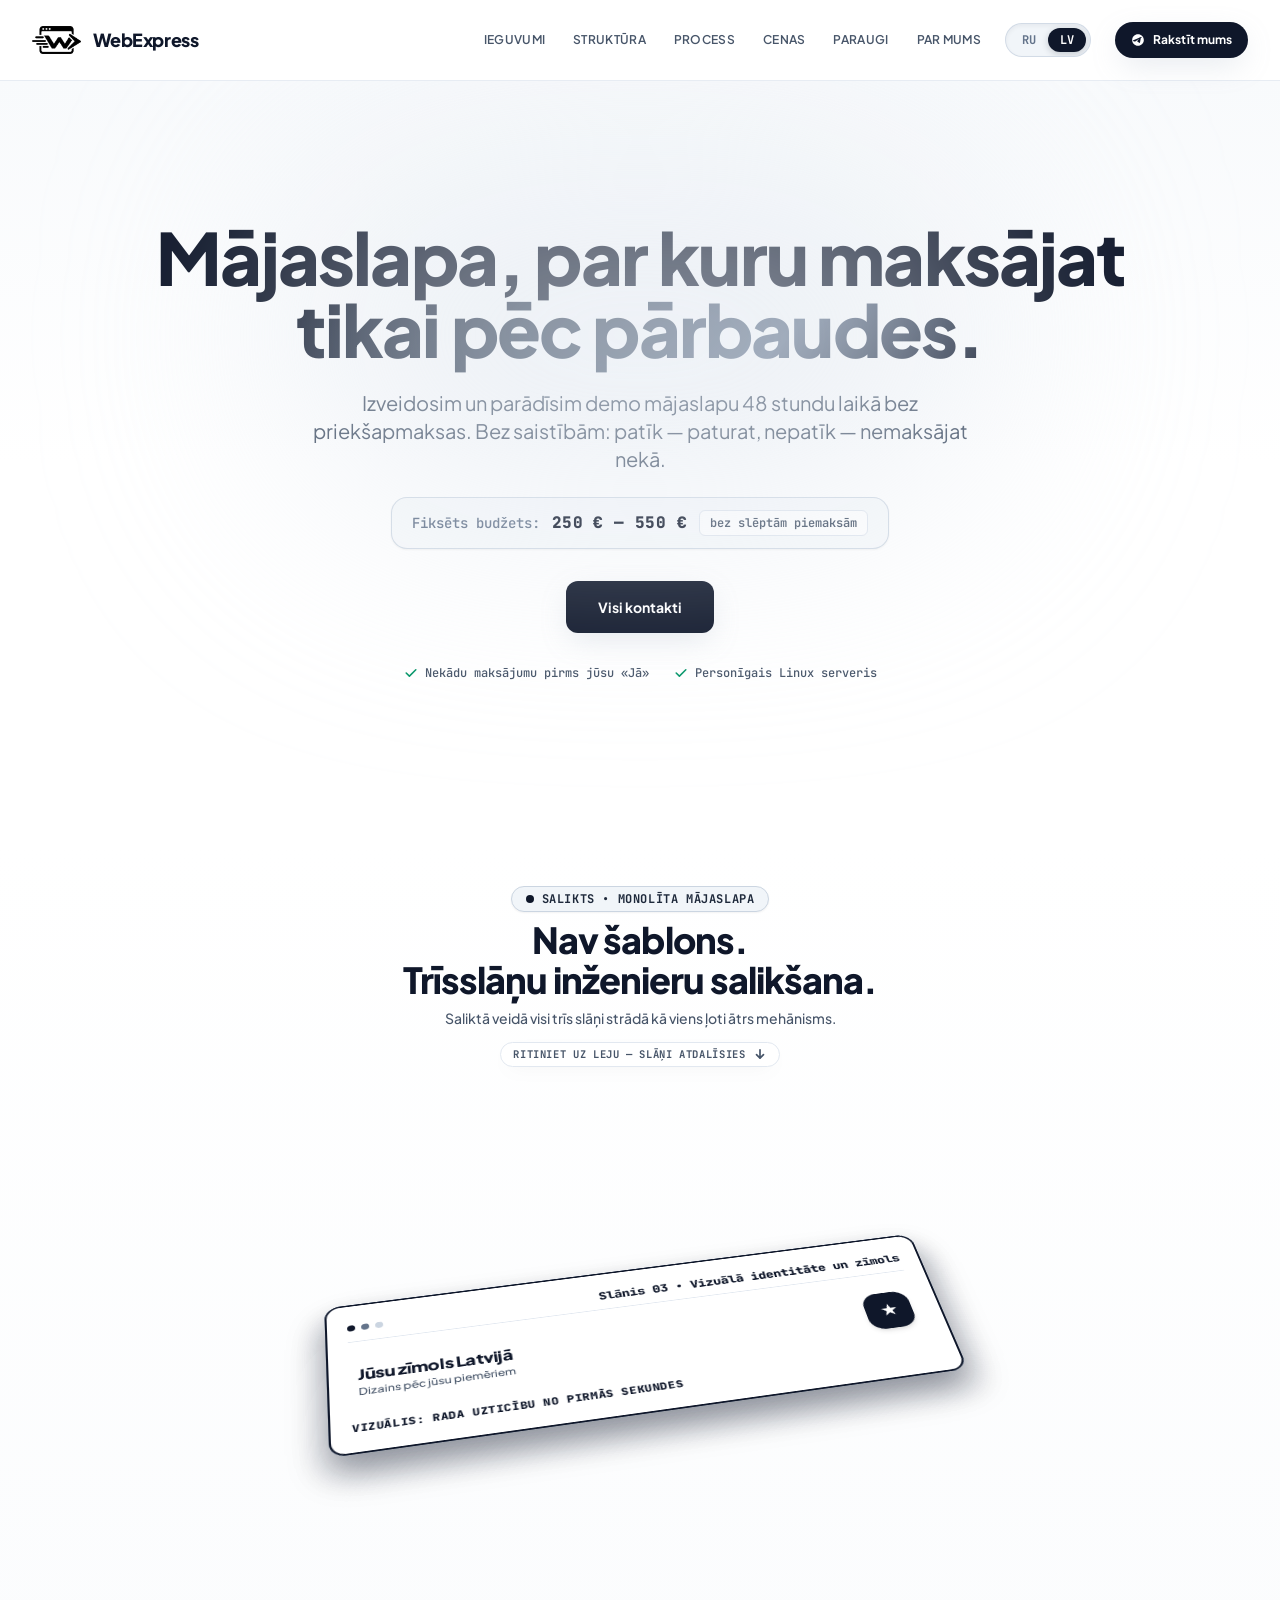
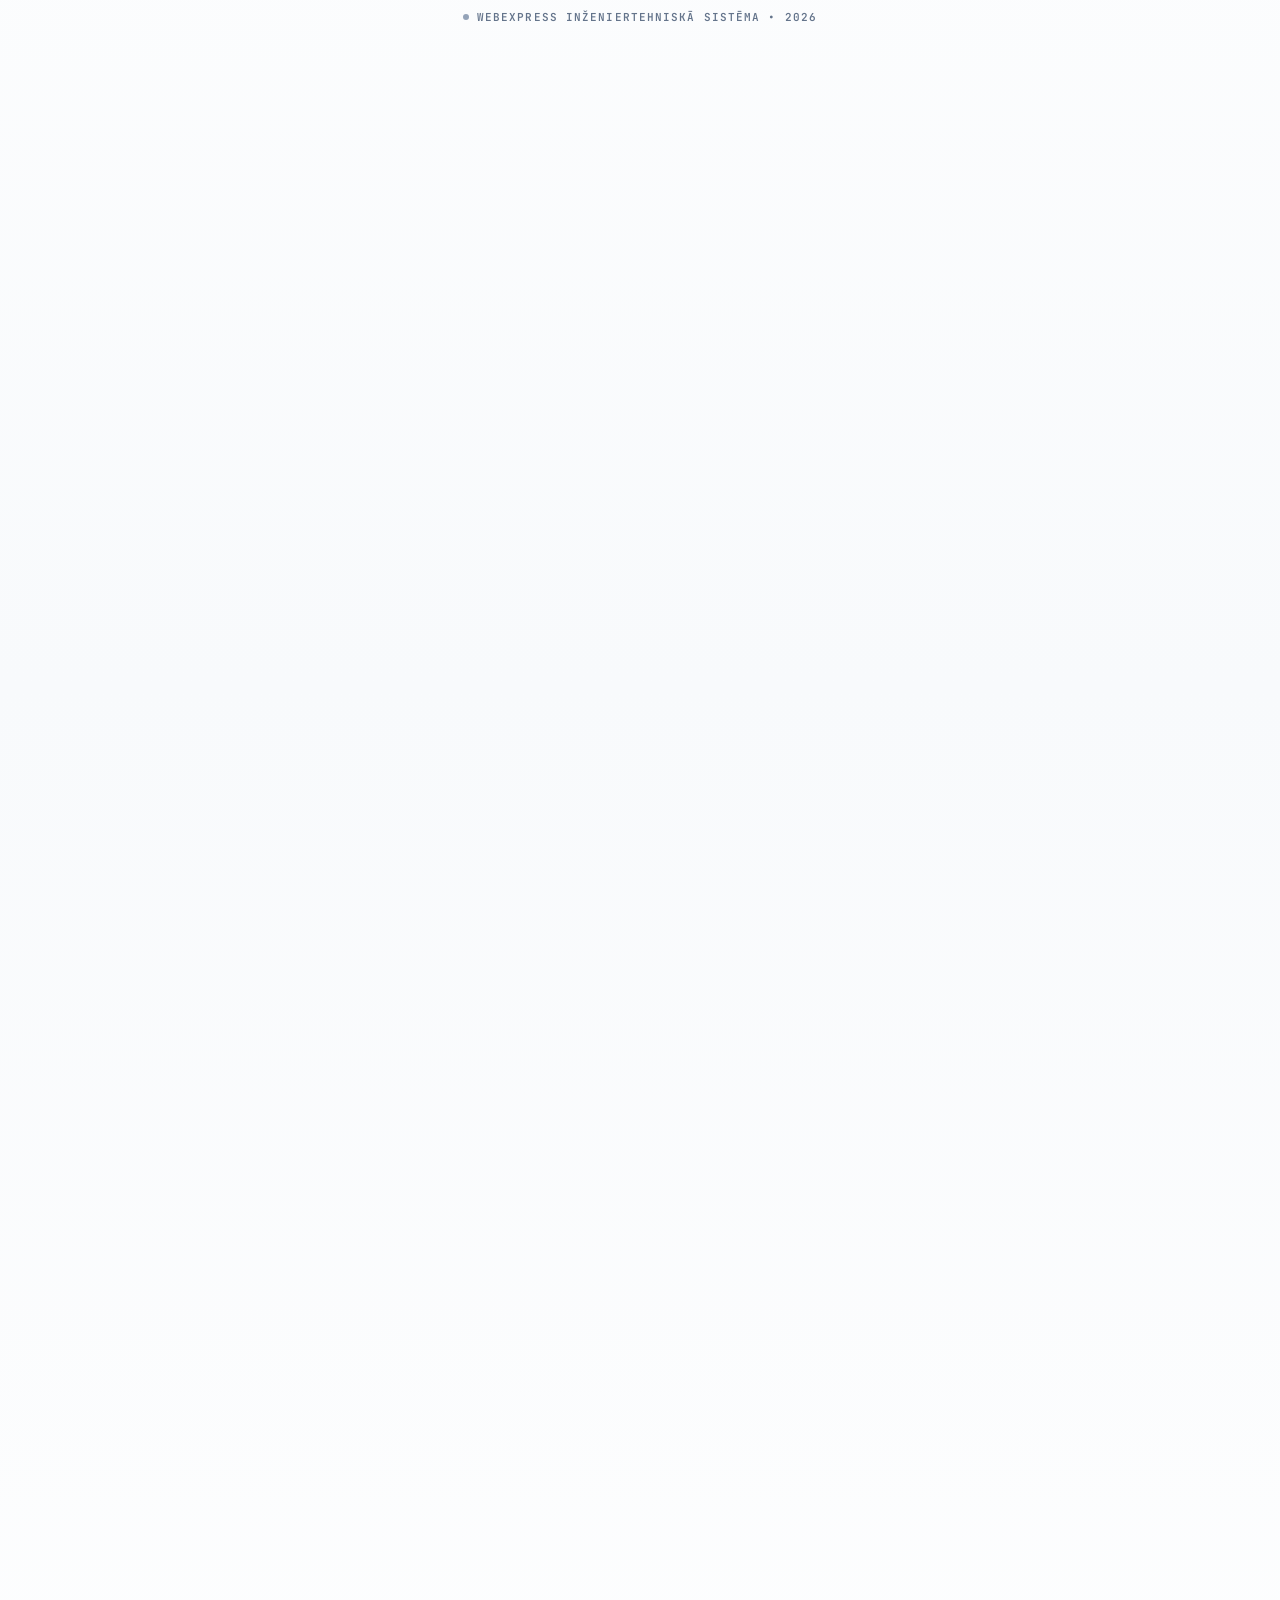
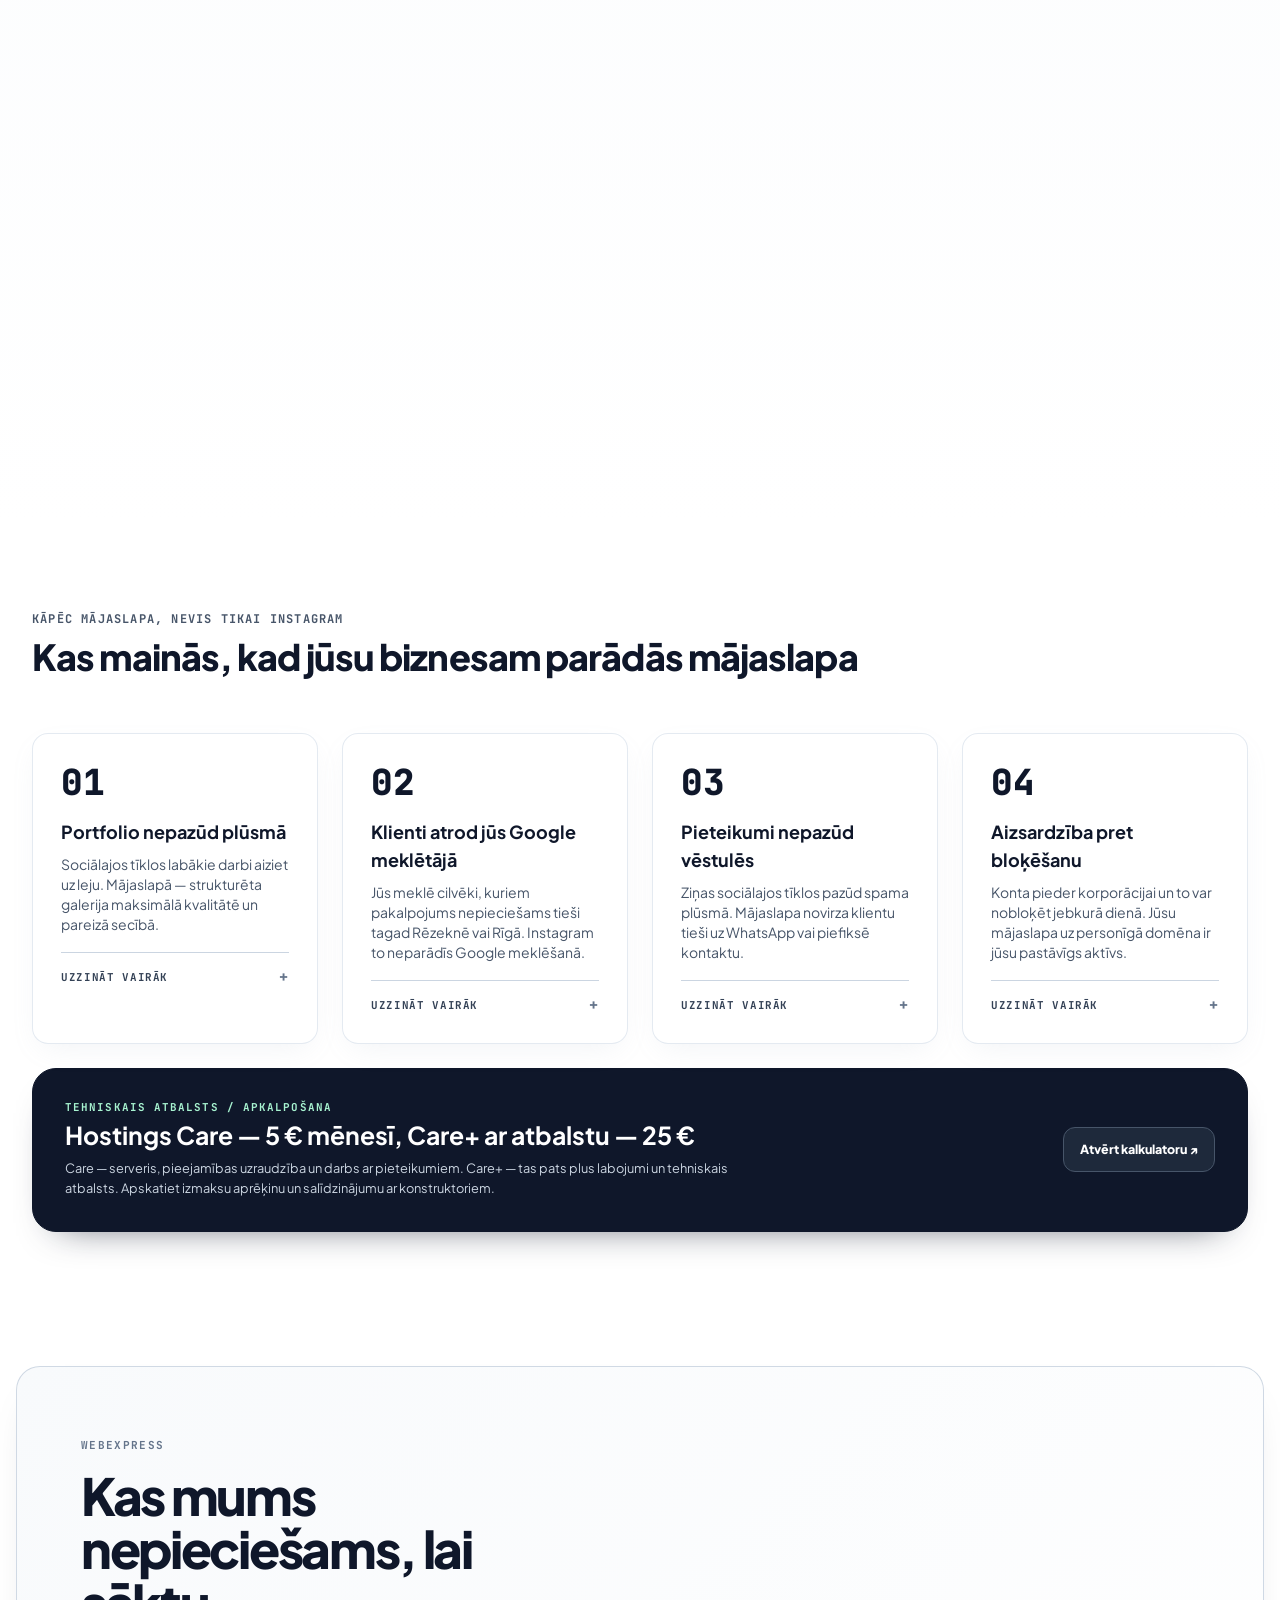
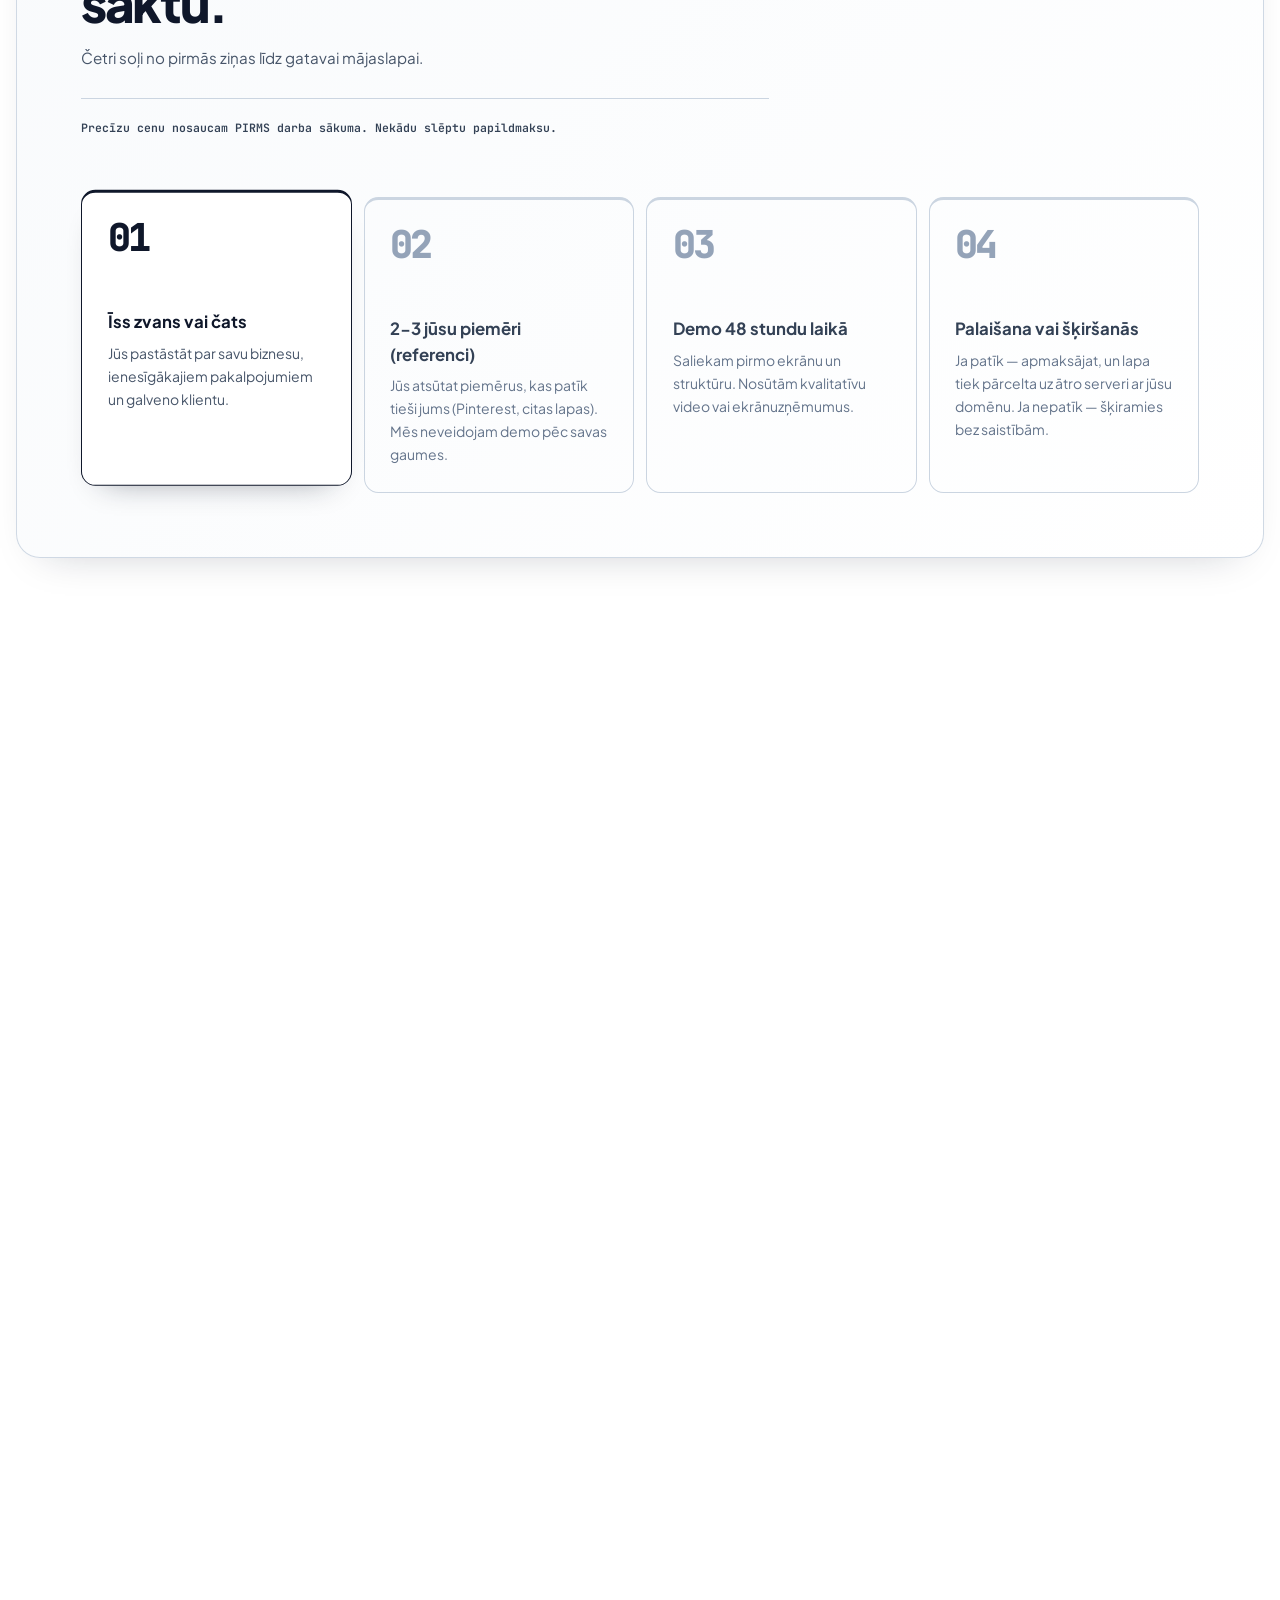
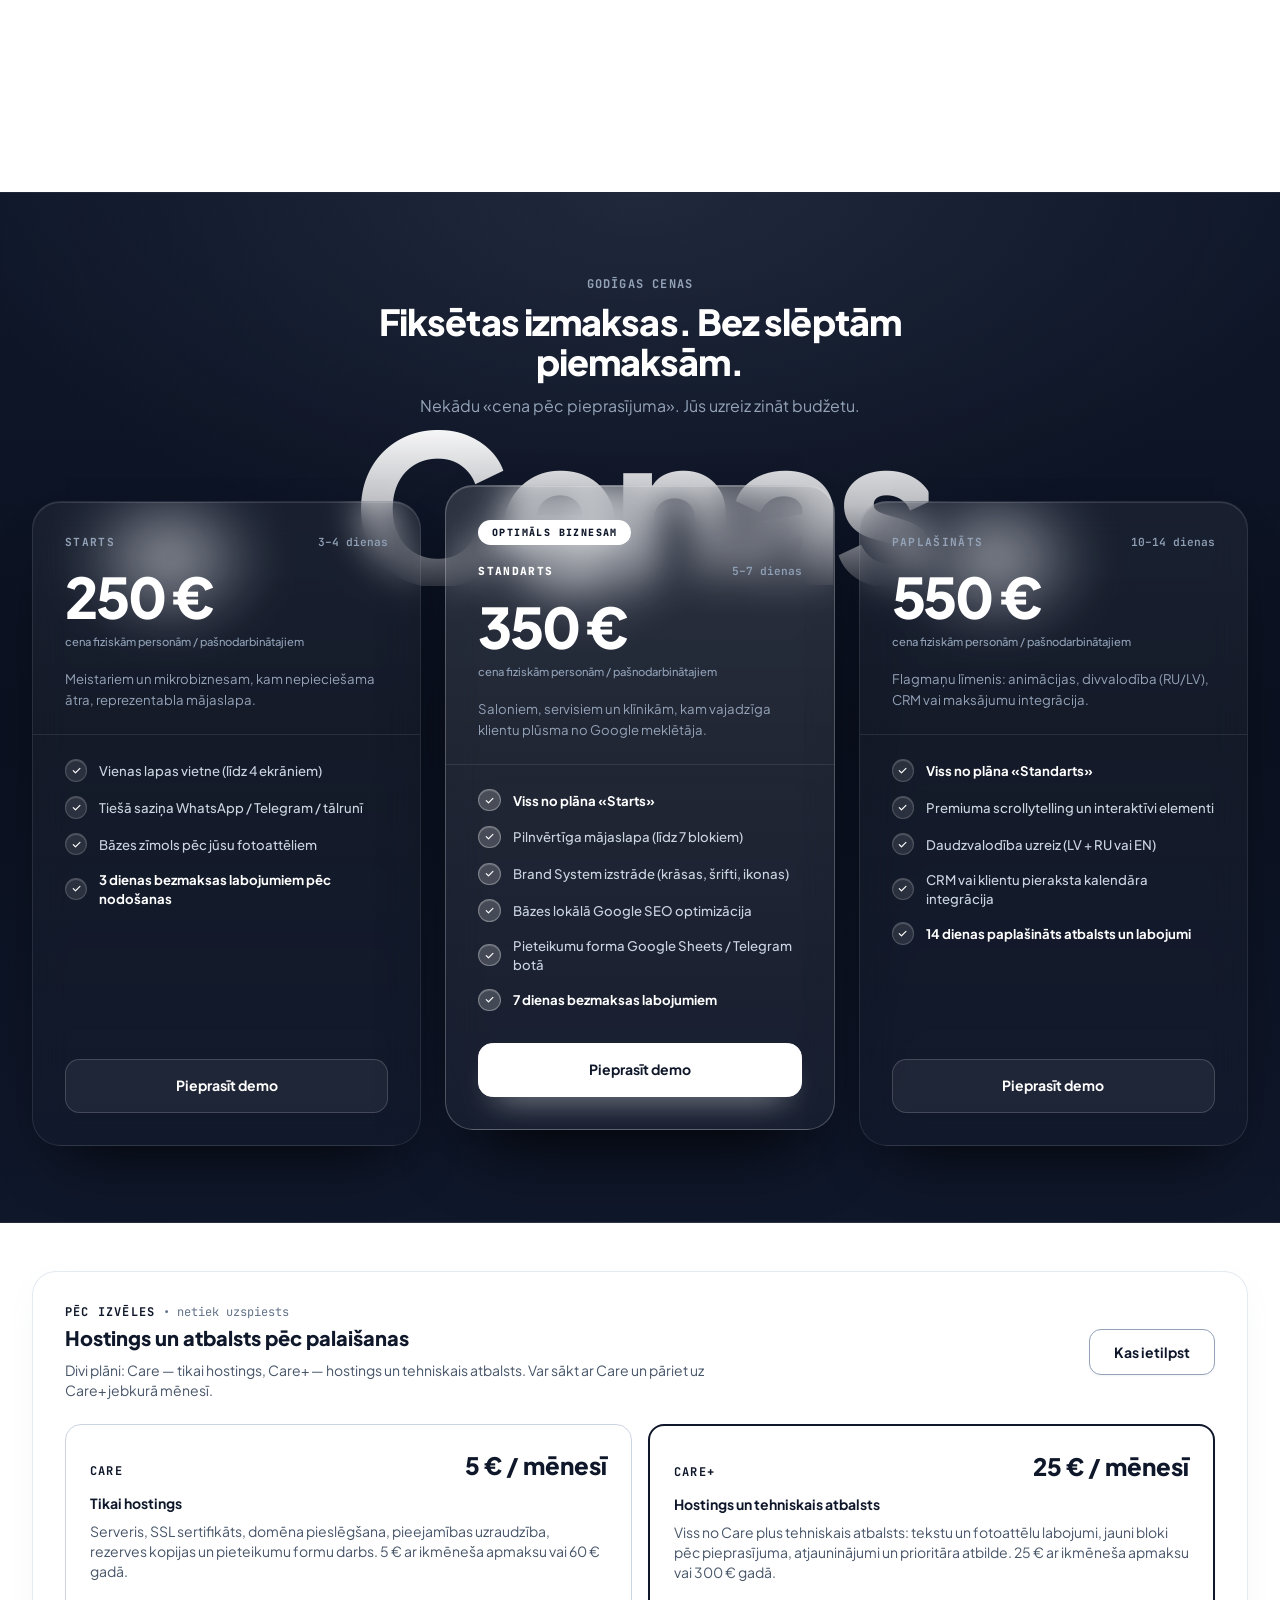
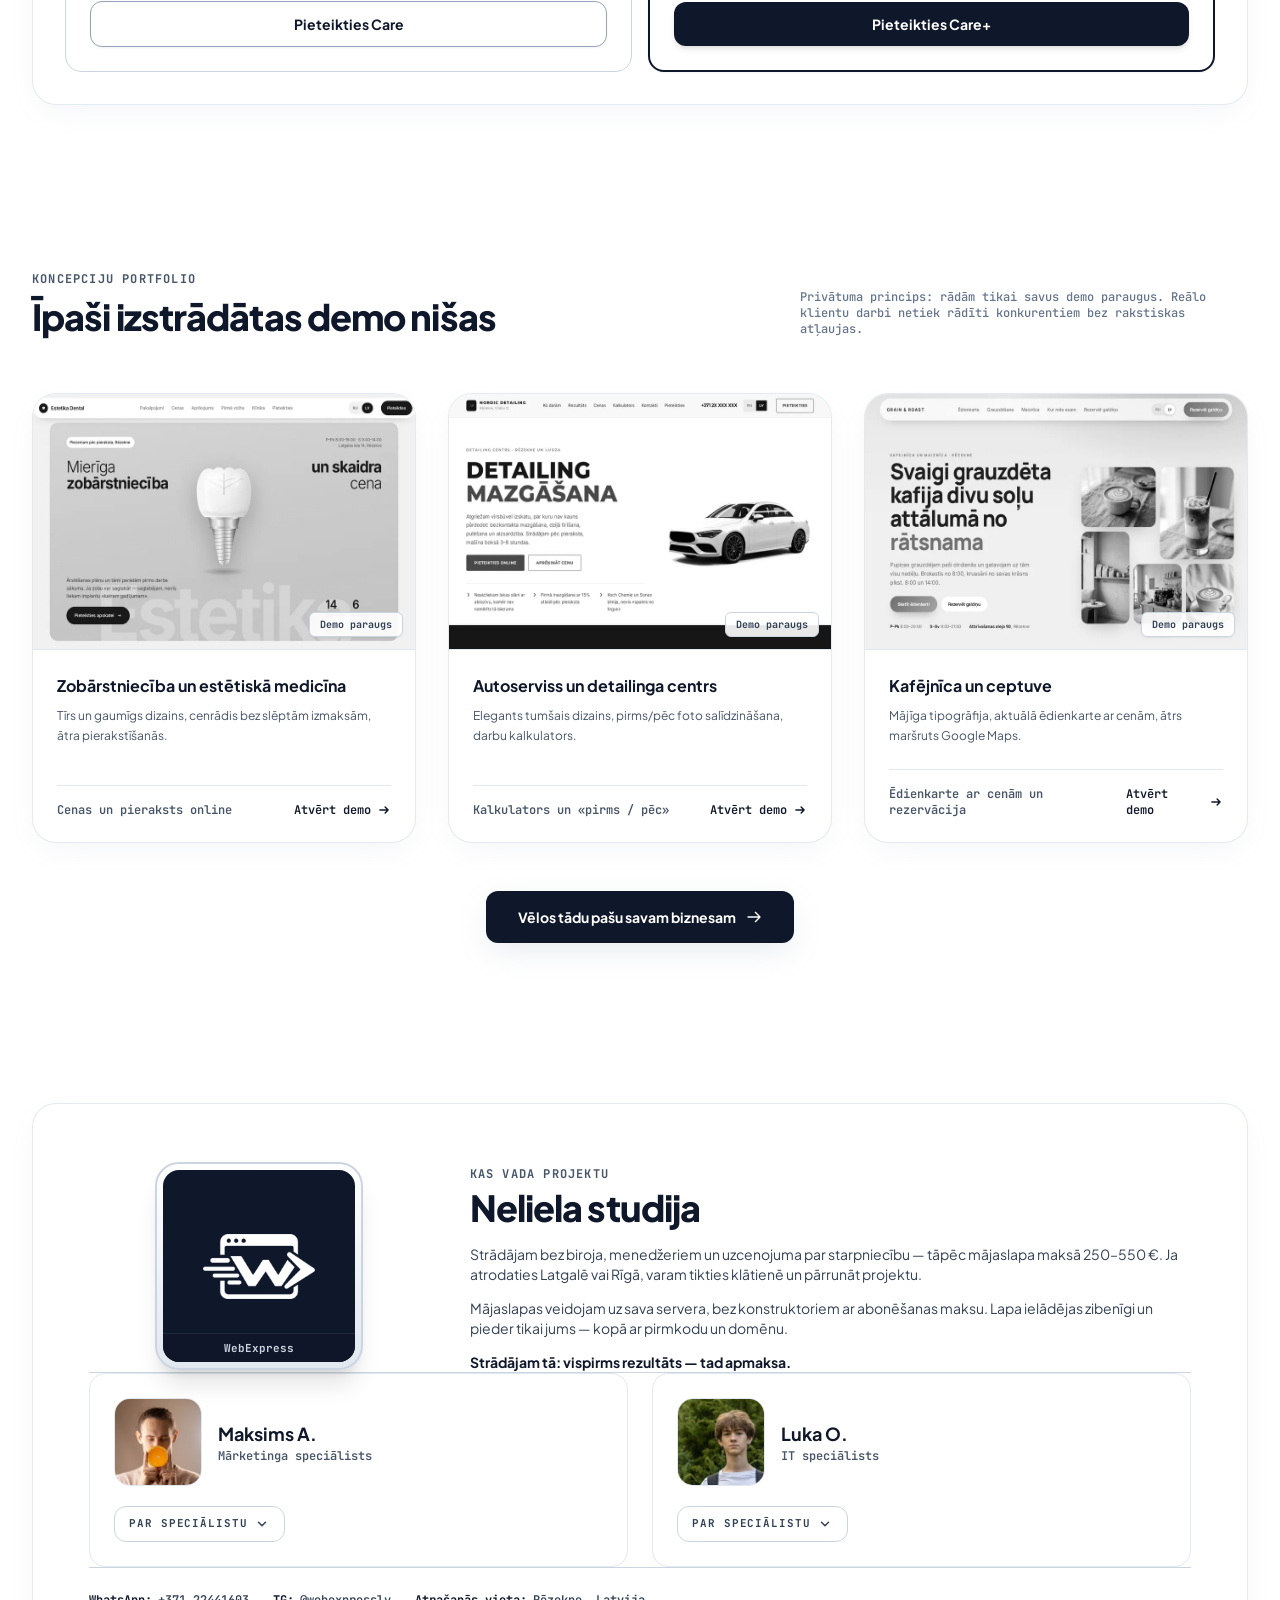
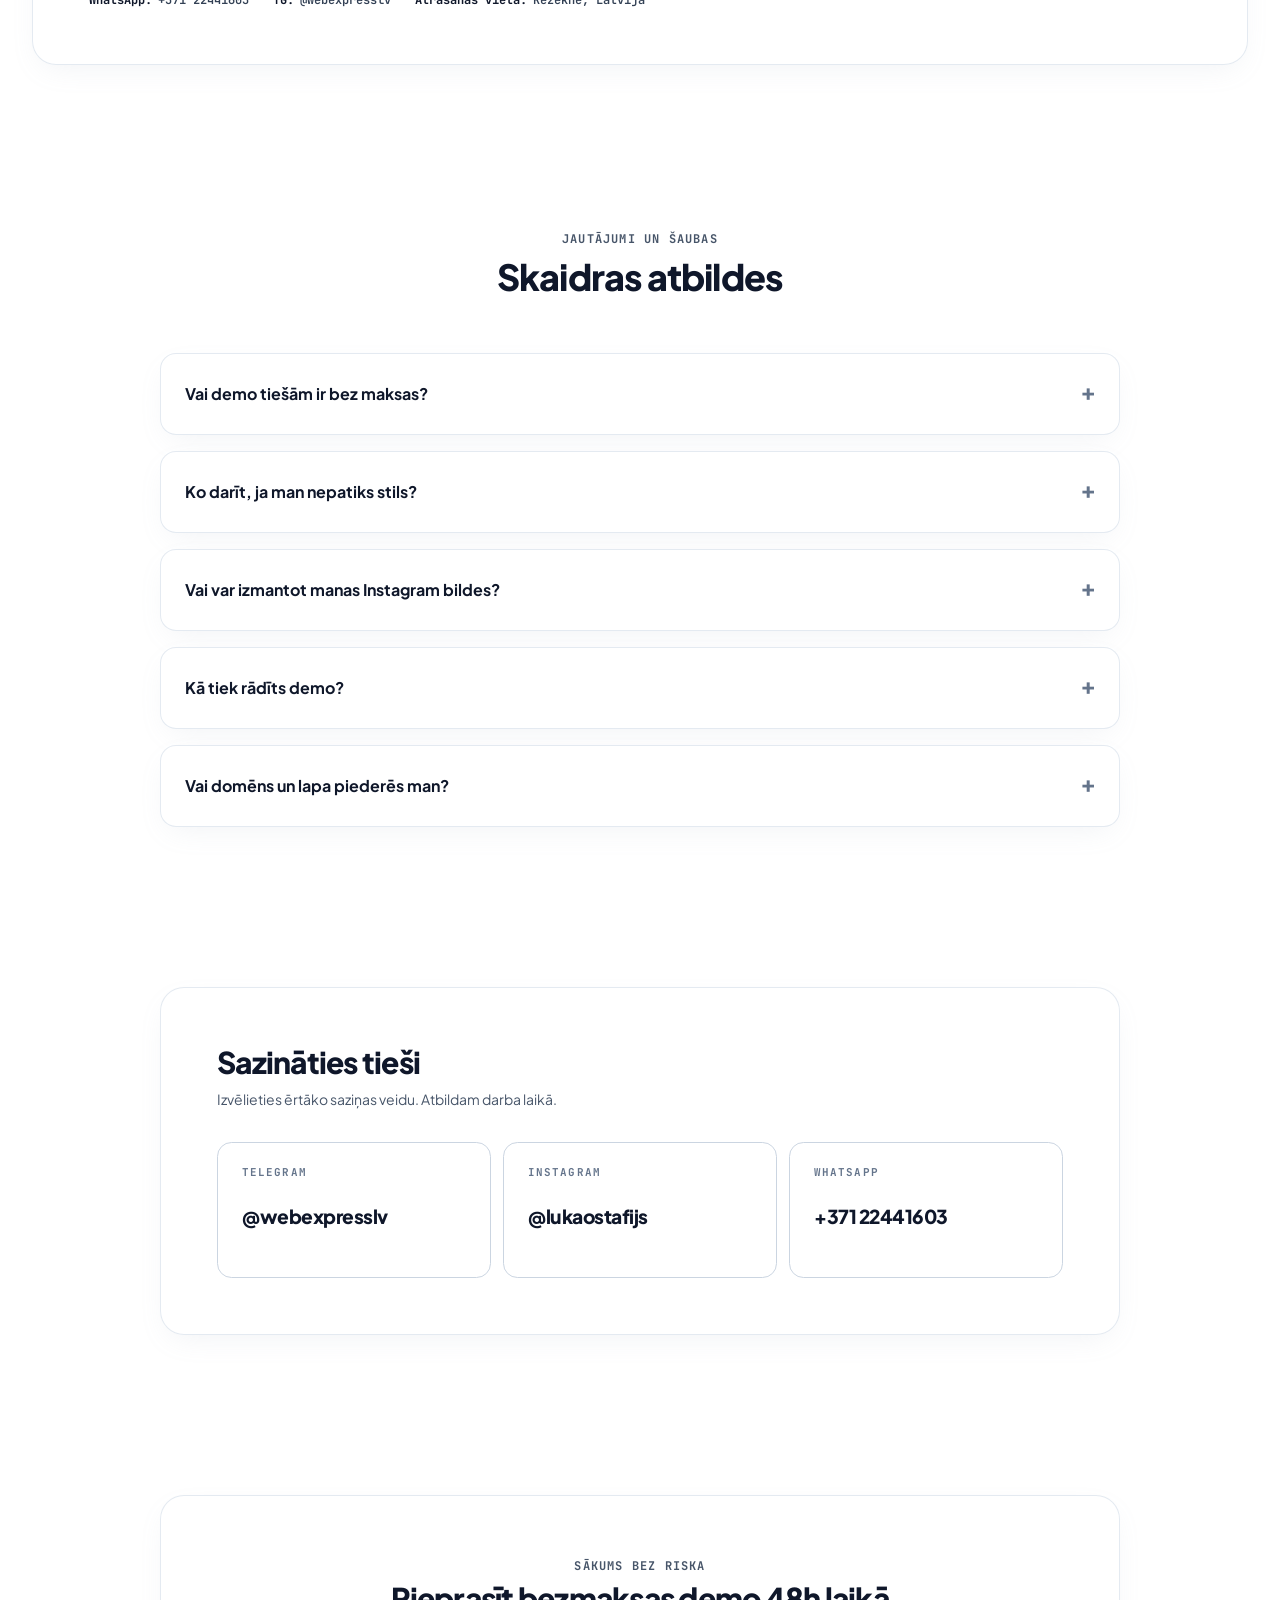
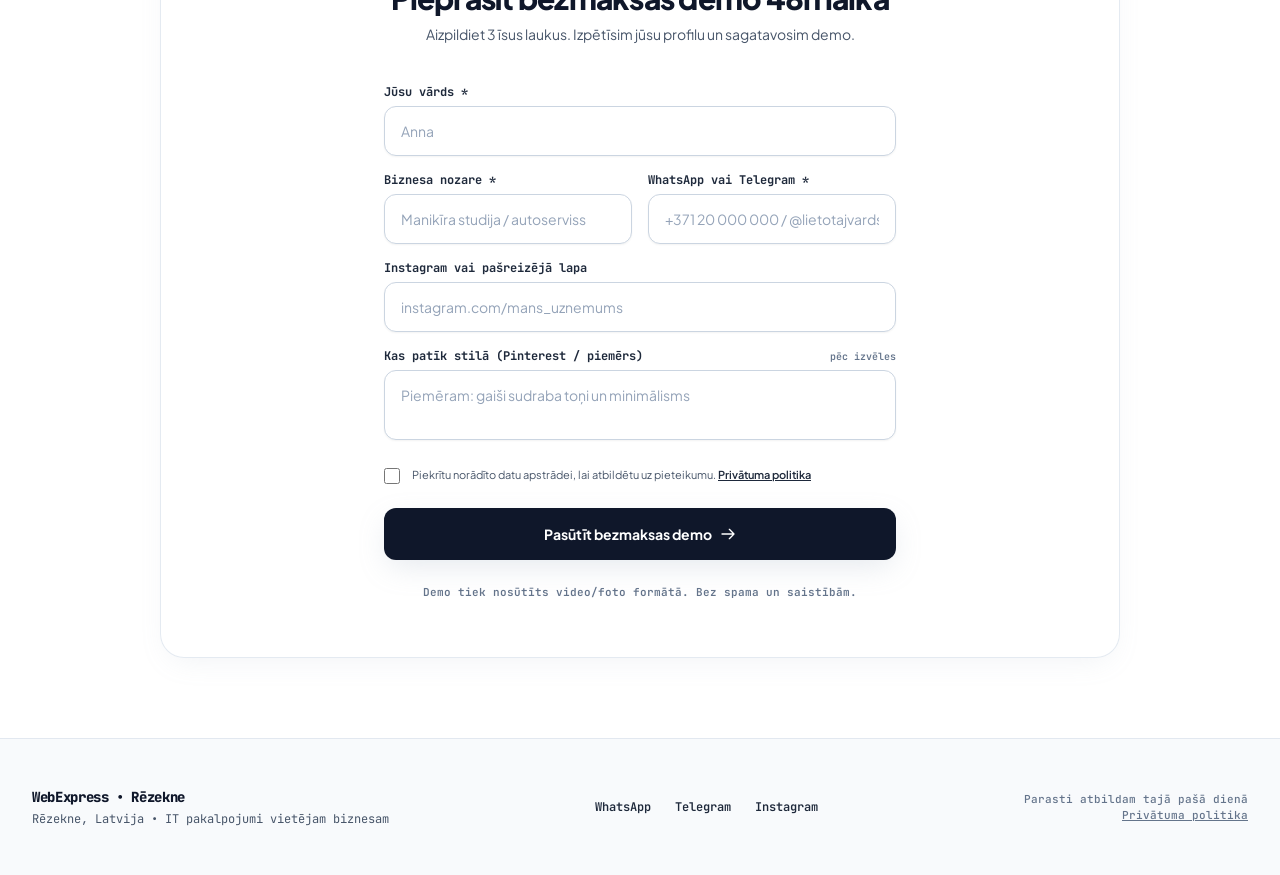
<file: index.html>
<!DOCTYPE html>
<html lang="lv">
<head>
  <meta charset="UTF-8">
  <meta name="viewport" content="width=device-width, initial-scale=1.0">
  <title>WebExpress — Mājaslapas vietējiem uzņēmumiem Latvijā | Rēzekne, Rīga</title>
  <meta name="description" content="Mājaslapas biznesam Latvijā (Rēzekne / Rīga). Demo 48 stundu laikā bez priekšapmaksas. Maksā tikai par rezultātu.">

  <link rel="canonical" href="https://webexpress.lv/">

  <!-- Link preview (WhatsApp / Telegram / Facebook) -->
  <meta property="og:type" content="website">
  <meta property="og:site_name" content="WebExpress">
  <meta property="og:locale" content="lv_LV">
  <meta property="og:locale:alternate" content="ru_RU">
  <meta property="og:title" content="WebExpress — mājaslapas vietējiem uzņēmumiem Latvijā">
  <meta property="og:description" content="Demo vietne 48 stundu laikā bez priekšapmaksas. Maksā tikai tad, kad redzi rezultātu. Rēzekne / Rīga.">
  <meta property="og:url" content="https://webexpress.lv/">
  <!-- Файл og-image.jpg должен быть доступен на основном домене. -->
  <meta property="og:image" content="https://webexpress.lv/og-image.jpg">
  <meta property="og:image:width" content="1200">
  <meta property="og:image:height" content="630">
  <meta name="twitter:card" content="summary_large_image">

  <link rel="icon" type="image/x-icon" href="favicon.ico?v=3">
  <link rel="icon" type="image/png" sizes="256x256" href="webexpress-favicon-v2.png?v=3">
  <link rel="shortcut icon" type="image/x-icon" href="favicon.ico?v=3">
  <link rel="apple-touch-icon" sizes="180x180" href="webexpress-apple-touch-icon.png?v=3">
  
  <!-- Typography via Google Fonts (при недоступности падает на system-ui) -->
  <link rel="preconnect" href="https://fonts.googleapis.com">
  <link rel="preconnect" href="https://fonts.gstatic.com" crossorigin>
  <link href="https://fonts.googleapis.com/css2?family=Plus+Jakarta+Sans:wght@300;400;500;600;700;800&family=JetBrains+Mono:wght@400;500;600;700&display=swap" rel="stylesheet">
  
  <!-- Tailwind: собранный CSS вместо CDN (только используемые классы). -->
  <!-- Пересборка после правки классов:
       npx tailwindcss -c tw.config.js -i in.css -o out.css --minify -->
  <style>*,:after,:before{--tw-border-spacing-x:0;--tw-border-spacing-y:0;--tw-translate-x:0;--tw-translate-y:0;--tw-rotate:0;--tw-skew-x:0;--tw-skew-y:0;--tw-scale-x:1;--tw-scale-y:1;--tw-pan-x: ;--tw-pan-y: ;--tw-pinch-zoom: ;--tw-scroll-snap-strictness:proximity;--tw-gradient-from-position: ;--tw-gradient-via-position: ;--tw-gradient-to-position: ;--tw-ordinal: ;--tw-slashed-zero: ;--tw-numeric-figure: ;--tw-numeric-spacing: ;--tw-numeric-fraction: ;--tw-ring-inset: ;--tw-ring-offset-width:0px;--tw-ring-offset-color:#fff;--tw-ring-color:rgba(59,130,246,.5);--tw-ring-offset-shadow:0 0 #0000;--tw-ring-shadow:0 0 #0000;--tw-shadow:0 0 #0000;--tw-shadow-colored:0 0 #0000;--tw-blur: ;--tw-brightness: ;--tw-contrast: ;--tw-grayscale: ;--tw-hue-rotate: ;--tw-invert: ;--tw-saturate: ;--tw-sepia: ;--tw-drop-shadow: ;--tw-backdrop-blur: ;--tw-backdrop-brightness: ;--tw-backdrop-contrast: ;--tw-backdrop-grayscale: ;--tw-backdrop-hue-rotate: ;--tw-backdrop-invert: ;--tw-backdrop-opacity: ;--tw-backdrop-saturate: ;--tw-backdrop-sepia: ;--tw-contain-size: ;--tw-contain-layout: ;--tw-contain-paint: ;--tw-contain-style: }::backdrop{--tw-border-spacing-x:0;--tw-border-spacing-y:0;--tw-translate-x:0;--tw-translate-y:0;--tw-rotate:0;--tw-skew-x:0;--tw-skew-y:0;--tw-scale-x:1;--tw-scale-y:1;--tw-pan-x: ;--tw-pan-y: ;--tw-pinch-zoom: ;--tw-scroll-snap-strictness:proximity;--tw-gradient-from-position: ;--tw-gradient-via-position: ;--tw-gradient-to-position: ;--tw-ordinal: ;--tw-slashed-zero: ;--tw-numeric-figure: ;--tw-numeric-spacing: ;--tw-numeric-fraction: ;--tw-ring-inset: ;--tw-ring-offset-width:0px;--tw-ring-offset-color:#fff;--tw-ring-color:rgba(59,130,246,.5);--tw-ring-offset-shadow:0 0 #0000;--tw-ring-shadow:0 0 #0000;--tw-shadow:0 0 #0000;--tw-shadow-colored:0 0 #0000;--tw-blur: ;--tw-brightness: ;--tw-contrast: ;--tw-grayscale: ;--tw-hue-rotate: ;--tw-invert: ;--tw-saturate: ;--tw-sepia: ;--tw-drop-shadow: ;--tw-backdrop-blur: ;--tw-backdrop-brightness: ;--tw-backdrop-contrast: ;--tw-backdrop-grayscale: ;--tw-backdrop-hue-rotate: ;--tw-backdrop-invert: ;--tw-backdrop-opacity: ;--tw-backdrop-saturate: ;--tw-backdrop-sepia: ;--tw-contain-size: ;--tw-contain-layout: ;--tw-contain-paint: ;--tw-contain-style: }/*! tailwindcss v3.4.19 | MIT License | https://tailwindcss.com*/*,:after,:before{box-sizing:border-box;border:0 solid #e5e7eb}:after,:before{--tw-content:""}:host,html{line-height:1.5;-webkit-text-size-adjust:100%;-moz-tab-size:4;-o-tab-size:4;tab-size:4;font-family:Plus Jakarta Sans,system-ui,sans-serif;font-feature-settings:normal;font-variation-settings:normal;-webkit-tap-highlight-color:transparent}body{margin:0;line-height:inherit}hr{height:0;color:inherit;border-top-width:1px}abbr:where([title]){-webkit-text-decoration:underline dotted;text-decoration:underline dotted}h1,h2,h3,h4,h5,h6{font-size:inherit;font-weight:inherit}a{color:inherit;text-decoration:inherit}b,strong{font-weight:bolder}code,kbd,pre,samp{font-family:JetBrains Mono,monospace;font-feature-settings:normal;font-variation-settings:normal;font-size:1em}small{font-size:80%}sub,sup{font-size:75%;line-height:0;position:relative;vertical-align:baseline}sub{bottom:-.25em}sup{top:-.5em}table{text-indent:0;border-color:inherit;border-collapse:collapse}button,input,optgroup,select,textarea{font-family:inherit;font-feature-settings:inherit;font-variation-settings:inherit;font-size:100%;font-weight:inherit;line-height:inherit;letter-spacing:inherit;color:inherit;margin:0;padding:0}button,select{text-transform:none}button,input:where([type=button]),input:where([type=reset]),input:where([type=submit]){-webkit-appearance:button;background-color:transparent;background-image:none}:-moz-focusring{outline:auto}:-moz-ui-invalid{box-shadow:none}progress{vertical-align:baseline}::-webkit-inner-spin-button,::-webkit-outer-spin-button{height:auto}[type=search]{-webkit-appearance:textfield;outline-offset:-2px}::-webkit-search-decoration{-webkit-appearance:none}::-webkit-file-upload-button{-webkit-appearance:button;font:inherit}summary{display:list-item}blockquote,dd,dl,figure,h1,h2,h3,h4,h5,h6,hr,p,pre{margin:0}fieldset{margin:0}fieldset,legend{padding:0}menu,ol,ul{list-style:none;margin:0;padding:0}dialog{padding:0}textarea{resize:vertical}input::-moz-placeholder,textarea::-moz-placeholder{opacity:1;color:#9ca3af}input::placeholder,textarea::placeholder{opacity:1;color:#9ca3af}[role=button],button{cursor:pointer}:disabled{cursor:default}audio,canvas,embed,iframe,img,object,svg,video{display:block;vertical-align:middle}img,video{max-width:100%;height:auto}[hidden]:where(:not([hidden=until-found])){display:none}.pointer-events-none{pointer-events:none}.visible{visibility:visible}.fixed{position:fixed}.absolute{position:absolute}.relative{position:relative}.sticky{position:sticky}.inset-0{inset:0}.inset-x-0{left:0;right:0}.-top-3\.5{top:-.875rem}.bottom-0{bottom:0}.bottom-3{bottom:.75rem}.left-0{left:0}.left-1\/2{left:50%}.right-0{right:0}.right-3{right:.75rem}.top-0{top:0}.top-1\/3{top:33.333333%}.z-20{z-index:20}.z-30{z-index:30}.z-50{z-index:50}.z-\[60\]{z-index:60}.mx-auto{margin-left:auto;margin-right:auto}.my-auto{margin-top:auto;margin-bottom:auto}.mb-1{margin-bottom:.25rem}.mb-1\.5{margin-bottom:.375rem}.mb-10{margin-bottom:2.5rem}.mb-12{margin-bottom:3rem}.mb-14{margin-bottom:3.5rem}.mb-2{margin-bottom:.5rem}.mb-3{margin-bottom:.75rem}.mb-4{margin-bottom:1rem}.mb-6{margin-bottom:1.5rem}.mb-8{margin-bottom:2rem}.mt-0\.5{margin-top:.125rem}.mt-1{margin-top:.25rem}.mt-12{margin-top:3rem}.mt-2{margin-top:.5rem}.mt-3{margin-top:.75rem}.mt-4{margin-top:1rem}.mt-5{margin-top:1.25rem}.mt-6{margin-top:1.5rem}.mt-8{margin-top:2rem}.block{display:block}.inline-block{display:inline-block}.flex{display:flex}.inline-flex{display:inline-flex}.grid{display:grid}.hidden{display:none}.h-1\.5{height:.375rem}.h-10{height:2.5rem}.h-12{height:3rem}.h-16{height:4rem}.h-2{height:.5rem}.h-3\.5{height:.875rem}.h-4{height:1rem}.h-44{height:11rem}.h-5{height:1.25rem}.h-6{height:1.5rem}.h-64{height:16rem}.h-7{height:1.75rem}.h-8{height:2rem}.h-\[1\.5px\]{height:1.5px}.h-\[160px\]{height:160px}.h-\[320vh\]{height:320vh}.h-\[350px\]{height:350px}.h-auto{height:auto}.h-full{height:100%}.h-screen{height:100vh}.max-h-\[62vh\]{max-height:62vh}.max-h-\[85vh\]{max-height:85vh}.min-h-\[85vh\]{min-height:85vh}.min-h-screen{min-height:100vh}.w-1\.5{width:.375rem}.w-10{width:2.5rem}.w-12{width:3rem}.w-2{width:.5rem}.w-24{width:6rem}.w-3{width:.75rem}.w-3\.5{width:.875rem}.w-4{width:1rem}.w-44{width:11rem}.w-5{width:1.25rem}.w-52{width:13rem}.w-7{width:1.75rem}.w-8{width:2rem}.w-\[450px\]{width:450px}.w-\[94vw\]{width:94vw}.w-auto{width:auto}.w-full{width:100%}.min-w-0{min-width:0}.min-w-\[32px\]{min-width:32px}.max-w-2xl{max-width:42rem}.max-w-3xl{max-width:48rem}.max-w-5xl{max-width:64rem}.max-w-7xl{max-width:80rem}.max-w-lg{max-width:32rem}.max-w-md{max-width:28rem}.max-w-xl{max-width:36rem}.flex-1{flex:1 1 0%}.shrink-0{flex-shrink:0}.-translate-x-1\/2{--tw-translate-x:-50%}.-translate-x-1\/2,.-translate-y-1\/2{transform:translate(var(--tw-translate-x),var(--tw-translate-y)) rotate(var(--tw-rotate)) skewX(var(--tw-skew-x)) skewY(var(--tw-skew-y)) scaleX(var(--tw-scale-x)) scaleY(var(--tw-scale-y))}.-translate-y-1\/2{--tw-translate-y:-50%}.scale-125{--tw-scale-x:1.25;--tw-scale-y:1.25}.scale-125,.transform{transform:translate(var(--tw-translate-x),var(--tw-translate-y)) rotate(var(--tw-rotate)) skewX(var(--tw-skew-x)) skewY(var(--tw-skew-y)) scaleX(var(--tw-scale-x)) scaleY(var(--tw-scale-y))}@keyframes pulse{50%{opacity:.5}}.animate-pulse{animation:pulse 2s cubic-bezier(.4,0,.6,1) infinite}.cursor-pointer{cursor:pointer}.select-none{-webkit-user-select:none;-moz-user-select:none;user-select:none}.resize-none{resize:none}.list-none{list-style-type:none}.grid-cols-1{grid-template-columns:repeat(1,minmax(0,1fr))}.grid-cols-3{grid-template-columns:repeat(3,minmax(0,1fr))}.flex-col{flex-direction:column}.flex-wrap{flex-wrap:wrap}.items-start{align-items:flex-start}.items-center{align-items:center}.items-baseline{align-items:baseline}.items-stretch{align-items:stretch}.justify-center{justify-content:center}.justify-between{justify-content:space-between}.gap-1{gap:.25rem}.gap-1\.5{gap:.375rem}.gap-10{gap:2.5rem}.gap-2{gap:.5rem}.gap-2\.5{gap:.625rem}.gap-3{gap:.75rem}.gap-3\.5{gap:.875rem}.gap-4{gap:1rem}.gap-6{gap:1.5rem}.gap-7{gap:1.75rem}.gap-8{gap:2rem}.gap-x-6{-moz-column-gap:1.5rem;column-gap:1.5rem}.gap-y-2{row-gap:.5rem}.space-y-1>:not([hidden])~:not([hidden]){--tw-space-y-reverse:0;margin-top:calc(.25rem*(1 - var(--tw-space-y-reverse)));margin-bottom:calc(.25rem*var(--tw-space-y-reverse))}.space-y-1\.5>:not([hidden])~:not([hidden]){--tw-space-y-reverse:0;margin-top:calc(.375rem*(1 - var(--tw-space-y-reverse)));margin-bottom:calc(.375rem*var(--tw-space-y-reverse))}.space-y-3>:not([hidden])~:not([hidden]){--tw-space-y-reverse:0;margin-top:calc(.75rem*(1 - var(--tw-space-y-reverse)));margin-bottom:calc(.75rem*var(--tw-space-y-reverse))}.space-y-3\.5>:not([hidden])~:not([hidden]){--tw-space-y-reverse:0;margin-top:calc(.875rem*(1 - var(--tw-space-y-reverse)));margin-bottom:calc(.875rem*var(--tw-space-y-reverse))}.space-y-4>:not([hidden])~:not([hidden]){--tw-space-y-reverse:0;margin-top:calc(1rem*(1 - var(--tw-space-y-reverse)));margin-bottom:calc(1rem*var(--tw-space-y-reverse))}.overflow-hidden{overflow:hidden}.overflow-y-auto{overflow-y:auto}.scroll-smooth{scroll-behavior:smooth}.truncate{overflow:hidden;text-overflow:ellipsis;white-space:nowrap}.rounded{border-radius:.25rem}.rounded-2xl{border-radius:1rem}.rounded-3xl{border-radius:1.5rem}.rounded-full{border-radius:9999px}.rounded-lg{border-radius:.5rem}.rounded-md{border-radius:.375rem}.rounded-xl{border-radius:.75rem}.rounded-t-2xl{border-top-left-radius:1rem;border-top-right-radius:1rem}.border{border-width:1px}.border-2{border-width:2px}.border-x{border-left-width:1px;border-right-width:1px}.border-b{border-bottom-width:1px}.border-t{border-top-width:1px}.border-t-2{border-top-width:2px}.border-amber-200{--tw-border-opacity:1;border-color:rgb(253 230 138/var(--tw-border-opacity,1))}.border-emerald-300{--tw-border-opacity:1;border-color:rgb(110 231 183/var(--tw-border-opacity,1))}.border-emerald-400{--tw-border-opacity:1;border-color:rgb(52 211 153/var(--tw-border-opacity,1))}.border-red-300{--tw-border-opacity:1;border-color:rgb(252 165 165/var(--tw-border-opacity,1))}.border-silver-100{--tw-border-opacity:1;border-color:rgb(241 245 249/var(--tw-border-opacity,1))}.border-silver-200{--tw-border-opacity:1;border-color:rgb(226 232 240/var(--tw-border-opacity,1))}.border-silver-200\/80{border-color:rgba(226,232,240,.8)}.border-silver-300{--tw-border-opacity:1;border-color:rgb(203 213 225/var(--tw-border-opacity,1))}.border-silver-300\/80{border-color:rgba(203,213,225,.8)}.border-silver-400{--tw-border-opacity:1;border-color:rgb(148 163 184/var(--tw-border-opacity,1))}.border-silver-800{--tw-border-opacity:1;border-color:rgb(30 41 59/var(--tw-border-opacity,1))}.border-silver-900{--tw-border-opacity:1;border-color:rgb(15 23 42/var(--tw-border-opacity,1))}.border-slate-700{--tw-border-opacity:1;border-color:rgb(51 65 85/var(--tw-border-opacity,1))}.bg-amber-50{--tw-bg-opacity:1;background-color:rgb(255 251 235/var(--tw-bg-opacity,1))}.bg-amber-500{--tw-bg-opacity:1;background-color:rgb(245 158 11/var(--tw-bg-opacity,1))}.bg-amber-900{--tw-bg-opacity:1;background-color:rgb(120 53 15/var(--tw-bg-opacity,1))}.bg-cyan-400{--tw-bg-opacity:1;background-color:rgb(34 211 238/var(--tw-bg-opacity,1))}.bg-emerald-100{--tw-bg-opacity:1;background-color:rgb(209 250 229/var(--tw-bg-opacity,1))}.bg-emerald-50{--tw-bg-opacity:1;background-color:rgb(236 253 245/var(--tw-bg-opacity,1))}.bg-emerald-500{--tw-bg-opacity:1;background-color:rgb(16 185 129/var(--tw-bg-opacity,1))}.bg-red-50{--tw-bg-opacity:1;background-color:rgb(254 242 242/var(--tw-bg-opacity,1))}.bg-silver-100{--tw-bg-opacity:1;background-color:rgb(241 245 249/var(--tw-bg-opacity,1))}.bg-silver-200{--tw-bg-opacity:1;background-color:rgb(226 232 240/var(--tw-bg-opacity,1))}.bg-silver-200\/60{background-color:rgba(226,232,240,.6)}.bg-silver-300{--tw-bg-opacity:1;background-color:rgb(203 213 225/var(--tw-bg-opacity,1))}.bg-silver-400{--tw-bg-opacity:1;background-color:rgb(148 163 184/var(--tw-bg-opacity,1))}.bg-silver-50{--tw-bg-opacity:1;background-color:rgb(248 250 252/var(--tw-bg-opacity,1))}.bg-silver-500{--tw-bg-opacity:1;background-color:rgb(100 116 139/var(--tw-bg-opacity,1))}.bg-silver-900{--tw-bg-opacity:1;background-color:rgb(15 23 42/var(--tw-bg-opacity,1))}.bg-silver-900\/60{background-color:rgba(15,23,42,.6)}.bg-silver-900\/95{background-color:rgba(15,23,42,.95)}.bg-slate-50{--tw-bg-opacity:1;background-color:rgb(248 250 252/var(--tw-bg-opacity,1))}.bg-slate-50\/60{background-color:rgba(248,250,252,.6)}.bg-slate-50\/70{background-color:rgba(248,250,252,.7)}.bg-slate-50\/80{background-color:rgba(248,250,252,.8)}.bg-slate-800{--tw-bg-opacity:1;background-color:rgb(30 41 59/var(--tw-bg-opacity,1))}.bg-slate-900{--tw-bg-opacity:1;background-color:rgb(15 23 42/var(--tw-bg-opacity,1))}.bg-white{--tw-bg-opacity:1;background-color:rgb(255 255 255/var(--tw-bg-opacity,1))}.bg-white\/85{background-color:hsla(0,0%,100%,.85)}.bg-white\/90{background-color:hsla(0,0%,100%,.9)}.bg-white\/95{background-color:hsla(0,0%,100%,.95)}.bg-gradient-to-b{background-image:linear-gradient(to bottom,var(--tw-gradient-stops))}.from-silver-100{--tw-gradient-from:#f1f5f9 var(--tw-gradient-from-position);--tw-gradient-to:rgba(241,245,249,0) var(--tw-gradient-to-position);--tw-gradient-stops:var(--tw-gradient-from),var(--tw-gradient-to)}.from-slate-50{--tw-gradient-from:#f8fafc var(--tw-gradient-from-position);--tw-gradient-to:rgba(248,250,252,0) var(--tw-gradient-to-position);--tw-gradient-stops:var(--tw-gradient-from),var(--tw-gradient-to)}.from-white{--tw-gradient-from:#fff var(--tw-gradient-from-position);--tw-gradient-to:hsla(0,0%,100%,0) var(--tw-gradient-to-position);--tw-gradient-stops:var(--tw-gradient-from),var(--tw-gradient-to)}.via-slate-50{--tw-gradient-to:rgba(248,250,252,0) var(--tw-gradient-to-position);--tw-gradient-stops:var(--tw-gradient-from),#f8fafc var(--tw-gradient-via-position),var(--tw-gradient-to)}.via-white{--tw-gradient-to:hsla(0,0%,100%,0) var(--tw-gradient-to-position);--tw-gradient-stops:var(--tw-gradient-from),#fff var(--tw-gradient-via-position),var(--tw-gradient-to)}.to-silver-200{--tw-gradient-to:#e2e8f0 var(--tw-gradient-to-position)}.to-white{--tw-gradient-to:#fff var(--tw-gradient-to-position)}.fill-current{fill:currentColor}.p-1{padding:.25rem}.p-1\.5{padding:.375rem}.p-2{padding:.5rem}.p-4{padding:1rem}.p-5{padding:1.25rem}.p-6{padding:1.5rem}.p-7{padding:1.75rem}.p-8{padding:2rem}.px-1{padding-left:.25rem;padding-right:.25rem}.px-2{padding-left:.5rem;padding-right:.5rem}.px-2\.5{padding-left:.625rem;padding-right:.625rem}.px-3{padding-left:.75rem;padding-right:.75rem}.px-3\.5{padding-left:.875rem;padding-right:.875rem}.px-4{padding-left:1rem;padding-right:1rem}.px-5{padding-left:1.25rem;padding-right:1.25rem}.px-6{padding-left:1.5rem;padding-right:1.5rem}.px-7{padding-left:1.75rem;padding-right:1.75rem}.px-8{padding-left:2rem;padding-right:2rem}.py-0\.5{padding-top:.125rem;padding-bottom:.125rem}.py-1{padding-top:.25rem;padding-bottom:.25rem}.py-1\.5{padding-top:.375rem;padding-bottom:.375rem}.py-12{padding-top:3rem;padding-bottom:3rem}.py-2{padding-top:.5rem;padding-bottom:.5rem}.py-2\.5{padding-top:.625rem;padding-bottom:.625rem}.py-20{padding-top:5rem;padding-bottom:5rem}.py-3{padding-top:.75rem;padding-bottom:.75rem}.py-3\.5{padding-top:.875rem;padding-bottom:.875rem}.py-4{padding-top:1rem;padding-bottom:1rem}.py-6{padding-top:1.5rem;padding-bottom:1.5rem}.pb-16{padding-bottom:4rem}.pb-2{padding-bottom:.5rem}.pb-4{padding-bottom:1rem}.pb-6{padding-bottom:1.5rem}.pt-1{padding-top:.25rem}.pt-10{padding-top:2.5rem}.pt-16{padding-top:4rem}.pt-2{padding-top:.5rem}.pt-3{padding-top:.75rem}.pt-4{padding-top:1rem}.pt-5{padding-top:1.25rem}.pt-6{padding-top:1.5rem}.text-center{text-align:center}.text-right{text-align:right}.font-mono{font-family:JetBrains Mono,monospace}.font-sans{font-family:Plus Jakarta Sans,system-ui,sans-serif}.text-2xl{font-size:1.5rem;line-height:2rem}.text-3xl{font-size:1.875rem;line-height:2.25rem}.text-4xl{font-size:2.25rem;line-height:2.5rem}.text-\[10px\]{font-size:10px}.text-\[11px\]{font-size:11px}.text-\[9px\]{font-size:9px}.text-base{font-size:1rem;line-height:1.5rem}.text-lg{font-size:1.125rem;line-height:1.75rem}.text-sm{font-size:.875rem;line-height:1.25rem}.text-xl{font-size:1.25rem;line-height:1.75rem}.text-xs{font-size:.75rem;line-height:1rem}.font-black{font-weight:900}.font-bold{font-weight:700}.font-extrabold{font-weight:800}.font-medium{font-weight:500}.font-normal{font-weight:400}.font-semibold{font-weight:600}.uppercase{text-transform:uppercase}.leading-\[1\.08\]{line-height:1.08}.leading-relaxed{line-height:1.625}.leading-tight{line-height:1.25}.tracking-tight{letter-spacing:-.025em}.tracking-wide{letter-spacing:.025em}.tracking-wider{letter-spacing:.05em}.tracking-widest{letter-spacing:.1em}.text-amber-800{--tw-text-opacity:1;color:rgb(146 64 14/var(--tw-text-opacity,1))}.text-amber-900{--tw-text-opacity:1;color:rgb(120 53 15/var(--tw-text-opacity,1))}.text-emerald-600{--tw-text-opacity:1;color:rgb(5 150 105/var(--tw-text-opacity,1))}.text-emerald-700{--tw-text-opacity:1;color:rgb(4 120 87/var(--tw-text-opacity,1))}.text-emerald-800{--tw-text-opacity:1;color:rgb(6 95 70/var(--tw-text-opacity,1))}.text-red-800{--tw-text-opacity:1;color:rgb(153 27 27/var(--tw-text-opacity,1))}.text-silver-300{--tw-text-opacity:1;color:rgb(203 213 225/var(--tw-text-opacity,1))}.text-silver-400{--tw-text-opacity:1;color:rgb(148 163 184/var(--tw-text-opacity,1))}.text-silver-500{--tw-text-opacity:1;color:rgb(100 116 139/var(--tw-text-opacity,1))}.text-silver-600{--tw-text-opacity:1;color:rgb(71 85 105/var(--tw-text-opacity,1))}.text-silver-700{--tw-text-opacity:1;color:rgb(51 65 85/var(--tw-text-opacity,1))}.text-silver-800{--tw-text-opacity:1;color:rgb(30 41 59/var(--tw-text-opacity,1))}.text-silver-900,.text-slate-900{--tw-text-opacity:1;color:rgb(15 23 42/var(--tw-text-opacity,1))}.text-white{--tw-text-opacity:1;color:rgb(255 255 255/var(--tw-text-opacity,1))}.underline{text-decoration-line:underline}.antialiased{-webkit-font-smoothing:antialiased;-moz-osx-font-smoothing:grayscale}.placeholder-silver-400::-moz-placeholder{--tw-placeholder-opacity:1;color:rgb(148 163 184/var(--tw-placeholder-opacity,1))}.placeholder-silver-400::placeholder{--tw-placeholder-opacity:1;color:rgb(148 163 184/var(--tw-placeholder-opacity,1))}.accent-silver-900{accent-color:#0f172a}.shadow-2xl{--tw-shadow:0 25px 50px -12px rgba(0,0,0,.25);--tw-shadow-colored:0 25px 50px -12px var(--tw-shadow-color)}.shadow-2xl,.shadow-inner{box-shadow:var(--tw-ring-offset-shadow,0 0 #0000),var(--tw-ring-shadow,0 0 #0000),var(--tw-shadow)}.shadow-inner{--tw-shadow:inset 0 2px 4px 0 rgba(0,0,0,.05);--tw-shadow-colored:inset 0 2px 4px 0 var(--tw-shadow-color)}.shadow-lg{--tw-shadow:0 10px 15px -3px rgba(0,0,0,.1),0 4px 6px -4px rgba(0,0,0,.1);--tw-shadow-colored:0 10px 15px -3px var(--tw-shadow-color),0 4px 6px -4px var(--tw-shadow-color)}.shadow-lg,.shadow-md{box-shadow:var(--tw-ring-offset-shadow,0 0 #0000),var(--tw-ring-shadow,0 0 #0000),var(--tw-shadow)}.shadow-md{--tw-shadow:0 4px 6px -1px rgba(0,0,0,.1),0 2px 4px -2px rgba(0,0,0,.1);--tw-shadow-colored:0 4px 6px -1px var(--tw-shadow-color),0 2px 4px -2px var(--tw-shadow-color)}.shadow-silver-bright{--tw-shadow:0 10px 30px -5px rgba(148,163,184,.25);--tw-shadow-colored:0 10px 30px -5px var(--tw-shadow-color)}.shadow-silver-bright,.shadow-sm{box-shadow:var(--tw-ring-offset-shadow,0 0 #0000),var(--tw-ring-shadow,0 0 #0000),var(--tw-shadow)}.shadow-sm{--tw-shadow:0 1px 2px 0 rgba(0,0,0,.05);--tw-shadow-colored:0 1px 2px 0 var(--tw-shadow-color)}.shadow-xl{--tw-shadow:0 20px 25px -5px rgba(0,0,0,.1),0 8px 10px -6px rgba(0,0,0,.1);--tw-shadow-colored:0 20px 25px -5px var(--tw-shadow-color),0 8px 10px -6px var(--tw-shadow-color);box-shadow:var(--tw-ring-offset-shadow,0 0 #0000),var(--tw-ring-shadow,0 0 #0000),var(--tw-shadow)}.blur{--tw-blur:blur(8px)}.blur,.blur-\[120px\]{filter:var(--tw-blur) var(--tw-brightness) var(--tw-contrast) var(--tw-grayscale) var(--tw-hue-rotate) var(--tw-invert) var(--tw-saturate) var(--tw-sepia) var(--tw-drop-shadow)}.blur-\[120px\]{--tw-blur:blur(120px)}.backdrop-blur-md{--tw-backdrop-blur:blur(12px)}.backdrop-blur-md,.backdrop-blur-sm{-webkit-backdrop-filter:var(--tw-backdrop-blur) var(--tw-backdrop-brightness) var(--tw-backdrop-contrast) var(--tw-backdrop-grayscale) var(--tw-backdrop-hue-rotate) var(--tw-backdrop-invert) var(--tw-backdrop-opacity) var(--tw-backdrop-saturate) var(--tw-backdrop-sepia);backdrop-filter:var(--tw-backdrop-blur) var(--tw-backdrop-brightness) var(--tw-backdrop-contrast) var(--tw-backdrop-grayscale) var(--tw-backdrop-hue-rotate) var(--tw-backdrop-invert) var(--tw-backdrop-opacity) var(--tw-backdrop-saturate) var(--tw-backdrop-sepia)}.backdrop-blur-sm{--tw-backdrop-blur:blur(4px)}.backdrop-filter{-webkit-backdrop-filter:var(--tw-backdrop-blur) var(--tw-backdrop-brightness) var(--tw-backdrop-contrast) var(--tw-backdrop-grayscale) var(--tw-backdrop-hue-rotate) var(--tw-backdrop-invert) var(--tw-backdrop-opacity) var(--tw-backdrop-saturate) var(--tw-backdrop-sepia);backdrop-filter:var(--tw-backdrop-blur) var(--tw-backdrop-brightness) var(--tw-backdrop-contrast) var(--tw-backdrop-grayscale) var(--tw-backdrop-hue-rotate) var(--tw-backdrop-invert) var(--tw-backdrop-opacity) var(--tw-backdrop-saturate) var(--tw-backdrop-sepia)}.transition{transition-property:color,background-color,border-color,text-decoration-color,fill,stroke,opacity,box-shadow,transform,filter,-webkit-backdrop-filter;transition-property:color,background-color,border-color,text-decoration-color,fill,stroke,opacity,box-shadow,transform,filter,backdrop-filter;transition-property:color,background-color,border-color,text-decoration-color,fill,stroke,opacity,box-shadow,transform,filter,backdrop-filter,-webkit-backdrop-filter;transition-timing-function:cubic-bezier(.4,0,.2,1);transition-duration:.15s}.transition-all{transition-property:all;transition-timing-function:cubic-bezier(.4,0,.2,1);transition-duration:.15s}.transition-colors{transition-property:color,background-color,border-color,text-decoration-color,fill,stroke;transition-timing-function:cubic-bezier(.4,0,.2,1);transition-duration:.15s}.transition-opacity{transition-property:opacity;transition-timing-function:cubic-bezier(.4,0,.2,1);transition-duration:.15s}.transition-transform{transition-property:transform;transition-timing-function:cubic-bezier(.4,0,.2,1);transition-duration:.15s}.duration-500{transition-duration:.5s}.hover\:scale-\[1\.01\]:hover{--tw-scale-x:1.01;--tw-scale-y:1.01}.hover\:scale-\[1\.01\]:hover,.hover\:scale-\[1\.02\]:hover{transform:translate(var(--tw-translate-x),var(--tw-translate-y)) rotate(var(--tw-rotate)) skewX(var(--tw-skew-x)) skewY(var(--tw-skew-y)) scaleX(var(--tw-scale-x)) scaleY(var(--tw-scale-y))}.hover\:scale-\[1\.02\]:hover{--tw-scale-x:1.02;--tw-scale-y:1.02}.hover\:bg-silver-100:hover{--tw-bg-opacity:1;background-color:rgb(241 245 249/var(--tw-bg-opacity,1))}.hover\:bg-silver-800:hover{--tw-bg-opacity:1;background-color:rgb(30 41 59/var(--tw-bg-opacity,1))}.hover\:text-silver-800:hover{--tw-text-opacity:1;color:rgb(30 41 59/var(--tw-text-opacity,1))}.hover\:text-silver-900:hover{--tw-text-opacity:1;color:rgb(15 23 42/var(--tw-text-opacity,1))}.hover\:shadow-card-float:hover{--tw-shadow:0 20px 40px -15px rgba(15,23,42,.08);--tw-shadow-colored:0 20px 40px -15px var(--tw-shadow-color)}.hover\:shadow-card-float:hover,.hover\:shadow-lg:hover{box-shadow:var(--tw-ring-offset-shadow,0 0 #0000),var(--tw-ring-shadow,0 0 #0000),var(--tw-shadow)}.hover\:shadow-lg:hover{--tw-shadow:0 10px 15px -3px rgba(0,0,0,.1),0 4px 6px -4px rgba(0,0,0,.1);--tw-shadow-colored:0 10px 15px -3px var(--tw-shadow-color),0 4px 6px -4px var(--tw-shadow-color)}.focus\:border-silver-900:focus{--tw-border-opacity:1;border-color:rgb(15 23 42/var(--tw-border-opacity,1))}.focus\:outline-none:focus{outline:2px solid transparent;outline-offset:2px}.focus\:ring-1:focus{--tw-ring-offset-shadow:var(--tw-ring-inset) 0 0 0 var(--tw-ring-offset-width) var(--tw-ring-offset-color);--tw-ring-shadow:var(--tw-ring-inset) 0 0 0 calc(1px + var(--tw-ring-offset-width)) var(--tw-ring-color);box-shadow:var(--tw-ring-offset-shadow),var(--tw-ring-shadow),var(--tw-shadow,0 0 #0000)}.focus\:ring-silver-900:focus{--tw-ring-opacity:1;--tw-ring-color:rgb(15 23 42/var(--tw-ring-opacity,1))}.group[open] .group-open\:rotate-45{--tw-rotate:45deg}.group:hover .group-hover\:scale-105,.group[open] .group-open\:rotate-45{transform:translate(var(--tw-translate-x),var(--tw-translate-y)) rotate(var(--tw-rotate)) skewX(var(--tw-skew-x)) skewY(var(--tw-skew-y)) scaleX(var(--tw-scale-x)) scaleY(var(--tw-scale-y))}.group:hover .group-hover\:scale-105{--tw-scale-x:1.05;--tw-scale-y:1.05}.group:hover .group-hover\:opacity-80{opacity:.8}@media (min-width:640px){.sm\:mt-4{margin-top:1rem}.sm\:inline{display:inline}.sm\:flex{display:flex}.sm\:h-12{height:3rem}.sm\:h-20{height:5rem}.sm\:h-52{height:13rem}.sm\:h-7{height:1.75rem}.sm\:h-\[190px\]{height:190px}.sm\:w-12{width:3rem}.sm\:w-28{width:7rem}.sm\:w-36{width:9rem}.sm\:w-52{width:13rem}.sm\:w-\[560px\]{width:560px}.sm\:w-\[700px\]{width:700px}.sm\:w-auto{width:auto}.sm\:grid-cols-2{grid-template-columns:repeat(2,minmax(0,1fr))}.sm\:flex-row{flex-direction:row}.sm\:gap-5{gap:1.25rem}.sm\:gap-6{gap:1.5rem}.sm\:p-14{padding:3.5rem}.sm\:p-5{padding:1.25rem}.sm\:px-4{padding-left:1rem;padding-right:1rem}.sm\:px-8{padding-left:2rem;padding-right:2rem}.sm\:py-10{padding-top:2.5rem;padding-bottom:2.5rem}.sm\:pt-20{padding-top:5rem}.sm\:text-3xl{font-size:1.875rem;line-height:2.25rem}.sm\:text-4xl{font-size:2.25rem;line-height:2.5rem}.sm\:text-5xl{font-size:3rem;line-height:1}.sm\:text-base{font-size:1rem;line-height:1.5rem}.sm\:text-lg{font-size:1.125rem;line-height:1.75rem}.sm\:text-sm{font-size:.875rem;line-height:1.25rem}.sm\:text-xs{font-size:.75rem;line-height:1rem}}@media (min-width:768px){.md\:col-span-4{grid-column:span 4/span 4}.md\:col-span-8{grid-column:span 8/span 8}.md\:w-\[620px\]{width:620px}.md\:grid-cols-12{grid-template-columns:repeat(12,minmax(0,1fr))}.md\:grid-cols-2{grid-template-columns:repeat(2,minmax(0,1fr))}.md\:grid-cols-3{grid-template-columns:repeat(3,minmax(0,1fr))}.md\:flex-row{flex-direction:row}.md\:items-start{align-items:flex-start}.md\:items-end{align-items:flex-end}.md\:items-center{align-items:center}.md\:text-right{text-align:right}.md\:text-4xl{font-size:2.25rem;line-height:2.5rem}.md\:text-6xl{font-size:3.75rem;line-height:1}.md\:text-lg{font-size:1.125rem;line-height:1.75rem}.md\:text-xl{font-size:1.25rem;line-height:1.75rem}}@media (min-width:1024px){.lg\:flex{display:flex}.lg\:hidden{display:none}.lg\:-translate-y-2{--tw-translate-y:-0.5rem;transform:translate(var(--tw-translate-x),var(--tw-translate-y)) rotate(var(--tw-rotate)) skewX(var(--tw-skew-x)) skewY(var(--tw-skew-y)) scaleX(var(--tw-scale-x)) scaleY(var(--tw-scale-y))}.lg\:grid-cols-3{grid-template-columns:repeat(3,minmax(0,1fr))}.lg\:grid-cols-4{grid-template-columns:repeat(4,minmax(0,1fr))}.lg\:text-7xl{font-size:4.5rem;line-height:1}}</style>

  <style>
    :root {
      color-scheme: light;
    }
    body {
      background-color: #FFFFFF;
      color: #0F172A;
      font-family: 'Plus Jakarta Sans', sans-serif;
      overflow-x: clip;
    }
    html { scroll-behavior: auto !important; }

    /* Unified interaction motion. Page scrolling itself stays native. */
    :root {
      --motion-spring: cubic-bezier(0.16, 1, 0.3, 1);
      --motion-fast: 180ms;
      --motion-base: 280ms;
    }
    .motion-control {
      transition: transform var(--motion-base) var(--motion-spring), color var(--motion-fast) ease, background-color var(--motion-fast) ease, border-color var(--motion-fast) ease, box-shadow var(--motion-base) var(--motion-spring), opacity var(--motion-fast) ease !important;
      transform-origin: center;
      -webkit-tap-highlight-color: transparent;
    }
    .motion-control:active {
      transform: translateY(1px) scale(0.97) !important;
      transition-duration: 90ms !important;
    }
    .motion-control:focus-visible {
      outline: 2px solid #0F172A;
      outline-offset: 3px;
    }
    .motion-control:not(summary):not(#burgerBtn) > svg:last-child {
      transition: transform var(--motion-base) var(--motion-spring), opacity var(--motion-fast) ease;
    }
    .motion-field {
      transition: transform var(--motion-base) var(--motion-spring), color var(--motion-fast) ease;
    }
    .motion-field:focus-within { transform: translateY(-2px); }
    .motion-field:focus-within label { color: #0F172A; }
    .motion-field input,
    .motion-field textarea {
      transition: transform var(--motion-base) var(--motion-spring), border-color var(--motion-fast) ease, box-shadow var(--motion-base) var(--motion-spring), background-color var(--motion-fast) ease;
    }
    .motion-field:focus-within input,
    .motion-field:focus-within textarea {
      box-shadow: 0 10px 25px -18px rgba(15, 23, 42, 0.55);
    }
    input[type="checkbox"] {
      transition: transform var(--motion-fast) var(--motion-spring), box-shadow var(--motion-fast) ease;
    }
    input[type="checkbox"]:active { transform: scale(0.82); }
    input[type="checkbox"]:checked { animation: motion-check 300ms var(--motion-spring); }
    .motion-invalid { animation: motion-shake 360ms ease; }
    .motion-control.is-loading > svg {
      animation: motion-loading 760ms ease-in-out infinite alternate;
    }

    header nav a:not([class*="bg-silver-900"]),
    footer a,
    #author a {
      position: relative;
    }
    header nav a:not([class*="bg-silver-900"])::after,
    footer a::after,
    #author a::after {
      content: "";
      position: absolute;
      left: 0;
      right: 0;
      bottom: -0.3rem;
      height: 1px;
      background: currentColor;
      opacity: 0.65;
      transform: scaleX(0);
      transform-origin: right;
      transition: transform var(--motion-base) var(--motion-spring);
    }
    header nav a:not([class*="bg-silver-900"]):hover::after,
    footer a:hover::after,
    #author a:hover::after {
      transform: scaleX(1);
      transform-origin: left;
    }
    #mobileMenu.is-open a {
      animation: motion-menu-item 420ms var(--motion-spring) both;
    }
    #mobileMenu.is-open a:nth-child(2) { animation-delay: 35ms; }
    #mobileMenu.is-open a:nth-child(3) { animation-delay: 70ms; }
    #mobileMenu.is-open a:nth-child(4) { animation-delay: 105ms; }
    #mobileMenu.is-open a:nth-child(5) { animation-delay: 140ms; }
    #mobileMenu.is-open a:nth-child(6) { animation-delay: 175ms; }
    #mobileMenu.is-open a:nth-child(7) { animation-delay: 210ms; }

    details {
      transition: transform var(--motion-base) var(--motion-spring), border-color var(--motion-fast) ease, box-shadow var(--motion-base) var(--motion-spring), background-color var(--motion-fast) ease !important;
    }
    details:hover { transform: translateY(-2px); }
    details[open] {
      border-color: #94A3B8;
      background: rgba(255, 255, 255, 0.96);
      box-shadow: 0 16px 32px -26px rgba(15, 23, 42, 0.5);
    }
    details > :not(summary) { transform-origin: top; }
    details[open] > :not(summary) { animation: motion-disclosure 320ms var(--motion-spring) both; }

    .team-member-card {
      transition: transform var(--motion-base) var(--motion-spring), border-color var(--motion-fast) ease, box-shadow var(--motion-base) var(--motion-spring);
    }
    .team-member-card:hover {
      transform: translateY(-3px);
      border-color: #94A3B8;
      box-shadow: 0 14px 28px -24px rgba(15, 23, 42, 0.5);
    }
    .team-member-card > div:first-child {
      transition: transform var(--motion-base) var(--motion-spring);
    }
    .team-member-card:hover > div:first-child { transform: rotate(-4deg) scale(1.06); }
    .team-profile-card {
      transition: transform var(--motion-base) var(--motion-spring), border-color var(--motion-fast) ease, box-shadow var(--motion-base) var(--motion-spring);
    }
    .team-profile-card:hover {
      transform: translateY(-3px);
      border-color: #94A3B8;
      box-shadow: 0 18px 34px -26px rgba(15, 23, 42, 0.5);
    }
    .team-profile-photo {
      transition: transform var(--motion-base) var(--motion-spring);
    }
    .team-profile-card:hover .team-profile-photo { transform: scale(1.06); }

    /* Specialist bio: unfolds on hover with a mouse, on tap on touch screens */
    .team-profile-bio {
      display: grid;
      grid-template-rows: 0fr;
      margin-top: 0;
      opacity: 0;
      transition: grid-template-rows 420ms var(--motion-spring), margin-top 420ms var(--motion-spring), opacity var(--motion-base) ease;
    }
    .team-profile-bio > div { overflow: hidden; min-height: 0; }
    .team-profile-card.is-open .team-profile-bio { grid-template-rows: 1fr; margin-top: 1.5rem; opacity: 1; }
    @media (hover: hover) and (pointer: fine) {
      .team-profile-card:hover .team-profile-bio,
      .team-profile-card:focus-within .team-profile-bio { grid-template-rows: 1fr; margin-top: 1.5rem; opacity: 1; }
    }
    .team-profile-toggle {
      margin-top: 1.25rem;
      display: inline-flex;
      align-items: center;
      gap: 0.5rem;
      padding: 0.6rem 0.9rem;
      border: 1px solid #CBD5E1;
      border-radius: 0.75rem;
      background: #FFFFFF;
      color: #334155;
      font: 700 0.68rem/1 'JetBrains Mono', monospace;
      letter-spacing: 0.08em;
      text-transform: uppercase;
      transition: background-color var(--motion-fast) ease, border-color var(--motion-fast) ease, color var(--motion-fast) ease;
    }
    .team-profile-toggle:hover { background: #F1F5F9; border-color: #94A3B8; color: #0F172A; }
    .team-profile-toggle svg { transition: transform var(--motion-base) var(--motion-spring); }
    .team-profile-card.is-open .team-profile-toggle svg { transform: rotate(180deg); }
    .team-profile-toggle .team-profile-toggle-less { display: none; }
    .team-profile-card.is-open .team-profile-toggle .team-profile-toggle-more { display: none; }
    .team-profile-card.is-open .team-profile-toggle .team-profile-toggle-less { display: inline; }
    .team-profile-card { scroll-margin-top: 6.5rem; }
    .team-profile-avatar { width: 4.5rem; height: 4.5rem; }
    @media (min-width: 640px) {
      .team-profile-avatar { width: 5.5rem; height: 5.5rem; }
    }
    .direct-contact-link .direct-contact-value {
      transition: transform var(--motion-base) var(--motion-spring), color var(--motion-fast) ease;
    }
    .direct-contact-link:hover .direct-contact-value { transform: translateX(0.25rem); }

    #privacyModal {
      opacity: 0;
      transition: opacity 220ms ease;
    }
    #privacyModal > div {
      opacity: 0;
      transform: translateY(1rem) scale(0.975);
      transition: opacity 220ms ease, transform 360ms var(--motion-spring);
    }
    #privacyModal.is-visible { opacity: 1; }
    #privacyModal.is-visible > div {
      opacity: 1;
      transform: translateY(0) scale(1);
    }
    .motion-feedback:not(.hidden) { animation: motion-feedback 460ms var(--motion-spring) both; }

    @keyframes motion-menu-item {
      from { opacity: 0; transform: translateY(-0.5rem); }
      to { opacity: 1; transform: translateY(0); }
    }
    @keyframes motion-disclosure {
      from { opacity: 0; transform: translateY(-0.45rem) scaleY(0.96); }
      to { opacity: 1; transform: translateY(0) scaleY(1); }
    }
    @keyframes motion-feedback {
      from { opacity: 0; transform: translateY(0.75rem) scale(0.98); }
      to { opacity: 1; transform: translateY(0) scale(1); }
    }
    @keyframes motion-check {
      0% { transform: scale(0.72); }
      70% { transform: scale(1.16); }
      100% { transform: scale(1); }
    }
    @keyframes motion-shake {
      0%, 100% { transform: translateX(0); }
      25% { transform: translateX(-0.35rem); }
      50% { transform: translateX(0.3rem); }
      75% { transform: translateX(-0.15rem); }
    }
    @keyframes motion-loading {
      from { opacity: 0.35; transform: translateX(-0.2rem); }
      to { opacity: 1; transform: translateX(0.2rem); }
    }
    @media (hover: hover) {
      .motion-control:not(summary):not(.language-button):not(#burgerBtn):hover {
        transform: translateY(-2px);
      }
      .motion-control:not(summary):not(#burgerBtn):hover > svg:last-child {
        transform: translateX(0.18rem);
      }
    }
    ::selection {
      background: #0F172A;
      color: #FFFFFF;
    }
    
    /* Premium Silver Chrome Text Gradient */
    .text-silver-gradient {
      background: linear-gradient(135deg, #0F172A 0%, #334155 35%, #64748B 70%, #0F172A 100%);
      -webkit-background-clip: text;
      -webkit-text-fill-color: transparent;
    }

    .text-chrome-shine {
      background: linear-gradient(135deg, #1E293B 0%, #64748B 40%, #94A3B8 60%, #0F172A 100%);
      -webkit-background-clip: text;
      -webkit-text-fill-color: transparent;
    }

    /* Glassmorphism White/Silver Cards */
    .card-silver {
      background: rgba(255, 255, 255, 0.85);
      backdrop-filter: blur(12px);
      border: 1px solid rgba(226, 232, 240, 0.9);
      box-shadow: 0 10px 30px -10px rgba(148, 163, 184, 0.15);
    }
    
    .card-silver-hover {
      transition: all 0.3s cubic-bezier(0.16, 1, 0.3, 1);
    }
    .card-silver-hover:hover {
      border-color: rgba(148, 163, 184, 0.6);
      box-shadow: 0 16px 36px -10px rgba(148, 163, 184, 0.25);
      transform: translateY(-3px);
}

    /* ---------- Pricing: dark band, oversized word, glass plan cards ---------- */
    .pricing-band {
      position: relative;
      isolation: isolate;
      overflow: hidden;
      padding: clamp(3.25rem, 6vw, 5.5rem) 0 clamp(3.5rem, 6vw, 5.5rem);
      background:
        radial-gradient(90% 60% at 50% 0%, rgba(148, 163, 184, 0.13) 0%, rgba(148, 163, 184, 0) 60%),
        linear-gradient(180deg, #0F172A 0%, #0B1120 52%, #0F172A 100%);
      border-top: 1px solid rgba(255, 255, 255, 0.07);
      border-bottom: 1px solid rgba(255, 255, 255, 0.07);
      color: #FFFFFF;
    }
    .pricing-band > * { position: relative; z-index: 1; }

    .pricing-head .pricing-kicker { color: #94A3B8; }
    .pricing-head h2 { color: #FFFFFF; }
    .pricing-head p { color: #94A3B8; }

    .pricing-stage {
      position: relative;
      padding-top: clamp(3rem, 6.5vw, 6rem);
    }
    .pricing-word {
      position: absolute;
      left: 50%;
      top: 0;
      transform: translateX(-50%);
      z-index: 0;
      display: block;
      font-weight: 900;
      font-size: clamp(4.25rem, 16vw, 13rem);
      line-height: 0.82;
      letter-spacing: -0.05em;
      white-space: nowrap;
      user-select: none;
      pointer-events: none;
      background: linear-gradient(180deg, #FFFFFF 0%, rgba(255, 255, 255, 0.72) 52%, rgba(255, 255, 255, 0.16) 100%);
      -webkit-background-clip: text;
      background-clip: text;
      color: transparent;
      -webkit-text-fill-color: transparent;
    }
    /* The Russian word is longer and wider — keep it in the same proportion. */
    html:lang(ru) .pricing-word { font-size: clamp(3.4rem, 12.5vw, 10.5rem); }

    .pricing-grid { position: relative; z-index: 1; }

    .plan-card {
      position: relative;
      display: flex;
      flex-direction: column;
      justify-content: space-between;
      padding: 2rem;
      border-radius: 1.75rem;
      overflow: hidden;
      background: linear-gradient(180deg, rgba(255, 255, 255, 0.055) 0%, rgba(255, 255, 255, 0.015) 100%);
      backdrop-filter: blur(18px);
      -webkit-backdrop-filter: blur(18px);
      border: 1px solid rgba(255, 255, 255, 0.09);
      box-shadow: inset 0 1px 0 rgba(255, 255, 255, 0.12), 0 32px 60px -34px rgba(0, 0, 0, 0.95);
      transition: transform var(--motion-base) var(--motion-spring),
                  box-shadow var(--motion-base) var(--motion-spring),
                  border-color var(--motion-fast) ease;
    }
    /* The bright bloom behind the price — the signature of the reference layout. */
    .plan-card::before {
      content: '';
      position: absolute;
      top: -3rem;
      left: 0%;
      width: 17rem;
      height: 13rem;
      border-radius: 50%;
      background: radial-gradient(50% 50% at 50% 50%, rgba(255, 255, 255, 0.62) 0%, rgba(226, 232, 240, 0.20) 48%, rgba(148, 163, 184, 0) 74%);
      filter: blur(26px);
      pointer-events: none;
      z-index: 0;
    }
    .plan-card > * { position: relative; z-index: 1; }

    .plan-card--featured {
      border-color: rgba(255, 255, 255, 0.24);
      background: linear-gradient(180deg, rgba(255, 255, 255, 0.13) 0%, rgba(255, 255, 255, 0.04) 100%);
      box-shadow: inset 0 1px 0 rgba(255, 255, 255, 0.2), 0 40px 70px -34px rgba(0, 0, 0, 1);
    }
    .plan-card--featured::before {
      background: radial-gradient(50% 50% at 50% 50%, rgba(255, 255, 255, 0.8) 0%, rgba(226, 232, 240, 0.26) 48%, rgba(148, 163, 184, 0) 74%);
    }

    @media (min-width: 1024px) {
      .plan-card--featured { transform: translateY(-1rem); }
    }
    @media (hover: hover) and (pointer: fine) {
      .plan-card:hover {
        border-color: rgba(255, 255, 255, 0.22);
        box-shadow: inset 0 1px 0 rgba(255, 255, 255, 0.16), 0 40px 70px -32px rgba(0, 0, 0, 1);
        transform: translateY(-4px);
      }
      .plan-card--featured:hover { border-color: rgba(255, 255, 255, 0.38); }
    }
    @media (hover: hover) and (pointer: fine) and (min-width: 1024px) {
      .plan-card--featured:hover { transform: translateY(-1.35rem); }
    }

    .plan-badge {
      display: inline-flex;
      align-items: center;
      margin-bottom: 1.15rem;
      padding: 0.32rem 0.85rem;
      border-radius: 999px;
      background: #FFFFFF;
      color: #0F172A;
      font-family: 'JetBrains Mono', monospace;
      font-size: 0.625rem;
      font-weight: 800;
      letter-spacing: 0.14em;
      text-transform: uppercase;
      box-shadow: 0 8px 20px -10px rgba(255, 255, 255, 0.6);
    }

    .plan-head {
      display: flex;
      align-items: baseline;
      justify-content: space-between;
      gap: 0.75rem;
      margin-bottom: 1.1rem;
    }
    .plan-name {
      font-family: 'JetBrains Mono', monospace;
      font-size: 0.7rem;
      font-weight: 700;
      letter-spacing: 0.12em;
      text-transform: uppercase;
      color: #94A3B8;
    }
    .plan-card--featured .plan-name { color: #FFFFFF; font-weight: 800; }
    .plan-term {
      font-family: 'JetBrains Mono', monospace;
      font-size: 0.7rem;
      font-weight: 600;
      color: #8FA0B6;
      white-space: nowrap;
    }

    .plan-price {
      display: block;
      font-size: clamp(2.7rem, 4.4vw, 3.5rem);
      font-weight: 900;
      line-height: 1;
      letter-spacing: -0.04em;
      color: #FFFFFF;
    }
    .plan-note {
      display: block;
      margin-top: 0.55rem;
      font-size: 0.7rem;
      font-weight: 500;
      color: #8FA0B6;
    }
    .plan-target {
      margin-top: 1.15rem;
      font-size: 0.825rem;
      line-height: 1.6;
      color: #94A3B8;
    }

    /* Edge-to-edge rule, same as the reference card. */
    .plan-rule {
      margin: 1.5rem -2rem;
      border: 0;
      border-top: 1px solid rgba(255, 255, 255, 0.09);
    }

    .plan-features {
      display: flex;
      flex-direction: column;
      gap: 0.9rem;
      margin: 0 0 2rem;
      padding: 0;
      list-style: none;
    }
    .plan-feature {
      display: flex;
      align-items: center;
      gap: 0.75rem;
      font-size: 0.825rem;
      line-height: 1.45;
      font-weight: 500;
      color: #CBD5E1;
    }
    .plan-feature--strong { color: #FFFFFF; font-weight: 700; }
    .plan-check {
      display: inline-flex;
      align-items: center;
      justify-content: center;
      flex: 0 0 auto;
      width: 1.4rem;
      height: 1.4rem;
      border-radius: 999px;
      background: rgba(255, 255, 255, 0.10);
      border: 1px solid rgba(255, 255, 255, 0.16);
      color: #FFFFFF;
      box-shadow: inset 0 1px 0 rgba(255, 255, 255, 0.18);
    }
    .plan-check svg { width: 0.7rem; height: 0.7rem; }
    .plan-card--featured .plan-check {
      background: rgba(255, 255, 255, 0.18);
      border-color: rgba(255, 255, 255, 0.3);
    }

    .plan-cta {
      display: block;
      width: 100%;
      padding: 0.95rem 1rem;
      border-radius: 0.9rem;
      border: 1px solid rgba(255, 255, 255, 0.16);
      background: rgba(255, 255, 255, 0.06);
      color: #FFFFFF;
      text-align: center;
      font-size: 0.875rem;
      font-weight: 700;
      text-decoration: none;
      transition: background-color var(--motion-fast) ease, border-color var(--motion-fast) ease,
                  transform var(--motion-base) var(--motion-spring), box-shadow var(--motion-fast) ease;
    }
    .plan-cta--solid {
      background: #FFFFFF;
      border-color: #FFFFFF;
      color: #0F172A;
      box-shadow: 0 16px 34px -18px rgba(255, 255, 255, 0.75);
    }
    @media (hover: hover) and (pointer: fine) {
      .plan-cta:hover { background: rgba(255, 255, 255, 0.13); border-color: rgba(255, 255, 255, 0.3); transform: translateY(-1px); }
      .plan-cta--solid:hover { background: #E2E8F0; border-color: #E2E8F0; }
    }
    .plan-cta:active { transform: translateY(0); }

    /* Mobile navigation trigger */
    .burger-lines {
      position: relative;
      display: block;
      width: 20px;
      height: 16px;
      transition: transform 420ms cubic-bezier(0.16, 1, 0.3, 1);
    }
    .burger-line {
      position: absolute;
      left: 0;
      width: 20px;
      height: 2px;
      border-radius: 999px;
      background: currentColor;
      transform-origin: center;
      transition: transform 420ms cubic-bezier(0.16, 1, 0.3, 1), opacity 180ms ease, top 320ms cubic-bezier(0.16, 1, 0.3, 1);
    }
    .burger-line:nth-child(1) { top: 0; }
    .burger-line:nth-child(2) { top: 7px; }
    .burger-line:nth-child(3) { top: 14px; }
    #burgerBtn[aria-expanded="true"] .burger-lines { transform: rotate(180deg); }
    #burgerBtn[aria-expanded="true"] .burger-line:nth-child(1) { top: 7px; transform: rotate(45deg); }
    #burgerBtn[aria-expanded="true"] .burger-line:nth-child(2) { opacity: 0; transform: scaleX(0.2); }
    #burgerBtn[aria-expanded="true"] .burger-line:nth-child(3) { top: 7px; transform: rotate(-45deg); }
    #burgerBtn:active { transform: scale(0.94); }

    .mobile-menu {
      position: absolute;
      top: 100%;
      left: 0;
      right: 0;
      display: block;
      max-height: 0;
      padding-top: 0;
      padding-bottom: 0;
      overflow: hidden;
      visibility: hidden;
      opacity: 0;
      transform: translateY(-0.5rem);
      pointer-events: none;
      transition: max-height 460ms cubic-bezier(0.16, 1, 0.3, 1), padding 320ms ease, opacity 240ms ease, transform 360ms cubic-bezier(0.16, 1, 0.3, 1), visibility 0s linear 460ms;
    }
    .mobile-menu.is-open {
      max-height: calc(100dvh - 5rem);
      padding-top: 0.5rem;
      padding-bottom: max(1rem, env(safe-area-inset-bottom));
      visibility: visible;
      opacity: 1;
      transform: translateY(0);
      pointer-events: auto;
      transition-delay: 0s;
      overflow-y: auto;
      box-shadow: 0 22px 40px -30px rgba(15, 23, 42, 0.65);
    }
    body.menu-open { overflow: hidden; }

    /* Animated language switch */
    .language-switcher {
      position: relative;
      display: inline-grid;
      grid-template-columns: repeat(2, 1fr);
      padding: 0.25rem;
      overflow: hidden;
      border: 1px solid rgba(203, 213, 225, 0.8);
      border-radius: 999px;
      background: #F1F5F9;
      box-shadow: inset 0 2px 4px rgba(15, 23, 42, 0.05);
    }
    .language-slider {
      position: absolute;
      top: 0.25rem;
      bottom: 0.25rem;
      left: 0.25rem;
      width: calc(50% - 0.25rem);
      border-radius: 999px;
      background: #0F172A;
      box-shadow: 0 2px 7px rgba(15, 23, 42, 0.2);
      transition: transform 320ms cubic-bezier(0.16, 1, 0.3, 1);
    }
    .language-switcher[data-lang="lv"] .language-slider { transform: translateX(100%); }
    .language-button {
      position: relative;
      z-index: 1;
      min-width: 2.25rem;
      padding: 0.25rem 0.75rem;
      border-radius: 999px;
      color: #64748B;
      font: 700 0.75rem/1rem 'JetBrains Mono', monospace;
      transition: color 240ms ease;
    }
    .language-switcher[data-lang="ru"] #lang-ru,
    .language-switcher[data-lang="lv"] #lang-lv { color: #FFFFFF; }
    [data-i18n], [data-i18n-placeholder], #active-layer-indicator, #dynamic-layer-caption {
      transition: opacity 170ms ease, transform 220ms cubic-bezier(0.16, 1, 0.3, 1), color 180ms ease, background-color 180ms ease, border-color 180ms ease, box-shadow 180ms ease;
    }
    body.language-changing [data-i18n],
    body.language-changing [data-i18n-placeholder],
    body.language-changing #active-layer-indicator,
    body.language-changing #dynamic-layer-caption {
      opacity: 0;
      transform: translateY(0.25rem);
    }

    /* Direct contact channels */
    .direct-contacts-grid {
      display: grid;
      grid-template-columns: repeat(3, minmax(0, 1fr));
      gap: 0.75rem;
    }
    .direct-contact-link {
      display: block;
      min-height: 8.5rem;
      padding: 1.5rem;
      border: 1px solid #CBD5E1;
      border-radius: 0.9rem;
      background: #FFFFFF;
      transition: transform 220ms cubic-bezier(0.16, 1, 0.3, 1), border-color 220ms cubic-bezier(0.16, 1, 0.3, 1), box-shadow 220ms cubic-bezier(0.16, 1, 0.3, 1);
    }
    .direct-contact-link:hover {
      border-color: #64748B;
      box-shadow: 0 14px 26px -20px rgba(15, 23, 42, 0.44);
      transform: translateY(-0.2rem);
    }
    .direct-contact-channel {
      display: block;
      margin-bottom: 1.5rem;
      color: #64748B;
      font: 700 0.68rem/1 'JetBrains Mono', monospace;
      letter-spacing: 0.1em;
      text-transform: uppercase;
    }
    .direct-contact-value {
      display: block;
      color: #0F172A;
      font-size: clamp(1rem, 2vw, 1.2rem);
      font-weight: 800;
      letter-spacing: -0.025em;
      overflow-wrap: anywhere;
    }

    /* Hosting service label */
    .hosting-care-kicker { display: inline-flex; align-items: center; gap: 0.5rem; color: #334155; font: 700 0.68rem/1.2 'JetBrains Mono', monospace; letter-spacing: 0.1em; text-transform: uppercase; }
    
    /* Expandable benefit cards */
    .benefit-card { min-height: 18rem; overflow: hidden; }
    .benefit-details { margin-top: 1.15rem; border-top: 1px solid #CBD5E1; }
    .benefit-details summary { display: flex; align-items: center; justify-content: space-between; gap: 0.75rem; padding: 0.85rem 0 0; color: #334155; font: 700 0.68rem/1.3 'JetBrains Mono', monospace; letter-spacing: 0.06em; text-transform: uppercase; cursor: pointer; list-style: none; }
    .benefit-details summary::-webkit-details-marker { display: none; }
    .benefit-details summary::after { color: #64748B; font-size: 0.95rem; content: '+'; transition: transform 220ms ease; }
    .benefit-details[open] summary::after { content: '−'; transform: rotate(180deg); }
    .benefit-details p { padding-top: 0.8rem; color: #475569; font-size: 0.76rem; line-height: 1.65; }
    .benefit-card:has(.benefit-details[open]) { border-color: #64748B; box-shadow: 0 18px 34px -25px rgba(15, 23, 42, 0.48); }

    /* Compact link to the dedicated calculator */
    .hosting-offer { display: flex; align-items: center; justify-content: space-between; gap: 2rem; margin-top: 1.5rem; padding: clamp(1.35rem, 3vw, 2rem); border: 1px solid #0F172A; border-radius: 1.5rem; color: #FFFFFF; background: #0F172A; box-shadow: 0 18px 38px -27px rgba(15, 23, 42, 0.8); transition: transform 220ms cubic-bezier(0.16, 1, 0.3, 1), box-shadow 220ms ease; }
    .hosting-offer:hover { transform: translateY(-0.2rem); box-shadow: 0 24px 44px -28px rgba(15, 23, 42, 0.92); }
    .hosting-offer-copy { display: grid; gap: 0.45rem; }
    .hosting-offer .hosting-care-kicker { color: #A7F3D0; }
    .hosting-offer-copy strong { font-size: clamp(1.15rem, 2.5vw, 1.55rem); line-height: 1.2; }
    .hosting-offer-copy > span:last-child { max-width: 44rem; color: #CBD5E1; font-size: 0.8rem; line-height: 1.6; }
    .hosting-offer-action { flex: 0 0 auto; padding: 0.75rem 1rem; border: 1px solid #475569; border-radius: 0.75rem; background: #1E293B; font-size: 0.78rem; font-weight: 800; white-space: nowrap; }

    /* Tells the visitor the pinned 3D deck reacts to scrolling, then gets out
       of the way as soon as it starts moving. */
    .arch-hint {
      display: inline-flex; align-items: center; gap: 0.45rem;
      margin-top: 0.85rem; padding: 0.3rem 0.8rem;
      border: 1px solid #E2E8F0; border-radius: 999px; background: #FFFFFF;
      color: #475569; font: 700 0.66rem/1.2 'JetBrains Mono', monospace;
      letter-spacing: 0.06em; text-transform: uppercase;
      box-shadow: 0 6px 18px -12px rgba(15, 23, 42, 0.5);
      transition: opacity 320ms ease;
    }
    .arch-hint-arrow { animation: arch-hint-bob 1.5s ease-in-out infinite; }
    @keyframes arch-hint-bob {
      0%, 100% { transform: translateY(-2px); }
      50%      { transform: translateY(2px); }
    }
    @media (prefers-reduced-motion: reduce) {
      .arch-hint-arrow { animation: none; }
      .arch-hint { transition: none; }
    }

    /* Portfolio demo screenshots sit desaturated in the grid and regain their
       colour when the visitor points at the card they belong to. */
    .demo-preview img {
      filter: grayscale(1);
      transition: filter 420ms var(--motion-spring), transform 500ms cubic-bezier(0.4, 0, 0.2, 1);
    }
    .group:hover .demo-preview img,
    .group:focus-visible .demo-preview img {
      filter: grayscale(0);
    }
    /* Touch screens have no hover state, so the demos stay in colour there. */
    @media (hover: none), (pointer: coarse) {
      .demo-preview img { filter: grayscale(0); }
    }
    @media (prefers-reduced-motion: reduce) {
      .demo-preview img { transition: none; }
    }

    /* Height of the fixed header. Pinned sections start below it, otherwise
       their headings scroll underneath the bar and get clipped. */
    :root { --header-h: 5rem; }
    #arch-track > .sticky {
      top: var(--header-h);
      height: calc(100svh - var(--header-h));
    }
    .process-sticky {
      top: var(--header-h);
      min-height: calc(100dvh - var(--header-h));
    }

    /* Responsive foundation: phones, tablets and foldables */
    html, body { width: 100%; max-width: 100%; overflow-x: clip; }
    html { -webkit-text-size-adjust: 100%; text-size-adjust: 100%; }
    body { min-width: 280px; }
    section[id] { scroll-margin-top: 5.5rem; }
    button, a, summary, input, textarea { touch-action: manipulation; }

    @media (max-width: 1199px) {
      #arch-track { height: 220svh !important; padding: 0; }
      #arch-track > .sticky {
        position: sticky;
        top: var(--header-h);
        height: calc(100svh - var(--header-h));
        min-height: 0;
        overflow: hidden;
      }
      #arch-track .perspective-container { min-height: 0; }
      #arch-track .layer-card {
        width: min(88vw, 36rem);
        height: clamp(145px, 20svh, 180px);
        padding: clamp(0.75rem, 2vw, 1.1rem);
      }
      #arch-track .layer-card p,
      #arch-track .layer-card span { overflow-wrap: anywhere; }
    }

    @media (max-width: 639px) {
      :root { --header-h: calc(4rem + env(safe-area-inset-top)); }
      header { padding-top: env(safe-area-inset-top); }
      header > div {
        height: 4rem !important;
        padding-left: max(0.75rem, env(safe-area-inset-left)) !important;
        padding-right: max(0.75rem, env(safe-area-inset-right)) !important;
      }
      header > div > a { gap: 0.55rem; min-width: 0; }
      header > div > a { flex: 1 1 auto; }
      header > div > a img { width: 1.55rem; height: auto; }
      header > div > a span:first-child { font-size: 0.88rem; }
      header > div > a span:last-child { font-size: 0.49rem; letter-spacing: 0.06em; }
      header > div > div { gap: 0.45rem !important; }
      .header-telegram { display: none !important; }
      #burgerBtn { width: 2.75rem; height: 2.75rem; }
      .language-switcher { padding: 0.18rem; }
      .language-slider { top: 0.18rem; bottom: 0.18rem; left: 0.18rem; width: calc(50% - 0.18rem); }
      .language-button { min-width: 1.75rem; min-height: 2.35rem; padding: 0.2rem 0.38rem; font-size: 0.66rem; }
      #mobileMenu {
        top: 100%;
        overflow-y: auto;
        overscroll-behavior: contain;
        padding-left: max(1rem, env(safe-area-inset-left));
        padding-right: max(1rem, env(safe-area-inset-right));
      }
      #mobileMenu.is-open { max-height: calc(100svh - 4rem - env(safe-area-inset-top)); }
      main { padding-top: calc(4rem + env(safe-area-inset-top)) !important; }
      main > section:not(#arch-track):not(#process) { padding-top: 3.5rem; padding-bottom: 3.5rem; }

      main > section:first-child {
        min-height: calc(100svh - 4rem - env(safe-area-inset-top));
        padding-top: 2rem;
        padding-bottom: 2.5rem;
      }
      main > section:first-child h1 { font-size: clamp(1.85rem, 9vw, 2.65rem); }
      main > section:first-child > p { font-size: 0.92rem; line-height: 1.55; }
      main > section:first-child .font-mono.inline-flex { width: 100%; gap: 0.55rem; padding-inline: 0.85rem; }
      main > section:first-child .gap-x-6 { display: grid; grid-template-columns: 1fr; gap: 0.55rem; text-align: left; }

      #benefits > .mb-14,
      #portfolio > .mb-14,
      #faq > .mb-14 { margin-bottom: 2rem; }
      .benefits-grid {
        display: grid;
        grid-template-columns: minmax(0, 1fr);
        grid-auto-flow: row;
        gap: 0.75rem;
        margin: 0;
        padding: 0;
        overflow: visible;
      }
      #benefits h2 { font-size: clamp(1.7rem, 7.6vw, 2.1rem); line-height: 1.12; }
      .benefit-card { min-height: 0; padding: 1rem; overflow: visible; }
      .benefit-card:hover,
      .benefit-details:hover { transform: none; }
      .benefit-card > div > span:first-child { font-size: 1.85rem; line-height: 1; }
      .benefit-card h3 { margin-top: 0.75rem; font-size: 1rem; line-height: 1.35; }
      .benefit-card > div > p { font-size: 0.8rem; line-height: 1.55; }
      .benefit-details { margin-top: 0.8rem; }
      .benefit-details summary { min-height: 2.5rem; padding-top: 0.6rem; }
      .hosting-offer { flex-direction: column; align-items: stretch; gap: 1.1rem; border-radius: 1.1rem; }
      .hosting-offer-action { width: 100%; min-height: 2.75rem; text-align: center; white-space: normal; }

      #arch-track > .sticky { padding: 1rem 0.75rem; }
      #arch-track > .sticky > div:first-child { max-width: 31rem; }
      #arch-track > .sticky > div:first-child > div:first-child { display: none; }
      #arch-track h2 { font-size: clamp(1.15rem, 5.5vw, 1.55rem); }
      #dynamic-layer-caption { max-width: 29rem; font-size: 0.68rem; line-height: 1.45; }
      #arch-track .layer-card {
        width: calc(100vw - 2rem);
        height: clamp(184px, 29svh, 218px);
        padding: 0.8rem;
        overflow: hidden;
        font-size: 0.68rem;
      }
      #arch-track .layer-card > div:first-child { gap: 0.45rem; }
      #arch-track .layer-card > div:first-child > * { min-width: 0; }
      #arch-track .layer-card > div:first-child span { font-size: 0.61rem; line-height: 1.25; }
      #arch-track .layer-card .space-y-1 { font-size: 0.61rem; line-height: 1.3; }
      #arch-track .layer-card .grid { gap: 0.3rem; }
      #arch-track .layer-card .grid > div { padding: 0.35rem; }
      #layer-visual > div:nth-child(2) > div:first-child { min-width: 0; padding-right: 0.5rem; }
      #layer-visual > div:nth-child(2) > div:last-child { flex: 0 0 auto; }
      #arch-track > .sticky > div:last-child { display: none; }

      #pricing .card-silver,
      #author .card-silver,
      #direct-contacts .card-silver,
      #contact .card-silver { padding: 1.25rem; border-radius: 1.1rem; }
      #pricing .pricing-grid { gap: 1rem; }
      #pricing .pricing-grid > div { transform: none; }
      #pricing .plan-card { padding: 1.35rem; border-radius: 1.25rem; }
      #pricing .plan-rule { margin: 1.15rem -1.35rem; }
      #pricing .plan-features { gap: 0.75rem; margin-bottom: 1.5rem; }
      #pricing .plan-price { font-size: 2.35rem; }
      #pricing .plan-target { margin-top: 0.9rem; font-size: 0.78rem; }
      #pricing .plan-cta { padding: 0.85rem 0.9rem; }
      .pricing-band { padding: 2.75rem 0 3rem; }
      .pricing-stage { padding-top: 2.75rem; }
      .pricing-word { font-size: clamp(3.4rem, 20vw, 5.5rem); }
      html:lang(ru) .pricing-word { font-size: clamp(2.9rem, 17vw, 4.75rem); }
      #portfolio .grid { gap: 1rem; }
      #portfolio .card-silver > div:last-child { padding: 1.25rem; }
      #faq details { padding: 1.15rem; }
      #faq summary { gap: 0.75rem; }
      #faq summary > span:first-child { min-width: 0; }
      .direct-contacts-grid { grid-template-columns: 1fr; }
      .direct-contact-link { min-height: 0; padding: 1.15rem; }
      .direct-contact-channel { margin-bottom: 0.65rem; }
      #contact input,
      #contact textarea { font-size: 16px; }
      #privacyModal { padding: max(0.75rem, env(safe-area-inset-top)) max(0.75rem, env(safe-area-inset-right)) max(0.75rem, env(safe-area-inset-bottom)) max(0.75rem, env(safe-area-inset-left)); }
      #privacyModal > div { max-height: calc(100svh - 1.5rem); padding: 1.25rem; border-radius: 1.1rem; }
      footer { padding-bottom: max(3rem, env(safe-area-inset-bottom)); text-align: center; }
    }

    @media (max-width: 359px) {
      header > div > a span:last-child { display: none; }
      #arch-track .layer-card { font-size: 0.61rem; }
      #layer-core > div:first-child > span:last-child,
      #layer-logic > div:first-child > span:last-child { display: none; }
      .benefits-grid { grid-template-columns: minmax(0, 1fr); }
    }

    @media (min-width: 640px) and (max-width: 1023px) {
      main { padding-top: 5rem !important; }
      main > section:not(#arch-track):not(#process) { padding-top: 4.5rem; padding-bottom: 4.5rem; }
      .benefits-grid { grid-template-columns: repeat(2, minmax(0, 1fr)); }
      .benefit-card { min-height: 19rem; }
      .pricing-grid { grid-template-columns: repeat(2, minmax(0, 1fr)); }
      .pricing-grid > :last-child { grid-column: 1 / -1; }
      .hosting-offer { gap: 1.25rem; }
      #arch-track > .sticky { padding-block: 1.5rem; }
      #arch-track .layer-card { width: min(78vw, 36rem); }
      .direct-contacts-grid { grid-template-columns: repeat(3, minmax(0, 1fr)); }
      .direct-contact-link { min-height: 7.5rem; padding: 1.1rem; }
      .direct-contact-value { font-size: 0.9rem; }
    }
    @media (min-width: 640px) and (max-width: 899px) {
      #portfolio > .grid { grid-template-columns: repeat(2, minmax(0, 1fr)); }
      #portfolio > .grid > :last-child { grid-column: 1 / -1; }
    }
    @media (max-width: 1199px) and (orientation: landscape) and (max-height: 540px) {
      #arch-track { height: 190svh !important; }
      #arch-track > .sticky { padding: 0.5rem 1rem; }
      #arch-track > .sticky > div:first-child > div:first-child,
      #dynamic-layer-caption,
      #arch-track > .sticky > div:last-child { display: none; }
      #arch-track h2 { margin-bottom: 0; font-size: clamp(1rem, 3.4vw, 1.35rem); }
      #arch-track .layer-card { width: min(76vw, 32rem); height: min(58svh, 194px); padding: 0.65rem; }
    }

    /* Pinned, scroll-driven project intake section */
    .process-track {
      position: relative;
      height: 400vh;
      padding: 0 1rem;
    }
    .process-sticky {
      position: sticky;
      top: 0;
      display: grid;
      min-height: 100dvh;
      align-items: center;
    }
    .process-shell {
      width: min(100%, 80rem);
      margin: 0 auto;
      border: 1px solid rgba(203, 213, 225, 0.9);
      border-radius: 1.5rem;
      background: linear-gradient(135deg, #F8FAFC 0%, #FFFFFF 100%);
      box-shadow: 0 18px 42px -28px rgba(15, 23, 42, 0.28);
      padding: clamp(2rem, 5vw, 4rem);
    }
    .process-layout {
      display: block;
    }
    .process-intro {
      max-width: 43rem;
      margin-bottom: clamp(2rem, 5vw, 3.75rem);
    }
    .process-kicker {
      font: 700 0.69rem/1.2 'JetBrains Mono', monospace;
      color: #64748B;
      letter-spacing: 0.12em;
      text-transform: uppercase;
    }
    .process-title {
      max-width: 14ch;
      margin: 0.9rem 0 1rem;
      color: #0F172A;
      font-size: clamp(2rem, 4vw, 3.25rem);
      font-weight: 800;
      letter-spacing: -0.045em;
      line-height: 1.04;
    }
    .process-copy {
      max-width: 29rem;
      color: #475569;
      font-size: 0.95rem;
      line-height: 1.65;
    }
    .process-guarantee {
      margin-top: 1.75rem;
      padding-top: 1.25rem;
      border-top: 1px solid #CBD5E1;
      color: #334155;
      font: 600 0.72rem/1.6 'JetBrains Mono', monospace;
    }
    .process-steps {
      display: grid;
      grid-template-columns: repeat(4, minmax(0, 1fr));
      gap: 0.75rem;
      margin: 0;
      padding: 0;
      list-style: none;
    }
    .process-step {
      display: flex;
      flex-direction: column;
      min-height: 15.5rem;
      padding: clamp(1.25rem, 2vw, 2rem);
      border: 1px solid #CBD5E1;
      border-top: 3px solid #CBD5E1;
      border-radius: 0.9rem;
      color: #64748B;
      transition: background-color 360ms cubic-bezier(0.16, 1, 0.3, 1), border-color 360ms cubic-bezier(0.16, 1, 0.3, 1), box-shadow 360ms cubic-bezier(0.16, 1, 0.3, 1), transform 360ms cubic-bezier(0.16, 1, 0.3, 1);
    }
    .process-step-number {
      display: block;
      margin-bottom: 3.25rem;
      color: #94A3B8;
      font: 800 clamp(1.7rem, 3vw, 2.45rem)/1 'JetBrains Mono', monospace;
      letter-spacing: -0.08em;
      transition: color 360ms cubic-bezier(0.16, 1, 0.3, 1);
    }
    .process-step-title {
      margin: 0 0 0.45rem;
      color: #334155;
      font-size: 1.05rem;
      font-weight: 700;
      transition: color 360ms cubic-bezier(0.16, 1, 0.3, 1);
    }
    .process-step-copy {
      max-width: 37rem;
      margin: 0;
      color: #64748B;
      font-size: 0.875rem;
      line-height: 1.65;
    }
    .process-step.is-active {
      position: relative;
      z-index: 1;
      margin: 0;
      padding: clamp(1.25rem, 2vw, 2rem);
      border-color: #0F172A;
      background: #FFFFFF;
      box-shadow: 0 16px 30px -22px rgba(15, 23, 42, 0.46);
      transform: translateY(-0.45rem);
    }
    .process-step.is-active .process-step-number,
    .process-step.is-active .process-step-title {
      color: #0F172A;
    }
    .process-step.is-active .process-step-copy {
      color: #475569;
    }
    @media (max-width: 1199px) {
      .process-track { height: auto; padding: 4.5rem 1rem; }
      .process-sticky { position: static; min-height: 0; }
      .process-shell { padding: clamp(1.25rem, 4vw, 2.25rem); }
      .process-intro { margin-bottom: 1.75rem; }
      .process-title { max-width: 14ch; }
      .process-steps { grid-template-columns: repeat(2, minmax(0, 1fr)); }
      .process-step { min-height: 13.5rem; padding: 1.25rem; }
      .process-step-number { margin-bottom: 1.5rem; }
      .process-step.is-active { transform: none; }
    }
    @media (max-width: 639px) {
      .process-track { padding: 3.5rem 0.75rem; }
      .process-shell { width: 100%; max-width: 100%; padding: 1rem; overflow: hidden; border-radius: 1.1rem; }
      .process-intro { margin-bottom: 1.25rem; }
      .process-title { max-width: 100%; margin: 0.6rem 0 0.7rem; font-size: clamp(1.55rem, 7.5vw, 2rem); overflow-wrap: anywhere; }
      .process-copy { max-width: 100%; font-size: 0.83rem; line-height: 1.5; overflow-wrap: anywhere; }
      .process-guarantee { max-width: 100%; margin-top: 1rem; padding-top: 0.85rem; font-size: 0.62rem; line-height: 1.5; overflow-wrap: anywhere; }
      .process-steps {
        grid-template-columns: minmax(0, 1fr);
        grid-auto-flow: row;
        grid-auto-columns: auto;
        gap: 0.75rem;
        margin: 0;
        padding: 0;
        overflow: visible;
        scroll-snap-type: none;
      }
      .process-step {
        display: grid;
        grid-template-columns: 2.6rem minmax(0, 1fr);
        align-items: start;
        gap: 0.85rem;
        width: 100%;
        min-height: 0;
        padding: 1rem;
        scroll-snap-align: none;
      }
      #process.mobile-timeline-ready .process-step {
        opacity: 0.5;
        transform: translateY(1rem) scale(0.985);
        transition: opacity 360ms ease, transform 480ms cubic-bezier(0.16, 1, 0.3, 1), border-color 280ms ease, box-shadow 360ms ease;
      }
      #process.mobile-timeline-ready .process-step.is-active {
        opacity: 1;
        transform: translateY(0) scale(1);
        border-color: #0F172A;
        box-shadow: 0 18px 34px -26px rgba(15, 23, 42, 0.6);
      }
      #process.mobile-timeline-ready .process-step:not(.is-active) .process-step-copy { color: #94A3B8; }
      .process-step > div { min-width: 0; }
      .process-step-number { margin: 0; font-size: 1.55rem; }
      .process-step-title { margin-top: 0.05rem; font-size: 0.95rem; overflow-wrap: anywhere; }
      .process-step-copy { font-size: 0.78rem; line-height: 1.5; overflow-wrap: anywhere; }
    }
    @media (min-width: 1024px) and (max-width: 1199px) {
      header > div > div > nav { display: none; }
      #burgerBtn { display: flex; }
      .mobile-menu { display: block; }
    }
    @media (min-width: 1200px) {
      .mobile-menu { display: none !important; }
      #burgerBtn { display: none !important; }
    }

    /* 3D Fullscreen Perspective Viewport */
    .perspective-container {
      perspective: 1400px;
      perspective-origin: 50% 45%;
      transform-style: preserve-3d;
    }

    .layer-card {
      transform-style: preserve-3d;
      will-change: transform, opacity, box-shadow;
      backface-visibility: hidden;
      -webkit-backface-visibility: hidden;
      transition: box-shadow 0.3s ease;
    }

    /* Range slider styling */
    input[type=range] {
      -webkit-appearance: none;
      background: #E2E8F0;
      border-radius: 9999px;
      height: 6px;
    }
    input[type=range]::-webkit-slider-thumb {
      -webkit-appearance: none;
      height: 18px;
      width: 18px;
      border-radius: 50%;
      background: #0F172A;
      border: 2px solid #FFFFFF;
      cursor: pointer;
      box-shadow: 0 2px 8px rgba(15, 23, 42, 0.3);
      transition: transform 0.15s ease;
    }
    input[type=range]::-webkit-slider-thumb:hover {
      transform: scale(1.15);
    }

    /* Scroll reveal animation styles */
    .reveal-item {
      opacity: 0;
      transform: translateY(20px);
      transition: opacity 0.7s cubic-bezier(0.16, 1, 0.3, 1), transform 0.7s cubic-bezier(0.16, 1, 0.3, 1);
    }
    .reveal-item.revealed {
      opacity: 1;
      transform: translateY(0);
    }

    @media (prefers-reduced-motion: reduce) {
      .reveal-item, .layer-card, .process-step, .process-step-number, .process-step-title, .direct-contact-link, .hosting-billing-button, .hosting-details summary::after {
        transition: none !important;
        transform: none !important;
        opacity: 1 !important;
      }
      .burger-line, .burger-lines, .mobile-menu, .language-slider, [data-i18n], [data-i18n-placeholder], #active-layer-indicator, #dynamic-layer-caption {
        transition: none !important;
      }
      .motion-control, .motion-field, .motion-field input, .motion-field textarea, input[type="checkbox"], details, details > :not(summary), .team-member-card, .team-member-card > div:first-child, .team-profile-card, .team-profile-photo, .team-profile-bio, .team-profile-toggle svg, .direct-contact-value, #privacyModal, #privacyModal > div, .motion-feedback {
        animation: none !important;
        transition: none !important;
        transform: none !important;
      }
      header nav a::after, footer a::after, #author a::after { transition: none !important; }
    }
  </style>
</head>
<body class="bg-white text-silver-900 antialiased min-h-screen flex flex-col justify-between">

  <header class="fixed top-0 left-0 right-0 z-50 border-b border-silver-200/80 bg-white/85 backdrop-blur-md">
    <div class="max-w-7xl mx-auto px-4 sm:px-8 h-16 sm:h-20 flex items-center justify-between">
      
      <!-- Brand Logo -->
      <a href="#" class="flex items-center gap-3 group">
        <img src="[data-uri]"
             alt="WebExpress" width="40" height="23"
             class="h-6 sm:h-7 w-auto shrink-0 transition-opacity group-hover:opacity-80">
        <span class="font-extrabold tracking-tight text-silver-900 text-lg leading-tight">WebExpress</span>
      </a>

      <!-- Quick Navigation Links & Actions -->
      <div class="flex items-center gap-4 sm:gap-6">
        <nav class="hidden lg:flex items-center gap-7 text-xs font-semibold text-silver-600 tracking-wide uppercase">
          <a href="#benefits" class="hover:text-silver-900 transition-colors" data-i18n="nav_benefits">Ieguvumi</a>
          <a href="#arch-track" class="hover:text-silver-900 transition-colors" data-i18n="nav_arch">Struktūra</a>
          <a href="#process" class="hover:text-silver-900 transition-colors" data-i18n="nav_process">Process</a>
          <a href="#pricing" class="hover:text-silver-900 transition-colors" data-i18n="nav_pricing">Cenas</a>
          <a href="#portfolio" class="hover:text-silver-900 transition-colors" data-i18n="nav_cases">Paraugi</a>
          <a href="#author" class="hover:text-silver-900 transition-colors" data-i18n="nav_author">Par mums</a>
        </nav>

        <!-- Language Switcher RU / LV -->
        <div id="languageSwitcher" class="language-switcher" data-lang="lv">
          <span class="language-slider" aria-hidden="true"></span>
          <button id="lang-ru" type="button" onclick="setLanguage('ru')" class="language-button" aria-label="Переключить на русский" aria-pressed="false">RU</button>
          <button id="lang-lv" type="button" onclick="setLanguage('lv')" class="language-button" aria-label="Pārslēgt uz latviešu valodu" aria-pressed="true">LV</button>
        </div>

        <!-- Direct Action Button (visible on mobile too; label hides on narrow screens) -->
        <a href="https://t.me/webexpresslv" target="_blank" rel="noopener noreferrer" 
           class="header-telegram inline-flex items-center gap-2 text-xs font-bold px-3 sm:px-4 py-2.5 rounded-full bg-silver-900 text-white hover:bg-silver-800 transition-all shadow-silver-bright hover:shadow-lg">
          <svg class="w-3.5 h-3.5 fill-current" viewBox="0 0 24 24"><path d="M12 2C6.48 2 2 6.48 2 12s4.48 10 10 10 10-4.48 10-10S17.52 2 12 2zm4.64 6.8c-.15 1.58-.8 5.42-1.13 7.19-.14.75-.42 1-.68 1.03-.58.05-1.02-.38-1.58-.75-.88-.58-1.38-.94-2.23-1.5-.99-.65-.35-1.01.22-1.59.15-.15 2.71-2.48 2.76-2.69.01-.03.01-.14-.07-.19-.08-.05-.19-.02-.27 0-.12.03-1.99 1.27-5.62 3.72-.53.36-1.01.54-1.44.53-.47-.01-1.38-.27-2.05-.49-.83-.27-1.49-.42-1.43-.88.03-.24.38-.49 1.03-.75 4.04-1.76 6.74-2.92 8.09-3.5 3.85-1.61 4.65-1.89 5.17-1.9.11 0 .37.03.54.17.14.12.18.28.2.45-.01.07.01.22 0 .33z"/></svg>
          <span class="hidden xs:inline sm:inline" data-i18n="header_cta">Rakstīt mums</span>
        </a>

        <!-- Burger (mobile only) -->
        <button id="burgerBtn" type="button" onclick="toggleMenu()" aria-expanded="false" aria-controls="mobileMenu"
                aria-label="Открыть меню"
                class="lg:hidden w-10 h-10 rounded-xl border border-silver-300 bg-white text-silver-900 flex items-center justify-center hover:bg-silver-100 transition-colors shrink-0">
          <span class="burger-lines" aria-hidden="true"><span class="burger-line"></span><span class="burger-line"></span><span class="burger-line"></span></span>
        </button>
      </div>
    </div>

    <!-- Mobile dropdown menu -->
    <nav id="mobileMenu" class="mobile-menu lg:hidden border-t border-silver-200 bg-white/95 backdrop-blur-md px-4" aria-hidden="true">
      <a href="#benefits" onclick="closeMenu()" class="block py-3 border-b border-silver-100 text-sm font-semibold text-silver-700 hover:text-silver-900" data-i18n="nav_benefits">Ieguvumi</a>
      <a href="#arch-track" onclick="closeMenu()" class="block py-3 border-b border-silver-100 text-sm font-semibold text-silver-700 hover:text-silver-900" data-i18n="nav_arch">Struktūra</a>
      <a href="#process" onclick="closeMenu()" class="block py-3 border-b border-silver-100 text-sm font-semibold text-silver-700 hover:text-silver-900" data-i18n="nav_process">Process</a>
      <a href="#pricing" onclick="closeMenu()" class="block py-3 border-b border-silver-100 text-sm font-semibold text-silver-700 hover:text-silver-900" data-i18n="nav_pricing">Cenas</a>
      <a href="#portfolio" onclick="closeMenu()" class="block py-3 border-b border-silver-100 text-sm font-semibold text-silver-700 hover:text-silver-900" data-i18n="nav_cases">Paraugi</a>
      <a href="#author" onclick="closeMenu()" class="block py-3 border-b border-silver-100 text-sm font-semibold text-silver-700 hover:text-silver-900" data-i18n="nav_author">Par mums</a>
      <a href="#contact" onclick="closeMenu()" class="block mt-3 py-3 rounded-xl bg-silver-900 text-white text-center text-sm font-bold" data-i18n="form_btn">Pasūtīt bezmaksas demo</a>
    </nav>
  </header>

  <main class="pt-16 sm:pt-20">
    <section class="relative min-h-[85vh] flex flex-col justify-center items-center px-4 sm:px-8 text-center pt-10 pb-16 bg-gradient-to-b from-slate-50 via-white to-white overflow-hidden">
      <!-- Background Ambient Glow Effects -->
      <div class="absolute top-1/3 left-1/2 -translate-x-1/2 -translate-y-1/2 w-[450px] sm:w-[700px] h-[350px] bg-silver-200/60 rounded-full blur-[120px] pointer-events-none"></div>

      <!-- Main Headline -->
      <h1 class="text-3xl sm:text-5xl md:text-6xl lg:text-7xl font-extrabold tracking-tight max-w-5xl leading-[1.08] mb-6 text-silver-900">
        <span data-i18n="hero_title_1">Mājaslapa, par kuru maksājat</span>
        <br class="hidden sm:inline">
        <span class="text-silver-gradient" data-i18n="hero_title_2">tikai pēc pārbaudes.</span>
      </h1>

      <p class="text-base sm:text-lg md:text-xl text-silver-600 max-w-2xl font-normal leading-relaxed mb-6" data-i18n="hero_subtitle">Izveidosim un parādīsim demo mājaslapu 48 stundu laikā bez priekšapmaksas. Bez saistībām: patīk — paturat, nepatīk — nemaksājat nekā.</p>

      <!-- Price Fork Box -->
      <div class="mb-8 font-mono text-xs sm:text-sm text-silver-800 bg-silver-50 px-5 py-3 rounded-2xl border border-silver-300/80 shadow-sm inline-flex flex-wrap items-center justify-center gap-3">
        <span class="text-silver-500 font-medium" data-i18n="hero_price_label">Fiksēts budžets:</span>
        <span class="text-silver-900 font-extrabold text-sm sm:text-base tracking-wide">250 € — 550 €</span>
        <span class="text-[10px] sm:text-xs text-silver-600 bg-white px-2.5 py-1 rounded-md border border-silver-200 font-semibold" data-i18n="hero_price_clarity">bez slēptām piemaksām</span>
      </div>

      <!-- Hero Call to Action Buttons -->
      <div class="flex flex-col sm:flex-row items-center gap-3.5 w-full max-w-md justify-center mb-8">
        <a href="#direct-contacts" class="w-full sm:w-auto px-8 py-4 rounded-xl bg-silver-900 text-white font-bold text-sm hover:bg-silver-800 transition-all flex items-center justify-center shadow-silver-bright hover:scale-[1.02]" data-i18n="hero_cta_contacts">Visi kontakti</a>
        
      </div>

      <!-- Trust Bullet Line -->
      <div class="flex flex-wrap items-center justify-center gap-y-2 gap-x-6 text-xs text-silver-600 font-mono font-medium">
        <span class="inline-flex items-center gap-1.5">
          <svg class="w-4 h-4 text-emerald-600" fill="currentColor" viewBox="0 0 20 20"><path fill-rule="evenodd" d="M16.707 5.293a1 1 0 010 1.414l-8 8a1 1 0 01-1.414 0l-4-4a1 1 0 011.414-1.414L8 12.586l7.293-7.293a1 1 0 011.414 0z" clip-rule="evenodd"/></svg>
          <span data-i18n="hero_trust_1">Nekādu maksājumu pirms jūsu «Jā»</span>
        </span>
        <span class="inline-flex items-center gap-1.5">
          <svg class="w-4 h-4 text-emerald-600" fill="currentColor" viewBox="0 0 20 20"><path fill-rule="evenodd" d="M16.707 5.293a1 1 0 010 1.414l-8 8a1 1 0 01-1.414 0l-4-4a1 1 0 011.414-1.414L8 12.586l7.293-7.293a1 1 0 011.414 0z" clip-rule="evenodd"/></svg>
          <span data-i18n="hero_trust_3">Personīgais Linux serveris</span>
        </span>
      </div>
    </section>

    <!-- Full-Screen Interactive 3D Assembly Section -->
    <section id="arch-track" class="relative w-full h-[320vh] bg-gradient-to-b from-white via-slate-50 to-white">
      <!-- Fixed Viewport Container covering full screen dynamically -->
      <div class="sticky top-0 h-screen w-full flex flex-col justify-between items-center px-4 sm:px-8 z-30 py-6 sm:py-10 overflow-hidden">
        
        <!-- Animated Header Block -->
        <div class="text-center max-w-3xl mx-auto shrink-0 z-20">
          <div class="inline-flex items-center gap-2 px-3.5 py-1 rounded-full bg-silver-100 border border-silver-300 text-xs font-mono font-bold tracking-wider text-silver-800 uppercase mb-2 shadow-sm">
            <span class="w-2 h-2 rounded-full bg-silver-900 animate-pulse"></span>
            <span id="active-layer-indicator">Salikts • Monolīta mājaslapa</span>
          </div>
          
          <h2 class="text-xl sm:text-3xl md:text-4xl font-extrabold tracking-tight text-silver-900 leading-tight mb-2" data-i18n="arch_title">Nav šablons. <br class="hidden sm:inline">Trīsslāņu inženieru salikšana.</h2>
          
          <p id="dynamic-layer-caption" class="text-xs sm:text-sm text-silver-600 max-w-xl mx-auto leading-relaxed font-medium">
            Saliktā veidā visi trīs slāņi strādā kā viens ļoti ātrs mehānisms.
          </p>

          <div id="scroll-hint" class="arch-hint">
            <span data-i18n="arch_scroll_hint">Ritiniet uz leju — slāņi atdalīsies</span>
            <svg class="arch-hint-arrow" width="14" height="14" viewBox="0 0 20 20" fill="none" stroke="currentColor" stroke-width="2.4" stroke-linecap="round" stroke-linejoin="round" aria-hidden="true"><path d="M10 4v12m0 0 5-5m-5 5-5-5"/></svg>
          </div>

        </div>

        <!-- Fullscreen 3D Isometric Viewport Canvas -->
        <div class="w-full flex-1 flex items-center justify-center relative select-none max-h-[62vh] my-auto">
          <div class="perspective-container w-full h-full flex items-center justify-center relative">
            
            <!-- Layer 1: Core Engine & Server (Bottom Layer) -->
            <div id="layer-core" class="layer-card absolute w-[94vw] sm:w-[560px] md:w-[620px] h-[160px] sm:h-[190px] rounded-2xl border-2 border-silver-300 bg-white p-4 sm:p-5 shadow-2xl flex flex-col justify-between">
              <div class="flex items-center justify-between border-b border-silver-200 pb-2">
                <span class="text-xs sm:text-sm font-mono text-emerald-700 flex items-center gap-2 font-bold">
                  <span data-i18n="layer_1_title">Slānis 01 • Linux kodols un Nginx</span>
                </span>
                <span class="text-[9px] sm:text-xs font-mono text-silver-700 bg-silver-100 px-2.5 py-0.5 rounded-full border border-silver-200 font-bold" data-i18n="layer_1_server">100% personīgais serveris</span>
              </div>
              <div class="font-mono text-xs text-silver-700 space-y-1 my-auto">
                <p class="text-silver-900 font-bold">&gt; SSD NVMe Storage / SSL / HTTP/3</p>
                <p data-i18n="layer_1_code">&gt; Bez konstruktoriem un atkarībām, tīrs kods</p>
                <p data-i18n="layer_1_hosting">&gt; Autonoms hostings un regulāras rezerves kopijas</p>
              </div>
            </div>

            <!-- Layer 2: Conversion Framework (Middle Layer) -->
            <div id="layer-logic" class="layer-card absolute w-[94vw] sm:w-[560px] md:w-[620px] h-[160px] sm:h-[190px] rounded-2xl border-2 border-silver-400 bg-slate-50 p-4 sm:p-5 shadow-2xl flex flex-col justify-between">
              <div class="flex items-center justify-between border-b border-silver-200 pb-2">
                <span class="text-xs sm:text-sm font-mono text-silver-900 font-bold" data-i18n="layer_2_title">Slānis 02 • Konversijas karkass</span>
              </div>
              <div class="grid grid-cols-3 gap-2 text-center text-xs font-mono my-auto">
                <div class="p-2 rounded-xl bg-white border border-silver-300 shadow-sm">
                  <p class="text-silver-900 font-extrabold text-xs">Google SEO</p>
                  <p class="text-[10px] text-silver-600 font-medium" data-i18n="layer_2_box1">Vietējā meklēšana</p>
                </div>
                <div class="p-2 rounded-xl bg-white border border-silver-300 shadow-sm">
                  <p class="text-silver-900 font-extrabold text-xs" data-i18n="layer_2_click">1 klikšķis</p>
                  <p class="text-[10px] text-silver-600 font-medium" data-i18n="layer_2_box2">Pieteikums WA/TG</p>
                </div>
                <div class="p-2 rounded-xl bg-white border border-silver-300 shadow-sm">
                  <p class="text-silver-900 font-extrabold text-xs" data-i18n="layer_2_form">Forma</p>
                  <p class="text-[10px] text-silver-600 font-medium" data-i18n="layer_2_box3">Bez klientu zuduma</p>
                </div>
              </div>
              <div class="text-[10px] sm:text-xs font-mono text-silver-800 uppercase tracking-wider font-extrabold" data-i18n="layer_2_desc">Loģika: apmeklētājam ir skaidrs, ko jūs darāt un kā pieteikties</div>
            </div>

            <!-- Layer 3: Visual Design & Brand (Top Layer) -->
            <div id="layer-visual" class="layer-card absolute w-[94vw] sm:w-[560px] md:w-[620px] h-[160px] sm:h-[190px] rounded-2xl border-2 border-silver-900 bg-white p-4 sm:p-5 shadow-2xl flex flex-col justify-between">
              <div class="flex items-center justify-between border-b border-silver-200 pb-2">
                <div class="flex items-center gap-1.5">
                  <span class="w-2 h-2 rounded-full bg-silver-900"></span>
                  <span class="w-2 h-2 rounded-full bg-silver-500"></span>
                  <span class="w-2 h-2 rounded-full bg-silver-300"></span>
                </div>
                <span class="text-xs sm:text-sm font-mono text-silver-900 font-black" data-i18n="layer_3_title">Slānis 03 • Vizuālā identitāte un zīmols</span>
              </div>
              <div class="flex items-center justify-between my-auto px-2">
                <div>
                  <p class="text-sm sm:text-base md:text-lg font-extrabold text-silver-900 tracking-tight" data-i18n="layer_3_brand_title">Jūsu zīmols Latvijā</p>
                  <p class="text-xs text-silver-600 font-medium" data-i18n="layer_3_brand_desc">Dizains pēc jūsu piemēriem</p>
                </div>
                <div class="w-10 h-10 sm:w-12 sm:h-12 rounded-2xl bg-silver-900 text-white flex items-center justify-center font-mono font-bold text-lg shadow-md">
                  ★
                </div>
              </div>
              <div class="text-[10px] sm:text-xs font-mono text-silver-900 uppercase tracking-wider font-black" data-i18n="layer_3_desc">Vizuālis: rada uzticību no pirmās sekundes</div>
            </div>

          </div>
        </div>

        <!-- Viewport Footer Line -->
        <div class="shrink-0 text-[11px] font-mono text-silver-500 uppercase tracking-widest flex items-center gap-2 font-semibold">
          <span class="w-1.5 h-1.5 rounded-full bg-silver-400"></span>
          <span data-i18n="arch_footer">WebExpress inženiertehniskā sistēma • 2026</span>
        </div>

      </div>
    </section>

    <section id="benefits" class="max-w-7xl mx-auto px-4 sm:px-8 py-20">
      <div class="mb-14">
        <span class="text-xs font-mono tracking-widest text-silver-600 uppercase font-bold" data-i18n="benefits_tag">Kāpēc mājaslapa, nevis tikai Instagram</span>
        <h2 class="text-2xl sm:text-4xl font-extrabold tracking-tight text-silver-900 mt-2" data-i18n="benefits_title">Kas mainās, kad jūsu biznesam parādās mājaslapa</h2>
      </div>

      <div class="benefits-grid grid grid-cols-1 md:grid-cols-2 lg:grid-cols-4 gap-6">
        <!-- Benefit 1 -->
        <div class="benefit-card card-silver card-silver-hover rounded-2xl p-7 flex flex-col justify-between">
          <div>
            <span class="text-4xl font-mono font-black text-silver-900">01</span>
            <h3 class="text-lg font-bold text-silver-900 mt-4 mb-2" data-i18n="b1_title">Portfolio nepazūd plūsmā</h3>
            <p class="text-xs sm:text-sm text-silver-600 leading-relaxed" data-i18n="b1_desc">Sociālajos tīklos labākie darbi aiziet uz leju. Mājaslapā — strukturēta galerija maksimālā kvalitātē un pareizā secībā.</p>
            <details class="benefit-details">
              <summary data-i18n="benefit_more">Uzzināt vairāk</summary>
              <p data-i18n="b1_more">Kategorijas, filtri un atsevišķas darbu lapas palīdz klientam ātri atrast vajadzīgo piemēru, nevis šķirstīt mēnešiem senas publikācijas.</p>
            </details>
          </div>
        </div>

        <!-- Benefit 2 -->
        <div class="benefit-card card-silver card-silver-hover rounded-2xl p-7 flex flex-col justify-between">
          <div>
            <span class="text-4xl font-mono font-black text-silver-900">02</span>
            <h3 class="text-lg font-bold text-silver-900 mt-4 mb-2" data-i18n="b2_title">Klienti atrod jūs Google meklētājā</h3>
            <p class="text-xs sm:text-sm text-silver-600 leading-relaxed" data-i18n="b2_desc">Jūs meklē cilvēki, kuriem pakalpojums nepieciešams tieši tagad Rēzeknē vai Rīgā. Instagram to neparādīs Google meklēšanā.</p>
            <details class="benefit-details">
              <summary data-i18n="benefit_more">Uzzināt vairāk</summary>
              <p data-i18n="b2_more">Atsevišķas pakalpojumu lapas, korekti virsraksti un lokālais marķējums palīdz Google saprast, ko un kurā pilsētā jūs piedāvājat.</p>
            </details>
          </div>
        </div>

        <!-- Benefit 3 -->
        <div class="benefit-card card-silver card-silver-hover rounded-2xl p-7 flex flex-col justify-between">
          <div>
            <span class="text-4xl font-mono font-black text-silver-900">03</span>
            <h3 class="text-lg font-bold text-silver-900 mt-4 mb-2" data-i18n="b3_title">Pieteikumi nepazūd vēstulēs</h3>
            <p class="text-xs sm:text-sm text-silver-600 leading-relaxed" data-i18n="b3_desc">Ziņas sociālajos tīklos pazūd spama plūsmā. Mājaslapa novirza klientu tieši uz WhatsApp vai piefiksē kontaktu.</p>
            <details class="benefit-details">
              <summary data-i18n="benefit_more">Uzzināt vairāk</summary>
              <p data-i18n="b3_more">Forma apkopo vārdu, pakalpojumu un kontaktu vienotā formātā. Pieteikumu var uzreiz nosūtīt uz Telegram, tabulu vai CRM.</p>
            </details>
          </div>
        </div>

        <!-- Benefit 4 -->
        <div class="benefit-card card-silver card-silver-hover rounded-2xl p-7 flex flex-col justify-between">
          <div>
            <span class="text-4xl font-mono font-black text-silver-900">04</span>
            <h3 class="text-lg font-bold text-silver-900 mt-4 mb-2" data-i18n="b4_title">Aizsardzība pret bloķēšanu</h3>
            <p class="text-xs sm:text-sm text-silver-600 leading-relaxed" data-i18n="b4_desc">Konta pieder korporācijai un to var nobloķēt jebkurā dienā. Jūsu mājaslapa uz personīgā domēna ir jūsu pastāvīgs aktīvs.</p>
            <details class="benefit-details">
              <summary data-i18n="benefit_more">Uzzināt vairāk</summary>
              <p data-i18n="b4_more">Domēns un pirmkods paliek jūsu īpašumā. Vietni var pārcelt uz citu serveri, nezaudējot adresi, saturu un meklēšanas datplūsmu.</p>
            </details>
          </div>
        </div>
      </div>

      <a id="hosting-care" class="hosting-offer" href="Калькулятор_стоимости_и_сравнение_HTML_vs_Tilda_Wix_1.html">
        <span class="hosting-offer-copy">
          <span class="hosting-care-kicker" data-i18n="hosting_kicker">Tehniskais atbalsts / Apkalpošana</span>
          <strong data-i18n="hosting_offer_title">Hostings Care — 5 € mēnesī, Care+ ar atbalstu — 25 €</strong>
          <span data-i18n="hosting_offer_copy">Care — serveris, pieejamības uzraudzība un darbs ar pieteikumiem. Care+ — tas pats plus labojumi un tehniskais atbalsts. Apskatiet izmaksu aprēķinu un salīdzinājumu ar konstruktoriem.</span>
        </span>
        <span class="hosting-offer-action" data-i18n="hosting_offer_cta">Atvērt kalkulatoru <span aria-hidden="true">↗</span></span>
      </a>
    </section>

    <section id="process" class="process-track">
      <div class="process-sticky">
        <div class="process-shell">
          <div class="process-layout">
          <div class="process-intro">
            <span class="process-kicker">WebExpress</span>
            <h2 class="process-title" data-i18n="process_title">Kas mums nepieciešams, lai sāktu.</h2>
            <p class="process-copy" data-i18n="process_intro">Četri soļi no pirmās ziņas līdz gatavai mājaslapai.</p>
            <p class="process-guarantee" data-i18n="process_guarantee">Precīzu cenu nosaucam PIRMS darba sākuma. Nekādu slēptu papildmaksu.</p>
          </div>

          <ol class="process-steps" aria-label="Этапы работы">
            <li class="process-step is-active" aria-current="step">
              <span class="process-step-number">01</span>
              <div>
                <h3 class="process-step-title" data-i18n="s1_title">Īss zvans vai čats</h3>
                <p class="process-step-copy" data-i18n="s1_desc">Jūs pastāstāt par savu biznesu, ienesīgākajiem pakalpojumiem un galveno klientu.</p>
              </div>
            </li>
            <li class="process-step">
              <span class="process-step-number">02</span>
              <div>
                <h3 class="process-step-title" data-i18n="s2_title">2-3 jūsu piemēri (referenci)</h3>
                <p class="process-step-copy" data-i18n="s2_desc">Jūs atsūtat piemērus, kas patīk tieši jums (Pinterest, citas lapas). Mēs neveidojam demo pēc savas gaumes.</p>
              </div>
            </li>
            <li class="process-step">
              <span class="process-step-number">03</span>
              <div>
                <h3 class="process-step-title" data-i18n="s3_title">Demo 48 stundu laikā</h3>
                <p class="process-step-copy" data-i18n="s3_desc">Saliekam pirmo ekrānu un struktūru. Nosūtām kvalitatīvu video vai ekrānuzņēmumus.</p>
              </div>
            </li>
            <li class="process-step">
              <span class="process-step-number">04</span>
              <div>
                <h3 class="process-step-title" data-i18n="s4_title">Palaišana vai šķiršanās</h3>
                <p class="process-step-copy" data-i18n="s4_desc">Ja patīk — apmaksājat, un lapa tiek pārcelta uz ātro serveri ar jūsu domēnu. Ja nepatīk — šķiramies bez saistībām.</p>
              </div>
            </li>
          </ol>
          </div>
        </div>
      </div>
    </section>

    <section id="pricing" class="py-20">
      <!-- Dark band: oversized word backdrop, glass cards, edge-to-edge rule -->
      <div class="pricing-band">
        <div class="max-w-7xl mx-auto px-4 sm:px-8">
      <div class="pricing-head text-center max-w-2xl mx-auto">
        <span class="pricing-kicker text-xs font-mono tracking-widest uppercase font-bold" data-i18n="pricing_tag">Godīgas cenas</span>
        <h2 class="text-2xl sm:text-4xl font-extrabold tracking-tight mt-2 mb-3" data-i18n="pricing_title">Fiksētas izmaksas. Bez slēptām piemaksām.</h2>
        <p class="text-sm sm:text-base" data-i18n="pricing_subtitle">Nekādu «cena pēc pieprasījuma». Jūs uzreiz zināt budžetu.</p>
      </div>

      <div class="pricing-stage">
        <span class="pricing-word" aria-hidden="true" data-i18n="pricing_word">Cenas</span>

        <div class="pricing-grid grid grid-cols-1 lg:grid-cols-3 gap-6 items-stretch">
          <!-- Tier 1: Start 250 € -->
          <div class="plan-card">
            <div>
              <div class="plan-head">
                <span class="plan-name" data-i18n="t1_name">Starts</span>
                <span class="plan-term" data-i18n="t1_time">3–4 dienas</span>
              </div>
              <div>
                <span class="plan-price">250 €</span>
                <span class="plan-note" data-i18n="t_person_notice">cena fiziskām personām / pašnodarbinātajiem</span>
              </div>
              <p class="plan-target" data-i18n="t1_target">Meistariem un mikrobiznesam, kam nepieciešama ātra, reprezentabla mājaslapa.</p>

              <hr class="plan-rule">

              <ul class="plan-features">
                <li class="plan-feature">
                  <span class="plan-check" aria-hidden="true"><svg fill="currentColor" viewBox="0 0 20 20"><path fill-rule="evenodd" d="M16.707 5.293a1 1 0 010 1.414l-8 8a1 1 0 01-1.414 0l-4-4a1 1 0 011.414-1.414L8 12.586l7.293-7.293a1 1 0 011.414 0z" clip-rule="evenodd"/></svg></span>
                  <span data-i18n="t1_f1">Vienas lapas vietne (līdz 4 ekrāniem)</span>
                </li>
                <li class="plan-feature">
                  <span class="plan-check" aria-hidden="true"><svg fill="currentColor" viewBox="0 0 20 20"><path fill-rule="evenodd" d="M16.707 5.293a1 1 0 010 1.414l-8 8a1 1 0 01-1.414 0l-4-4a1 1 0 011.414-1.414L8 12.586l7.293-7.293a1 1 0 011.414 0z" clip-rule="evenodd"/></svg></span>
                  <span data-i18n="t1_f2">Tiešā saziņa WhatsApp / Telegram / tālrunī</span>
                </li>
                <li class="plan-feature">
                  <span class="plan-check" aria-hidden="true"><svg fill="currentColor" viewBox="0 0 20 20"><path fill-rule="evenodd" d="M16.707 5.293a1 1 0 010 1.414l-8 8a1 1 0 01-1.414 0l-4-4a1 1 0 011.414-1.414L8 12.586l7.293-7.293a1 1 0 011.414 0z" clip-rule="evenodd"/></svg></span>
                  <span data-i18n="t1_f3">Bāzes zīmols pēc jūsu fotoattēliem</span>
                </li>
                <li class="plan-feature plan-feature--strong">
                  <span class="plan-check" aria-hidden="true"><svg fill="currentColor" viewBox="0 0 20 20"><path fill-rule="evenodd" d="M16.707 5.293a1 1 0 010 1.414l-8 8a1 1 0 01-1.414 0l-4-4a1 1 0 011.414-1.414L8 12.586l7.293-7.293a1 1 0 011.414 0z" clip-rule="evenodd"/></svg></span>
                  <span data-i18n="t1_f4">3 dienas bezmaksas labojumiem pēc nodošanas</span>
                </li>
              </ul>
            </div>

            <a href="https://wa.me/37122441603?text=%D0%A2%D0%B0%D1%80%D0%B8%D1%84%20%D0%A1%D1%82%D0%B0%D1%80%D1%82%20(250%20%E2%82%AC)" target="_blank" rel="noopener noreferrer" class="plan-cta">
              <span data-i18n="t_btn">Pieprasīt demo</span>
            </a>
          </div>

          <!-- Tier 2: Standard 350 € (Main Featured) -->
          <div class="plan-card plan-card--featured">
            <div>
              <span class="plan-badge" data-i18n="t2_badge">Optimāls biznesam</span>

              <div class="plan-head">
                <span class="plan-name" data-i18n="t2_name">Standarts</span>
                <span class="plan-term" data-i18n="t2_time">5–7 dienas</span>
              </div>
              <div>
                <span class="plan-price">350 €</span>
                <span class="plan-note" data-i18n="t_person_notice">cena fiziskām personām / pašnodarbinātajiem</span>
              </div>
              <p class="plan-target" data-i18n="t2_target">Saloniem, servisiem un klīnikām, kam vajadzīga klientu plūsma no Google meklētāja.</p>

              <hr class="plan-rule">

              <ul class="plan-features">
                <li class="plan-feature plan-feature--strong">
                  <span class="plan-check" aria-hidden="true"><svg fill="currentColor" viewBox="0 0 20 20"><path fill-rule="evenodd" d="M16.707 5.293a1 1 0 010 1.414l-8 8a1 1 0 01-1.414 0l-4-4a1 1 0 011.414-1.414L8 12.586l7.293-7.293a1 1 0 011.414 0z" clip-rule="evenodd"/></svg></span>
                  <span data-i18n="t2_includes">Viss no plāna «Starts»</span>
                </li>
                <li class="plan-feature">
                  <span class="plan-check" aria-hidden="true"><svg fill="currentColor" viewBox="0 0 20 20"><path fill-rule="evenodd" d="M16.707 5.293a1 1 0 010 1.414l-8 8a1 1 0 01-1.414 0l-4-4a1 1 0 011.414-1.414L8 12.586l7.293-7.293a1 1 0 011.414 0z" clip-rule="evenodd"/></svg></span>
                  <span data-i18n="t2_f1">Pilnvērtīga mājaslapa (līdz 7 blokiem)</span>
                </li>
                <li class="plan-feature">
                  <span class="plan-check" aria-hidden="true"><svg fill="currentColor" viewBox="0 0 20 20"><path fill-rule="evenodd" d="M16.707 5.293a1 1 0 010 1.414l-8 8a1 1 0 01-1.414 0l-4-4a1 1 0 011.414-1.414L8 12.586l7.293-7.293a1 1 0 011.414 0z" clip-rule="evenodd"/></svg></span>
                  <span data-i18n="t2_f2">Brand System izstrāde (krāsas, šrifti, ikonas)</span>
                </li>
                <li class="plan-feature">
                  <span class="plan-check" aria-hidden="true"><svg fill="currentColor" viewBox="0 0 20 20"><path fill-rule="evenodd" d="M16.707 5.293a1 1 0 010 1.414l-8 8a1 1 0 01-1.414 0l-4-4a1 1 0 011.414-1.414L8 12.586l7.293-7.293a1 1 0 011.414 0z" clip-rule="evenodd"/></svg></span>
                  <span data-i18n="t2_f3">Bāzes lokālā Google SEO optimizācija</span>
                </li>
                <li class="plan-feature">
                  <span class="plan-check" aria-hidden="true"><svg fill="currentColor" viewBox="0 0 20 20"><path fill-rule="evenodd" d="M16.707 5.293a1 1 0 010 1.414l-8 8a1 1 0 01-1.414 0l-4-4a1 1 0 011.414-1.414L8 12.586l7.293-7.293a1 1 0 011.414 0z" clip-rule="evenodd"/></svg></span>
                  <span data-i18n="t2_f4">Pieteikumu forma Google Sheets / Telegram botā</span>
                </li>
                <li class="plan-feature plan-feature--strong">
                  <span class="plan-check" aria-hidden="true"><svg fill="currentColor" viewBox="0 0 20 20"><path fill-rule="evenodd" d="M16.707 5.293a1 1 0 010 1.414l-8 8a1 1 0 01-1.414 0l-4-4a1 1 0 011.414-1.414L8 12.586l7.293-7.293a1 1 0 011.414 0z" clip-rule="evenodd"/></svg></span>
                  <span data-i18n="t2_f5">7 dienas bezmaksas labojumiem</span>
                </li>
              </ul>
            </div>

            <a href="https://wa.me/37122441603?text=%D0%A2%D0%B0%D1%80%D0%B8%D1%84%20%D0%A1%D1%82%D0%B0%D0%BD%D0%B4%D0%B0%D1%80%D1%82%20(350%20%E2%82%AC)" target="_blank" rel="noopener noreferrer" class="plan-cta plan-cta--solid">
              <span data-i18n="t_btn">Pieprasīt demo</span>
            </a>
          </div>

          <!-- Tier 3: Pro / Extended 550 € -->
          <div class="plan-card">
            <div>
              <div class="plan-head">
                <span class="plan-name" data-i18n="t3_name">Paplašināts</span>
                <span class="plan-term" data-i18n="t3_time">10–14 dienas</span>
              </div>
              <div>
                <span class="plan-price">550 €</span>
                <span class="plan-note" data-i18n="t_person_notice">cena fiziskām personām / pašnodarbinātajiem</span>
              </div>
              <p class="plan-target" data-i18n="t3_target">Flagmaņu līmenis: animācijas, divvalodība (RU/LV), CRM vai maksājumu integrācija.</p>

              <hr class="plan-rule">

              <ul class="plan-features">
                <li class="plan-feature plan-feature--strong">
                  <span class="plan-check" aria-hidden="true"><svg fill="currentColor" viewBox="0 0 20 20"><path fill-rule="evenodd" d="M16.707 5.293a1 1 0 010 1.414l-8 8a1 1 0 01-1.414 0l-4-4a1 1 0 011.414-1.414L8 12.586l7.293-7.293a1 1 0 011.414 0z" clip-rule="evenodd"/></svg></span>
                  <span data-i18n="t3_includes">Viss no plāna «Standarts»</span>
                </li>
                <li class="plan-feature">
                  <span class="plan-check" aria-hidden="true"><svg fill="currentColor" viewBox="0 0 20 20"><path fill-rule="evenodd" d="M16.707 5.293a1 1 0 010 1.414l-8 8a1 1 0 01-1.414 0l-4-4a1 1 0 011.414-1.414L8 12.586l7.293-7.293a1 1 0 011.414 0z" clip-rule="evenodd"/></svg></span>
                  <span data-i18n="t3_f1">Premiuma scrollytelling un interaktīvi elementi</span>
                </li>
                <li class="plan-feature">
                  <span class="plan-check" aria-hidden="true"><svg fill="currentColor" viewBox="0 0 20 20"><path fill-rule="evenodd" d="M16.707 5.293a1 1 0 010 1.414l-8 8a1 1 0 01-1.414 0l-4-4a1 1 0 011.414-1.414L8 12.586l7.293-7.293a1 1 0 011.414 0z" clip-rule="evenodd"/></svg></span>
                  <span data-i18n="t3_f2">Daudzvalodība uzreiz (LV + RU vai EN)</span>
                </li>
                <li class="plan-feature">
                  <span class="plan-check" aria-hidden="true"><svg fill="currentColor" viewBox="0 0 20 20"><path fill-rule="evenodd" d="M16.707 5.293a1 1 0 010 1.414l-8 8a1 1 0 01-1.414 0l-4-4a1 1 0 011.414-1.414L8 12.586l7.293-7.293a1 1 0 011.414 0z" clip-rule="evenodd"/></svg></span>
                  <span data-i18n="t3_f3">CRM vai klientu pieraksta kalendāra integrācija</span>
                </li>
                <li class="plan-feature plan-feature--strong">
                  <span class="plan-check" aria-hidden="true"><svg fill="currentColor" viewBox="0 0 20 20"><path fill-rule="evenodd" d="M16.707 5.293a1 1 0 010 1.414l-8 8a1 1 0 01-1.414 0l-4-4a1 1 0 011.414-1.414L8 12.586l7.293-7.293a1 1 0 011.414 0z" clip-rule="evenodd"/></svg></span>
                  <span data-i18n="t3_f4">14 dienas paplašināts atbalsts un labojumi</span>
                </li>
              </ul>
            </div>

            <a href="https://wa.me/37122441603?text=%D0%A2%D0%B0%D1%80%D0%B8%D1%84%20%D0%A0%D0%B0%D1%81%D1%88%D0%B8%D1%80%D0%B5%D0%BD%D0%BD%D1%8B%D0%B9%20(550%20%E2%82%AC)" target="_blank" rel="noopener noreferrer" class="plan-cta">
              <span data-i18n="t_btn">Pieprasīt demo</span>
            </a>
          </div>
        </div>
      </div>
        </div>
      </div>

      <!-- Maintenance Service Block -->
      <div class="max-w-7xl mx-auto px-4 sm:px-8 mt-12 sm:mt-16">
      <div class="card-silver rounded-3xl p-8 bg-slate-50/80 border-silver-300">
        <div class="flex flex-col md:flex-row items-start md:items-center justify-between gap-6">
          <div class="max-w-2xl">
            <div class="flex items-center gap-2 mb-1">
              <span class="text-xs font-mono uppercase tracking-widest text-silver-900 font-bold" data-i18n="maint_tag">Pēc izvēles</span>
              <span class="text-xs text-silver-500 font-mono" data-i18n="maint_optional_note">• netiek uzspiests</span>
            </div>
            <h3 class="text-xl font-extrabold text-silver-900" data-i18n="maint_title">Hostings un atbalsts pēc palaišanas</h3>
            <p class="text-xs sm:text-sm text-silver-600 mt-2 leading-relaxed" data-i18n="maint_desc">Divi plāni: Care — tikai hostings, Care+ — hostings un tehniskais atbalsts. Var sākt ar Care un pāriet uz Care+ jebkurā mēnesī.</p>
          </div>
          <div class="shrink-0">
            <a href="Калькулятор_стоимости_и_сравнение_HTML_vs_Tilda_Wix_1.html" class="inline-flex items-center gap-2 px-6 py-3 rounded-xl border border-silver-400 bg-white text-silver-900 text-xs sm:text-sm font-bold hover:bg-silver-100 transition-all shadow-sm">
              <span data-i18n="maint_cta">Kas ietilpst</span>
            </a>
          </div>
        </div>

        <div class="grid grid-cols-1 md:grid-cols-2 gap-4 mt-6">
          <div class="rounded-2xl border border-silver-300 bg-white p-6">
            <div class="flex items-baseline justify-between gap-3">
              <span class="text-xs font-mono uppercase tracking-widest text-silver-900 font-bold">Care</span>
              <span class="text-2xl font-black text-silver-900" data-i18n="maint_care_price">5 € / mēnesī</span>
            </div>
            <p class="text-sm font-bold text-silver-900 mt-3" data-i18n="maint_care_title">Tikai hostings</p>
            <p class="text-xs sm:text-sm text-silver-600 mt-2 leading-relaxed" data-i18n="maint_care_desc">Serveris, SSL sertifikāts, domēna pieslēgšana, pieejamības uzraudzība, rezerves kopijas un pieteikumu formu darbs. 5 € ar ikmēneša apmaksu vai 60 € gadā.</p>
            <a href="https://wa.me/37122441603?text=Sveiki%21%20V%C4%93los%20pieteikties%20hostingam%20Care%20%E2%80%94%205%20%E2%82%AC%20m%C4%93nes%C4%AB%20%28vai%2060%20%E2%82%AC%20gad%C4%81%29." target="_blank" rel="noopener noreferrer" data-i18n-wa="wa_care"
               class="mt-5 block w-full py-3 rounded-xl border border-silver-400 bg-white text-silver-900 text-center text-xs sm:text-sm font-bold hover:bg-silver-100 transition-all shadow-sm">
              <span data-i18n="maint_care_cta">Pieteikties Care</span>
            </a>
          </div>
          <div class="rounded-2xl border-2 border-silver-900 bg-white p-6 shadow-sm">
            <div class="flex items-baseline justify-between gap-3">
              <span class="text-xs font-mono uppercase tracking-widest text-silver-900 font-bold">Care+</span>
              <span class="text-2xl font-black text-silver-900" data-i18n="maint_careplus_price">25 € / mēnesī</span>
            </div>
            <p class="text-sm font-bold text-silver-900 mt-3" data-i18n="maint_careplus_title">Hostings un tehniskais atbalsts</p>
            <p class="text-xs sm:text-sm text-silver-600 mt-2 leading-relaxed" data-i18n="maint_careplus_desc">Viss no Care plus tehniskais atbalsts: tekstu un fotoattēlu labojumi, jauni bloki pēc pieprasījuma, atjauninājumi un prioritāra atbilde. 25 € ar ikmēneša apmaksu vai 300 € gadā.</p>
            <a href="https://wa.me/37122441603?text=Sveiki%21%20V%C4%93los%20pieteikties%20Care%2B%20%E2%80%94%20hostings%20un%20tehniskais%20atbalsts%2C%2025%20%E2%82%AC%20m%C4%93nes%C4%AB%20%28vai%20300%20%E2%82%AC%20gad%C4%81%29." target="_blank" rel="noopener noreferrer" data-i18n-wa="wa_careplus"
               class="mt-5 block w-full py-3 rounded-xl bg-silver-900 text-white text-center text-xs sm:text-sm font-bold hover:bg-silver-800 transition-all shadow-md">
              <span data-i18n="maint_careplus_cta">Pieteikties Care+</span>
            </a>
          </div>
        </div>
      </div>
      </div>
    </section>

    <section id="portfolio" class="max-w-7xl mx-auto px-4 sm:px-8 py-20">
      <div class="flex flex-col md:flex-row md:items-end justify-between mb-14 gap-4">
        <div>
          <span class="text-xs font-mono tracking-widest text-silver-600 uppercase font-bold" data-i18n="cases_tag">Koncepciju portfolio</span>
          <h2 class="text-2xl sm:text-4xl font-extrabold tracking-tight text-silver-900 mt-2" data-i18n="cases_title">Īpaši izstrādātas demo nišas</h2>
        </div>
        <p class="text-xs font-mono text-silver-500 max-w-md font-medium" data-i18n="cases_privacy">Privātuma princips: rādām tikai savus demo paraugus. Reālo klientu darbi netiek rādīti konkurentiem bez rakstiskas atļaujas.</p>
      </div>

      <div class="grid grid-cols-1 md:grid-cols-3 gap-8">
        <!-- Demo Case 1 -->
        <a href="demo/dental/index.html" aria-label="Открыть демо стоматологии" class="card-silver rounded-3xl overflow-hidden group hover:shadow-card-float transition-all flex flex-col border border-silver-300 no-underline cursor-pointer">
          <div class="demo-preview h-64 relative overflow-hidden border-b border-silver-200 bg-silver-100">
            <img src="demo/previews/dental.webp" width="900" height="556" loading="lazy" alt="Демо-сайт стоматологии Estetika Dental: первый экран"
                 class="w-full h-full object-cover object-top transition-transform duration-500 group-hover:scale-[1.04]">
            <span class="absolute bottom-3 right-3 text-[10px] font-mono bg-white/90 px-2.5 py-1 rounded-md text-silver-700 border border-silver-300 font-bold shadow-sm" data-i18n="case_demo_tag">Demo paraugs</span>
          </div>
          <div class="p-6 flex flex-col justify-between flex-1">
            <div>
              <h3 class="text-base font-bold text-silver-900" data-i18n="case1_title">Zobārstniecība un estētiskā medicīna</h3>
              <p class="text-xs text-silver-600 mt-2 leading-relaxed" data-i18n="case1_desc">Tīrs un gaumīgs dizains, cenrādis bez slēptām izmaksām, ātra pierakstīšanās.</p>
            </div>
            <div class="mt-6 pt-4 border-t border-silver-200 flex items-center justify-between text-xs font-mono text-silver-600 font-semibold">
              <span data-i18n="case1_meta">Cenas un pieraksts online</span>
              <span class="flex items-center gap-1.5"><span class="inline-flex items-center gap-1.5 text-silver-900 group-hover:text-silver-700 transition-colors" data-i18n="case_open">Atvērt demo</span><svg class="w-3.5 h-3.5 text-silver-900 transition-transform group-hover:translate-x-1" fill="none" stroke="currentColor" stroke-width="2.5" viewBox="0 0 24 24"><path stroke-linecap="round" stroke-linejoin="round" d="M5 12h14m0 0-5-5m5 5-5 5"/></svg></span>
            </div>
          </div>
        </a>

        <!-- Case 2 -->
        <a href="demo/detailing/index.html" aria-label="Открыть демо детейлинг-центра" class="card-silver rounded-3xl overflow-hidden group hover:shadow-card-float transition-all flex flex-col border border-silver-300 no-underline cursor-pointer">
          <div class="demo-preview h-64 relative overflow-hidden border-b border-silver-200 bg-silver-100">
            <img src="demo/previews/detailing.webp" width="900" height="556" loading="lazy" alt="Демо-сайт детейлинг-центра Nordic Detailing: первый экран"
                 class="w-full h-full object-cover object-top transition-transform duration-500 group-hover:scale-[1.04]">
            <span class="absolute bottom-3 right-3 text-[10px] font-mono bg-white/90 px-2.5 py-1 rounded-md text-silver-700 border border-silver-300 font-bold shadow-sm" data-i18n="case_demo_tag">Demo paraugs</span>
          </div>
          <div class="p-6 flex flex-col justify-between flex-1">
            <div>
              <h3 class="text-base font-bold text-silver-900" data-i18n="case2_title">Autoserviss un detailinga centrs</h3>
              <p class="text-xs text-silver-600 mt-2 leading-relaxed" data-i18n="case2_desc">Elegants tumšais dizains, pirms/pēc foto salīdzināšana, darbu kalkulators.</p>
            </div>
            <div class="mt-6 pt-4 border-t border-silver-200 flex items-center justify-between text-xs font-mono text-silver-600 font-semibold">
              <span data-i18n="case2_meta">Kalkulators un «pirms / pēc»</span>
              <span class="flex items-center gap-1.5"><span class="inline-flex items-center gap-1.5 text-silver-900 group-hover:text-silver-700 transition-colors" data-i18n="case_open">Atvērt demo</span><svg class="w-3.5 h-3.5 text-silver-900 transition-transform group-hover:translate-x-1" fill="none" stroke="currentColor" stroke-width="2.5" viewBox="0 0 24 24"><path stroke-linecap="round" stroke-linejoin="round" d="M5 12h14m0 0-5-5m5 5-5 5"/></svg></span>
            </div>
          </div>
        </a>

        <!-- Case 3 -->
        <a href="demo/kafejnica/index.html" aria-label="Открыть демо кофейни" class="card-silver rounded-3xl overflow-hidden group hover:shadow-card-float transition-all flex flex-col border border-silver-300 no-underline cursor-pointer">
          <div class="demo-preview h-64 relative overflow-hidden border-b border-silver-200 bg-silver-100">
            <img src="demo/previews/kafejnica.webp" width="900" height="556" loading="lazy" alt="Демо-сайт кофейни Grain & Roast: первый экран"
                 class="w-full h-full object-cover object-top transition-transform duration-500 group-hover:scale-[1.04]">
            <span class="absolute bottom-3 right-3 text-[10px] font-mono bg-white/90 px-2.5 py-1 rounded-md text-silver-700 border border-silver-300 font-bold shadow-sm" data-i18n="case_demo_tag">Demo paraugs</span>
          </div>
          <div class="p-6 flex flex-col justify-between flex-1">
            <div>
              <h3 class="text-base font-bold text-silver-900" data-i18n="case3_title">Kafējnīca un ceptuve</h3>
              <p class="text-xs text-silver-600 mt-2 leading-relaxed" data-i18n="case3_desc">Mājīga tipogrāfija, aktuālā ēdienkarte ar cenām, ātrs maršruts Google Maps.</p>
            </div>
            <div class="mt-6 pt-4 border-t border-silver-200 flex items-center justify-between text-xs font-mono text-silver-600 font-semibold">
              <span data-i18n="case3_meta">Ēdienkarte ar cenām un rezervācija</span>
              <span class="flex items-center gap-1.5"><span class="inline-flex items-center gap-1.5 text-silver-900 group-hover:text-silver-700 transition-colors" data-i18n="case_open">Atvērt demo</span><svg class="w-3.5 h-3.5 text-silver-900 transition-transform group-hover:translate-x-1" fill="none" stroke="currentColor" stroke-width="2.5" viewBox="0 0 24 24"><path stroke-linecap="round" stroke-linejoin="round" d="M5 12h14m0 0-5-5m5 5-5 5"/></svg></span>
            </div>
          </div>
        </a>
      </div>

      <!-- Action Button -->
      <div class="mt-12 text-center">
        <a href="https://wa.me/37122441603?text=%D0%9F%D1%80%D0%B8%D0%B2%D0%B5%D1%82!%20%D0%A5%D0%BE%D1%87%D1%83%20%D1%82%D0%B0%D0%BA%D0%BE%D0%B9%20%D0%B6%D0%B5%20%D1%81%D0%B0%D0%B9%D1%82%20%D0%BF%D0%BE%D0%B4%20%D0%BC%D0%BE%D0%B9%20%D0%B1%D0%B8%D0%B7%D0%BD%D0%B5%D1%81" 
           target="_blank" rel="noopener noreferrer"
           class="inline-flex items-center gap-2.5 px-8 py-4 rounded-xl bg-silver-900 text-white font-bold text-sm hover:bg-silver-800 transition-all shadow-silver-bright hover:scale-[1.02]">
          <span data-i18n="cases_cta">Vēlos tādu pašu savam biznesam</span>
          <svg class="w-4 h-4" fill="none" stroke="currentColor" viewBox="0 0 24 24"><path stroke-linecap="round" stroke-linejoin="round" stroke-width="2" d="M14 5l7 7m0 0l-7 7m7-7H3"></path></svg>
        </a>
      </div>
    </section>

    <section id="author" class="max-w-7xl mx-auto px-4 sm:px-8 py-20">
      <div class="card-silver rounded-3xl p-8 sm:p-14 relative overflow-hidden bg-slate-50/70 border-silver-300">
        <div class="grid grid-cols-1 md:grid-cols-12 gap-10 items-center">
          
          <!-- Studio mark & Local Badge -->
          <div class="md:col-span-4 flex flex-col items-center text-center">
            <div class="relative w-44 h-44 sm:w-52 sm:h-52 rounded-3xl overflow-hidden border-2 border-silver-300 p-1.5 bg-gradient-to-b from-white to-silver-200 shadow-xl">
              <div class="w-full h-full rounded-2xl bg-silver-900 flex flex-col items-center justify-center relative overflow-hidden">
                <img src="[data-uri]" alt="WebExpress" class="w-24 sm:w-28 h-auto select-none">
                <div class="absolute bottom-0 inset-x-0 bg-silver-900/95 py-1.5 font-mono text-[11px] text-silver-300 border-t border-silver-800 font-bold">
                  WebExpress
                </div>
              </div>
            </div>

          </div>

          <!-- Studio Text -->
          <div class="md:col-span-8">
            <span class="text-xs font-mono tracking-widest text-silver-600 uppercase font-bold" data-i18n="author_tag">Kas vada projektu</span>
            <h2 class="text-2xl sm:text-4xl font-extrabold tracking-tight text-silver-900 mt-1 mb-4" data-i18n="author_h2">Neliela studija</h2>

            <div class="space-y-3.5 text-xs sm:text-sm text-silver-700 leading-relaxed">
              <p data-i18n="author_p1">Strādājam bez biroja, menedžeriem un uzcenojuma par starpniecību — tāpēc mājaslapa maksā 250–550 €. Ja atrodaties Latgalē vai Rīgā, varam tikties klātienē un pārrunāt projektu.</p>
              <p data-i18n="author_p2">Mājaslapas veidojam uz sava servera, bez konstruktoriem ar abonēšanas maksu. Lapa ielādējas zibenīgi un pieder tikai jums — kopā ar pirmkodu un domēnu.</p>
              <p class="text-silver-900 font-bold" data-i18n="author_p3">Strādājam tā: vispirms rezultāts — tad apmaksa.</p>
            </div>

          </div>

        </div>

        <!-- Team profiles -->
        <div class="mt-10 pt-8 border-t border-silver-300">
          <div class="grid grid-cols-1 md:grid-cols-2 gap-6 items-start">
            <article id="team-maksims" class="team-profile-card p-6 rounded-2xl bg-white border border-silver-200">
              <div class="flex items-center gap-4">
                <div class="team-profile-avatar rounded-2xl overflow-hidden border border-silver-200 bg-silver-100 shrink-0">
                  <img src="assets/team/maksims.webp" width="400" height="400" loading="lazy" decoding="async" alt="Maksims A." class="team-profile-photo w-full h-full object-cover">
                </div>
                <div class="min-w-0">
                  <p class="text-base sm:text-lg font-bold text-silver-900 truncate" data-i18n="team_maxim_name">Maksims A.</p>
                  <p class="text-xs font-mono text-silver-600 font-semibold" data-i18n="team_maxim_role">Mārketinga speciālists</p>
                </div>
              </div>
              <button type="button" class="team-profile-toggle" aria-expanded="false" aria-controls="team-maksims-bio" onclick="toggleTeamProfile(this)">
                <span class="team-profile-toggle-more" data-i18n="team_more">Par speciālistu</span>
                <span class="team-profile-toggle-less" data-i18n="team_less">Aizvērt</span>
                <svg class="w-3.5 h-3.5" fill="none" stroke="currentColor" stroke-width="2.5" viewBox="0 0 24 24" aria-hidden="true"><path stroke-linecap="round" stroke-linejoin="round" d="m6 9 6 6 6-6"/></svg>
              </button>
              <div class="team-profile-bio" id="team-maksims-bio">
                <div class="space-y-3.5 text-xs sm:text-sm text-silver-700 leading-relaxed">
                  <p data-i18n="team_maxim_p1">Mārketings ir rīku sistēma, kas ļauj jūsu biznesam augt un novērst vājās vietas klienta ceļā līdz pirkumam. Mājaslapa ir viena no svarīgākajām jūsu zīmola daļām un platforma, kas veidota tieši jūsu biznesam.</p>
                  <p data-i18n="team_maxim_p2">Maksims ir ieguvis izglītību Eiropas biznesa un veselības pārvaldības jomā, tāpēc viņam ir plašs redzesloks risinājumu meklēšanā jūsu biznesam un jūsu pakalpojumu ideālai pozicionēšanai tirgū. Viņa uzdevums, pateicoties izpratnei par klientu psiholoģiju un mērķiem, ir izveidot vai noregulēt strādājošu pārdošanas piltuvi, kontrolēt kvalitāti un User Experience, kas pielāgots tieši jūsu produktam vai pakalpojumam.</p>
                  <p class="text-silver-900 font-bold" data-i18n="team_maxim_p3">Šāda pieeja ļauj mūsu komandai kopā ar jums proaktīvi iet pretī klientam: mājaslapa strādās kā uz mērķi izbūvēta maģistrāle.</p>
                </div>
              </div>
            </article>

            <article id="team-luka" class="team-profile-card p-6 rounded-2xl bg-white border border-silver-200">
              <div class="flex items-center gap-4">
                <div class="team-profile-avatar rounded-2xl overflow-hidden border border-silver-200 bg-silver-100 shrink-0">
                  <img src="assets/team/luka.webp" width="400" height="400" loading="lazy" decoding="async" alt="Luka O." class="team-profile-photo w-full h-full object-cover">
                </div>
                <div class="min-w-0">
                  <p class="text-base sm:text-lg font-bold text-silver-900 truncate" data-i18n="team_luka_name">Luka O.</p>
                  <p class="text-xs font-mono text-silver-600 font-semibold" data-i18n="team_luka_role">IT speciālists</p>
                </div>
              </div>
              <button type="button" class="team-profile-toggle" aria-expanded="false" aria-controls="team-luka-bio" onclick="toggleTeamProfile(this)">
                <span class="team-profile-toggle-more" data-i18n="team_more">Par speciālistu</span>
                <span class="team-profile-toggle-less" data-i18n="team_less">Aizvērt</span>
                <svg class="w-3.5 h-3.5" fill="none" stroke="currentColor" stroke-width="2.5" viewBox="0 0 24 24" aria-hidden="true"><path stroke-linecap="round" stroke-linejoin="round" d="m6 9 6 6 6-6"/></svg>
              </button>
              <div class="team-profile-bio" id="team-luka-bio">
                <div class="space-y-3.5 text-xs sm:text-sm text-silver-700 leading-relaxed">
                  <p data-i18n="team_luka_p1">Mājaslapas tehniskā daļa nosaka, vai klients nokļūs līdz pieteikumam vai aizies ielādes vidū. Lapa var būt pareizi izdomāta, bet, ja tā atveras piecas sekundes, telefonā salūst vai pazaudē pieteikuma formu, viss darbs tiek anulēts. Tāpēc kods, serveris un infrastruktūra nav projekta otršķirīga daļa, bet gan tā pamats.</p>
                  <p data-i18n="team_luka_p2">Luka strādā ar Node.js, Python un Linux serveriem, tāpēc pārzina pilnu tehnisko ciklu: no izkārtojuma un izstrādes līdz izvietošanai, domēnam, analītikai un drošībai. Viņa uzdevums, pateicoties savu serveru administrēšanas pieredzei un praksei drošības jomā, ir panākt, lai lapa strādā stabili, ielādējas zibenīgi un ir aizsargāta: ievainojamības viņš atrod un novērš pats, nevis pēc tam, kad par tām uzzina klients.</p>
                  <p class="text-silver-900 font-bold" data-i18n="team_luka_p3">Šāda pieeja dod jums mājaslapu, kurai nav vajadzīga jūsu iesaiste tehniskajos jautājumos. Tā vienkārši strādā, un, kad bizness izaugs, to papildina, nevis pārtaisa no nulles.</p>
                </div>
              </div>
            </article>
          </div>
        </div>

        <!-- Studio contacts -->
        <div class="mt-10 pt-6 border-t border-silver-300 flex flex-wrap gap-6 text-xs font-mono font-semibold">
          <a href="https://wa.me/37122441603" target="_blank" rel="noopener noreferrer" class="text-silver-700 hover:text-silver-900 flex items-center gap-1.5 transition-colors">
            <span class="text-silver-900 font-bold">WhatsApp:</span> +371 22441603
          </a>
          <a href="https://t.me/webexpresslv" target="_blank" rel="noopener noreferrer" class="text-silver-700 hover:text-silver-900 flex items-center gap-1.5 transition-colors">
            <span class="text-silver-900 font-bold">TG:</span> @webexpresslv
          </a>
          <span class="text-silver-700 flex items-center gap-1.5">
            <span class="text-silver-900 font-bold" data-i18n="contacts_location_label">Atrašanās vieta:</span> Rēzekne, Latvija
          </span>
        </div>
      </div>
    </section>

    <section id="faq" class="max-w-5xl mx-auto px-4 sm:px-8 py-20">
      <div class="text-center mb-14">
        <span class="text-xs font-mono tracking-widest text-silver-600 uppercase font-bold" data-i18n="faq_tag">Jautājumi un šaubas</span>
        <h2 class="text-2xl sm:text-4xl font-extrabold tracking-tight text-silver-900 mt-2" data-i18n="faq_title">Skaidras atbildes</h2>
      </div>

      <div class="space-y-4">
        <!-- FAQ 1 -->
        <details class="card-silver rounded-2xl p-6 group cursor-pointer transition-all border border-silver-300">
          <summary class="flex justify-between items-center font-bold text-sm sm:text-base text-silver-900 list-none">
            <span data-i18n="faq1_q">Vai demo tiešām ir bez maksas?</span>
            <span class="text-silver-500 group-open:rotate-45 transition-transform text-2xl font-mono">+</span>
          </summary>
          <p class="mt-3 text-xs sm:text-sm text-silver-600 leading-relaxed border-t border-silver-200 pt-3" data-i18n="faq1_a">Jā, bez maksas. Demo paraugu izstrādājam uz sava rēķina. Ja sakāt, ka neder — nekas nav jāmaksā.</p>
        </details>

        <!-- FAQ 2 -->
        <details class="card-silver rounded-2xl p-6 group cursor-pointer transition-all border border-silver-300">
          <summary class="flex justify-between items-center font-bold text-sm sm:text-base text-silver-900 list-none">
            <span data-i18n="faq2_q">Ko darīt, ja man nepatiks stils?</span>
            <span class="text-silver-500 group-open:rotate-45 transition-transform text-2xl font-mono">+</span>
          </summary>
          <p class="mt-3 text-xs sm:text-sm text-silver-600 leading-relaxed border-t border-silver-200 pt-3" data-i18n="faq2_a">Tāpēc otrais solis ir jūsu piemēri. Jūs atsūtat 2–3 lapas, kas patīk, un mēs veidojam maketu tieši tajā stilā.</p>
        </details>

        <!-- FAQ 3 -->
        <details class="card-silver rounded-2xl p-6 group cursor-pointer transition-all border border-silver-300">
          <summary class="flex justify-between items-center font-bold text-sm sm:text-base text-silver-900 list-none">
            <span data-i18n="faq3_q">Vai var izmantot manas Instagram bildes?</span>
            <span class="text-silver-500 group-open:rotate-45 transition-transform text-2xl font-mono">+</span>
          </summary>
          <p class="mt-3 text-xs sm:text-sm text-silver-600 leading-relaxed border-t border-silver-200 pt-3" data-i18n="faq3_a">Jā, mēs atlasām labākās bildes un apstrādājam tās, lai lapa ielādētos zibenīgi.</p>
        </details>

        <!-- FAQ 4 -->
        <details class="card-silver rounded-2xl p-6 group cursor-pointer transition-all border border-silver-300">
          <summary class="flex justify-between items-center font-bold text-sm sm:text-base text-silver-900 list-none">
            <span data-i18n="faq4_q">Kā tiek rādīts demo?</span>
            <span class="text-silver-500 group-open:rotate-45 transition-transform text-2xl font-mono">+</span>
          </summary>
          <p class="mt-3 text-xs sm:text-sm text-silver-600 leading-relaxed border-t border-silver-200 pt-3" data-i18n="faq4_a">Ierakstām HD video ar demonstrāciju vai nosūtām pilna izmēra ekrānuzņēmumus WhatsApp/Telegram.</p>
        </details>

        <!-- FAQ 6 -->
        <details class="card-silver rounded-2xl p-6 group cursor-pointer transition-all border border-silver-300">
          <summary class="flex justify-between items-center font-bold text-sm sm:text-base text-silver-900 list-none">
            <span data-i18n="faq6_q">Vai domēns un lapa piederēs man?</span>
            <span class="text-silver-500 group-open:rotate-45 transition-transform text-2xl font-mono">+</span>
          </summary>
          <p class="mt-3 text-xs sm:text-sm text-silver-600 leading-relaxed border-t border-silver-200 pt-3" data-i18n="faq6_a">Pilnībā. Domēns tiek reģistrēts uz jūsu vārdu, un kodu varat paņemt jebkurā brīdī.</p>
        </details>
      </div>
    </section>

    <section id="direct-contacts" class="max-w-5xl mx-auto px-4 sm:px-8 py-20">
      <div class="card-silver rounded-3xl p-8 sm:p-14 bg-slate-50/80 border-silver-300">
        <div class="max-w-xl mb-8 sm:mb-10">
          <h2 class="text-2xl sm:text-3xl font-extrabold tracking-tight text-silver-900 mb-2" data-i18n="contacts_title">Sazināties tieši</h2>
          <p class="text-sm text-silver-600 leading-relaxed" data-i18n="contacts_subtitle">Izvēlieties ērtāko saziņas veidu. Atbildam darba laikā.</p>
        </div>
        <div class="direct-contacts-grid">
          <a href="https://t.me/webexpresslv" target="_blank" rel="noopener noreferrer" class="direct-contact-link">
            <span class="direct-contact-channel">Telegram</span>
            <span class="direct-contact-value">@webexpresslv</span>
          </a>
          <a href="https://instagram.com/lukaostafijs" target="_blank" rel="noopener noreferrer" class="direct-contact-link">
            <span class="direct-contact-channel">Instagram</span>
            <span class="direct-contact-value">@lukaostafijs</span>
          </a>
          <a href="https://wa.me/37122441603" target="_blank" rel="noopener noreferrer" class="direct-contact-link">
            <span class="direct-contact-channel">WhatsApp</span>
            <span class="direct-contact-value">+371 22441603</span>
          </a>
        </div>
      </div>
    </section>

    <section id="contact" class="max-w-5xl mx-auto px-4 sm:px-8 py-20">
      <div class="card-silver rounded-3xl p-8 sm:p-14 relative bg-slate-50/80 border-silver-300">
        <div class="max-w-xl mx-auto text-center mb-10">
          <span class="text-xs font-mono tracking-widest text-silver-600 uppercase font-bold" data-i18n="form_tag">Sākums bez riska</span>
          <h2 class="text-2xl sm:text-3xl font-extrabold tracking-tight text-silver-900 mt-1 mb-2" data-i18n="form_title">Pieprasīt bezmaksas demo 48h laikā</h2>
          <p class="text-xs sm:text-sm text-silver-600 leading-relaxed" data-i18n="form_subtitle">Aizpildiet 3 īsus laukus. Izpētīsim jūsu profilu un sagatavosim demo.</p>
        </div>

        <form id="leadForm" onsubmit="handleFormSubmit(event)" class="max-w-lg mx-auto space-y-4">
          <div>
            <label class="block text-xs font-mono text-silver-800 font-bold mb-1.5" data-i18n="form_name_label">Jūsu vārds *</label>
            <input type="text" id="formName" required placeholder="Anna" data-i18n-placeholder="form_name_placeholder"
                   class="w-full px-4 py-3.5 rounded-xl bg-white border border-silver-300 text-silver-900 placeholder-silver-400 focus:outline-none focus:border-silver-900 focus:ring-1 focus:ring-silver-900 text-sm font-sans shadow-sm">
          </div>

          <div class="grid grid-cols-1 sm:grid-cols-2 gap-4">
            <div>
              <label class="block text-xs font-mono text-silver-800 font-bold mb-1.5" data-i18n="form_biz_label">Biznesa nozare *</label>
              <input type="text" id="formBiz" required placeholder="Manikīra studija / autoserviss" data-i18n-placeholder="form_biz_placeholder"
                     class="w-full px-4 py-3.5 rounded-xl bg-white border border-silver-300 text-silver-900 placeholder-silver-400 focus:outline-none focus:border-silver-900 focus:ring-1 focus:ring-silver-900 text-sm font-sans shadow-sm">
            </div>
            <div>
              <label class="block text-xs font-mono text-silver-800 font-bold mb-1.5" data-i18n="form_contact_label">WhatsApp vai Telegram *</label>
              <input type="text" id="formContact" required placeholder="+371 20 000 000 / @lietotajvards" data-i18n-placeholder="form_contact_placeholder"
                     class="w-full px-4 py-3.5 rounded-xl bg-white border border-silver-300 text-silver-900 placeholder-silver-400 focus:outline-none focus:border-silver-900 focus:ring-1 focus:ring-silver-900 text-sm font-sans shadow-sm">
            </div>
          </div>

          <div>
            <label class="block text-xs font-mono text-silver-800 font-bold mb-1.5" data-i18n="form_link_label">Instagram vai pašreizējā lapa</label>
            <input type="text" id="formLink" placeholder="instagram.com/mans_uznemums" data-i18n-placeholder="form_link_placeholder"
                   class="w-full px-4 py-3.5 rounded-xl bg-white border border-silver-300 text-silver-900 placeholder-silver-400 focus:outline-none focus:border-silver-900 focus:ring-1 focus:ring-silver-900 text-sm font-sans shadow-sm">
          </div>

          <div>
            <div class="flex justify-between items-center mb-1.5">
              <label class="text-xs font-mono text-silver-800 font-bold" data-i18n="form_ref_label">Kas patīk stilā (Pinterest / piemērs)</label>
              <span class="text-[10px] font-mono text-silver-500 font-semibold" data-i18n="form_optional">pēc izvēles</span>
            </div>
            <textarea id="formRef" rows="2" placeholder="Piemēram: gaiši sudraba toņi un minimālisms" data-i18n-placeholder="form_ref_placeholder"
                      class="w-full px-4 py-3.5 rounded-xl bg-white border border-silver-300 text-silver-900 placeholder-silver-400 focus:outline-none focus:border-silver-900 focus:ring-1 focus:ring-silver-900 text-sm font-sans shadow-sm resize-none"></textarea>
          </div>

          <!-- Consent (GDPR) -->
          <label class="flex items-start gap-3 pt-1 cursor-pointer">
            <input type="checkbox" id="formConsent" required
                   class="mt-0.5 w-4 h-4 rounded border-silver-400 text-silver-900 focus:ring-silver-900 shrink-0">
            <span class="text-[11px] text-silver-600 leading-relaxed">
              <span data-i18n="form_consent">Piekrītu norādīto datu apstrādei, lai atbildētu uz pieteikumu.</span>
              <button type="button" onclick="openPrivacy()" class="underline text-silver-800 hover:text-silver-900 font-semibold" data-i18n="privacy_link">Privātuma politika</button>
            </span>
          </label>

          <!-- Error state -->
          <div id="formError" class="motion-feedback hidden rounded-xl bg-red-50 border border-red-300 p-4 text-xs text-red-800 leading-relaxed">
            <span data-i18n="form_error">Neizdevās nosūtīt pieteikumu. Rakstiet mums tieši —</span>
            <a href="https://wa.me/37122441603" target="_blank" rel="noopener noreferrer" class="underline font-bold">WhatsApp</a>
          </div>

          <div class="pt-2">
            <button type="submit" id="submitBtn"
                    class="w-full py-4 rounded-xl bg-silver-900 text-white font-bold text-sm hover:bg-silver-800 transition-all shadow-silver-bright flex items-center justify-center gap-2 hover:scale-[1.01]">
              <span data-i18n="form_btn">Pasūtīt bezmaksas demo</span>
              <svg class="w-4 h-4" fill="none" stroke="currentColor" viewBox="0 0 24 24"><path stroke-linecap="round" stroke-linejoin="round" stroke-width="2" d="M14 5l7 7m0 0l-7 7m7-7H3"></path></svg>
            </button>
          </div>

          <p class="text-[11px] font-mono text-center text-silver-500 font-semibold pt-2" data-i18n="form_footnote">Demo tiek nosūtīts video/foto formātā. Bez spama un saistībām.</p>
        </form>

        <div id="formSuccess" class="motion-feedback hidden max-w-md mx-auto mt-6 p-6 rounded-2xl bg-emerald-50 border border-emerald-300 text-center shadow-sm">
          <div class="w-10 h-10 rounded-full bg-emerald-100 border border-emerald-400 text-emerald-800 mx-auto flex items-center justify-center font-bold text-lg mb-2">✓</div>
          <h4 class="text-silver-900 font-extrabold text-base mb-1" data-i18n="form_success_title">Pieteikums veiksmīgi nosūtīts!</h4>
          <p class="text-xs text-silver-700 font-medium" data-i18n="form_success_desc">Sazināsimies ar jums dienas laikā.</p>
        </div>
      </div>
    </section>

    <!-- Privacy policy modal -->
    <div id="privacyModal" class="hidden fixed inset-0 z-[60] items-center justify-center p-4 bg-silver-900/60 backdrop-blur-sm">
      <div class="bg-white rounded-3xl max-w-lg w-full max-h-[85vh] overflow-y-auto p-7 border border-silver-300 shadow-2xl">
        <div class="flex items-start justify-between gap-4 mb-4">
          <h3 class="text-lg font-extrabold text-silver-900" data-i18n="privacy_title">Privātuma politika</h3>
          <button type="button" onclick="closePrivacy()" aria-label="Aizvērt" data-i18n-aria-label="privacy_close" class="w-8 h-8 rounded-lg border border-silver-300 text-silver-700 hover:bg-silver-100 shrink-0 flex items-center justify-center">✕</button>
        </div>
        <div class="space-y-3 text-xs text-silver-700 leading-relaxed">
          <p data-i18n="privacy_data">Kādus datus vācam: vārdu, biznesa nozari, kontaktinformāciju saziņas lietotnē, profila vai vietnes saiti un vēlmes par stilu. Tikai to, ko norādāt formā.</p>
          <p data-i18n="privacy_purpose">Mērķis: sazināties par jūsu pieteikumu un sagatavot demo. Dati netiek izmantoti citiem mērķiem un netiek nodoti trešajām personām.</p>
          <p data-i18n="privacy_storage">Glabāšanas laiks: līdz 12 mēnešiem no pieteikuma iesniegšanas vai līdz jūsu pieprasījumam tos dzēst.</p>
          <p data-i18n="privacy_rights">Jūsu tiesības: pieprasīt datu kopiju, labošanu vai dzēšanu. Rakstiet WebExpress WhatsApp: +371 22 441 603.</p>
          <p data-i18n="privacy_operator">Datu pārzinis: WebExpress, Rēzekne, Latvija.</p>
        </div>
      </div>
    </div>
  </main>

  <footer class="border-t border-silver-200 bg-slate-50 py-12 px-4 sm:px-8 text-xs font-mono text-silver-600">
    <div class="max-w-7xl mx-auto flex flex-col md:flex-row items-center justify-between gap-6">
      
      <div class="flex flex-col items-center md:items-start gap-1">
        <span class="text-silver-900 font-extrabold text-sm tracking-tight">WebExpress • Rēzekne</span>
        <span class="text-silver-600" data-i18n="footer_location">Rēzekne, Latvija • IT pakalpojumi vietējam biznesam</span>
      </div>

      <div class="flex flex-wrap justify-center gap-6 text-silver-800 font-semibold">
        <a href="https://wa.me/37122441603" target="_blank" rel="noopener noreferrer" class="hover:text-silver-900 transition-colors">WhatsApp</a>
        <a href="https://t.me/webexpresslv" target="_blank" rel="noopener noreferrer" class="hover:text-silver-900 transition-colors">Telegram</a>
        <a href="https://instagram.com/lukaostafijs" target="_blank" rel="noopener noreferrer" class="hover:text-silver-900 transition-colors">Instagram</a>
      </div>

      <div class="text-center md:text-right text-[11px] text-silver-500 font-medium">
        <span data-i18n="footer_response">Parasti atbildam tajā pašā dienā</span>
        <br>
        <button type="button" onclick="openPrivacy()" class="underline hover:text-silver-800 transition-colors" data-i18n="privacy_title">Privātuma politika</button>
      </div>

    </div>
  </footer>

  <script>
    // --- DICTIONARY FOR RU / LV TRANSLATIONS ---
    const i18n = {
      ru: {
        nav_benefits: "Преимущества",
        nav_arch: "Структура",
        nav_process: "Процесс",
        nav_pricing: "Тарифы",
        nav_cases: "Демо-кейсы",
        nav_author: "О нас",
        header_cta: "Написать нам",
        hero_title_1: "Лендинг, за который вы платите",
        hero_title_2: "после проверки.",
        hero_subtitle: "Соберём и покажем живой сайт за 48 часов без предоплаты. Ни к чему не обязывает: понравится — оставляете себе, нет — не платите ничего.",
        hero_price_label: "Фиксированная вилка:",
        hero_price_clarity: "без скрытых доплат",
        hero_cta_contacts: "Все контакты",
        hero_trust_1: "Никаких оплат до вашего «Да»",
        hero_trust_3: "Собственный Linux-сервер",
        arch_scroll_hint: "Листайте вниз — слои разложатся",
        arch_title: "Не шаблон на конструкторе.<br class=\"hidden sm:inline\">Трехслойная инженерная сборка.",
        arch_assembled: "Собрано",
        arch_exploded: "Разлёт",
        arch_footer: "Инженерная система WebExpress • 2026",
        layer_1_title: "Слой 01 • Ядро Linux и Nginx",
        layer_1_server: "Личный сервер",
        layer_1_code: "&gt; Без конструкторов и зависимостей, чистый код",
        layer_1_hosting: "&gt; Автономный хостинг и регулярные резервные копии",
        layer_2_title: "Слой 02 • Конверсионный каркас",
        layer_2_click: "1 клик",
        layer_2_form: "Форма",
        layer_2_box1: "Локальная выдача",
        layer_2_box2: "Запись в WA/TG",
        layer_2_box3: "Без потерь в Direct",
        layer_2_desc: "Логика: посетителю понятно, что вы делаете и как записаться",
        layer_3_title: "Слой 03 • Фирменный стиль и бренд",
        layer_3_brand_title: "Ваш бренд в Латвии",
        layer_3_brand_desc: "Дизайн по вашим референсам",
        layer_3_desc: "Визуал: вызывающий доверие с первой секунды",
        benefits_tag: "Почему сайт, а не только Instagram",
        benefits_title: "Что меняется, когда у вашего бизнеса появляется сайт",
        b1_title: "Портфолио не тонет в ленте",
        b1_desc: "В соцсетях ваши лучшие работы уходят вниз. На сайте — структурированная галерея в максимальном качестве и в нужном вам порядке.",
        b2_title: "Клиенты находят вас в Google",
        b2_desc: "Вас ищут люди, которым услуга нужна прямо сейчас в Резекне или Риге. Инстаграм не покажет вас в поиске Google — сайт покажет.",
        b3_title: "Заявки не теряются в Директе",
        b3_desc: "Сообщения в соцсетях тонут в спаме и запросах. Сайт переводит горячего клиента прямо в WhatsApp или фиксирует контакт без задержек.",
        b4_title: "Защита от блокировок",
        b4_desc: "Аккаунт соцсети принадлежит корпорации и может быть заблокирован в любой день. Ваш сайт на личном домене — ваш постоянный актив.",
        benefit_more: "Подробнее",
        b1_more: "Категории, фильтры и отдельные страницы работ помогают клиенту быстро найти нужный пример, а не листать месяцы публикаций.",
        b2_more: "Отдельные страницы услуг, корректные заголовки и локальная разметка дают Google понятный ответ: что вы предлагаете и в каком городе.",
        b3_more: "Форма собирает имя, услугу и контакт в одном формате. Заявку можно сразу отправлять в Telegram, таблицу или CRM.",
        b4_more: "Домен и исходный код остаются вашими. Сайт можно перенести на другой сервер, не теряя адрес, контент и накопленный поисковый трафик.",
        hosting_kicker: "Техническая поддержка / Обслуживание",
        hosting_offer_title: "Хостинг Care — 5 € / месяц, Care+ с поддержкой — 25 €",
        hosting_offer_copy: "Care — сервер, мониторинг доступности и работа с заявками. Care+ — то же плюс правки и техническая поддержка. Посмотрите расчёт расходов и сравнение с конструкторами.",
        hosting_offer_cta: "Открыть калькулятор <span aria-hidden=\"true\">↗</span>",
        process_title: "Что нам нужно для начала.",
        process_intro: "Четыре шага от первого сообщения до готового сайта.",
        process_guarantee: "Точную цену называем ДО начала работы. Никаких внезапных наценок после сборки.",
        s1_title: "Короткий созвон или чат",
        s1_desc: "Вы рассказываете, чем занимаетесь, какие услуги самые прибыльные и кто ваш основной клиент.",
        s2_title: "2-3 ваших референса",
        s2_desc: "Вы присылаете примеры, которые нравятся лично вам (Pinterest, чужие сайты, стили). Мы не делаем демо «на свой вкус» вслепую.",
        s3_title: "Демо за 48 часов",
        s3_desc: "Собираем первый экран и структуру. Присылаем качественную видео-запись или скриншоты в высоком разрешении. Никаких зависающих ссылок.",
        s4_title: "Запуск или расход",
        s4_desc: "Понравилось — оплачиваете, и сайт переезжает на быстрый сервер с вашим доменом. Не понравилось — жмём руки, вы не должны ни цента.",
        pricing_tag: "Честные тарифы",
        pricing_title: "Фиксированная стоимость. Без скрытых доплат.",
        pricing_subtitle: "Никаких «цена по запросу». Вы сразу знаете бюджет до того, как мы начнем работу.",
        pricing_word: "Тарифы",
        t1_name: "Старт",
        t1_time: "3–4 дня",
        t_person_notice: "цена для физлиц / самозанятых",
        t1_target: "Для мастеров, специалистов и микробизнеса, которым нужен быстрый солидный лендинг вместо пустой ссылки в шапке профиля.",
        t1_f1: "Одностраничный адаптивный сайт (до 4 экранов)",
        t1_f2: "Прямая связь в WhatsApp / Telegram / телефон",
        t1_f3: "Базовый брендинг по вашим фото",
        t1_f4: "3 дня на любые правки после сдачи",
        t_btn: "Запросить демо",
        t2_name: "Стандарт",
        t2_badge: "Оптимальный для бизнеса",
        t2_time: "5–7 дней",
        t2_target: "Для салонов, сервисов и клиник, которым нужен поток клиентов из поиска Google и интеграция заявок.",
        t2_includes: "Всё из тарифа «Старт»",
        t2_f1: "Полноценный лендинг (до 7 логических блоков)",
        t2_f2: "Разработка Brand System (цвета, шрифты, иконки)",
        t2_f3: "Базовая локальная SEO-оптимизация под Google",
        t2_f4: "Форма записи в Google Sheets / Telegram бота",
        t2_f5: "7 дней на бесплатные правки",
        t3_name: "Расширенный",
        t3_time: "10–14 дней",
        t3_target: "Флагманский уровень: сложная скролл-анимация, двуязычность (RU/LV), интеграция онлайн-оплат или CRM.",
        t3_includes: "Всё из тарифа «Стандарт»",
        t3_f1: "Премиум scrollytelling & интерактивные элементы",
        t3_f2: "Мультиязычность из коробки (LV + RU или EN)",
        t3_f3: "Интеграция CRM / календаря записи клиентов",
        t3_f4: "14 дней расширенной поддержки и правок",
        maint_tag: "Опционально",
        maint_optional_note: "• не навязывается",
        maint_title: "Хостинг и поддержка после запуска",
        maint_desc: "Два плана: Care — только хостинг, Care+ — хостинг и техническая поддержка. Можно начать с Care и перейти на Care+ в любой месяц.",
        maint_care_cta: "Подписаться на Care",
        maint_careplus_cta: "Подписаться на Care+",
        wa_care: "Здравствуйте! Хочу подписаться на хостинг Care — 5 € в месяц (или 60 € за год).",
        wa_careplus: "Здравствуйте! Хочу подписаться на Care+ — хостинг и техническая поддержка, 25 € в месяц (или 300 € за год).",
        maint_care_price: "5 € / месяц",
        maint_care_title: "Только хостинг",
        maint_care_desc: "Сервер, SSL-сертификат, подключение домена, мониторинг доступности, резервные копии и работа форм заявок. 5 € при помесячной оплате или 60 € за год.",
        maint_careplus_price: "25 € / месяц",
        maint_careplus_title: "Хостинг и техническая поддержка",
        maint_careplus_desc: "Всё из Care плюс техподдержка: правки текстов и фотографий, новые блоки по запросу, обновления и приоритетный ответ. 25 € при помесячной оплате или 300 € за год.",
        maint_cta: "Что входит",
        cases_tag: "Портфолио концептов",
        cases_title: "Специально разработанные демо-ниши",
        cases_privacy: "Принцип конфиденциальности: показываем только собственные демо. Работы реальных заказчиков никогда не демонстрируются конкурентам без прямого письменного разрешения.",
        case_demo_tag: "Демо-концепт",
        case1_title: "Стоматология и эстетическая медицина",
        case1_desc: "Светлая чистая подача, прейскурант без скрытых цен, понятный первый визит и запись онлайн.",
        case2_title: "Автосервис и детейлинг-центр",
        case2_desc: "Глубокий премиальный темный интерфейс, фото до/после с бегунком сравнения, калькулятор работ.",
        case3_title: "Спешелти кофейня и пекарня",
        case3_desc: "Атмосферная типографика, актуальное меню с ценами, быстрый маршрут в Google Maps и расписание.",
        case_open: "Открыть демо",
        case1_meta: "Прайс и запись онлайн",
        case2_meta: "Калькулятор и «до / после»",
        case3_meta: "Меню с ценами и бронь стола",
        cases_cta: "Хочу такой же под мой бизнес",
        author_tag: "Кто ведёт проект",
        author_h2: "Небольшая студия",
        author_p1: "Мы работаем без офиса, менеджеров и наценки за прослойку — поэтому лендинг стоит 250–550 €, а не полторы тысячи. Вы платите за работу, а не за структуру агентства. Если вы в Латгалии или Риге, можем встретиться лично и обсудить проект вживую.",
        author_p2: "Сайты собираем на собственном сервере, без конструкторов с абонентской платой. Это значит: сайт открывается мгновенно даже на слабом мобильном интернете и принадлежит только вам — вместе с исходниками и доменом.",
        author_p3: "Работаем так: сначала результат — затем оплата.",
        faq_tag: "Вопросы и сомнения",
        faq_title: "Ответы без увиливаний",
        faq1_q: "Демо правда бесплатное или в конце всплывет чек?",
        faq1_a: "Правда бесплатное. Демонстрационный макет мы делаем за свой счёт. Если вы скажете, что не подходит — вы просто закрываете переписку и ничего не платите. Оплата происходит только тогда, когда вы решите забрать сайт себе на домен.",
        faq2_q: "Что делать, если мне не понравится стиль?",
        faq2_a: "Именно поэтому второй обязательный шаг работы — это ваши референсы. Вы присылаете 2–3 примера, которые нравятся вам (Pinterest, Instagram или сайты коллег). Собираем макет строго в том стиле, который вы выбрали. Если даже после этого не сойдёмся во вкусах — вы ничего не должны.",
        faq3_q: "Можно использовать мои фотографии из Инстаграма?",
        faq3_a: "Да. Мы берем ваши реальные работы, но обязательно отбираем их вместе. Аккуратно обработаем их и настроим сжатие без потери качества, чтобы сайт открывался мгновенно даже при слабом мобильном интернете.",
        faq4_q: "Как вы показываете демо? Нужно переходить по странным ссылкам?",
        faq4_a: "Никаких подозрительных ссылок. Записываем короткое HD-видео с демонстрацией сайта на телефоне и компьютере либо присылаем серию полноразмерных скриншотов прямо в WhatsApp или Telegram.",
        faq6_q: "Сайт и домен останутся в моей собственности?",
        faq6_a: "Абсолютно. Домен регистрируется на ваше имя. Исходный код и архив сайта вы можете забрать в любой момент на любой другой сервер или хостинг без ограничений.",
        form_tag: "Старт без риска",
        form_title: "Запросить бесплатное демо за 48 часов",
        form_subtitle: "Заполните 3 коротких поля. Изучим ваш профиль, зададим пару вопросов и подготовим демо.",
        form_name_label: "Ваше имя / Как к вам обращаться *",
        form_name_placeholder: "Анна",
        form_biz_label: "Сфера бизнеса *",
        form_biz_placeholder: "Студия маникюра / Автосервис",
        form_contact_label: "WhatsApp или Telegram *",
        form_contact_placeholder: "+371 20 000 000 / @username",
        form_link_label: "Instagram или текущий сайт (если есть)",
        form_link_placeholder: "instagram.com/мой_бизнес",
        form_ref_label: "Что нравится по стилю (ссылка на Pinterest / пример)",
        form_ref_placeholder: "Например: светлые серебристые тона и минимализм",
        form_optional: "необязательно",
        form_btn: "Заказать бесплатное демо",
        form_footnote: "Демо присылается в видео/скриншотах. Без спама и без обязательств по оплате.",
        form_success_title: "Заявка успешно отправлена!",
        form_success_desc: "Свяжемся с вами в течение дня в указанном мессенджере.",
        form_consent: "Согласен на обработку указанных данных для ответа на заявку.",
        form_error: "Не удалось отправить заявку. Напишите нам напрямую —",
        form_wa_title: "Заявка с сайта",
        form_wa_name: "Имя",
        form_wa_business: "Бизнес",
        form_wa_contact: "Контакт",
        form_wa_profile: "Профиль",
        form_wa_style: "Стиль",
        privacy_link: "Политика конфиденциальности",
        privacy_close: "Закрыть",
        privacy_data: "Какие данные собираем: имя, сфера бизнеса, контакт в мессенджере, ссылка на профиль или сайт и пожелания по стилю. Только то, что вы указали в форме.",
        privacy_purpose: "Зачем: связаться с вами по заявке и подготовить демо. Данные не используются для других целей и не передаются третьим лицам.",
        privacy_storage: "Сколько храним: до 12 месяцев с момента заявки либо до вашего запроса на удаление.",
        privacy_rights: "Ваши права: запросить копию данных, их исправление или удаление. Напишите WebExpress в WhatsApp: +371 22 441 603.",
        privacy_operator: "Оператор данных: WebExpress, Резекне, Латвия.",
        contacts_title: "Связаться напрямую",
        contacts_subtitle: "Выберите удобный способ связи. Отвечаем в рабочее время.",
        team_more: "Подробнее о специалисте",
        team_less: "Свернуть",
        team_maxim_name: "Максим.А",
        team_maxim_role: "Маркетолог",
        contacts_location_label: "Локация:",
        team_luka_name: "Лука.О",
        team_luka_role: "IT-специалист",
        team_maxim_p1: "Маркетинг – это система инструментов, которая позволяет вашему бизнесу развиваться и отлаживать узкие места на пути клиента к покупке. Сайт это один из важнейших составляющих вашего бренда и платформа созданная специально под ваш бизнес.",
        team_maxim_p2: "Максим, получив образование в сфере европейского бизнеса и управления в здоровье, обладает широким профилем для поиска решений для вашего бизнеса и идеального позиционирования ваших услуг на рынке. Его роль, благодаря пониманию психологии и целей ваших клиентов, заключается в создании или отладке рабочей воронки продаж, контроле качества и User Experience, заточенных под ваш продукт или услугу.",
        team_maxim_p3: "Такой подход позволяет нашей команде вместе с Вами проактивно идти к клиенту: сайт будет работать как проложенная к цели магистральная дорога.",
        team_luka_p1: "Техническая часть сайта определяет, дойдёт ли клиент до заявки или уйдёт на середине загрузки. Сайт может быть правильно придуман, но если он открывается пять секунд, ломается на телефоне или теряет форму заявки, вся работа обнуляется. Поэтому код, сервер и инфраструктура не второстепенная часть проекта, а его основание.",
        team_luka_p2: "Лука, работая с Node.js, Python и Linux-серверами, обладает полным техническим циклом: от вёрстки и разработки до размещения, домена, аналитики и безопасности. Его роль, благодаря опыту администрирования собственных серверов и практике в области безопасности, заключается в том, чтобы сайт работал стабильно, грузился мгновенно и был защищён: уязвимости он находит и закрывает сам, а не после того, как о них узнает клиент.",
        team_luka_p3: "Такой подход даёт вам сайт, который не требует вашего участия в технике. Он просто работает, а когда бизнес вырастет, дорабатывается, а не переделывается с нуля.",
        menu_open: "Открыть меню",
        menu_close: "Закрыть меню",
        footer_location: "Резекне, Латвия • IT-услуги для локального бизнеса",
        footer_response: "Обычно отвечаем в тот же день",
        privacy_title: "Политика конфиденциальности"
      },
      lv: {
        nav_benefits: "Ieguvumi",
        nav_arch: "Struktūra",
        nav_process: "Process",
        nav_pricing: "Cenas",
        nav_cases: "Paraugi",
        nav_author: "Par mums",
        header_cta: "Rakstīt mums",
        hero_title_1: "Mājaslapa, par kuru maksājat",
        hero_title_2: "tikai pēc pārbaudes.",
        hero_subtitle: "Izveidosim un parādīsim demo mājaslapu 48 stundu laikā bez priekšapmaksas. Bez saistībām: patīk — paturat, nepatīk — nemaksājat nekā.",
        hero_price_label: "Fiksēts budžets:",
        hero_price_clarity: "bez slēptām piemaksām",
        hero_cta_contacts: "Visi kontakti",
        hero_trust_1: "Nekādu maksājumu pirms jūsu «Jā»",
        hero_trust_3: "Personīgais Linux serveris",
        arch_scroll_hint: "Ritiniet uz leju — slāņi atdalīsies",
        arch_title: "Nav šablons. <br class=\"hidden sm:inline\">Trīsslāņu inženieru salikšana.",
        arch_assembled: "Salikts",
        arch_exploded: "Atdalīts",
        arch_footer: "WebExpress inženiertehniskā sistēma • 2026",
        layer_1_title: "Slānis 01 • Linux kodols un Nginx",
        layer_1_server: "100% personīgais serveris",
        layer_1_code: "&gt; Bez konstruktoriem un atkarībām, tīrs kods",
        layer_1_hosting: "&gt; Autonoms hostings un regulāras rezerves kopijas",
        layer_2_title: "Slānis 02 • Konversijas karkass",
        layer_2_click: "1 klikšķis",
        layer_2_form: "Forma",
        layer_2_box1: "Vietējā meklēšana",
        layer_2_box2: "Pieteikums WA/TG",
        layer_2_box3: "Bez klientu zuduma",
        layer_2_desc: "Loģika: apmeklētājam ir skaidrs, ko jūs darāt un kā pieteikties",
        layer_3_title: "Slānis 03 • Vizuālā identitāte un zīmols",
        layer_3_brand_title: "Jūsu zīmols Latvijā",
        layer_3_brand_desc: "Dizains pēc jūsu piemēriem",
        layer_3_desc: "Vizuālis: rada uzticību no pirmās sekundes",
        benefits_tag: "Kāpēc mājaslapa, nevis tikai Instagram",
        benefits_title: "Kas mainās, kad jūsu biznesam parādās mājaslapa",
        b1_title: "Portfolio nepazūd plūsmā",
        b1_desc: "Sociālajos tīklos labākie darbi aiziet uz leju. Mājaslapā — strukturēta galerija maksimālā kvalitātē un pareizā secībā.",
        b2_title: "Klienti atrod jūs Google meklētājā",
        b2_desc: "Jūs meklē cilvēki, kuriem pakalpojums nepieciešams tieši tagad Rēzeknē vai Rīgā. Instagram to neparādīs Google meklēšanā.",
        b3_title: "Pieteikumi nepazūd vēstulēs",
        b3_desc: "Ziņas sociālajos tīklos pazūd spama plūsmā. Mājaslapa novirza klientu tieši uz WhatsApp vai piefiksē kontaktu.",
        b4_title: "Aizsardzība pret bloķēšanu",
        b4_desc: "Konta pieder korporācijai un to var nobloķēt jebkurā dienā. Jūsu mājaslapa uz personīgā domēna ir jūsu pastāvīgs aktīvs.",
        benefit_more: "Uzzināt vairāk",
        b1_more: "Kategorijas, filtri un atsevišķas darbu lapas palīdz klientam ātri atrast vajadzīgo piemēru, nevis šķirstīt mēnešiem senas publikācijas.",
        b2_more: "Atsevišķas pakalpojumu lapas, korekti virsraksti un lokālais marķējums palīdz Google saprast, ko un kurā pilsētā jūs piedāvājat.",
        b3_more: "Forma apkopo vārdu, pakalpojumu un kontaktu vienotā formātā. Pieteikumu var uzreiz nosūtīt uz Telegram, tabulu vai CRM.",
        b4_more: "Domēns un pirmkods paliek jūsu īpašumā. Vietni var pārcelt uz citu serveri, nezaudējot adresi, saturu un meklēšanas datplūsmu.",
        hosting_kicker: "Tehniskais atbalsts / Apkalpošana",
        hosting_offer_title: "Hostings Care — 5 € mēnesī, Care+ ar atbalstu — 25 €",
        hosting_offer_copy: "Care — serveris, pieejamības uzraudzība un darbs ar pieteikumiem. Care+ — tas pats plus labojumi un tehniskais atbalsts. Apskatiet izmaksu aprēķinu un salīdzinājumu ar konstruktoriem.",
        hosting_offer_cta: "Atvērt kalkulatoru <span aria-hidden=\"true\">↗</span>",
        process_title: "Kas mums nepieciešams, lai sāktu.",
        process_intro: "Četri soļi no pirmās ziņas līdz gatavai mājaslapai.",
        process_guarantee: "Precīzu cenu nosaucam PIRMS darba sākuma. Nekādu slēptu papildmaksu.",
        s1_title: "Īss zvans vai čats",
        s1_desc: "Jūs pastāstāt par savu biznesu, ienesīgākajiem pakalpojumiem un galveno klientu.",
        s2_title: "2-3 jūsu piemēri (referenci)",
        s2_desc: "Jūs atsūtat piemērus, kas patīk tieši jums (Pinterest, citas lapas). Mēs neveidojam demo pēc savas gaumes.",
        s3_title: "Demo 48 stundu laikā",
        s3_desc: "Saliekam pirmo ekrānu un struktūru. Nosūtām kvalitatīvu video vai ekrānuzņēmumus.",
        s4_title: "Palaišana vai šķiršanās",
        s4_desc: "Ja patīk — apmaksājat, un lapa tiek pārcelta uz ātro serveri ar jūsu domēnu. Ja nepatīk — šķiramies bez saistībām.",
        pricing_tag: "Godīgas cenas",
        pricing_title: "Fiksētas izmaksas. Bez slēptām piemaksām.",
        pricing_subtitle: "Nekādu «cena pēc pieprasījuma». Jūs uzreiz zināt budžetu.",
        pricing_word: "Cenas",
        t1_name: "Starts",
        t1_time: "3–4 dienas",
        t_person_notice: "cena fiziskām personām / pašnodarbinātajiem",
        t1_target: "Meistariem un mikrobiznesam, kam nepieciešama ātra, reprezentabla mājaslapa.",
        t1_f1: "Vienas lapas vietne (līdz 4 ekrāniem)",
        t1_f2: "Tiešā saziņa WhatsApp / Telegram / tālrunī",
        t1_f3: "Bāzes zīmols pēc jūsu fotoattēliem",
        t1_f4: "3 dienas bezmaksas labojumiem pēc nodošanas",
        t_btn: "Pieprasīt demo",
        t2_name: "Standarts",
        t2_badge: "Optimāls biznesam",
        t2_time: "5–7 dienas",
        t2_target: "Saloniem, servisiem un klīnikām, kam vajadzīga klientu plūsma no Google meklētāja.",
        t2_includes: "Viss no plāna «Starts»",
        t2_f1: "Pilnvērtīga mājaslapa (līdz 7 blokiem)",
        t2_f2: "Brand System izstrāde (krāsas, šrifti, ikonas)",
        t2_f3: "Bāzes lokālā Google SEO optimizācija",
        t2_f4: "Pieteikumu forma Google Sheets / Telegram botā",
        t2_f5: "7 dienas bezmaksas labojumiem",
        t3_name: "Paplašināts",
        t3_time: "10–14 dienas",
        t3_target: "Flagmaņu līmenis: animācijas, divvalodība (RU/LV), CRM vai maksājumu integrācija.",
        t3_includes: "Viss no plāna «Standarts»",
        t3_f1: "Premiuma scrollytelling un interaktīvi elementi",
        t3_f2: "Daudzvalodība uzreiz (LV + RU vai EN)",
        t3_f3: "CRM vai klientu pieraksta kalendāra integrācija",
        t3_f4: "14 dienas paplašināts atbalsts un labojumi",
        maint_tag: "Pēc izvēles",
        maint_optional_note: "• netiek uzspiests",
        maint_title: "Hostings un atbalsts pēc palaišanas",
        maint_desc: "Divi plāni: Care — tikai hostings, Care+ — hostings un tehniskais atbalsts. Var sākt ar Care un pāriet uz Care+ jebkurā mēnesī.",
        maint_care_cta: "Pieteikties Care",
        maint_careplus_cta: "Pieteikties Care+",
        wa_care: "Sveiki! Vēlos pieteikties hostingam Care — 5 € mēnesī (vai 60 € gadā).",
        wa_careplus: "Sveiki! Vēlos pieteikties Care+ — hostings un tehniskais atbalsts, 25 € mēnesī (vai 300 € gadā).",
        maint_care_price: "5 € / mēnesī",
        maint_care_title: "Tikai hostings",
        maint_care_desc: "Serveris, SSL sertifikāts, domēna pieslēgšana, pieejamības uzraudzība, rezerves kopijas un pieteikumu formu darbs. 5 € ar ikmēneša apmaksu vai 60 € gadā.",
        maint_careplus_price: "25 € / mēnesī",
        maint_careplus_title: "Hostings un tehniskais atbalsts",
        maint_careplus_desc: "Viss no Care plus tehniskais atbalsts: tekstu un fotoattēlu labojumi, jauni bloki pēc pieprasījuma, atjauninājumi un prioritāra atbilde. 25 € ar ikmēneša apmaksu vai 300 € gadā.",
        maint_cta: "Kas ietilpst",
        cases_tag: "Koncepciju portfolio",
        cases_title: "Īpaši izstrādātas demo nišas",
        cases_privacy: "Privātuma princips: rādām tikai savus demo paraugus. Reālo klientu darbi netiek rādīti konkurentiem bez rakstiskas atļaujas.",
        case_demo_tag: "Demo paraugs",
        case1_title: "Zobārstniecība un estētiskā medicīna",
        case1_desc: "Tīrs un gaumīgs dizains, cenrādis bez slēptām izmaksām, ātra pierakstīšanās.",
        case2_title: "Autoserviss un detailinga centrs",
        case2_desc: "Elegants tumšais dizains, pirms/pēc foto salīdzināšana, darbu kalkulators.",
        case3_title: "Kafējnīca un ceptuve",
        case3_desc: "Mājīga tipogrāfija, aktuālā ēdienkarte ar cenām, ātrs maršruts Google Maps.",
        case_open: "Atvērt demo",
        case1_meta: "Cenas un pieraksts online",
        case2_meta: "Kalkulators un «pirms / pēc»",
        case3_meta: "Ēdienkarte ar cenām un rezervācija",
        cases_cta: "Vēlos tādu pašu savam biznesam",
        author_tag: "Kas vada projektu",
        author_h2: "Neliela studija",
        author_p1: "Strādājam bez biroja, menedžeriem un uzcenojuma par starpniecību — tāpēc mājaslapa maksā 250–550 €. Ja atrodaties Latgalē vai Rīgā, varam tikties klātienē un pārrunāt projektu.",
        author_p2: "Mājaslapas veidojam uz sava servera, bez konstruktoriem ar abonēšanas maksu. Lapa ielādējas zibenīgi un pieder tikai jums — kopā ar pirmkodu un domēnu.",
        author_p3: "Strādājam tā: vispirms rezultāts — tad apmaksa.",
        faq_tag: "Jautājumi un šaubas",
        faq_title: "Skaidras atbildes",
        faq1_q: "Vai demo tiešām ir bez maksas?",
        faq1_a: "Jā, bez maksas. Demo paraugu izstrādājam uz sava rēķina. Ja sakāt, ka neder — nekas nav jāmaksā.",
        faq2_q: "Ko darīt, ja man nepatiks stils?",
        faq2_a: "Tāpēc otrais solis ir jūsu piemēri. Jūs atsūtat 2–3 lapas, kas patīk, un mēs veidojam maketu tieši tajā stilā.",
        faq3_q: "Vai var izmantot manas Instagram bildes?",
        faq3_a: "Jā, mēs atlasām labākās bildes un apstrādājam tās, lai lapa ielādētos zibenīgi.",
        faq4_q: "Kā tiek rādīts demo?",
        faq4_a: "Ierakstām HD video ar demonstrāciju vai nosūtām pilna izmēra ekrānuzņēmumus WhatsApp/Telegram.",
        faq6_q: "Vai domēns un lapa piederēs man?",
        faq6_a: "Pilnībā. Domēns tiek reģistrēts uz jūsu vārdu, un kodu varat paņemt jebkurā brīdī.",
        form_tag: "Sākums bez riska",
        form_title: "Pieprasīt bezmaksas demo 48h laikā",
        form_subtitle: "Aizpildiet 3 īsus laukus. Izpētīsim jūsu profilu un sagatavosim demo.",
        form_name_label: "Jūsu vārds *",
        form_name_placeholder: "Anna",
        form_biz_label: "Biznesa nozare *",
        form_biz_placeholder: "Manikīra studija / autoserviss",
        form_contact_label: "WhatsApp vai Telegram *",
        form_contact_placeholder: "+371 20 000 000 / @lietotajvards",
        form_link_label: "Instagram vai pašreizējā lapa",
        form_link_placeholder: "instagram.com/mans_uznemums",
        form_ref_label: "Kas patīk stilā (Pinterest / piemērs)",
        form_ref_placeholder: "Piemēram: gaiši sudraba toņi un minimālisms",
        form_optional: "pēc izvēles",
        form_btn: "Pasūtīt bezmaksas demo",
        form_footnote: "Demo tiek nosūtīts video/foto formātā. Bez spama un saistībām.",
        form_success_title: "Pieteikums veiksmīgi nosūtīts!",
        form_success_desc: "Sazināsimies ar jums dienas laikā.",
        form_consent: "Piekrītu norādīto datu apstrādei, lai atbildētu uz pieteikumu.",
        form_error: "Neizdevās nosūtīt pieteikumu. Rakstiet mums tieši —",
        form_wa_title: "Pieteikums no vietnes",
        form_wa_name: "Vārds",
        form_wa_business: "Bizness",
        form_wa_contact: "Kontakts",
        form_wa_profile: "Profils",
        form_wa_style: "Stils",
        privacy_link: "Privātuma politika",
        privacy_close: "Aizvērt",
        privacy_data: "Kādus datus vācam: vārdu, biznesa nozari, kontaktinformāciju saziņas lietotnē, profila vai vietnes saiti un vēlmes par stilu. Tikai to, ko norādāt formā.",
        privacy_purpose: "Mērķis: sazināties par jūsu pieteikumu un sagatavot demo. Dati netiek izmantoti citiem mērķiem un netiek nodoti trešajām personām.",
        privacy_storage: "Glabāšanas laiks: līdz 12 mēnešiem no pieteikuma iesniegšanas vai līdz jūsu pieprasījumam tos dzēst.",
        privacy_rights: "Jūsu tiesības: pieprasīt datu kopiju, labošanu vai dzēšanu. Rakstiet WebExpress WhatsApp: +371 22 441 603.",
        privacy_operator: "Datu pārzinis: WebExpress, Rēzekne, Latvija.",
        contacts_title: "Sazināties tieši",
        contacts_subtitle: "Izvēlieties ērtāko saziņas veidu. Atbildam darba laikā.",
        team_more: "Par speciālistu",
        team_less: "Aizvērt",
        team_maxim_name: "Maksims A.",
        team_maxim_role: "Mārketinga speciālists",
        contacts_location_label: "Atrašanās vieta:",
        team_luka_name: "Luka O.",
        team_luka_role: "IT speciālists",
        team_maxim_p1: "Mārketings ir rīku sistēma, kas ļauj jūsu biznesam augt un novērst vājās vietas klienta ceļā līdz pirkumam. Mājaslapa ir viena no svarīgākajām jūsu zīmola daļām un platforma, kas veidota tieši jūsu biznesam.",
        team_maxim_p2: "Maksims ir ieguvis izglītību Eiropas biznesa un veselības pārvaldības jomā, tāpēc viņam ir plašs redzesloks risinājumu meklēšanā jūsu biznesam un jūsu pakalpojumu ideālai pozicionēšanai tirgū. Viņa uzdevums, pateicoties izpratnei par klientu psiholoģiju un mērķiem, ir izveidot vai noregulēt strādājošu pārdošanas piltuvi, kontrolēt kvalitāti un User Experience, kas pielāgots tieši jūsu produktam vai pakalpojumam.",
        team_maxim_p3: "Šāda pieeja ļauj mūsu komandai kopā ar jums proaktīvi iet pretī klientam: mājaslapa strādās kā uz mērķi izbūvēta maģistrāle.",
        team_luka_p1: "Mājaslapas tehniskā daļa nosaka, vai klients nokļūs līdz pieteikumam vai aizies ielādes vidū. Lapa var būt pareizi izdomāta, bet, ja tā atveras piecas sekundes, telefonā salūst vai pazaudē pieteikuma formu, viss darbs tiek anulēts. Tāpēc kods, serveris un infrastruktūra nav projekta otršķirīga daļa, bet gan tā pamats.",
        team_luka_p2: "Luka strādā ar Node.js, Python un Linux serveriem, tāpēc pārzina pilnu tehnisko ciklu: no izkārtojuma un izstrādes līdz izvietošanai, domēnam, analītikai un drošībai. Viņa uzdevums, pateicoties savu serveru administrēšanas pieredzei un praksei drošības jomā, ir panākt, lai lapa strādā stabili, ielādējas zibenīgi un ir aizsargāta: ievainojamības viņš atrod un novērš pats, nevis pēc tam, kad par tām uzzina klients.",
        team_luka_p3: "Šāda pieeja dod jums mājaslapu, kurai nav vajadzīga jūsu iesaiste tehniskajos jautājumos. Tā vienkārši strādā, un, kad bizness izaugs, to papildina, nevis pārtaisa no nulles.",
        menu_open: "Atvērt izvēlni",
        menu_close: "Aizvērt izvēlni",
        footer_location: "Rēzekne, Latvija • IT pakalpojumi vietējam biznesam",
        footer_response: "Parasti atbildam tajā pašā dienā",
        privacy_title: "Privātuma politika"
      }
    };

    // Apply one consistent feedback system to every interactive control.
    document.querySelectorAll('a, button, summary').forEach((control) => {
      control.classList.add('motion-control');
    });
    document.querySelectorAll('#leadForm input:not([type="checkbox"]), #leadForm textarea').forEach((field) => {
      const wrapper = field.parentElement;
      if (wrapper) wrapper.classList.add('motion-field');
      field.addEventListener('invalid', () => {
        if (!wrapper) return;
        wrapper.classList.remove('motion-invalid');
        void wrapper.offsetWidth;
        wrapper.classList.add('motion-invalid');
      });
      field.addEventListener('input', () => wrapper?.classList.remove('motion-invalid'));
    });

    let currentLang = 'lv';
    let languageTransitionTimer;

    function setLanguage(lang) {
      if (!i18n[lang] || lang === currentLang) return;
      currentLang = lang;
      clearTimeout(languageTransitionTimer);
      document.documentElement.lang = lang;

      const ruBtn = document.getElementById('lang-ru');
      const lvBtn = document.getElementById('lang-lv');
      const languageSwitcher = document.getElementById('languageSwitcher');
      languageSwitcher.dataset.lang = lang;
      ruBtn.setAttribute('aria-pressed', String(lang === 'ru'));
      lvBtn.setAttribute('aria-pressed', String(lang === 'lv'));
      document.body.classList.add('language-changing');

      const applyLanguage = () => {
        document.querySelectorAll('[data-i18n]').forEach(el => {
          const key = el.getAttribute('data-i18n');
          if (i18n[lang] && i18n[lang][key]) {
            el.innerHTML = i18n[lang][key];
          }
        });
        document.querySelectorAll('[data-i18n-placeholder]').forEach(el => {
          const key = el.getAttribute('data-i18n-placeholder');
          if (i18n[lang] && i18n[lang][key]) {
            el.setAttribute('placeholder', i18n[lang][key]);
          }
        });
        document.querySelectorAll('[data-i18n-aria-label]').forEach(el => {
          const key = el.getAttribute('data-i18n-aria-label');
          if (i18n[lang] && i18n[lang][key]) {
            el.setAttribute('aria-label', i18n[lang][key]);
          }
        });
        // WhatsApp links: the message the client sends follows the page language.
        document.querySelectorAll('[data-i18n-wa]').forEach(el => {
          const key = el.getAttribute('data-i18n-wa');
          if (i18n[lang] && i18n[lang][key]) {
            el.setAttribute('href', 'https://wa.me/37122441603?text=' + encodeURIComponent(i18n[lang][key]));
          }
        });
        updateBurgerLabel();
        update3DExplode(currentExplodeProgress);
        void document.body.offsetWidth;
        document.body.classList.remove('language-changing');
      };

      if (window.matchMedia('(prefers-reduced-motion: reduce)').matches) {
        applyLanguage();
      } else {
        languageTransitionTimer = setTimeout(applyLanguage, 170);
      }
    }

    // Extended benefit descriptions: hover on desktop, tap on touch screens.
    const benefitCards = Array.from(document.querySelectorAll('.benefit-card'));
    const benefitsHoverCapable = window.matchMedia('(hover: hover) and (pointer: fine)');
    benefitCards.forEach((card) => {
      const details = card.querySelector('.benefit-details');
      if (!details) return;
      card.addEventListener('mouseenter', () => {
        if (benefitsHoverCapable.matches) details.open = true;
      });
      card.addEventListener('mouseleave', () => {
        if (benefitsHoverCapable.matches) details.open = false;
      });
    });

    // --- SMOOTH FULLSCREEN 3D EXPLODED VIEW SCROLL ENGINE ---
    const archTrack = document.getElementById('arch-track');
    const layerCore = document.getElementById('layer-core');
    const layerLogic = document.getElementById('layer-logic');
    const layerVisual = document.getElementById('layer-visual');
    const activeIndicator = document.getElementById('active-layer-indicator');
    const perspectiveCanvas = document.querySelector('#arch-track .perspective-container');
    const scrollHint = document.getElementById('scroll-hint');
    const captionEl = document.getElementById('dynamic-layer-caption');
    let currentExplodeProgress = 0;

    function update3DExplode(progress) {
      // Progress range: 0.0 to 1.0
      const pct = Math.round(progress * 100);
      currentExplodeProgress = progress;

      const useCompactLayerDeck = window.innerWidth < 1200;
      const clamp01 = (value) => Math.max(0, Math.min(1, value));

      if (useCompactLayerDeck) {
        // Mobile deck: only one layer is fully readable at a time.
        const visualExit = clamp01((progress - 0.08) / 0.24);
        const logicEnter = clamp01((progress - 0.18) / 0.16);
        const logicExit = clamp01((progress - 0.48) / 0.22);
        const coreEnter = clamp01((progress - 0.52) / 0.2);

        layerVisual.style.transform = `translate3d(0, ${-visualExit * 148}px, 0) scale(${1 - visualExit * 0.035})`;
        layerLogic.style.transform = `translate3d(0, ${18 - logicEnter * 18 - logicExit * 148}px, 0) scale(${0.975 + logicEnter * 0.025 - logicExit * 0.025})`;
        layerCore.style.transform = `translate3d(0, ${36 - coreEnter * 36}px, 0) scale(${0.95 + coreEnter * 0.05})`;

        layerVisual.style.opacity = String(1 - visualExit);
        layerLogic.style.opacity = String((0.32 + logicEnter * 0.68) * (1 - logicExit));
        layerCore.style.opacity = String(0.18 + coreEnter * 0.82);
        layerVisual.style.zIndex = '3';
        layerLogic.style.zIndex = '2';
        layerCore.style.zIndex = '1';
        layerVisual.style.boxShadow = '0 20px 38px -24px rgba(15, 23, 42, 0.5)';
        layerLogic.style.boxShadow = '0 18px 34px -24px rgba(15, 23, 42, 0.42)';
        layerCore.style.boxShadow = '0 16px 30px -24px rgba(15, 23, 42, 0.34)';
      } else {
        const rotX = 42 - (progress * 14);
        const rotZ = -10 + (progress * 4);
        // Cards are ~190px tall; the vertical gap at full spread has to exceed
        // their foreshortened height or the three layers read as one blob.
        const layerYSpread = 205;
        const layerZSpread = 110;
        const coreY = progress * layerYSpread;
        const coreZ = progress * -layerZSpread;
        const visualY = progress * -layerYSpread;
        const visualZ = progress * layerZSpread;

        const placeDeck = (deckScale) => {
          const base = `scale(${deckScale}) rotateX(${rotX}deg) rotateZ(${rotZ}deg)`;
          layerCore.style.transform = `${base} translate3d(0, ${coreY}px, ${coreZ}px)`;
          layerLogic.style.transform = `${base} translate3d(0, 0, 0)`;
          layerVisual.style.transform = `${base} translate3d(0, ${visualY}px, ${visualZ}px)`;
        };

        // A spread deck is taller than a stacked one and on short viewports it
        // would run past the pinned area, so measure what the layers actually
        // occupy and shrink the whole deck until it fits.
        placeDeck(1);
        if (perspectiveCanvas) {
          const available = perspectiveCanvas.getBoundingClientRect().height;
          const boxes = [layerCore, layerLogic, layerVisual].map((el) => el.getBoundingClientRect());
          const extent = Math.max(...boxes.map((b) => b.bottom)) - Math.min(...boxes.map((b) => b.top));
          const fits = available * 0.94;
          if (available > 0 && extent > fits) {
            placeDeck(Math.max(0.5, fits / extent));
          }
        }
        layerCore.style.opacity = '1';
        layerLogic.style.opacity = '1';
        layerVisual.style.opacity = '1';
        layerCore.style.zIndex = '';
        layerLogic.style.zIndex = '';
        layerVisual.style.zIndex = '';
        layerCore.style.boxShadow = `0 ${20 + progress * 20}px ${30 + progress * 20}px rgba(15, 23, 42, 0.15)`;
        layerLogic.style.boxShadow = `0 ${20 + progress * 25}px ${35 + progress * 25}px rgba(15, 23, 42, 0.18)`;
        layerVisual.style.boxShadow = `0 ${20 + progress * 30}px ${40 + progress * 30}px rgba(15, 23, 42, 0.22)`;
      }

      if (scrollHint) {
        // Fully visible while the deck is still stacked, gone by 20% of the track.
        const hintOpacity = Math.max(0, Math.min(1, (0.2 - progress) / 0.14));
        scrollHint.style.opacity = String(hintOpacity);
        scrollHint.style.pointerEvents = hintOpacity > 0 ? '' : 'none';
      }

      // Dynamic textual feedback
      if (useCompactLayerDeck) {
        const phoneCopy = currentLang === 'ru'
          ? [
              ['Слой 03 • Фирменный стиль', 'Чистый визуал и фирменная подача, которые вызывают доверие с первого экрана.'],
              ['Слой 02 • Конверсионный каркас', 'Структура, SEO и быстрые действия превращают посетителя в заявку.'],
              ['Слой 01 • Серверное ядро', 'Скорость, защищённый хостинг и независимость от конструкторов.']
            ]
          : [
              ['Slānis 03 • Zīmola stils', 'Tīrs vizuālais tēls un zīmola valoda, kas rada uzticību jau pirmajā ekrānā.'],
              ['Slānis 02 • Konversijas karkass', 'Struktūra, SEO un ātras darbības pārvērš apmeklētāju pieteikumā.'],
              ['Slānis 01 • Servera kodols', 'Ātrums, drošs hostings un neatkarība no vietņu konstruktoriem.']
            ];
        const phoneLayerIndex = pct < 33 ? 0 : (pct < 66 ? 1 : 2);
        activeIndicator.innerText = phoneCopy[phoneLayerIndex][0];
        captionEl.innerText = phoneCopy[phoneLayerIndex][1];
      } else if (pct < 33) {
        if (currentLang === 'ru') {
          activeIndicator.innerText = "Собрано • Монолитный лендинг";
          captionEl.innerText = "В собранном виде все три слоя работают как единый сверхбыстрый механизм.";
        } else {
          activeIndicator.innerText = "Salikts • Monolīta mājaslapa";
          captionEl.innerText = "Saliktā veidā visi trīs slāņi strādā kā viens ļoti ātrs mehānisms.";
        }
      } else if (pct < 66) {
        if (currentLang === 'ru') {
          activeIndicator.innerText = "Разлёт 50% • Вскрываем логику сайта";
          captionEl.innerText = "Layer 02 отвечает за захват внимания, SEO оптимизацию и конверсию каждого зашедшего клиента.";
        } else {
          activeIndicator.innerText = "Atdalīts 50% • Lapas loģika";
          captionEl.innerText = "Slānis 02 atbild par uzmanības piesaisti, SEO optimizāciju un apmeklētāju pārvēršanu pircējos.";
        }
      } else {
        if (currentLang === 'ru') {
          activeIndicator.innerText = "Разлёт 100% • Полный инженерный разбор";
          captionEl.innerText = "Смотрите: серверный фундамент (Layer 1), конверсионный каркас (Layer 2) и внешний визуал (Layer 3).";
        } else {
          activeIndicator.innerText = "Atdalīts 100% • Pilna inženieru analīze";
          captionEl.innerText = "Skatiet: servera pamats (Slānis 1), konversijas karkass (Slānis 2) un vizuālais dizains (Slānis 3).";
        }
      }
    }

    // Render scroll-driven motion at most once per animation frame.
    function updateScrollAnimations() {
      if (archTrack) {
        const rect = archTrack.getBoundingClientRect();
        const trackHeight = archTrack.clientHeight - window.innerHeight;
        
        if (trackHeight > 0) {
          // Progress normalized from 0 to 1
          let progress = -rect.top / trackHeight;
          progress = Math.max(0, Math.min(1, progress));
          update3DExplode(progress);
        }
      }

      updateProcessStepsFromScroll();
    }

    let scrollAnimationFrame = 0;
    function requestScrollAnimationUpdate() {
      if (scrollAnimationFrame) return;
      scrollAnimationFrame = window.requestAnimationFrame(() => {
        scrollAnimationFrame = 0;
        updateScrollAnimations();
      });
    }
    window.addEventListener('scroll', requestScrollAnimationUpdate, { passive: true });

    // Keep the pinned intake sequence in sync with the user's scroll position.
    const processTrack = document.getElementById('process');
    const processSteps = Array.from(document.querySelectorAll('.process-step'));
    const setActiveProcessStep = (activeStep) => {
      processSteps.forEach((step) => {
        const isActive = step === activeStep;
        step.classList.toggle('is-active', isActive);
        if (isActive) {
          step.setAttribute('aria-current', 'step');
        } else {
          step.removeAttribute('aria-current');
        }
      });
    };

    function updateProcessStepsFromScroll() {
      if (!processTrack || !processSteps.length) return;

      if (window.innerWidth < 640) {
        processTrack.classList.add('mobile-timeline-ready');
        const viewportFocusLine = window.innerHeight * 0.52;
        let closestStep = processSteps[0];
        let closestDistance = Infinity;
        processSteps.forEach((step) => {
          const rect = step.getBoundingClientRect();
          const stepCenter = rect.top + rect.height / 2;
          const distance = Math.abs(stepCenter - viewportFocusLine);
          if (distance < closestDistance) {
            closestDistance = distance;
            closestStep = step;
          }
        });
        setActiveProcessStep(closestStep);
        return;
      }

      processTrack.classList.remove('mobile-timeline-ready');
      if (window.innerWidth < 1200) {
        setActiveProcessStep(processSteps[0]);
        return;
      }
      const trackHeight = processTrack.clientHeight - window.innerHeight;
      if (trackHeight <= 0) return;

      let progress = -processTrack.getBoundingClientRect().top / trackHeight;
      progress = Math.max(0, Math.min(0.9999, progress));
      const activeIndex = Math.floor(progress * processSteps.length);
      setActiveProcessStep(processSteps[activeIndex]);
    }

    updateProcessStepsFromScroll();

    // --- FORM SUBMISSION ---
    // Куда уходит заявка. Пока пусто — форма падает в WhatsApp-фоллбэк,
    // то есть лид не теряется, но и в таблицу не попадает.
    // Вписать URL веб-приложения Google Apps Script (doPost), развёрнутого
    // на аккаунте, куда должны приходить заявки.
    const LEAD_ENDPOINT = '';

    // Specialist bios: collapsed by default, opened by tap/click; on pointer
    // devices CSS also opens them on hover, so this only drives the explicit
    // toggle (touch screens and keyboard).
    function toggleTeamProfile(button) {
      const card = button.closest('.team-profile-card');
      if (!card) return;
      const open = card.classList.toggle('is-open');
      button.setAttribute('aria-expanded', String(open));
    }

    let privacyCloseTimer;
    function openPrivacy() {
      const m = document.getElementById('privacyModal');
      clearTimeout(privacyCloseTimer);
      m.classList.remove('hidden');
      m.classList.add('flex');
      requestAnimationFrame(() => requestAnimationFrame(() => m.classList.add('is-visible')));
      document.body.style.overflow = 'hidden';
    }
    function closePrivacy() {
      const m = document.getElementById('privacyModal');
      if (m.classList.contains('hidden')) return;
      m.classList.remove('is-visible');
      document.body.style.overflow = '';
      const delay = window.matchMedia('(prefers-reduced-motion: reduce)').matches ? 0 : 260;
      privacyCloseTimer = setTimeout(() => {
        m.classList.add('hidden');
        m.classList.remove('flex');
      }, delay);
    }
    document.getElementById('privacyModal').addEventListener('click', (e) => {
      if (e.target.id === 'privacyModal') closePrivacy();
    });
    document.addEventListener('keydown', (e) => {
      if (e.key === 'Escape') { closePrivacy(); closeMenu(); }
    });

    // --- MOBILE MENU ---
    function toggleMenu() {
      const menu = document.getElementById('mobileMenu');
      menu.classList.contains('is-open') ? closeMenu() : openMenu();
    }
    function updateBurgerLabel() {
      const burgerBtn = document.getElementById('burgerBtn');
      const isOpen = burgerBtn.getAttribute('aria-expanded') === 'true';
      burgerBtn.setAttribute('aria-label', i18n[currentLang][isOpen ? 'menu_close' : 'menu_open']);
    }
    function openMenu() {
      const menu = document.getElementById('mobileMenu');
      const burgerBtn = document.getElementById('burgerBtn');
      menu.classList.add('is-open');
      menu.setAttribute('aria-hidden', 'false');
      burgerBtn.setAttribute('aria-expanded', 'true');
      document.body.classList.add('menu-open');
      updateBurgerLabel();
    }
    function closeMenu() {
      const menu = document.getElementById('mobileMenu');
      const burgerBtn = document.getElementById('burgerBtn');
      menu.classList.remove('is-open');
      menu.setAttribute('aria-hidden', 'true');
      burgerBtn.setAttribute('aria-expanded', 'false');
      document.body.classList.remove('menu-open');
      updateBurgerLabel();
    }
    document.addEventListener('click', (event) => {
      const menu = document.getElementById('mobileMenu');
      if (menu.classList.contains('is-open') && !event.target.closest('header')) closeMenu();
    });

    // Фоллбэк: если отправка не удалась или эндпоинт не задан —
    // открываем WhatsApp с уже собранным текстом заявки.
    function whatsappFallback(payload) {
      const copy = i18n[currentLang];
      const lines = [
        copy.form_wa_title,
        '',
        copy.form_wa_name + ': ' + payload.name,
        copy.form_wa_business + ': ' + payload.biz,
        copy.form_wa_contact + ': ' + payload.contact
      ];
      if (payload.link) lines.push(copy.form_wa_profile + ': ' + payload.link);
      if (payload.ref) lines.push(copy.form_wa_style + ': ' + payload.ref);
      window.open('https://wa.me/37122441603?text=' + encodeURIComponent(lines.join('\n')), '_blank');
    }

    async function handleFormSubmit(e) {
      e.preventDefault();

      const submitBtn = document.getElementById('submitBtn');
      const formSuccess = document.getElementById('formSuccess');
      const formError = document.getElementById('formError');
      const consent = document.getElementById('formConsent');

      formError.classList.add('hidden');

      if (!consent.checked) {
        consent.focus();
        return;
      }

      const payload = {
        name: document.getElementById('formName').value.trim(),
        biz: document.getElementById('formBiz').value.trim(),
        contact: document.getElementById('formContact').value.trim(),
        link: document.getElementById('formLink').value.trim(),
        ref: document.getElementById('formRef').value.trim(),
        lang: currentLang,
        page: location.href,
        ts: new Date().toISOString()
      };

      const labelEl = submitBtn.querySelector('span');
      const originalLabel = labelEl.innerHTML;
      submitBtn.disabled = true;
      submitBtn.classList.add('is-loading');
      submitBtn.style.opacity = '0.6';
      submitBtn.style.cursor = 'wait';
      labelEl.innerHTML = currentLang === 'ru' ? 'Отправляем…' : 'Nosūtām…';

      // Эндпоинт не настроен — сразу в мессенджер, успех не показываем.
      if (!LEAD_ENDPOINT) {
        whatsappFallback(payload);
        submitBtn.disabled = false;
        submitBtn.classList.remove('is-loading');
        submitBtn.style.opacity = '1';
        submitBtn.style.cursor = '';
        labelEl.innerHTML = originalLabel;
        return;
      }

      try {
        const res = await fetch(LEAD_ENDPOINT, {
          method: 'POST',
          headers: { 'Content-Type': 'text/plain;charset=utf-8' },
          body: JSON.stringify(payload)
        });

        if (!res.ok) throw new Error('HTTP ' + res.status);

        // Успех показываем только после подтверждения от сервера.
        document.getElementById('leadForm').reset();
        formSuccess.classList.remove('hidden');
        formSuccess.scrollIntoView({ behavior: 'auto', block: 'center' });
      } catch (err) {
        console.error('Lead submit failed:', err);
        formError.classList.remove('hidden');
        whatsappFallback(payload);
      } finally {
        submitBtn.disabled = false;
        submitBtn.classList.remove('is-loading');
        submitBtn.style.opacity = '1';
        submitBtn.style.cursor = '';
        labelEl.innerHTML = originalLabel;
      }
    }

    // Initial 3D state on load
    window.addEventListener('load', updateScrollAnimations);
    window.addEventListener('resize', () => {
      if (window.innerWidth >= 1200) closeMenu();
      requestScrollAnimationUpdate();
    }, { passive: true });
  </script>
</body>
</html>
</file>
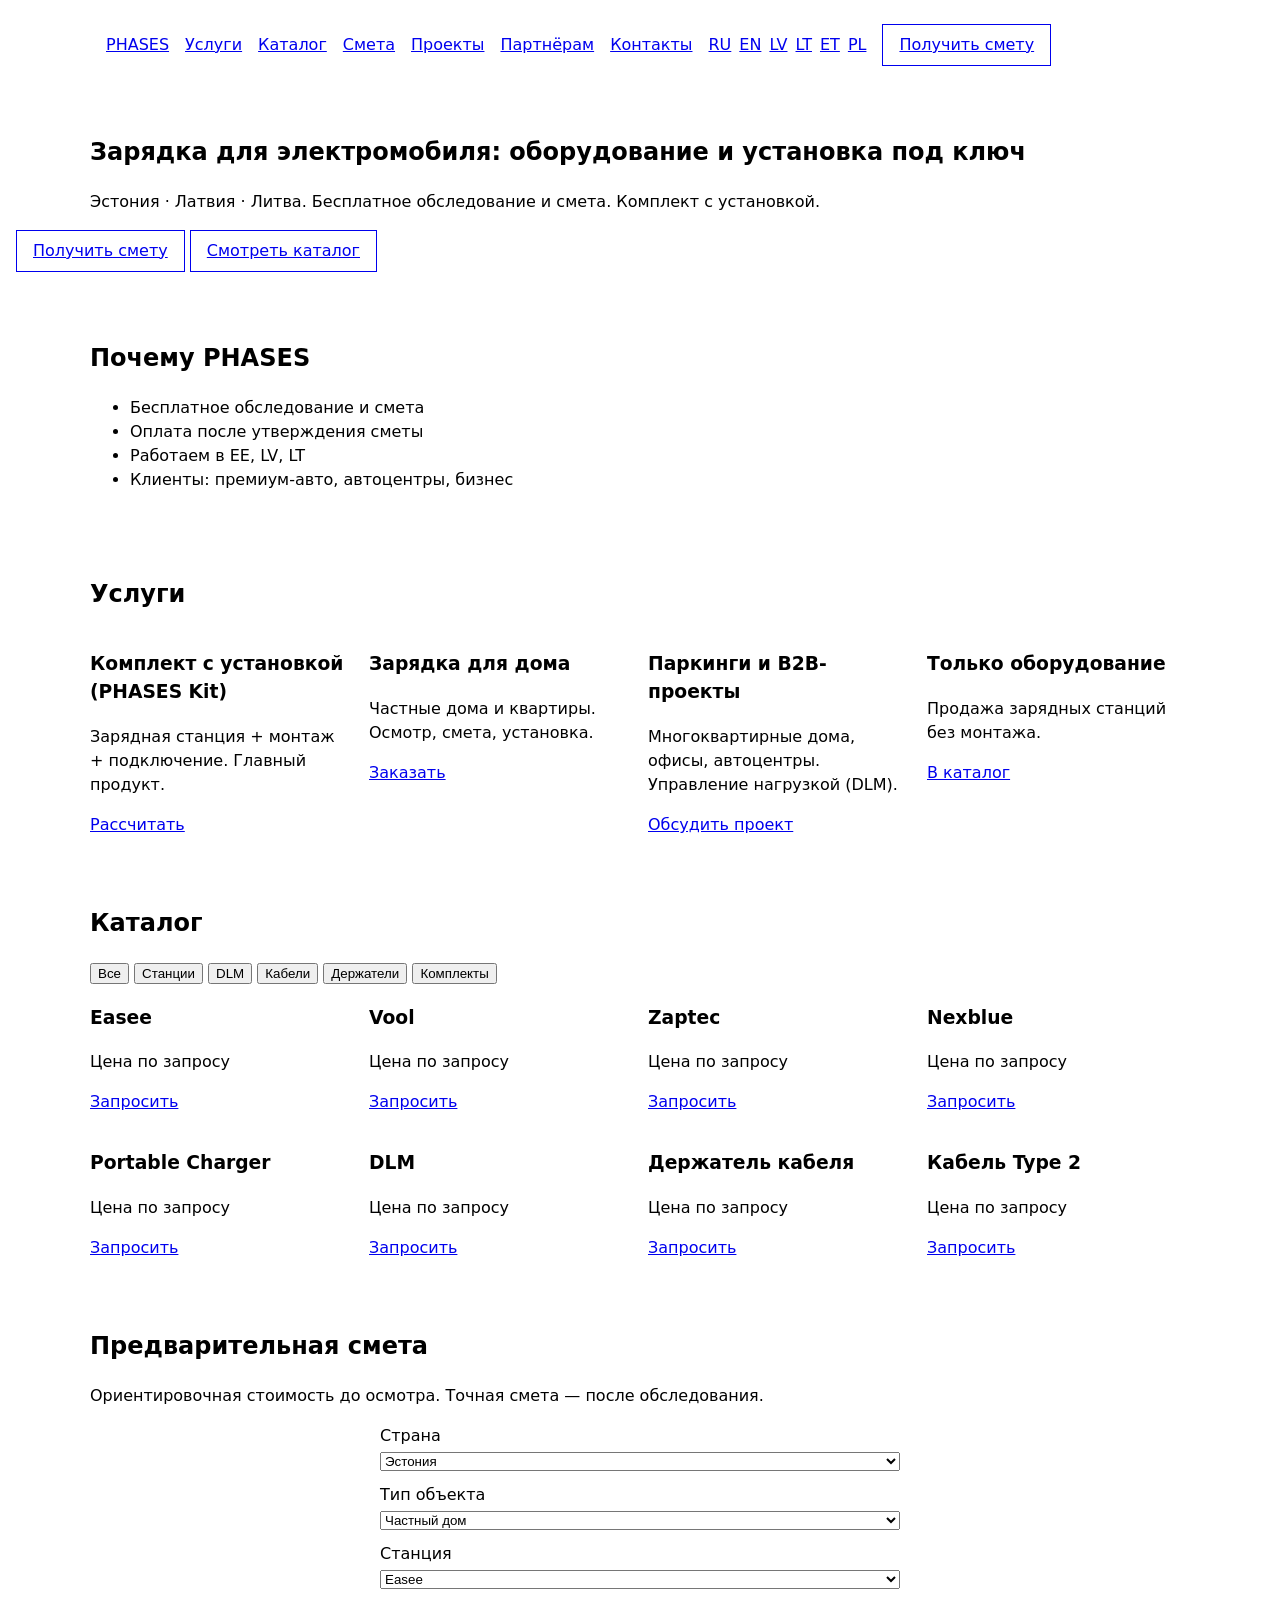
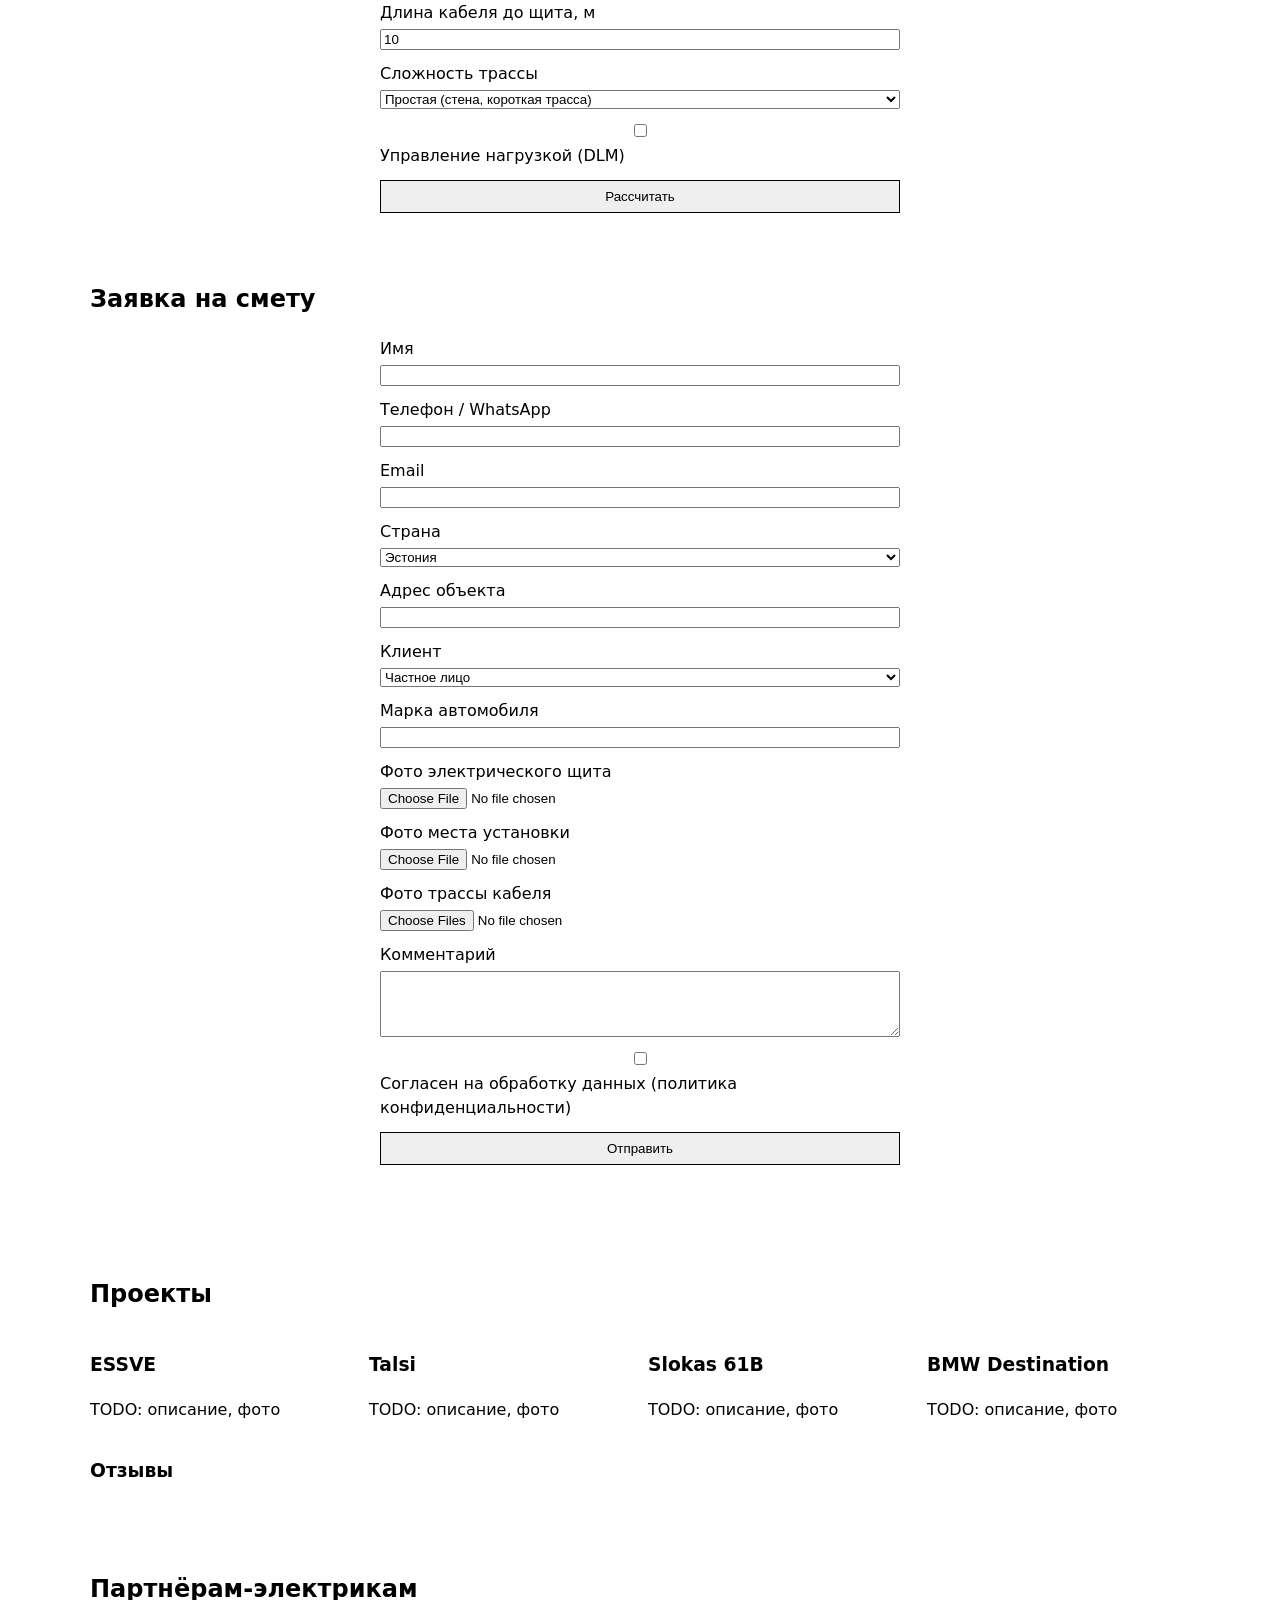
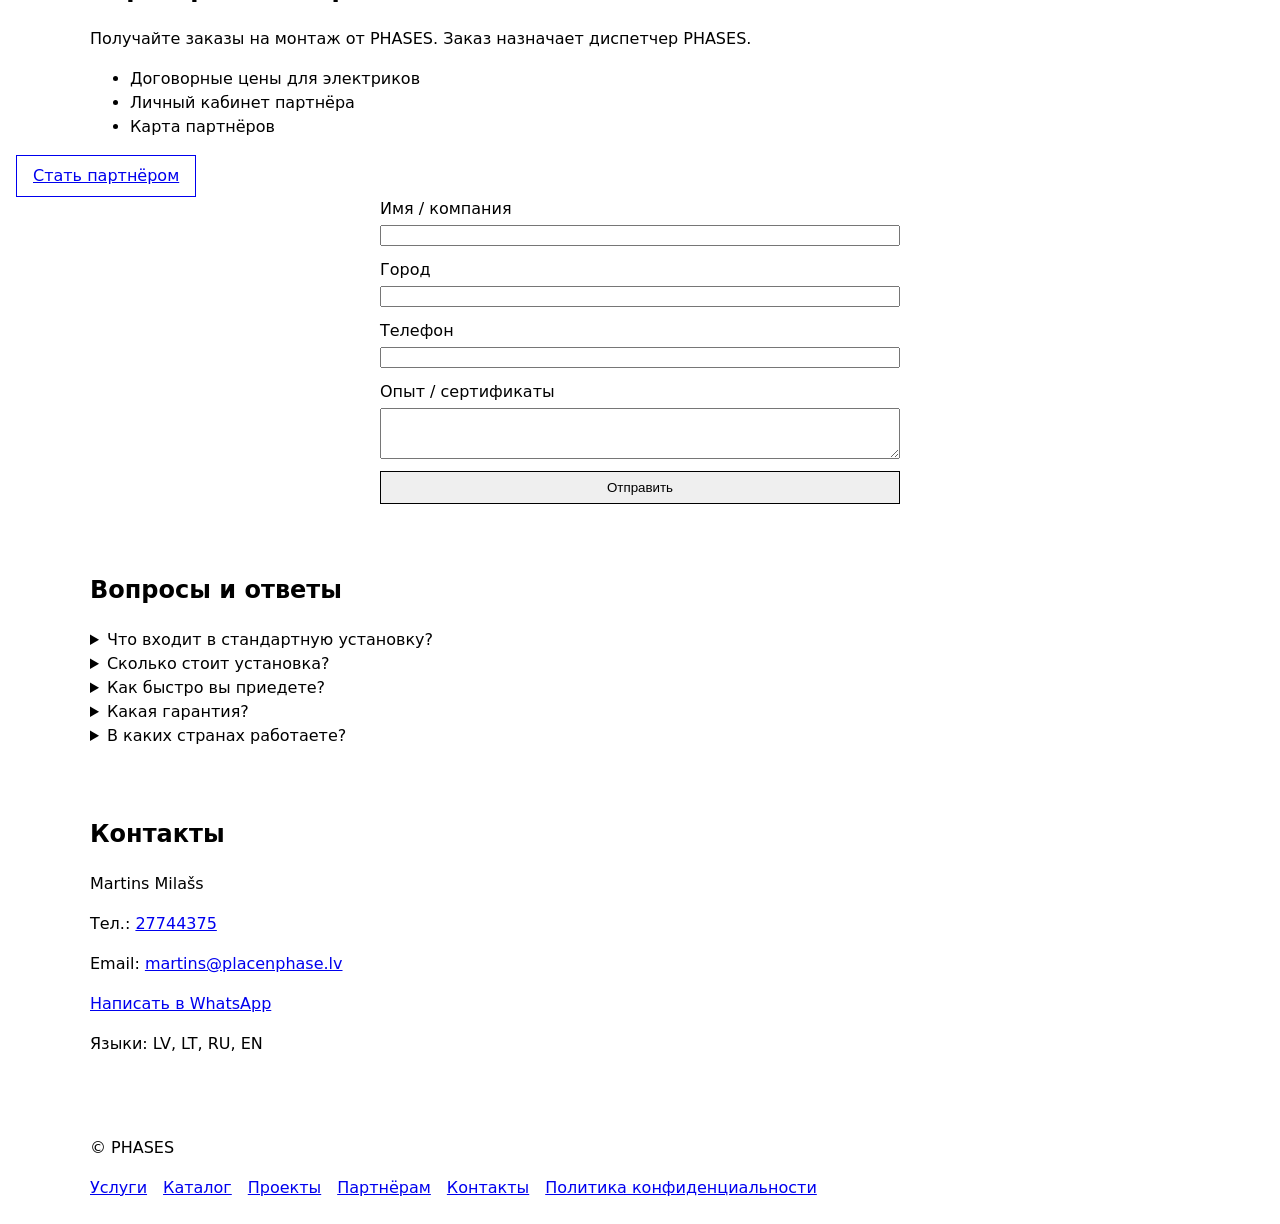
<file: phases/index.html>
<!DOCTYPE html>
<html lang="ru">
<head>
  <meta charset="UTF-8">
  <meta name="viewport" content="width=device-width, initial-scale=1.0">
  <title>PHASES — зарядки для электромобилей в Эстонии, Латвии и Литве</title>
  <meta name="description" content="Установка и продажа зарядных станций для электромобилей: комплект с установкой, B2B-проекты, партнёры-электрики. EE / LV / LT.">
  <link rel="stylesheet" href="style.css">
</head>
<body>

  <!-- ============ HEADER ============ -->
  <header id="top">
    <a href="#top" class="logo">PHASES</a>
    <nav>
      <a href="#services">Услуги</a>
      <a href="#catalog">Каталог</a>
      <a href="#calculator">Смета</a>
      <a href="#cases">Проекты</a>
      <a href="#partners">Партнёрам</a>
      <a href="#contact">Контакты</a>
    </nav>
    <!-- TODO: языки ET / LV / LT / EN / RU / PL. Первый выпуск: RU, EN, LV -->
    <div class="lang">
      <a href="#" data-lang="ru">RU</a>
      <a href="#" data-lang="en">EN</a>
      <a href="#" data-lang="lv">LV</a>
      <a href="#" data-lang="lt">LT</a>
      <a href="#" data-lang="et">ET</a>
      <a href="#" data-lang="pl">PL</a>
    </div>
    <a href="#estimate" class="btn">Получить смету</a>
  </header>

  <main>

    <!-- ============ HERO ============ -->
    <section id="hero">
      <h1>Зарядка для электромобиля: оборудование и установка под ключ</h1>
      <p>Эстония · Латвия · Литва. Бесплатное обследование и смета. Комплект с установкой.</p>
      <a href="#estimate" class="btn">Получить смету</a>
      <a href="#catalog" class="btn btn-secondary">Смотреть каталог</a>
      <!-- TODO: hero-изображение / видео -->
    </section>

    <!-- ============ ПОЧЕМУ МЫ / ДОВЕРИЕ ============ -->
    <section id="trust">
      <h2>Почему PHASES</h2>
      <ul>
        <li>Бесплатное обследование и смета</li>
        <li>Оплата после утверждения сметы</li>
        <li>Работаем в EE, LV, LT</li>
        <li>Клиенты: премиум-авто, автоцентры, бизнес</li>
        <!-- TODO: только подтверждённые Мартином обещания, сроки и гарантия -->
      </ul>
      <div class="logos">
        <!-- TODO: логотипы брендов только с письменного разрешения:
             BMW, Tesla, Hyundai, Easee, Wallbox, Vool, ABB, Kempower -->
      </div>
    </section>

    <!-- ============ УСЛУГИ ============ -->
    <section id="services">
      <h2>Услуги</h2>
      <div class="grid">
        <article>
          <h3>Комплект с установкой (PHASES Kit)</h3>
          <p>Зарядная станция + монтаж + подключение. Главный продукт.</p>
          <a href="#estimate">Рассчитать</a>
          <!-- TODO: Kit Basic / Kit Pro — состав и отличия (уточнить у Мартина) -->
        </article>
        <article>
          <h3>Зарядка для дома</h3>
          <p>Частные дома и квартиры. Осмотр, смета, установка.</p>
          <a href="#estimate">Заказать</a>
        </article>
        <article>
          <h3>Паркинги и B2B-проекты</h3>
          <p>Многоквартирные дома, офисы, автоцентры. Управление нагрузкой (DLM).</p>
          <a href="#contact">Обсудить проект</a>
        </article>
        <article>
          <h3>Только оборудование</h3>
          <p>Продажа зарядных станций без монтажа.</p>
          <a href="#catalog">В каталог</a>
        </article>
      </div>
    </section>

    <!-- ============ КАТАЛОГ ============ -->
    <section id="catalog">
      <h2>Каталог</h2>
      <!-- TODO: данные из ChargeShop (10–20 SKU). Режим: реферал / продажа на сайте — решить -->
      <div class="filters">
        <button data-filter="all">Все</button>
        <button data-filter="station">Станции</button>
        <button data-filter="dlm">DLM</button>
        <button data-filter="cable">Кабели</button>
        <button data-filter="holder">Держатели</button>
        <button data-filter="kit">Комплекты</button>
      </div>
      <div class="grid" id="catalog-grid">
        <!-- Заполняется из script.js (массив PRODUCTS) -->
      </div>
    </section>

    <!-- ============ КАЛЬКУЛЯТОР ============ -->
    <section id="calculator">
      <h2>Предварительная смета</h2>
      <p>Ориентировочная стоимость до осмотра. Точная смета — после обследования.</p>
      <form id="calc-form">
        <label>Страна
          <select name="country">
            <option value="ee">Эстония</option>
            <option value="lv">Латвия</option>
            <option value="lt">Литва</option>
          </select>
        </label>
        <label>Тип объекта
          <select name="object">
            <option value="house">Частный дом</option>
            <option value="parking">Паркинг / многоквартирный дом</option>
            <option value="business">Бизнес</option>
          </select>
        </label>
        <label>Станция
          <select name="station"></select>
        </label>
        <label>Длина кабеля до щита, м
          <input type="number" name="cable" min="1" max="100" value="10">
        </label>
        <label>Сложность трассы
          <select name="route">
            <option value="easy">Простая (стена, короткая трасса)</option>
            <option value="medium">Средняя</option>
            <option value="hard">Сложная (сверление, земля, перекрытия)</option>
          </select>
        </label>
        <label><input type="checkbox" name="dlm"> Управление нагрузкой (DLM)</label>
        <button type="submit" class="btn">Рассчитать</button>
      </form>
      <div id="calc-result" hidden>
        <p>Ориентировочно: <strong id="calc-total"></strong></p>
        <p><small>Предварительный расчёт, не является офертой.</small></p>
        <a href="#estimate" class="btn">Отправить заявку на точную смету</a>
      </div>
      <!-- TODO: цены — «нулевая смета» от Мартина. Сейчас в script.js стоят заглушки -->
    </section>

    <!-- ============ ЗАЯВКА ============ -->
    <section id="estimate">
      <h2>Заявка на смету</h2>
      <form id="lead-form" action="#" method="post" enctype="multipart/form-data">
        <label>Имя <input type="text" name="name" required></label>
        <label>Телефон / WhatsApp <input type="tel" name="phone" required></label>
        <label>Email <input type="email" name="email"></label>
        <label>Страна
          <select name="country">
            <option value="ee">Эстония</option>
            <option value="lv">Латвия</option>
            <option value="lt">Литва</option>
          </select>
        </label>
        <label>Адрес объекта <input type="text" name="address"></label>
        <label>Клиент
          <select name="client">
            <option value="b2c">Частное лицо</option>
            <option value="b2b">Компания</option>
          </select>
        </label>
        <label>Марка автомобиля <input type="text" name="car"></label>
        <label>Фото электрического щита <input type="file" name="photo_panel" accept="image/*"></label>
        <label>Фото места установки <input type="file" name="photo_spot" accept="image/*"></label>
        <label>Фото трассы кабеля <input type="file" name="photo_route" accept="image/*" multiple></label>
        <label>Комментарий <textarea name="message" rows="4"></textarea></label>
        <label><input type="checkbox" name="consent" required> Согласен на обработку данных (политика конфиденциальности)</label>
        <button type="submit" class="btn">Отправить</button>
        <p id="lead-status" role="status"></p>
      </form>
      <!-- TODO: отправка на бэкенд / почту; WhatsApp — запасной канал. Файлы через wa.me не передать -->
    </section>

    <!-- ============ ПРОЕКТЫ ============ -->
    <section id="cases">
      <h2>Проекты</h2>
      <div class="grid">
        <article><h3>ESSVE</h3><p>TODO: описание, фото</p></article>
        <article><h3>Talsi</h3><p>TODO: описание, фото</p></article>
        <article><h3>Slokas 61B</h3><p>TODO: описание, фото</p></article>
        <article><h3>BMW Destination</h3><p>TODO: описание, фото</p></article>
      </div>
      <h3>Отзывы</h3>
      <!-- TODO: реальные отзывы от Мартина -->
    </section>

    <!-- ============ ПАРТНЁРАМ ============ -->
    <section id="partners">
      <h2>Партнёрам-электрикам</h2>
      <p>Получайте заказы на монтаж от PHASES. Заказ назначает диспетчер PHASES.</p>
      <ul>
        <li>Договорные цены для электриков</li>
        <li>Личный кабинет партнёра</li>
        <li>Карта партнёров</li>
      </ul>
      <a href="#partner-form" class="btn">Стать партнёром</a>
      <form id="partner-form" action="#" method="post">
        <label>Имя / компания <input type="text" name="name" required></label>
        <label>Город <input type="text" name="city" required></label>
        <label>Телефон <input type="tel" name="phone" required></label>
        <label>Опыт / сертификаты <textarea name="experience" rows="3"></textarea></label>
        <button type="submit" class="btn">Отправить</button>
      </form>
      <!-- TODO: кабинет и карта партнёров — второй этап (CRM) -->
    </section>

    <!-- ============ FAQ ============ -->
    <section id="faq">
      <h2>Вопросы и ответы</h2>
      <details><summary>Что входит в стандартную установку?</summary><p>TODO: Мартин — точный состав (что включено / оплачивается отдельно).</p></details>
      <details><summary>Сколько стоит установка?</summary><p>TODO: диапазон / зависит от объекта. Бесплатная смета.</p></details>
      <details><summary>Как быстро вы приедете?</summary><p>TODO: реальные сроки.</p></details>
      <details><summary>Какая гарантия?</summary><p>TODO: условия гарантии.</p></details>
      <details><summary>В каких странах работаете?</summary><p>Эстония, Латвия, Литва.</p></details>
    </section>

    <!-- ============ КОНТАКТЫ ============ -->
    <section id="contact">
      <h2>Контакты</h2>
      <p>Martins Milašs</p>
      <p>Тел.: <a href="tel:+37127744375">27744375</a></p>
      <p>Email: <a href="mailto:martins@placenphase.lv">martins@placenphase.lv</a></p>
      <p><a href="https://wa.me/37127744375" id="wa-link">Написать в WhatsApp</a></p>
      <p>Языки: LV, LT, RU, EN</p>
      <!-- TODO: юр. данные (название, рег. номер, адрес), номер телефона с кодом страны — проверить -->
    </section>

  </main>

  <!-- ============ FOOTER ============ -->
  <footer>
    <p>© PHASES</p>
    <nav>
      <a href="#services">Услуги</a>
      <a href="#catalog">Каталог</a>
      <a href="#cases">Проекты</a>
      <a href="#partners">Партнёрам</a>
      <a href="#contact">Контакты</a>
      <a href="#">Политика конфиденциальности</a>
    </nav>
  </footer>

  <script src="script.js"></script>
</body>
</html>
</file>
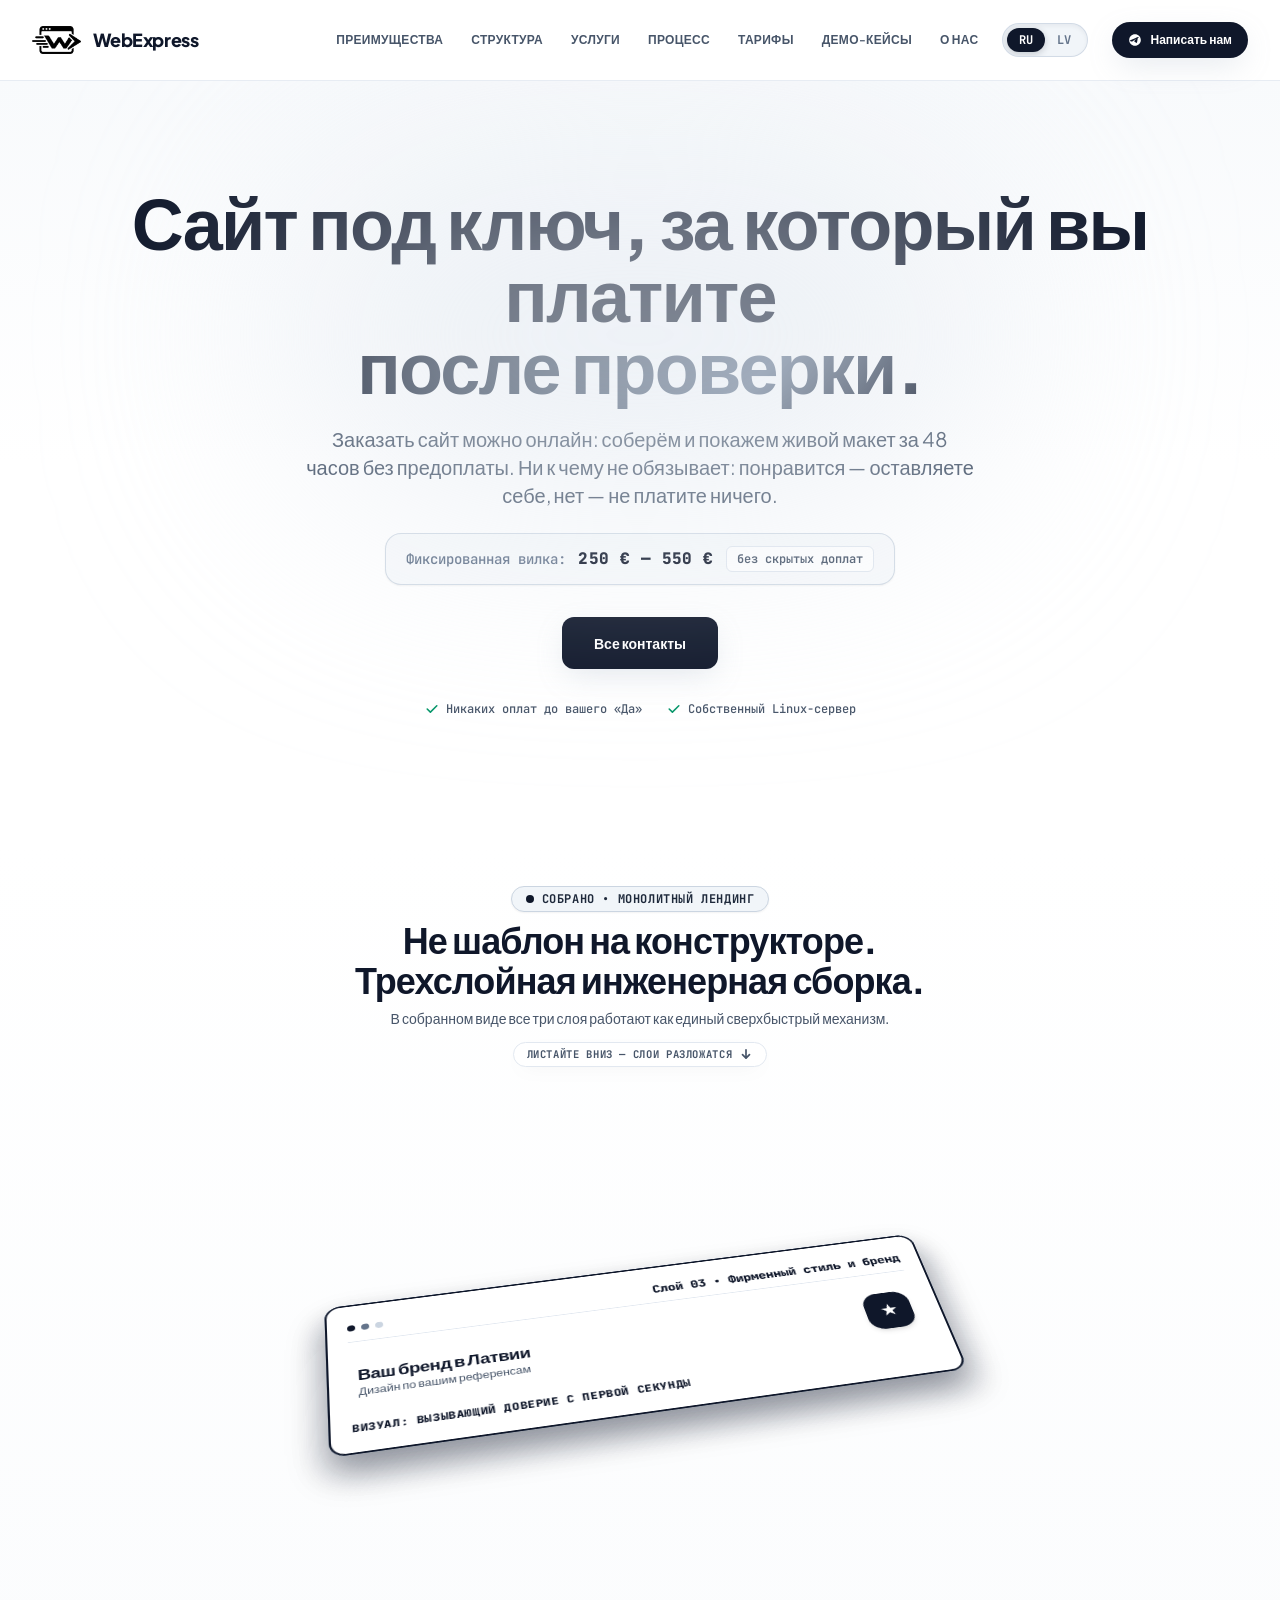
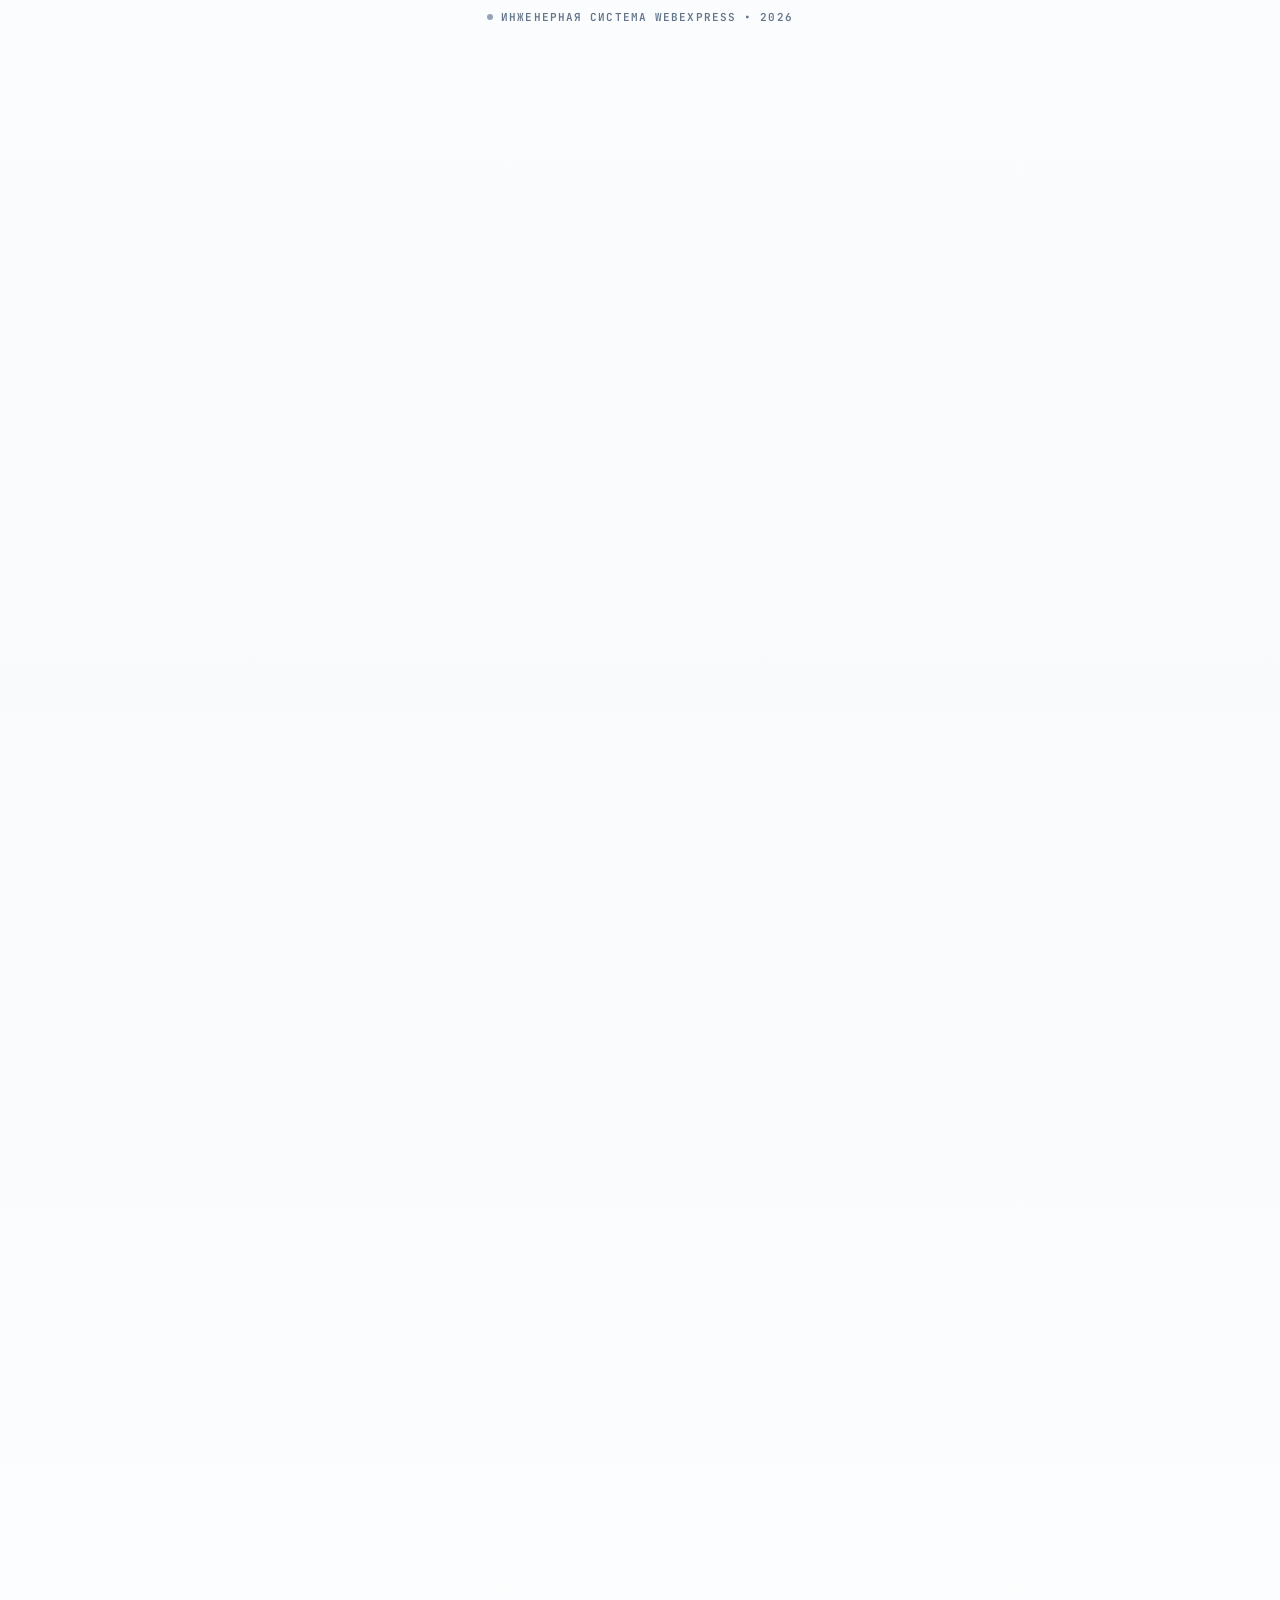
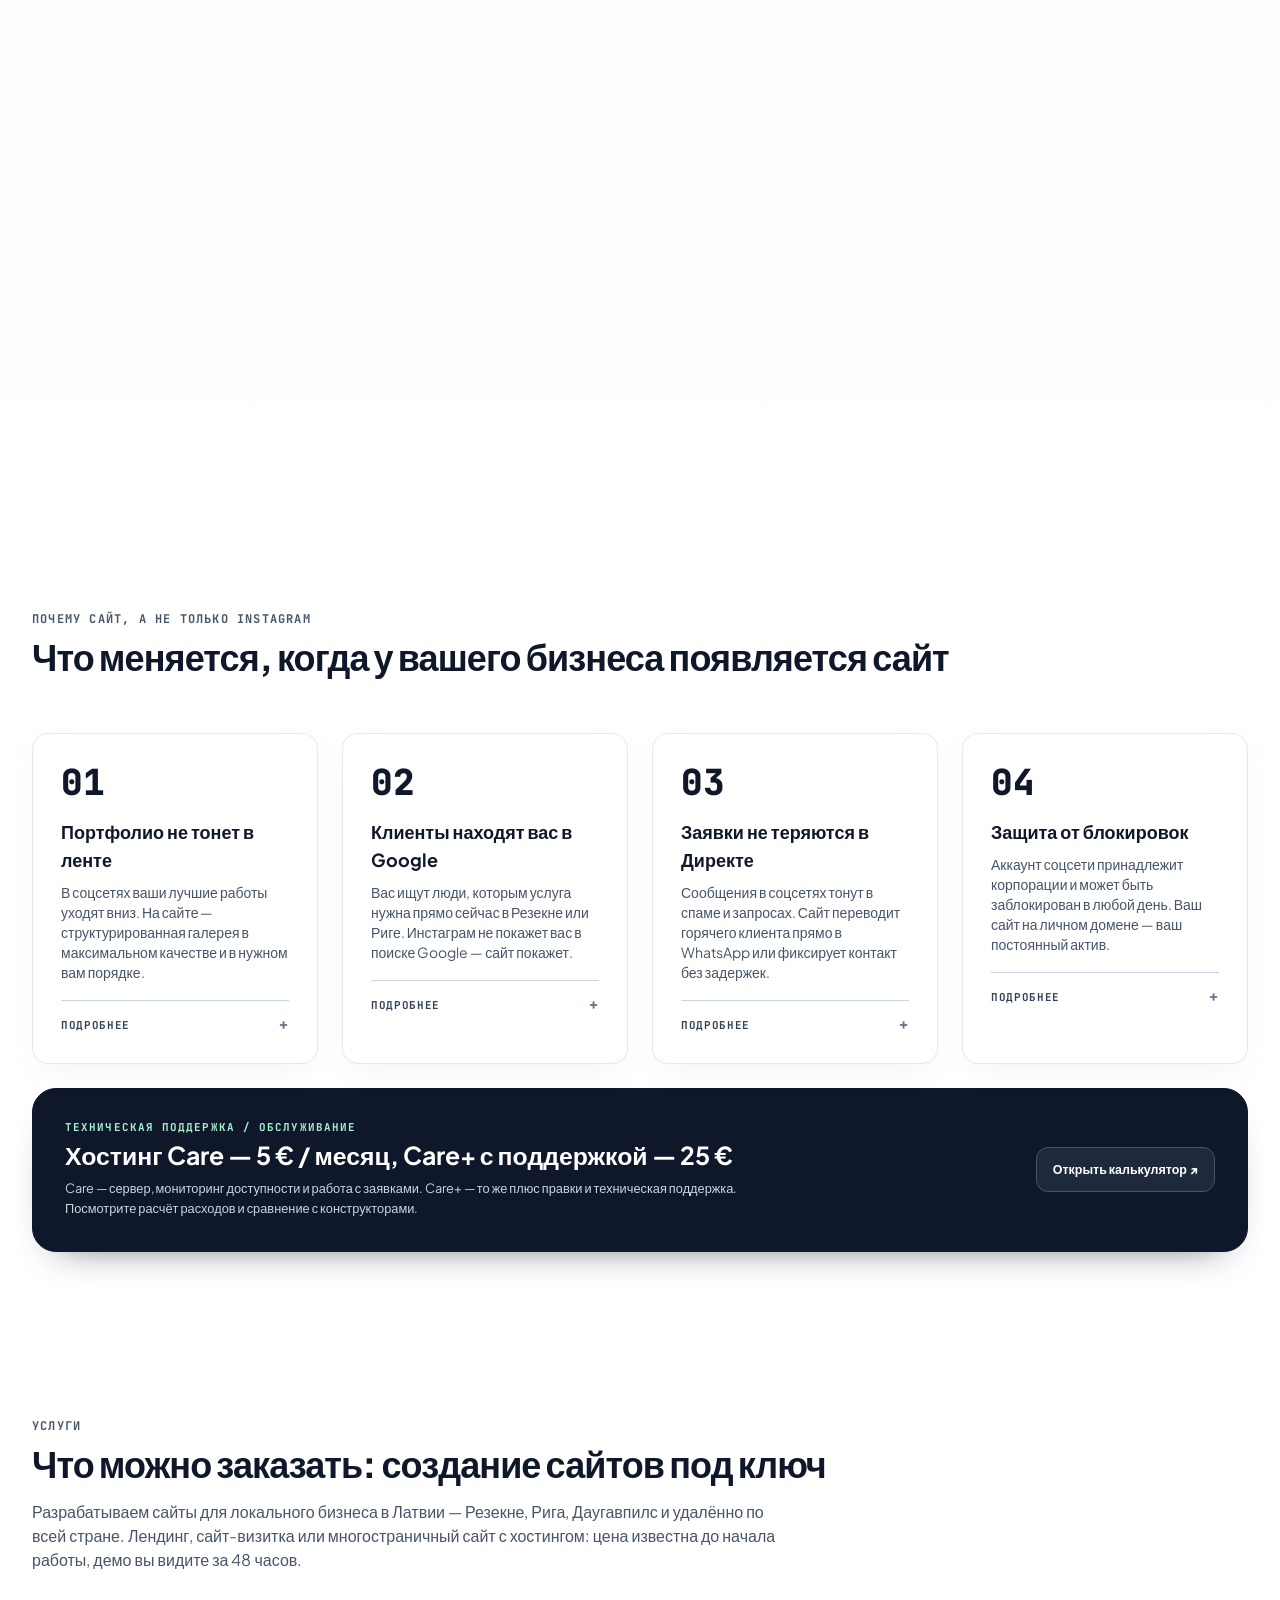
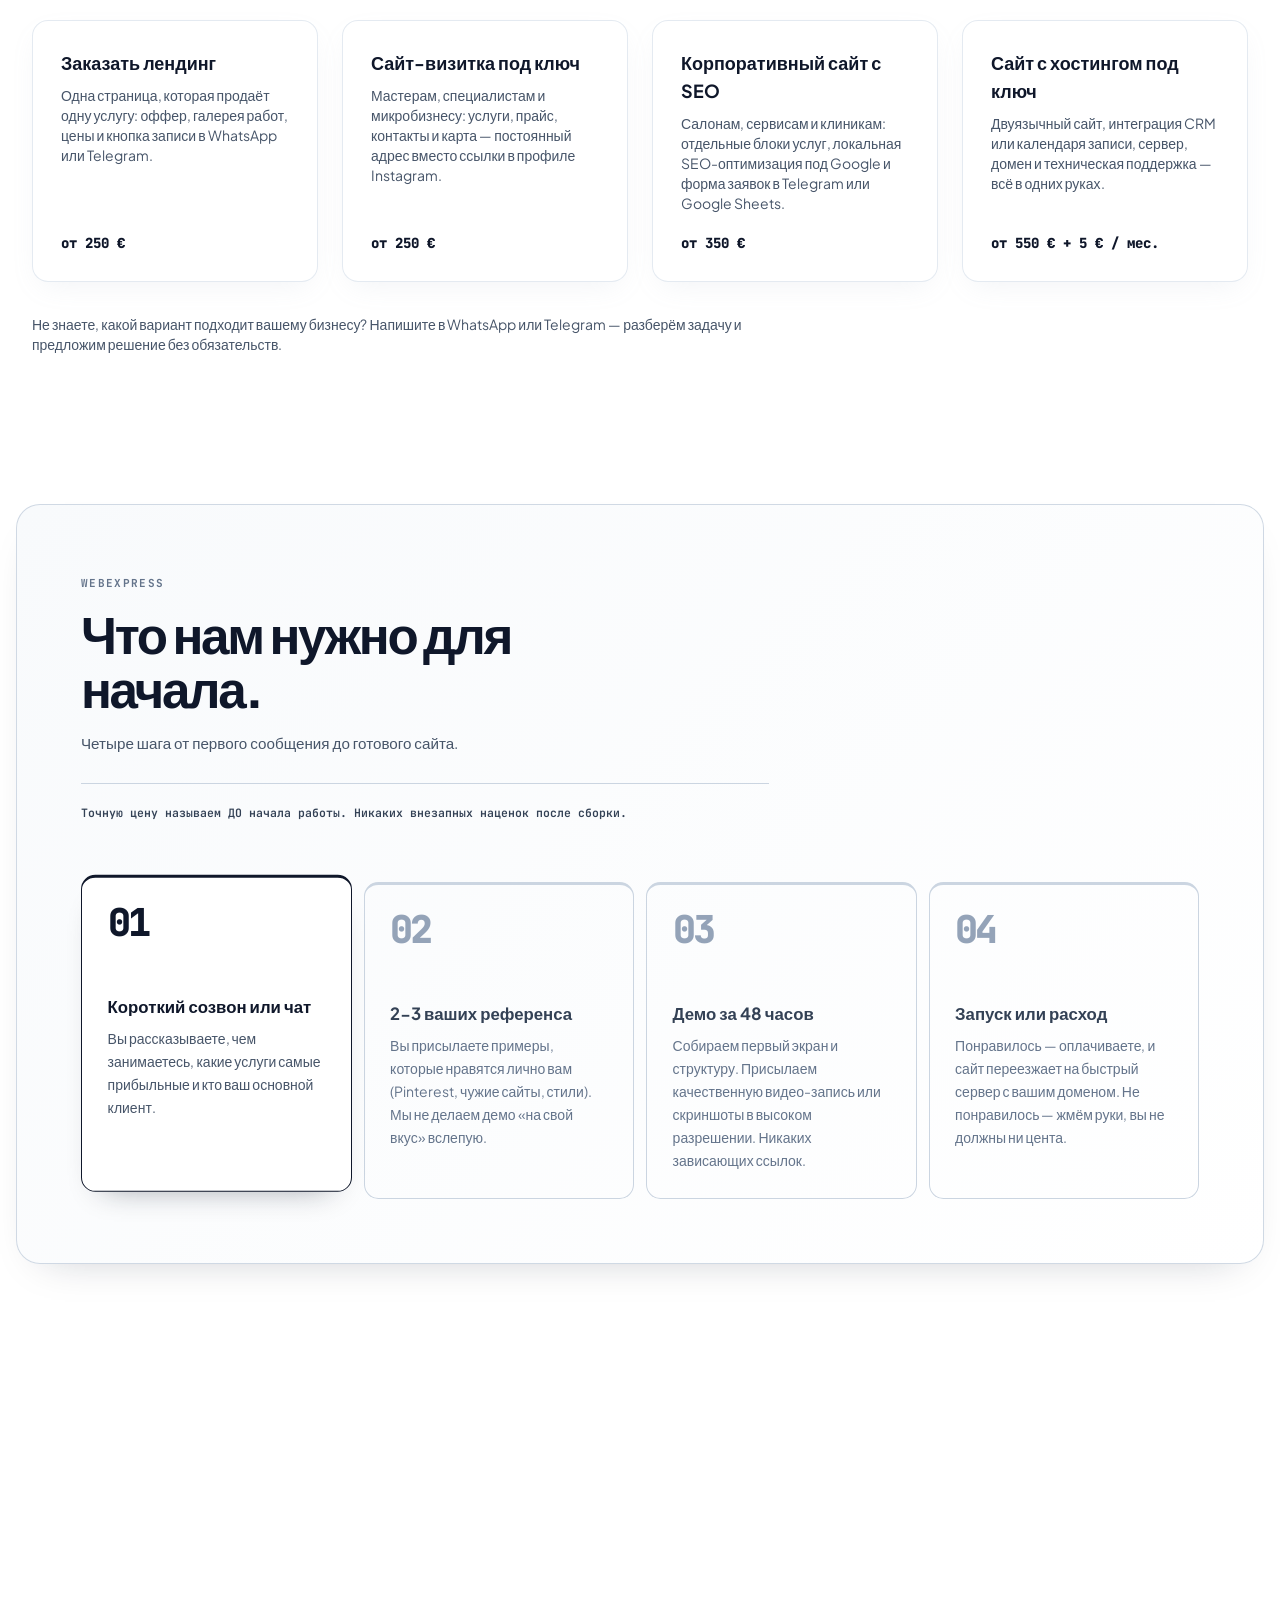
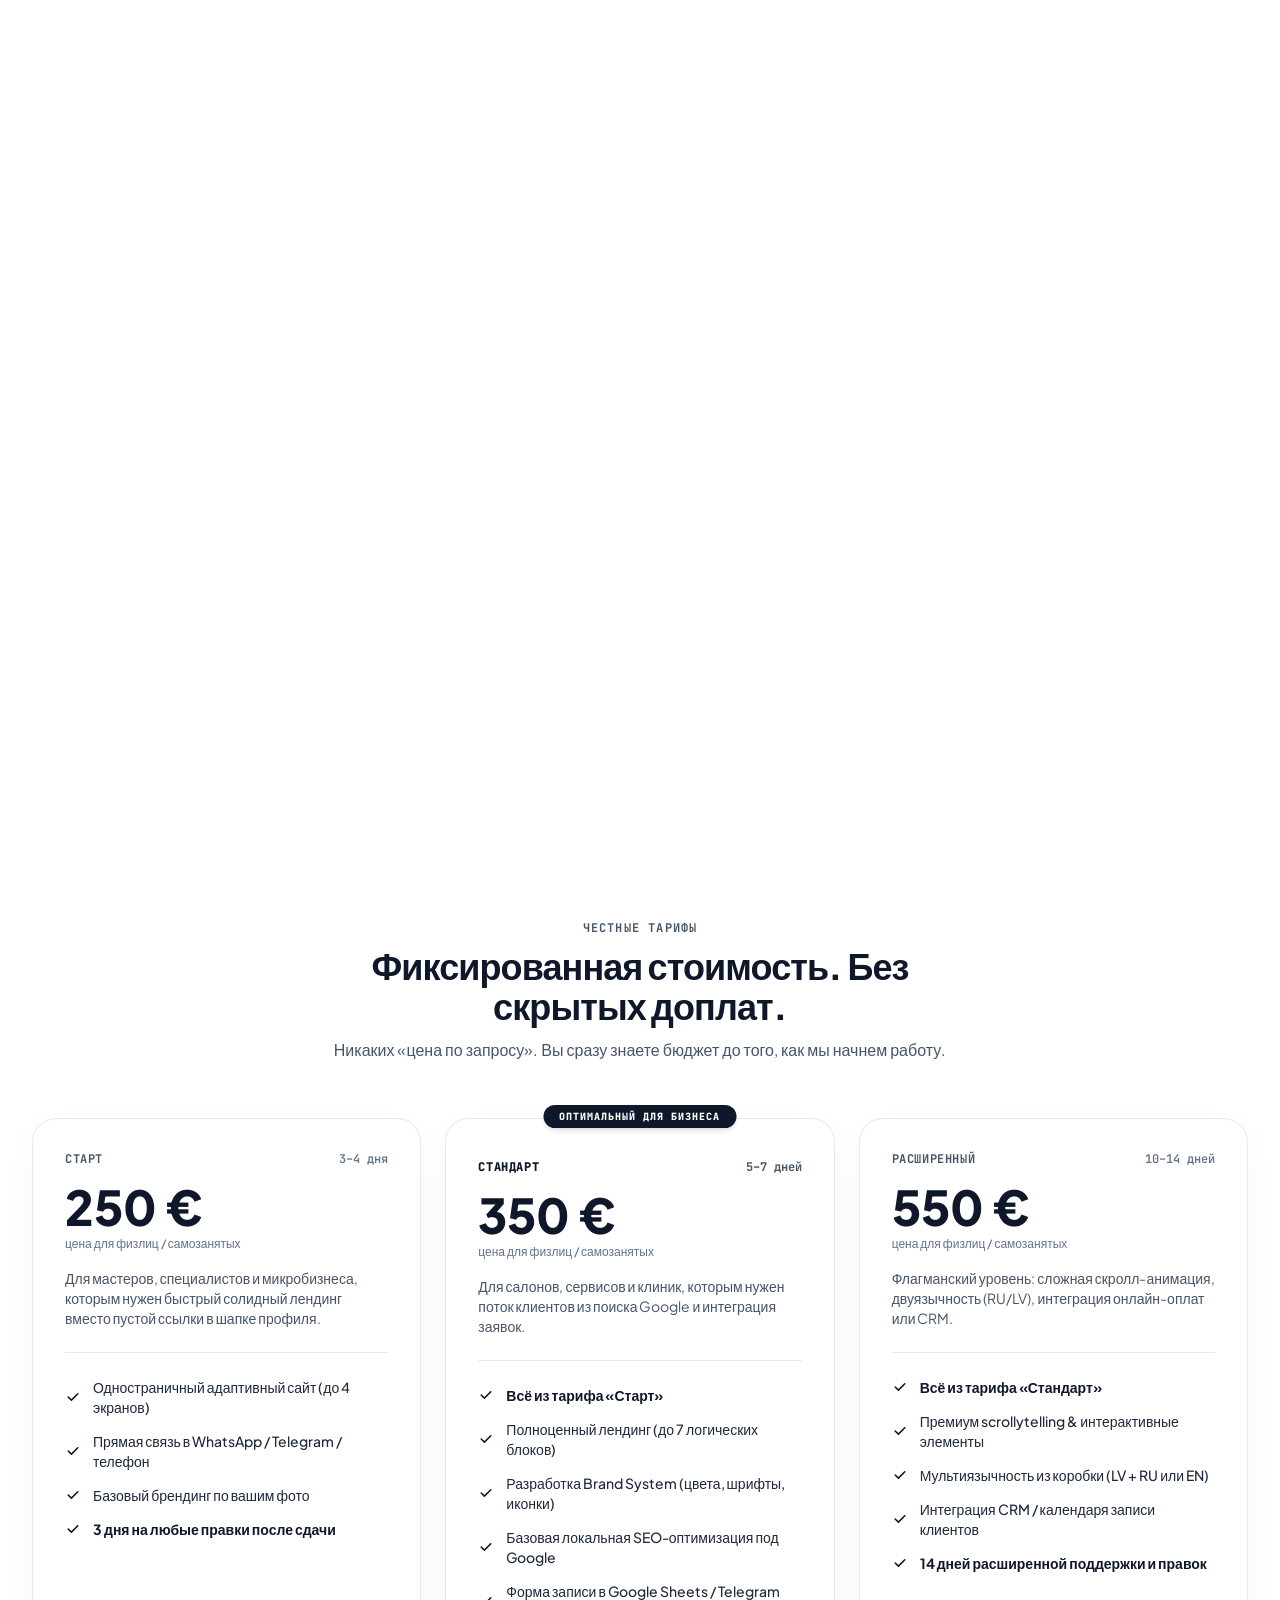
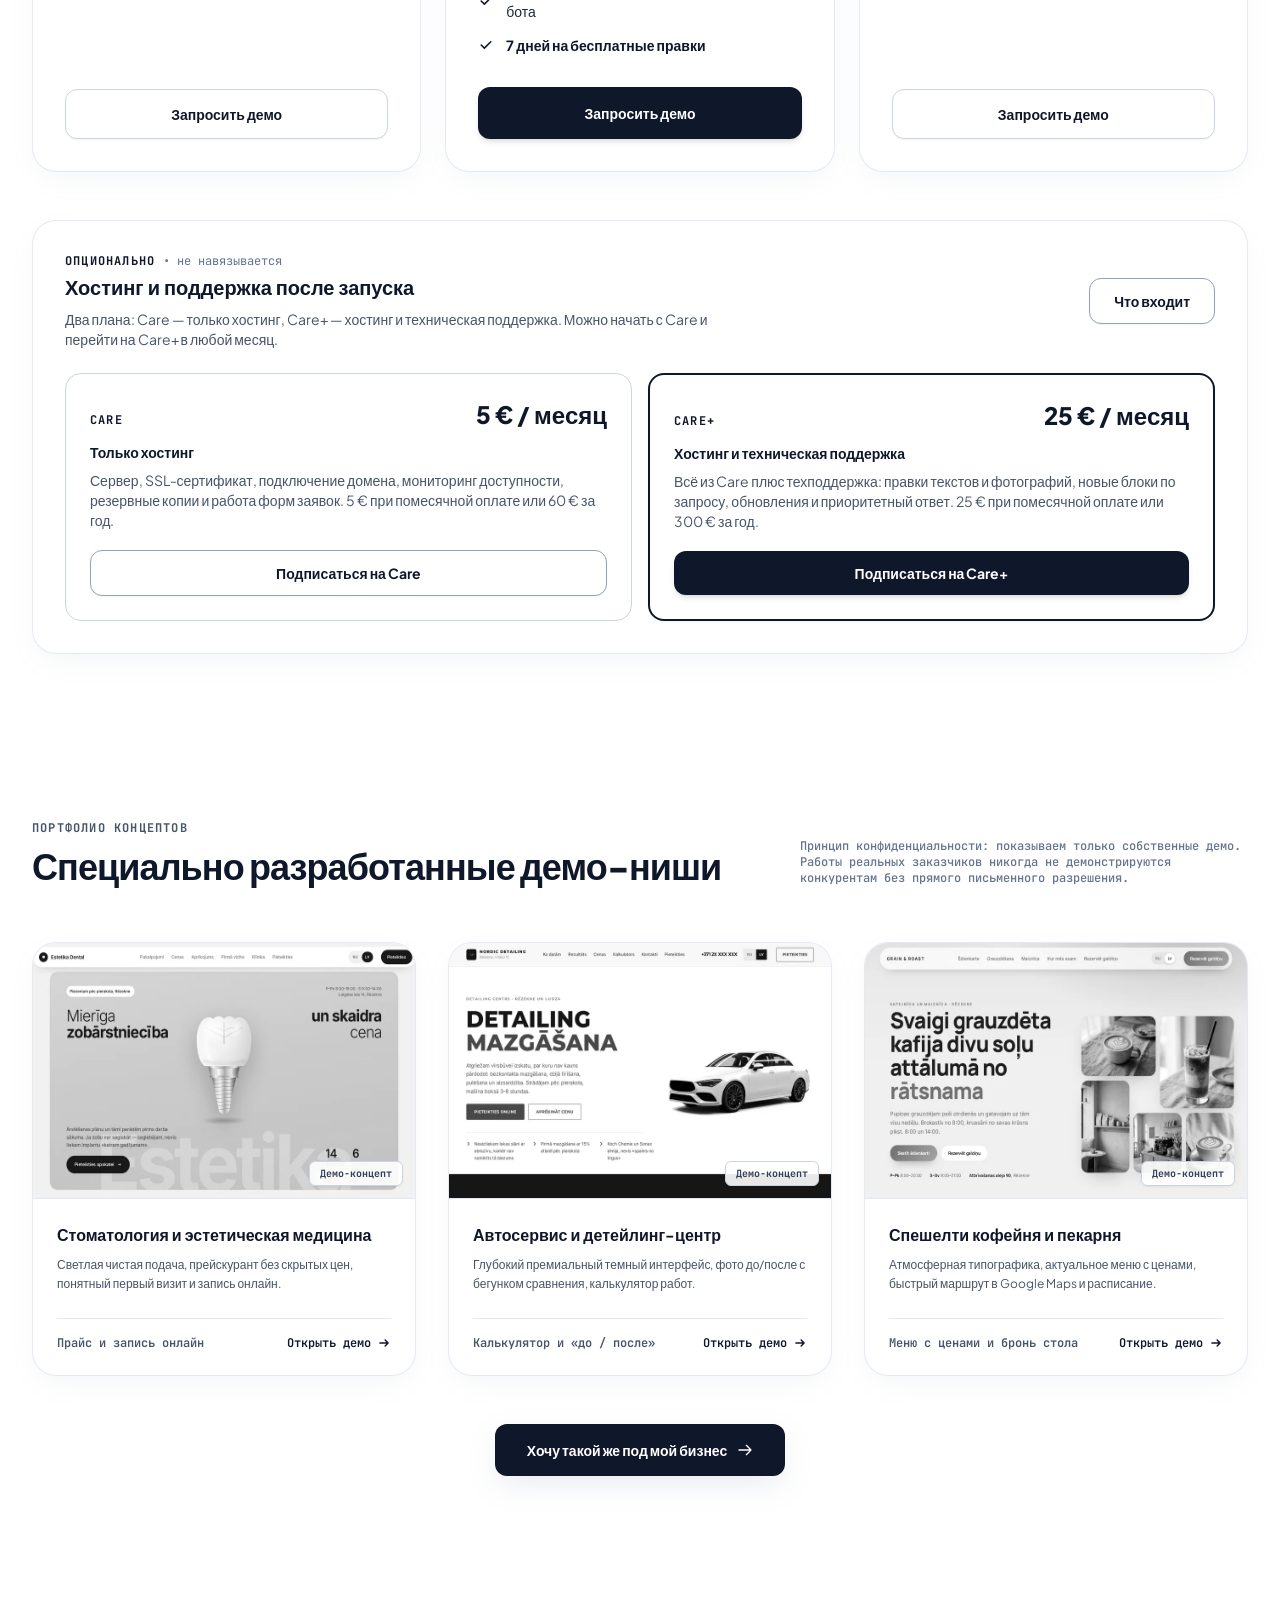
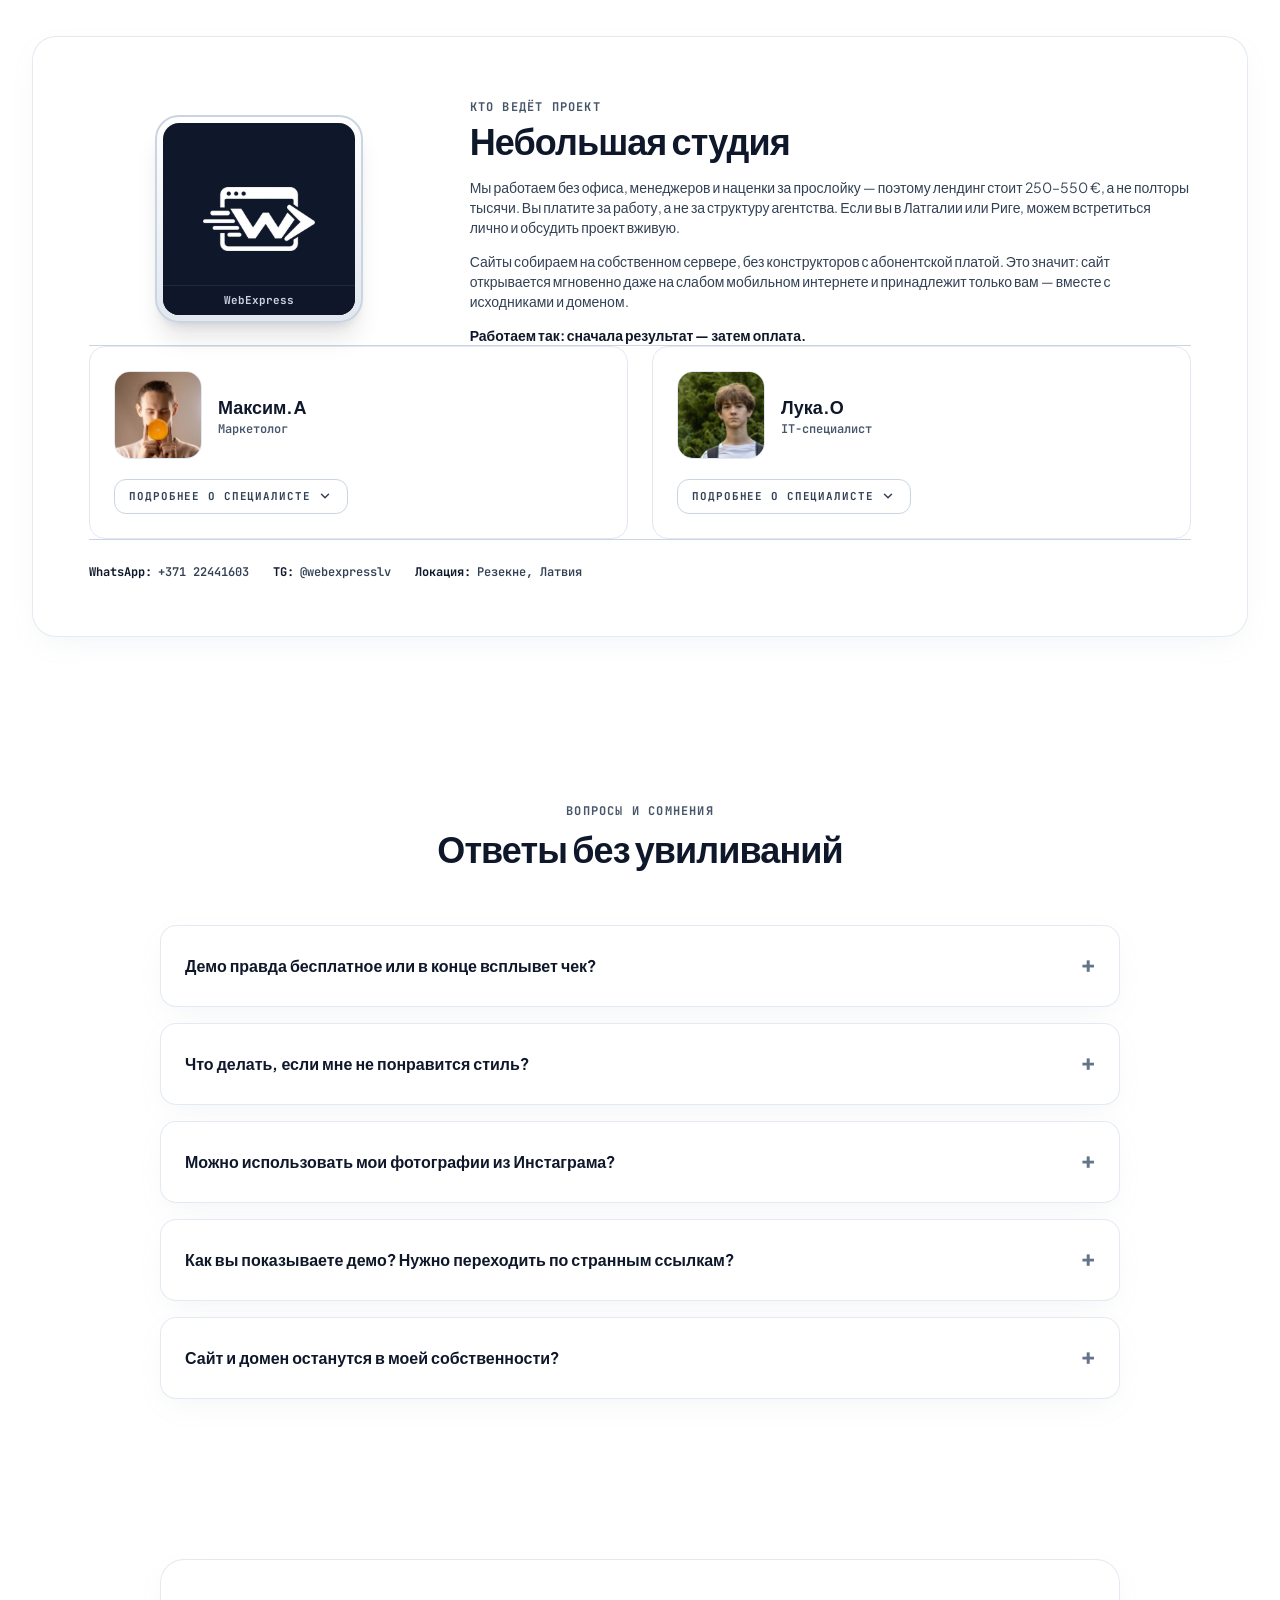
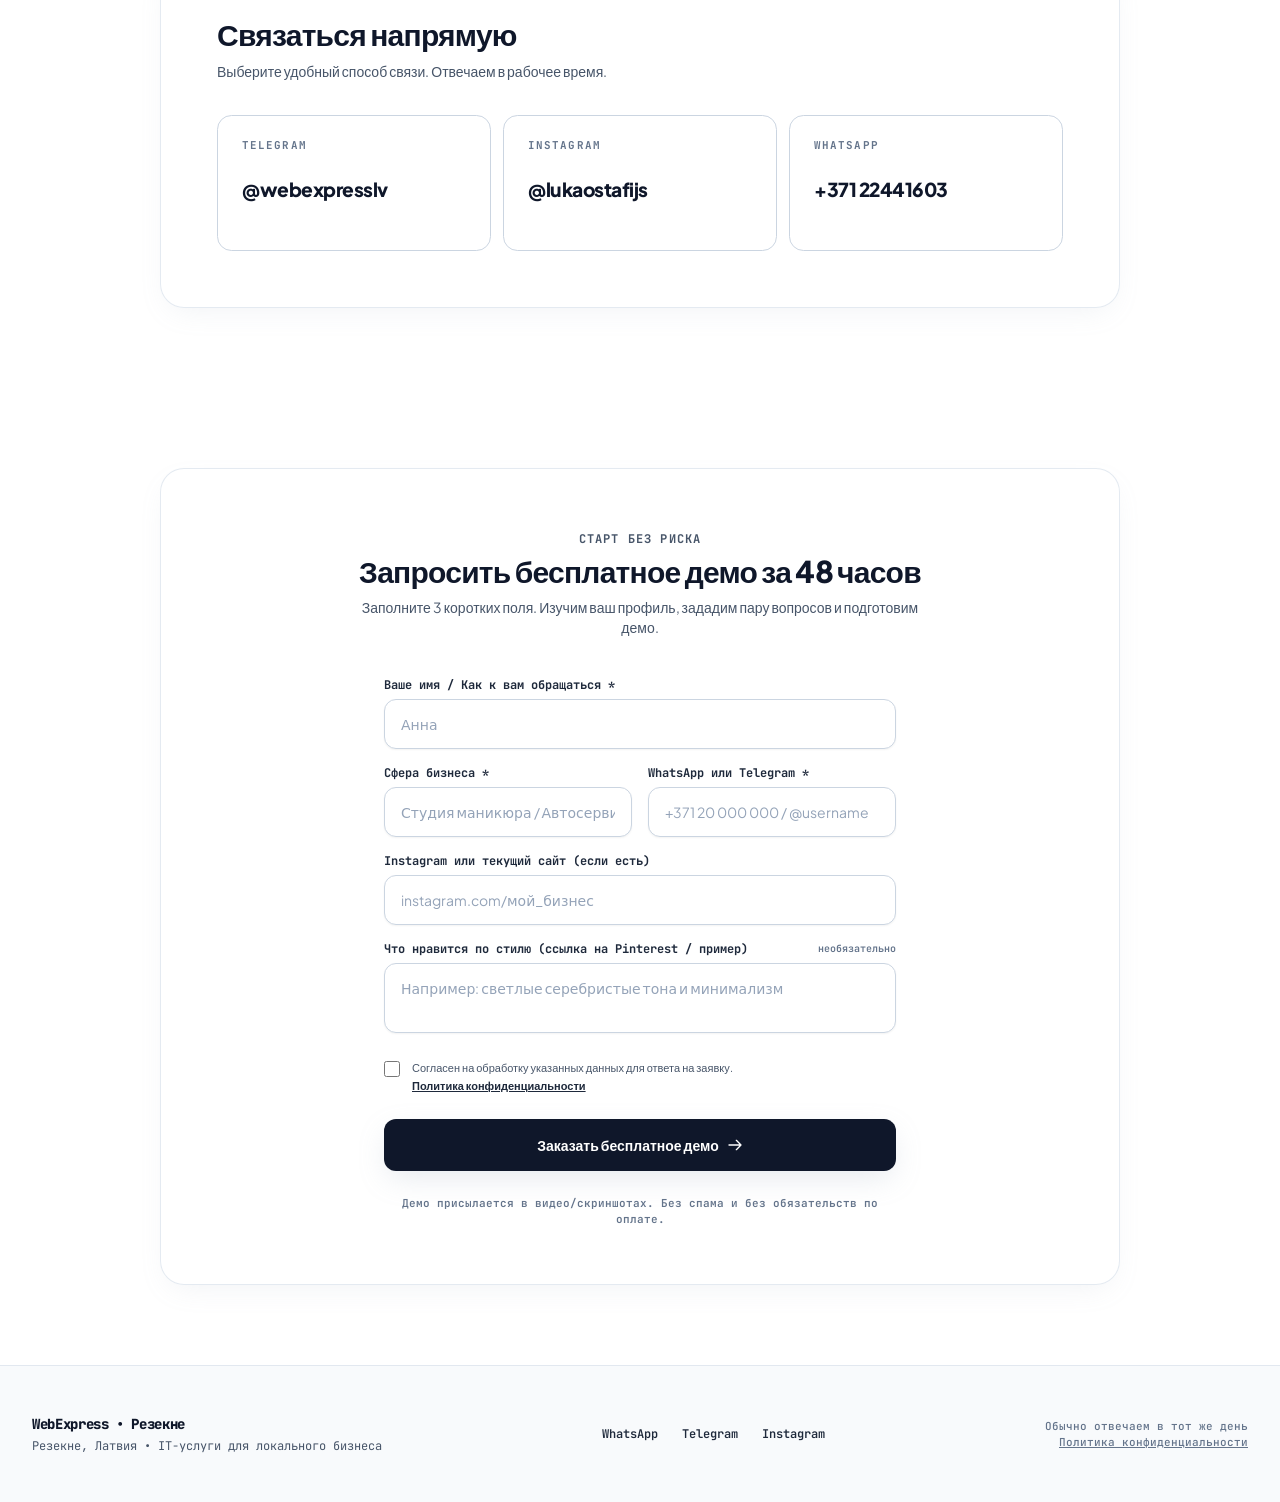
<file: ru/index.html>
<!DOCTYPE html>
<html lang="ru">
<head>
  <meta charset="UTF-8">
  <meta name="viewport" content="width=device-width, initial-scale=1.0">
  <title>Заказать сайт под ключ — создание сайтов от 250 € | WebExpress</title>
  <meta name="description" content="Закажите сайт онлайн: демо за 48 часов без предоплаты. Создание и разработка сайтов под ключ для бизнеса — лендинг, сайт-визитка, хостинг и поддержка. Латвия.">
  <meta name="robots" content="index, follow, max-snippet:-1, max-image-preview:large, max-video-preview:-1">
  <meta name="author" content="WebExpress">

  <link rel="canonical" href="https://webexpress.lv/ru/">

  <!-- Языковые версии: латышская в корне, русская в /ru/ -->
  <link rel="alternate" hreflang="lv" href="https://webexpress.lv/">
  <link rel="alternate" hreflang="ru" href="https://webexpress.lv/ru/">
  <link rel="alternate" hreflang="x-default" href="https://webexpress.lv/">

  <!-- Lokālā piederība meklētājprogrammām -->
  <meta name="geo.region" content="LV-REZ">
  <meta name="geo.placename" content="Резекне">
  <meta name="geo.position" content="56.5100;27.3300">
  <meta name="ICBM" content="56.5100, 27.3300">

  <!-- Link preview (WhatsApp / Telegram / Facebook) -->
  <meta property="og:type" content="website">
  <meta property="og:site_name" content="WebExpress">
  <meta property="og:locale" content="ru_RU">
  <meta property="og:locale:alternate" content="lv_LV">
  <meta property="og:title" content="Заказать сайт под ключ — создание сайтов от 250 €">
  <meta property="og:description" content="Демо-сайт за 48 часов без предоплаты. Платите только тогда, когда видите результат. Резекне / Рига.">
  <meta property="og:url" content="https://webexpress.lv/ru/">
  <meta property="og:image" content="https://webexpress.lv/og-image.png">
  <meta property="og:image:type" content="image/png">
  <meta property="og:image:width" content="1200">
  <meta property="og:image:height" content="630">
  <meta property="og:image:alt" content="WebExpress — создание сайтов под ключ в Латвии">
  <meta name="twitter:card" content="summary_large_image">
  <meta name="twitter:title" content="Заказать сайт под ключ — создание сайтов от 250 €">
  <meta name="twitter:description" content="Демо за 48 часов без предоплаты. Платите только за результат.">
  <meta name="twitter:image" content="https://webexpress.lv/og-image.png">

  <link rel="icon" type="image/x-icon" href="../favicon.ico?v=3">
  <link rel="icon" type="image/png" sizes="256x256" href="../webexpress-favicon-v2.png?v=3">
  <link rel="shortcut icon" type="image/x-icon" href="../favicon.ico?v=3">
  <link rel="apple-touch-icon" sizes="180x180" href="../webexpress-apple-touch-icon.png?v=3">
  
  <!-- Typography via Google Fonts (при недоступности падает на system-ui) -->
  <link rel="preconnect" href="https://fonts.googleapis.com">
  <link rel="preconnect" href="https://fonts.gstatic.com" crossorigin>
  <link href="https://fonts.googleapis.com/css2?family=Plus+Jakarta+Sans:wght@300;400;500;600;700;800&family=JetBrains+Mono:wght@400;500;600;700&display=swap" rel="stylesheet">
  
  <!-- Tailwind: собранный CSS вместо CDN (только используемые классы). -->
  <!-- Пересборка после правки классов:
       npx tailwindcss -c tw.config.js -i in.css -o out.css --minify -->
  <style>*,:after,:before{--tw-border-spacing-x:0;--tw-border-spacing-y:0;--tw-translate-x:0;--tw-translate-y:0;--tw-rotate:0;--tw-skew-x:0;--tw-skew-y:0;--tw-scale-x:1;--tw-scale-y:1;--tw-pan-x: ;--tw-pan-y: ;--tw-pinch-zoom: ;--tw-scroll-snap-strictness:proximity;--tw-gradient-from-position: ;--tw-gradient-via-position: ;--tw-gradient-to-position: ;--tw-ordinal: ;--tw-slashed-zero: ;--tw-numeric-figure: ;--tw-numeric-spacing: ;--tw-numeric-fraction: ;--tw-ring-inset: ;--tw-ring-offset-width:0px;--tw-ring-offset-color:#fff;--tw-ring-color:rgba(59,130,246,.5);--tw-ring-offset-shadow:0 0 #0000;--tw-ring-shadow:0 0 #0000;--tw-shadow:0 0 #0000;--tw-shadow-colored:0 0 #0000;--tw-blur: ;--tw-brightness: ;--tw-contrast: ;--tw-grayscale: ;--tw-hue-rotate: ;--tw-invert: ;--tw-saturate: ;--tw-sepia: ;--tw-drop-shadow: ;--tw-backdrop-blur: ;--tw-backdrop-brightness: ;--tw-backdrop-contrast: ;--tw-backdrop-grayscale: ;--tw-backdrop-hue-rotate: ;--tw-backdrop-invert: ;--tw-backdrop-opacity: ;--tw-backdrop-saturate: ;--tw-backdrop-sepia: ;--tw-contain-size: ;--tw-contain-layout: ;--tw-contain-paint: ;--tw-contain-style: }::backdrop{--tw-border-spacing-x:0;--tw-border-spacing-y:0;--tw-translate-x:0;--tw-translate-y:0;--tw-rotate:0;--tw-skew-x:0;--tw-skew-y:0;--tw-scale-x:1;--tw-scale-y:1;--tw-pan-x: ;--tw-pan-y: ;--tw-pinch-zoom: ;--tw-scroll-snap-strictness:proximity;--tw-gradient-from-position: ;--tw-gradient-via-position: ;--tw-gradient-to-position: ;--tw-ordinal: ;--tw-slashed-zero: ;--tw-numeric-figure: ;--tw-numeric-spacing: ;--tw-numeric-fraction: ;--tw-ring-inset: ;--tw-ring-offset-width:0px;--tw-ring-offset-color:#fff;--tw-ring-color:rgba(59,130,246,.5);--tw-ring-offset-shadow:0 0 #0000;--tw-ring-shadow:0 0 #0000;--tw-shadow:0 0 #0000;--tw-shadow-colored:0 0 #0000;--tw-blur: ;--tw-brightness: ;--tw-contrast: ;--tw-grayscale: ;--tw-hue-rotate: ;--tw-invert: ;--tw-saturate: ;--tw-sepia: ;--tw-drop-shadow: ;--tw-backdrop-blur: ;--tw-backdrop-brightness: ;--tw-backdrop-contrast: ;--tw-backdrop-grayscale: ;--tw-backdrop-hue-rotate: ;--tw-backdrop-invert: ;--tw-backdrop-opacity: ;--tw-backdrop-saturate: ;--tw-backdrop-sepia: ;--tw-contain-size: ;--tw-contain-layout: ;--tw-contain-paint: ;--tw-contain-style: }/*! tailwindcss v3.4.19 | MIT License | https://tailwindcss.com*/*,:after,:before{box-sizing:border-box;border:0 solid #e5e7eb}:after,:before{--tw-content:""}:host,html{line-height:1.5;-webkit-text-size-adjust:100%;-moz-tab-size:4;-o-tab-size:4;tab-size:4;font-family:Plus Jakarta Sans,system-ui,sans-serif;font-feature-settings:normal;font-variation-settings:normal;-webkit-tap-highlight-color:transparent}body{margin:0;line-height:inherit}hr{height:0;color:inherit;border-top-width:1px}abbr:where([title]){-webkit-text-decoration:underline dotted;text-decoration:underline dotted}h1,h2,h3,h4,h5,h6{font-size:inherit;font-weight:inherit}a{color:inherit;text-decoration:inherit}b,strong{font-weight:bolder}code,kbd,pre,samp{font-family:JetBrains Mono,monospace;font-feature-settings:normal;font-variation-settings:normal;font-size:1em}small{font-size:80%}sub,sup{font-size:75%;line-height:0;position:relative;vertical-align:baseline}sub{bottom:-.25em}sup{top:-.5em}table{text-indent:0;border-color:inherit;border-collapse:collapse}button,input,optgroup,select,textarea{font-family:inherit;font-feature-settings:inherit;font-variation-settings:inherit;font-size:100%;font-weight:inherit;line-height:inherit;letter-spacing:inherit;color:inherit;margin:0;padding:0}button,select{text-transform:none}button,input:where([type=button]),input:where([type=reset]),input:where([type=submit]){-webkit-appearance:button;background-color:transparent;background-image:none}:-moz-focusring{outline:auto}:-moz-ui-invalid{box-shadow:none}progress{vertical-align:baseline}::-webkit-inner-spin-button,::-webkit-outer-spin-button{height:auto}[type=search]{-webkit-appearance:textfield;outline-offset:-2px}::-webkit-search-decoration{-webkit-appearance:none}::-webkit-file-upload-button{-webkit-appearance:button;font:inherit}summary{display:list-item}blockquote,dd,dl,figure,h1,h2,h3,h4,h5,h6,hr,p,pre{margin:0}fieldset{margin:0}fieldset,legend{padding:0}menu,ol,ul{list-style:none;margin:0;padding:0}dialog{padding:0}textarea{resize:vertical}input::-moz-placeholder,textarea::-moz-placeholder{opacity:1;color:#9ca3af}input::placeholder,textarea::placeholder{opacity:1;color:#9ca3af}[role=button],button{cursor:pointer}:disabled{cursor:default}audio,canvas,embed,iframe,img,object,svg,video{display:block;vertical-align:middle}img,video{max-width:100%;height:auto}[hidden]:where(:not([hidden=until-found])){display:none}.pointer-events-none{pointer-events:none}.visible{visibility:visible}.fixed{position:fixed}.absolute{position:absolute}.relative{position:relative}.sticky{position:sticky}.inset-0{inset:0}.inset-x-0{left:0;right:0}.-top-3\.5{top:-.875rem}.bottom-0{bottom:0}.bottom-3{bottom:.75rem}.left-0{left:0}.left-1\/2{left:50%}.right-0{right:0}.right-3{right:.75rem}.top-0{top:0}.top-1\/3{top:33.333333%}.z-20{z-index:20}.z-30{z-index:30}.z-50{z-index:50}.z-\[60\]{z-index:60}.mx-auto{margin-left:auto;margin-right:auto}.my-auto{margin-top:auto;margin-bottom:auto}.mb-1{margin-bottom:.25rem}.mb-1\.5{margin-bottom:.375rem}.mb-10{margin-bottom:2.5rem}.mb-12{margin-bottom:3rem}.mb-14{margin-bottom:3.5rem}.mb-2{margin-bottom:.5rem}.mb-3{margin-bottom:.75rem}.mb-4{margin-bottom:1rem}.mb-6{margin-bottom:1.5rem}.mb-8{margin-bottom:2rem}.mt-0\.5{margin-top:.125rem}.mt-1{margin-top:.25rem}.mt-12{margin-top:3rem}.mt-2{margin-top:.5rem}.mt-3{margin-top:.75rem}.mt-4{margin-top:1rem}.mt-5{margin-top:1.25rem}.mt-6{margin-top:1.5rem}.mt-8{margin-top:2rem}.block{display:block}.inline-block{display:inline-block}.flex{display:flex}.inline-flex{display:inline-flex}.grid{display:grid}.hidden{display:none}.h-1\.5{height:.375rem}.h-10{height:2.5rem}.h-12{height:3rem}.h-16{height:4rem}.h-2{height:.5rem}.h-3\.5{height:.875rem}.h-4{height:1rem}.h-44{height:11rem}.h-5{height:1.25rem}.h-6{height:1.5rem}.h-64{height:16rem}.h-7{height:1.75rem}.h-8{height:2rem}.h-\[1\.5px\]{height:1.5px}.h-\[160px\]{height:160px}.h-\[320vh\]{height:320vh}.h-\[350px\]{height:350px}.h-auto{height:auto}.h-full{height:100%}.h-screen{height:100vh}.max-h-\[62vh\]{max-height:62vh}.max-h-\[85vh\]{max-height:85vh}.min-h-\[85vh\]{min-height:85vh}.min-h-screen{min-height:100vh}.w-1\.5{width:.375rem}.w-10{width:2.5rem}.w-12{width:3rem}.w-2{width:.5rem}.w-24{width:6rem}.w-3{width:.75rem}.w-3\.5{width:.875rem}.w-4{width:1rem}.w-44{width:11rem}.w-5{width:1.25rem}.w-52{width:13rem}.w-7{width:1.75rem}.w-8{width:2rem}.w-\[450px\]{width:450px}.w-\[94vw\]{width:94vw}.w-auto{width:auto}.w-full{width:100%}.min-w-0{min-width:0}.min-w-\[32px\]{min-width:32px}.max-w-2xl{max-width:42rem}.max-w-3xl{max-width:48rem}.max-w-5xl{max-width:64rem}.max-w-7xl{max-width:80rem}.max-w-lg{max-width:32rem}.max-w-md{max-width:28rem}.max-w-xl{max-width:36rem}.flex-1{flex:1 1 0%}.shrink-0{flex-shrink:0}.-translate-x-1\/2{--tw-translate-x:-50%}.-translate-x-1\/2,.-translate-y-1\/2{transform:translate(var(--tw-translate-x),var(--tw-translate-y)) rotate(var(--tw-rotate)) skewX(var(--tw-skew-x)) skewY(var(--tw-skew-y)) scaleX(var(--tw-scale-x)) scaleY(var(--tw-scale-y))}.-translate-y-1\/2{--tw-translate-y:-50%}.scale-125{--tw-scale-x:1.25;--tw-scale-y:1.25}.scale-125,.transform{transform:translate(var(--tw-translate-x),var(--tw-translate-y)) rotate(var(--tw-rotate)) skewX(var(--tw-skew-x)) skewY(var(--tw-skew-y)) scaleX(var(--tw-scale-x)) scaleY(var(--tw-scale-y))}@keyframes pulse{50%{opacity:.5}}.animate-pulse{animation:pulse 2s cubic-bezier(.4,0,.6,1) infinite}.cursor-pointer{cursor:pointer}.select-none{-webkit-user-select:none;-moz-user-select:none;user-select:none}.resize-none{resize:none}.list-none{list-style-type:none}.grid-cols-1{grid-template-columns:repeat(1,minmax(0,1fr))}.grid-cols-3{grid-template-columns:repeat(3,minmax(0,1fr))}.flex-col{flex-direction:column}.flex-wrap{flex-wrap:wrap}.items-start{align-items:flex-start}.items-center{align-items:center}.items-baseline{align-items:baseline}.items-stretch{align-items:stretch}.justify-center{justify-content:center}.justify-between{justify-content:space-between}.gap-1{gap:.25rem}.gap-1\.5{gap:.375rem}.gap-10{gap:2.5rem}.gap-2{gap:.5rem}.gap-2\.5{gap:.625rem}.gap-3{gap:.75rem}.gap-3\.5{gap:.875rem}.gap-4{gap:1rem}.gap-6{gap:1.5rem}.gap-7{gap:1.75rem}.gap-8{gap:2rem}.gap-x-6{-moz-column-gap:1.5rem;column-gap:1.5rem}.gap-y-2{row-gap:.5rem}.space-y-1>:not([hidden])~:not([hidden]){--tw-space-y-reverse:0;margin-top:calc(.25rem*(1 - var(--tw-space-y-reverse)));margin-bottom:calc(.25rem*var(--tw-space-y-reverse))}.space-y-1\.5>:not([hidden])~:not([hidden]){--tw-space-y-reverse:0;margin-top:calc(.375rem*(1 - var(--tw-space-y-reverse)));margin-bottom:calc(.375rem*var(--tw-space-y-reverse))}.space-y-3>:not([hidden])~:not([hidden]){--tw-space-y-reverse:0;margin-top:calc(.75rem*(1 - var(--tw-space-y-reverse)));margin-bottom:calc(.75rem*var(--tw-space-y-reverse))}.space-y-3\.5>:not([hidden])~:not([hidden]){--tw-space-y-reverse:0;margin-top:calc(.875rem*(1 - var(--tw-space-y-reverse)));margin-bottom:calc(.875rem*var(--tw-space-y-reverse))}.space-y-4>:not([hidden])~:not([hidden]){--tw-space-y-reverse:0;margin-top:calc(1rem*(1 - var(--tw-space-y-reverse)));margin-bottom:calc(1rem*var(--tw-space-y-reverse))}.overflow-hidden{overflow:hidden}.overflow-y-auto{overflow-y:auto}.scroll-smooth{scroll-behavior:smooth}.truncate{overflow:hidden;text-overflow:ellipsis;white-space:nowrap}.rounded{border-radius:.25rem}.rounded-2xl{border-radius:1rem}.rounded-3xl{border-radius:1.5rem}.rounded-full{border-radius:9999px}.rounded-lg{border-radius:.5rem}.rounded-md{border-radius:.375rem}.rounded-xl{border-radius:.75rem}.rounded-t-2xl{border-top-left-radius:1rem;border-top-right-radius:1rem}.border{border-width:1px}.border-2{border-width:2px}.border-x{border-left-width:1px;border-right-width:1px}.border-b{border-bottom-width:1px}.border-t{border-top-width:1px}.border-t-2{border-top-width:2px}.border-amber-200{--tw-border-opacity:1;border-color:rgb(253 230 138/var(--tw-border-opacity,1))}.border-emerald-300{--tw-border-opacity:1;border-color:rgb(110 231 183/var(--tw-border-opacity,1))}.border-emerald-400{--tw-border-opacity:1;border-color:rgb(52 211 153/var(--tw-border-opacity,1))}.border-red-300{--tw-border-opacity:1;border-color:rgb(252 165 165/var(--tw-border-opacity,1))}.border-silver-100{--tw-border-opacity:1;border-color:rgb(241 245 249/var(--tw-border-opacity,1))}.border-silver-200{--tw-border-opacity:1;border-color:rgb(226 232 240/var(--tw-border-opacity,1))}.border-silver-200\/80{border-color:rgba(226,232,240,.8)}.border-silver-300{--tw-border-opacity:1;border-color:rgb(203 213 225/var(--tw-border-opacity,1))}.border-silver-300\/80{border-color:rgba(203,213,225,.8)}.border-silver-400{--tw-border-opacity:1;border-color:rgb(148 163 184/var(--tw-border-opacity,1))}.border-silver-800{--tw-border-opacity:1;border-color:rgb(30 41 59/var(--tw-border-opacity,1))}.border-silver-900{--tw-border-opacity:1;border-color:rgb(15 23 42/var(--tw-border-opacity,1))}.border-slate-700{--tw-border-opacity:1;border-color:rgb(51 65 85/var(--tw-border-opacity,1))}.bg-amber-50{--tw-bg-opacity:1;background-color:rgb(255 251 235/var(--tw-bg-opacity,1))}.bg-amber-500{--tw-bg-opacity:1;background-color:rgb(245 158 11/var(--tw-bg-opacity,1))}.bg-amber-900{--tw-bg-opacity:1;background-color:rgb(120 53 15/var(--tw-bg-opacity,1))}.bg-cyan-400{--tw-bg-opacity:1;background-color:rgb(34 211 238/var(--tw-bg-opacity,1))}.bg-emerald-100{--tw-bg-opacity:1;background-color:rgb(209 250 229/var(--tw-bg-opacity,1))}.bg-emerald-50{--tw-bg-opacity:1;background-color:rgb(236 253 245/var(--tw-bg-opacity,1))}.bg-emerald-500{--tw-bg-opacity:1;background-color:rgb(16 185 129/var(--tw-bg-opacity,1))}.bg-red-50{--tw-bg-opacity:1;background-color:rgb(254 242 242/var(--tw-bg-opacity,1))}.bg-silver-100{--tw-bg-opacity:1;background-color:rgb(241 245 249/var(--tw-bg-opacity,1))}.bg-silver-200{--tw-bg-opacity:1;background-color:rgb(226 232 240/var(--tw-bg-opacity,1))}.bg-silver-200\/60{background-color:rgba(226,232,240,.6)}.bg-silver-300{--tw-bg-opacity:1;background-color:rgb(203 213 225/var(--tw-bg-opacity,1))}.bg-silver-400{--tw-bg-opacity:1;background-color:rgb(148 163 184/var(--tw-bg-opacity,1))}.bg-silver-50{--tw-bg-opacity:1;background-color:rgb(248 250 252/var(--tw-bg-opacity,1))}.bg-silver-500{--tw-bg-opacity:1;background-color:rgb(100 116 139/var(--tw-bg-opacity,1))}.bg-silver-900{--tw-bg-opacity:1;background-color:rgb(15 23 42/var(--tw-bg-opacity,1))}.bg-silver-900\/60{background-color:rgba(15,23,42,.6)}.bg-silver-900\/95{background-color:rgba(15,23,42,.95)}.bg-slate-50{--tw-bg-opacity:1;background-color:rgb(248 250 252/var(--tw-bg-opacity,1))}.bg-slate-50\/60{background-color:rgba(248,250,252,.6)}.bg-slate-50\/70{background-color:rgba(248,250,252,.7)}.bg-slate-50\/80{background-color:rgba(248,250,252,.8)}.bg-slate-800{--tw-bg-opacity:1;background-color:rgb(30 41 59/var(--tw-bg-opacity,1))}.bg-slate-900{--tw-bg-opacity:1;background-color:rgb(15 23 42/var(--tw-bg-opacity,1))}.bg-white{--tw-bg-opacity:1;background-color:rgb(255 255 255/var(--tw-bg-opacity,1))}.bg-white\/85{background-color:hsla(0,0%,100%,.85)}.bg-white\/90{background-color:hsla(0,0%,100%,.9)}.bg-white\/95{background-color:hsla(0,0%,100%,.95)}.bg-gradient-to-b{background-image:linear-gradient(to bottom,var(--tw-gradient-stops))}.from-silver-100{--tw-gradient-from:#f1f5f9 var(--tw-gradient-from-position);--tw-gradient-to:rgba(241,245,249,0) var(--tw-gradient-to-position);--tw-gradient-stops:var(--tw-gradient-from),var(--tw-gradient-to)}.from-slate-50{--tw-gradient-from:#f8fafc var(--tw-gradient-from-position);--tw-gradient-to:rgba(248,250,252,0) var(--tw-gradient-to-position);--tw-gradient-stops:var(--tw-gradient-from),var(--tw-gradient-to)}.from-white{--tw-gradient-from:#fff var(--tw-gradient-from-position);--tw-gradient-to:hsla(0,0%,100%,0) var(--tw-gradient-to-position);--tw-gradient-stops:var(--tw-gradient-from),var(--tw-gradient-to)}.via-slate-50{--tw-gradient-to:rgba(248,250,252,0) var(--tw-gradient-to-position);--tw-gradient-stops:var(--tw-gradient-from),#f8fafc var(--tw-gradient-via-position),var(--tw-gradient-to)}.via-white{--tw-gradient-to:hsla(0,0%,100%,0) var(--tw-gradient-to-position);--tw-gradient-stops:var(--tw-gradient-from),#fff var(--tw-gradient-via-position),var(--tw-gradient-to)}.to-silver-200{--tw-gradient-to:#e2e8f0 var(--tw-gradient-to-position)}.to-white{--tw-gradient-to:#fff var(--tw-gradient-to-position)}.fill-current{fill:currentColor}.p-1{padding:.25rem}.p-1\.5{padding:.375rem}.p-2{padding:.5rem}.p-4{padding:1rem}.p-5{padding:1.25rem}.p-6{padding:1.5rem}.p-7{padding:1.75rem}.p-8{padding:2rem}.px-1{padding-left:.25rem;padding-right:.25rem}.px-2{padding-left:.5rem;padding-right:.5rem}.px-2\.5{padding-left:.625rem;padding-right:.625rem}.px-3{padding-left:.75rem;padding-right:.75rem}.px-3\.5{padding-left:.875rem;padding-right:.875rem}.px-4{padding-left:1rem;padding-right:1rem}.px-5{padding-left:1.25rem;padding-right:1.25rem}.px-6{padding-left:1.5rem;padding-right:1.5rem}.px-7{padding-left:1.75rem;padding-right:1.75rem}.px-8{padding-left:2rem;padding-right:2rem}.py-0\.5{padding-top:.125rem;padding-bottom:.125rem}.py-1{padding-top:.25rem;padding-bottom:.25rem}.py-1\.5{padding-top:.375rem;padding-bottom:.375rem}.py-12{padding-top:3rem;padding-bottom:3rem}.py-2{padding-top:.5rem;padding-bottom:.5rem}.py-2\.5{padding-top:.625rem;padding-bottom:.625rem}.py-20{padding-top:5rem;padding-bottom:5rem}.py-3{padding-top:.75rem;padding-bottom:.75rem}.py-3\.5{padding-top:.875rem;padding-bottom:.875rem}.py-4{padding-top:1rem;padding-bottom:1rem}.py-6{padding-top:1.5rem;padding-bottom:1.5rem}.pb-16{padding-bottom:4rem}.pb-2{padding-bottom:.5rem}.pb-4{padding-bottom:1rem}.pb-6{padding-bottom:1.5rem}.pt-1{padding-top:.25rem}.pt-10{padding-top:2.5rem}.pt-16{padding-top:4rem}.pt-2{padding-top:.5rem}.pt-3{padding-top:.75rem}.pt-4{padding-top:1rem}.pt-5{padding-top:1.25rem}.pt-6{padding-top:1.5rem}.text-center{text-align:center}.text-right{text-align:right}.font-mono{font-family:JetBrains Mono,monospace}.font-sans{font-family:Plus Jakarta Sans,system-ui,sans-serif}.text-2xl{font-size:1.5rem;line-height:2rem}.text-3xl{font-size:1.875rem;line-height:2.25rem}.text-4xl{font-size:2.25rem;line-height:2.5rem}.text-\[10px\]{font-size:10px}.text-\[11px\]{font-size:11px}.text-\[9px\]{font-size:9px}.text-base{font-size:1rem;line-height:1.5rem}.text-lg{font-size:1.125rem;line-height:1.75rem}.text-sm{font-size:.875rem;line-height:1.25rem}.text-xl{font-size:1.25rem;line-height:1.75rem}.text-xs{font-size:.75rem;line-height:1rem}.font-black{font-weight:900}.font-bold{font-weight:700}.font-extrabold{font-weight:800}.font-medium{font-weight:500}.font-normal{font-weight:400}.font-semibold{font-weight:600}.uppercase{text-transform:uppercase}.leading-\[1\.08\]{line-height:1.08}.leading-relaxed{line-height:1.625}.leading-tight{line-height:1.25}.tracking-tight{letter-spacing:-.025em}.tracking-wide{letter-spacing:.025em}.tracking-wider{letter-spacing:.05em}.tracking-widest{letter-spacing:.1em}.text-amber-800{--tw-text-opacity:1;color:rgb(146 64 14/var(--tw-text-opacity,1))}.text-amber-900{--tw-text-opacity:1;color:rgb(120 53 15/var(--tw-text-opacity,1))}.text-emerald-600{--tw-text-opacity:1;color:rgb(5 150 105/var(--tw-text-opacity,1))}.text-emerald-700{--tw-text-opacity:1;color:rgb(4 120 87/var(--tw-text-opacity,1))}.text-emerald-800{--tw-text-opacity:1;color:rgb(6 95 70/var(--tw-text-opacity,1))}.text-red-800{--tw-text-opacity:1;color:rgb(153 27 27/var(--tw-text-opacity,1))}.text-silver-300{--tw-text-opacity:1;color:rgb(203 213 225/var(--tw-text-opacity,1))}.text-silver-400{--tw-text-opacity:1;color:rgb(148 163 184/var(--tw-text-opacity,1))}.text-silver-500{--tw-text-opacity:1;color:rgb(100 116 139/var(--tw-text-opacity,1))}.text-silver-600{--tw-text-opacity:1;color:rgb(71 85 105/var(--tw-text-opacity,1))}.text-silver-700{--tw-text-opacity:1;color:rgb(51 65 85/var(--tw-text-opacity,1))}.text-silver-800{--tw-text-opacity:1;color:rgb(30 41 59/var(--tw-text-opacity,1))}.text-silver-900,.text-slate-900{--tw-text-opacity:1;color:rgb(15 23 42/var(--tw-text-opacity,1))}.text-white{--tw-text-opacity:1;color:rgb(255 255 255/var(--tw-text-opacity,1))}.underline{text-decoration-line:underline}.antialiased{-webkit-font-smoothing:antialiased;-moz-osx-font-smoothing:grayscale}.placeholder-silver-400::-moz-placeholder{--tw-placeholder-opacity:1;color:rgb(148 163 184/var(--tw-placeholder-opacity,1))}.placeholder-silver-400::placeholder{--tw-placeholder-opacity:1;color:rgb(148 163 184/var(--tw-placeholder-opacity,1))}.accent-silver-900{accent-color:#0f172a}.shadow-2xl{--tw-shadow:0 25px 50px -12px rgba(0,0,0,.25);--tw-shadow-colored:0 25px 50px -12px var(--tw-shadow-color)}.shadow-2xl,.shadow-inner{box-shadow:var(--tw-ring-offset-shadow,0 0 #0000),var(--tw-ring-shadow,0 0 #0000),var(--tw-shadow)}.shadow-inner{--tw-shadow:inset 0 2px 4px 0 rgba(0,0,0,.05);--tw-shadow-colored:inset 0 2px 4px 0 var(--tw-shadow-color)}.shadow-lg{--tw-shadow:0 10px 15px -3px rgba(0,0,0,.1),0 4px 6px -4px rgba(0,0,0,.1);--tw-shadow-colored:0 10px 15px -3px var(--tw-shadow-color),0 4px 6px -4px var(--tw-shadow-color)}.shadow-lg,.shadow-md{box-shadow:var(--tw-ring-offset-shadow,0 0 #0000),var(--tw-ring-shadow,0 0 #0000),var(--tw-shadow)}.shadow-md{--tw-shadow:0 4px 6px -1px rgba(0,0,0,.1),0 2px 4px -2px rgba(0,0,0,.1);--tw-shadow-colored:0 4px 6px -1px var(--tw-shadow-color),0 2px 4px -2px var(--tw-shadow-color)}.shadow-silver-bright{--tw-shadow:0 10px 30px -5px rgba(148,163,184,.25);--tw-shadow-colored:0 10px 30px -5px var(--tw-shadow-color)}.shadow-silver-bright,.shadow-sm{box-shadow:var(--tw-ring-offset-shadow,0 0 #0000),var(--tw-ring-shadow,0 0 #0000),var(--tw-shadow)}.shadow-sm{--tw-shadow:0 1px 2px 0 rgba(0,0,0,.05);--tw-shadow-colored:0 1px 2px 0 var(--tw-shadow-color)}.shadow-xl{--tw-shadow:0 20px 25px -5px rgba(0,0,0,.1),0 8px 10px -6px rgba(0,0,0,.1);--tw-shadow-colored:0 20px 25px -5px var(--tw-shadow-color),0 8px 10px -6px var(--tw-shadow-color);box-shadow:var(--tw-ring-offset-shadow,0 0 #0000),var(--tw-ring-shadow,0 0 #0000),var(--tw-shadow)}.blur{--tw-blur:blur(8px)}.blur,.blur-\[120px\]{filter:var(--tw-blur) var(--tw-brightness) var(--tw-contrast) var(--tw-grayscale) var(--tw-hue-rotate) var(--tw-invert) var(--tw-saturate) var(--tw-sepia) var(--tw-drop-shadow)}.blur-\[120px\]{--tw-blur:blur(120px)}.backdrop-blur-md{--tw-backdrop-blur:blur(12px)}.backdrop-blur-md,.backdrop-blur-sm{-webkit-backdrop-filter:var(--tw-backdrop-blur) var(--tw-backdrop-brightness) var(--tw-backdrop-contrast) var(--tw-backdrop-grayscale) var(--tw-backdrop-hue-rotate) var(--tw-backdrop-invert) var(--tw-backdrop-opacity) var(--tw-backdrop-saturate) var(--tw-backdrop-sepia);backdrop-filter:var(--tw-backdrop-blur) var(--tw-backdrop-brightness) var(--tw-backdrop-contrast) var(--tw-backdrop-grayscale) var(--tw-backdrop-hue-rotate) var(--tw-backdrop-invert) var(--tw-backdrop-opacity) var(--tw-backdrop-saturate) var(--tw-backdrop-sepia)}.backdrop-blur-sm{--tw-backdrop-blur:blur(4px)}.backdrop-filter{-webkit-backdrop-filter:var(--tw-backdrop-blur) var(--tw-backdrop-brightness) var(--tw-backdrop-contrast) var(--tw-backdrop-grayscale) var(--tw-backdrop-hue-rotate) var(--tw-backdrop-invert) var(--tw-backdrop-opacity) var(--tw-backdrop-saturate) var(--tw-backdrop-sepia);backdrop-filter:var(--tw-backdrop-blur) var(--tw-backdrop-brightness) var(--tw-backdrop-contrast) var(--tw-backdrop-grayscale) var(--tw-backdrop-hue-rotate) var(--tw-backdrop-invert) var(--tw-backdrop-opacity) var(--tw-backdrop-saturate) var(--tw-backdrop-sepia)}.transition{transition-property:color,background-color,border-color,text-decoration-color,fill,stroke,opacity,box-shadow,transform,filter,-webkit-backdrop-filter;transition-property:color,background-color,border-color,text-decoration-color,fill,stroke,opacity,box-shadow,transform,filter,backdrop-filter;transition-property:color,background-color,border-color,text-decoration-color,fill,stroke,opacity,box-shadow,transform,filter,backdrop-filter,-webkit-backdrop-filter;transition-timing-function:cubic-bezier(.4,0,.2,1);transition-duration:.15s}.transition-all{transition-property:all;transition-timing-function:cubic-bezier(.4,0,.2,1);transition-duration:.15s}.transition-colors{transition-property:color,background-color,border-color,text-decoration-color,fill,stroke;transition-timing-function:cubic-bezier(.4,0,.2,1);transition-duration:.15s}.transition-opacity{transition-property:opacity;transition-timing-function:cubic-bezier(.4,0,.2,1);transition-duration:.15s}.transition-transform{transition-property:transform;transition-timing-function:cubic-bezier(.4,0,.2,1);transition-duration:.15s}.duration-500{transition-duration:.5s}.hover\:scale-\[1\.01\]:hover{--tw-scale-x:1.01;--tw-scale-y:1.01}.hover\:scale-\[1\.01\]:hover,.hover\:scale-\[1\.02\]:hover{transform:translate(var(--tw-translate-x),var(--tw-translate-y)) rotate(var(--tw-rotate)) skewX(var(--tw-skew-x)) skewY(var(--tw-skew-y)) scaleX(var(--tw-scale-x)) scaleY(var(--tw-scale-y))}.hover\:scale-\[1\.02\]:hover{--tw-scale-x:1.02;--tw-scale-y:1.02}.hover\:bg-silver-100:hover{--tw-bg-opacity:1;background-color:rgb(241 245 249/var(--tw-bg-opacity,1))}.hover\:bg-silver-800:hover{--tw-bg-opacity:1;background-color:rgb(30 41 59/var(--tw-bg-opacity,1))}.hover\:text-silver-800:hover{--tw-text-opacity:1;color:rgb(30 41 59/var(--tw-text-opacity,1))}.hover\:text-silver-900:hover{--tw-text-opacity:1;color:rgb(15 23 42/var(--tw-text-opacity,1))}.hover\:shadow-card-float:hover{--tw-shadow:0 20px 40px -15px rgba(15,23,42,.08);--tw-shadow-colored:0 20px 40px -15px var(--tw-shadow-color)}.hover\:shadow-card-float:hover,.hover\:shadow-lg:hover{box-shadow:var(--tw-ring-offset-shadow,0 0 #0000),var(--tw-ring-shadow,0 0 #0000),var(--tw-shadow)}.hover\:shadow-lg:hover{--tw-shadow:0 10px 15px -3px rgba(0,0,0,.1),0 4px 6px -4px rgba(0,0,0,.1);--tw-shadow-colored:0 10px 15px -3px var(--tw-shadow-color),0 4px 6px -4px var(--tw-shadow-color)}.focus\:border-silver-900:focus{--tw-border-opacity:1;border-color:rgb(15 23 42/var(--tw-border-opacity,1))}.focus\:outline-none:focus{outline:2px solid transparent;outline-offset:2px}.focus\:ring-1:focus{--tw-ring-offset-shadow:var(--tw-ring-inset) 0 0 0 var(--tw-ring-offset-width) var(--tw-ring-offset-color);--tw-ring-shadow:var(--tw-ring-inset) 0 0 0 calc(1px + var(--tw-ring-offset-width)) var(--tw-ring-color);box-shadow:var(--tw-ring-offset-shadow),var(--tw-ring-shadow),var(--tw-shadow,0 0 #0000)}.focus\:ring-silver-900:focus{--tw-ring-opacity:1;--tw-ring-color:rgb(15 23 42/var(--tw-ring-opacity,1))}.group[open] .group-open\:rotate-45{--tw-rotate:45deg}.group:hover .group-hover\:scale-105,.group[open] .group-open\:rotate-45{transform:translate(var(--tw-translate-x),var(--tw-translate-y)) rotate(var(--tw-rotate)) skewX(var(--tw-skew-x)) skewY(var(--tw-skew-y)) scaleX(var(--tw-scale-x)) scaleY(var(--tw-scale-y))}.group:hover .group-hover\:scale-105{--tw-scale-x:1.05;--tw-scale-y:1.05}.group:hover .group-hover\:opacity-80{opacity:.8}@media (min-width:640px){.sm\:mt-4{margin-top:1rem}.sm\:inline{display:inline}.sm\:flex{display:flex}.sm\:h-12{height:3rem}.sm\:h-20{height:5rem}.sm\:h-52{height:13rem}.sm\:h-7{height:1.75rem}.sm\:h-\[190px\]{height:190px}.sm\:w-12{width:3rem}.sm\:w-28{width:7rem}.sm\:w-36{width:9rem}.sm\:w-52{width:13rem}.sm\:w-\[560px\]{width:560px}.sm\:w-\[700px\]{width:700px}.sm\:w-auto{width:auto}.sm\:grid-cols-2{grid-template-columns:repeat(2,minmax(0,1fr))}.sm\:flex-row{flex-direction:row}.sm\:gap-5{gap:1.25rem}.sm\:gap-6{gap:1.5rem}.sm\:p-14{padding:3.5rem}.sm\:p-5{padding:1.25rem}.sm\:px-4{padding-left:1rem;padding-right:1rem}.sm\:px-8{padding-left:2rem;padding-right:2rem}.sm\:py-10{padding-top:2.5rem;padding-bottom:2.5rem}.sm\:pt-20{padding-top:5rem}.sm\:text-3xl{font-size:1.875rem;line-height:2.25rem}.sm\:text-4xl{font-size:2.25rem;line-height:2.5rem}.sm\:text-5xl{font-size:3rem;line-height:1}.sm\:text-base{font-size:1rem;line-height:1.5rem}.sm\:text-lg{font-size:1.125rem;line-height:1.75rem}.sm\:text-sm{font-size:.875rem;line-height:1.25rem}.sm\:text-xs{font-size:.75rem;line-height:1rem}}@media (min-width:768px){.md\:col-span-4{grid-column:span 4/span 4}.md\:col-span-8{grid-column:span 8/span 8}.md\:w-\[620px\]{width:620px}.md\:grid-cols-12{grid-template-columns:repeat(12,minmax(0,1fr))}.md\:grid-cols-2{grid-template-columns:repeat(2,minmax(0,1fr))}.md\:grid-cols-3{grid-template-columns:repeat(3,minmax(0,1fr))}.md\:flex-row{flex-direction:row}.md\:items-start{align-items:flex-start}.md\:items-end{align-items:flex-end}.md\:items-center{align-items:center}.md\:text-right{text-align:right}.md\:text-4xl{font-size:2.25rem;line-height:2.5rem}.md\:text-6xl{font-size:3.75rem;line-height:1}.md\:text-lg{font-size:1.125rem;line-height:1.75rem}.md\:text-xl{font-size:1.25rem;line-height:1.75rem}}@media (min-width:1024px){.lg\:flex{display:flex}.lg\:hidden{display:none}.lg\:-translate-y-2{--tw-translate-y:-0.5rem;transform:translate(var(--tw-translate-x),var(--tw-translate-y)) rotate(var(--tw-rotate)) skewX(var(--tw-skew-x)) skewY(var(--tw-skew-y)) scaleX(var(--tw-scale-x)) scaleY(var(--tw-scale-y))}.lg\:grid-cols-3{grid-template-columns:repeat(3,minmax(0,1fr))}.lg\:grid-cols-4{grid-template-columns:repeat(4,minmax(0,1fr))}.lg\:text-7xl{font-size:4.5rem;line-height:1}}</style>

  <style>
    :root {
      color-scheme: light;
    }
    body {
      background-color: #FFFFFF;
      color: #0F172A;
      font-family: 'Plus Jakarta Sans', sans-serif;
      overflow-x: clip;
    }
    html { scroll-behavior: auto !important; }

    /* Unified interaction motion. Page scrolling itself stays native. */
    :root {
      --motion-spring: cubic-bezier(0.16, 1, 0.3, 1);
      --motion-fast: 180ms;
      --motion-base: 280ms;
    }
    .motion-control {
      transition: transform var(--motion-base) var(--motion-spring), color var(--motion-fast) ease, background-color var(--motion-fast) ease, border-color var(--motion-fast) ease, box-shadow var(--motion-base) var(--motion-spring), opacity var(--motion-fast) ease !important;
      transform-origin: center;
      -webkit-tap-highlight-color: transparent;
    }
    .motion-control:active {
      transform: translateY(1px) scale(0.97) !important;
      transition-duration: 90ms !important;
    }
    .motion-control:focus-visible {
      outline: 2px solid #0F172A;
      outline-offset: 3px;
    }
    .motion-control:not(summary):not(#burgerBtn) > svg:last-child {
      transition: transform var(--motion-base) var(--motion-spring), opacity var(--motion-fast) ease;
    }
    .motion-field {
      transition: transform var(--motion-base) var(--motion-spring), color var(--motion-fast) ease;
    }
    .motion-field:focus-within { transform: translateY(-2px); }
    .motion-field:focus-within label { color: #0F172A; }
    .motion-field input,
    .motion-field textarea {
      transition: transform var(--motion-base) var(--motion-spring), border-color var(--motion-fast) ease, box-shadow var(--motion-base) var(--motion-spring), background-color var(--motion-fast) ease;
    }
    .motion-field:focus-within input,
    .motion-field:focus-within textarea {
      box-shadow: 0 10px 25px -18px rgba(15, 23, 42, 0.55);
    }
    input[type="checkbox"] {
      transition: transform var(--motion-fast) var(--motion-spring), box-shadow var(--motion-fast) ease;
    }
    input[type="checkbox"]:active { transform: scale(0.82); }
    input[type="checkbox"]:checked { animation: motion-check 300ms var(--motion-spring); }
    .motion-invalid { animation: motion-shake 360ms ease; }
    .motion-control.is-loading > svg {
      animation: motion-loading 760ms ease-in-out infinite alternate;
    }

    header nav a:not([class*="bg-silver-900"]),
    footer a,
    #author a {
      position: relative;
    }
    header nav a:not([class*="bg-silver-900"])::after,
    footer a::after,
    #author a::after {
      content: "";
      position: absolute;
      left: 0;
      right: 0;
      bottom: -0.3rem;
      height: 1px;
      background: currentColor;
      opacity: 0.65;
      transform: scaleX(0);
      transform-origin: right;
      transition: transform var(--motion-base) var(--motion-spring);
    }
    header nav a:not([class*="bg-silver-900"]):hover::after,
    footer a:hover::after,
    #author a:hover::after {
      transform: scaleX(1);
      transform-origin: left;
    }
    #mobileMenu.is-open a {
      animation: motion-menu-item 420ms var(--motion-spring) both;
    }
    #mobileMenu.is-open a:nth-child(2) { animation-delay: 35ms; }
    #mobileMenu.is-open a:nth-child(3) { animation-delay: 70ms; }
    #mobileMenu.is-open a:nth-child(4) { animation-delay: 105ms; }
    #mobileMenu.is-open a:nth-child(5) { animation-delay: 140ms; }
    #mobileMenu.is-open a:nth-child(6) { animation-delay: 175ms; }
    #mobileMenu.is-open a:nth-child(7) { animation-delay: 210ms; }

    details {
      transition: transform var(--motion-base) var(--motion-spring), border-color var(--motion-fast) ease, box-shadow var(--motion-base) var(--motion-spring), background-color var(--motion-fast) ease !important;
    }
    details:hover { transform: translateY(-2px); }
    details[open] {
      border-color: #94A3B8;
      background: rgba(255, 255, 255, 0.96);
      box-shadow: 0 16px 32px -26px rgba(15, 23, 42, 0.5);
    }
    details > :not(summary) { transform-origin: top; }
    details[open] > :not(summary) { animation: motion-disclosure 320ms var(--motion-spring) both; }

    .team-member-card {
      transition: transform var(--motion-base) var(--motion-spring), border-color var(--motion-fast) ease, box-shadow var(--motion-base) var(--motion-spring);
    }
    .team-member-card:hover {
      transform: translateY(-3px);
      border-color: #94A3B8;
      box-shadow: 0 14px 28px -24px rgba(15, 23, 42, 0.5);
    }
    .team-member-card > div:first-child {
      transition: transform var(--motion-base) var(--motion-spring);
    }
    .team-member-card:hover > div:first-child { transform: rotate(-4deg) scale(1.06); }
    .team-profile-card {
      transition: transform var(--motion-base) var(--motion-spring), border-color var(--motion-fast) ease, box-shadow var(--motion-base) var(--motion-spring);
    }
    .team-profile-card:hover {
      transform: translateY(-3px);
      border-color: #94A3B8;
      box-shadow: 0 18px 34px -26px rgba(15, 23, 42, 0.5);
    }
    .team-profile-photo {
      transition: transform var(--motion-base) var(--motion-spring);
    }
    .team-profile-card:hover .team-profile-photo { transform: scale(1.06); }

    /* Specialist bio: unfolds on hover with a mouse, on tap on touch screens */
    .team-profile-bio {
      display: grid;
      grid-template-rows: 0fr;
      margin-top: 0;
      opacity: 0;
      transition: grid-template-rows 420ms var(--motion-spring), margin-top 420ms var(--motion-spring), opacity var(--motion-base) ease;
    }
    .team-profile-bio > div { overflow: hidden; min-height: 0; }
    .team-profile-card.is-open .team-profile-bio { grid-template-rows: 1fr; margin-top: 1.5rem; opacity: 1; }
    @media (hover: hover) and (pointer: fine) {
      .team-profile-card:hover .team-profile-bio,
      .team-profile-card:focus-within .team-profile-bio { grid-template-rows: 1fr; margin-top: 1.5rem; opacity: 1; }
    }
    .team-profile-toggle {
      margin-top: 1.25rem;
      display: inline-flex;
      align-items: center;
      gap: 0.5rem;
      padding: 0.6rem 0.9rem;
      border: 1px solid #CBD5E1;
      border-radius: 0.75rem;
      background: #FFFFFF;
      color: #334155;
      font: 700 0.68rem/1 'JetBrains Mono', monospace;
      letter-spacing: 0.08em;
      text-transform: uppercase;
      transition: background-color var(--motion-fast) ease, border-color var(--motion-fast) ease, color var(--motion-fast) ease;
    }
    .team-profile-toggle:hover { background: #F1F5F9; border-color: #94A3B8; color: #0F172A; }
    .team-profile-toggle svg { transition: transform var(--motion-base) var(--motion-spring); }
    .team-profile-card.is-open .team-profile-toggle svg { transform: rotate(180deg); }
    .team-profile-toggle .team-profile-toggle-less { display: none; }
    .team-profile-card.is-open .team-profile-toggle .team-profile-toggle-more { display: none; }
    .team-profile-card.is-open .team-profile-toggle .team-profile-toggle-less { display: inline; }
    .team-profile-card { scroll-margin-top: 6.5rem; }
    .team-profile-avatar { width: 4.5rem; height: 4.5rem; }
    @media (min-width: 640px) {
      .team-profile-avatar { width: 5.5rem; height: 5.5rem; }
    }
    .direct-contact-link .direct-contact-value {
      transition: transform var(--motion-base) var(--motion-spring), color var(--motion-fast) ease;
    }
    .direct-contact-link:hover .direct-contact-value { transform: translateX(0.25rem); }

    #privacyModal {
      opacity: 0;
      transition: opacity 220ms ease;
    }
    #privacyModal > div {
      opacity: 0;
      transform: translateY(1rem) scale(0.975);
      transition: opacity 220ms ease, transform 360ms var(--motion-spring);
    }
    #privacyModal.is-visible { opacity: 1; }
    #privacyModal.is-visible > div {
      opacity: 1;
      transform: translateY(0) scale(1);
    }
    .motion-feedback:not(.hidden) { animation: motion-feedback 460ms var(--motion-spring) both; }

    @keyframes motion-menu-item {
      from { opacity: 0; transform: translateY(-0.5rem); }
      to { opacity: 1; transform: translateY(0); }
    }
    @keyframes motion-disclosure {
      from { opacity: 0; transform: translateY(-0.45rem) scaleY(0.96); }
      to { opacity: 1; transform: translateY(0) scaleY(1); }
    }
    @keyframes motion-feedback {
      from { opacity: 0; transform: translateY(0.75rem) scale(0.98); }
      to { opacity: 1; transform: translateY(0) scale(1); }
    }
    @keyframes motion-check {
      0% { transform: scale(0.72); }
      70% { transform: scale(1.16); }
      100% { transform: scale(1); }
    }
    @keyframes motion-shake {
      0%, 100% { transform: translateX(0); }
      25% { transform: translateX(-0.35rem); }
      50% { transform: translateX(0.3rem); }
      75% { transform: translateX(-0.15rem); }
    }
    @keyframes motion-loading {
      from { opacity: 0.35; transform: translateX(-0.2rem); }
      to { opacity: 1; transform: translateX(0.2rem); }
    }
    @media (hover: hover) {
      .motion-control:not(summary):not(.language-button):not(#burgerBtn):hover {
        transform: translateY(-2px);
      }
      .motion-control:not(summary):not(#burgerBtn):hover > svg:last-child {
        transform: translateX(0.18rem);
      }
    }
    ::selection {
      background: #0F172A;
      color: #FFFFFF;
    }
    
    /* Premium Silver Chrome Text Gradient */
    .text-silver-gradient {
      background: linear-gradient(135deg, #0F172A 0%, #334155 35%, #64748B 70%, #0F172A 100%);
      -webkit-background-clip: text;
      -webkit-text-fill-color: transparent;
    }

    .text-chrome-shine {
      background: linear-gradient(135deg, #1E293B 0%, #64748B 40%, #94A3B8 60%, #0F172A 100%);
      -webkit-background-clip: text;
      -webkit-text-fill-color: transparent;
    }

    /* Glassmorphism White/Silver Cards */
    .card-silver {
      background: rgba(255, 255, 255, 0.85);
      backdrop-filter: blur(12px);
      border: 1px solid rgba(226, 232, 240, 0.9);
      box-shadow: 0 10px 30px -10px rgba(148, 163, 184, 0.15);
    }
    
    .card-silver-hover {
      transition: all 0.3s cubic-bezier(0.16, 1, 0.3, 1);
    }
    .card-silver-hover:hover {
      border-color: rgba(148, 163, 184, 0.6);
      box-shadow: 0 16px 36px -10px rgba(148, 163, 184, 0.25);
      transform: translateY(-3px);
    }

    /* Mobile navigation trigger */
    .burger-lines {
      position: relative;
      display: block;
      width: 20px;
      height: 16px;
      transition: transform 420ms cubic-bezier(0.16, 1, 0.3, 1);
    }
    .burger-line {
      position: absolute;
      left: 0;
      width: 20px;
      height: 2px;
      border-radius: 999px;
      background: currentColor;
      transform-origin: center;
      transition: transform 420ms cubic-bezier(0.16, 1, 0.3, 1), opacity 180ms ease, top 320ms cubic-bezier(0.16, 1, 0.3, 1);
    }
    .burger-line:nth-child(1) { top: 0; }
    .burger-line:nth-child(2) { top: 7px; }
    .burger-line:nth-child(3) { top: 14px; }
    #burgerBtn[aria-expanded="true"] .burger-lines { transform: rotate(180deg); }
    #burgerBtn[aria-expanded="true"] .burger-line:nth-child(1) { top: 7px; transform: rotate(45deg); }
    #burgerBtn[aria-expanded="true"] .burger-line:nth-child(2) { opacity: 0; transform: scaleX(0.2); }
    #burgerBtn[aria-expanded="true"] .burger-line:nth-child(3) { top: 7px; transform: rotate(-45deg); }
    #burgerBtn:active { transform: scale(0.94); }

    .mobile-menu {
      position: absolute;
      top: 100%;
      left: 0;
      right: 0;
      display: block;
      max-height: 0;
      padding-top: 0;
      padding-bottom: 0;
      overflow: hidden;
      visibility: hidden;
      opacity: 0;
      transform: translateY(-0.5rem);
      pointer-events: none;
      transition: max-height 460ms cubic-bezier(0.16, 1, 0.3, 1), padding 320ms ease, opacity 240ms ease, transform 360ms cubic-bezier(0.16, 1, 0.3, 1), visibility 0s linear 460ms;
    }
    .mobile-menu.is-open {
      max-height: calc(100dvh - 5rem);
      padding-top: 0.5rem;
      padding-bottom: max(1rem, env(safe-area-inset-bottom));
      visibility: visible;
      opacity: 1;
      transform: translateY(0);
      pointer-events: auto;
      transition-delay: 0s;
      overflow-y: auto;
      box-shadow: 0 22px 40px -30px rgba(15, 23, 42, 0.65);
    }
    body.menu-open { overflow: hidden; }

    /* Animated language switch */
    .language-switcher {
      position: relative;
      display: inline-grid;
      grid-template-columns: repeat(2, 1fr);
      padding: 0.25rem;
      overflow: hidden;
      border: 1px solid rgba(203, 213, 225, 0.8);
      border-radius: 999px;
      background: #F1F5F9;
      box-shadow: inset 0 2px 4px rgba(15, 23, 42, 0.05);
    }
    .language-slider {
      position: absolute;
      top: 0.25rem;
      bottom: 0.25rem;
      left: 0.25rem;
      width: calc(50% - 0.25rem);
      border-radius: 999px;
      background: #0F172A;
      box-shadow: 0 2px 7px rgba(15, 23, 42, 0.2);
      transition: transform 320ms cubic-bezier(0.16, 1, 0.3, 1);
    }
    .language-switcher[data-lang="lv"] .language-slider { transform: translateX(100%); }
    .language-button {
      position: relative;
      z-index: 1;
      display: inline-flex;
      align-items: center;
      justify-content: center;
      text-decoration: none;
      min-width: 2.25rem;
      padding: 0.25rem 0.75rem;
      border-radius: 999px;
      color: #64748B;
      font: 700 0.75rem/1rem 'JetBrains Mono', monospace;
      transition: color 240ms ease;
    }
    .language-switcher[data-lang="ru"] #lang-ru,
    .language-switcher[data-lang="lv"] #lang-lv { color: #FFFFFF; }
    [data-i18n], [data-i18n-placeholder], #active-layer-indicator, #dynamic-layer-caption {
      transition: opacity 170ms ease, transform 220ms cubic-bezier(0.16, 1, 0.3, 1), color 180ms ease, background-color 180ms ease, border-color 180ms ease, box-shadow 180ms ease;
    }
    body.language-changing [data-i18n],
    body.language-changing [data-i18n-placeholder],
    body.language-changing #active-layer-indicator,
    body.language-changing #dynamic-layer-caption {
      opacity: 0;
      transform: translateY(0.25rem);
    }

    /* Direct contact channels */
    .direct-contacts-grid {
      display: grid;
      grid-template-columns: repeat(3, minmax(0, 1fr));
      gap: 0.75rem;
    }
    .direct-contact-link {
      display: block;
      min-height: 8.5rem;
      padding: 1.5rem;
      border: 1px solid #CBD5E1;
      border-radius: 0.9rem;
      background: #FFFFFF;
      transition: transform 220ms cubic-bezier(0.16, 1, 0.3, 1), border-color 220ms cubic-bezier(0.16, 1, 0.3, 1), box-shadow 220ms cubic-bezier(0.16, 1, 0.3, 1);
    }
    .direct-contact-link:hover {
      border-color: #64748B;
      box-shadow: 0 14px 26px -20px rgba(15, 23, 42, 0.44);
      transform: translateY(-0.2rem);
    }
    .direct-contact-channel {
      display: block;
      margin-bottom: 1.5rem;
      color: #64748B;
      font: 700 0.68rem/1 'JetBrains Mono', monospace;
      letter-spacing: 0.1em;
      text-transform: uppercase;
    }
    .direct-contact-value {
      display: block;
      color: #0F172A;
      font-size: clamp(1rem, 2vw, 1.2rem);
      font-weight: 800;
      letter-spacing: -0.025em;
      overflow-wrap: anywhere;
    }

    /* Hosting service label */
    .hosting-care-kicker { display: inline-flex; align-items: center; gap: 0.5rem; color: #334155; font: 700 0.68rem/1.2 'JetBrains Mono', monospace; letter-spacing: 0.1em; text-transform: uppercase; }
    
    /* Expandable benefit cards */
    .benefit-card { min-height: 18rem; overflow: hidden; }
    .benefit-details { margin-top: 1.15rem; border-top: 1px solid #CBD5E1; }
    .benefit-details summary { display: flex; align-items: center; justify-content: space-between; gap: 0.75rem; padding: 0.85rem 0 0; color: #334155; font: 700 0.68rem/1.3 'JetBrains Mono', monospace; letter-spacing: 0.06em; text-transform: uppercase; cursor: pointer; list-style: none; }
    .benefit-details summary::-webkit-details-marker { display: none; }
    .benefit-details summary::after { color: #64748B; font-size: 0.95rem; content: '+'; transition: transform 220ms ease; }
    .benefit-details[open] summary::after { content: '−'; transform: rotate(180deg); }
    .benefit-details p { padding-top: 0.8rem; color: #475569; font-size: 0.76rem; line-height: 1.65; }
    .benefit-card:has(.benefit-details[open]) { border-color: #64748B; box-shadow: 0 18px 34px -25px rgba(15, 23, 42, 0.48); }

    /* Compact link to the dedicated calculator */
    .hosting-offer { display: flex; align-items: center; justify-content: space-between; gap: 2rem; margin-top: 1.5rem; padding: clamp(1.35rem, 3vw, 2rem); border: 1px solid #0F172A; border-radius: 1.5rem; color: #FFFFFF; background: #0F172A; box-shadow: 0 18px 38px -27px rgba(15, 23, 42, 0.8); transition: transform 220ms cubic-bezier(0.16, 1, 0.3, 1), box-shadow 220ms ease; }
    .hosting-offer:hover { transform: translateY(-0.2rem); box-shadow: 0 24px 44px -28px rgba(15, 23, 42, 0.92); }
    .hosting-offer-copy { display: grid; gap: 0.45rem; }
    .hosting-offer .hosting-care-kicker { color: #A7F3D0; }
    .hosting-offer-copy strong { font-size: clamp(1.15rem, 2.5vw, 1.55rem); line-height: 1.2; }
    .hosting-offer-copy > span:last-child { max-width: 44rem; color: #CBD5E1; font-size: 0.8rem; line-height: 1.6; }
    .hosting-offer-action { flex: 0 0 auto; padding: 0.75rem 1rem; border: 1px solid #475569; border-radius: 0.75rem; background: #1E293B; font-size: 0.78rem; font-weight: 800; white-space: nowrap; }

    /* Tells the visitor the pinned 3D deck reacts to scrolling, then gets out
       of the way as soon as it starts moving. */
    .arch-hint {
      display: inline-flex; align-items: center; gap: 0.45rem;
      margin-top: 0.85rem; padding: 0.3rem 0.8rem;
      border: 1px solid #E2E8F0; border-radius: 999px; background: #FFFFFF;
      color: #475569; font: 700 0.66rem/1.2 'JetBrains Mono', monospace;
      letter-spacing: 0.06em; text-transform: uppercase;
      box-shadow: 0 6px 18px -12px rgba(15, 23, 42, 0.5);
      transition: opacity 320ms ease;
    }
    .arch-hint-arrow { animation: arch-hint-bob 1.5s ease-in-out infinite; }
    @keyframes arch-hint-bob {
      0%, 100% { transform: translateY(-2px); }
      50%      { transform: translateY(2px); }
    }
    @media (prefers-reduced-motion: reduce) {
      .arch-hint-arrow { animation: none; }
      .arch-hint { transition: none; }
    }

    /* Portfolio demo screenshots sit desaturated in the grid and regain their
       colour when the visitor points at the card they belong to. */
    .demo-preview img {
      filter: grayscale(1);
      transition: filter 420ms var(--motion-spring), transform 500ms cubic-bezier(0.4, 0, 0.2, 1);
    }
    .group:hover .demo-preview img,
    .group:focus-visible .demo-preview img {
      filter: grayscale(0);
    }
    /* Touch screens have no hover state, so the demos stay in colour there. */
    @media (hover: none), (pointer: coarse) {
      .demo-preview img { filter: grayscale(0); }
    }
    @media (prefers-reduced-motion: reduce) {
      .demo-preview img { transition: none; }
    }

    /* Height of the fixed header. Pinned sections start below it, otherwise
       their headings scroll underneath the bar and get clipped. */
    :root { --header-h: 5rem; }
    #arch-track > .sticky {
      top: var(--header-h);
      height: calc(100svh - var(--header-h));
    }
    .process-sticky {
      top: var(--header-h);
      min-height: calc(100dvh - var(--header-h));
    }

    /* Responsive foundation: phones, tablets and foldables */
    html, body { width: 100%; max-width: 100%; overflow-x: clip; }
    html { -webkit-text-size-adjust: 100%; text-size-adjust: 100%; }
    body { min-width: 280px; }
    section[id] { scroll-margin-top: 5.5rem; }
    button, a, summary, input, textarea { touch-action: manipulation; }

    @media (max-width: 1199px) {
      #arch-track { height: 220svh !important; padding: 0; }
      #arch-track > .sticky {
        position: sticky;
        top: var(--header-h);
        height: calc(100svh - var(--header-h));
        min-height: 0;
        overflow: hidden;
      }
      #arch-track .perspective-container { min-height: 0; }
      #arch-track .layer-card {
        width: min(88vw, 36rem);
        height: clamp(145px, 20svh, 180px);
        padding: clamp(0.75rem, 2vw, 1.1rem);
      }
      #arch-track .layer-card p,
      #arch-track .layer-card span { overflow-wrap: anywhere; }
    }

    @media (max-width: 639px) {
      :root { --header-h: calc(4rem + env(safe-area-inset-top)); }
      header { padding-top: env(safe-area-inset-top); }
      header > div {
        height: 4rem !important;
        padding-left: max(0.75rem, env(safe-area-inset-left)) !important;
        padding-right: max(0.75rem, env(safe-area-inset-right)) !important;
      }
      header > div > a { gap: 0.55rem; min-width: 0; }
      header > div > a { flex: 1 1 auto; }
      header > div > a img { width: 1.55rem; height: auto; }
      header > div > a span:first-child { font-size: 0.88rem; }
      header > div > a span:last-child { font-size: 0.49rem; letter-spacing: 0.06em; }
      header > div > div { gap: 0.45rem !important; }
      .header-telegram { display: none !important; }
      #burgerBtn { width: 2.75rem; height: 2.75rem; }
      .language-switcher { padding: 0.18rem; }
      .language-slider { top: 0.18rem; bottom: 0.18rem; left: 0.18rem; width: calc(50% - 0.18rem); }
      .language-button { min-width: 1.75rem; min-height: 2.35rem; padding: 0.2rem 0.38rem; font-size: 0.66rem; }
      #mobileMenu {
        top: 100%;
        overflow-y: auto;
        overscroll-behavior: contain;
        padding-left: max(1rem, env(safe-area-inset-left));
        padding-right: max(1rem, env(safe-area-inset-right));
      }
      #mobileMenu.is-open { max-height: calc(100svh - 4rem - env(safe-area-inset-top)); }
      main { padding-top: calc(4rem + env(safe-area-inset-top)) !important; }
      main > section:not(#arch-track):not(#process) { padding-top: 3.5rem; padding-bottom: 3.5rem; }

      main > section:first-child {
        min-height: calc(100svh - 4rem - env(safe-area-inset-top));
        padding-top: 2rem;
        padding-bottom: 2.5rem;
      }
      main > section:first-child h1 { font-size: clamp(1.85rem, 9vw, 2.65rem); }
      main > section:first-child > p { font-size: 0.92rem; line-height: 1.55; }
      main > section:first-child .font-mono.inline-flex { width: 100%; gap: 0.55rem; padding-inline: 0.85rem; }
      main > section:first-child .gap-x-6 { display: grid; grid-template-columns: 1fr; gap: 0.55rem; text-align: left; }

      #benefits > .mb-14,
      #pricing > .mb-14,
      #portfolio > .mb-14,
      #faq > .mb-14 { margin-bottom: 2rem; }
      .benefits-grid {
        display: grid;
        grid-template-columns: minmax(0, 1fr);
        grid-auto-flow: row;
        gap: 0.75rem;
        margin: 0;
        padding: 0;
        overflow: visible;
      }
      #benefits h2 { font-size: clamp(1.7rem, 7.6vw, 2.1rem); line-height: 1.12; }
      .benefit-card { min-height: 0; padding: 1rem; overflow: visible; }
      .benefit-card:hover,
      .benefit-details:hover { transform: none; }
      .benefit-card > div > span:first-child { font-size: 1.85rem; line-height: 1; }
      .benefit-card h3 { margin-top: 0.75rem; font-size: 1rem; line-height: 1.35; }
      .benefit-card > div > p { font-size: 0.8rem; line-height: 1.55; }
      .benefit-details { margin-top: 0.8rem; }
      .benefit-details summary { min-height: 2.5rem; padding-top: 0.6rem; }
      .hosting-offer { flex-direction: column; align-items: stretch; gap: 1.1rem; border-radius: 1.1rem; }
      .hosting-offer-action { width: 100%; min-height: 2.75rem; text-align: center; white-space: normal; }

      #arch-track > .sticky { padding: 1rem 0.75rem; }
      #arch-track > .sticky > div:first-child { max-width: 31rem; }
      #arch-track > .sticky > div:first-child > div:first-child { display: none; }
      #arch-track h2 { font-size: clamp(1.15rem, 5.5vw, 1.55rem); }
      #dynamic-layer-caption { max-width: 29rem; font-size: 0.68rem; line-height: 1.45; }
      #arch-track .layer-card {
        width: calc(100vw - 2rem);
        height: clamp(184px, 29svh, 218px);
        padding: 0.8rem;
        overflow: hidden;
        font-size: 0.68rem;
      }
      #arch-track .layer-card > div:first-child { gap: 0.45rem; }
      #arch-track .layer-card > div:first-child > * { min-width: 0; }
      #arch-track .layer-card > div:first-child span { font-size: 0.61rem; line-height: 1.25; }
      #arch-track .layer-card .space-y-1 { font-size: 0.61rem; line-height: 1.3; }
      #arch-track .layer-card .grid { gap: 0.3rem; }
      #arch-track .layer-card .grid > div { padding: 0.35rem; }
      #layer-visual > div:nth-child(2) > div:first-child { min-width: 0; padding-right: 0.5rem; }
      #layer-visual > div:nth-child(2) > div:last-child { flex: 0 0 auto; }
      #arch-track > .sticky > div:last-child { display: none; }

      #pricing .card-silver,
      #author .card-silver,
      #direct-contacts .card-silver,
      #contact .card-silver { padding: 1.25rem; border-radius: 1.1rem; }
      #pricing .pricing-grid { gap: 1rem; }
      #pricing .pricing-grid > div { transform: none; }
      #portfolio .grid { gap: 1rem; }
      #portfolio .card-silver > div:last-child { padding: 1.25rem; }
      #faq details { padding: 1.15rem; }
      #faq summary { gap: 0.75rem; }
      #faq summary > span:first-child { min-width: 0; }
      .direct-contacts-grid { grid-template-columns: 1fr; }
      .direct-contact-link { min-height: 0; padding: 1.15rem; }
      .direct-contact-channel { margin-bottom: 0.65rem; }
      #contact input,
      #contact textarea { font-size: 16px; }
      #privacyModal { padding: max(0.75rem, env(safe-area-inset-top)) max(0.75rem, env(safe-area-inset-right)) max(0.75rem, env(safe-area-inset-bottom)) max(0.75rem, env(safe-area-inset-left)); }
      #privacyModal > div { max-height: calc(100svh - 1.5rem); padding: 1.25rem; border-radius: 1.1rem; }
      footer { padding-bottom: max(3rem, env(safe-area-inset-bottom)); text-align: center; }
    }

    @media (max-width: 359px) {
      header > div > a span:last-child { display: none; }
      #arch-track .layer-card { font-size: 0.61rem; }
      #layer-core > div:first-child > span:last-child,
      #layer-logic > div:first-child > span:last-child { display: none; }
      .benefits-grid { grid-template-columns: minmax(0, 1fr); }
    }

    @media (min-width: 640px) and (max-width: 1023px) {
      main { padding-top: 5rem !important; }
      main > section:not(#arch-track):not(#process) { padding-top: 4.5rem; padding-bottom: 4.5rem; }
      .benefits-grid { grid-template-columns: repeat(2, minmax(0, 1fr)); }
      .benefit-card { min-height: 19rem; }
      .pricing-grid { grid-template-columns: repeat(2, minmax(0, 1fr)); }
      .pricing-grid > :last-child { grid-column: 1 / -1; }
      .hosting-offer { gap: 1.25rem; }
      #arch-track > .sticky { padding-block: 1.5rem; }
      #arch-track .layer-card { width: min(78vw, 36rem); }
      .direct-contacts-grid { grid-template-columns: repeat(3, minmax(0, 1fr)); }
      .direct-contact-link { min-height: 7.5rem; padding: 1.1rem; }
      .direct-contact-value { font-size: 0.9rem; }
    }
    @media (min-width: 640px) and (max-width: 899px) {
      #portfolio > .grid { grid-template-columns: repeat(2, minmax(0, 1fr)); }
      #portfolio > .grid > :last-child { grid-column: 1 / -1; }
    }
    @media (max-width: 1199px) and (orientation: landscape) and (max-height: 540px) {
      #arch-track { height: 190svh !important; }
      #arch-track > .sticky { padding: 0.5rem 1rem; }
      #arch-track > .sticky > div:first-child > div:first-child,
      #dynamic-layer-caption,
      #arch-track > .sticky > div:last-child { display: none; }
      #arch-track h2 { margin-bottom: 0; font-size: clamp(1rem, 3.4vw, 1.35rem); }
      #arch-track .layer-card { width: min(76vw, 32rem); height: min(58svh, 194px); padding: 0.65rem; }
    }

    /* Pinned, scroll-driven project intake section */
    .process-track {
      position: relative;
      height: 400vh;
      padding: 0 1rem;
    }
    .process-sticky {
      position: sticky;
      top: 0;
      display: grid;
      min-height: 100dvh;
      align-items: center;
    }
    .process-shell {
      width: min(100%, 80rem);
      margin: 0 auto;
      border: 1px solid rgba(203, 213, 225, 0.9);
      border-radius: 1.5rem;
      background: linear-gradient(135deg, #F8FAFC 0%, #FFFFFF 100%);
      box-shadow: 0 18px 42px -28px rgba(15, 23, 42, 0.28);
      padding: clamp(2rem, 5vw, 4rem);
    }
    .process-layout {
      display: block;
    }
    .process-intro {
      max-width: 43rem;
      margin-bottom: clamp(2rem, 5vw, 3.75rem);
    }
    .process-kicker {
      font: 700 0.69rem/1.2 'JetBrains Mono', monospace;
      color: #64748B;
      letter-spacing: 0.12em;
      text-transform: uppercase;
    }
    .process-title {
      max-width: 14ch;
      margin: 0.9rem 0 1rem;
      color: #0F172A;
      font-size: clamp(2rem, 4vw, 3.25rem);
      font-weight: 800;
      letter-spacing: -0.045em;
      line-height: 1.04;
    }
    .process-copy {
      max-width: 29rem;
      color: #475569;
      font-size: 0.95rem;
      line-height: 1.65;
    }
    .process-guarantee {
      margin-top: 1.75rem;
      padding-top: 1.25rem;
      border-top: 1px solid #CBD5E1;
      color: #334155;
      font: 600 0.72rem/1.6 'JetBrains Mono', monospace;
    }
    .process-steps {
      display: grid;
      grid-template-columns: repeat(4, minmax(0, 1fr));
      gap: 0.75rem;
      margin: 0;
      padding: 0;
      list-style: none;
    }
    .process-step {
      display: flex;
      flex-direction: column;
      min-height: 15.5rem;
      padding: clamp(1.25rem, 2vw, 2rem);
      border: 1px solid #CBD5E1;
      border-top: 3px solid #CBD5E1;
      border-radius: 0.9rem;
      color: #64748B;
      transition: background-color 360ms cubic-bezier(0.16, 1, 0.3, 1), border-color 360ms cubic-bezier(0.16, 1, 0.3, 1), box-shadow 360ms cubic-bezier(0.16, 1, 0.3, 1), transform 360ms cubic-bezier(0.16, 1, 0.3, 1);
    }
    .process-step-number {
      display: block;
      margin-bottom: 3.25rem;
      color: #94A3B8;
      font: 800 clamp(1.7rem, 3vw, 2.45rem)/1 'JetBrains Mono', monospace;
      letter-spacing: -0.08em;
      transition: color 360ms cubic-bezier(0.16, 1, 0.3, 1);
    }
    .process-step-title {
      margin: 0 0 0.45rem;
      color: #334155;
      font-size: 1.05rem;
      font-weight: 700;
      transition: color 360ms cubic-bezier(0.16, 1, 0.3, 1);
    }
    .process-step-copy {
      max-width: 37rem;
      margin: 0;
      color: #64748B;
      font-size: 0.875rem;
      line-height: 1.65;
    }
    .process-step.is-active {
      position: relative;
      z-index: 1;
      margin: 0;
      padding: clamp(1.25rem, 2vw, 2rem);
      border-color: #0F172A;
      background: #FFFFFF;
      box-shadow: 0 16px 30px -22px rgba(15, 23, 42, 0.46);
      transform: translateY(-0.45rem);
    }
    .process-step.is-active .process-step-number,
    .process-step.is-active .process-step-title {
      color: #0F172A;
    }
    .process-step.is-active .process-step-copy {
      color: #475569;
    }
    @media (max-width: 1199px) {
      .process-track { height: auto; padding: 4.5rem 1rem; }
      .process-sticky { position: static; min-height: 0; }
      .process-shell { padding: clamp(1.25rem, 4vw, 2.25rem); }
      .process-intro { margin-bottom: 1.75rem; }
      .process-title { max-width: 14ch; }
      .process-steps { grid-template-columns: repeat(2, minmax(0, 1fr)); }
      .process-step { min-height: 13.5rem; padding: 1.25rem; }
      .process-step-number { margin-bottom: 1.5rem; }
      .process-step.is-active { transform: none; }
    }
    @media (max-width: 639px) {
      .process-track { padding: 3.5rem 0.75rem; }
      .process-shell { width: 100%; max-width: 100%; padding: 1rem; overflow: hidden; border-radius: 1.1rem; }
      .process-intro { margin-bottom: 1.25rem; }
      .process-title { max-width: 100%; margin: 0.6rem 0 0.7rem; font-size: clamp(1.55rem, 7.5vw, 2rem); overflow-wrap: anywhere; }
      .process-copy { max-width: 100%; font-size: 0.83rem; line-height: 1.5; overflow-wrap: anywhere; }
      .process-guarantee { max-width: 100%; margin-top: 1rem; padding-top: 0.85rem; font-size: 0.62rem; line-height: 1.5; overflow-wrap: anywhere; }
      .process-steps {
        grid-template-columns: minmax(0, 1fr);
        grid-auto-flow: row;
        grid-auto-columns: auto;
        gap: 0.75rem;
        margin: 0;
        padding: 0;
        overflow: visible;
        scroll-snap-type: none;
      }
      .process-step {
        display: grid;
        grid-template-columns: 2.6rem minmax(0, 1fr);
        align-items: start;
        gap: 0.85rem;
        width: 100%;
        min-height: 0;
        padding: 1rem;
        scroll-snap-align: none;
      }
      #process.mobile-timeline-ready .process-step {
        opacity: 0.5;
        transform: translateY(1rem) scale(0.985);
        transition: opacity 360ms ease, transform 480ms cubic-bezier(0.16, 1, 0.3, 1), border-color 280ms ease, box-shadow 360ms ease;
      }
      #process.mobile-timeline-ready .process-step.is-active {
        opacity: 1;
        transform: translateY(0) scale(1);
        border-color: #0F172A;
        box-shadow: 0 18px 34px -26px rgba(15, 23, 42, 0.6);
      }
      #process.mobile-timeline-ready .process-step:not(.is-active) .process-step-copy { color: #94A3B8; }
      .process-step > div { min-width: 0; }
      .process-step-number { margin: 0; font-size: 1.55rem; }
      .process-step-title { margin-top: 0.05rem; font-size: 0.95rem; overflow-wrap: anywhere; }
      .process-step-copy { font-size: 0.78rem; line-height: 1.5; overflow-wrap: anywhere; }
    }
    @media (min-width: 1024px) and (max-width: 1199px) {
      header > div > div > nav { display: none; }
      #burgerBtn { display: flex; }
      .mobile-menu { display: block; }
    }
    @media (min-width: 1200px) {
      .mobile-menu { display: none !important; }
      #burgerBtn { display: none !important; }
    }

    /* 3D Fullscreen Perspective Viewport */
    .perspective-container {
      perspective: 1400px;
      perspective-origin: 50% 45%;
      transform-style: preserve-3d;
    }

    .layer-card {
      transform-style: preserve-3d;
      will-change: transform, opacity, box-shadow;
      backface-visibility: hidden;
      -webkit-backface-visibility: hidden;
      transition: box-shadow 0.3s ease;
    }

    /* Range slider styling */
    input[type=range] {
      -webkit-appearance: none;
      background: #E2E8F0;
      border-radius: 9999px;
      height: 6px;
    }
    input[type=range]::-webkit-slider-thumb {
      -webkit-appearance: none;
      height: 18px;
      width: 18px;
      border-radius: 50%;
      background: #0F172A;
      border: 2px solid #FFFFFF;
      cursor: pointer;
      box-shadow: 0 2px 8px rgba(15, 23, 42, 0.3);
      transition: transform 0.15s ease;
    }
    input[type=range]::-webkit-slider-thumb:hover {
      transform: scale(1.15);
    }

    /* Scroll reveal animation styles */
    .reveal-item {
      opacity: 0;
      transform: translateY(20px);
      transition: opacity 0.7s cubic-bezier(0.16, 1, 0.3, 1), transform 0.7s cubic-bezier(0.16, 1, 0.3, 1);
    }
    .reveal-item.revealed {
      opacity: 1;
      transform: translateY(0);
    }

    @media (prefers-reduced-motion: reduce) {
      .reveal-item, .layer-card, .process-step, .process-step-number, .process-step-title, .direct-contact-link, .hosting-billing-button, .hosting-details summary::after {
        transition: none !important;
        transform: none !important;
        opacity: 1 !important;
      }
      .burger-line, .burger-lines, .mobile-menu, .language-slider, [data-i18n], [data-i18n-placeholder], #active-layer-indicator, #dynamic-layer-caption {
        transition: none !important;
      }
      .motion-control, .motion-field, .motion-field input, .motion-field textarea, input[type="checkbox"], details, details > :not(summary), .team-member-card, .team-member-card > div:first-child, .team-profile-card, .team-profile-photo, .team-profile-bio, .team-profile-toggle svg, .direct-contact-value, #privacyModal, #privacyModal > div, .motion-feedback {
        animation: none !important;
        transition: none !important;
        transform: none !important;
      }
      header nav a::after, footer a::after, #author a::after { transition: none !important; }
    }
  </style>
  <!-- SEO:JSONLD-START -->
  <script type="application/ld+json">
  {
    "@context": "https://schema.org",
    "@graph": [
      {
        "@type": [
          "ProfessionalService",
          "WebDesignBusiness"
        ],
        "@id": "https://webexpress.lv/#business",
        "name": "WebExpress — создание и разработка сайтов",
        "alternateName": "WebExpress",
        "description": "Создание сайтов под ключ для бизнеса в Латвии: лендинг, сайт-визитка и многостраничный сайт по фиксированной цене. Демо за 48 часов без предоплаты.",
        "url": "https://webexpress.lv/ru/",
        "image": "https://webexpress.lv/og-image.png",
        "logo": "https://webexpress.lv/webexpress-favicon-v2.png",
        "telephone": "+37122441603",
        "priceRange": "250 € - 550 €",
        "currenciesAccepted": "EUR",
        "address": {
          "@type": "PostalAddress",
          "addressLocality": "Резекне",
          "addressRegion": "Латгалия",
          "addressCountry": "LV"
        },
        "geo": {
          "@type": "GeoCoordinates",
          "latitude": 56.51,
          "longitude": 27.33
        },
        "areaServed": [
          {
            "@type": "Place",
            "name": "Латвия"
          },
          {
            "@type": "Place",
            "name": "Резекне"
          },
          {
            "@type": "Place",
            "name": "Рига"
          },
          {
            "@type": "Place",
            "name": "Даугавпилс"
          },
          {
            "@type": "Place",
            "name": "Латгалия"
          }
        ],
        "knowsLanguage": [
          "lv",
          "ru",
          "en"
        ],
        "sameAs": [
          "https://t.me/webexpresslv",
          "https://instagram.com/lukaostafijs"
        ],
        "openingHoursSpecification": [
          {
            "@type": "OpeningHoursSpecification",
            "dayOfWeek": [
              "Monday",
              "Tuesday",
              "Wednesday",
              "Thursday",
              "Friday",
              "Saturday"
            ],
            "opens": "09:00",
            "closes": "20:00"
          }
        ],
        "contactPoint": [
          {
            "@type": "ContactPoint",
            "contactType": "sales",
            "telephone": "+37122441603",
            "url": "https://wa.me/37122441603",
            "availableLanguage": [
              "lv",
              "ru",
              "en"
            ]
          }
        ],
        "makesOffer": [
          {
            "@type": "Offer",
            "name": "Старт — одностраничный сайт под ключ",
            "description": "Адаптивный одностраничный сайт (до 4 экранов), прямая связь в WhatsApp и Telegram, базовый брендинг, 3 дня на правки.",
            "price": "250",
            "priceCurrency": "EUR",
            "url": "https://webexpress.lv/ru/#pricing",
            "availability": "https://schema.org/InStock",
            "itemOffered": {
              "@type": "Service",
              "name": "Старт — одностраничный сайт под ключ",
              "serviceType": "Разработка сайтов под ключ",
              "provider": {
                "@id": "https://webexpress.lv/#business"
              },
              "areaServed": "Латвия"
            },
            "deliveryLeadTime": {
              "@type": "QuantitativeValue",
              "value": 4,
              "unitCode": "DAY"
            }
          },
          {
            "@type": "Offer",
            "name": "Стандарт — сайт с локальным SEO",
            "description": "Полноценный лендинг (до 7 блоков), фирменный стиль, базовая SEO-оптимизация под Google, форма заявок в Telegram или Google Sheets.",
            "price": "350",
            "priceCurrency": "EUR",
            "url": "https://webexpress.lv/ru/#pricing",
            "availability": "https://schema.org/InStock",
            "itemOffered": {
              "@type": "Service",
              "name": "Стандарт — сайт с локальным SEO",
              "serviceType": "Разработка сайтов под ключ",
              "provider": {
                "@id": "https://webexpress.lv/#business"
              },
              "areaServed": "Латвия"
            },
            "deliveryLeadTime": {
              "@type": "QuantitativeValue",
              "value": 7,
              "unitCode": "DAY"
            }
          },
          {
            "@type": "Offer",
            "name": "Расширенный — двуязычный сайт с интеграциями",
            "description": "Scrollytelling и интерактивные элементы, две языковые версии (LV + RU или EN), интеграция CRM или календаря записи, 14 дней поддержки.",
            "price": "550",
            "priceCurrency": "EUR",
            "url": "https://webexpress.lv/ru/#pricing",
            "availability": "https://schema.org/InStock",
            "itemOffered": {
              "@type": "Service",
              "name": "Расширенный — двуязычный сайт с интеграциями",
              "serviceType": "Разработка сайтов под ключ",
              "provider": {
                "@id": "https://webexpress.lv/#business"
              },
              "areaServed": "Латвия"
            },
            "deliveryLeadTime": {
              "@type": "QuantitativeValue",
              "value": 14,
              "unitCode": "DAY"
            }
          }
        ]
      },
      {
        "@type": "WebSite",
        "@id": "https://webexpress.lv/#website",
        "url": "https://webexpress.lv/",
        "name": "WebExpress",
        "publisher": {
          "@id": "https://webexpress.lv/#business"
        },
        "inLanguage": [
          "lv",
          "ru"
        ]
      },
      {
        "@type": "WebPage",
        "@id": "https://webexpress.lv/ru/#webpage",
        "url": "https://webexpress.lv/ru/",
        "name": "Заказать сайт под ключ — создание сайтов от 250 €",
        "description": "Закажите сайт онлайн: демо за 48 часов без предоплаты. Разработка сайтов под ключ для бизнеса — лендинг, сайт-визитка, хостинг и поддержка.",
        "isPartOf": {
          "@id": "https://webexpress.lv/#website"
        },
        "about": {
          "@id": "https://webexpress.lv/#business"
        },
        "inLanguage": "ru",
        "primaryImageOfPage": {
          "@type": "ImageObject",
          "url": "https://webexpress.lv/og-image.png"
        }
      },
      {
        "@type": "Service",
        "@id": "https://webexpress.lv/ru/#service",
        "name": "Разработка сайтов под ключ",
        "serviceType": "Разработка сайтов под ключ",
        "description": "Создание сайтов под ключ для бизнеса в Латвии: лендинг, сайт-визитка и многостраничный сайт по фиксированной цене. Демо за 48 часов без предоплаты.",
        "provider": {
          "@id": "https://webexpress.lv/#business"
        },
        "areaServed": [
          {
            "@type": "Place",
            "name": "Латвия"
          },
          {
            "@type": "Place",
            "name": "Резекне"
          },
          {
            "@type": "Place",
            "name": "Рига"
          },
          {
            "@type": "Place",
            "name": "Даугавпилс"
          },
          {
            "@type": "Place",
            "name": "Латгалия"
          }
        ],
        "hasOfferCatalog": {
          "@type": "OfferCatalog",
          "name": "Услуги по созданию сайтов",
          "itemListElement": [
            {
              "@type": "Offer",
              "name": "Старт — одностраничный сайт под ключ",
              "description": "Адаптивный одностраничный сайт (до 4 экранов), прямая связь в WhatsApp и Telegram, базовый брендинг, 3 дня на правки.",
              "price": "250",
              "priceCurrency": "EUR",
              "url": "https://webexpress.lv/ru/#pricing",
              "availability": "https://schema.org/InStock",
              "itemOffered": {
                "@type": "Service",
                "name": "Старт — одностраничный сайт под ключ",
                "serviceType": "Разработка сайтов под ключ",
                "provider": {
                  "@id": "https://webexpress.lv/#business"
                },
                "areaServed": "Латвия"
              },
              "deliveryLeadTime": {
                "@type": "QuantitativeValue",
                "value": 4,
                "unitCode": "DAY"
              }
            },
            {
              "@type": "Offer",
              "name": "Стандарт — сайт с локальным SEO",
              "description": "Полноценный лендинг (до 7 блоков), фирменный стиль, базовая SEO-оптимизация под Google, форма заявок в Telegram или Google Sheets.",
              "price": "350",
              "priceCurrency": "EUR",
              "url": "https://webexpress.lv/ru/#pricing",
              "availability": "https://schema.org/InStock",
              "itemOffered": {
                "@type": "Service",
                "name": "Стандарт — сайт с локальным SEO",
                "serviceType": "Разработка сайтов под ключ",
                "provider": {
                  "@id": "https://webexpress.lv/#business"
                },
                "areaServed": "Латвия"
              },
              "deliveryLeadTime": {
                "@type": "QuantitativeValue",
                "value": 7,
                "unitCode": "DAY"
              }
            },
            {
              "@type": "Offer",
              "name": "Расширенный — двуязычный сайт с интеграциями",
              "description": "Scrollytelling и интерактивные элементы, две языковые версии (LV + RU или EN), интеграция CRM или календаря записи, 14 дней поддержки.",
              "price": "550",
              "priceCurrency": "EUR",
              "url": "https://webexpress.lv/ru/#pricing",
              "availability": "https://schema.org/InStock",
              "itemOffered": {
                "@type": "Service",
                "name": "Расширенный — двуязычный сайт с интеграциями",
                "serviceType": "Разработка сайтов под ключ",
                "provider": {
                  "@id": "https://webexpress.lv/#business"
                },
                "areaServed": "Латвия"
              },
              "deliveryLeadTime": {
                "@type": "QuantitativeValue",
                "value": 14,
                "unitCode": "DAY"
              }
            },
            {
              "@type": "Offer",
              "name": "Care — хостинг сайта",
              "description": "Сервер, SSL-сертификат, подключение домена, мониторинг доступности и резервные копии.",
              "price": "5",
              "priceCurrency": "EUR",
              "url": "https://webexpress.lv/ru/#maintenance",
              "availability": "https://schema.org/InStock",
              "itemOffered": {
                "@type": "Service",
                "name": "Care — хостинг сайта",
                "serviceType": "Разработка сайтов под ключ",
                "provider": {
                  "@id": "https://webexpress.lv/#business"
                },
                "areaServed": "Латвия"
              },
              "priceSpecification": {
                "@type": "UnitPriceSpecification",
                "price": "5",
                "priceCurrency": "EUR",
                "billingIncrement": 1,
                "unitCode": "MON"
              }
            },
            {
              "@type": "Offer",
              "name": "Care+ — хостинг и техническая поддержка",
              "description": "Всё из Care плюс правки текстов и фотографий, новые блоки по запросу и приоритетный ответ.",
              "price": "25",
              "priceCurrency": "EUR",
              "url": "https://webexpress.lv/ru/#maintenance",
              "availability": "https://schema.org/InStock",
              "itemOffered": {
                "@type": "Service",
                "name": "Care+ — хостинг и техническая поддержка",
                "serviceType": "Разработка сайтов под ключ",
                "provider": {
                  "@id": "https://webexpress.lv/#business"
                },
                "areaServed": "Латвия"
              },
              "priceSpecification": {
                "@type": "UnitPriceSpecification",
                "price": "25",
                "priceCurrency": "EUR",
                "billingIncrement": 1,
                "unitCode": "MON"
              }
            }
          ]
        }
      },
      {
        "@type": "FAQPage",
        "@id": "https://webexpress.lv/ru/#faq",
        "inLanguage": "ru",
        "mainEntity": [
          {
            "@type": "Question",
            "name": "Демо правда бесплатное или в конце всплывет чек?",
            "acceptedAnswer": {
              "@type": "Answer",
              "text": "Правда бесплатное. Демонстрационный макет мы делаем за свой счёт. Если вы скажете, что не подходит — вы просто закрываете переписку и ничего не платите."
            }
          },
          {
            "@type": "Question",
            "name": "Что делать, если мне не понравится стиль?",
            "acceptedAnswer": {
              "@type": "Answer",
              "text": "Второй обязательный шаг работы — ваши референсы. Вы присылаете 2–3 примера, которые нравятся вам, и мы собираем макет строго в том стиле."
            }
          },
          {
            "@type": "Question",
            "name": "Можно использовать мои фотографии из Инстаграма?",
            "acceptedAnswer": {
              "@type": "Answer",
              "text": "Да. Мы берём ваши реальные работы, отбираем их вместе, обрабатываем и сжимаем без потери качества."
            }
          },
          {
            "@type": "Question",
            "name": "Как вы показываете демо?",
            "acceptedAnswer": {
              "@type": "Answer",
              "text": "Записываем короткое HD-видео с демонстрацией сайта на телефоне и компьютере либо присылаем полноразмерные скриншоты в WhatsApp или Telegram."
            }
          },
          {
            "@type": "Question",
            "name": "Сайт и домен останутся в моей собственности?",
            "acceptedAnswer": {
              "@type": "Answer",
              "text": "Абсолютно. Домен регистрируется на ваше имя, исходный код и архив сайта вы можете забрать в любой момент."
            }
          },
          {
            "@type": "Question",
            "name": "Сколько стоит заказать сайт?",
            "acceptedAnswer": {
              "@type": "Answer",
              "text": "Фиксированная цена от 250 € до 550 € в зависимости от тарифа. Точную сумму называем до начала работы, без скрытых доплат. Хостинг после запуска — от 5 € в месяц."
            }
          },
          {
            "@type": "Question",
            "name": "За сколько дней можно заказать сайт под ключ?",
            "acceptedAnswer": {
              "@type": "Answer",
              "text": "Демо готово за 48 часов. Полный сайт — от 3 до 14 дней в зависимости от тарифа."
            }
          }
        ]
      }
    ]
  }
  </script>
  <!-- SEO:JSONLD-END -->
</head>
<body class="bg-white text-silver-900 antialiased min-h-screen flex flex-col justify-between">

  <header class="fixed top-0 left-0 right-0 z-50 border-b border-silver-200/80 bg-white/85 backdrop-blur-md">
    <div class="max-w-7xl mx-auto px-4 sm:px-8 h-16 sm:h-20 flex items-center justify-between">
      
      <!-- Brand Logo -->
      <a href="#" class="flex items-center gap-3 group">
        <img src="[data-uri]"
             alt="WebExpress" width="40" height="23"
             class="h-6 sm:h-7 w-auto shrink-0 transition-opacity group-hover:opacity-80">
        <span class="font-extrabold tracking-tight text-silver-900 text-lg leading-tight">WebExpress</span>
      </a>

      <!-- Quick Navigation Links & Actions -->
      <div class="flex items-center gap-4 sm:gap-6">
        <nav class="hidden lg:flex items-center gap-7 text-xs font-semibold text-silver-600 tracking-wide uppercase">
          <a href="#benefits" class="hover:text-silver-900 transition-colors" data-i18n="nav_benefits">Преимущества</a>
          <a href="#arch-track" class="hover:text-silver-900 transition-colors" data-i18n="nav_arch">Структура</a>
          <a href="#services" class="hover:text-silver-900 transition-colors" data-i18n="nav_services">Услуги</a>
          <a href="#process" class="hover:text-silver-900 transition-colors" data-i18n="nav_process">Процесс</a>
          <a href="#pricing" class="hover:text-silver-900 transition-colors" data-i18n="nav_pricing">Тарифы</a>
          <a href="#portfolio" class="hover:text-silver-900 transition-colors" data-i18n="nav_cases">Демо-кейсы</a>
          <a href="#author" class="hover:text-silver-900 transition-colors" data-i18n="nav_author">О нас</a>
        </nav>

        <!-- Language Switcher RU / LV -->
        <div id="languageSwitcher" class="language-switcher" data-lang="ru">
          <span class="language-slider" aria-hidden="true"></span>
          <a id="lang-ru" href="./" hreflang="ru" lang="ru" class="language-button" aria-current="page" aria-label="Русская версия сайта">RU</a>
          <a id="lang-lv" href="../" hreflang="lv" lang="lv" class="language-button" aria-label="Pārslēgt uz latviešu valodu">LV</a>
        </div>

        <!-- Direct Action Button (visible on mobile too; label hides on narrow screens) -->
        <a href="https://t.me/webexpresslv" target="_blank" rel="noopener noreferrer" 
           class="header-telegram inline-flex items-center gap-2 text-xs font-bold px-3 sm:px-4 py-2.5 rounded-full bg-silver-900 text-white hover:bg-silver-800 transition-all shadow-silver-bright hover:shadow-lg">
          <svg class="w-3.5 h-3.5 fill-current" viewBox="0 0 24 24"><path d="M12 2C6.48 2 2 6.48 2 12s4.48 10 10 10 10-4.48 10-10S17.52 2 12 2zm4.64 6.8c-.15 1.58-.8 5.42-1.13 7.19-.14.75-.42 1-.68 1.03-.58.05-1.02-.38-1.58-.75-.88-.58-1.38-.94-2.23-1.5-.99-.65-.35-1.01.22-1.59.15-.15 2.71-2.48 2.76-2.69.01-.03.01-.14-.07-.19-.08-.05-.19-.02-.27 0-.12.03-1.99 1.27-5.62 3.72-.53.36-1.01.54-1.44.53-.47-.01-1.38-.27-2.05-.49-.83-.27-1.49-.42-1.43-.88.03-.24.38-.49 1.03-.75 4.04-1.76 6.74-2.92 8.09-3.5 3.85-1.61 4.65-1.89 5.17-1.9.11 0 .37.03.54.17.14.12.18.28.2.45-.01.07.01.22 0 .33z"/></svg>
          <span class="hidden xs:inline sm:inline" data-i18n="header_cta">Написать нам</span>
        </a>

        <!-- Burger (mobile only) -->
        <button id="burgerBtn" type="button" onclick="toggleMenu()" aria-expanded="false" aria-controls="mobileMenu"
                aria-label="Открыть меню"
                class="lg:hidden w-10 h-10 rounded-xl border border-silver-300 bg-white text-silver-900 flex items-center justify-center hover:bg-silver-100 transition-colors shrink-0">
          <span class="burger-lines" aria-hidden="true"><span class="burger-line"></span><span class="burger-line"></span><span class="burger-line"></span></span>
        </button>
      </div>
    </div>

    <!-- Mobile dropdown menu -->
    <nav id="mobileMenu" class="mobile-menu lg:hidden border-t border-silver-200 bg-white/95 backdrop-blur-md px-4" aria-hidden="true">
      <a href="#benefits" onclick="closeMenu()" class="block py-3 border-b border-silver-100 text-sm font-semibold text-silver-700 hover:text-silver-900" data-i18n="nav_benefits">Преимущества</a>
      <a href="#arch-track" onclick="closeMenu()" class="block py-3 border-b border-silver-100 text-sm font-semibold text-silver-700 hover:text-silver-900" data-i18n="nav_arch">Структура</a>
      <a href="#services" onclick="closeMenu()" class="block py-3 border-b border-silver-100 text-sm font-semibold text-silver-700 hover:text-silver-900" data-i18n="nav_services">Услуги</a>
      <a href="#process" onclick="closeMenu()" class="block py-3 border-b border-silver-100 text-sm font-semibold text-silver-700 hover:text-silver-900" data-i18n="nav_process">Процесс</a>
      <a href="#pricing" onclick="closeMenu()" class="block py-3 border-b border-silver-100 text-sm font-semibold text-silver-700 hover:text-silver-900" data-i18n="nav_pricing">Тарифы</a>
      <a href="#portfolio" onclick="closeMenu()" class="block py-3 border-b border-silver-100 text-sm font-semibold text-silver-700 hover:text-silver-900" data-i18n="nav_cases">Демо-кейсы</a>
      <a href="#author" onclick="closeMenu()" class="block py-3 border-b border-silver-100 text-sm font-semibold text-silver-700 hover:text-silver-900" data-i18n="nav_author">О нас</a>
      <a href="#contact" onclick="closeMenu()" class="block mt-3 py-3 rounded-xl bg-silver-900 text-white text-center text-sm font-bold" data-i18n="form_btn">Заказать бесплатное демо</a>
    </nav>
  </header>

  <main class="pt-16 sm:pt-20">
    <section class="relative min-h-[85vh] flex flex-col justify-center items-center px-4 sm:px-8 text-center pt-10 pb-16 bg-gradient-to-b from-slate-50 via-white to-white overflow-hidden">
      <!-- Background Ambient Glow Effects -->
      <div class="absolute top-1/3 left-1/2 -translate-x-1/2 -translate-y-1/2 w-[450px] sm:w-[700px] h-[350px] bg-silver-200/60 rounded-full blur-[120px] pointer-events-none"></div>

      <!-- Main Headline -->
      <h1 class="text-3xl sm:text-5xl md:text-6xl lg:text-7xl font-extrabold tracking-tight max-w-5xl leading-[1.08] mb-6 text-silver-900">
        <span data-i18n="hero_title_1">Сайт под ключ, за который вы платите</span>
        <br class="hidden sm:inline">
        <span class="text-silver-gradient" data-i18n="hero_title_2">после проверки.</span>
      </h1>

      <p class="text-base sm:text-lg md:text-xl text-silver-600 max-w-2xl font-normal leading-relaxed mb-6" data-i18n="hero_subtitle">Заказать сайт можно онлайн: соберём и покажем живой макет за 48 часов без предоплаты. Ни к чему не обязывает: понравится — оставляете себе, нет — не платите ничего.</p>

      <!-- Price Fork Box -->
      <div class="mb-8 font-mono text-xs sm:text-sm text-silver-800 bg-silver-50 px-5 py-3 rounded-2xl border border-silver-300/80 shadow-sm inline-flex flex-wrap items-center justify-center gap-3">
        <span class="text-silver-500 font-medium" data-i18n="hero_price_label">Фиксированная вилка:</span>
        <span class="text-silver-900 font-extrabold text-sm sm:text-base tracking-wide">250 € — 550 €</span>
        <span class="text-[10px] sm:text-xs text-silver-600 bg-white px-2.5 py-1 rounded-md border border-silver-200 font-semibold" data-i18n="hero_price_clarity">без скрытых доплат</span>
      </div>

      <!-- Hero Call to Action Buttons -->
      <div class="flex flex-col sm:flex-row items-center gap-3.5 w-full max-w-md justify-center mb-8">
        <a href="#direct-contacts" class="w-full sm:w-auto px-8 py-4 rounded-xl bg-silver-900 text-white font-bold text-sm hover:bg-silver-800 transition-all flex items-center justify-center shadow-silver-bright hover:scale-[1.02]" data-i18n="hero_cta_contacts">Все контакты</a>
        
      </div>

      <!-- Trust Bullet Line -->
      <div class="flex flex-wrap items-center justify-center gap-y-2 gap-x-6 text-xs text-silver-600 font-mono font-medium">
        <span class="inline-flex items-center gap-1.5">
          <svg class="w-4 h-4 text-emerald-600" fill="currentColor" viewBox="0 0 20 20"><path fill-rule="evenodd" d="M16.707 5.293a1 1 0 010 1.414l-8 8a1 1 0 01-1.414 0l-4-4a1 1 0 011.414-1.414L8 12.586l7.293-7.293a1 1 0 011.414 0z" clip-rule="evenodd"/></svg>
          <span data-i18n="hero_trust_1">Никаких оплат до вашего «Да»</span>
        </span>
        <span class="inline-flex items-center gap-1.5">
          <svg class="w-4 h-4 text-emerald-600" fill="currentColor" viewBox="0 0 20 20"><path fill-rule="evenodd" d="M16.707 5.293a1 1 0 010 1.414l-8 8a1 1 0 01-1.414 0l-4-4a1 1 0 011.414-1.414L8 12.586l7.293-7.293a1 1 0 011.414 0z" clip-rule="evenodd"/></svg>
          <span data-i18n="hero_trust_3">Собственный Linux-сервер</span>
        </span>
      </div>
    </section>

    <!-- Full-Screen Interactive 3D Assembly Section -->
    <section id="arch-track" class="relative w-full h-[320vh] bg-gradient-to-b from-white via-slate-50 to-white">
      <!-- Fixed Viewport Container covering full screen dynamically -->
      <div class="sticky top-0 h-screen w-full flex flex-col justify-between items-center px-4 sm:px-8 z-30 py-6 sm:py-10 overflow-hidden">
        
        <!-- Animated Header Block -->
        <div class="text-center max-w-3xl mx-auto shrink-0 z-20">
          <div class="inline-flex items-center gap-2 px-3.5 py-1 rounded-full bg-silver-100 border border-silver-300 text-xs font-mono font-bold tracking-wider text-silver-800 uppercase mb-2 shadow-sm">
            <span class="w-2 h-2 rounded-full bg-silver-900 animate-pulse"></span>
            <span id="active-layer-indicator">Собрано • Монолитный лендинг</span>
          </div>
          
          <h2 class="text-xl sm:text-3xl md:text-4xl font-extrabold tracking-tight text-silver-900 leading-tight mb-2" data-i18n="arch_title">Не шаблон на конструкторе.<br class="hidden sm:inline">Трехслойная инженерная сборка.</h2>
          
          <p id="dynamic-layer-caption" class="text-xs sm:text-sm text-silver-600 max-w-xl mx-auto leading-relaxed font-medium">
            В собранном виде все три слоя работают как единый сверхбыстрый механизм.
          </p>

          <div id="scroll-hint" class="arch-hint">
            <span data-i18n="arch_scroll_hint">Листайте вниз — слои разложатся</span>
            <svg class="arch-hint-arrow" width="14" height="14" viewBox="0 0 20 20" fill="none" stroke="currentColor" stroke-width="2.4" stroke-linecap="round" stroke-linejoin="round" aria-hidden="true"><path d="M10 4v12m0 0 5-5m-5 5-5-5"/></svg>
          </div>

        </div>

        <!-- Fullscreen 3D Isometric Viewport Canvas -->
        <div class="w-full flex-1 flex items-center justify-center relative select-none max-h-[62vh] my-auto">
          <div class="perspective-container w-full h-full flex items-center justify-center relative">
            
            <!-- Layer 1: Core Engine & Server (Bottom Layer) -->
            <div id="layer-core" class="layer-card absolute w-[94vw] sm:w-[560px] md:w-[620px] h-[160px] sm:h-[190px] rounded-2xl border-2 border-silver-300 bg-white p-4 sm:p-5 shadow-2xl flex flex-col justify-between">
              <div class="flex items-center justify-between border-b border-silver-200 pb-2">
                <span class="text-xs sm:text-sm font-mono text-emerald-700 flex items-center gap-2 font-bold">
                  <span data-i18n="layer_1_title">Слой 01 • Ядро Linux и Nginx</span>
                </span>
                <span class="text-[9px] sm:text-xs font-mono text-silver-700 bg-silver-100 px-2.5 py-0.5 rounded-full border border-silver-200 font-bold" data-i18n="layer_1_server">Личный сервер</span>
              </div>
              <div class="font-mono text-xs text-silver-700 space-y-1 my-auto">
                <p class="text-silver-900 font-bold">&gt; SSD NVMe Storage / SSL / HTTP/3</p>
                <p data-i18n="layer_1_code">&gt; Без конструкторов и зависимостей, чистый код</p>
                <p data-i18n="layer_1_hosting">&gt; Автономный хостинг и регулярные резервные копии</p>
              </div>
            </div>

            <!-- Layer 2: Conversion Framework (Middle Layer) -->
            <div id="layer-logic" class="layer-card absolute w-[94vw] sm:w-[560px] md:w-[620px] h-[160px] sm:h-[190px] rounded-2xl border-2 border-silver-400 bg-slate-50 p-4 sm:p-5 shadow-2xl flex flex-col justify-between">
              <div class="flex items-center justify-between border-b border-silver-200 pb-2">
                <span class="text-xs sm:text-sm font-mono text-silver-900 font-bold" data-i18n="layer_2_title">Слой 02 • Конверсионный каркас</span>
              </div>
              <div class="grid grid-cols-3 gap-2 text-center text-xs font-mono my-auto">
                <div class="p-2 rounded-xl bg-white border border-silver-300 shadow-sm">
                  <p class="text-silver-900 font-extrabold text-xs">Google SEO</p>
                  <p class="text-[10px] text-silver-600 font-medium" data-i18n="layer_2_box1">Локальная выдача</p>
                </div>
                <div class="p-2 rounded-xl bg-white border border-silver-300 shadow-sm">
                  <p class="text-silver-900 font-extrabold text-xs" data-i18n="layer_2_click">1 клик</p>
                  <p class="text-[10px] text-silver-600 font-medium" data-i18n="layer_2_box2">Запись в WA/TG</p>
                </div>
                <div class="p-2 rounded-xl bg-white border border-silver-300 shadow-sm">
                  <p class="text-silver-900 font-extrabold text-xs" data-i18n="layer_2_form">Форма</p>
                  <p class="text-[10px] text-silver-600 font-medium" data-i18n="layer_2_box3">Без потерь в Direct</p>
                </div>
              </div>
              <div class="text-[10px] sm:text-xs font-mono text-silver-800 uppercase tracking-wider font-extrabold" data-i18n="layer_2_desc">Логика: посетителю понятно, что вы делаете и как записаться</div>
            </div>

            <!-- Layer 3: Visual Design & Brand (Top Layer) -->
            <div id="layer-visual" class="layer-card absolute w-[94vw] sm:w-[560px] md:w-[620px] h-[160px] sm:h-[190px] rounded-2xl border-2 border-silver-900 bg-white p-4 sm:p-5 shadow-2xl flex flex-col justify-between">
              <div class="flex items-center justify-between border-b border-silver-200 pb-2">
                <div class="flex items-center gap-1.5">
                  <span class="w-2 h-2 rounded-full bg-silver-900"></span>
                  <span class="w-2 h-2 rounded-full bg-silver-500"></span>
                  <span class="w-2 h-2 rounded-full bg-silver-300"></span>
                </div>
                <span class="text-xs sm:text-sm font-mono text-silver-900 font-black" data-i18n="layer_3_title">Слой 03 • Фирменный стиль и бренд</span>
              </div>
              <div class="flex items-center justify-between my-auto px-2">
                <div>
                  <p class="text-sm sm:text-base md:text-lg font-extrabold text-silver-900 tracking-tight" data-i18n="layer_3_brand_title">Ваш бренд в Латвии</p>
                  <p class="text-xs text-silver-600 font-medium" data-i18n="layer_3_brand_desc">Дизайн по вашим референсам</p>
                </div>
                <div class="w-10 h-10 sm:w-12 sm:h-12 rounded-2xl bg-silver-900 text-white flex items-center justify-center font-mono font-bold text-lg shadow-md">
                  ★
                </div>
              </div>
              <div class="text-[10px] sm:text-xs font-mono text-silver-900 uppercase tracking-wider font-black" data-i18n="layer_3_desc">Визуал: вызывающий доверие с первой секунды</div>
            </div>

          </div>
        </div>

        <!-- Viewport Footer Line -->
        <div class="shrink-0 text-[11px] font-mono text-silver-500 uppercase tracking-widest flex items-center gap-2 font-semibold">
          <span class="w-1.5 h-1.5 rounded-full bg-silver-400"></span>
          <span data-i18n="arch_footer">Инженерная система WebExpress • 2026</span>
        </div>

      </div>
    </section>

    <section id="benefits" class="max-w-7xl mx-auto px-4 sm:px-8 py-20">
      <div class="mb-14">
        <span class="text-xs font-mono tracking-widest text-silver-600 uppercase font-bold" data-i18n="benefits_tag">Почему сайт, а не только Instagram</span>
        <h2 class="text-2xl sm:text-4xl font-extrabold tracking-tight text-silver-900 mt-2" data-i18n="benefits_title">Что меняется, когда у вашего бизнеса появляется сайт</h2>
      </div>

      <div class="benefits-grid grid grid-cols-1 md:grid-cols-2 lg:grid-cols-4 gap-6">
        <!-- Benefit 1 -->
        <div class="benefit-card card-silver card-silver-hover rounded-2xl p-7 flex flex-col justify-between">
          <div>
            <span class="text-4xl font-mono font-black text-silver-900">01</span>
            <h3 class="text-lg font-bold text-silver-900 mt-4 mb-2" data-i18n="b1_title">Портфолио не тонет в ленте</h3>
            <p class="text-xs sm:text-sm text-silver-600 leading-relaxed" data-i18n="b1_desc">В соцсетях ваши лучшие работы уходят вниз. На сайте — структурированная галерея в максимальном качестве и в нужном вам порядке.</p>
            <details class="benefit-details">
              <summary data-i18n="benefit_more">Подробнее</summary>
              <p data-i18n="b1_more">Категории, фильтры и отдельные страницы работ помогают клиенту быстро найти нужный пример, а не листать месяцы публикаций.</p>
            </details>
          </div>
        </div>

        <!-- Benefit 2 -->
        <div class="benefit-card card-silver card-silver-hover rounded-2xl p-7 flex flex-col justify-between">
          <div>
            <span class="text-4xl font-mono font-black text-silver-900">02</span>
            <h3 class="text-lg font-bold text-silver-900 mt-4 mb-2" data-i18n="b2_title">Клиенты находят вас в Google</h3>
            <p class="text-xs sm:text-sm text-silver-600 leading-relaxed" data-i18n="b2_desc">Вас ищут люди, которым услуга нужна прямо сейчас в Резекне или Риге. Инстаграм не покажет вас в поиске Google — сайт покажет.</p>
            <details class="benefit-details">
              <summary data-i18n="benefit_more">Подробнее</summary>
              <p data-i18n="b2_more">Отдельные страницы услуг, корректные заголовки и локальная разметка дают Google понятный ответ: что вы предлагаете и в каком городе.</p>
            </details>
          </div>
        </div>

        <!-- Benefit 3 -->
        <div class="benefit-card card-silver card-silver-hover rounded-2xl p-7 flex flex-col justify-between">
          <div>
            <span class="text-4xl font-mono font-black text-silver-900">03</span>
            <h3 class="text-lg font-bold text-silver-900 mt-4 mb-2" data-i18n="b3_title">Заявки не теряются в Директе</h3>
            <p class="text-xs sm:text-sm text-silver-600 leading-relaxed" data-i18n="b3_desc">Сообщения в соцсетях тонут в спаме и запросах. Сайт переводит горячего клиента прямо в WhatsApp или фиксирует контакт без задержек.</p>
            <details class="benefit-details">
              <summary data-i18n="benefit_more">Подробнее</summary>
              <p data-i18n="b3_more">Форма собирает имя, услугу и контакт в одном формате. Заявку можно сразу отправлять в Telegram, таблицу или CRM.</p>
            </details>
          </div>
        </div>

        <!-- Benefit 4 -->
        <div class="benefit-card card-silver card-silver-hover rounded-2xl p-7 flex flex-col justify-between">
          <div>
            <span class="text-4xl font-mono font-black text-silver-900">04</span>
            <h3 class="text-lg font-bold text-silver-900 mt-4 mb-2" data-i18n="b4_title">Защита от блокировок</h3>
            <p class="text-xs sm:text-sm text-silver-600 leading-relaxed" data-i18n="b4_desc">Аккаунт соцсети принадлежит корпорации и может быть заблокирован в любой день. Ваш сайт на личном домене — ваш постоянный актив.</p>
            <details class="benefit-details">
              <summary data-i18n="benefit_more">Подробнее</summary>
              <p data-i18n="b4_more">Домен и исходный код остаются вашими. Сайт можно перенести на другой сервер, не теряя адрес, контент и накопленный поисковый трафик.</p>
            </details>
          </div>
        </div>
      </div>

      <a id="hosting-care" class="hosting-offer" href="../kalkulators.html">
        <span class="hosting-offer-copy">
          <span class="hosting-care-kicker" data-i18n="hosting_kicker">Техническая поддержка / Обслуживание</span>
          <strong data-i18n="hosting_offer_title">Хостинг Care — 5 € / месяц, Care+ с поддержкой — 25 €</strong>
          <span data-i18n="hosting_offer_copy">Care — сервер, мониторинг доступности и работа с заявками. Care+ — то же плюс правки и техническая поддержка. Посмотрите расчёт расходов и сравнение с конструкторами.</span>
        </span>
        <span class="hosting-offer-action" data-i18n="hosting_offer_cta">Открыть калькулятор <span aria-hidden="true">↗</span></span></span>
      </a>
    </section>

    <!-- Услуги: смысловой блок под поисковые запросы «заказать сайт / mājas lapas izstrāde» -->
    <section id="services" class="max-w-7xl mx-auto px-4 sm:px-8 py-20">
      <div class="mb-12">
        <span class="text-xs font-mono tracking-widest text-silver-600 uppercase font-bold" data-i18n="services_tag">Услуги</span>
        <h2 class="text-2xl sm:text-4xl font-extrabold tracking-tight text-silver-900 mt-2" data-i18n="services_title">Что можно заказать: создание сайтов под ключ</h2>
        <p class="text-sm sm:text-base text-silver-600 leading-relaxed max-w-3xl mt-4" data-i18n="services_intro">Разрабатываем сайты для локального бизнеса в Латвии — Резекне, Рига, Даугавпилс и удалённо по всей стране. Лендинг, сайт-визитка или многостраничный сайт с хостингом: цена известна до начала работы, демо вы видите за 48 часов.</p>
      </div>

      <div class="grid grid-cols-1 md:grid-cols-2 lg:grid-cols-4 gap-6">
        <div class="card-silver card-silver-hover rounded-2xl p-7 flex flex-col justify-between">
          <div>
            <h3 class="text-lg font-bold text-silver-900 mb-2" data-i18n="sv1_title">Заказать лендинг</h3>
            <p class="text-xs sm:text-sm text-silver-600 leading-relaxed" data-i18n="sv1_desc">Одна страница, которая продаёт одну услугу: оффер, галерея работ, цены и кнопка записи в WhatsApp или Telegram.</p>
          </div>
          <span class="mt-5 font-mono text-sm font-extrabold text-silver-900" data-i18n="sv1_price">от 250 €</span>
        </div>

        <div class="card-silver card-silver-hover rounded-2xl p-7 flex flex-col justify-between">
          <div>
            <h3 class="text-lg font-bold text-silver-900 mb-2" data-i18n="sv2_title">Сайт-визитка под ключ</h3>
            <p class="text-xs sm:text-sm text-silver-600 leading-relaxed" data-i18n="sv2_desc">Мастерам, специалистам и микробизнесу: услуги, прайс, контакты и карта — постоянный адрес вместо ссылки в профиле Instagram.</p>
          </div>
          <span class="mt-5 font-mono text-sm font-extrabold text-silver-900" data-i18n="sv2_price">от 250 €</span>
        </div>

        <div class="card-silver card-silver-hover rounded-2xl p-7 flex flex-col justify-between">
          <div>
            <h3 class="text-lg font-bold text-silver-900 mb-2" data-i18n="sv3_title">Корпоративный сайт с SEO</h3>
            <p class="text-xs sm:text-sm text-silver-600 leading-relaxed" data-i18n="sv3_desc">Салонам, сервисам и клиникам: отдельные блоки услуг, локальная SEO-оптимизация под Google и форма заявок в Telegram или Google Sheets.</p>
          </div>
          <span class="mt-5 font-mono text-sm font-extrabold text-silver-900" data-i18n="sv3_price">от 350 €</span>
        </div>

        <div class="card-silver card-silver-hover rounded-2xl p-7 flex flex-col justify-between">
          <div>
            <h3 class="text-lg font-bold text-silver-900 mb-2" data-i18n="sv4_title">Сайт с хостингом под ключ</h3>
            <p class="text-xs sm:text-sm text-silver-600 leading-relaxed" data-i18n="sv4_desc">Двуязычный сайт, интеграция CRM или календаря записи, сервер, домен и техническая поддержка — всё в одних руках.</p>
          </div>
          <span class="mt-5 font-mono text-sm font-extrabold text-silver-900" data-i18n="sv4_price">от 550 € + 5 € / мес.</span>
        </div>
      </div>

      <p class="text-xs sm:text-sm text-silver-600 leading-relaxed max-w-3xl mt-8" data-i18n="services_outro">Не знаете, какой вариант подходит вашему бизнесу? Напишите в WhatsApp или Telegram — разберём задачу и предложим решение без обязательств.</p>
    </section>

    <section id="process" class="process-track">
      <div class="process-sticky">
        <div class="process-shell">
          <div class="process-layout">
          <div class="process-intro">
            <span class="process-kicker">WebExpress</span>
            <h2 class="process-title" data-i18n="process_title">Что нам нужно для начала.</h2>
            <p class="process-copy" data-i18n="process_intro">Четыре шага от первого сообщения до готового сайта.</p>
            <p class="process-guarantee" data-i18n="process_guarantee">Точную цену называем ДО начала работы. Никаких внезапных наценок после сборки.</p>
          </div>

          <ol class="process-steps" aria-label="Этапы работы">
            <li class="process-step is-active" aria-current="step">
              <span class="process-step-number">01</span>
              <div>
                <h3 class="process-step-title" data-i18n="s1_title">Короткий созвон или чат</h3>
                <p class="process-step-copy" data-i18n="s1_desc">Вы рассказываете, чем занимаетесь, какие услуги самые прибыльные и кто ваш основной клиент.</p>
              </div>
            </li>
            <li class="process-step">
              <span class="process-step-number">02</span>
              <div>
                <h3 class="process-step-title" data-i18n="s2_title">2-3 ваших референса</h3>
                <p class="process-step-copy" data-i18n="s2_desc">Вы присылаете примеры, которые нравятся лично вам (Pinterest, чужие сайты, стили). Мы не делаем демо «на свой вкус» вслепую.</p>
              </div>
            </li>
            <li class="process-step">
              <span class="process-step-number">03</span>
              <div>
                <h3 class="process-step-title" data-i18n="s3_title">Демо за 48 часов</h3>
                <p class="process-step-copy" data-i18n="s3_desc">Собираем первый экран и структуру. Присылаем качественную видео-запись или скриншоты в высоком разрешении. Никаких зависающих ссылок.</p>
              </div>
            </li>
            <li class="process-step">
              <span class="process-step-number">04</span>
              <div>
                <h3 class="process-step-title" data-i18n="s4_title">Запуск или расход</h3>
                <p class="process-step-copy" data-i18n="s4_desc">Понравилось — оплачиваете, и сайт переезжает на быстрый сервер с вашим доменом. Не понравилось — жмём руки, вы не должны ни цента.</p>
              </div>
            </li>
          </ol>
          </div>
        </div>
      </div>
    </section>

    <section id="pricing" class="max-w-7xl mx-auto px-4 sm:px-8 py-20">
      <div class="text-center max-w-2xl mx-auto mb-14">
        <span class="text-xs font-mono tracking-widest text-silver-600 uppercase font-bold" data-i18n="pricing_tag">Честные тарифы</span>
        <h2 class="text-2xl sm:text-4xl font-extrabold tracking-tight text-silver-900 mt-2 mb-3" data-i18n="pricing_title">Фиксированная стоимость. Без скрытых доплат.</h2>
        <p class="text-sm sm:text-base text-silver-600" data-i18n="pricing_subtitle">Никаких «цена по запросу». Вы сразу знаете бюджет до того, как мы начнем работу.</p>
      </div>

      <!-- Pricing Cards -->
      <div class="pricing-grid grid grid-cols-1 lg:grid-cols-3 gap-6 mb-12 items-stretch">
        <!-- Tier 1: Start 250 € -->
        <div class="card-silver rounded-3xl p-8 flex flex-col justify-between card-silver-hover">
          <div>
            <div class="flex justify-between items-baseline mb-4">
              <span class="text-xs font-mono text-silver-600 uppercase font-bold tracking-wider" data-i18n="t1_name">Старт</span>
              <span class="text-xs font-mono text-silver-500 font-semibold" data-i18n="t1_time">3–4 дня</span>
            </div>
            <div class="mb-4">
              <span class="text-4xl sm:text-5xl font-black text-silver-900">250 €</span>
              <span class="text-xs text-silver-500 block mt-1 font-medium" data-i18n="t_person_notice">цена для физлиц / самозанятых</span>
            </div>
            <p class="text-xs sm:text-sm text-silver-600 mb-6 pb-6 border-b border-silver-200 leading-relaxed" data-i18n="t1_target">Для мастеров, специалистов и микробизнеса, которым нужен быстрый солидный лендинг вместо пустой ссылки в шапке профиля.</p>

            <ul class="space-y-3.5 text-xs sm:text-sm text-silver-800 font-medium mb-8">
              <li class="flex items-center gap-3">
                <svg class="w-4 h-4 text-silver-900 shrink-0" fill="currentColor" viewBox="0 0 20 20"><path fill-rule="evenodd" d="M16.707 5.293a1 1 0 010 1.414l-8 8a1 1 0 01-1.414 0l-4-4a1 1 0 011.414-1.414L8 12.586l7.293-7.293a1 1 0 011.414 0z" clip-rule="evenodd"/></svg>
                <span data-i18n="t1_f1">Одностраничный адаптивный сайт (до 4 экранов)</span>
              </li>
              <li class="flex items-center gap-3">
                <svg class="w-4 h-4 text-silver-900 shrink-0" fill="currentColor" viewBox="0 0 20 20"><path fill-rule="evenodd" d="M16.707 5.293a1 1 0 010 1.414l-8 8a1 1 0 01-1.414 0l-4-4a1 1 0 011.414-1.414L8 12.586l7.293-7.293a1 1 0 011.414 0z" clip-rule="evenodd"/></svg>
                <span data-i18n="t1_f2">Прямая связь в WhatsApp / Telegram / телефон</span>
              </li>
              <li class="flex items-center gap-3">
                <svg class="w-4 h-4 text-silver-900 shrink-0" fill="currentColor" viewBox="0 0 20 20"><path fill-rule="evenodd" d="M16.707 5.293a1 1 0 010 1.414l-8 8a1 1 0 01-1.414 0l-4-4a1 1 0 011.414-1.414L8 12.586l7.293-7.293a1 1 0 011.414 0z" clip-rule="evenodd"/></svg>
                <span data-i18n="t1_f3">Базовый брендинг по вашим фото</span>
              </li>
              <li class="flex items-center gap-3">
                <svg class="w-4 h-4 text-silver-900 shrink-0" fill="currentColor" viewBox="0 0 20 20"><path fill-rule="evenodd" d="M16.707 5.293a1 1 0 010 1.414l-8 8a1 1 0 01-1.414 0l-4-4a1 1 0 011.414-1.414L8 12.586l7.293-7.293a1 1 0 011.414 0z" clip-rule="evenodd"/></svg>
                <span class="text-silver-900 font-bold" data-i18n="t1_f4">3 дня на любые правки после сдачи</span>
              </li>
            </ul>
          </div>

          <a href="https://wa.me/37122441603?text=%D0%A2%D0%B0%D1%80%D0%B8%D1%84%20%D0%A1%D1%82%D0%B0%D1%80%D1%82%20(250%20%E2%82%AC)" target="_blank" rel="noopener noreferrer"
             class="w-full py-3.5 rounded-xl border border-silver-300 bg-white text-silver-900 text-center font-bold text-sm hover:bg-silver-100 transition-all shadow-sm">
            <span data-i18n="t_btn">Запросить демо</span>
          </a>
        </div>

        <!-- Tier 2: Standard 350 € (Main Featured) -->
        <div class="card-silver rounded-3xl p-8 flex flex-col justify-between border-2 border-silver-800 shadow-xl relative lg:-translate-y-4 bg-white">
          <div class="absolute -top-3.5 left-1/2 -translate-x-1/2 bg-silver-900 text-white text-[10px] font-mono uppercase font-black tracking-widest px-4 py-1 rounded-full shadow-md" data-i18n="t2_badge">Оптимальный для бизнеса</div>

          <div>
            <div class="flex justify-between items-baseline mb-4 mt-2">
              <span class="text-xs font-mono text-silver-900 font-black uppercase tracking-wider" data-i18n="t2_name">Стандарт</span>
              <span class="text-xs font-mono text-silver-600 font-bold" data-i18n="t2_time">5–7 дней</span>
            </div>
            <div class="mb-4">
              <span class="text-4xl sm:text-5xl font-black text-silver-900">350 €</span>
              <span class="text-xs text-silver-500 block mt-1 font-medium" data-i18n="t_person_notice">цена для физлиц / самозанятых</span>
            </div>
            <p class="text-xs sm:text-sm text-silver-600 mb-6 pb-6 border-b border-silver-200 leading-relaxed" data-i18n="t2_target">Для салонов, сервисов и клиник, которым нужен поток клиентов из поиска Google и интеграция заявок.</p>

            <ul class="space-y-3.5 text-xs sm:text-sm text-silver-800 font-medium mb-8">
              <li class="flex items-center gap-3 text-silver-900 font-bold">
                <svg class="w-4 h-4 text-silver-900 shrink-0" fill="currentColor" viewBox="0 0 20 20"><path fill-rule="evenodd" d="M16.707 5.293a1 1 0 010 1.414l-8 8a1 1 0 01-1.414 0l-4-4a1 1 0 011.414-1.414L8 12.586l7.293-7.293a1 1 0 011.414 0z" clip-rule="evenodd"/></svg>
                <span data-i18n="t2_includes">Всё из тарифа «Старт»</span>
              </li>
              <li class="flex items-center gap-3">
                <svg class="w-4 h-4 text-silver-900 shrink-0" fill="currentColor" viewBox="0 0 20 20"><path fill-rule="evenodd" d="M16.707 5.293a1 1 0 010 1.414l-8 8a1 1 0 01-1.414 0l-4-4a1 1 0 011.414-1.414L8 12.586l7.293-7.293a1 1 0 011.414 0z" clip-rule="evenodd"/></svg>
                <span data-i18n="t2_f1">Полноценный лендинг (до 7 логических блоков)</span>
              </li>
              <li class="flex items-center gap-3">
                <svg class="w-4 h-4 text-silver-900 shrink-0" fill="currentColor" viewBox="0 0 20 20"><path fill-rule="evenodd" d="M16.707 5.293a1 1 0 010 1.414l-8 8a1 1 0 01-1.414 0l-4-4a1 1 0 011.414-1.414L8 12.586l7.293-7.293a1 1 0 011.414 0z" clip-rule="evenodd"/></svg>
                <span data-i18n="t2_f2">Разработка Brand System (цвета, шрифты, иконки)</span>
              </li>
              <li class="flex items-center gap-3">
                <svg class="w-4 h-4 text-silver-900 shrink-0" fill="currentColor" viewBox="0 0 20 20"><path fill-rule="evenodd" d="M16.707 5.293a1 1 0 010 1.414l-8 8a1 1 0 01-1.414 0l-4-4a1 1 0 011.414-1.414L8 12.586l7.293-7.293a1 1 0 011.414 0z" clip-rule="evenodd"/></svg>
                <span data-i18n="t2_f3">Базовая локальная SEO-оптимизация под Google</span>
              </li>
              <li class="flex items-center gap-3">
                <svg class="w-4 h-4 text-silver-900 shrink-0" fill="currentColor" viewBox="0 0 20 20"><path fill-rule="evenodd" d="M16.707 5.293a1 1 0 010 1.414l-8 8a1 1 0 01-1.414 0l-4-4a1 1 0 011.414-1.414L8 12.586l7.293-7.293a1 1 0 011.414 0z" clip-rule="evenodd"/></svg>
                <span data-i18n="t2_f4">Форма записи в Google Sheets / Telegram бота</span>
              </li>
              <li class="flex items-center gap-3">
                <svg class="w-4 h-4 text-silver-900 shrink-0" fill="currentColor" viewBox="0 0 20 20"><path fill-rule="evenodd" d="M16.707 5.293a1 1 0 010 1.414l-8 8a1 1 0 01-1.414 0l-4-4a1 1 0 011.414-1.414L8 12.586l7.293-7.293a1 1 0 011.414 0z" clip-rule="evenodd"/></svg>
                <span class="text-silver-900 font-bold" data-i18n="t2_f5">7 дней на бесплатные правки</span>
              </li>
            </ul>
          </div>

          <a href="https://wa.me/37122441603?text=%D0%A2%D0%B0%D1%80%D0%B8%D1%84%20%D0%A1%D1%82%D0%B0%D0%BD%D0%B4%D0%B0%D1%80%D1%82%20(350%20%E2%82%AC)" target="_blank" rel="noopener noreferrer"
             class="w-full py-4 rounded-xl bg-silver-900 text-white text-center font-bold text-sm hover:bg-silver-800 transition-all shadow-md">
            <span data-i18n="t_btn">Запросить демо</span>
          </a>
        </div>

        <!-- Tier 3: Pro / Extended 550 € -->
        <div class="card-silver rounded-3xl p-8 flex flex-col justify-between card-silver-hover">
          <div>
            <div class="flex justify-between items-baseline mb-4">
              <span class="text-xs font-mono text-silver-600 uppercase font-bold tracking-wider" data-i18n="t3_name">Расширенный</span>
              <span class="text-xs font-mono text-silver-500 font-semibold" data-i18n="t3_time">10–14 дней</span>
            </div>
            <div class="mb-4">
              <span class="text-4xl sm:text-5xl font-black text-silver-900">550 €</span>
              <span class="text-xs text-silver-500 block mt-1 font-medium" data-i18n="t_person_notice">цена для физлиц / самозанятых</span>
            </div>
            <p class="text-xs sm:text-sm text-silver-600 mb-6 pb-6 border-b border-silver-200 leading-relaxed" data-i18n="t3_target">Флагманский уровень: сложная скролл-анимация, двуязычность (RU/LV), интеграция онлайн-оплат или CRM.</p>

            <ul class="space-y-3.5 text-xs sm:text-sm text-silver-800 font-medium mb-8">
              <li class="flex items-center gap-3 text-silver-900 font-bold">
                <svg class="w-4 h-4 text-silver-900 shrink-0" fill="currentColor" viewBox="0 0 20 20"><path fill-rule="evenodd" d="M16.707 5.293a1 1 0 010 1.414l-8 8a1 1 0 01-1.414 0l-4-4a1 1 0 011.414-1.414L8 12.586l7.293-7.293a1 1 0 011.414 0z" clip-rule="evenodd"/></svg>
                <span data-i18n="t3_includes">Всё из тарифа «Стандарт»</span>
              </li>
              <li class="flex items-center gap-3">
                <svg class="w-4 h-4 text-silver-900 shrink-0" fill="currentColor" viewBox="0 0 20 20"><path fill-rule="evenodd" d="M16.707 5.293a1 1 0 010 1.414l-8 8a1 1 0 01-1.414 0l-4-4a1 1 0 011.414-1.414L8 12.586l7.293-7.293a1 1 0 011.414 0z" clip-rule="evenodd"/></svg>
                <span data-i18n="t3_f1">Премиум scrollytelling & интерактивные элементы</span>
              </li>
              <li class="flex items-center gap-3">
                <svg class="w-4 h-4 text-silver-900 shrink-0" fill="currentColor" viewBox="0 0 20 20"><path fill-rule="evenodd" d="M16.707 5.293a1 1 0 010 1.414l-8 8a1 1 0 01-1.414 0l-4-4a1 1 0 011.414-1.414L8 12.586l7.293-7.293a1 1 0 011.414 0z" clip-rule="evenodd"/></svg>
                <span data-i18n="t3_f2">Мультиязычность из коробки (LV + RU или EN)</span>
              </li>
              <li class="flex items-center gap-3">
                <svg class="w-4 h-4 text-silver-900 shrink-0" fill="currentColor" viewBox="0 0 20 20"><path fill-rule="evenodd" d="M16.707 5.293a1 1 0 010 1.414l-8 8a1 1 0 01-1.414 0l-4-4a1 1 0 011.414-1.414L8 12.586l7.293-7.293a1 1 0 011.414 0z" clip-rule="evenodd"/></svg>
                <span data-i18n="t3_f3">Интеграция CRM / календаря записи клиентов</span>
              </li>
              <li class="flex items-center gap-3">
                <svg class="w-4 h-4 text-silver-900 shrink-0" fill="currentColor" viewBox="0 0 20 20"><path fill-rule="evenodd" d="M16.707 5.293a1 1 0 010 1.414l-8 8a1 1 0 01-1.414 0l-4-4a1 1 0 011.414-1.414L8 12.586l7.293-7.293a1 1 0 011.414 0z" clip-rule="evenodd"/></svg>
                <span class="text-silver-900 font-bold" data-i18n="t3_f4">14 дней расширенной поддержки и правок</span>
              </li>
            </ul>
          </div>

          <a href="https://wa.me/37122441603?text=%D0%A2%D0%B0%D1%80%D0%B8%D1%84%20%D0%A0%D0%B0%D1%81%D1%88%D0%B8%D1%80%D0%B5%D0%BD%D0%BD%D1%8B%D0%B9%20(550%20%E2%82%AC)" target="_blank" rel="noopener noreferrer"
             class="w-full py-3.5 rounded-xl border border-silver-300 bg-white text-silver-900 text-center font-bold text-sm hover:bg-silver-100 transition-all shadow-sm">
            <span data-i18n="t_btn">Запросить демо</span>
          </a>
        </div>
      </div>

      <!-- Maintenance Service Block -->
      <div class="card-silver rounded-3xl p-8 bg-slate-50/80 border-silver-300">
        <div class="flex flex-col md:flex-row items-start md:items-center justify-between gap-6">
          <div class="max-w-2xl">
            <div class="flex items-center gap-2 mb-1">
              <span class="text-xs font-mono uppercase tracking-widest text-silver-900 font-bold" data-i18n="maint_tag">Опционально</span>
              <span class="text-xs text-silver-500 font-mono" data-i18n="maint_optional_note">• не навязывается</span>
            </div>
            <h3 class="text-xl font-extrabold text-silver-900" data-i18n="maint_title">Хостинг и поддержка после запуска</h3>
            <p class="text-xs sm:text-sm text-silver-600 mt-2 leading-relaxed" data-i18n="maint_desc">Два плана: Care — только хостинг, Care+ — хостинг и техническая поддержка. Можно начать с Care и перейти на Care+ в любой месяц.</p>
          </div>
          <div class="shrink-0">
            <a href="../kalkulators.html" class="inline-flex items-center gap-2 px-6 py-3 rounded-xl border border-silver-400 bg-white text-silver-900 text-xs sm:text-sm font-bold hover:bg-silver-100 transition-all shadow-sm">
              <span data-i18n="maint_cta">Что входит</span>
            </a>
          </div>
        </div>

        <div class="grid grid-cols-1 md:grid-cols-2 gap-4 mt-6">
          <div class="rounded-2xl border border-silver-300 bg-white p-6">
            <div class="flex items-baseline justify-between gap-3">
              <span class="text-xs font-mono uppercase tracking-widest text-silver-900 font-bold">Care</span>
              <span class="text-2xl font-black text-silver-900" data-i18n="maint_care_price">5 € / месяц</span>
            </div>
            <p class="text-sm font-bold text-silver-900 mt-3" data-i18n="maint_care_title">Только хостинг</p>
            <p class="text-xs sm:text-sm text-silver-600 mt-2 leading-relaxed" data-i18n="maint_care_desc">Сервер, SSL-сертификат, подключение домена, мониторинг доступности, резервные копии и работа форм заявок. 5 € при помесячной оплате или 60 € за год.</p>
            <a href="https://wa.me/37122441603?text=%D0%97%D0%B4%D1%80%D0%B0%D0%B2%D1%81%D1%82%D0%B2%D1%83%D0%B9%D1%82%D0%B5%21%20%D0%A5%D0%BE%D1%87%D1%83%20%D0%BF%D0%BE%D0%B4%D0%BF%D0%B8%D1%81%D0%B0%D1%82%D1%8C%D1%81%D1%8F%20%D0%BD%D0%B0%20%D1%85%D0%BE%D1%81%D1%82%D0%B8%D0%BD%D0%B3%20Care%20%E2%80%94%205%20%E2%82%AC%20%D0%B2%20%D0%BC%D0%B5%D1%81%D1%8F%D1%86%20%28%D0%B8%D0%BB%D0%B8%2060%20%E2%82%AC%20%D0%B7%D0%B0%20%D0%B3%D0%BE%D0%B4%29." target="_blank" rel="noopener noreferrer" data-i18n-wa="wa_care"
               class="mt-5 block w-full py-3 rounded-xl border border-silver-400 bg-white text-silver-900 text-center text-xs sm:text-sm font-bold hover:bg-silver-100 transition-all shadow-sm">
              <span data-i18n="maint_care_cta">Подписаться на Care</span>
            </a>
          </div>
          <div class="rounded-2xl border-2 border-silver-900 bg-white p-6 shadow-sm">
            <div class="flex items-baseline justify-between gap-3">
              <span class="text-xs font-mono uppercase tracking-widest text-silver-900 font-bold">Care+</span>
              <span class="text-2xl font-black text-silver-900" data-i18n="maint_careplus_price">25 € / месяц</span>
            </div>
            <p class="text-sm font-bold text-silver-900 mt-3" data-i18n="maint_careplus_title">Хостинг и техническая поддержка</p>
            <p class="text-xs sm:text-sm text-silver-600 mt-2 leading-relaxed" data-i18n="maint_careplus_desc">Всё из Care плюс техподдержка: правки текстов и фотографий, новые блоки по запросу, обновления и приоритетный ответ. 25 € при помесячной оплате или 300 € за год.</p>
            <a href="https://wa.me/37122441603?text=%D0%97%D0%B4%D1%80%D0%B0%D0%B2%D1%81%D1%82%D0%B2%D1%83%D0%B9%D1%82%D0%B5%21%20%D0%A5%D0%BE%D1%87%D1%83%20%D0%BF%D0%BE%D0%B4%D0%BF%D0%B8%D1%81%D0%B0%D1%82%D1%8C%D1%81%D1%8F%20%D0%BD%D0%B0%20Care%2B%20%E2%80%94%20%D1%85%D0%BE%D1%81%D1%82%D0%B8%D0%BD%D0%B3%20%D0%B8%20%D1%82%D0%B5%D1%85%D0%BD%D0%B8%D1%87%D0%B5%D1%81%D0%BA%D0%B0%D1%8F%20%D0%BF%D0%BE%D0%B4%D0%B4%D0%B5%D1%80%D0%B6%D0%BA%D0%B0%2C%2025%20%E2%82%AC%20%D0%B2%20%D0%BC%D0%B5%D1%81%D1%8F%D1%86%20%28%D0%B8%D0%BB%D0%B8%20300%20%E2%82%AC%20%D0%B7%D0%B0%20%D0%B3%D0%BE%D0%B4%29." target="_blank" rel="noopener noreferrer" data-i18n-wa="wa_careplus"
               class="mt-5 block w-full py-3 rounded-xl bg-silver-900 text-white text-center text-xs sm:text-sm font-bold hover:bg-silver-800 transition-all shadow-md">
              <span data-i18n="maint_careplus_cta">Подписаться на Care+</span>
            </a>
          </div>
        </div>
      </div>
    </section>

    <section id="portfolio" class="max-w-7xl mx-auto px-4 sm:px-8 py-20">
      <div class="flex flex-col md:flex-row md:items-end justify-between mb-14 gap-4">
        <div>
          <span class="text-xs font-mono tracking-widest text-silver-600 uppercase font-bold" data-i18n="cases_tag">Портфолио концептов</span>
          <h2 class="text-2xl sm:text-4xl font-extrabold tracking-tight text-silver-900 mt-2" data-i18n="cases_title">Специально разработанные демо-ниши</h2>
        </div>
        <p class="text-xs font-mono text-silver-500 max-w-md font-medium" data-i18n="cases_privacy">Принцип конфиденциальности: показываем только собственные демо. Работы реальных заказчиков никогда не демонстрируются конкурентам без прямого письменного разрешения.</p>
      </div>

      <div class="grid grid-cols-1 md:grid-cols-3 gap-8">
        <!-- Demo Case 1 -->
        <a href="../demo/dental/index.html" aria-label="Открыть демо стоматологии" class="card-silver rounded-3xl overflow-hidden group hover:shadow-card-float transition-all flex flex-col border border-silver-300 no-underline cursor-pointer">
          <div class="demo-preview h-64 relative overflow-hidden border-b border-silver-200 bg-silver-100">
            <img src="../demo/previews/dental.webp" width="900" height="556" loading="lazy" alt="Демо-сайт стоматологии Estetika Dental: первый экран"
                 class="w-full h-full object-cover object-top transition-transform duration-500 group-hover:scale-[1.04]">
            <span class="absolute bottom-3 right-3 text-[10px] font-mono bg-white/90 px-2.5 py-1 rounded-md text-silver-700 border border-silver-300 font-bold shadow-sm" data-i18n="case_demo_tag">Демо-концепт</span>
          </div>
          <div class="p-6 flex flex-col justify-between flex-1">
            <div>
              <h3 class="text-base font-bold text-silver-900" data-i18n="case1_title">Стоматология и эстетическая медицина</h3>
              <p class="text-xs text-silver-600 mt-2 leading-relaxed" data-i18n="case1_desc">Светлая чистая подача, прейскурант без скрытых цен, понятный первый визит и запись онлайн.</p>
            </div>
            <div class="mt-6 pt-4 border-t border-silver-200 flex items-center justify-between text-xs font-mono text-silver-600 font-semibold">
              <span data-i18n="case1_meta">Прайс и запись онлайн</span>
              <span class="flex items-center gap-1.5"><span class="inline-flex items-center gap-1.5 text-silver-900 group-hover:text-silver-700 transition-colors" data-i18n="case_open">Открыть демо</span><svg class="w-3.5 h-3.5 text-silver-900 transition-transform group-hover:translate-x-1" fill="none" stroke="currentColor" stroke-width="2.5" viewBox="0 0 24 24"><path stroke-linecap="round" stroke-linejoin="round" d="M5 12h14m0 0-5-5m5 5-5 5"/></svg></span>
            </div>
          </div>
        </a>

        <!-- Case 2 -->
        <a href="../demo/detailing/index.html" aria-label="Открыть демо детейлинг-центра" class="card-silver rounded-3xl overflow-hidden group hover:shadow-card-float transition-all flex flex-col border border-silver-300 no-underline cursor-pointer">
          <div class="demo-preview h-64 relative overflow-hidden border-b border-silver-200 bg-silver-100">
            <img src="../demo/previews/detailing.webp" width="900" height="556" loading="lazy" alt="Демо-сайт детейлинг-центра Nordic Detailing: первый экран"
                 class="w-full h-full object-cover object-top transition-transform duration-500 group-hover:scale-[1.04]">
            <span class="absolute bottom-3 right-3 text-[10px] font-mono bg-white/90 px-2.5 py-1 rounded-md text-silver-700 border border-silver-300 font-bold shadow-sm" data-i18n="case_demo_tag">Демо-концепт</span>
          </div>
          <div class="p-6 flex flex-col justify-between flex-1">
            <div>
              <h3 class="text-base font-bold text-silver-900" data-i18n="case2_title">Автосервис и детейлинг-центр</h3>
              <p class="text-xs text-silver-600 mt-2 leading-relaxed" data-i18n="case2_desc">Глубокий премиальный темный интерфейс, фото до/после с бегунком сравнения, калькулятор работ.</p>
            </div>
            <div class="mt-6 pt-4 border-t border-silver-200 flex items-center justify-between text-xs font-mono text-silver-600 font-semibold">
              <span data-i18n="case2_meta">Калькулятор и «до / после»</span>
              <span class="flex items-center gap-1.5"><span class="inline-flex items-center gap-1.5 text-silver-900 group-hover:text-silver-700 transition-colors" data-i18n="case_open">Открыть демо</span><svg class="w-3.5 h-3.5 text-silver-900 transition-transform group-hover:translate-x-1" fill="none" stroke="currentColor" stroke-width="2.5" viewBox="0 0 24 24"><path stroke-linecap="round" stroke-linejoin="round" d="M5 12h14m0 0-5-5m5 5-5 5"/></svg></span>
            </div>
          </div>
        </a>

        <!-- Case 3 -->
        <a href="../demo/kafejnica/index.html" aria-label="Открыть демо кофейни" class="card-silver rounded-3xl overflow-hidden group hover:shadow-card-float transition-all flex flex-col border border-silver-300 no-underline cursor-pointer">
          <div class="demo-preview h-64 relative overflow-hidden border-b border-silver-200 bg-silver-100">
            <img src="../demo/previews/kafejnica.webp" width="900" height="556" loading="lazy" alt="Демо-сайт кофейни Grain &amp; Roast: первый экран"
                 class="w-full h-full object-cover object-top transition-transform duration-500 group-hover:scale-[1.04]">
            <span class="absolute bottom-3 right-3 text-[10px] font-mono bg-white/90 px-2.5 py-1 rounded-md text-silver-700 border border-silver-300 font-bold shadow-sm" data-i18n="case_demo_tag">Демо-концепт</span>
          </div>
          <div class="p-6 flex flex-col justify-between flex-1">
            <div>
              <h3 class="text-base font-bold text-silver-900" data-i18n="case3_title">Спешелти кофейня и пекарня</h3>
              <p class="text-xs text-silver-600 mt-2 leading-relaxed" data-i18n="case3_desc">Атмосферная типографика, актуальное меню с ценами, быстрый маршрут в Google Maps и расписание.</p>
            </div>
            <div class="mt-6 pt-4 border-t border-silver-200 flex items-center justify-between text-xs font-mono text-silver-600 font-semibold">
              <span data-i18n="case3_meta">Меню с ценами и бронь стола</span>
              <span class="flex items-center gap-1.5"><span class="inline-flex items-center gap-1.5 text-silver-900 group-hover:text-silver-700 transition-colors" data-i18n="case_open">Открыть демо</span><svg class="w-3.5 h-3.5 text-silver-900 transition-transform group-hover:translate-x-1" fill="none" stroke="currentColor" stroke-width="2.5" viewBox="0 0 24 24"><path stroke-linecap="round" stroke-linejoin="round" d="M5 12h14m0 0-5-5m5 5-5 5"/></svg></span>
            </div>
          </div>
        </a>
      </div>

      <!-- Action Button -->
      <div class="mt-12 text-center">
        <a href="https://wa.me/37122441603?text=%D0%9F%D1%80%D0%B8%D0%B2%D0%B5%D1%82!%20%D0%A5%D0%BE%D1%87%D1%83%20%D1%82%D0%B0%D0%BA%D0%BE%D0%B9%20%D0%B6%D0%B5%20%D1%81%D0%B0%D0%B9%D1%82%20%D0%BF%D0%BE%D0%B4%20%D0%BC%D0%BE%D0%B9%20%D0%B1%D0%B8%D0%B7%D0%BD%D0%B5%D1%81" 
           target="_blank" rel="noopener noreferrer"
           class="inline-flex items-center gap-2.5 px-8 py-4 rounded-xl bg-silver-900 text-white font-bold text-sm hover:bg-silver-800 transition-all shadow-silver-bright hover:scale-[1.02]">
          <span data-i18n="cases_cta">Хочу такой же под мой бизнес</span>
          <svg class="w-4 h-4" fill="none" stroke="currentColor" viewBox="0 0 24 24"><path stroke-linecap="round" stroke-linejoin="round" stroke-width="2" d="M14 5l7 7m0 0l-7 7m7-7H3"></path></svg>
        </a>
      </div>
    </section>

    <section id="author" class="max-w-7xl mx-auto px-4 sm:px-8 py-20">
      <div class="card-silver rounded-3xl p-8 sm:p-14 relative overflow-hidden bg-slate-50/70 border-silver-300">
        <div class="grid grid-cols-1 md:grid-cols-12 gap-10 items-center">
          
          <!-- Studio mark & Local Badge -->
          <div class="md:col-span-4 flex flex-col items-center text-center">
            <div class="relative w-44 h-44 sm:w-52 sm:h-52 rounded-3xl overflow-hidden border-2 border-silver-300 p-1.5 bg-gradient-to-b from-white to-silver-200 shadow-xl">
              <div class="w-full h-full rounded-2xl bg-silver-900 flex flex-col items-center justify-center relative overflow-hidden">
                <img src="[data-uri]" alt="WebExpress" width="160" height="92" loading="lazy" decoding="async" class="w-24 sm:w-28 h-auto select-none">
                <div class="absolute bottom-0 inset-x-0 bg-silver-900/95 py-1.5 font-mono text-[11px] text-silver-300 border-t border-silver-800 font-bold">
                  WebExpress
                </div>
              </div>
            </div>

          </div>

          <!-- Studio Text -->
          <div class="md:col-span-8">
            <span class="text-xs font-mono tracking-widest text-silver-600 uppercase font-bold" data-i18n="author_tag">Кто ведёт проект</span>
            <h2 class="text-2xl sm:text-4xl font-extrabold tracking-tight text-silver-900 mt-1 mb-4" data-i18n="author_h2">Небольшая студия</h2>

            <div class="space-y-3.5 text-xs sm:text-sm text-silver-700 leading-relaxed">
              <p data-i18n="author_p1">Мы работаем без офиса, менеджеров и наценки за прослойку — поэтому лендинг стоит 250–550 €, а не полторы тысячи. Вы платите за работу, а не за структуру агентства. Если вы в Латгалии или Риге, можем встретиться лично и обсудить проект вживую.</p>
              <p data-i18n="author_p2">Сайты собираем на собственном сервере, без конструкторов с абонентской платой. Это значит: сайт открывается мгновенно даже на слабом мобильном интернете и принадлежит только вам — вместе с исходниками и доменом.</p>
              <p class="text-silver-900 font-bold" data-i18n="author_p3">Работаем так: сначала результат — затем оплата.</p>
            </div>

          </div>

        </div>

        <!-- Team profiles -->
        <div class="mt-10 pt-8 border-t border-silver-300">
          <div class="grid grid-cols-1 md:grid-cols-2 gap-6 items-start">
            <article id="team-maksims" class="team-profile-card p-6 rounded-2xl bg-white border border-silver-200">
              <div class="flex items-center gap-4">
                <div class="team-profile-avatar rounded-2xl overflow-hidden border border-silver-200 bg-silver-100 shrink-0">
                  <img src="../assets/team/maksims.webp" width="400" height="400" loading="lazy" decoding="async" alt="Максим А. — маркетолог WebExpress" class="team-profile-photo w-full h-full object-cover">
                </div>
                <div class="min-w-0">
                  <p class="text-base sm:text-lg font-bold text-silver-900 truncate" data-i18n="team_maxim_name">Максим.А</p>
                  <p class="text-xs font-mono text-silver-600 font-semibold" data-i18n="team_maxim_role">Маркетолог</p>
                </div>
              </div>
              <button type="button" class="team-profile-toggle" aria-expanded="false" aria-controls="team-maksims-bio" onclick="toggleTeamProfile(this)">
                <span class="team-profile-toggle-more" data-i18n="team_more">Подробнее о специалисте</span>
                <span class="team-profile-toggle-less" data-i18n="team_less">Свернуть</span>
                <svg class="w-3.5 h-3.5" fill="none" stroke="currentColor" stroke-width="2.5" viewBox="0 0 24 24" aria-hidden="true"><path stroke-linecap="round" stroke-linejoin="round" d="m6 9 6 6 6-6"/></svg>
              </button>
              <div class="team-profile-bio" id="team-maksims-bio">
                <div class="space-y-3.5 text-xs sm:text-sm text-silver-700 leading-relaxed">
                  <p data-i18n="team_maxim_p1">Маркетинг – это система инструментов, которая позволяет вашему бизнесу развиваться и отлаживать узкие места на пути клиента к покупке. Сайт это один из важнейших составляющих вашего бренда и платформа созданная специально под ваш бизнес.</p>
                  <p data-i18n="team_maxim_p2">Максим, получив образование в сфере европейского бизнеса и управления в здоровье, обладает широким профилем для поиска решений для вашего бизнеса и идеального позиционирования ваших услуг на рынке. Его роль, благодаря пониманию психологии и целей ваших клиентов, заключается в создании или отладке рабочей воронки продаж, контроле качества и User Experience, заточенных под ваш продукт или услугу.</p>
                  <p class="text-silver-900 font-bold" data-i18n="team_maxim_p3">Такой подход позволяет нашей команде вместе с Вами проактивно идти к клиенту: сайт будет работать как проложенная к цели магистральная дорога.</p>
                </div>
              </div>
            </article>

            <article id="team-luka" class="team-profile-card p-6 rounded-2xl bg-white border border-silver-200">
              <div class="flex items-center gap-4">
                <div class="team-profile-avatar rounded-2xl overflow-hidden border border-silver-200 bg-silver-100 shrink-0">
                  <img src="../assets/team/luka.webp" width="400" height="400" loading="lazy" decoding="async" alt="Лука О. — IT-специалист WebExpress" class="team-profile-photo w-full h-full object-cover">
                </div>
                <div class="min-w-0">
                  <p class="text-base sm:text-lg font-bold text-silver-900 truncate" data-i18n="team_luka_name">Лука.О</p>
                  <p class="text-xs font-mono text-silver-600 font-semibold" data-i18n="team_luka_role">IT-специалист</p>
                </div>
              </div>
              <button type="button" class="team-profile-toggle" aria-expanded="false" aria-controls="team-luka-bio" onclick="toggleTeamProfile(this)">
                <span class="team-profile-toggle-more" data-i18n="team_more">Подробнее о специалисте</span>
                <span class="team-profile-toggle-less" data-i18n="team_less">Свернуть</span>
                <svg class="w-3.5 h-3.5" fill="none" stroke="currentColor" stroke-width="2.5" viewBox="0 0 24 24" aria-hidden="true"><path stroke-linecap="round" stroke-linejoin="round" d="m6 9 6 6 6-6"/></svg>
              </button>
              <div class="team-profile-bio" id="team-luka-bio">
                <div class="space-y-3.5 text-xs sm:text-sm text-silver-700 leading-relaxed">
                  <p data-i18n="team_luka_p1">Техническая часть сайта определяет, дойдёт ли клиент до заявки или уйдёт на середине загрузки. Сайт может быть правильно придуман, но если он открывается пять секунд, ломается на телефоне или теряет форму заявки, вся работа обнуляется. Поэтому код, сервер и инфраструктура не второстепенная часть проекта, а его основание.</p>
                  <p data-i18n="team_luka_p2">Лука, работая с Node.js, Python и Linux-серверами, обладает полным техническим циклом: от вёрстки и разработки до размещения, домена, аналитики и безопасности. Его роль, благодаря опыту администрирования собственных серверов и практике в области безопасности, заключается в том, чтобы сайт работал стабильно, грузился мгновенно и был защищён: уязвимости он находит и закрывает сам, а не после того, как о них узнает клиент.</p>
                  <p class="text-silver-900 font-bold" data-i18n="team_luka_p3">Такой подход даёт вам сайт, который не требует вашего участия в технике. Он просто работает, а когда бизнес вырастет, дорабатывается, а не переделывается с нуля.</p>
                </div>
              </div>
            </article>
          </div>
        </div>

        <!-- Studio contacts -->
        <div class="mt-10 pt-6 border-t border-silver-300 flex flex-wrap gap-6 text-xs font-mono font-semibold">
          <a href="https://wa.me/37122441603" target="_blank" rel="noopener noreferrer" class="text-silver-700 hover:text-silver-900 flex items-center gap-1.5 transition-colors">
            <span class="text-silver-900 font-bold">WhatsApp:</span> +371 22441603
          </a>
          <a href="https://t.me/webexpresslv" target="_blank" rel="noopener noreferrer" class="text-silver-700 hover:text-silver-900 flex items-center gap-1.5 transition-colors">
            <span class="text-silver-900 font-bold">TG:</span> @webexpresslv
          </a>
          <span class="text-silver-700 flex items-center gap-1.5">
            <span class="text-silver-900 font-bold" data-i18n="contacts_location_label">Локация:</span> Резекне, Латвия
          </span>
        </div>
      </div>
    </section>

    <section id="faq" class="max-w-5xl mx-auto px-4 sm:px-8 py-20">
      <div class="text-center mb-14">
        <span class="text-xs font-mono tracking-widest text-silver-600 uppercase font-bold" data-i18n="faq_tag">Вопросы и сомнения</span>
        <h2 class="text-2xl sm:text-4xl font-extrabold tracking-tight text-silver-900 mt-2" data-i18n="faq_title">Ответы без увиливаний</h2>
      </div>

      <div class="space-y-4">
        <!-- FAQ 1 -->
        <details class="card-silver rounded-2xl p-6 group cursor-pointer transition-all border border-silver-300">
          <summary class="flex justify-between items-center font-bold text-sm sm:text-base text-silver-900 list-none">
            <span data-i18n="faq1_q">Демо правда бесплатное или в конце всплывет чек?</span>
            <span class="text-silver-500 group-open:rotate-45 transition-transform text-2xl font-mono">+</span>
          </summary>
          <p class="mt-3 text-xs sm:text-sm text-silver-600 leading-relaxed border-t border-silver-200 pt-3" data-i18n="faq1_a">Правда бесплатное. Демонстрационный макет мы делаем за свой счёт. Если вы скажете, что не подходит — вы просто закрываете переписку и ничего не платите. Оплата происходит только тогда, когда вы решите забрать сайт себе на домен.</p>
        </details>

        <!-- FAQ 2 -->
        <details class="card-silver rounded-2xl p-6 group cursor-pointer transition-all border border-silver-300">
          <summary class="flex justify-between items-center font-bold text-sm sm:text-base text-silver-900 list-none">
            <span data-i18n="faq2_q">Что делать, если мне не понравится стиль?</span>
            <span class="text-silver-500 group-open:rotate-45 transition-transform text-2xl font-mono">+</span>
          </summary>
          <p class="mt-3 text-xs sm:text-sm text-silver-600 leading-relaxed border-t border-silver-200 pt-3" data-i18n="faq2_a">Именно поэтому второй обязательный шаг работы — это ваши референсы. Вы присылаете 2–3 примера, которые нравятся вам (Pinterest, Instagram или сайты коллег). Собираем макет строго в том стиле, который вы выбрали. Если даже после этого не сойдёмся во вкусах — вы ничего не должны.</p>
        </details>

        <!-- FAQ 3 -->
        <details class="card-silver rounded-2xl p-6 group cursor-pointer transition-all border border-silver-300">
          <summary class="flex justify-between items-center font-bold text-sm sm:text-base text-silver-900 list-none">
            <span data-i18n="faq3_q">Можно использовать мои фотографии из Инстаграма?</span>
            <span class="text-silver-500 group-open:rotate-45 transition-transform text-2xl font-mono">+</span>
          </summary>
          <p class="mt-3 text-xs sm:text-sm text-silver-600 leading-relaxed border-t border-silver-200 pt-3" data-i18n="faq3_a">Да. Мы берем ваши реальные работы, но обязательно отбираем их вместе. Аккуратно обработаем их и настроим сжатие без потери качества, чтобы сайт открывался мгновенно даже при слабом мобильном интернете.</p>
        </details>

        <!-- FAQ 4 -->
        <details class="card-silver rounded-2xl p-6 group cursor-pointer transition-all border border-silver-300">
          <summary class="flex justify-between items-center font-bold text-sm sm:text-base text-silver-900 list-none">
            <span data-i18n="faq4_q">Как вы показываете демо? Нужно переходить по странным ссылкам?</span>
            <span class="text-silver-500 group-open:rotate-45 transition-transform text-2xl font-mono">+</span>
          </summary>
          <p class="mt-3 text-xs sm:text-sm text-silver-600 leading-relaxed border-t border-silver-200 pt-3" data-i18n="faq4_a">Никаких подозрительных ссылок. Записываем короткое HD-видео с демонстрацией сайта на телефоне и компьютере либо присылаем серию полноразмерных скриншотов прямо в WhatsApp или Telegram.</p>
        </details>

        <!-- FAQ 6 -->
        <details class="card-silver rounded-2xl p-6 group cursor-pointer transition-all border border-silver-300">
          <summary class="flex justify-between items-center font-bold text-sm sm:text-base text-silver-900 list-none">
            <span data-i18n="faq6_q">Сайт и домен останутся в моей собственности?</span>
            <span class="text-silver-500 group-open:rotate-45 transition-transform text-2xl font-mono">+</span>
          </summary>
          <p class="mt-3 text-xs sm:text-sm text-silver-600 leading-relaxed border-t border-silver-200 pt-3" data-i18n="faq6_a">Абсолютно. Домен регистрируется на ваше имя. Исходный код и архив сайта вы можете забрать в любой момент на любой другой сервер или хостинг без ограничений.</p>
        </details>
      </div>
    </section>

    <section id="direct-contacts" class="max-w-5xl mx-auto px-4 sm:px-8 py-20">
      <div class="card-silver rounded-3xl p-8 sm:p-14 bg-slate-50/80 border-silver-300">
        <div class="max-w-xl mb-8 sm:mb-10">
          <h2 class="text-2xl sm:text-3xl font-extrabold tracking-tight text-silver-900 mb-2" data-i18n="contacts_title">Связаться напрямую</h2>
          <p class="text-sm text-silver-600 leading-relaxed" data-i18n="contacts_subtitle">Выберите удобный способ связи. Отвечаем в рабочее время.</p>
        </div>
        <div class="direct-contacts-grid">
          <a href="https://t.me/webexpresslv" target="_blank" rel="noopener noreferrer" class="direct-contact-link">
            <span class="direct-contact-channel">Telegram</span>
            <span class="direct-contact-value">@webexpresslv</span>
          </a>
          <a href="https://instagram.com/lukaostafijs" target="_blank" rel="noopener noreferrer" class="direct-contact-link">
            <span class="direct-contact-channel">Instagram</span>
            <span class="direct-contact-value">@lukaostafijs</span>
          </a>
          <a href="https://wa.me/37122441603" target="_blank" rel="noopener noreferrer" class="direct-contact-link">
            <span class="direct-contact-channel">WhatsApp</span>
            <span class="direct-contact-value">+371 22441603</span>
          </a>
        </div>
      </div>
    </section>

    <section id="contact" class="max-w-5xl mx-auto px-4 sm:px-8 py-20">
      <div class="card-silver rounded-3xl p-8 sm:p-14 relative bg-slate-50/80 border-silver-300">
        <div class="max-w-xl mx-auto text-center mb-10">
          <span class="text-xs font-mono tracking-widest text-silver-600 uppercase font-bold" data-i18n="form_tag">Старт без риска</span>
          <h2 class="text-2xl sm:text-3xl font-extrabold tracking-tight text-silver-900 mt-1 mb-2" data-i18n="form_title">Запросить бесплатное демо за 48 часов</h2>
          <p class="text-xs sm:text-sm text-silver-600 leading-relaxed" data-i18n="form_subtitle">Заполните 3 коротких поля. Изучим ваш профиль, зададим пару вопросов и подготовим демо.</p>
        </div>

        <form id="leadForm" onsubmit="handleFormSubmit(event)" class="max-w-lg mx-auto space-y-4">
          <div>
            <label class="block text-xs font-mono text-silver-800 font-bold mb-1.5" data-i18n="form_name_label">Ваше имя / Как к вам обращаться *</label>
            <input type="text" id="formName" required placeholder="Анна" data-i18n-placeholder="form_name_placeholder"
                   class="w-full px-4 py-3.5 rounded-xl bg-white border border-silver-300 text-silver-900 placeholder-silver-400 focus:outline-none focus:border-silver-900 focus:ring-1 focus:ring-silver-900 text-sm font-sans shadow-sm">
          </div>

          <div class="grid grid-cols-1 sm:grid-cols-2 gap-4">
            <div>
              <label class="block text-xs font-mono text-silver-800 font-bold mb-1.5" data-i18n="form_biz_label">Сфера бизнеса *</label>
              <input type="text" id="formBiz" required placeholder="Студия маникюра / Автосервис" data-i18n-placeholder="form_biz_placeholder"
                     class="w-full px-4 py-3.5 rounded-xl bg-white border border-silver-300 text-silver-900 placeholder-silver-400 focus:outline-none focus:border-silver-900 focus:ring-1 focus:ring-silver-900 text-sm font-sans shadow-sm">
            </div>
            <div>
              <label class="block text-xs font-mono text-silver-800 font-bold mb-1.5" data-i18n="form_contact_label">WhatsApp или Telegram *</label>
              <input type="text" id="formContact" required placeholder="+371 20 000 000 / @username" data-i18n-placeholder="form_contact_placeholder"
                     class="w-full px-4 py-3.5 rounded-xl bg-white border border-silver-300 text-silver-900 placeholder-silver-400 focus:outline-none focus:border-silver-900 focus:ring-1 focus:ring-silver-900 text-sm font-sans shadow-sm">
            </div>
          </div>

          <div>
            <label class="block text-xs font-mono text-silver-800 font-bold mb-1.5" data-i18n="form_link_label">Instagram или текущий сайт (если есть)</label>
            <input type="text" id="formLink" placeholder="instagram.com/мой_бизнес" data-i18n-placeholder="form_link_placeholder"
                   class="w-full px-4 py-3.5 rounded-xl bg-white border border-silver-300 text-silver-900 placeholder-silver-400 focus:outline-none focus:border-silver-900 focus:ring-1 focus:ring-silver-900 text-sm font-sans shadow-sm">
          </div>

          <div>
            <div class="flex justify-between items-center mb-1.5">
              <label class="text-xs font-mono text-silver-800 font-bold" data-i18n="form_ref_label">Что нравится по стилю (ссылка на Pinterest / пример)</label>
              <span class="text-[10px] font-mono text-silver-500 font-semibold" data-i18n="form_optional">необязательно</span>
            </div>
            <textarea id="formRef" rows="2" placeholder="Например: светлые серебристые тона и минимализм" data-i18n-placeholder="form_ref_placeholder"
                      class="w-full px-4 py-3.5 rounded-xl bg-white border border-silver-300 text-silver-900 placeholder-silver-400 focus:outline-none focus:border-silver-900 focus:ring-1 focus:ring-silver-900 text-sm font-sans shadow-sm resize-none"></textarea>
          </div>

          <!-- Consent (GDPR) -->
          <label class="flex items-start gap-3 pt-1 cursor-pointer">
            <input type="checkbox" id="formConsent" required
                   class="mt-0.5 w-4 h-4 rounded border-silver-400 text-silver-900 focus:ring-silver-900 shrink-0">
            <span class="text-[11px] text-silver-600 leading-relaxed">
              <span data-i18n="form_consent">Согласен на обработку указанных данных для ответа на заявку.</span>
              <button type="button" onclick="openPrivacy()" class="underline text-silver-800 hover:text-silver-900 font-semibold" data-i18n="privacy_link">Политика конфиденциальности</button>
            </span>
          </label>

          <!-- Error state -->
          <div id="formError" class="motion-feedback hidden rounded-xl bg-red-50 border border-red-300 p-4 text-xs text-red-800 leading-relaxed">
            <span data-i18n="form_error">Не удалось отправить заявку. Напишите нам напрямую —</span>
            <a href="https://wa.me/37122441603" target="_blank" rel="noopener noreferrer" class="underline font-bold">WhatsApp</a>
          </div>

          <div class="pt-2">
            <button type="submit" id="submitBtn"
                    class="w-full py-4 rounded-xl bg-silver-900 text-white font-bold text-sm hover:bg-silver-800 transition-all shadow-silver-bright flex items-center justify-center gap-2 hover:scale-[1.01]">
              <span data-i18n="form_btn">Заказать бесплатное демо</span>
              <svg class="w-4 h-4" fill="none" stroke="currentColor" viewBox="0 0 24 24"><path stroke-linecap="round" stroke-linejoin="round" stroke-width="2" d="M14 5l7 7m0 0l-7 7m7-7H3"></path></svg>
            </button>
          </div>

          <p class="text-[11px] font-mono text-center text-silver-500 font-semibold pt-2" data-i18n="form_footnote">Демо присылается в видео/скриншотах. Без спама и без обязательств по оплате.</p>
        </form>

        <div id="formSuccess" class="motion-feedback hidden max-w-md mx-auto mt-6 p-6 rounded-2xl bg-emerald-50 border border-emerald-300 text-center shadow-sm">
          <div class="w-10 h-10 rounded-full bg-emerald-100 border border-emerald-400 text-emerald-800 mx-auto flex items-center justify-center font-bold text-lg mb-2">✓</div>
          <h4 class="text-silver-900 font-extrabold text-base mb-1" data-i18n="form_success_title">Заявка успешно отправлена!</h4>
          <p class="text-xs text-silver-700 font-medium" data-i18n="form_success_desc">Свяжемся с вами в течение дня в указанном мессенджере.</p>
        </div>
      </div>
    </section>

    <!-- Privacy policy modal -->
    <div id="privacyModal" class="hidden fixed inset-0 z-[60] items-center justify-center p-4 bg-silver-900/60 backdrop-blur-sm">
      <div class="bg-white rounded-3xl max-w-lg w-full max-h-[85vh] overflow-y-auto p-7 border border-silver-300 shadow-2xl">
        <div class="flex items-start justify-between gap-4 mb-4">
          <h3 class="text-lg font-extrabold text-silver-900" data-i18n="privacy_title">Политика конфиденциальности</h3>
          <button type="button" onclick="closePrivacy()" aria-label="Закрыть" data-i18n-aria-label="privacy_close" class="w-8 h-8 rounded-lg border border-silver-300 text-silver-700 hover:bg-silver-100 shrink-0 flex items-center justify-center">✕</button>
        </div>
        <div class="space-y-3 text-xs text-silver-700 leading-relaxed">
          <p data-i18n="privacy_data">Какие данные собираем: имя, сфера бизнеса, контакт в мессенджере, ссылка на профиль или сайт и пожелания по стилю. Только то, что вы указали в форме.</p>
          <p data-i18n="privacy_purpose">Зачем: связаться с вами по заявке и подготовить демо. Данные не используются для других целей и не передаются третьим лицам.</p>
          <p data-i18n="privacy_storage">Сколько храним: до 12 месяцев с момента заявки либо до вашего запроса на удаление.</p>
          <p data-i18n="privacy_rights">Ваши права: запросить копию данных, их исправление или удаление. Напишите WebExpress в WhatsApp: +371 22 441 603.</p>
          <p data-i18n="privacy_operator">Оператор данных: WebExpress, Резекне, Латвия.</p>
        </div>
      </div>
    </div>
  </main>

  <footer class="border-t border-silver-200 bg-slate-50 py-12 px-4 sm:px-8 text-xs font-mono text-silver-600">
    <div class="max-w-7xl mx-auto flex flex-col md:flex-row items-center justify-between gap-6">
      
      <div class="flex flex-col items-center md:items-start gap-1">
        <span class="text-silver-900 font-extrabold text-sm tracking-tight">WebExpress • Резекне</span>
        <span class="text-silver-600" data-i18n="footer_location">Резекне, Латвия • IT-услуги для локального бизнеса</span>
      </div>

      <div class="flex flex-wrap justify-center gap-6 text-silver-800 font-semibold">
        <a href="https://wa.me/37122441603" target="_blank" rel="noopener noreferrer" class="hover:text-silver-900 transition-colors">WhatsApp</a>
        <a href="https://t.me/webexpresslv" target="_blank" rel="noopener noreferrer" class="hover:text-silver-900 transition-colors">Telegram</a>
        <a href="https://instagram.com/lukaostafijs" target="_blank" rel="noopener noreferrer" class="hover:text-silver-900 transition-colors">Instagram</a>
      </div>

      <div class="text-center md:text-right text-[11px] text-silver-500 font-medium">
        <span data-i18n="footer_response">Обычно отвечаем в тот же день</span>
        <br>
        <button type="button" onclick="openPrivacy()" class="underline hover:text-silver-800 transition-colors" data-i18n="privacy_title">Политика конфиденциальности</button>
      </div>

    </div>
  </footer>

  <script>
    // --- DICTIONARY FOR RU / LV TRANSLATIONS ---
    const i18n = {
      ru: {
        nav_benefits: "Преимущества",
        nav_arch: "Структура",
        nav_process: "Процесс",
        nav_services: "Услуги",
        services_tag: "Услуги",
        services_title: "Что можно заказать: создание сайтов под ключ",
        services_intro: "Разрабатываем сайты для локального бизнеса в Латвии — Резекне, Рига, Даугавпилс и удалённо по всей стране. Лендинг, сайт-визитка или многостраничный сайт с хостингом: цена известна до начала работы, демо вы видите за 48 часов.",
        sv1_title: "Заказать лендинг",
        sv1_desc: "Одна страница, которая продаёт одну услугу: оффер, галерея работ, цены и кнопка записи в WhatsApp или Telegram.",
        sv1_price: "от 250 €",
        sv2_title: "Сайт-визитка под ключ",
        sv2_desc: "Мастерам, специалистам и микробизнесу: услуги, прайс, контакты и карта — постоянный адрес вместо ссылки в профиле Instagram.",
        sv2_price: "от 250 €",
        sv3_title: "Корпоративный сайт с SEO",
        sv3_desc: "Салонам, сервисам и клиникам: отдельные блоки услуг, локальная SEO-оптимизация под Google и форма заявок в Telegram или Google Sheets.",
        sv3_price: "от 350 €",
        sv4_title: "Сайт с хостингом под ключ",
        sv4_desc: "Двуязычный сайт, интеграция CRM или календаря записи, сервер, домен и техническая поддержка — всё в одних руках.",
        sv4_price: "от 550 € + 5 € / мес.",
        services_outro: "Не знаете, какой вариант подходит вашему бизнесу? Напишите в WhatsApp или Telegram — разберём задачу и предложим решение без обязательств.",
        nav_pricing: "Тарифы",
        nav_cases: "Демо-кейсы",
        nav_author: "О нас",
        header_cta: "Написать нам",
        hero_title_1: "Сайт под ключ, за который вы платите",
        hero_title_2: "после проверки.",
        hero_subtitle: "Заказать сайт можно онлайн: соберём и покажем живой макет за 48 часов без предоплаты. Ни к чему не обязывает: понравится — оставляете себе, нет — не платите ничего.",
        hero_price_label: "Фиксированная вилка:",
        hero_price_clarity: "без скрытых доплат",
        hero_cta_contacts: "Все контакты",
        hero_trust_1: "Никаких оплат до вашего «Да»",
        hero_trust_3: "Собственный Linux-сервер",
        arch_scroll_hint: "Листайте вниз — слои разложатся",
        arch_title: "Не шаблон на конструкторе.<br class=\"hidden sm:inline\">Трехслойная инженерная сборка.",
        arch_assembled: "Собрано",
        arch_exploded: "Разлёт",
        arch_footer: "Инженерная система WebExpress • 2026",
        layer_1_title: "Слой 01 • Ядро Linux и Nginx",
        layer_1_server: "Личный сервер",
        layer_1_code: "&gt; Без конструкторов и зависимостей, чистый код",
        layer_1_hosting: "&gt; Автономный хостинг и регулярные резервные копии",
        layer_2_title: "Слой 02 • Конверсионный каркас",
        layer_2_click: "1 клик",
        layer_2_form: "Форма",
        layer_2_box1: "Локальная выдача",
        layer_2_box2: "Запись в WA/TG",
        layer_2_box3: "Без потерь в Direct",
        layer_2_desc: "Логика: посетителю понятно, что вы делаете и как записаться",
        layer_3_title: "Слой 03 • Фирменный стиль и бренд",
        layer_3_brand_title: "Ваш бренд в Латвии",
        layer_3_brand_desc: "Дизайн по вашим референсам",
        layer_3_desc: "Визуал: вызывающий доверие с первой секунды",
        benefits_tag: "Почему сайт, а не только Instagram",
        benefits_title: "Что меняется, когда у вашего бизнеса появляется сайт",
        b1_title: "Портфолио не тонет в ленте",
        b1_desc: "В соцсетях ваши лучшие работы уходят вниз. На сайте — структурированная галерея в максимальном качестве и в нужном вам порядке.",
        b2_title: "Клиенты находят вас в Google",
        b2_desc: "Вас ищут люди, которым услуга нужна прямо сейчас в Резекне или Риге. Инстаграм не покажет вас в поиске Google — сайт покажет.",
        b3_title: "Заявки не теряются в Директе",
        b3_desc: "Сообщения в соцсетях тонут в спаме и запросах. Сайт переводит горячего клиента прямо в WhatsApp или фиксирует контакт без задержек.",
        b4_title: "Защита от блокировок",
        b4_desc: "Аккаунт соцсети принадлежит корпорации и может быть заблокирован в любой день. Ваш сайт на личном домене — ваш постоянный актив.",
        benefit_more: "Подробнее",
        b1_more: "Категории, фильтры и отдельные страницы работ помогают клиенту быстро найти нужный пример, а не листать месяцы публикаций.",
        b2_more: "Отдельные страницы услуг, корректные заголовки и локальная разметка дают Google понятный ответ: что вы предлагаете и в каком городе.",
        b3_more: "Форма собирает имя, услугу и контакт в одном формате. Заявку можно сразу отправлять в Telegram, таблицу или CRM.",
        b4_more: "Домен и исходный код остаются вашими. Сайт можно перенести на другой сервер, не теряя адрес, контент и накопленный поисковый трафик.",
        hosting_kicker: "Техническая поддержка / Обслуживание",
        hosting_offer_title: "Хостинг Care — 5 € / месяц, Care+ с поддержкой — 25 €",
        hosting_offer_copy: "Care — сервер, мониторинг доступности и работа с заявками. Care+ — то же плюс правки и техническая поддержка. Посмотрите расчёт расходов и сравнение с конструкторами.",
        hosting_offer_cta: "Открыть калькулятор <span aria-hidden=\"true\">↗</span>",
        process_title: "Что нам нужно для начала.",
        process_intro: "Четыре шага от первого сообщения до готового сайта.",
        process_guarantee: "Точную цену называем ДО начала работы. Никаких внезапных наценок после сборки.",
        s1_title: "Короткий созвон или чат",
        s1_desc: "Вы рассказываете, чем занимаетесь, какие услуги самые прибыльные и кто ваш основной клиент.",
        s2_title: "2-3 ваших референса",
        s2_desc: "Вы присылаете примеры, которые нравятся лично вам (Pinterest, чужие сайты, стили). Мы не делаем демо «на свой вкус» вслепую.",
        s3_title: "Демо за 48 часов",
        s3_desc: "Собираем первый экран и структуру. Присылаем качественную видео-запись или скриншоты в высоком разрешении. Никаких зависающих ссылок.",
        s4_title: "Запуск или расход",
        s4_desc: "Понравилось — оплачиваете, и сайт переезжает на быстрый сервер с вашим доменом. Не понравилось — жмём руки, вы не должны ни цента.",
        pricing_tag: "Честные тарифы",
        pricing_title: "Фиксированная стоимость. Без скрытых доплат.",
        pricing_subtitle: "Никаких «цена по запросу». Вы сразу знаете бюджет до того, как мы начнем работу.",
        t1_name: "Старт",
        t1_time: "3–4 дня",
        t_person_notice: "цена для физлиц / самозанятых",
        t1_target: "Для мастеров, специалистов и микробизнеса, которым нужен быстрый солидный лендинг вместо пустой ссылки в шапке профиля.",
        t1_f1: "Одностраничный адаптивный сайт (до 4 экранов)",
        t1_f2: "Прямая связь в WhatsApp / Telegram / телефон",
        t1_f3: "Базовый брендинг по вашим фото",
        t1_f4: "3 дня на любые правки после сдачи",
        t_btn: "Запросить демо",
        t2_name: "Стандарт",
        t2_badge: "Оптимальный для бизнеса",
        t2_time: "5–7 дней",
        t2_target: "Для салонов, сервисов и клиник, которым нужен поток клиентов из поиска Google и интеграция заявок.",
        t2_includes: "Всё из тарифа «Старт»",
        t2_f1: "Полноценный лендинг (до 7 логических блоков)",
        t2_f2: "Разработка Brand System (цвета, шрифты, иконки)",
        t2_f3: "Базовая локальная SEO-оптимизация под Google",
        t2_f4: "Форма записи в Google Sheets / Telegram бота",
        t2_f5: "7 дней на бесплатные правки",
        t3_name: "Расширенный",
        t3_time: "10–14 дней",
        t3_target: "Флагманский уровень: сложная скролл-анимация, двуязычность (RU/LV), интеграция онлайн-оплат или CRM.",
        t3_includes: "Всё из тарифа «Стандарт»",
        t3_f1: "Премиум scrollytelling & интерактивные элементы",
        t3_f2: "Мультиязычность из коробки (LV + RU или EN)",
        t3_f3: "Интеграция CRM / календаря записи клиентов",
        t3_f4: "14 дней расширенной поддержки и правок",
        maint_tag: "Опционально",
        maint_optional_note: "• не навязывается",
        maint_title: "Хостинг и поддержка после запуска",
        maint_desc: "Два плана: Care — только хостинг, Care+ — хостинг и техническая поддержка. Можно начать с Care и перейти на Care+ в любой месяц.",
        maint_care_cta: "Подписаться на Care",
        maint_careplus_cta: "Подписаться на Care+",
        wa_care: "Здравствуйте! Хочу подписаться на хостинг Care — 5 € в месяц (или 60 € за год).",
        wa_careplus: "Здравствуйте! Хочу подписаться на Care+ — хостинг и техническая поддержка, 25 € в месяц (или 300 € за год).",
        maint_care_price: "5 € / месяц",
        maint_care_title: "Только хостинг",
        maint_care_desc: "Сервер, SSL-сертификат, подключение домена, мониторинг доступности, резервные копии и работа форм заявок. 5 € при помесячной оплате или 60 € за год.",
        maint_careplus_price: "25 € / месяц",
        maint_careplus_title: "Хостинг и техническая поддержка",
        maint_careplus_desc: "Всё из Care плюс техподдержка: правки текстов и фотографий, новые блоки по запросу, обновления и приоритетный ответ. 25 € при помесячной оплате или 300 € за год.",
        maint_cta: "Что входит",
        cases_tag: "Портфолио концептов",
        cases_title: "Специально разработанные демо-ниши",
        cases_privacy: "Принцип конфиденциальности: показываем только собственные демо. Работы реальных заказчиков никогда не демонстрируются конкурентам без прямого письменного разрешения.",
        case_demo_tag: "Демо-концепт",
        case1_title: "Стоматология и эстетическая медицина",
        case1_desc: "Светлая чистая подача, прейскурант без скрытых цен, понятный первый визит и запись онлайн.",
        case2_title: "Автосервис и детейлинг-центр",
        case2_desc: "Глубокий премиальный темный интерфейс, фото до/после с бегунком сравнения, калькулятор работ.",
        case3_title: "Спешелти кофейня и пекарня",
        case3_desc: "Атмосферная типографика, актуальное меню с ценами, быстрый маршрут в Google Maps и расписание.",
        case_open: "Открыть демо",
        case1_meta: "Прайс и запись онлайн",
        case2_meta: "Калькулятор и «до / после»",
        case3_meta: "Меню с ценами и бронь стола",
        cases_cta: "Хочу такой же под мой бизнес",
        author_tag: "Кто ведёт проект",
        author_h2: "Небольшая студия",
        author_p1: "Мы работаем без офиса, менеджеров и наценки за прослойку — поэтому лендинг стоит 250–550 €, а не полторы тысячи. Вы платите за работу, а не за структуру агентства. Если вы в Латгалии или Риге, можем встретиться лично и обсудить проект вживую.",
        author_p2: "Сайты собираем на собственном сервере, без конструкторов с абонентской платой. Это значит: сайт открывается мгновенно даже на слабом мобильном интернете и принадлежит только вам — вместе с исходниками и доменом.",
        author_p3: "Работаем так: сначала результат — затем оплата.",
        faq_tag: "Вопросы и сомнения",
        faq_title: "Ответы без увиливаний",
        faq1_q: "Демо правда бесплатное или в конце всплывет чек?",
        faq1_a: "Правда бесплатное. Демонстрационный макет мы делаем за свой счёт. Если вы скажете, что не подходит — вы просто закрываете переписку и ничего не платите. Оплата происходит только тогда, когда вы решите забрать сайт себе на домен.",
        faq2_q: "Что делать, если мне не понравится стиль?",
        faq2_a: "Именно поэтому второй обязательный шаг работы — это ваши референсы. Вы присылаете 2–3 примера, которые нравятся вам (Pinterest, Instagram или сайты коллег). Собираем макет строго в том стиле, который вы выбрали. Если даже после этого не сойдёмся во вкусах — вы ничего не должны.",
        faq3_q: "Можно использовать мои фотографии из Инстаграма?",
        faq3_a: "Да. Мы берем ваши реальные работы, но обязательно отбираем их вместе. Аккуратно обработаем их и настроим сжатие без потери качества, чтобы сайт открывался мгновенно даже при слабом мобильном интернете.",
        faq4_q: "Как вы показываете демо? Нужно переходить по странным ссылкам?",
        faq4_a: "Никаких подозрительных ссылок. Записываем короткое HD-видео с демонстрацией сайта на телефоне и компьютере либо присылаем серию полноразмерных скриншотов прямо в WhatsApp или Telegram.",
        faq6_q: "Сайт и домен останутся в моей собственности?",
        faq6_a: "Абсолютно. Домен регистрируется на ваше имя. Исходный код и архив сайта вы можете забрать в любой момент на любой другой сервер или хостинг без ограничений.",
        form_tag: "Старт без риска",
        form_title: "Запросить бесплатное демо за 48 часов",
        form_subtitle: "Заполните 3 коротких поля. Изучим ваш профиль, зададим пару вопросов и подготовим демо.",
        form_name_label: "Ваше имя / Как к вам обращаться *",
        form_name_placeholder: "Анна",
        form_biz_label: "Сфера бизнеса *",
        form_biz_placeholder: "Студия маникюра / Автосервис",
        form_contact_label: "WhatsApp или Telegram *",
        form_contact_placeholder: "+371 20 000 000 / @username",
        form_link_label: "Instagram или текущий сайт (если есть)",
        form_link_placeholder: "instagram.com/мой_бизнес",
        form_ref_label: "Что нравится по стилю (ссылка на Pinterest / пример)",
        form_ref_placeholder: "Например: светлые серебристые тона и минимализм",
        form_optional: "необязательно",
        form_btn: "Заказать бесплатное демо",
        form_footnote: "Демо присылается в видео/скриншотах. Без спама и без обязательств по оплате.",
        form_success_title: "Заявка успешно отправлена!",
        form_success_desc: "Свяжемся с вами в течение дня в указанном мессенджере.",
        form_consent: "Согласен на обработку указанных данных для ответа на заявку.",
        form_error: "Не удалось отправить заявку. Напишите нам напрямую —",
        form_wa_title: "Заявка с сайта",
        form_wa_name: "Имя",
        form_wa_business: "Бизнес",
        form_wa_contact: "Контакт",
        form_wa_profile: "Профиль",
        form_wa_style: "Стиль",
        privacy_link: "Политика конфиденциальности",
        privacy_close: "Закрыть",
        privacy_data: "Какие данные собираем: имя, сфера бизнеса, контакт в мессенджере, ссылка на профиль или сайт и пожелания по стилю. Только то, что вы указали в форме.",
        privacy_purpose: "Зачем: связаться с вами по заявке и подготовить демо. Данные не используются для других целей и не передаются третьим лицам.",
        privacy_storage: "Сколько храним: до 12 месяцев с момента заявки либо до вашего запроса на удаление.",
        privacy_rights: "Ваши права: запросить копию данных, их исправление или удаление. Напишите WebExpress в WhatsApp: +371 22 441 603.",
        privacy_operator: "Оператор данных: WebExpress, Резекне, Латвия.",
        contacts_title: "Связаться напрямую",
        contacts_subtitle: "Выберите удобный способ связи. Отвечаем в рабочее время.",
        team_more: "Подробнее о специалисте",
        team_less: "Свернуть",
        team_maxim_name: "Максим.А",
        team_maxim_role: "Маркетолог",
        contacts_location_label: "Локация:",
        team_luka_name: "Лука.О",
        team_luka_role: "IT-специалист",
        team_maxim_p1: "Маркетинг – это система инструментов, которая позволяет вашему бизнесу развиваться и отлаживать узкие места на пути клиента к покупке. Сайт это один из важнейших составляющих вашего бренда и платформа созданная специально под ваш бизнес.",
        team_maxim_p2: "Максим, получив образование в сфере европейского бизнеса и управления в здоровье, обладает широким профилем для поиска решений для вашего бизнеса и идеального позиционирования ваших услуг на рынке. Его роль, благодаря пониманию психологии и целей ваших клиентов, заключается в создании или отладке рабочей воронки продаж, контроле качества и User Experience, заточенных под ваш продукт или услугу.",
        team_maxim_p3: "Такой подход позволяет нашей команде вместе с Вами проактивно идти к клиенту: сайт будет работать как проложенная к цели магистральная дорога.",
        team_luka_p1: "Техническая часть сайта определяет, дойдёт ли клиент до заявки или уйдёт на середине загрузки. Сайт может быть правильно придуман, но если он открывается пять секунд, ломается на телефоне или теряет форму заявки, вся работа обнуляется. Поэтому код, сервер и инфраструктура не второстепенная часть проекта, а его основание.",
        team_luka_p2: "Лука, работая с Node.js, Python и Linux-серверами, обладает полным техническим циклом: от вёрстки и разработки до размещения, домена, аналитики и безопасности. Его роль, благодаря опыту администрирования собственных серверов и практике в области безопасности, заключается в том, чтобы сайт работал стабильно, грузился мгновенно и был защищён: уязвимости он находит и закрывает сам, а не после того, как о них узнает клиент.",
        team_luka_p3: "Такой подход даёт вам сайт, который не требует вашего участия в технике. Он просто работает, а когда бизнес вырастет, дорабатывается, а не переделывается с нуля.",
        menu_open: "Открыть меню",
        menu_close: "Закрыть меню",
        footer_location: "Резекне, Латвия • IT-услуги для локального бизнеса",
        footer_response: "Обычно отвечаем в тот же день",
        privacy_title: "Политика конфиденциальности"
      },
      lv: {
        nav_benefits: "Ieguvumi",
        nav_arch: "Struktūra",
        nav_process: "Process",
        nav_services: "Pakalpojumi",
        services_tag: "Pakalpojumi",
        services_title: "Ko var pasūtīt: mājas lapas izstrāde ar fiksētu cenu",
        services_intro: "Izstrādājam mājaslapas vietējiem uzņēmumiem Latvijā — Rēzeknē, Rīgā, Daugavpilī un attālināti visā valstī. Landing page, vizītkartes vietne vai daudzlapu mājaslapa ar hostingu: cena ir zināma pirms darba sākuma, demo redzat 48 stundu laikā.",
        sv1_title: "Landing page izstrāde",
        sv1_desc: "Viena lapa, kas pārdod vienu pakalpojumu: piedāvājums, darbu galerija, cenas un poga pierakstam WhatsApp vai Telegram.",
        sv1_price: "no 250 €",
        sv2_title: "Vizītkartes mājaslapa",
        sv2_desc: "Meistariem, speciālistiem un mikrouzņēmumiem: pakalpojumi, cenrādis, kontakti un karte — pastāvīga adrese Instagram profila vietā.",
        sv2_price: "no 250 €",
        sv3_title: "Uzņēmuma mājaslapa ar SEO",
        sv3_desc: "Saloniem, servisiem un klīnikām: atsevišķi pakalpojumu bloki, lokālā SEO optimizācija Google un pieteikumu forma uz Telegram vai Google Sheets.",
        sv3_price: "no 350 €",
        sv4_title: "Mājaslapa ar hostingu «pēc atslēgas»",
        sv4_desc: "Divvalodu vietne, CRM vai pierakstu kalendāra integrācija, serveris, domēns un tehniskais atbalsts — viss vienā rokā.",
        sv4_price: "no 550 € + 5 € / mēn.",
        services_outro: "Nezināt, kurš variants der jūsu biznesam? Uzrakstiet WhatsApp vai Telegram — noskaidrosim uzdevumu un piedāvāsim risinājumu bez saistībām.",
        nav_pricing: "Cenas",
        nav_cases: "Paraugi",
        nav_author: "Par mums",
        header_cta: "Rakstīt mums",
        hero_title_1: "Mājaslapa, par kuru maksājat",
        hero_title_2: "tikai pēc pārbaudes.",
        hero_subtitle: "Izveidosim un parādīsim demo mājaslapu 48 stundu laikā bez priekšapmaksas. Bez saistībām: patīk — paturat, nepatīk — nemaksājat nekā.",
        hero_price_label: "Fiksēts budžets:",
        hero_price_clarity: "bez slēptām piemaksām",
        hero_cta_contacts: "Visi kontakti",
        hero_trust_1: "Nekādu maksājumu pirms jūsu «Jā»",
        hero_trust_3: "Personīgais Linux serveris",
        arch_scroll_hint: "Ritiniet uz leju — slāņi atdalīsies",
        arch_title: "Nav šablons. <br class=\"hidden sm:inline\">Trīsslāņu inženieru salikšana.",
        arch_assembled: "Salikts",
        arch_exploded: "Atdalīts",
        arch_footer: "WebExpress inženiertehniskā sistēma • 2026",
        layer_1_title: "Slānis 01 • Linux kodols un Nginx",
        layer_1_server: "100% personīgais serveris",
        layer_1_code: "&gt; Bez konstruktoriem un atkarībām, tīrs kods",
        layer_1_hosting: "&gt; Autonoms hostings un regulāras rezerves kopijas",
        layer_2_title: "Slānis 02 • Konversijas karkass",
        layer_2_click: "1 klikšķis",
        layer_2_form: "Forma",
        layer_2_box1: "Vietējā meklēšana",
        layer_2_box2: "Pieteikums WA/TG",
        layer_2_box3: "Bez klientu zuduma",
        layer_2_desc: "Loģika: apmeklētājam ir skaidrs, ko jūs darāt un kā pieteikties",
        layer_3_title: "Slānis 03 • Vizuālā identitāte un zīmols",
        layer_3_brand_title: "Jūsu zīmols Latvijā",
        layer_3_brand_desc: "Dizains pēc jūsu piemēriem",
        layer_3_desc: "Vizuālis: rada uzticību no pirmās sekundes",
        benefits_tag: "Kāpēc mājaslapa, nevis tikai Instagram",
        benefits_title: "Kas mainās, kad jūsu biznesam parādās mājaslapa",
        b1_title: "Portfolio nepazūd plūsmā",
        b1_desc: "Sociālajos tīklos labākie darbi aiziet uz leju. Mājaslapā — strukturēta galerija maksimālā kvalitātē un pareizā secībā.",
        b2_title: "Klienti atrod jūs Google meklētājā",
        b2_desc: "Jūs meklē cilvēki, kuriem pakalpojums nepieciešams tieši tagad Rēzeknē vai Rīgā. Instagram to neparādīs Google meklēšanā.",
        b3_title: "Pieteikumi nepazūd vēstulēs",
        b3_desc: "Ziņas sociālajos tīklos pazūd spama plūsmā. Mājaslapa novirza klientu tieši uz WhatsApp vai piefiksē kontaktu.",
        b4_title: "Aizsardzība pret bloķēšanu",
        b4_desc: "Konta pieder korporācijai un to var nobloķēt jebkurā dienā. Jūsu mājaslapa uz personīgā domēna ir jūsu pastāvīgs aktīvs.",
        benefit_more: "Uzzināt vairāk",
        b1_more: "Kategorijas, filtri un atsevišķas darbu lapas palīdz klientam ātri atrast vajadzīgo piemēru, nevis šķirstīt mēnešiem senas publikācijas.",
        b2_more: "Atsevišķas pakalpojumu lapas, korekti virsraksti un lokālais marķējums palīdz Google saprast, ko un kurā pilsētā jūs piedāvājat.",
        b3_more: "Forma apkopo vārdu, pakalpojumu un kontaktu vienotā formātā. Pieteikumu var uzreiz nosūtīt uz Telegram, tabulu vai CRM.",
        b4_more: "Domēns un pirmkods paliek jūsu īpašumā. Vietni var pārcelt uz citu serveri, nezaudējot adresi, saturu un meklēšanas datplūsmu.",
        hosting_kicker: "Tehniskais atbalsts / Apkalpošana",
        hosting_offer_title: "Hostings Care — 5 € mēnesī, Care+ ar atbalstu — 25 €",
        hosting_offer_copy: "Care — serveris, pieejamības uzraudzība un darbs ar pieteikumiem. Care+ — tas pats plus labojumi un tehniskais atbalsts. Apskatiet izmaksu aprēķinu un salīdzinājumu ar konstruktoriem.",
        hosting_offer_cta: "Atvērt kalkulatoru <span aria-hidden=\"true\">↗</span>",
        process_title: "Kas mums nepieciešams, lai sāktu.",
        process_intro: "Četri soļi no pirmās ziņas līdz gatavai mājaslapai.",
        process_guarantee: "Precīzu cenu nosaucam PIRMS darba sākuma. Nekādu slēptu papildmaksu.",
        s1_title: "Īss zvans vai čats",
        s1_desc: "Jūs pastāstāt par savu biznesu, ienesīgākajiem pakalpojumiem un galveno klientu.",
        s2_title: "2-3 jūsu piemēri (referenci)",
        s2_desc: "Jūs atsūtat piemērus, kas patīk tieši jums (Pinterest, citas lapas). Mēs neveidojam demo pēc savas gaumes.",
        s3_title: "Demo 48 stundu laikā",
        s3_desc: "Saliekam pirmo ekrānu un struktūru. Nosūtām kvalitatīvu video vai ekrānuzņēmumus.",
        s4_title: "Palaišana vai šķiršanās",
        s4_desc: "Ja patīk — apmaksājat, un lapa tiek pārcelta uz ātro serveri ar jūsu domēnu. Ja nepatīk — šķiramies bez saistībām.",
        pricing_tag: "Godīgas cenas",
        pricing_title: "Fiksētas izmaksas. Bez slēptām piemaksām.",
        pricing_subtitle: "Nekādu «cena pēc pieprasījuma». Jūs uzreiz zināt budžetu.",
        t1_name: "Starts",
        t1_time: "3–4 dienas",
        t_person_notice: "cena fiziskām personām / pašnodarbinātajiem",
        t1_target: "Meistariem un mikrobiznesam, kam nepieciešama ātra, reprezentabla mājaslapa.",
        t1_f1: "Vienas lapas vietne (līdz 4 ekrāniem)",
        t1_f2: "Tiešā saziņa WhatsApp / Telegram / tālrunī",
        t1_f3: "Bāzes zīmols pēc jūsu fotoattēliem",
        t1_f4: "3 dienas bezmaksas labojumiem pēc nodošanas",
        t_btn: "Pieprasīt demo",
        t2_name: "Standarts",
        t2_badge: "Optimāls biznesam",
        t2_time: "5–7 dienas",
        t2_target: "Saloniem, servisiem un klīnikām, kam vajadzīga klientu plūsma no Google meklētāja.",
        t2_includes: "Viss no plāna «Starts»",
        t2_f1: "Pilnvērtīga mājaslapa (līdz 7 blokiem)",
        t2_f2: "Brand System izstrāde (krāsas, šrifti, ikonas)",
        t2_f3: "Bāzes lokālā Google SEO optimizācija",
        t2_f4: "Pieteikumu forma Google Sheets / Telegram botā",
        t2_f5: "7 dienas bezmaksas labojumiem",
        t3_name: "Paplašināts",
        t3_time: "10–14 dienas",
        t3_target: "Flagmaņu līmenis: animācijas, divvalodība (RU/LV), CRM vai maksājumu integrācija.",
        t3_includes: "Viss no plāna «Standarts»",
        t3_f1: "Premiuma scrollytelling un interaktīvi elementi",
        t3_f2: "Daudzvalodība uzreiz (LV + RU vai EN)",
        t3_f3: "CRM vai klientu pieraksta kalendāra integrācija",
        t3_f4: "14 dienas paplašināts atbalsts un labojumi",
        maint_tag: "Pēc izvēles",
        maint_optional_note: "• netiek uzspiests",
        maint_title: "Hostings un atbalsts pēc palaišanas",
        maint_desc: "Divi plāni: Care — tikai hostings, Care+ — hostings un tehniskais atbalsts. Var sākt ar Care un pāriet uz Care+ jebkurā mēnesī.",
        maint_care_cta: "Pieteikties Care",
        maint_careplus_cta: "Pieteikties Care+",
        wa_care: "Sveiki! Vēlos pieteikties hostingam Care — 5 € mēnesī (vai 60 € gadā).",
        wa_careplus: "Sveiki! Vēlos pieteikties Care+ — hostings un tehniskais atbalsts, 25 € mēnesī (vai 300 € gadā).",
        maint_care_price: "5 € / mēnesī",
        maint_care_title: "Tikai hostings",
        maint_care_desc: "Serveris, SSL sertifikāts, domēna pieslēgšana, pieejamības uzraudzība, rezerves kopijas un pieteikumu formu darbs. 5 € ar ikmēneša apmaksu vai 60 € gadā.",
        maint_careplus_price: "25 € / mēnesī",
        maint_careplus_title: "Hostings un tehniskais atbalsts",
        maint_careplus_desc: "Viss no Care plus tehniskais atbalsts: tekstu un fotoattēlu labojumi, jauni bloki pēc pieprasījuma, atjauninājumi un prioritāra atbilde. 25 € ar ikmēneša apmaksu vai 300 € gadā.",
        maint_cta: "Kas ietilpst",
        cases_tag: "Koncepciju portfolio",
        cases_title: "Īpaši izstrādātas demo nišas",
        cases_privacy: "Privātuma princips: rādām tikai savus demo paraugus. Reālo klientu darbi netiek rādīti konkurentiem bez rakstiskas atļaujas.",
        case_demo_tag: "Demo paraugs",
        case1_title: "Zobārstniecība un estētiskā medicīna",
        case1_desc: "Tīrs un gaumīgs dizains, cenrādis bez slēptām izmaksām, ātra pierakstīšanās.",
        case2_title: "Autoserviss un detailinga centrs",
        case2_desc: "Elegants tumšais dizains, pirms/pēc foto salīdzināšana, darbu kalkulators.",
        case3_title: "Kafējnīca un ceptuve",
        case3_desc: "Mājīga tipogrāfija, aktuālā ēdienkarte ar cenām, ātrs maršruts Google Maps.",
        case_open: "Atvērt demo",
        case1_meta: "Cenas un pieraksts online",
        case2_meta: "Kalkulators un «pirms / pēc»",
        case3_meta: "Ēdienkarte ar cenām un rezervācija",
        cases_cta: "Vēlos tādu pašu savam biznesam",
        author_tag: "Kas vada projektu",
        author_h2: "Neliela studija",
        author_p1: "Strādājam bez biroja, menedžeriem un uzcenojuma par starpniecību — tāpēc mājaslapa maksā 250–550 €. Ja atrodaties Latgalē vai Rīgā, varam tikties klātienē un pārrunāt projektu.",
        author_p2: "Mājaslapas veidojam uz sava servera, bez konstruktoriem ar abonēšanas maksu. Lapa ielādējas zibenīgi un pieder tikai jums — kopā ar pirmkodu un domēnu.",
        author_p3: "Strādājam tā: vispirms rezultāts — tad apmaksa.",
        faq_tag: "Jautājumi un šaubas",
        faq_title: "Skaidras atbildes",
        faq1_q: "Vai demo tiešām ir bez maksas?",
        faq1_a: "Jā, bez maksas. Demo paraugu izstrādājam uz sava rēķina. Ja sakāt, ka neder — nekas nav jāmaksā.",
        faq2_q: "Ko darīt, ja man nepatiks stils?",
        faq2_a: "Tāpēc otrais solis ir jūsu piemēri. Jūs atsūtat 2–3 lapas, kas patīk, un mēs veidojam maketu tieši tajā stilā.",
        faq3_q: "Vai var izmantot manas Instagram bildes?",
        faq3_a: "Jā, mēs atlasām labākās bildes un apstrādājam tās, lai lapa ielādētos zibenīgi.",
        faq4_q: "Kā tiek rādīts demo?",
        faq4_a: "Ierakstām HD video ar demonstrāciju vai nosūtām pilna izmēra ekrānuzņēmumus WhatsApp/Telegram.",
        faq6_q: "Vai domēns un lapa piederēs man?",
        faq6_a: "Pilnībā. Domēns tiek reģistrēts uz jūsu vārdu, un kodu varat paņemt jebkurā brīdī.",
        form_tag: "Sākums bez riska",
        form_title: "Pieprasīt bezmaksas demo 48h laikā",
        form_subtitle: "Aizpildiet 3 īsus laukus. Izpētīsim jūsu profilu un sagatavosim demo.",
        form_name_label: "Jūsu vārds *",
        form_name_placeholder: "Anna",
        form_biz_label: "Biznesa nozare *",
        form_biz_placeholder: "Manikīra studija / autoserviss",
        form_contact_label: "WhatsApp vai Telegram *",
        form_contact_placeholder: "+371 20 000 000 / @lietotajvards",
        form_link_label: "Instagram vai pašreizējā lapa",
        form_link_placeholder: "instagram.com/mans_uznemums",
        form_ref_label: "Kas patīk stilā (Pinterest / piemērs)",
        form_ref_placeholder: "Piemēram: gaiši sudraba toņi un minimālisms",
        form_optional: "pēc izvēles",
        form_btn: "Pasūtīt bezmaksas demo",
        form_footnote: "Demo tiek nosūtīts video/foto formātā. Bez spama un saistībām.",
        form_success_title: "Pieteikums veiksmīgi nosūtīts!",
        form_success_desc: "Sazināsimies ar jums dienas laikā.",
        form_consent: "Piekrītu norādīto datu apstrādei, lai atbildētu uz pieteikumu.",
        form_error: "Neizdevās nosūtīt pieteikumu. Rakstiet mums tieši —",
        form_wa_title: "Pieteikums no vietnes",
        form_wa_name: "Vārds",
        form_wa_business: "Bizness",
        form_wa_contact: "Kontakts",
        form_wa_profile: "Profils",
        form_wa_style: "Stils",
        privacy_link: "Privātuma politika",
        privacy_close: "Aizvērt",
        privacy_data: "Kādus datus vācam: vārdu, biznesa nozari, kontaktinformāciju saziņas lietotnē, profila vai vietnes saiti un vēlmes par stilu. Tikai to, ko norādāt formā.",
        privacy_purpose: "Mērķis: sazināties par jūsu pieteikumu un sagatavot demo. Dati netiek izmantoti citiem mērķiem un netiek nodoti trešajām personām.",
        privacy_storage: "Glabāšanas laiks: līdz 12 mēnešiem no pieteikuma iesniegšanas vai līdz jūsu pieprasījumam tos dzēst.",
        privacy_rights: "Jūsu tiesības: pieprasīt datu kopiju, labošanu vai dzēšanu. Rakstiet WebExpress WhatsApp: +371 22 441 603.",
        privacy_operator: "Datu pārzinis: WebExpress, Rēzekne, Latvija.",
        contacts_title: "Sazināties tieši",
        contacts_subtitle: "Izvēlieties ērtāko saziņas veidu. Atbildam darba laikā.",
        team_more: "Par speciālistu",
        team_less: "Aizvērt",
        team_maxim_name: "Maksims A.",
        team_maxim_role: "Mārketinga speciālists",
        contacts_location_label: "Atrašanās vieta:",
        team_luka_name: "Luka O.",
        team_luka_role: "IT speciālists",
        team_maxim_p1: "Mārketings ir rīku sistēma, kas ļauj jūsu biznesam augt un novērst vājās vietas klienta ceļā līdz pirkumam. Mājaslapa ir viena no svarīgākajām jūsu zīmola daļām un platforma, kas veidota tieši jūsu biznesam.",
        team_maxim_p2: "Maksims ir ieguvis izglītību Eiropas biznesa un veselības pārvaldības jomā, tāpēc viņam ir plašs redzesloks risinājumu meklēšanā jūsu biznesam un jūsu pakalpojumu ideālai pozicionēšanai tirgū. Viņa uzdevums, pateicoties izpratnei par klientu psiholoģiju un mērķiem, ir izveidot vai noregulēt strādājošu pārdošanas piltuvi, kontrolēt kvalitāti un User Experience, kas pielāgots tieši jūsu produktam vai pakalpojumam.",
        team_maxim_p3: "Šāda pieeja ļauj mūsu komandai kopā ar jums proaktīvi iet pretī klientam: mājaslapa strādās kā uz mērķi izbūvēta maģistrāle.",
        team_luka_p1: "Mājaslapas tehniskā daļa nosaka, vai klients nokļūs līdz pieteikumam vai aizies ielādes vidū. Lapa var būt pareizi izdomāta, bet, ja tā atveras piecas sekundes, telefonā salūst vai pazaudē pieteikuma formu, viss darbs tiek anulēts. Tāpēc kods, serveris un infrastruktūra nav projekta otršķirīga daļa, bet gan tā pamats.",
        team_luka_p2: "Luka strādā ar Node.js, Python un Linux serveriem, tāpēc pārzina pilnu tehnisko ciklu: no izkārtojuma un izstrādes līdz izvietošanai, domēnam, analītikai un drošībai. Viņa uzdevums, pateicoties savu serveru administrēšanas pieredzei un praksei drošības jomā, ir panākt, lai lapa strādā stabili, ielādējas zibenīgi un ir aizsargāta: ievainojamības viņš atrod un novērš pats, nevis pēc tam, kad par tām uzzina klients.",
        team_luka_p3: "Šāda pieeja dod jums mājaslapu, kurai nav vajadzīga jūsu iesaiste tehniskajos jautājumos. Tā vienkārši strādā, un, kad bizness izaugs, to papildina, nevis pārtaisa no nulles.",
        menu_open: "Atvērt izvēlni",
        menu_close: "Aizvērt izvēlni",
        footer_location: "Rēzekne, Latvija • IT pakalpojumi vietējam biznesam",
        footer_response: "Parasti atbildam tajā pašā dienā",
        privacy_title: "Privātuma politika"
      }
    };

    // Apply one consistent feedback system to every interactive control.
    document.querySelectorAll('a, button, summary').forEach((control) => {
      control.classList.add('motion-control');
    });
    document.querySelectorAll('#leadForm input:not([type="checkbox"]), #leadForm textarea').forEach((field) => {
      const wrapper = field.parentElement;
      if (wrapper) wrapper.classList.add('motion-field');
      field.addEventListener('invalid', () => {
        if (!wrapper) return;
        wrapper.classList.remove('motion-invalid');
        void wrapper.offsetWidth;
        wrapper.classList.add('motion-invalid');
      });
      field.addEventListener('input', () => wrapper?.classList.remove('motion-invalid'));
    });

    let currentLang = 'ru';
    let languageTransitionTimer;

    function setLanguage(lang) {
      if (!i18n[lang] || lang === currentLang) return;
      currentLang = lang;
      clearTimeout(languageTransitionTimer);
      document.documentElement.lang = lang;

      const ruBtn = document.getElementById('lang-ru');
      const lvBtn = document.getElementById('lang-lv');
      const languageSwitcher = document.getElementById('languageSwitcher');
      languageSwitcher.dataset.lang = lang;
      ruBtn.setAttribute('aria-pressed', String(lang === 'ru'));
      lvBtn.setAttribute('aria-pressed', String(lang === 'lv'));
      document.body.classList.add('language-changing');

      const applyLanguage = () => {
        document.querySelectorAll('[data-i18n]').forEach(el => {
          const key = el.getAttribute('data-i18n');
          if (i18n[lang] && i18n[lang][key]) {
            el.innerHTML = i18n[lang][key];
          }
        });
        document.querySelectorAll('[data-i18n-placeholder]').forEach(el => {
          const key = el.getAttribute('data-i18n-placeholder');
          if (i18n[lang] && i18n[lang][key]) {
            el.setAttribute('placeholder', i18n[lang][key]);
          }
        });
        document.querySelectorAll('[data-i18n-aria-label]').forEach(el => {
          const key = el.getAttribute('data-i18n-aria-label');
          if (i18n[lang] && i18n[lang][key]) {
            el.setAttribute('aria-label', i18n[lang][key]);
          }
        });
        // WhatsApp links: the message the client sends follows the page language.
        document.querySelectorAll('[data-i18n-wa]').forEach(el => {
          const key = el.getAttribute('data-i18n-wa');
          if (i18n[lang] && i18n[lang][key]) {
            el.setAttribute('href', 'https://wa.me/37122441603?text=' + encodeURIComponent(i18n[lang][key]));
          }
        });
        updateBurgerLabel();
        update3DExplode(currentExplodeProgress);
        void document.body.offsetWidth;
        document.body.classList.remove('language-changing');
      };

      if (window.matchMedia('(prefers-reduced-motion: reduce)').matches) {
        applyLanguage();
      } else {
        languageTransitionTimer = setTimeout(applyLanguage, 170);
      }
    }

    // Extended benefit descriptions: hover on desktop, tap on touch screens.
    const benefitCards = Array.from(document.querySelectorAll('.benefit-card'));
    const benefitsHoverCapable = window.matchMedia('(hover: hover) and (pointer: fine)');
    benefitCards.forEach((card) => {
      const details = card.querySelector('.benefit-details');
      if (!details) return;
      card.addEventListener('mouseenter', () => {
        if (benefitsHoverCapable.matches) details.open = true;
      });
      card.addEventListener('mouseleave', () => {
        if (benefitsHoverCapable.matches) details.open = false;
      });
    });

    // --- SMOOTH FULLSCREEN 3D EXPLODED VIEW SCROLL ENGINE ---
    const archTrack = document.getElementById('arch-track');
    const layerCore = document.getElementById('layer-core');
    const layerLogic = document.getElementById('layer-logic');
    const layerVisual = document.getElementById('layer-visual');
    const activeIndicator = document.getElementById('active-layer-indicator');
    const perspectiveCanvas = document.querySelector('#arch-track .perspective-container');
    const scrollHint = document.getElementById('scroll-hint');
    const captionEl = document.getElementById('dynamic-layer-caption');
    let currentExplodeProgress = 0;

    function update3DExplode(progress) {
      // Progress range: 0.0 to 1.0
      const pct = Math.round(progress * 100);
      currentExplodeProgress = progress;

      const useCompactLayerDeck = window.innerWidth < 1200;
      const clamp01 = (value) => Math.max(0, Math.min(1, value));

      if (useCompactLayerDeck) {
        // Mobile deck: only one layer is fully readable at a time.
        const visualExit = clamp01((progress - 0.08) / 0.24);
        const logicEnter = clamp01((progress - 0.18) / 0.16);
        const logicExit = clamp01((progress - 0.48) / 0.22);
        const coreEnter = clamp01((progress - 0.52) / 0.2);

        layerVisual.style.transform = `translate3d(0, ${-visualExit * 148}px, 0) scale(${1 - visualExit * 0.035})`;
        layerLogic.style.transform = `translate3d(0, ${18 - logicEnter * 18 - logicExit * 148}px, 0) scale(${0.975 + logicEnter * 0.025 - logicExit * 0.025})`;
        layerCore.style.transform = `translate3d(0, ${36 - coreEnter * 36}px, 0) scale(${0.95 + coreEnter * 0.05})`;

        layerVisual.style.opacity = String(1 - visualExit);
        layerLogic.style.opacity = String((0.32 + logicEnter * 0.68) * (1 - logicExit));
        layerCore.style.opacity = String(0.18 + coreEnter * 0.82);
        layerVisual.style.zIndex = '3';
        layerLogic.style.zIndex = '2';
        layerCore.style.zIndex = '1';
        layerVisual.style.boxShadow = '0 20px 38px -24px rgba(15, 23, 42, 0.5)';
        layerLogic.style.boxShadow = '0 18px 34px -24px rgba(15, 23, 42, 0.42)';
        layerCore.style.boxShadow = '0 16px 30px -24px rgba(15, 23, 42, 0.34)';
      } else {
        const rotX = 42 - (progress * 14);
        const rotZ = -10 + (progress * 4);
        // Cards are ~190px tall; the vertical gap at full spread has to exceed
        // their foreshortened height or the three layers read as one blob.
        const layerYSpread = 205;
        const layerZSpread = 110;
        const coreY = progress * layerYSpread;
        const coreZ = progress * -layerZSpread;
        const visualY = progress * -layerYSpread;
        const visualZ = progress * layerZSpread;

        const placeDeck = (deckScale) => {
          const base = `scale(${deckScale}) rotateX(${rotX}deg) rotateZ(${rotZ}deg)`;
          layerCore.style.transform = `${base} translate3d(0, ${coreY}px, ${coreZ}px)`;
          layerLogic.style.transform = `${base} translate3d(0, 0, 0)`;
          layerVisual.style.transform = `${base} translate3d(0, ${visualY}px, ${visualZ}px)`;
        };

        // A spread deck is taller than a stacked one and on short viewports it
        // would run past the pinned area, so measure what the layers actually
        // occupy and shrink the whole deck until it fits.
        placeDeck(1);
        if (perspectiveCanvas) {
          const available = perspectiveCanvas.getBoundingClientRect().height;
          const boxes = [layerCore, layerLogic, layerVisual].map((el) => el.getBoundingClientRect());
          const extent = Math.max(...boxes.map((b) => b.bottom)) - Math.min(...boxes.map((b) => b.top));
          const fits = available * 0.94;
          if (available > 0 && extent > fits) {
            placeDeck(Math.max(0.5, fits / extent));
          }
        }
        layerCore.style.opacity = '1';
        layerLogic.style.opacity = '1';
        layerVisual.style.opacity = '1';
        layerCore.style.zIndex = '';
        layerLogic.style.zIndex = '';
        layerVisual.style.zIndex = '';
        layerCore.style.boxShadow = `0 ${20 + progress * 20}px ${30 + progress * 20}px rgba(15, 23, 42, 0.15)`;
        layerLogic.style.boxShadow = `0 ${20 + progress * 25}px ${35 + progress * 25}px rgba(15, 23, 42, 0.18)`;
        layerVisual.style.boxShadow = `0 ${20 + progress * 30}px ${40 + progress * 30}px rgba(15, 23, 42, 0.22)`;
      }

      if (scrollHint) {
        // Fully visible while the deck is still stacked, gone by 20% of the track.
        const hintOpacity = Math.max(0, Math.min(1, (0.2 - progress) / 0.14));
        scrollHint.style.opacity = String(hintOpacity);
        scrollHint.style.pointerEvents = hintOpacity > 0 ? '' : 'none';
      }

      // Dynamic textual feedback
      if (useCompactLayerDeck) {
        const phoneCopy = currentLang === 'ru'
          ? [
              ['Слой 03 • Фирменный стиль', 'Чистый визуал и фирменная подача, которые вызывают доверие с первого экрана.'],
              ['Слой 02 • Конверсионный каркас', 'Структура, SEO и быстрые действия превращают посетителя в заявку.'],
              ['Слой 01 • Серверное ядро', 'Скорость, защищённый хостинг и независимость от конструкторов.']
            ]
          : [
              ['Slānis 03 • Zīmola stils', 'Tīrs vizuālais tēls un zīmola valoda, kas rada uzticību jau pirmajā ekrānā.'],
              ['Slānis 02 • Konversijas karkass', 'Struktūra, SEO un ātras darbības pārvērš apmeklētāju pieteikumā.'],
              ['Slānis 01 • Servera kodols', 'Ātrums, drošs hostings un neatkarība no vietņu konstruktoriem.']
            ];
        const phoneLayerIndex = pct < 33 ? 0 : (pct < 66 ? 1 : 2);
        activeIndicator.innerText = phoneCopy[phoneLayerIndex][0];
        captionEl.innerText = phoneCopy[phoneLayerIndex][1];
      } else if (pct < 33) {
        if (currentLang === 'ru') {
          activeIndicator.innerText = "Собрано • Монолитный лендинг";
          captionEl.innerText = "В собранном виде все три слоя работают как единый сверхбыстрый механизм.";
        } else {
          activeIndicator.innerText = "Salikts • Monolīta mājaslapa";
          captionEl.innerText = "Saliktā veidā visi trīs slāņi strādā kā viens ļoti ātrs mehānisms.";
        }
      } else if (pct < 66) {
        if (currentLang === 'ru') {
          activeIndicator.innerText = "Разлёт 50% • Вскрываем логику сайта";
          captionEl.innerText = "Layer 02 отвечает за захват внимания, SEO оптимизацию и конверсию каждого зашедшего клиента.";
        } else {
          activeIndicator.innerText = "Atdalīts 50% • Lapas loģika";
          captionEl.innerText = "Slānis 02 atbild par uzmanības piesaisti, SEO optimizāciju un apmeklētāju pārvēršanu pircējos.";
        }
      } else {
        if (currentLang === 'ru') {
          activeIndicator.innerText = "Разлёт 100% • Полный инженерный разбор";
          captionEl.innerText = "Смотрите: серверный фундамент (Layer 1), конверсионный каркас (Layer 2) и внешний визуал (Layer 3).";
        } else {
          activeIndicator.innerText = "Atdalīts 100% • Pilna inženieru analīze";
          captionEl.innerText = "Skatiet: servera pamats (Slānis 1), konversijas karkass (Slānis 2) un vizuālais dizains (Slānis 3).";
        }
      }
    }

    // Render scroll-driven motion at most once per animation frame.
    function updateScrollAnimations() {
      if (archTrack) {
        const rect = archTrack.getBoundingClientRect();
        const trackHeight = archTrack.clientHeight - window.innerHeight;
        
        if (trackHeight > 0) {
          // Progress normalized from 0 to 1
          let progress = -rect.top / trackHeight;
          progress = Math.max(0, Math.min(1, progress));
          update3DExplode(progress);
        }
      }

      updateProcessStepsFromScroll();
    }

    let scrollAnimationFrame = 0;
    function requestScrollAnimationUpdate() {
      if (scrollAnimationFrame) return;
      scrollAnimationFrame = window.requestAnimationFrame(() => {
        scrollAnimationFrame = 0;
        updateScrollAnimations();
      });
    }
    window.addEventListener('scroll', requestScrollAnimationUpdate, { passive: true });

    // Keep the pinned intake sequence in sync with the user's scroll position.
    const processTrack = document.getElementById('process');
    const processSteps = Array.from(document.querySelectorAll('.process-step'));
    const setActiveProcessStep = (activeStep) => {
      processSteps.forEach((step) => {
        const isActive = step === activeStep;
        step.classList.toggle('is-active', isActive);
        if (isActive) {
          step.setAttribute('aria-current', 'step');
        } else {
          step.removeAttribute('aria-current');
        }
      });
    };

    function updateProcessStepsFromScroll() {
      if (!processTrack || !processSteps.length) return;

      if (window.innerWidth < 640) {
        processTrack.classList.add('mobile-timeline-ready');
        const viewportFocusLine = window.innerHeight * 0.52;
        let closestStep = processSteps[0];
        let closestDistance = Infinity;
        processSteps.forEach((step) => {
          const rect = step.getBoundingClientRect();
          const stepCenter = rect.top + rect.height / 2;
          const distance = Math.abs(stepCenter - viewportFocusLine);
          if (distance < closestDistance) {
            closestDistance = distance;
            closestStep = step;
          }
        });
        setActiveProcessStep(closestStep);
        return;
      }

      processTrack.classList.remove('mobile-timeline-ready');
      if (window.innerWidth < 1200) {
        setActiveProcessStep(processSteps[0]);
        return;
      }
      const trackHeight = processTrack.clientHeight - window.innerHeight;
      if (trackHeight <= 0) return;

      let progress = -processTrack.getBoundingClientRect().top / trackHeight;
      progress = Math.max(0, Math.min(0.9999, progress));
      const activeIndex = Math.floor(progress * processSteps.length);
      setActiveProcessStep(processSteps[activeIndex]);
    }

    updateProcessStepsFromScroll();

    // --- FORM SUBMISSION ---
    // Куда уходит заявка. Пока пусто — форма падает в WhatsApp-фоллбэк,
    // то есть лид не теряется, но и в таблицу не попадает.
    // Вписать URL веб-приложения Google Apps Script (doPost), развёрнутого
    // на аккаунте, куда должны приходить заявки.
    const LEAD_ENDPOINT = '';

    // Specialist bios: collapsed by default, opened by tap/click; on pointer
    // devices CSS also opens them on hover, so this only drives the explicit
    // toggle (touch screens and keyboard).
    function toggleTeamProfile(button) {
      const card = button.closest('.team-profile-card');
      if (!card) return;
      const open = card.classList.toggle('is-open');
      button.setAttribute('aria-expanded', String(open));
    }

    let privacyCloseTimer;
    function openPrivacy() {
      const m = document.getElementById('privacyModal');
      clearTimeout(privacyCloseTimer);
      m.classList.remove('hidden');
      m.classList.add('flex');
      requestAnimationFrame(() => requestAnimationFrame(() => m.classList.add('is-visible')));
      document.body.style.overflow = 'hidden';
    }
    function closePrivacy() {
      const m = document.getElementById('privacyModal');
      if (m.classList.contains('hidden')) return;
      m.classList.remove('is-visible');
      document.body.style.overflow = '';
      const delay = window.matchMedia('(prefers-reduced-motion: reduce)').matches ? 0 : 260;
      privacyCloseTimer = setTimeout(() => {
        m.classList.add('hidden');
        m.classList.remove('flex');
      }, delay);
    }
    document.getElementById('privacyModal').addEventListener('click', (e) => {
      if (e.target.id === 'privacyModal') closePrivacy();
    });
    document.addEventListener('keydown', (e) => {
      if (e.key === 'Escape') { closePrivacy(); closeMenu(); }
    });

    // --- MOBILE MENU ---
    function toggleMenu() {
      const menu = document.getElementById('mobileMenu');
      menu.classList.contains('is-open') ? closeMenu() : openMenu();
    }
    function updateBurgerLabel() {
      const burgerBtn = document.getElementById('burgerBtn');
      const isOpen = burgerBtn.getAttribute('aria-expanded') === 'true';
      burgerBtn.setAttribute('aria-label', i18n[currentLang][isOpen ? 'menu_close' : 'menu_open']);
    }
    function openMenu() {
      const menu = document.getElementById('mobileMenu');
      const burgerBtn = document.getElementById('burgerBtn');
      menu.classList.add('is-open');
      menu.setAttribute('aria-hidden', 'false');
      burgerBtn.setAttribute('aria-expanded', 'true');
      document.body.classList.add('menu-open');
      updateBurgerLabel();
    }
    function closeMenu() {
      const menu = document.getElementById('mobileMenu');
      const burgerBtn = document.getElementById('burgerBtn');
      menu.classList.remove('is-open');
      menu.setAttribute('aria-hidden', 'true');
      burgerBtn.setAttribute('aria-expanded', 'false');
      document.body.classList.remove('menu-open');
      updateBurgerLabel();
    }
    document.addEventListener('click', (event) => {
      const menu = document.getElementById('mobileMenu');
      if (menu.classList.contains('is-open') && !event.target.closest('header')) closeMenu();
    });

    // Фоллбэк: если отправка не удалась или эндпоинт не задан —
    // открываем WhatsApp с уже собранным текстом заявки.
    function whatsappFallback(payload) {
      const copy = i18n[currentLang];
      const lines = [
        copy.form_wa_title,
        '',
        copy.form_wa_name + ': ' + payload.name,
        copy.form_wa_business + ': ' + payload.biz,
        copy.form_wa_contact + ': ' + payload.contact
      ];
      if (payload.link) lines.push(copy.form_wa_profile + ': ' + payload.link);
      if (payload.ref) lines.push(copy.form_wa_style + ': ' + payload.ref);
      window.open('https://wa.me/37122441603?text=' + encodeURIComponent(lines.join('\n')), '_blank');
    }

    async function handleFormSubmit(e) {
      e.preventDefault();

      const submitBtn = document.getElementById('submitBtn');
      const formSuccess = document.getElementById('formSuccess');
      const formError = document.getElementById('formError');
      const consent = document.getElementById('formConsent');

      formError.classList.add('hidden');

      if (!consent.checked) {
        consent.focus();
        return;
      }

      const payload = {
        name: document.getElementById('formName').value.trim(),
        biz: document.getElementById('formBiz').value.trim(),
        contact: document.getElementById('formContact').value.trim(),
        link: document.getElementById('formLink').value.trim(),
        ref: document.getElementById('formRef').value.trim(),
        lang: currentLang,
        page: location.href,
        ts: new Date().toISOString()
      };

      const labelEl = submitBtn.querySelector('span');
      const originalLabel = labelEl.innerHTML;
      submitBtn.disabled = true;
      submitBtn.classList.add('is-loading');
      submitBtn.style.opacity = '0.6';
      submitBtn.style.cursor = 'wait';
      labelEl.innerHTML = currentLang === 'ru' ? 'Отправляем…' : 'Nosūtām…';

      // Эндпоинт не настроен — сразу в мессенджер, успех не показываем.
      if (!LEAD_ENDPOINT) {
        whatsappFallback(payload);
        submitBtn.disabled = false;
        submitBtn.classList.remove('is-loading');
        submitBtn.style.opacity = '1';
        submitBtn.style.cursor = '';
        labelEl.innerHTML = originalLabel;
        return;
      }

      try {
        const res = await fetch(LEAD_ENDPOINT, {
          method: 'POST',
          headers: { 'Content-Type': 'text/plain;charset=utf-8' },
          body: JSON.stringify(payload)
        });

        if (!res.ok) throw new Error('HTTP ' + res.status);

        // Успех показываем только после подтверждения от сервера.
        document.getElementById('leadForm').reset();
        formSuccess.classList.remove('hidden');
        formSuccess.scrollIntoView({ behavior: 'auto', block: 'center' });
      } catch (err) {
        console.error('Lead submit failed:', err);
        formError.classList.remove('hidden');
        whatsappFallback(payload);
      } finally {
        submitBtn.disabled = false;
        submitBtn.classList.remove('is-loading');
        submitBtn.style.opacity = '1';
        submitBtn.style.cursor = '';
        labelEl.innerHTML = originalLabel;
      }
    }

    // Initial 3D state on load
    window.addEventListener('load', updateScrollAnimations);
    window.addEventListener('resize', () => {
      if (window.innerWidth >= 1200) closeMenu();
      requestScrollAnimationUpdate();
    }, { passive: true });
  </script>
</body>
</html>
</file>
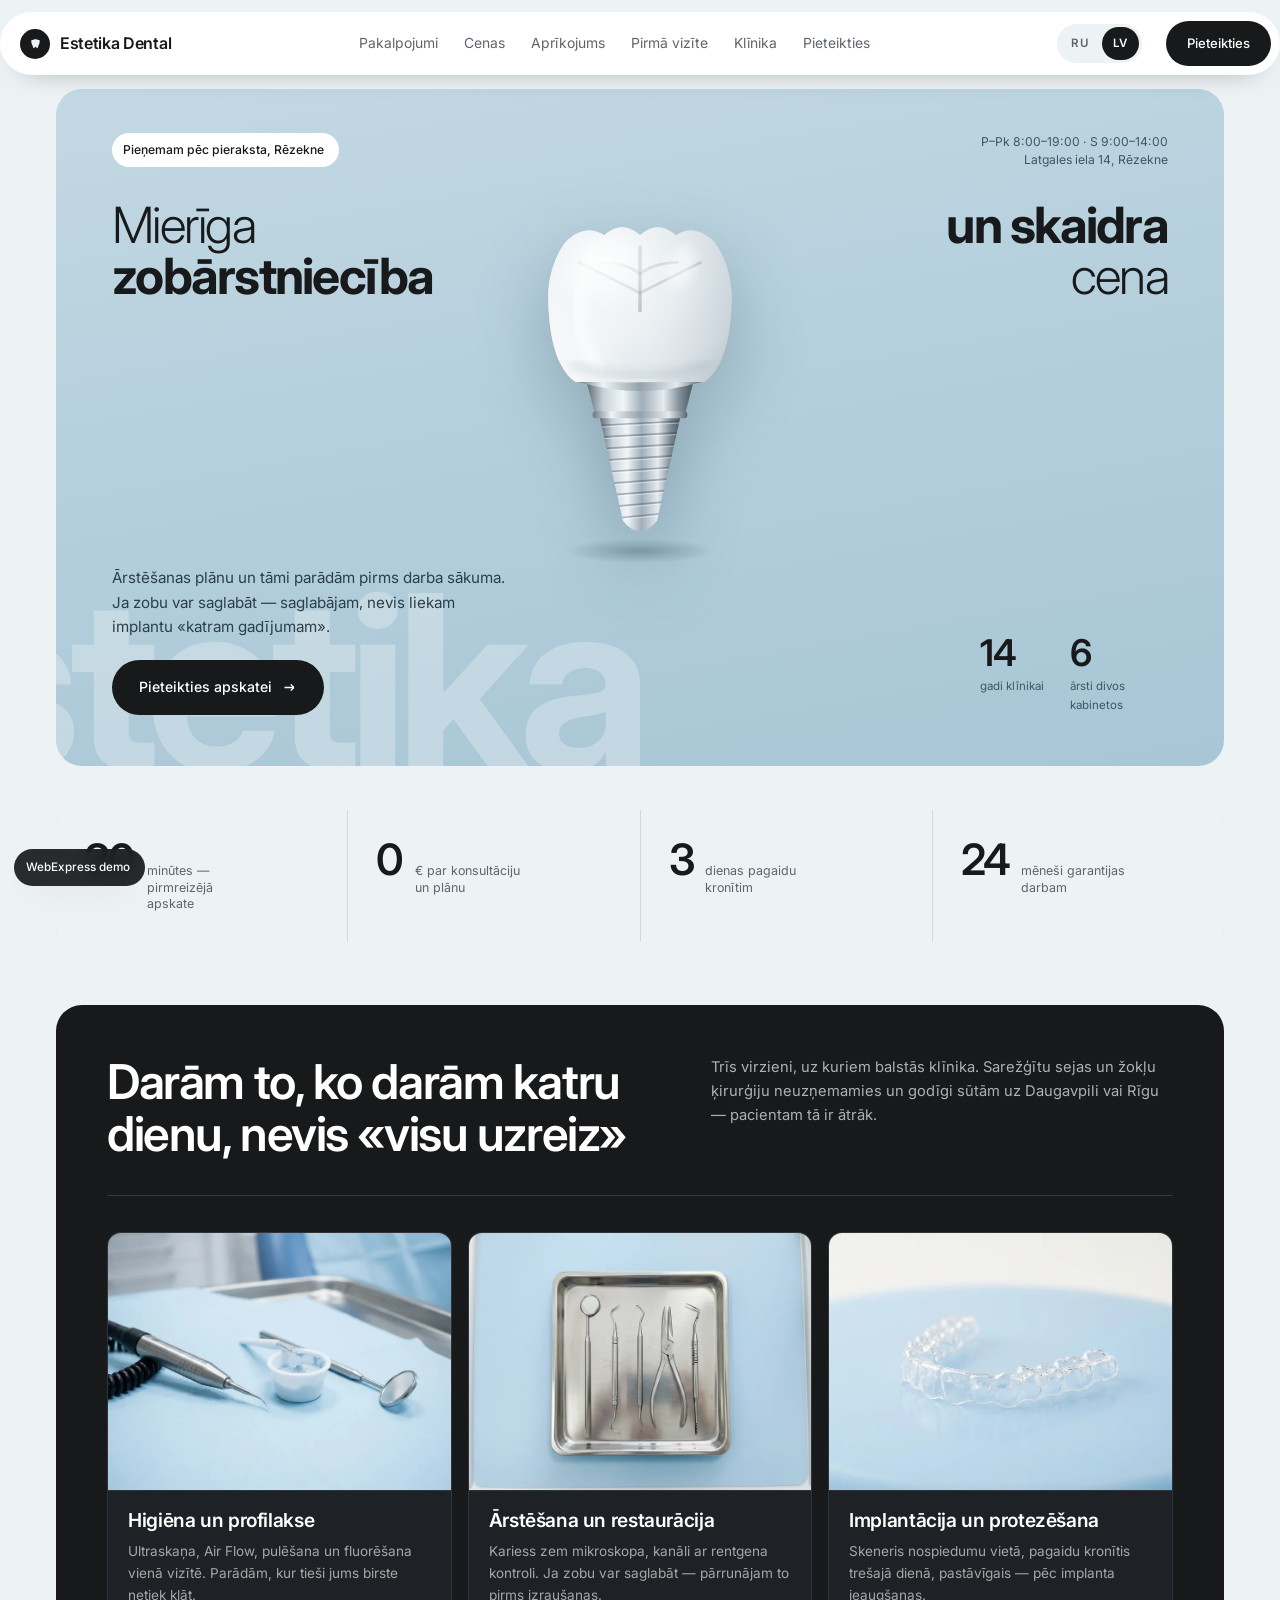
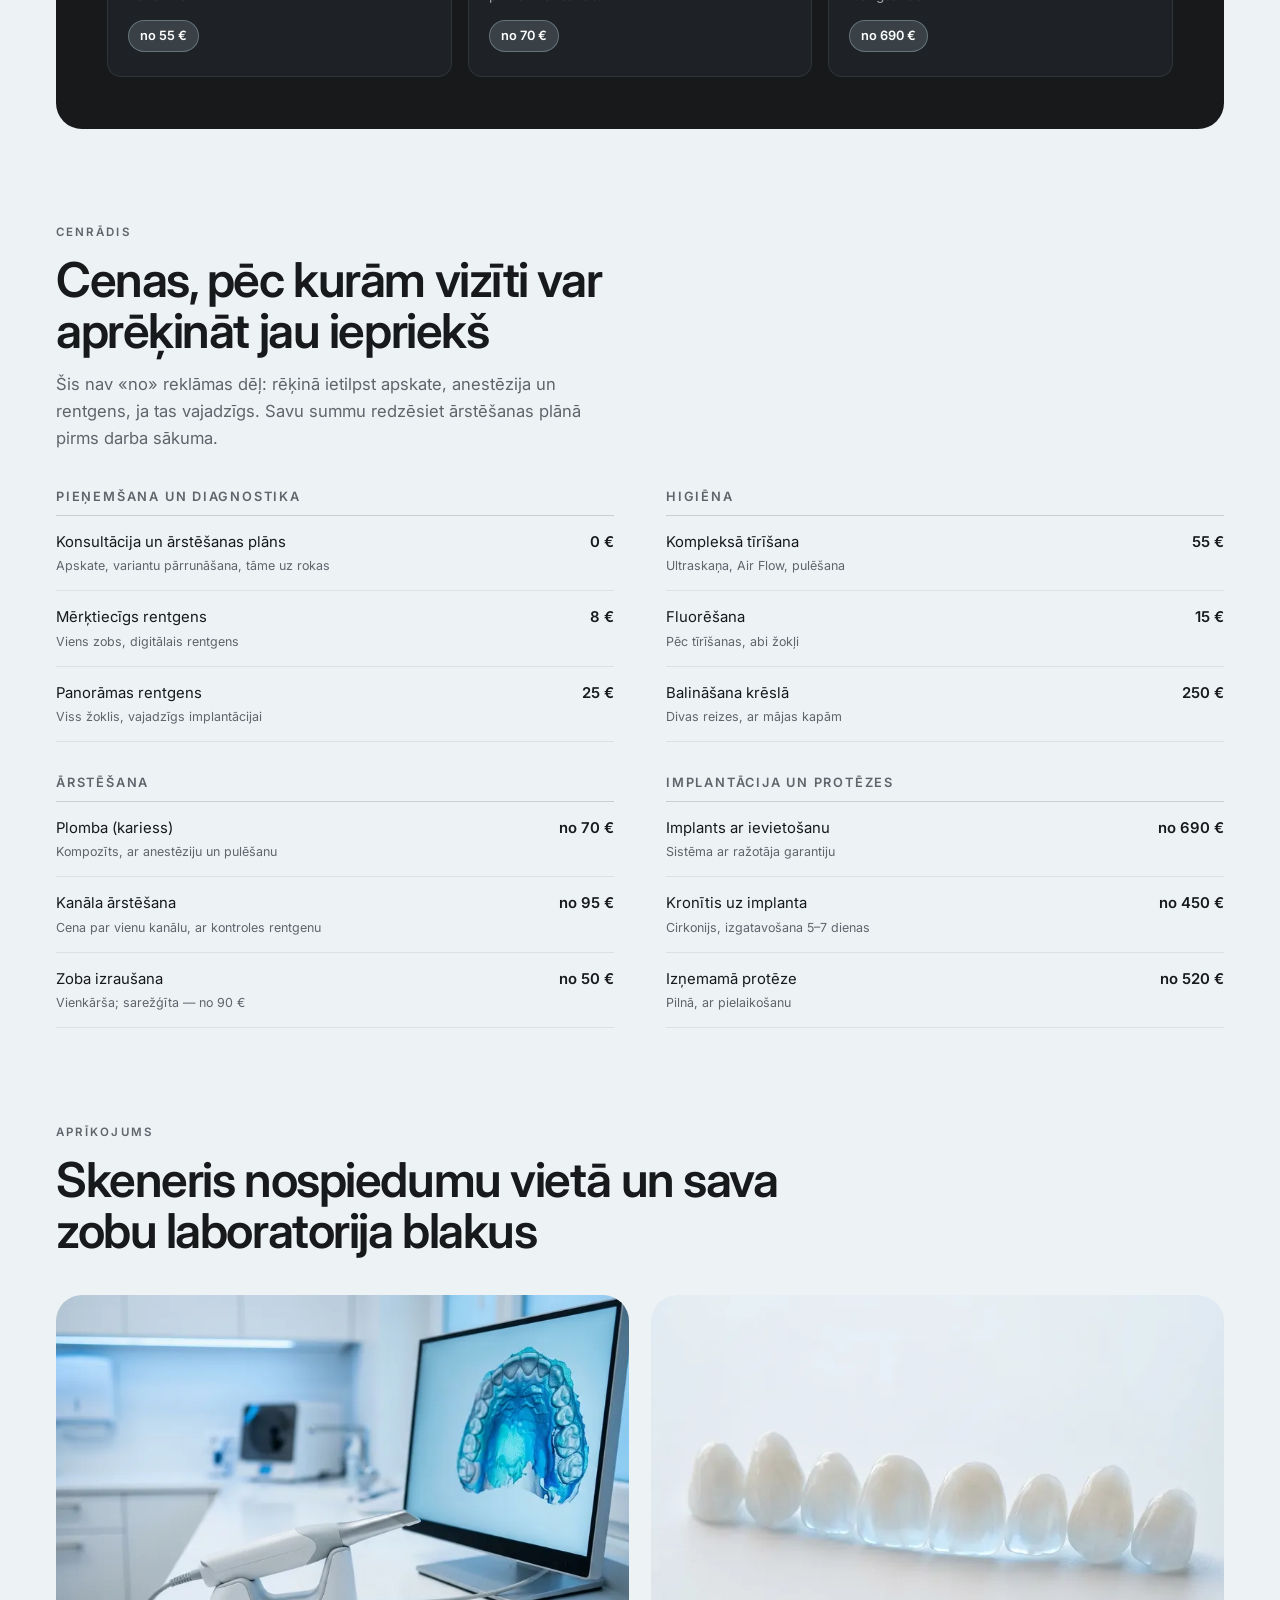
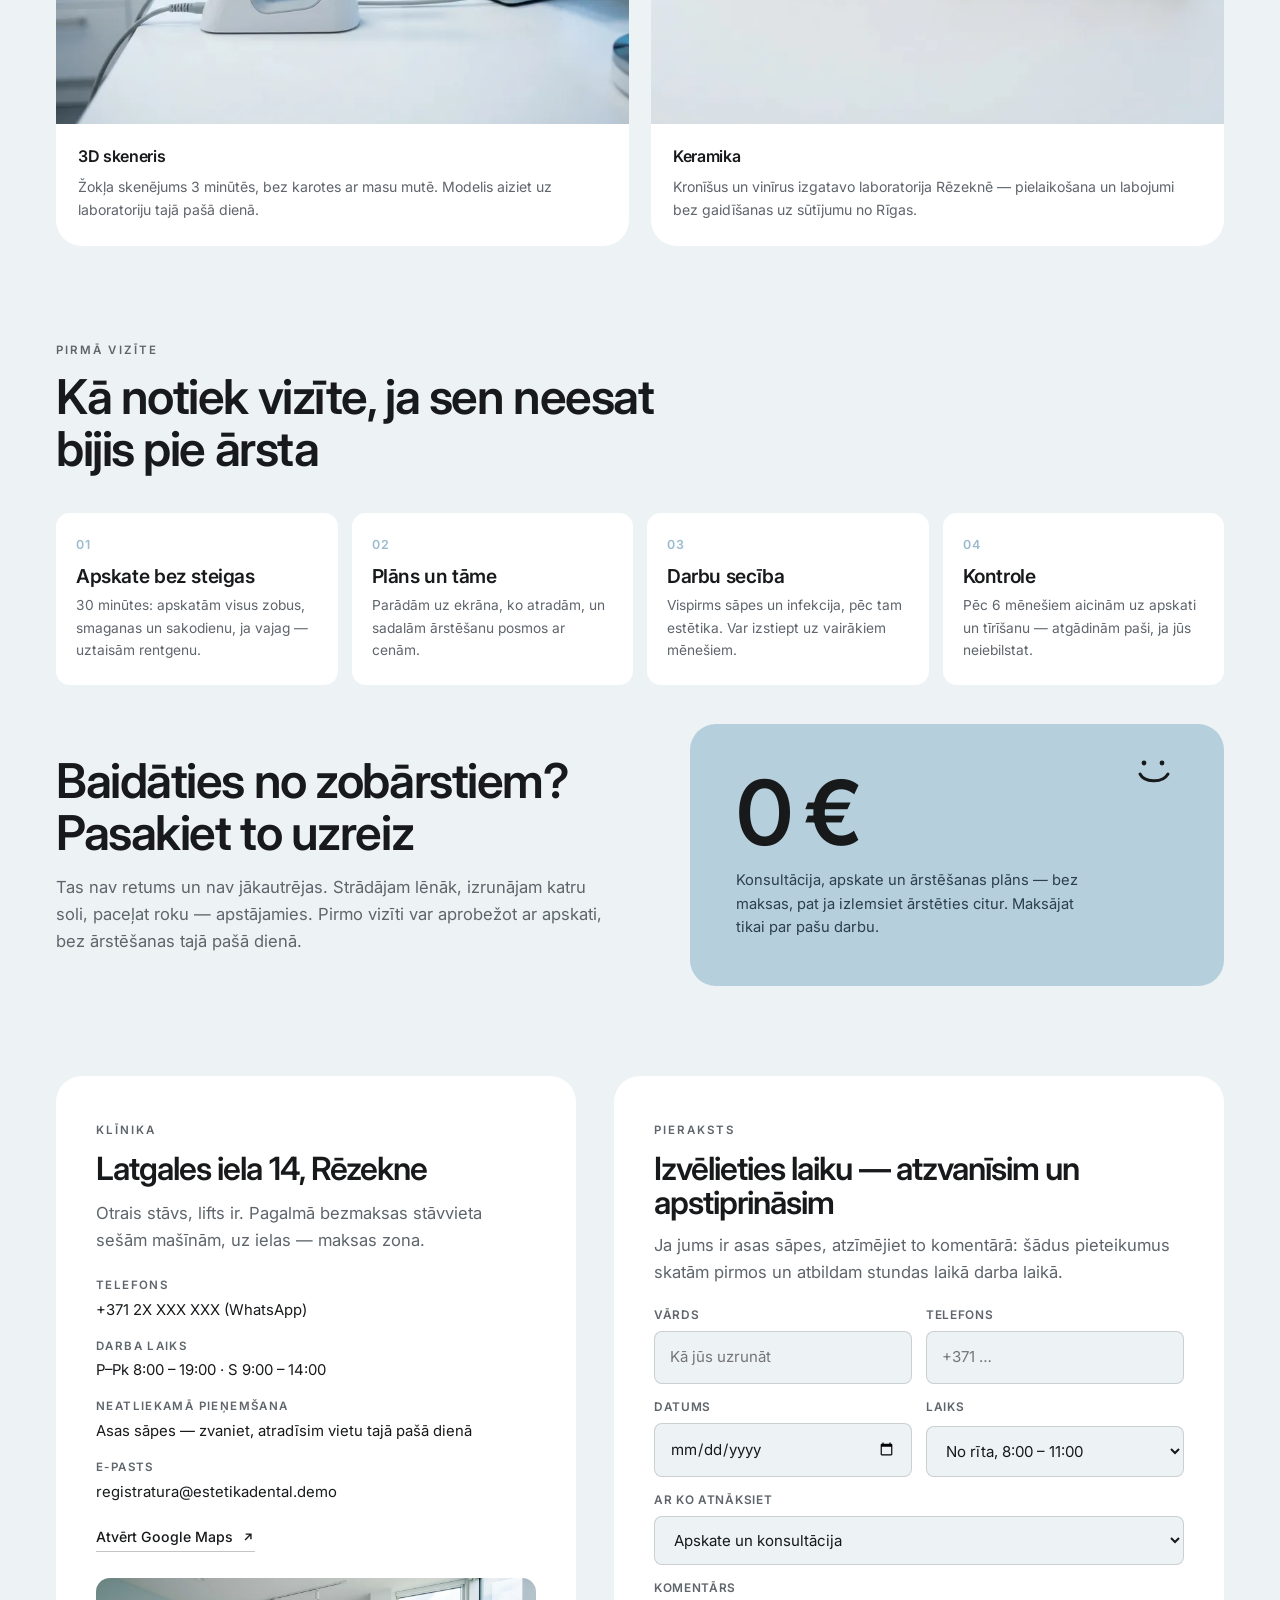
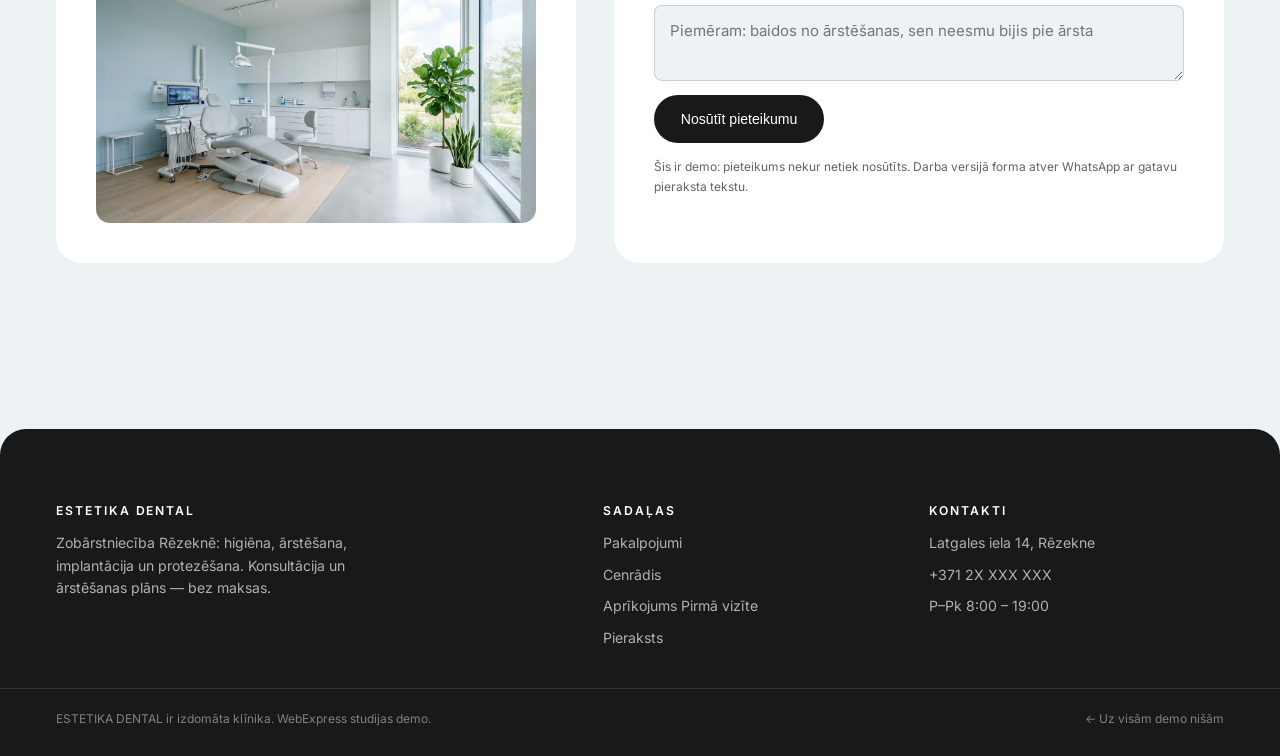
<file: demo/dental/index.html>
<!DOCTYPE html>
<html lang="lv">
<head>
<meta charset="utf-8">
<meta name="viewport" content="width=device-width, initial-scale=1">
<title>ESTETIKA DENTAL — стоматология в Резекне | Демо-концепт WebExpress</title>
<meta name="description" content="Демо-концепт сайта стоматологии: прозрачный прейскурант, имплантация, гигиена и отбеливание, запись онлайн. Резекне.">
<meta name="robots" content="noindex, follow">
<meta property="og:type" content="website">
<meta property="og:title" content="ESTETIKA DENTAL — стоматология в Резекне">
<meta property="og:description" content="Прозрачные цены, план лечения до начала работы, запись онлайн. Демо-концепт студии WebExpress.">
<meta property="og:image" content="assets/og.jpg">
<meta name="theme-color" content="#B5CFDC">
<link rel="icon" href="data:image/svg+xml,%3Csvg xmlns='http://www.w3.org/2000/svg' viewBox='0 0 32 32'%3E%3Crect width='32' height='32' rx='8' fill='%2317191B'/%3E%3Cpath d='M16 7c3 0 4 1.4 6 1.4S25 8 25 11c0 4-1.6 6.4-2.6 9.4S21 26 19.4 26c-1.4 0-1.6-3-3.4-3s-2 3-3.4 3C11 26 10.6 23.4 9.6 20.4S7 15 7 11c0-3 1-2.6 3-2.6S13 7 16 7z' fill='%23EDF2F5'/%3E%3C/svg%3E">
<link rel="preconnect" href="https://fonts.googleapis.com">
<link rel="preconnect" href="https://fonts.gstatic.com" crossorigin>
<link href="https://fonts.googleapis.com/css2?family=Inter:wght@200;300;400;500;600;700;800&display=swap" rel="stylesheet">
<style>
:root{
  --sky:#B5CFDC; --sky-2:#9BBCCE; --sky-soft:#D7E6EE; --paper:#EDF2F5;
  --ink:#17191B; --ink-2:#212428; --muted:#5E656B; --white:#fff;
  --pad:clamp(18px,4.5vw,56px);
  --r:26px; --r-sm:14px; --r-xs:8px;
  --font:'Inter',system-ui,-apple-system,sans-serif;
}
*{box-sizing:border-box}
html{scroll-behavior:smooth}
html{overflow-x:hidden;overflow-x:clip}
body{margin:0;background:var(--paper);color:var(--ink);font-family:var(--font);font-size:16px;line-height:1.62;-webkit-font-smoothing:antialiased;overflow-x:hidden;overflow-x:clip}
img{max-width:100%;height:auto;display:block}
a{color:inherit}
h1,h2,h3{margin:0;font-weight:700;letter-spacing:-.035em;line-height:1.02}
h1{font-size:clamp(1.95rem,3.9vw,3.7rem);font-weight:300}
h1 b{font-weight:700}
h2{font-size:clamp(1.7rem,3.8vw,3rem);font-weight:600;letter-spacing:-.03em;line-height:1.07}
h3{font-size:clamp(1rem,1.5vw,1.2rem);font-weight:600;letter-spacing:-.02em}
p{margin:0}
.wrap{width:min(1320px,100%);margin-inline:auto;padding-inline:var(--pad)}
.pill{display:inline-flex;align-items:center;gap:8px;padding:7px 15px 7px 11px;border-radius:999px;background:var(--white);font-size:.76rem;font-weight:500;color:var(--ink)}
.lead{color:var(--muted);font-size:clamp(.95rem,1.3vw,1.06rem);max-width:56ch}
.band{padding:clamp(52px,7vw,104px) 0}
.eyebrow{font-size:.72rem;font-weight:600;letter-spacing:.18em;text-transform:uppercase;color:var(--muted)}

.btn{display:inline-flex;align-items:center;justify-content:center;gap:10px;font-size:.88rem;font-weight:500;padding:15px 26px;border-radius:999px;border:1px solid transparent;text-decoration:none;cursor:pointer;transition:transform .2s,background .2s,color .2s;white-space:nowrap}
.btn-dark{background:var(--ink);color:#fff}
.btn-dark:hover{transform:translateY(-2px);background:#000}
.btn-white{background:var(--white);color:var(--ink);border-color:rgba(23,25,27,.1)}
.btn-white:hover{transform:translateY(-2px)}
.btn svg{transition:transform .25s}
.btn:hover svg{transform:translateX(3px)}

/* top */
.top{position:sticky;top:0;z-index:60;padding-top:12px;background:linear-gradient(180deg,var(--paper) 62%,transparent)}
.top-inner{display:flex;align-items:center;gap:16px;background:var(--white);border-radius:999px;padding:9px 9px 9px 20px;box-shadow:0 12px 30px -24px rgba(23,25,27,.7)}
.logo{display:flex;align-items:center;gap:10px;text-decoration:none;font-weight:600;letter-spacing:-.02em;flex:none}
.logo-mark{width:30px;height:30px;border-radius:999px;background:var(--ink);display:grid;place-items:center;flex:none}
.top-nav{display:none;gap:26px;margin-inline:auto;font-size:.87rem;color:var(--muted)}
.top-nav a{text-decoration:none;transition:color .2s}
.top-nav a:hover{color:var(--ink)}
.top .btn{margin-left:auto;padding:11px 20px;font-size:.82rem}
@media(min-width:960px){.top-nav{display:flex}.top .btn{margin-left:0}}

/* Below 960px the links collapse into a dropdown; without it the page had no
   navigation at all on a phone. */
.burger{display:none;place-content:center;gap:4px;flex:none;width:42px;height:42px;padding:0;border:0;border-radius:999px;background:var(--paper);cursor:pointer}
.burger span{display:block;width:17px;height:2px;border-radius:2px;background:var(--ink);transition:transform .25s,opacity .25s}
.burger[aria-expanded="true"] span:nth-child(1){transform:translateY(6px) rotate(45deg)}
.burger[aria-expanded="true"] span:nth-child(2){opacity:0}
.burger[aria-expanded="true"] span:nth-child(3){transform:translateY(-6px) rotate(-45deg)}
.burger:focus-visible{outline:2px solid var(--sky-2);outline-offset:2px}
@media(max-width:959px){
  .burger{display:grid}
  .top-inner{position:relative}
  .top-nav{position:absolute;left:0;right:0;top:calc(100% + 10px);flex-direction:column;gap:0;margin:0;padding:8px;border-radius:24px;background:var(--white);box-shadow:0 24px 46px -26px rgba(23,25,27,.75)}
  .top-nav.open{display:flex}
  .top-nav a{padding:13px 16px;border-radius:16px;font-size:.95rem;color:var(--ink)}
  .top-nav a:hover{background:var(--paper)}
  .top-nav .nav-cta{margin-top:4px;background:var(--ink);color:#fff;text-align:center;font-weight:600}
}
@media(max-width:600px){.top .btn{display:none}}

.lang{display:inline-flex;gap:2px;padding:3px;border-radius:999px;background:var(--paper);margin-left:auto}
.lang button{font:inherit;font-size:.72rem;font-weight:600;letter-spacing:.06em;padding:7px 11px;border:0;border-radius:999px;background:transparent;color:var(--muted);cursor:pointer;transition:background .2s,color .2s}
.lang button[aria-pressed="true"]{background:var(--ink);color:#fff}
.lang button:focus-visible{outline:2px solid var(--sky-2);outline-offset:2px}
.top .lang+.btn{margin-left:8px}
@media(min-width:960px){.lang{margin-left:0}}

@media(max-width:560px){
  .top-inner{padding:7px 7px 7px 13px;gap:8px}
  .logo{font-size:.85rem;gap:8px}
  .logo-mark{width:26px;height:26px}
  .top .btn{padding:10px 13px;font-size:.74rem}
  .lang{padding:2px}
  .lang button{padding:6px 8px;font-size:.64rem;letter-spacing:.04em}
}

/* hero */
.hero{padding-top:14px}
.hero-panel{position:relative;overflow:hidden;border-radius:var(--r);background:linear-gradient(170deg,#C3D9E4 0%,var(--sky) 45%,#A8C6D6 100%);padding:clamp(26px,4vw,44px) var(--pad) 0;isolation:isolate}
.ghost{position:absolute;left:50%;bottom:-2%;translate:-50% 0;font-size:clamp(5rem,19vw,16rem);font-weight:700;letter-spacing:-.05em;color:rgba(255,255,255,.28);line-height:.8;pointer-events:none;user-select:none;z-index:0;white-space:nowrap}
.hero-top{display:flex;flex-wrap:wrap;gap:12px;justify-content:space-between;align-items:flex-start;position:relative;z-index:2}
.hero-top .meta{text-align:right;font-size:.76rem;color:#3E5766;line-height:1.5}
.hero-main{position:relative;z-index:2;display:flex;flex-direction:column;gap:2px;margin-top:clamp(18px,3vw,30px)}
.hero-title{order:1}
.hero-title.right{order:2}
.hero-art{position:relative;margin-inline:auto;width:min(250px,52vw);margin-top:6px;order:3;z-index:1;background:radial-gradient(50% 42% at 50% 40%,rgba(226,238,246,.55) 0%,rgba(205,224,236,.28) 55%,rgba(181,207,220,0) 78%)}
.hero-art img{width:100%;filter:drop-shadow(0 26px 34px rgba(29,58,77,.3))}
.hero-side{position:relative;z-index:2;display:flex;flex-wrap:wrap;gap:22px 34px;justify-content:space-between;align-items:flex-end;padding-bottom:clamp(24px,4vw,40px)}
.hero-copy{max-width:40ch;color:#2C3F4B;font-size:.95rem}
.hero-copy .btn{margin-top:20px}
.hero-nums{display:flex;gap:26px}
.hero-nums div span{display:block;font-size:clamp(1.5rem,3vw,2.3rem);font-weight:600;letter-spacing:-.03em;line-height:1}
.hero-nums div small{display:block;font-size:.72rem;color:#3E5766;margin-top:5px;max-width:14ch}
@media(min-width:900px){
  .hero-main{display:grid;grid-template-columns:1fr minmax(170px,auto) 1fr;align-items:start;gap:clamp(18px,3.4vw,54px)}
  .hero-title{grid-column:auto}
  .hero-title,.hero-title.right{order:0}
  .hero-title.right{text-align:right}
  .hero-art{width:clamp(180px,22vw,320px);margin-top:-18px;order:0}
  .hero-side{padding-bottom:clamp(30px,4vw,54px)}
}

/* stats strip */
.stats{display:grid;grid-template-columns:repeat(2,1fr);gap:1px;background:rgba(23,25,27,.12);border-radius:var(--r-sm);overflow:hidden;margin-top:clamp(26px,3.5vw,44px)}
@media(min-width:800px){.stats{grid-template-columns:repeat(4,1fr)}}
.stat{background:var(--paper);padding:clamp(18px,2.5vw,28px);display:flex;align-items:baseline;gap:12px}
.stat b{font-size:clamp(1.7rem,3.4vw,2.7rem);font-weight:600;letter-spacing:-.04em;line-height:1}
.stat span{font-size:.78rem;color:var(--muted);max-width:14ch;line-height:1.35}

/* dark block */
.dark-card{background:var(--ink);color:#fff;border-radius:var(--r);padding:clamp(28px,4vw,56px)}
.dark-head{display:grid;gap:18px;padding-bottom:clamp(24px,3vw,36px);border-bottom:1px solid rgba(255,255,255,.14)}
@media(min-width:880px){.dark-head{grid-template-columns:1.1fr .9fr;gap:40px;align-items:start}}
.dark-head h2{color:#fff}
.dark-head p{color:rgba(255,255,255,.66);font-size:.92rem}
.cards{display:grid;gap:16px;margin-top:clamp(24px,3vw,36px)}
@media(min-width:760px){.cards{grid-template-columns:repeat(3,1fr)}}
.svc{background:#1E2226;border:1px solid rgba(255,255,255,.08);border-radius:var(--r-sm);overflow:hidden;display:flex;flex-direction:column;transition:transform .35s cubic-bezier(.2,.7,.3,1)}
.svc:hover{transform:translateY(-5px)}
.svc img{aspect-ratio:4/3;object-fit:cover;width:100%}
.svc div{padding:20px 20px 24px;border-top:1px solid rgba(255,255,255,.08)}
.svc h3{color:#fff}
.svc p{margin-top:9px;font-size:.85rem;color:rgba(255,255,255,.6)}
.svc .price{display:inline-block;margin-top:14px;font-size:.8rem;font-weight:600;color:#fff;background:rgba(181,207,220,.18);border:1px solid rgba(181,207,220,.35);padding:5px 11px;border-radius:999px}

/* price list */
.plist{display:grid;gap:clamp(26px,3vw,44px);margin-top:clamp(24px,3vw,40px)}
@media(min-width:860px){.plist{grid-template-columns:1fr 1fr;gap:34px 52px}}
.pgroup h3{font-size:.8rem;letter-spacing:.14em;text-transform:uppercase;color:var(--muted);padding-bottom:12px;border-bottom:1px solid rgba(23,25,27,.16)}
.pgroup ul{list-style:none;margin:0;padding:0}
.pgroup li{display:flex;justify-content:space-between;gap:20px;padding:14px 0;border-bottom:1px solid rgba(23,25,27,.08);font-size:.93rem}
.pgroup li small{display:block;color:var(--muted);font-size:.78rem;margin-top:2px;max-width:42ch}
.pgroup .val{font-weight:600;white-space:nowrap}

.tech{display:grid;gap:16px;margin-top:clamp(24px,3vw,40px)}
@media(min-width:760px){.tech{grid-template-columns:1fr 1fr;gap:22px}}
.tech figure{margin:0;background:var(--white);border-radius:var(--r);overflow:hidden}
.tech img{aspect-ratio:4/3;object-fit:cover;width:100%}
.tech figcaption{padding:20px 22px 24px;font-size:.88rem;color:var(--muted)}
.tech figcaption b{display:block;color:var(--ink);font-size:1rem;font-weight:600;letter-spacing:-.02em;margin-bottom:6px}

/* steps */
.steps{display:grid;gap:14px;margin-top:clamp(24px,3vw,40px);counter-reset:s}
@media(min-width:760px){.steps{grid-template-columns:repeat(4,1fr)}}
.step{background:var(--white);border-radius:var(--r-sm);padding:22px 20px 24px}
.step::before{counter-increment:s;content:"0" counter(s);display:block;font-size:.78rem;font-weight:600;color:var(--sky-2);letter-spacing:.08em;margin-bottom:12px}
.step p{margin-top:8px;font-size:.86rem;color:var(--muted)}

/* highlight */
.hl{display:grid;gap:22px;align-items:center;margin-top:clamp(26px,3vw,44px)}
@media(min-width:900px){.hl{grid-template-columns:1.05fr .95fr;gap:44px}}
.hl-card{background:var(--sky);border-radius:var(--r);padding:clamp(26px,3.6vw,46px);position:relative;overflow:hidden}
.hl-card b{display:block;font-size:clamp(3rem,8vw,5.6rem);font-weight:600;letter-spacing:-.05em;line-height:.95}
.hl-card p{margin-top:14px;font-size:.92rem;color:#2C3F4B;max-width:38ch}
.hl-smile{position:absolute;top:clamp(20px,3vw,34px);right:clamp(20px,3vw,34px)}

/* contacts + form */
.split{display:grid;gap:clamp(22px,3vw,38px)}
@media(min-width:900px){.split{grid-template-columns:.92fr 1.08fr}}
.panel{background:var(--white);border-radius:var(--r);padding:clamp(24px,3.2vw,40px)}
.clinic{list-style:none;padding:0;margin:22px 0 0;display:grid;gap:15px;font-size:.93rem}
.clinic b{display:block;font-size:.72rem;letter-spacing:.12em;text-transform:uppercase;color:var(--muted);margin-bottom:3px;font-weight:600}
.map-link{display:inline-flex;align-items:center;gap:8px;margin-top:22px;font-size:.88rem;font-weight:500;color:var(--ink);text-decoration:none;border-bottom:1px solid rgba(23,25,27,.25);padding-bottom:2px}
form{display:grid;gap:14px;margin-top:20px}
.two{display:grid;gap:14px}
@media(min-width:600px){.two{grid-template-columns:1fr 1fr}}
.field{display:grid;gap:6px}
.field label{font-size:.74rem;font-weight:600;letter-spacing:.06em;text-transform:uppercase;color:var(--muted)}
.field input,.field select,.field textarea{font:inherit;font-size:.94rem;padding:13px 15px;border-radius:var(--r-xs);border:1px solid rgba(23,25,27,.16);background:var(--paper);color:var(--ink);width:100%}
.field input:focus,.field select:focus,.field textarea:focus{outline:2px solid var(--sky-2);outline-offset:1px;border-color:transparent}
.form-note{font-size:.75rem;color:var(--muted)}
.form-status{display:none;padding:13px 15px;border-radius:var(--r-xs);background:var(--sky-soft);font-size:.88rem}
.form-status.show{display:block}
.clinic-photo{margin-top:26px;border-radius:var(--r-sm);overflow:hidden}

footer{background:var(--ink);color:rgba(255,255,255,.66);margin-top:clamp(44px,6vw,80px);padding:clamp(44px,6vw,76px) 0 28px;border-radius:var(--r) var(--r) 0 0}
.foot-grid{display:grid;gap:30px}
@media(min-width:820px){.foot-grid{grid-template-columns:1.4fr .8fr .8fr}}
footer h3{color:#fff;font-size:.76rem;letter-spacing:.16em;text-transform:uppercase}
footer ul{list-style:none;padding:0;margin:14px 0 0;display:grid;gap:9px;font-size:.88rem}
footer a{text-decoration:none}
footer a:hover{color:#fff}
.foot-bottom{margin-top:38px;padding-top:20px;border-top:1px solid rgba(255,255,255,.12);display:flex;flex-wrap:wrap;gap:12px;justify-content:space-between;font-size:.75rem;color:rgba(255,255,255,.45)}

.demo-badge{position:fixed;left:14px;bottom:14px;z-index:70;display:inline-flex;align-items:center;gap:9px;padding:9px 15px 9px 12px;border-radius:999px;background:rgba(23,25,27,.92);color:#fff;font-size:.73rem;font-weight:500;text-decoration:none;backdrop-filter:blur(10px);box-shadow:0 14px 30px -18px rgba(0,0,0,.9);transition:transform .2s}
.demo-badge:hover{transform:translateY(-2px)}

.rise{opacity:0;transform:translateY(22px);transition:opacity .7s cubic-bezier(.2,.7,.3,1),transform .7s cubic-bezier(.2,.7,.3,1)}
.rise.in{opacity:1;transform:none}
@media(prefers-reduced-motion:reduce){.rise{opacity:1;transform:none;transition:none}html{scroll-behavior:auto}}
</style>
</head>
<body>

<header class="top">
  <div class="wrap top-inner">
    <a class="logo" href="#top">
      <span class="logo-mark"><svg width="15" height="15" viewBox="0 0 32 32"><path d="M16 7c3 0 4 1.4 6 1.4S25 8 25 11c0 4-1.6 6.4-2.6 9.4S21 26 19.4 26c-1.4 0-1.6-3-3.4-3s-2 3-3.4 3C11 26 10.6 23.4 9.6 20.4S7 15 7 11c0-3 1-2.6 3-2.6S13 7 16 7z" fill="#EDF2F5"/></svg></span>
      Estetika Dental
    </a>
    <nav class="top-nav" id="top-nav">
      <a href="#services">Услуги</a>
      <a href="#prices">Цены</a>
      <a href="#tech">Оборудование</a>
      <a href="#visit">Первый визит</a>
      <a href="#contacts">Клиника</a>
      <a class="nav-cta" href="#booking">Записаться</a>
    </nav>
    <div class="lang" role="group" aria-label="Valoda / Язык"><button type="button" data-lang="ru" aria-pressed="true">RU</button><button type="button" data-lang="lv" aria-pressed="false">LV</button></div>
    <a class="btn btn-dark" href="#booking">Записаться</a>
    <button class="burger" type="button" aria-label="Открыть меню" aria-expanded="false" aria-controls="top-nav"><span></span><span></span><span></span></button>
  </div>
</header>

<main id="top">

<section class="hero">
  <div class="wrap">
    <div class="hero-panel">
      <span class="ghost" aria-hidden="true">Estetika</span>
      <div class="hero-top">
        <span class="pill">Принимаем по записи, Резекне</span>
        <p class="meta">Пн–Пт 8:00–19:00 · Сб 9:00–14:00<br>Латгалес 14, Резекне</p>
      </div>
      <div class="hero-main">
        <h1 class="hero-title">Спокойная<br><b>стоматология</b></h1>
        <div class="hero-art">
          <img src="assets/hero-implant.svg" width="560" height="900" alt="Керамическая коронка на титановом имплантате — 3D-визуализация" fetchpriority="high">
        </div>
        <h1 class="hero-title right"><b>и понятная</b><br>цена</h1>
      </div>
      <div class="hero-side">
        <div class="hero-copy">
          <p>План лечения и смету показываем до начала работы. Если можно сохранить зуб — сохраняем, а не ставим имплантат «на всякий случай».</p>
          <a class="btn btn-dark" href="#booking">Записаться на осмотр
            <svg width="15" height="15" viewBox="0 0 24 24" fill="none" stroke="currentColor" stroke-width="2.2"><path d="M4 12h15m0 0-5-5m5 5-5 5"/></svg>
          </a>
        </div>
        <div class="hero-nums">
          <div><span data-count="14">14</span><small>лет клинике</small></div>
          <div><span data-count="6">6</span><small>врачей в двух кабинетах</small></div>
        </div>
      </div>
    </div>

    <div class="stats rise">
      <div class="stat"><b data-count="30">30</b><span>минут — первичный осмотр</span></div>
      <div class="stat"><b data-count="0">0</b><span>€ за консультацию и план</span></div>
      <div class="stat"><b data-count="3">3</b><span>дня на временную коронку</span></div>
      <div class="stat"><b data-count="24">24</b><span>месяца гарантии на работу</span></div>
    </div>
  </div>
</section>

<section class="band" id="services" style="padding-top:clamp(36px,5vw,70px)">
  <div class="wrap">
    <div class="dark-card rise">
      <div class="dark-head">
        <h2>Занимаемся тем, что делаем каждый день, а не «всем сразу»</h2>
        <p>Три направления, на которых держится клиника. Сложную челюстно-лицевую хирургию не берём и честно отправляем в Даугавпилс или Ригу — так быстрее для пациента.</p>
      </div>
      <div class="cards">
        <article class="svc">
          <img src="assets/hygiene.webp" width="800" height="600" alt="Инструменты для профессиональной гигиены полости рта" loading="lazy">
          <div>
            <h3>Гигиена и профилактика</h3>
            <p>Ультразвук, Air Flow, полировка и фторирование за один визит. Показываем, где щётка не достаёт именно у вас.</p>
            <span class="price">от 55 €</span>
          </div>
        </article>
        <article class="svc">
          <img src="assets/tray.webp" width="800" height="600" alt="Стерильный лоток со стоматологическими инструментами" loading="lazy">
          <div>
            <h3>Лечение и реставрация</h3>
            <p>Кариес под микроскопом, каналы с рентген-контролем. Если зуб можно сохранить — обсуждаем это до удаления.</p>
            <span class="price">от 70 €</span>
          </div>
        </article>
        <article class="svc">
          <img src="assets/aligner.webp" width="800" height="600" alt="Прозрачная элайнер-капа для выравнивания зубов" loading="lazy">
          <div>
            <h3>Имплантация и протезирование</h3>
            <p>Сканер вместо слепков, временная коронка на третий день, постоянная — после приживления.</p>
            <span class="price">от 690 €</span>
          </div>
        </article>
      </div>
    </div>
  </div>
</section>

<section class="band" id="prices" style="padding-top:0">
  <div class="wrap">
    <span class="eyebrow">Прейскурант</span>
    <h2 style="margin-top:10px;max-width:22ch">Цены, по которым можно заранее посчитать визит</h2>
    <p class="lead" style="margin-top:14px">Это не «от» ради рекламы: в чек входит осмотр, анестезия и снимок, если он нужен. Итог по своему случаю вы увидите в плане лечения до начала работы.</p>
    <div class="plist">
      <div class="pgroup">
        <h3>Приём и диагностика</h3>
        <ul>
          <li><span>Консультация и план лечения<small>Осмотр, обсуждение вариантов, смета на руки</small></span><span class="val">0 €</span></li>
          <li><span>Прицельный снимок<small>Один зуб, цифровой рентген</small></span><span class="val">8 €</span></li>
          <li><span>Панорамный снимок<small>Вся челюсть, нужен для имплантации</small></span><span class="val">25 €</span></li>
        </ul>
      </div>
      <div class="pgroup">
        <h3>Гигиена</h3>
        <ul>
          <li><span>Комплексная чистка<small>Ультразвук, Air Flow, полировка</small></span><span class="val">55 €</span></li>
          <li><span>Фторирование<small>После чистки, обе челюсти</small></span><span class="val">15 €</span></li>
          <li><span>Отбеливание в кресле<small>Два сеанса, с домашними капами</small></span><span class="val">250 €</span></li>
        </ul>
      </div>
      <div class="pgroup">
        <h3>Лечение</h3>
        <ul>
          <li><span>Пломба (кариес)<small>Композит, с анестезией и полировкой</small></span><span class="val">от 70 €</span></li>
          <li><span>Лечение канала<small>Цена за канал, с контрольным снимком</small></span><span class="val">от 95 €</span></li>
          <li><span>Удаление зуба<small>Простое; сложное — от 90 €</small></span><span class="val">от 50 €</span></li>
        </ul>
      </div>
      <div class="pgroup">
        <h3>Имплантация и протезы</h3>
        <ul>
          <li><span>Имплантат с установкой<small>Система с гарантией производителя</small></span><span class="val">от 690 €</span></li>
          <li><span>Коронка на имплантат<small>Цирконий, изготовление 5–7 дней</small></span><span class="val">от 450 €</span></li>
          <li><span>Съёмный протез<small>Полный, с примеркой</small></span><span class="val">от 520 €</span></li>
        </ul>
      </div>
    </div>
  </div>
</section>

<section class="band" id="tech" style="padding-top:0">
  <div class="wrap">
    <span class="eyebrow">Оборудование</span>
    <h2 style="margin-top:10px;max-width:24ch">Сканер вместо слепков и своя зуботехника рядом</h2>
    <div class="tech">
      <figure class="rise">
        <img src="assets/scanner.webp" width="800" height="600" alt="Интраоральный 3D-сканер на приставке рядом с монитором" loading="lazy">
        <figcaption><b>3D-сканер</b>Снимок челюсти за 3 минуты, без ложки с массой во рту. Модель уходит в лабораторию в тот же день.</figcaption>
      </figure>
      <figure class="rise">
        <img src="assets/veneers.webp" width="800" height="600" alt="Керамические виниры на белой поверхности" loading="lazy">
        <figcaption><b>Керамика</b>Коронки и виниры делает лаборатория в Резекне — примерка и правки без ожидания посылки из Риги.</figcaption>
      </figure>
    </div>
  </div>
</section>

<section class="band" id="visit" style="padding-top:0">
  <div class="wrap">
    <span class="eyebrow">Первый визит</span>
    <h2 style="margin-top:10px;max-width:20ch">Как проходит приём, если вы давно не были у врача</h2>
    <div class="steps">
      <div class="step rise"><h3>Осмотр без спешки</h3><p>30 минут: смотрим все зубы, дёсны и прикус, при необходимости делаем снимок.</p></div>
      <div class="step rise"><h3>План и смета</h3><p>Показываем на экране, что нашли, и раскладываем лечение на этапы с ценами.</p></div>
      <div class="step rise"><h3>Порядок работ</h3><p>Сначала боль и инфекция, потом эстетика. Можно растянуть на несколько месяцев.</p></div>
      <div class="step rise"><h3>Контроль</h3><p>Через 6 месяцев зовём на осмотр и чистку — напоминаем сами, если вы не против.</p></div>
    </div>

    <div class="hl">
      <div class="rise">
        <h2>Боитесь стоматологов? Скажите об этом на входе</h2>
        <p class="lead" style="margin-top:16px">Это не редкость и не повод стесняться. Работаем медленнее, проговариваем каждый шаг, делаем паузы по поднятой руке. Первый визит можно ограничить только осмотром — без лечения в тот же день.</p>
      </div>
      <div class="hl-card rise">
        <svg class="hl-smile" width="54" height="30" viewBox="0 0 54 30" fill="none" stroke="#17191B" stroke-width="3" stroke-linecap="round" aria-hidden="true"><circle cx="8" cy="5" r="2.4" fill="#17191B" stroke="none"/><circle cx="26" cy="5" r="2.4" fill="#17191B" stroke="none"/><path d="M4 16c4 8 22 10 28 0"/></svg>
        <b>0 €</b>
        <p>Консультация, осмотр и план лечения — бесплатно, даже если вы решите лечиться в другом месте. Платите только за саму работу.</p>
      </div>
    </div>
  </div>
</section>

<section class="band" id="contacts" style="padding-top:0">
  <div class="wrap split">
    <div class="panel rise">
      <span class="eyebrow">Клиника</span>
      <h2 style="margin-top:10px;font-size:clamp(1.5rem,2.6vw,2rem)">Латгалес 14, Резекне</h2>
      <p class="lead" style="margin-top:14px">Второй этаж, лифт есть. Во дворе бесплатная парковка на 6 машин, на улице — платная зона.</p>
      <ul class="clinic">
        <li><b>Телефон</b>+371 2X XXX XXX (WhatsApp)</li>
        <li><b>Часы работы</b>Пн–Пт 8:00 – 19:00 · Сб 9:00 – 14:00</li>
        <li><b>Экстренный приём</b>Острая боль — звоните, найдём место в тот же день</li>
        <li><b>Почта</b>registratura@estetikadental.demo</li>
      </ul>
      <a class="map-link" href="https://www.google.com/maps/search/?api=1&query=Latgales+iela+14%2C+R%C4%93zekne" target="_blank" rel="noopener noreferrer">
        Открыть в Google Maps
        <svg width="14" height="14" viewBox="0 0 24 24" fill="none" stroke="currentColor" stroke-width="2.4"><path d="M7 17 17 7M8 7h9v9"/></svg>
      </a>
      <div class="clinic-photo"><img src="assets/chair.webp" width="1400" height="788" alt="Кабинет клиники: стоматологическое кресло у окна" loading="lazy"></div>
    </div>
    <div class="panel rise" id="booking">
      <span class="eyebrow">Запись</span>
      <h2 style="margin-top:10px;font-size:clamp(1.5rem,2.6vw,2rem)">Выберите время — перезвоним и подтвердим</h2>
      <p class="lead" style="margin-top:12px">Если у вас острая боль, отметьте это в комментарии: такие заявки смотрим первыми и отвечаем в течение часа в рабочее время.</p>
      <form id="bookingForm" novalidate>
        <div class="two">
          <div class="field"><label for="name">Имя</label><input id="name" type="text" autocomplete="name" placeholder="Как к вам обращаться" required></div>
          <div class="field"><label for="phone">Телефон</label><input id="phone" type="tel" autocomplete="tel" placeholder="+371 …" required></div>
        </div>
        <div class="two">
          <div class="field"><label for="day">Дата</label><input id="day" type="date"></div>
          <div class="field"><label for="time">Время</label>
            <select id="time">
              <option>Утро, 8:00 – 11:00</option>
              <option>День, 11:00 – 15:00</option>
              <option>Вечер, 15:00 – 19:00</option>
              <option>Суббота</option>
            </select>
          </div>
        </div>
        <div class="field"><label for="reason">С чем придёте</label>
          <select id="reason">
            <option>Осмотр и консультация</option>
            <option>Профессиональная гигиена</option>
            <option>Болит зуб</option>
            <option>Имплантация или протезирование</option>
            <option>Отбеливание</option>
          </select>
        </div>
        <div class="field"><label for="note">Комментарий</label><textarea id="note" rows="2" placeholder="Например: боюсь лечения, давно не был у врача"></textarea></div>
        <button class="btn btn-dark" type="submit" style="justify-self:start">Отправить заявку</button>
        <p class="form-note">Это демо-концепт: заявка никуда не уходит. На рабочем сайте форма открывает WhatsApp с готовым текстом записи.</p>
        <p class="form-status" id="formStatus" role="status" aria-live="polite"></p>
      </form>
    </div>
  </div>
</section>

</main>

<footer>
  <div class="wrap foot-grid">
    <div>
      <h3>Estetika Dental</h3>
      <ul><li style="max-width:40ch">Стоматология в Резекне: гигиена, лечение, имплантация и протезирование. Консультация и план лечения — бесплатно.</li></ul>
    </div>
    <div>
      <h3>Разделы</h3>
      <ul>
        <li><a href="#services">Услуги</a></li>
        <li><a href="#prices">Прейскурант</a></li>
        <li><a href="#tech">Оборудование</a>
      <a href="#visit">Первый визит</a></li>
        <li><a href="#booking">Запись</a></li>
      </ul>
    </div>
    <div>
      <h3>Контакты</h3>
      <ul>
        <li>Латгалес 14, Резекне</li>
        <li>+371 2X XXX XXX</li>
        <li>Пн–Пт 8:00 – 19:00</li>
      </ul>
    </div>
  </div>
  <div class="wrap foot-bottom">
    <span>ESTETIKA DENTAL — вымышленная клиника. Демо-концепт студии WebExpress.</span>
    <a href="../../index.html#portfolio">← Ко всем демо-нишам</a>
  </div>
</footer>

<a class="demo-badge" href="../../index.html#portfolio">Демо-концепт WebExpress</a>

<script type="application/ld+json">
{"@context":"https://schema.org","@type":"Dentist","name":"Estetika Dental","description":"Демо-концепт сайта стоматологической клиники в Резекне: гигиена, лечение, имплантация, прозрачный прейскурант.","priceRange":"€€","address":{"@type":"PostalAddress","streetAddress":"Latgales iela 14","addressLocality":"Rēzekne","addressCountry":"LV"},"openingHoursSpecification":[{"@type":"OpeningHoursSpecification","dayOfWeek":["Monday","Tuesday","Wednesday","Thursday","Friday"],"opens":"08:00","closes":"19:00"},{"@type":"OpeningHoursSpecification","dayOfWeek":["Saturday"],"opens":"09:00","closes":"14:00"}]}
</script>

<script>
/* i18n: словарь ru -> lv, подмена текстовых узлов и атрибутов без перезагрузки */
(function(){
  var LV={"ESTETIKA DENTAL — стоматология в Резекне | Демо-концепт WebExpress": "ESTETIKA DENTAL — zobārstniecība Rēzeknē | WebExpress demo", "Демо-концепт сайта стоматологии: прозрачный прейскурант, имплантация, гигиена и отбеливание, запись онлайн. Резекне.": "Zobārstniecības mājaslapas demo: caurspīdīgs cenrādis, implantācija, higiēna un balināšana, pieraksts online. Rēzekne.", "ESTETIKA DENTAL — стоматология в Резекне": "ESTETIKA DENTAL — zobārstniecība Rēzeknē", "Прозрачные цены, план лечения до начала работы, запись онлайн. Демо-концепт студии WebExpress.": "Caurspīdīgas cenas, ārstēšanas plāns pirms darba sākuma, pieraksts online. WebExpress studijas demo.", "Услуги": "Pakalpojumi", "Цены": "Cenas", "Оборудование": "Aprīkojums", "Первый визит": "Pirmā vizīte", "Клиника": "Klīnika", "Записаться": "Pieteikties", "Принимаем по записи, Резекне": "Pieņemam pēc pieraksta, Rēzekne", "Пн–Пт 8:00–19:00 · Сб 9:00–14:00": "P–Pk 8:00–19:00 · S 9:00–14:00", "Латгалес 14, Резекне": "Latgales iela 14, Rēzekne", "Спокойная": "Mierīga", "стоматология": "zobārstniecība", "Керамическая коронка на титановом имплантате — 3D-визуализация": "Keramikas kronītis uz titāna implanta — 3D vizualizācija", "и понятная": "un skaidra", "цена": "cena", "План лечения и смету показываем до начала работы. Если можно сохранить зуб — сохраняем, а не ставим имплантат «на всякий случай».": "Ārstēšanas plānu un tāmi parādām pirms darba sākuma. Ja zobu var saglabāt — saglabājam, nevis liekam implantu «katram gadījumam».", "Записаться на осмотр": "Pieteikties apskatei", "лет клинике": "gadi klīnikai", "врачей в двух кабинетах": "ārsti divos kabinetos", "минут — первичный осмотр": "minūtes — pirmreizējā apskate", "€ за консультацию и план": "€ par konsultāciju un plānu", "дня на временную коронку": "dienas pagaidu kronītim", "месяца гарантии на работу": "mēneši garantijas darbam", "Занимаемся тем, что делаем каждый день, а не «всем сразу»": "Darām to, ko darām katru dienu, nevis «visu uzreiz»", "Три направления, на которых держится клиника. Сложную челюстно-лицевую хирургию не берём и честно отправляем в Даугавпилс или Ригу — так быстрее для пациента.": "Trīs virzieni, uz kuriem balstās klīnika. Sarežģītu sejas un žokļu ķirurģiju neuzņemamies un godīgi sūtām uz Daugavpili vai Rīgu — pacientam tā ir ātrāk.", "Инструменты для профессиональной гигиены полости рта": "Instrumenti profesionālai mutes higiēnai", "Гигиена и профилактика": "Higiēna un profilakse", "Ультразвук, Air Flow, полировка и фторирование за один визит. Показываем, где щётка не достаёт именно у вас.": "Ultraskaņa, Air Flow, pulēšana un fluorēšana vienā vizītē. Parādām, kur tieši jums birste netiek klāt.", "от 55 €": "no 55 €", "Стерильный лоток со стоматологическими инструментами": "Sterila paplāte ar zobārstniecības instrumentiem", "Лечение и реставрация": "Ārstēšana un restaurācija", "Кариес под микроскопом, каналы с рентген-контролем. Если зуб можно сохранить — обсуждаем это до удаления.": "Kariess zem mikroskopa, kanāli ar rentgena kontroli. Ja zobu var saglabāt — pārrunājam to pirms izraušanas.", "от 70 €": "no 70 €", "Прозрачная элайнер-капа для выравнивания зубов": "Caurspīdīgs elainers zobu izlīdzināšanai", "Имплантация и протезирование": "Implantācija un protezēšana", "Сканер вместо слепков, временная коронка на третий день, постоянная — после приживления.": "Skeneris nospiedumu vietā, pagaidu kronītis trešajā dienā, pastāvīgais — pēc implanta ieaugšanas.", "от 690 €": "no 690 €", "Прейскурант": "Cenrādis", "Цены, по которым можно заранее посчитать визит": "Cenas, pēc kurām vizīti var aprēķināt jau iepriekš", "Это не «от» ради рекламы: в чек входит осмотр, анестезия и снимок, если он нужен. Итог по своему случаю вы увидите в плане лечения до начала работы.": "Šis nav «no» reklāmas dēļ: rēķinā ietilpst apskate, anestēzija un rentgens, ja tas vajadzīgs. Savu summu redzēsiet ārstēšanas plānā pirms darba sākuma.", "Приём и диагностика": "Pieņemšana un diagnostika", "Консультация и план лечения": "Konsultācija un ārstēšanas plāns", "Осмотр, обсуждение вариантов, смета на руки": "Apskate, variantu pārrunāšana, tāme uz rokas", "Прицельный снимок": "Mērķtiecīgs rentgens", "Один зуб, цифровой рентген": "Viens zobs, digitālais rentgens", "Панорамный снимок": "Panorāmas rentgens", "Вся челюсть, нужен для имплантации": "Viss žoklis, vajadzīgs implantācijai", "Гигиена": "Higiēna", "Комплексная чистка": "Kompleksā tīrīšana", "Ультразвук, Air Flow, полировка": "Ultraskaņa, Air Flow, pulēšana", "Фторирование": "Fluorēšana", "После чистки, обе челюсти": "Pēc tīrīšanas, abi žokļi", "Отбеливание в кресле": "Balināšana krēslā", "Два сеанса, с домашними капами": "Divas reizes, ar mājas kapām", "Лечение": "Ārstēšana", "Пломба (кариес)": "Plomba (kariess)", "Композит, с анестезией и полировкой": "Kompozīts, ar anestēziju un pulēšanu", "Лечение канала": "Kanāla ārstēšana", "Цена за канал, с контрольным снимком": "Cena par vienu kanālu, ar kontroles rentgenu", "от 95 €": "no 95 €", "Удаление зуба": "Zoba izraušana", "Простое; сложное — от 90 €": "Vienkārša; sarežģīta — no 90 €", "от 50 €": "no 50 €", "Имплантация и протезы": "Implantācija un protēzes", "Имплантат с установкой": "Implants ar ievietošanu", "Система с гарантией производителя": "Sistēma ar ražotāja garantiju", "Коронка на имплантат": "Kronītis uz implanta", "Цирконий, изготовление 5–7 дней": "Cirkonijs, izgatavošana 5–7 dienas", "от 450 €": "no 450 €", "Съёмный протез": "Izņemamā protēze", "Полный, с примеркой": "Pilnā, ar pielaikošanu", "от 520 €": "no 520 €", "Сканер вместо слепков и своя зуботехника рядом": "Skeneris nospiedumu vietā un sava zobu laboratorija blakus", "Интраоральный 3D-сканер на приставке рядом с монитором": "Intraorālais 3D skeneris statīvā blakus monitoram", "3D-сканер": "3D skeneris", "Снимок челюсти за 3 минуты, без ложки с массой во рту. Модель уходит в лабораторию в тот же день.": "Žokļa skenējums 3 minūtēs, bez karotes ar masu mutē. Modelis aiziet uz laboratoriju tajā pašā dienā.", "Керамические виниры на белой поверхности": "Keramikas vinīri uz baltas virsmas", "Керамика": "Keramika", "Коронки и виниры делает лаборатория в Резекне — примерка и правки без ожидания посылки из Риги.": "Kronīšus un vinīrus izgatavo laboratorija Rēzeknē — pielaikošana un labojumi bez gaidīšanas uz sūtījumu no Rīgas.", "Как проходит приём, если вы давно не были у врача": "Kā notiek vizīte, ja sen neesat bijis pie ārsta", "Осмотр без спешки": "Apskate bez steigas", "30 минут: смотрим все зубы, дёсны и прикус, при необходимости делаем снимок.": "30 minūtes: apskatām visus zobus, smaganas un sakodienu, ja vajag — uztaisām rentgenu.", "План и смета": "Plāns un tāme", "Показываем на экране, что нашли, и раскладываем лечение на этапы с ценами.": "Parādām uz ekrāna, ko atradām, un sadalām ārstēšanu posmos ar cenām.", "Порядок работ": "Darbu secība", "Сначала боль и инфекция, потом эстетика. Можно растянуть на несколько месяцев.": "Vispirms sāpes un infekcija, pēc tam estētika. Var izstiept uz vairākiem mēnešiem.", "Контроль": "Kontrole", "Через 6 месяцев зовём на осмотр и чистку — напоминаем сами, если вы не против.": "Pēc 6 mēnešiem aicinām uz apskati un tīrīšanu — atgādinām paši, ja jūs neiebilstat.", "Боитесь стоматологов? Скажите об этом на входе": "Baidāties no zobārstiem? Pasakiet to uzreiz", "Это не редкость и не повод стесняться. Работаем медленнее, проговариваем каждый шаг, делаем паузы по поднятой руке. Первый визит можно ограничить только осмотром — без лечения в тот же день.": "Tas nav retums un nav jākautrējas. Strādājam lēnāk, izrunājam katru soli, paceļat roku — apstājamies. Pirmo vizīti var aprobežot ar apskati, bez ārstēšanas tajā pašā dienā.", "Консультация, осмотр и план лечения — бесплатно, даже если вы решите лечиться в другом месте. Платите только за саму работу.": "Konsultācija, apskate un ārstēšanas plāns — bez maksas, pat ja izlemsiet ārstēties citur. Maksājat tikai par pašu darbu.", "Второй этаж, лифт есть. Во дворе бесплатная парковка на 6 машин, на улице — платная зона.": "Otrais stāvs, lifts ir. Pagalmā bezmaksas stāvvieta sešām mašīnām, uz ielas — maksas zona.", "Телефон": "Telefons", "Часы работы": "Darba laiks", "Пн–Пт 8:00 – 19:00 · Сб 9:00 – 14:00": "P–Pk 8:00 – 19:00 · S 9:00 – 14:00", "Экстренный приём": "Neatliekamā pieņemšana", "Острая боль — звоните, найдём место в тот же день": "Asas sāpes — zvaniet, atradīsim vietu tajā pašā dienā", "Почта": "E-pasts", "Открыть в Google Maps": "Atvērt Google Maps", "Кабинет клиники: стоматологическое кресло у окна": "Klīnikas kabinets: zobārstniecības krēsls pie loga", "Запись": "Pieraksts", "Выберите время — перезвоним и подтвердим": "Izvēlieties laiku — atzvanīsim un apstiprināsim", "Если у вас острая боль, отметьте это в комментарии: такие заявки смотрим первыми и отвечаем в течение часа в рабочее время.": "Ja jums ir asas sāpes, atzīmējiet to komentārā: šādus pieteikumus skatām pirmos un atbildam stundas laikā darba laikā.", "Имя": "Vārds", "Как к вам обращаться": "Kā jūs uzrunāt", "Дата": "Datums", "Время": "Laiks", "Утро, 8:00 – 11:00": "No rīta, 8:00 – 11:00", "День, 11:00 – 15:00": "Dienā, 11:00 – 15:00", "Вечер, 15:00 – 19:00": "Vakarā, 15:00 – 19:00", "Суббота": "Sestdien", "С чем придёте": "Ar ko atnāksiet", "Осмотр и консультация": "Apskate un konsultācija", "Профессиональная гигиена": "Profesionālā higiēna", "Болит зуб": "Sāp zobs", "Имплантация или протезирование": "Implantācija vai protezēšana", "Отбеливание": "Balināšana", "Комментарий": "Komentārs", "Например: боюсь лечения, давно не был у врача": "Piemēram: baidos no ārstēšanas, sen neesmu bijis pie ārsta", "Отправить заявку": "Nosūtīt pieteikumu", "Это демо-концепт: заявка никуда не уходит. На рабочем сайте форма открывает WhatsApp с готовым текстом записи.": "Šis ir demo: pieteikums nekur netiek nosūtīts. Darba versijā forma atver WhatsApp ar gatavu pieraksta tekstu.", "Стоматология в Резекне: гигиена, лечение, имплантация и протезирование. Консультация и план лечения — бесплатно.": "Zobārstniecība Rēzeknē: higiēna, ārstēšana, implantācija un protezēšana. Konsultācija un ārstēšanas plāns — bez maksas.", "Разделы": "Sadaļas", "Контакты": "Kontakti", "Пн–Пт 8:00 – 19:00": "P–Pk 8:00 – 19:00", "ESTETIKA DENTAL — вымышленная клиника. Демо-концепт студии WebExpress.": "ESTETIKA DENTAL ir izdomāta klīnika. WebExpress studijas demo.", "← Ко всем демо-нишам": "← Uz visām demo nišām", "Демо-концепт WebExpress": "WebExpress demo", "Проверьте имя и телефон — по ним регистратура подтверждает запись.": "Pārbaudiet vārdu un telefonu — pa tiem reģistratūra apstiprina pierakstu.", "Заявка принята (демо). На рабочем сайте здесь открывается WhatsApp: «Запись,": "Pieteikums pieņemts (demo). Darba versijā šeit atveras WhatsApp: «Pieraksts,", "дата не выбрана": "datums nav izvēlēts", "Отправлено": "Nosūtīts"};
  var KEY='wx-lang';
  var qs=new URLSearchParams(location.search).get('lang');
  var lang=(qs||localStorage.getItem(KEY)||'lv').toLowerCase();
  if(lang!=='lv')lang='ru';
  var norm=function(s){return s.replace(/\s+/g,' ').trim()};
  window.tr=function(s){if(lang!=='lv')return s;return LV[norm(s)]||s};
  window.wxLang=function(){return lang};

  var nodes=[],attrs=[],metas=[],title=document.title;
  var ATTRS=['alt','placeholder','aria-label','title','data-label'];
  function collect(){
    var w=document.createTreeWalker(document.body,NodeFilter.SHOW_TEXT,{acceptNode:function(n){
      var p=n.parentNode&&n.parentNode.nodeName;
      if(p==='SCRIPT'||p==='STYLE')return NodeFilter.FILTER_REJECT;
      return norm(n.nodeValue)?NodeFilter.FILTER_ACCEPT:NodeFilter.FILTER_REJECT;
    }});
    var n;while(n=w.nextNode())nodes.push([n,n.nodeValue]);
    ATTRS.forEach(function(a){
      Array.prototype.forEach.call(document.querySelectorAll('['+a+']'),function(el){
        attrs.push([el,a,el.getAttribute(a)]);
      });
    });
    Array.prototype.forEach.call(document.querySelectorAll('meta[name="description"],meta[property^="og:"]'),function(m){
      metas.push([m,m.getAttribute('content')]);
    });
  }
  function apply(){
    var on=lang==='lv';
    nodes.forEach(function(p){
      var o=p[1],t=LV[norm(o)];
      p[0].nodeValue=(on&&t)?o.match(/^\s*/)[0]+t+o.match(/\s*$/)[0]:o;
    });
    attrs.forEach(function(p){
      var t=LV[norm(p[2])];
      p[0].setAttribute(p[1],(on&&t)?t:p[2]);
    });
    metas.forEach(function(p){
      var t=LV[norm(p[1])];
      p[0].setAttribute('content',(on&&t)?t:p[1]);
    });
    document.title=(on&&LV[norm(title)])?LV[norm(title)]:title;
    document.documentElement.lang=on?'lv':'ru';
    Array.prototype.forEach.call(document.querySelectorAll('.lang button'),function(b){
      b.setAttribute('aria-pressed',String(b.dataset.lang===lang));
    });
  }
  function set(l){
    lang=l;try{localStorage.setItem(KEY,l)}catch(e){}
    apply();
    document.dispatchEvent(new CustomEvent('wx:lang',{detail:l}));
  }
  /* This script sits at the end of <body>, so the markup is already parsed:
     translate now rather than on DOMContentLoaded, otherwise Latvian visitors
     see a flash of Russian before the swap. */
  var boot=function(){
    collect();apply();
    Array.prototype.forEach.call(document.querySelectorAll('.lang button'),function(b){
      b.addEventListener('click',function(){set(b.dataset.lang)});
    });
  };
  if(document.body)boot();else document.addEventListener('DOMContentLoaded',boot);
})();
</script>
<script>
(function(){
  var reduced=window.matchMedia('(prefers-reduced-motion: reduce)').matches;

  var io=new IntersectionObserver(function(es){
    es.forEach(function(e){if(e.isIntersecting){e.target.classList.add('in');io.unobserve(e.target)}})
  },{rootMargin:'0px 0px -12% 0px',threshold:.12});
  document.querySelectorAll('.rise').forEach(function(el){io.observe(el)});

  /* counters */
  var cio=new IntersectionObserver(function(es){
    es.forEach(function(e){
      if(!e.isIntersecting)return;
      var el=e.target,to=parseInt(el.dataset.count,10);cio.unobserve(el);
      if(reduced||to===0){el.textContent=to;return}
      var t0=null,dur=900;
      var step=function(t){
        if(!t0)t0=t;
        var p=Math.min(1,(t-t0)/dur);
        el.textContent=Math.round(to*(1-Math.pow(1-p,3)));
        if(p<1)requestAnimationFrame(step);
      };
      requestAnimationFrame(step);
    })
  },{threshold:.6});
  document.querySelectorAll('[data-count]').forEach(function(el){cio.observe(el)});

  /* mobile navigation */
  var burger=document.querySelector('.burger'),nav=document.getElementById('top-nav');
  if(burger&&nav){
    var setNav=function(open){
      nav.classList.toggle('open',open);
      burger.setAttribute('aria-expanded',String(open));
      burger.setAttribute('aria-label',open?(window.tr?window.tr('Закрыть меню'):'Закрыть меню'):(window.tr?window.tr('Открыть меню'):'Открыть меню'));
    };
    burger.addEventListener('click',function(){setNav(!nav.classList.contains('open'))});
    nav.addEventListener('click',function(e){if(e.target.closest('a'))setNav(false)});
    document.addEventListener('keydown',function(e){if(e.key==='Escape')setNav(false)});
    document.addEventListener('click',function(e){
      if(!nav.classList.contains('open'))return;
      if(!nav.contains(e.target)&&!burger.contains(e.target))setNav(false);
    });
    window.addEventListener('resize',function(){if(window.innerWidth>=960)setNav(false)});
  }

  /* hero parallax */
  var art=document.querySelector('.hero-art img'),ghost=document.querySelector('.ghost');
  if(art&&!reduced&&window.innerWidth>=900){
    var raf=null;
    var onS=function(){
      if(raf)return;
      raf=requestAnimationFrame(function(){
        raf=null;
        var y=window.scrollY;
        if(y>900)return;
        art.style.transform='translateY('+(y*0.12)+'px) scale('+(1+y*0.00008)+')';
        ghost.style.transform='translate(-50%,'+(y*-0.06)+'px)';
      });
    };
    window.addEventListener('scroll',onS,{passive:true});
  }

  /* form */
  var form=document.getElementById('bookingForm'),st=document.getElementById('formStatus');
  form.addEventListener('submit',function(e){
    e.preventDefault();
    var name=document.getElementById('name').value.trim(),phone=document.getElementById('phone').value.trim();
    st.classList.add('show');
    if(name.length<2||phone.replace(/\D/g,'').length<7){st.textContent=tr('Проверьте имя и телефон — по ним регистратура подтверждает запись.');return}
    st.textContent=tr('Заявка принята (демо). На рабочем сайте здесь открывается WhatsApp: «Запись,')+' '+name+', '+document.getElementById('reason').value.toLowerCase()+', '+(document.getElementById('day').value||tr('дата не выбрана'))+', '+document.getElementById('time').value+'».';
    form.querySelector('button').textContent=tr('Отправлено');
  });
})();
</script>
</body>
</html>
</file>
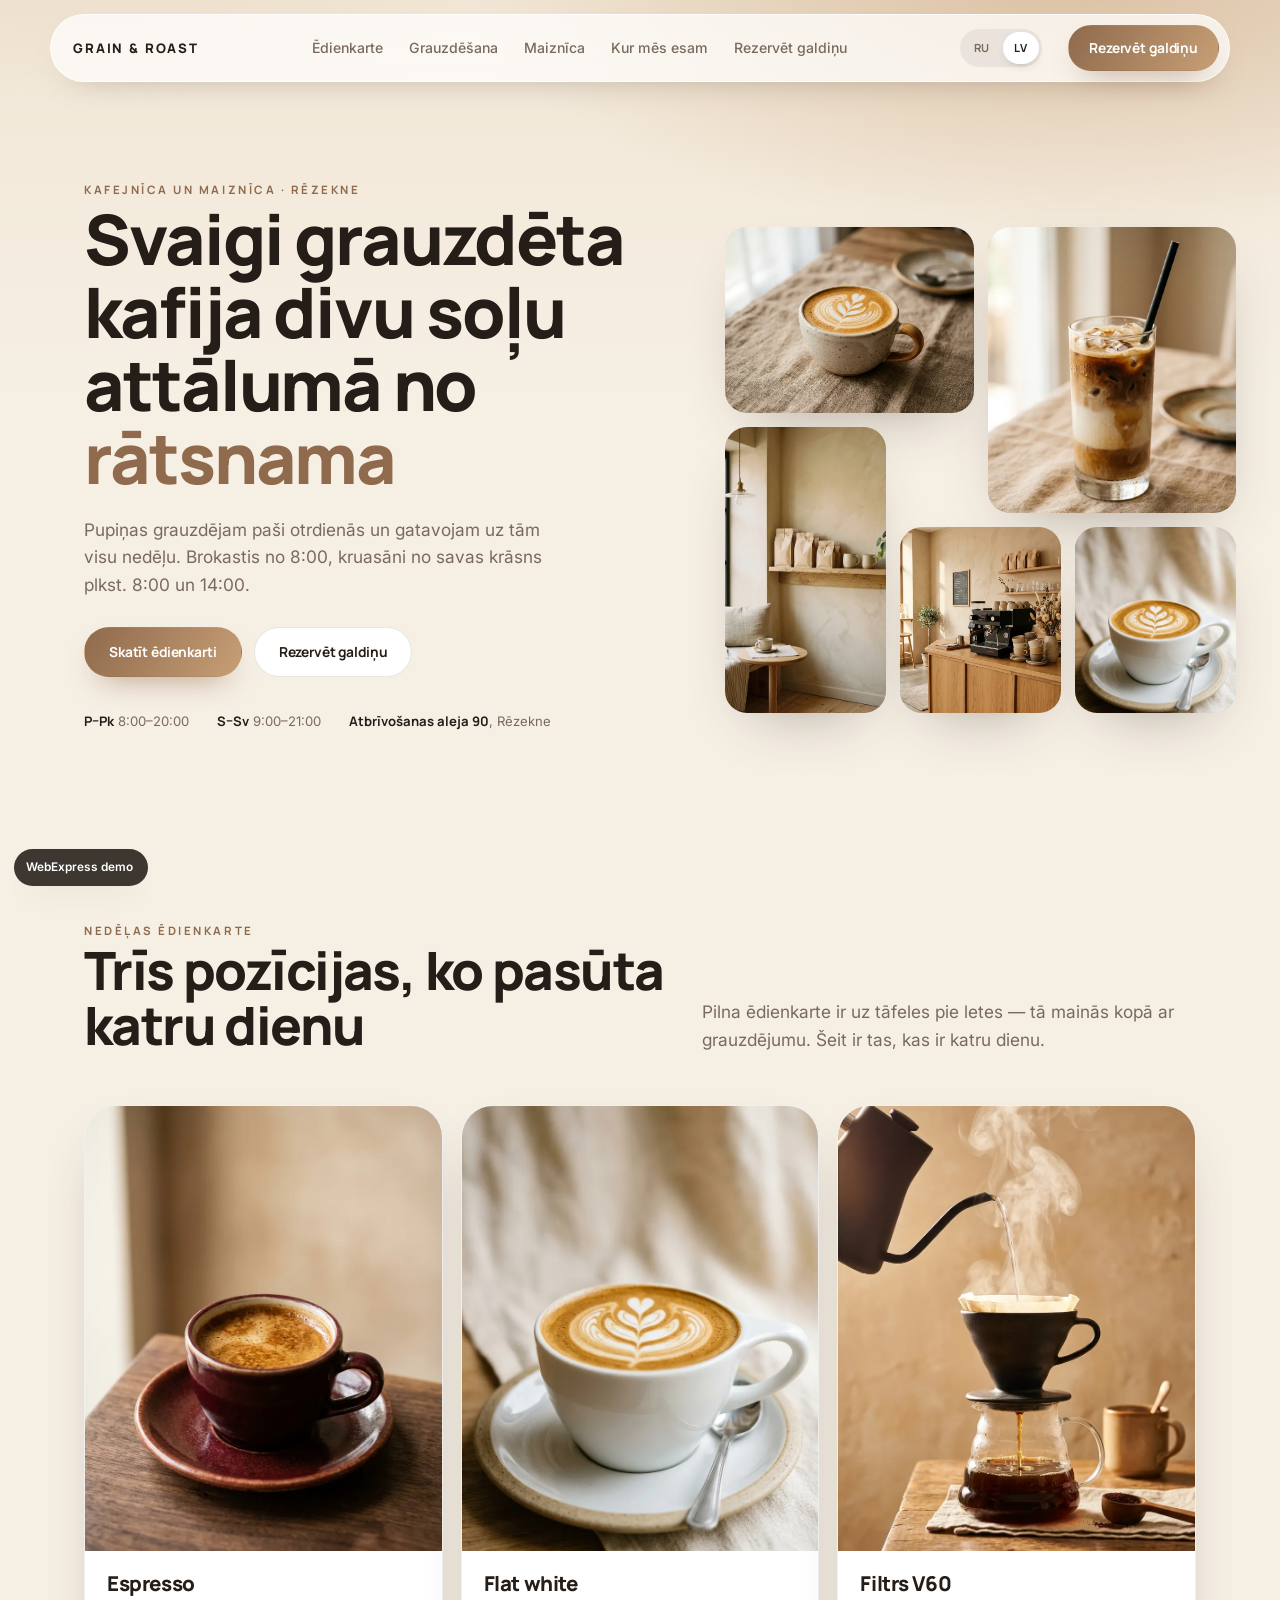
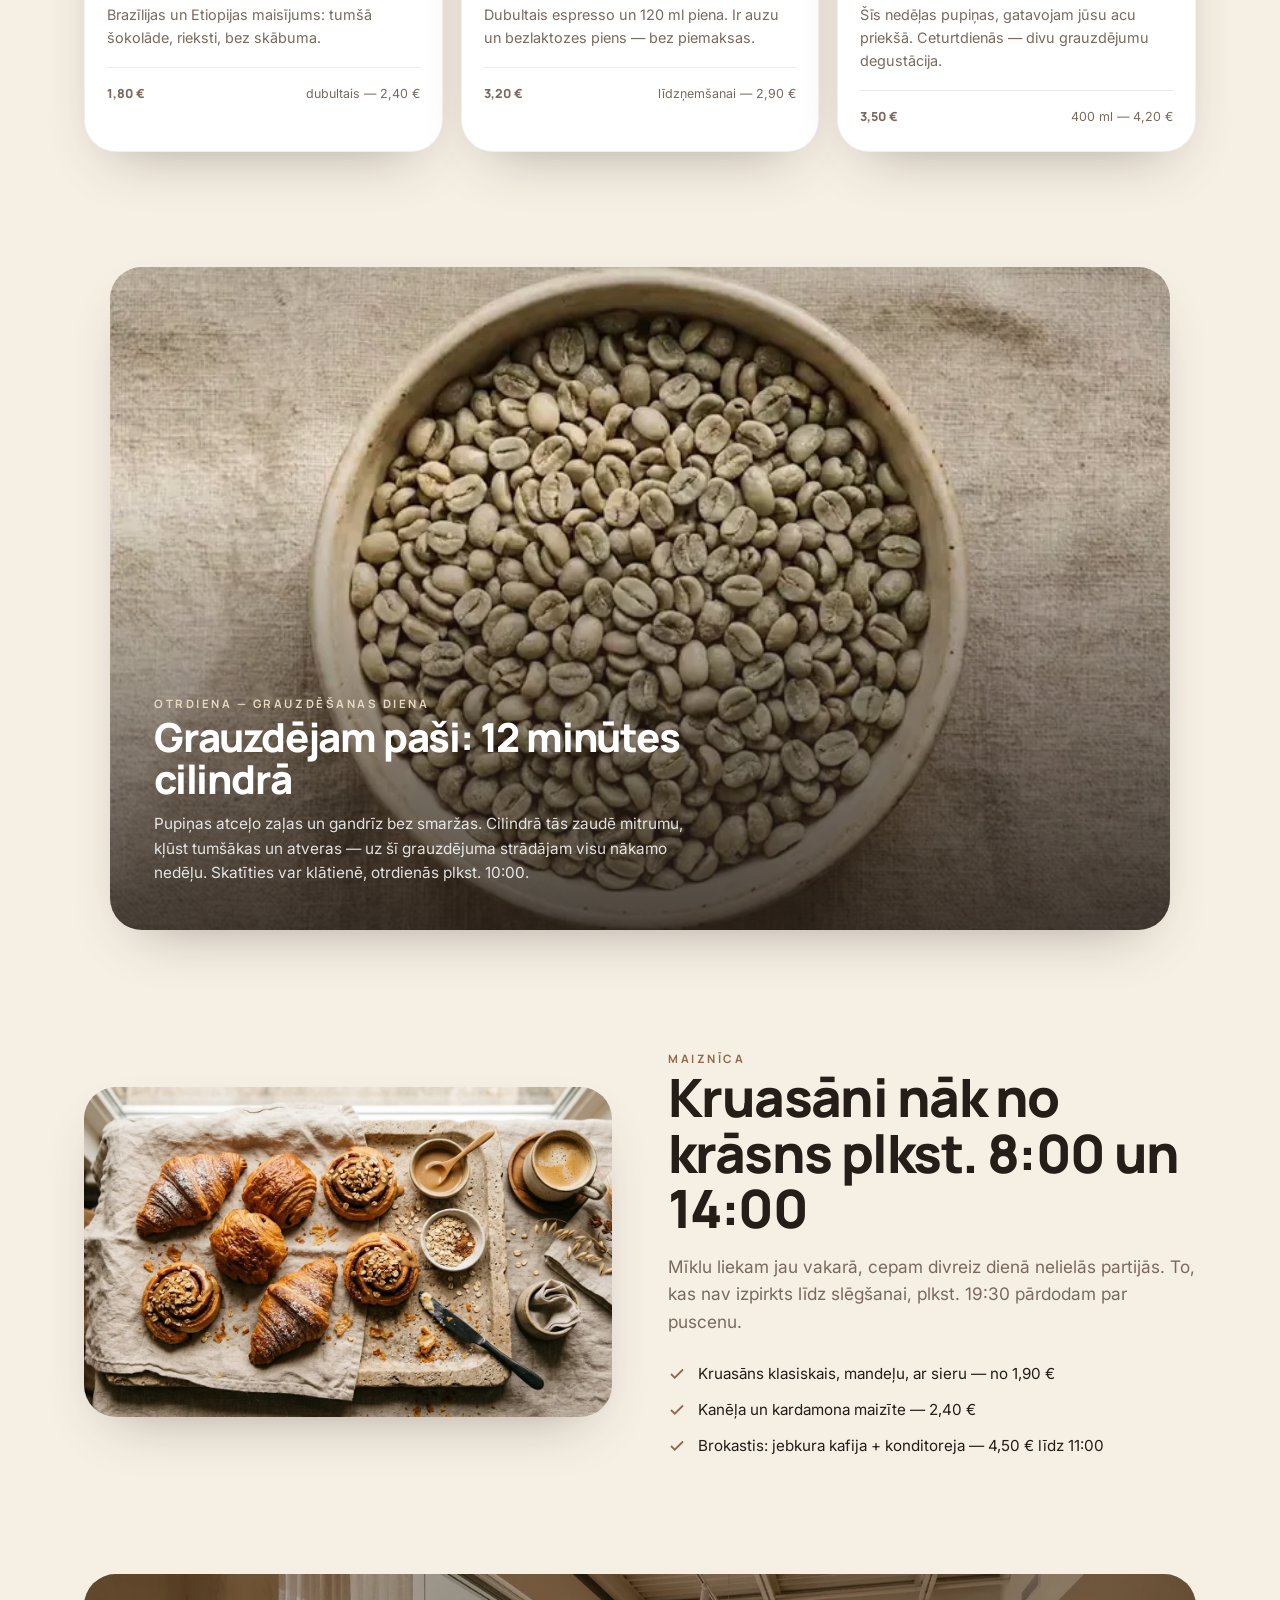
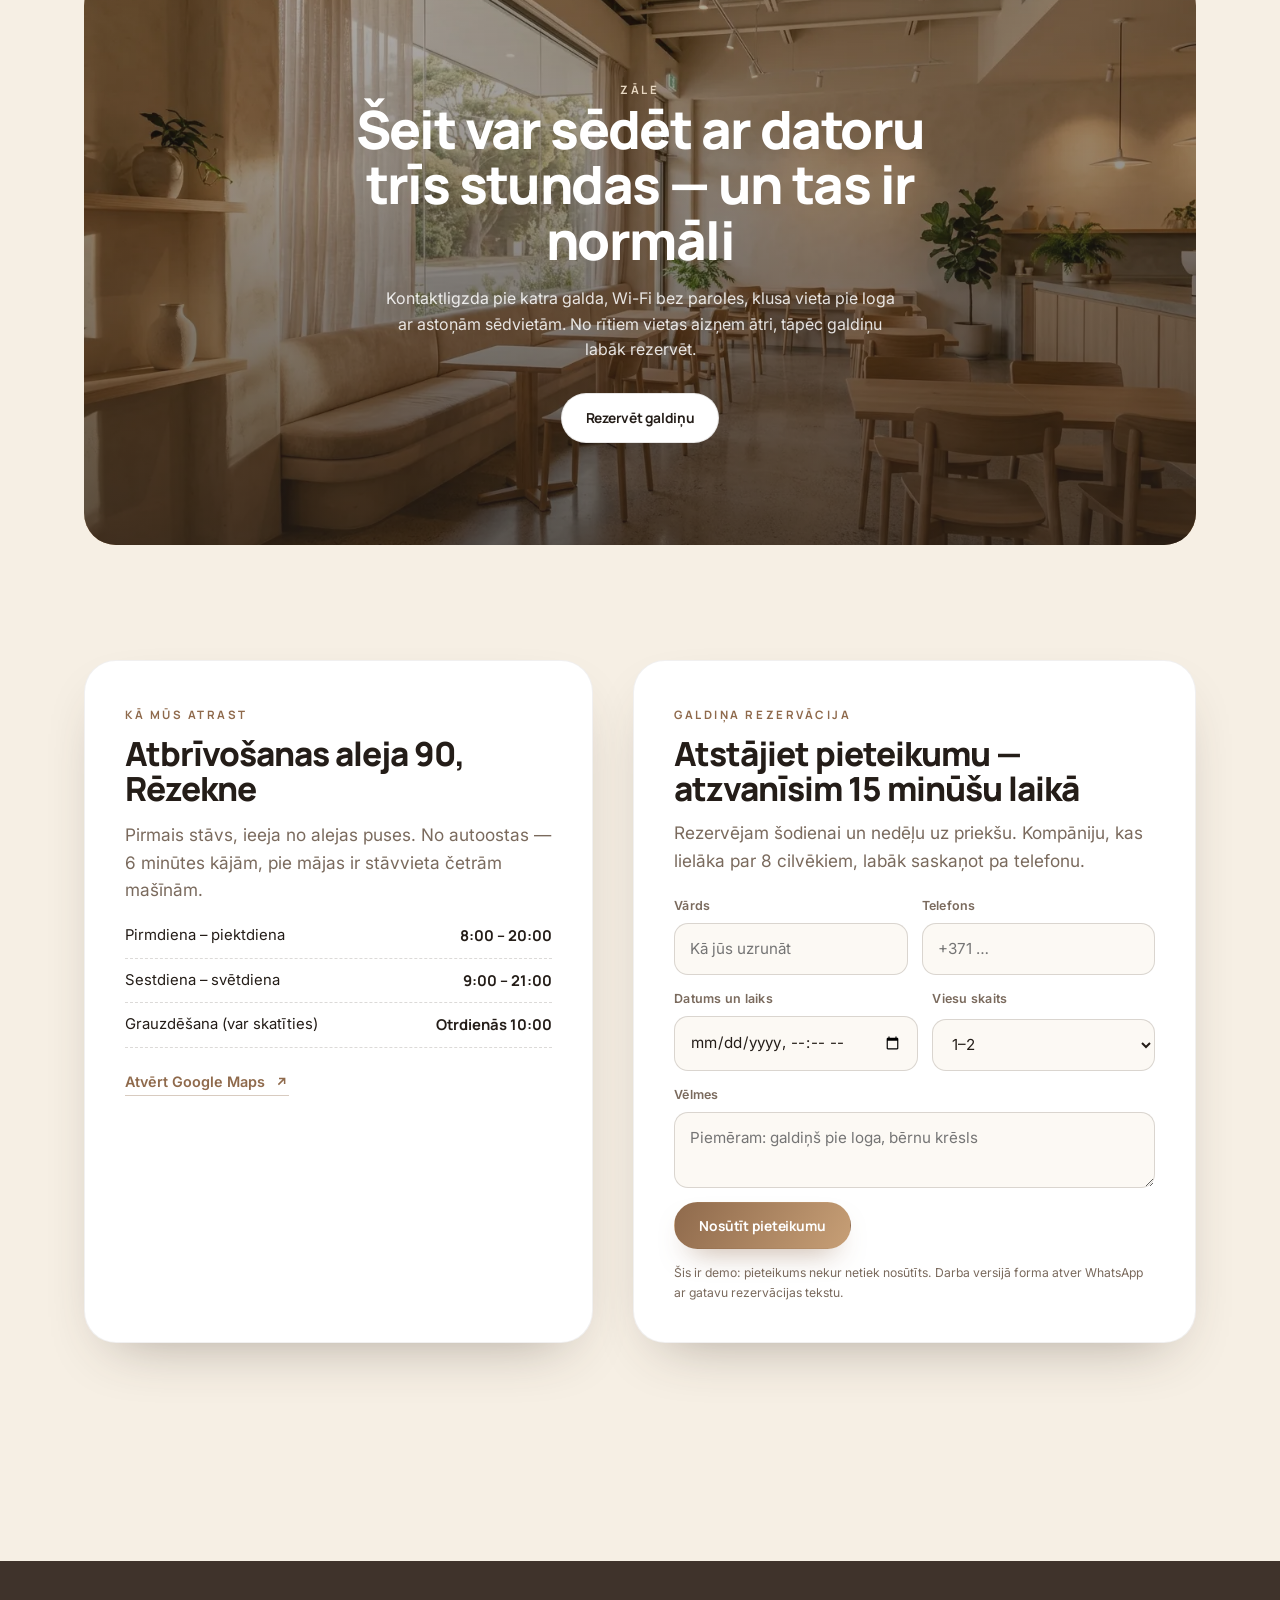
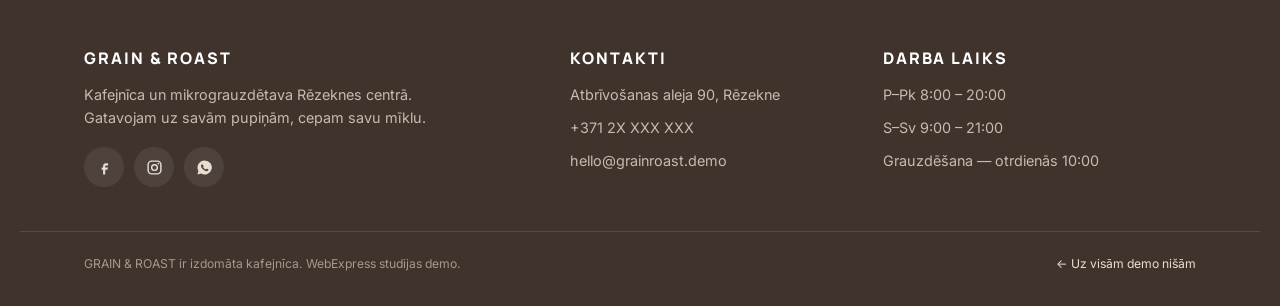
<file: demo/kafejnica/index.html>
<!DOCTYPE html>
<html lang="lv">
<head>
<meta charset="utf-8">
<meta name="viewport" content="width=device-width, initial-scale=1">
<title>GRAIN &amp; ROAST — кофейня и пекарня в Резекне | Демо-концепт WebExpress</title>
<meta name="description" content="Демо-концепт сайта кофейни: своя обжарка по вторникам, завтраки с 8:00, выпечка из своей печи. Резекне, Атбривошанас аллея 90.">
<meta name="robots" content="noindex, follow">
<meta property="og:type" content="website">
<meta property="og:title" content="GRAIN &amp; ROAST — кофейня свежей обжарки в Резекне">
<meta property="og:description" content="Обжариваем зерно сами по вторникам и варим на нём всю неделю. Демо-концепт студии WebExpress.">
<meta property="og:image" content="assets/og.jpg">
<meta name="theme-color" content="#F6EFE4">
<link rel="icon" href="data:image/svg+xml,%3Csvg xmlns='http://www.w3.org/2000/svg' viewBox='0 0 32 32'%3E%3Crect width='32' height='32' rx='8' fill='%235D4B3F'/%3E%3Cpath d='M9 12h11a4 4 0 0 1 0 8h-1a5 5 0 0 1-10 0z' fill='%23F3ECDD'/%3E%3Cpath d='M20 14h1.5a2 2 0 0 1 0 4H20z' fill='%235D4B3F'/%3E%3C/svg%3E">
<link rel="preconnect" href="https://fonts.googleapis.com">
<link rel="preconnect" href="https://fonts.gstatic.com" crossorigin>
<link href="https://fonts.googleapis.com/css2?family=Manrope:wght@500;700;800&family=Inter:wght@400;500;600&display=swap" rel="stylesheet">
<style>
:root{
  --cream:#F6EFE4; --sand:#E7D7C1; --tan:#C79F76; --mocha:#8F6A4C; --espresso:#3F332B;
  --ink:#241D18; --muted:#7A6A5D; --white:#fff;
  --r-lg:32px; --r-md:22px; --r-sm:14px;
  --pad:clamp(20px,5vw,64px);
  --shadow:0 24px 60px -30px rgba(63,51,43,.45);
  --shadow-soft:0 18px 40px -26px rgba(63,51,43,.55);
  --font-display:'Manrope',system-ui,sans-serif;
  --font-body:'Inter',system-ui,sans-serif;
}
*{box-sizing:border-box}
html{scroll-behavior:smooth}
html{overflow-x:hidden;overflow-x:clip}
body{
  margin:0;background:var(--cream);color:var(--ink);
  font-family:var(--font-body);font-size:16px;line-height:1.6;
  -webkit-font-smoothing:antialiased;overflow-x:hidden;overflow-x:clip;
}
img{max-width:100%;height:auto;display:block}
a{color:inherit}
h1,h2,h3{font-family:var(--font-display);font-weight:800;letter-spacing:-.03em;line-height:1.05;margin:0}
h1{font-size:clamp(2.25rem,6.2vw,4.35rem)}
h2{font-size:clamp(1.8rem,4.6vw,3.3rem)}
h3{font-size:clamp(1.05rem,1.6vw,1.3rem);letter-spacing:-.02em}
p{margin:0}
.wrap{width:min(1240px,100%);margin-inline:auto;padding-inline:var(--pad)}
.eyebrow{font-family:var(--font-display);font-weight:700;font-size:.72rem;letter-spacing:.22em;text-transform:uppercase;color:var(--mocha)}
.lead{color:var(--muted);font-size:clamp(.98rem,1.4vw,1.08rem);max-width:56ch}

/* nav */
.nav{position:fixed;inset:14px 0 auto;z-index:50;display:flex;justify-content:center;pointer-events:none}
.nav-inner{
  pointer-events:auto;width:min(1180px,calc(100% - 24px));display:flex;align-items:center;gap:18px;
  padding:10px 10px 10px 22px;border-radius:999px;
  background:rgba(255,255,255,.72);backdrop-filter:blur(18px);-webkit-backdrop-filter:blur(18px);
  border:1px solid rgba(255,255,255,.75);box-shadow:0 14px 34px -24px rgba(63,51,43,.5);
  transition:background .3s,box-shadow .3s;
}
.nav.scrolled .nav-inner{background:rgba(255,255,255,.92);box-shadow:0 18px 40px -26px rgba(63,51,43,.6)}
.brand{font-family:var(--font-display);font-weight:800;letter-spacing:.14em;font-size:.82rem;text-transform:uppercase;text-decoration:none;white-space:nowrap}
.nav-links{display:none;gap:26px;margin-inline:auto;font-size:.88rem;font-weight:500}
.nav-links a{text-decoration:none;color:var(--muted);transition:color .2s}
.nav-links a:hover,.nav-links a:focus-visible{color:var(--ink)}
.btn{
  display:inline-flex;align-items:center;justify-content:center;gap:9px;
  font-family:var(--font-display);font-weight:700;font-size:.86rem;letter-spacing:-.01em;
  padding:13px 24px;border-radius:999px;border:1px solid transparent;text-decoration:none;cursor:pointer;
  transition:transform .2s,box-shadow .2s,background .2s;white-space:nowrap;
}
.btn-primary{background:linear-gradient(120deg,var(--mocha),var(--tan));color:#fff;box-shadow:0 14px 30px -16px rgba(143,106,76,.85)}
.btn-primary:hover{transform:translateY(-2px);box-shadow:0 18px 34px -14px rgba(143,106,76,.9)}
.btn-ghost{background:var(--white);color:var(--ink);border-color:rgba(63,51,43,.12);box-shadow:var(--shadow-soft)}
.btn-ghost:hover{transform:translateY(-2px)}
.nav .btn{padding:11px 20px;margin-left:auto}
@media(min-width:900px){.nav-links{display:flex}.nav .btn{margin-left:0}}

/* Below 900px the links collapse into a dropdown; without it the page had no
   navigation at all on a phone. */
.burger{display:none;place-content:center;gap:4px;flex:none;width:42px;height:42px;padding:0;border:0;border-radius:999px;background:rgba(63,51,43,.07);cursor:pointer}
.burger span{display:block;width:17px;height:2px;border-radius:2px;background:var(--ink);transition:transform .25s,opacity .25s}
.burger[aria-expanded="true"] span:nth-child(1){transform:translateY(6px) rotate(45deg)}
.burger[aria-expanded="true"] span:nth-child(2){opacity:0}
.burger[aria-expanded="true"] span:nth-child(3){transform:translateY(-6px) rotate(-45deg)}
.burger:focus-visible{outline:2px solid var(--mocha);outline-offset:2px}
@media(max-width:899px){
  .burger{display:grid}
  .nav-inner{position:relative}
  .nav-links{position:absolute;left:0;right:0;top:calc(100% + 10px);flex-direction:column;gap:0;margin:0;padding:8px;border-radius:26px;background:var(--white);box-shadow:0 24px 46px -26px rgba(63,51,43,.7)}
  .nav-links.open{display:flex}
  .nav-links a{padding:13px 18px;border-radius:18px;font-size:.95rem;color:var(--ink)}
  .nav-links a:hover{background:rgba(63,51,43,.06)}
  .nav-links .nav-cta{margin-top:4px;background:linear-gradient(120deg,var(--mocha),var(--tan));color:#fff;text-align:center;font-weight:700}
}
@media(max-width:620px){.nav .btn{display:none}}

.lang{display:inline-flex;gap:2px;padding:3px;border-radius:999px;background:rgba(63,51,43,.07);margin-left:auto}
.lang button{font:inherit;font-family:var(--font-display);font-size:.7rem;font-weight:700;letter-spacing:.08em;padding:7px 11px;border:0;border-radius:999px;background:transparent;color:var(--muted);cursor:pointer;transition:background .2s,color .2s}
.lang button[aria-pressed="true"]{background:var(--white);color:var(--ink);box-shadow:0 4px 12px -8px rgba(63,51,43,.8)}
.lang button:focus-visible{outline:2px solid var(--mocha);outline-offset:2px}
.nav .lang+.btn{margin-left:8px}
@media(min-width:900px){.lang{margin-left:0}}

@media(max-width:560px){
  .nav-inner{padding:7px 7px 7px 14px;gap:8px}
  .brand{font-size:.7rem;letter-spacing:.1em}
  .nav .btn{padding:10px 13px;font-size:.74rem}
  .lang{padding:2px}
  .lang button{padding:6px 8px;font-size:.62rem;letter-spacing:.04em}
}

/* hero */
.hero{position:relative;padding:130px 0 40px;overflow:hidden}
.hero::before{
  content:"";position:absolute;inset:-25% -10% 30%;z-index:-1;
  background:
    radial-gradient(60% 55% at 78% 22%,rgba(199,159,118,.55),transparent 65%),
    radial-gradient(45% 45% at 15% 8%,rgba(231,215,193,.9),transparent 70%),
    linear-gradient(180deg,#EFE2CE 0%,var(--cream) 78%);
  filter:blur(.2px);
}
.hero-head{max-width:13ch}
.hero-head em{font-style:normal;color:var(--mocha)}
.hero-sub{margin-top:22px;max-width:44ch}
.hero-cta{display:flex;flex-wrap:wrap;gap:12px;margin-top:28px}
.hero-meta{margin-top:34px;display:flex;flex-wrap:wrap;gap:10px 28px;font-size:.82rem;color:var(--muted)}
.hero-meta b{font-family:var(--font-display);color:var(--ink);font-weight:700}

.collage{margin-top:44px;display:grid;grid-template-columns:repeat(2,1fr);gap:12px}
.shot{position:relative;border-radius:var(--r-md);overflow:hidden;background:var(--sand);box-shadow:var(--shadow)}
.shot img{width:100%;height:100%;object-fit:cover}
.shot.a{grid-column:span 2;aspect-ratio:4/3}
.shot.b{aspect-ratio:3/4}
.shot.c{aspect-ratio:3/4}
.shot.d,.shot.e{display:none}
@media(min-width:900px){
  .hero{padding:176px 0 70px}
  .hero-grid{display:grid;grid-template-columns:1.04fr .96fr;gap:48px;align-items:center}
  .collage{margin-top:0;grid-template-columns:repeat(6,1fr);grid-template-rows:repeat(5,86px);gap:14px}
  .shot,.shot.a,.shot.b,.shot.c,.shot.d,.shot.e{aspect-ratio:auto;height:100%;width:100%}
  .shot.a{grid-column:1/4;grid-row:1/3}
  .shot.b{grid-column:4/7;grid-row:1/4}
  .shot.c{grid-column:1/3;grid-row:3/6}
  .shot.d{display:block;grid-column:3/5;grid-row:4/6}
  .shot.e{display:block;grid-column:5/7;grid-row:4/6}
}

/* sections */
section{position:relative}
.band{padding:clamp(64px,9vw,120px) 0}
.sec-head{display:grid;gap:14px;margin-bottom:clamp(30px,4vw,52px)}
@media(min-width:860px){.sec-head{grid-template-columns:1.1fr .9fr;align-items:end}}

/* menu */
.menu-grid{display:grid;gap:18px;grid-template-columns:1fr}
@media(min-width:760px){.menu-grid{grid-template-columns:repeat(3,1fr)}}
.card{
  position:relative;border-radius:var(--r-lg);overflow:hidden;background:var(--white);
  box-shadow:var(--shadow);border:1px solid rgba(63,51,43,.07);
  transition:transform .35s cubic-bezier(.2,.7,.3,1),box-shadow .35s;
}
.card:hover{transform:translateY(-6px);box-shadow:0 34px 70px -34px rgba(63,51,43,.55)}
.card-media{aspect-ratio:4/5;overflow:hidden;background:var(--sand)}
.card-media img{width:100%;height:100%;object-fit:cover;transition:transform .7s cubic-bezier(.2,.7,.3,1)}
.card:hover .card-media img{transform:scale(1.05)}
.card-body{padding:22px 22px 24px}
.card-body p{color:var(--muted);font-size:.9rem;margin-top:8px}
.price-row{display:flex;align-items:baseline;justify-content:space-between;gap:12px;margin-top:18px;padding-top:16px;border-top:1px solid rgba(63,51,43,.1)}
.price{font-family:var(--font-display);font-weight:800;font-size:1.15rem}
.price-row span{font-size:.78rem;color:var(--muted)}

/* roasting feature */
.scrub{position:relative;padding-bottom:clamp(64px,9vw,120px)}
.scrub-sticky{display:grid;place-items:center;padding-inline:var(--pad)}
.scrub-card{position:relative;width:min(1060px,100%);aspect-ratio:16/10;border-radius:var(--r-lg);overflow:hidden;box-shadow:var(--shadow);background:var(--sand)}
.scrub-card .poster{position:absolute;inset:0;width:100%;height:100%;object-fit:cover}
.scrub-card::after{content:"";position:absolute;inset:0;background:linear-gradient(180deg,rgba(36,29,24,.15) 0%,rgba(36,29,24,.05) 30%,rgba(36,29,24,.8) 100%)}
.scrub-copy{position:absolute;inset:auto 0 0;z-index:2;color:#fff;padding:clamp(22px,4vw,44px);max-width:640px}
.scrub-copy h2{color:#fff;font-size:clamp(1.5rem,3.2vw,2.5rem)}
.scrub-copy p{margin-top:12px;color:rgba(255,255,255,.85);font-size:clamp(.88rem,1.2vw,1rem)}
@media(max-width:700px){.scrub-card{aspect-ratio:4/5}}

/* split feature */
.split{display:grid;gap:26px;align-items:center}
@media(min-width:900px){.split{grid-template-columns:1fr 1fr;gap:56px}}
.split-media{border-radius:var(--r-lg);overflow:hidden;box-shadow:var(--shadow);aspect-ratio:16/10}
.split-media img{width:100%;height:100%;object-fit:cover}
.checks{list-style:none;padding:0;margin:26px 0 0;display:grid;gap:12px}
.checks li{display:flex;gap:12px;align-items:flex-start;font-size:.95rem}
.checks svg{flex:none;margin-top:3px}

/* wide statement */
.statement{position:relative;border-radius:var(--r-lg);overflow:hidden;isolation:isolate;padding:clamp(48px,8vw,110px) var(--pad);text-align:center;color:#fff}
.statement img{position:absolute;inset:0;width:100%;height:100%;object-fit:cover;z-index:-2}
.statement::after{content:"";position:absolute;inset:0;z-index:-1;background:linear-gradient(180deg,rgba(36,29,24,.35),rgba(36,29,24,.72))}
.statement h2{max-width:18ch;margin-inline:auto}
.statement p{margin:18px auto 0;max-width:52ch;color:rgba(255,255,255,.86)}
.statement .btn{margin-top:30px}

/* info + form */
.info-grid{display:grid;gap:22px}
@media(min-width:900px){.info-grid{grid-template-columns:.95fr 1.05fr;gap:40px}}
.panel{background:var(--white);border-radius:var(--r-lg);padding:clamp(24px,3.4vw,40px);box-shadow:var(--shadow);border:1px solid rgba(63,51,43,.07)}
.hours{list-style:none;padding:0;margin:20px 0 0;display:grid;gap:10px;font-size:.93rem}
.hours li{display:flex;justify-content:space-between;gap:16px;padding-bottom:10px;border-bottom:1px dashed rgba(63,51,43,.18)}
.hours b{font-family:var(--font-display)}
.map-link{display:inline-flex;align-items:center;gap:9px;margin-top:22px;font-weight:600;font-size:.9rem;color:var(--mocha);text-decoration:none;border-bottom:1px solid rgba(143,106,76,.35);padding-bottom:2px}
form{display:grid;gap:14px;margin-top:22px}
.field{display:grid;gap:7px}
.field label{font-size:.78rem;font-weight:600;letter-spacing:.02em;color:var(--muted)}
.field input,.field select,.field textarea{
  font:inherit;font-size:.95rem;padding:13px 15px;border-radius:var(--r-sm);
  border:1px solid rgba(63,51,43,.18);background:#FCF9F4;color:var(--ink);width:100%;
}
.field input:focus,.field select:focus,.field textarea:focus{outline:2px solid var(--tan);outline-offset:1px;border-color:transparent}
.two{display:grid;gap:14px}
@media(min-width:620px){.two{grid-template-columns:1fr 1fr}}
.form-note{font-size:.76rem;color:var(--muted)}
.form-status{display:none;padding:14px 16px;border-radius:var(--r-sm);background:#F0F7EE;border:1px solid #CADFC4;font-size:.88rem}
.form-status.show{display:block}
.form-status.err{background:#FDF0EE;border-color:#EDC7C0}

/* footer */
footer{background:var(--espresso);color:#E8DDD0;margin-top:clamp(60px,8vw,110px);padding:clamp(48px,7vw,90px) 0 32px}
.foot-grid{display:grid;gap:34px}
@media(min-width:820px){.foot-grid{grid-template-columns:1.3fr .8fr .9fr}}
footer h3{color:#fff;font-size:1rem;letter-spacing:.12em;text-transform:uppercase}
footer a{color:#E8DDD0;text-decoration:none}
footer a:hover{color:#fff}
.foot-list{list-style:none;padding:0;margin:16px 0 0;display:grid;gap:10px;font-size:.9rem;color:rgba(232,221,208,.8)}
.socials{display:flex;gap:10px;margin-top:18px}
.socials a{width:40px;height:40px;border-radius:999px;display:grid;place-items:center;background:rgba(255,255,255,.08);transition:background .2s}
.socials a:hover{background:rgba(255,255,255,.18)}
.foot-bottom{margin-top:44px;padding-top:22px;border-top:1px solid rgba(255,255,255,.12);display:flex;flex-wrap:wrap;gap:12px;justify-content:space-between;font-size:.76rem;color:rgba(232,221,208,.6)}

/* demo badge */
.demo-badge{
  position:fixed;left:14px;bottom:14px;z-index:60;display:inline-flex;align-items:center;gap:9px;
  padding:9px 15px 9px 12px;border-radius:999px;background:rgba(36,29,24,.88);color:#fff;
  font-size:.74rem;font-weight:600;text-decoration:none;backdrop-filter:blur(10px);
  box-shadow:0 14px 30px -18px rgba(0,0,0,.9);transition:transform .2s;
}
.demo-badge:hover{transform:translateY(-2px)}

/* motion */
.rise{opacity:0;transform:translateY(26px);transition:opacity .7s cubic-bezier(.2,.7,.3,1),transform .7s cubic-bezier(.2,.7,.3,1)}
.rise.in{opacity:1;transform:none}
@media(prefers-reduced-motion:reduce){
  .rise{opacity:1;transform:none;transition:none}
  html{scroll-behavior:auto}
  .card:hover{transform:none}
}
</style>
</head>
<body>

<header class="nav" id="nav">
  <div class="nav-inner">
    <a class="brand" href="#top">Grain&nbsp;&amp;&nbsp;Roast</a>
    <nav class="nav-links" id="top-nav">
      <a href="#menu">Меню</a>
      <a href="#roast">Обжарка</a>
      <a href="#bakery">Пекарня</a>
      <a href="#contacts">Где мы</a>
      <a class="nav-cta" href="#booking">Забронировать стол</a>
    </nav>
    <div class="lang" role="group" aria-label="Valoda / Язык"><button type="button" data-lang="ru" aria-pressed="true">RU</button><button type="button" data-lang="lv" aria-pressed="false">LV</button></div>
    <a class="btn btn-primary" href="#booking">Забронировать стол</a>
    <button class="burger" type="button" aria-label="Открыть меню" aria-expanded="false" aria-controls="top-nav"><span></span><span></span><span></span></button>
  </div>
</header>

<main id="top">

<section class="hero">
  <div class="wrap">
    <div class="hero-grid">
      <div>
        <span class="eyebrow">Кофейня и пекарня · Резекне</span>
        <h1 class="hero-head">Кофе свежей обжарки в&nbsp;двух шагах от <em>ратуши</em></h1>
        <p class="lead hero-sub">Жарим зерно сами по вторникам и варим на нём всю неделю. Завтраки с 8:00, круассаны из своей печи в 8:00 и 14:00.</p>
        <div class="hero-cta">
          <a class="btn btn-primary" href="#menu">Смотреть меню</a>
          <a class="btn btn-ghost" href="#booking">Забронировать стол</a>
        </div>
        <div class="hero-meta">
          <span><b>Пн–Пт</b> 8:00–20:00</span>
          <span><b>Сб–Вс</b> 9:00–21:00</span>
          <span><b>Атбривошанас аллея 90</b>, Резекне</span>
        </div>
      </div>
      <div class="collage">
        <figure class="shot a"><img src="assets/hero-cup.webp" width="900" height="672" alt="Капучино с розеттой в керамической чашке на льняной скатерти" fetchpriority="high"></figure>
        <figure class="shot b"><img src="assets/hero-iced.webp" width="700" height="933" alt="Айс-латте в высоком стакане с молочными слоями" loading="lazy"></figure>
        <figure class="shot c"><img src="assets/hero-shelf.webp" width="700" height="700" alt="Полка с пачками зерна и керамическими чашками в зале кофейни" loading="lazy"></figure>
        <figure class="shot d"><img src="assets/hero-counter.webp" width="700" height="700" alt="Барная стойка с кофемашиной и стопкой чашек" loading="lazy"></figure>
        <figure class="shot e"><img src="assets/menu-latte.webp" width="800" height="1000" alt="Флэт уайт с тюльпаном из молочной пены" loading="lazy"></figure>
      </div>
    </div>
  </div>
</section>

<section class="band" id="menu">
  <div class="wrap">
    <div class="sec-head rise">
      <div>
        <span class="eyebrow">Меню недели</span>
        <h2>Три позиции, которые заказывают каждый день</h2>
      </div>
      <p class="lead">Полное меню — на доске у стойки, оно меняется вместе с обжаркой. Здесь то, что есть каждый день.</p>
    </div>
    <div class="menu-grid">
      <article class="card rise">
        <div class="card-media"><img src="assets/menu-espresso.webp" width="800" height="1000" alt="Эспрессо с плотной кремой в бордовой чашке" loading="lazy"></div>
        <div class="card-body">
          <h3>Эспрессо</h3>
          <p>Бразилия и Эфиопия в бленде: тёмный шоколад, орех, без кислинки.</p>
          <div class="price-row"><span class="price">1,80 €</span><span>двойной — 2,40 €</span></div>
        </div>
      </article>
      <article class="card rise">
        <div class="card-media"><img src="assets/menu-latte.webp" width="800" height="1000" alt="Флэт уайт в белой чашке с рисунком на молочной пене" loading="lazy"></div>
        <div class="card-body">
          <h3>Флэт уайт</h3>
          <p>Двойной эспрессо и 120 мл молока. Есть овсяное и безлактозное — без доплаты.</p>
          <div class="price-row"><span class="price">3,20 €</span><span>с собой — 2,90 €</span></div>
        </div>
      </article>
      <article class="card rise">
        <div class="card-media"><img src="assets/menu-filter.webp" width="800" height="1000" alt="Заваривание фильтр-кофе в стеклянном сервере через воронку" loading="lazy"></div>
        <div class="card-body">
          <h3>Фильтр V60</h3>
          <p>Зерно этой недели, завариваем при вас. По четвергам — дегустация двух обжарок.</p>
          <div class="price-row"><span class="price">3,50 €</span><span>400 мл — 4,20 €</span></div>
        </div>
      </article>
    </div>
  </div>
</section>

<section class="scrub" id="roast">
  <div class="scrub-sticky">
    <div class="scrub-card">
      <img class="poster" id="roastPoster" src="assets/roast-poster.webp" width="780" height="583" alt="Зелёное кофейное зерно в керамической миске перед обжаркой" loading="lazy">
      <div class="scrub-copy">
        <span class="eyebrow" style="color:#E7D7C1">Вторник — день обжарки</span>
        <h2>Обжариваем сами: 12 минут в барабане</h2>
        <p>Зерно приезжает зелёным и почти без запаха. В барабане оно теряет влагу, темнеет и раскрывается — на этой обжарке мы работаем всю следующую неделю. Смотреть можно вживую, по вторникам в 10:00.</p>
      </div>
    </div>
  </div>
</section>

<section class="band" id="bakery" style="padding-top:0">
  <div class="wrap split">
    <div class="split-media rise"><img src="assets/pastry.webp" width="1400" height="788" alt="Свежие круассаны и булочки с корицей на льняной ткани" loading="lazy"></div>
    <div class="rise">
      <span class="eyebrow">Пекарня</span>
      <h2>Круассаны выходят из печи в&nbsp;8:00 и&nbsp;14:00</h2>
      <p class="lead" style="margin-top:16px">Тесто ставим с вечера, печём дважды в день небольшими партиями. То, что не разобрали до закрытия, в 19:30 уходит по половине цены.</p>
      <ul class="checks">
        <li><svg width="18" height="18" viewBox="0 0 24 24" fill="none" stroke="#8F6A4C" stroke-width="2.4"><path d="M20 6 9 17l-5-5"/></svg><span>Круассан классический, миндальный, с сыром — от 1,90 €</span></li>
        <li><svg width="18" height="18" viewBox="0 0 24 24" fill="none" stroke="#8F6A4C" stroke-width="2.4"><path d="M20 6 9 17l-5-5"/></svg><span>Булочка с корицей и кардамоном — 2,40 €</span></li>
        <li><svg width="18" height="18" viewBox="0 0 24 24" fill="none" stroke="#8F6A4C" stroke-width="2.4"><path d="M20 6 9 17l-5-5"/></svg><span>Завтрак: любой кофе + выпечка — 4,50 € до 11:00</span></li>
      </ul>
    </div>
  </div>
</section>

<section class="band" style="padding-top:0">
  <div class="wrap">
    <div class="statement rise">
      <img src="assets/interior-wide.webp" width="1600" height="900" alt="Светлый зал кофейни с деревянными столами и большим окном" loading="lazy">
      <span class="eyebrow" style="color:#E7D7C1">Зал</span>
      <h2>Здесь можно сидеть с ноутбуком три часа — и это нормально</h2>
      <p>Розетка у каждого стола, Wi-Fi без пароля, тихий зал у окна на восемь мест. По утрам занимают быстро, поэтому стол лучше забронировать.</p>
      <a class="btn btn-ghost" href="#booking">Забронировать стол</a>
    </div>
  </div>
</section>

<section class="band" id="contacts" style="padding-top:0">
  <div class="wrap info-grid">
    <div class="panel rise">
      <span class="eyebrow">Как нас найти</span>
      <h2 style="font-size:clamp(1.5rem,2.6vw,2.1rem);margin-top:10px">Атбривошанас аллея 90, Резекне</h2>
      <p class="lead" style="margin-top:14px">Первый этаж, вход со стороны аллеи. От автовокзала — 6 минут пешком, у дома есть парковка на 4 машины.</p>
      <ul class="hours">
        <li><span>Понедельник — пятница</span><b>8:00 – 20:00</b></li>
        <li><span>Суббота — воскресенье</span><b>9:00 – 21:00</b></li>
        <li><span>Обжарка (можно смотреть)</span><b>Вт, 10:00</b></li>
      </ul>
      <a class="map-link" href="https://www.google.com/maps/search/?api=1&query=Atbr%C4%ABvo%C5%A1anas+aleja+90%2C+R%C4%93zekne" target="_blank" rel="noopener noreferrer">
        Открыть в Google Maps
        <svg width="15" height="15" viewBox="0 0 24 24" fill="none" stroke="currentColor" stroke-width="2.4"><path d="M7 17 17 7M8 7h9v9"/></svg>
      </a>
    </div>
    <div class="panel rise" id="booking">
      <span class="eyebrow">Бронь стола</span>
      <h2 style="font-size:clamp(1.5rem,2.6vw,2.1rem);margin-top:10px">Оставьте заявку — перезвоним за 15 минут</h2>
      <p class="lead" style="margin-top:12px">Бронируем на сегодня и на неделю вперёд. Компанию больше 8 человек лучше согласовать по телефону.</p>
      <form id="bookingForm" novalidate>
        <div class="two">
          <div class="field">
            <label for="name">Имя</label>
            <input id="name" name="name" type="text" autocomplete="name" placeholder="Как к вам обращаться" required>
          </div>
          <div class="field">
            <label for="phone">Телефон</label>
            <input id="phone" name="phone" type="tel" autocomplete="tel" placeholder="+371 …" required>
          </div>
        </div>
        <div class="two">
          <div class="field">
            <label for="date">Дата и время</label>
            <input id="date" name="date" type="datetime-local" required>
          </div>
          <div class="field">
            <label for="guests">Гостей</label>
            <select id="guests" name="guests">
              <option>1–2</option><option>3–4</option><option>5–6</option><option>7–8</option><option>больше 8</option>
            </select>
          </div>
        </div>
        <div class="field">
          <label for="note">Пожелания</label>
          <textarea id="note" name="note" rows="2" placeholder="Например: стол у окна, детский стул"></textarea>
        </div>
        <button class="btn btn-primary" type="submit" style="justify-self:start">Отправить заявку</button>
        <p class="form-note">Это демо-концепт: заявка никуда не уходит. На рабочем сайте форма открывает WhatsApp с готовым текстом брони.</p>
        <p class="form-status" id="formStatus" role="status" aria-live="polite"></p>
      </form>
    </div>
  </div>
</section>

</main>

<footer>
  <div class="wrap foot-grid">
    <div>
      <h3>Grain &amp; Roast</h3>
      <p class="foot-list" style="max-width:38ch">Кофейня и микро-обжарка в центре Резекне. Варим на своём зерне, печём своё тесто.</p>
      <div class="socials">
        <a href="#" aria-label="Facebook"><svg width="17" height="17" viewBox="0 0 24 24" fill="currentColor"><path d="M14 9h3V6h-3c-2.2 0-4 1.8-4 4v2H8v3h2v7h3v-7h3l1-3h-4v-2c0-.6.4-1 1-1z"/></svg></a>
        <a href="#" aria-label="Instagram"><svg width="17" height="17" viewBox="0 0 24 24" fill="none" stroke="currentColor" stroke-width="2"><rect x="3" y="3" width="18" height="18" rx="5"/><circle cx="12" cy="12" r="4"/><circle cx="17.5" cy="6.5" r="1.2" fill="currentColor" stroke="none"/></svg></a>
        <a href="#" aria-label="WhatsApp"><svg width="17" height="17" viewBox="0 0 24 24" fill="currentColor"><path d="M12 2a10 10 0 0 0-8.6 15L2 22l5.2-1.4A10 10 0 1 0 12 2zm5.3 14c-.2.6-1.2 1.2-1.7 1.2-.5.1-1 .1-1.6-.1-.4-.1-.9-.3-1.5-.6-2.6-1.1-4.3-3.8-4.4-4-.1-.2-1-1.4-1-2.6 0-1.2.6-1.8.9-2 .2-.3.5-.3.7-.3h.5c.2 0 .4 0 .6.5l.8 1.9c.1.2.1.3 0 .5l-.4.5c-.1.2-.3.3-.1.6.1.3.6 1.1 1.4 1.8 1 .9 1.8 1.1 2 1.2.2.1.4.1.5-.1l.7-.8c.2-.2.3-.2.6-.1l1.8.9c.2.1.4.2.4.3.1.1.1.5-.1 1z"/></svg></a>
      </div>
    </div>
    <div>
      <h3>Контакты</h3>
      <ul class="foot-list">
        <li>Атбривошанас аллея 90, Резекне</li>
        <li>+371 2X XXX XXX</li>
        <li>hello@grainroast.demo</li>
      </ul>
    </div>
    <div>
      <h3>Часы</h3>
      <ul class="foot-list">
        <li>Пн–Пт 8:00 – 20:00</li>
        <li>Сб–Вс 9:00 – 21:00</li>
        <li>Обжарка — вторник, 10:00</li>
      </ul>
    </div>
  </div>
  <div class="wrap foot-bottom">
    <span>GRAIN &amp; ROAST — вымышленная кофейня. Демо-концепт студии WebExpress.</span>
    <a href="../../index.html#portfolio">← Ко всем демо-нишам</a>
  </div>
</footer>

<a class="demo-badge" href="../../index.html#portfolio">Демо-концепт WebExpress</a>

<script type="application/ld+json">
{"@context":"https://schema.org","@type":"CafeOrCoffeeShop","name":"Grain & Roast","description":"Демо-концепт сайта кофейни с собственной обжаркой и пекарней в Резекне.","servesCuisine":"Кофе, выпечка","priceRange":"€€","address":{"@type":"PostalAddress","streetAddress":"Atbrīvošanas aleja 90","addressLocality":"Rēzekne","addressCountry":"LV"},"openingHoursSpecification":[{"@type":"OpeningHoursSpecification","dayOfWeek":["Monday","Tuesday","Wednesday","Thursday","Friday"],"opens":"08:00","closes":"20:00"},{"@type":"OpeningHoursSpecification","dayOfWeek":["Saturday","Sunday"],"opens":"09:00","closes":"21:00"}]}
</script>

<script>
/* i18n: словарь ru -> lv, подмена текстовых узлов и атрибутов без перезагрузки */
(function(){
  var LV={"GRAIN & ROAST — кофейня и пекарня в Резекне | Демо-концепт WebExpress": "GRAIN & ROAST — kafejnīca un maiznīca Rēzeknē | WebExpress demo", "Демо-концепт сайта кофейни: своя обжарка по вторникам, завтраки с 8:00, выпечка из своей печи. Резекне, Атбривошанас аллея 90.": "Kafejnīcas mājaslapas demo: sava grauzdēšana otrdienās, brokastis no 8:00, konditoreja no savas krāsns. Rēzekne, Atbrīvošanas aleja 90.", "GRAIN & ROAST — кофейня свежей обжарки в Резекне": "GRAIN & ROAST — svaigi grauzdētas kafijas vieta Rēzeknē", "Обжариваем зерно сами по вторникам и варим на нём всю неделю. Демо-концепт студии WebExpress.": "Grauzdējam pupiņas paši otrdienās un gatavojam uz tām visu nedēļu. WebExpress studijas demo.", "Меню": "Ēdienkarte", "Обжарка": "Grauzdēšana", "Пекарня": "Maiznīca", "Где мы": "Kur mēs esam", "Забронировать стол": "Rezervēt galdiņu", "Кофейня и пекарня · Резекне": "Kafejnīca un maiznīca · Rēzekne", "Кофе свежей обжарки в двух шагах от": "Svaigi grauzdēta kafija divu soļu attālumā no", "ратуши": "rātsnama", "Жарим зерно сами по вторникам и варим на нём всю неделю. Завтраки с 8:00, круассаны из своей печи в 8:00 и 14:00.": "Pupiņas grauzdējam paši otrdienās un gatavojam uz tām visu nedēļu. Brokastis no 8:00, kruasāni no savas krāsns plkst. 8:00 un 14:00.", "Смотреть меню": "Skatīt ēdienkarti", "Пн–Пт": "P–Pk", "Сб–Вс": "S–Sv", "Атбривошанас аллея 90": "Atbrīvošanas aleja 90", ", Резекне": ", Rēzekne", "Капучино с розеттой в керамической чашке на льняной скатерти": "Kapučīno ar rozetes rakstu keramikas tasē uz lina galdauta", "Айс-латте в высоком стакане с молочными слоями": "Ledus latte augstā glāzē ar piena slāņiem", "Полка с пачками зерна и керамическими чашками в зале кофейни": "Plaukts ar kafijas pupiņu paciņām un keramikas tasēm kafejnīcas zālē", "Барная стойка с кофемашиной и стопкой чашек": "Bāra lete ar kafijas aparātu un tasīšu kaudzi", "Флэт уайт с тюльпаном из молочной пены": "Flat white ar tulpes rakstu piena putās", "Меню недели": "Nedēļas ēdienkarte", "Три позиции, которые заказывают каждый день": "Trīs pozīcijas, ko pasūta katru dienu", "Полное меню — на доске у стойки, оно меняется вместе с обжаркой. Здесь то, что есть каждый день.": "Pilna ēdienkarte ir uz tāfeles pie letes — tā mainās kopā ar grauzdējumu. Šeit ir tas, kas ir katru dienu.", "Эспрессо с плотной кремой в бордовой чашке": "Espresso ar blīvu krēmu bordo krāsas tasē", "Эспрессо": "Espresso", "Бразилия и Эфиопия в бленде: тёмный шоколад, орех, без кислинки.": "Brazīlijas un Etiopijas maisījums: tumšā šokolāde, rieksti, bez skābuma.", "двойной — 2,40 €": "dubultais — 2,40 €", "Флэт уайт в белой чашке с рисунком на молочной пене": "Flat white baltā tasē ar zīmējumu piena putās", "Флэт уайт": "Flat white", "Двойной эспрессо и 120 мл молока. Есть овсяное и безлактозное — без доплаты.": "Dubultais espresso un 120 ml piena. Ir auzu un bezlaktozes piens — bez piemaksas.", "с собой — 2,90 €": "līdzņemšanai — 2,90 €", "Заваривание фильтр-кофе в стеклянном сервере через воронку": "Filtrkafijas gatavošana stikla traukā caur piltuvi", "Фильтр V60": "Filtrs V60", "Зерно этой недели, завариваем при вас. По четвергам — дегустация двух обжарок.": "Šīs nedēļas pupiņas, gatavojam jūsu acu priekšā. Ceturtdienās — divu grauzdējumu degustācija.", "400 мл — 4,20 €": "400 ml — 4,20 €", "Зелёное кофейное зерно в керамической миске перед обжаркой": "Zaļas kafijas pupiņas keramikas bļodā pirms grauzdēšanas", "Вторник — день обжарки": "Otrdiena — grauzdēšanas diena", "Обжариваем сами: 12 минут в барабане": "Grauzdējam paši: 12 minūtes cilindrā", "Зерно приезжает зелёным и почти без запаха. В барабане оно теряет влагу, темнеет и раскрывается — на этой обжарке мы работаем всю следующую неделю. Смотреть можно вживую, по вторникам в 10:00.": "Pupiņas atceļo zaļas un gandrīz bez smaržas. Cilindrā tās zaudē mitrumu, kļūst tumšākas un atveras — uz šī grauzdējuma strādājam visu nākamo nedēļu. Skatīties var klātienē, otrdienās plkst. 10:00.", "Свежие круассаны и булочки с корицей на льняной ткани": "Svaigi kruasāni un kanēļmaizītes uz lina auduma", "Круассаны выходят из печи в 8:00 и 14:00": "Kruasāni nāk no krāsns plkst. 8:00 un 14:00", "Тесто ставим с вечера, печём дважды в день небольшими партиями. То, что не разобрали до закрытия, в 19:30 уходит по половине цены.": "Mīklu liekam jau vakarā, cepam divreiz dienā nelielās partijās. To, kas nav izpirkts līdz slēgšanai, plkst. 19:30 pārdodam par puscenu.", "Круассан классический, миндальный, с сыром — от 1,90 €": "Kruasāns klasiskais, mandeļu, ar sieru — no 1,90 €", "Булочка с корицей и кардамоном — 2,40 €": "Kanēļa un kardamona maizīte — 2,40 €", "Завтрак: любой кофе + выпечка — 4,50 € до 11:00": "Brokastis: jebkura kafija + konditoreja — 4,50 € līdz 11:00", "Светлый зал кофейни с деревянными столами и большим окном": "Gaiša kafejnīcas zāle ar koka galdiem un lielu logu", "Зал": "Zāle", "Здесь можно сидеть с ноутбуком три часа — и это нормально": "Šeit var sēdēt ar datoru trīs stundas — un tas ir normāli", "Розетка у каждого стола, Wi-Fi без пароля, тихий зал у окна на восемь мест. По утрам занимают быстро, поэтому стол лучше забронировать.": "Kontaktligzda pie katra galda, Wi-Fi bez paroles, klusa vieta pie loga ar astoņām sēdvietām. No rītiem vietas aizņem ātri, tāpēc galdiņu labāk rezervēt.", "Как нас найти": "Kā mūs atrast", "Атбривошанас аллея 90, Резекне": "Atbrīvošanas aleja 90, Rēzekne", "Первый этаж, вход со стороны аллеи. От автовокзала — 6 минут пешком, у дома есть парковка на 4 машины.": "Pirmais stāvs, ieeja no alejas puses. No autoostas — 6 minūtes kājām, pie mājas ir stāvvieta četrām mašīnām.", "Понедельник — пятница": "Pirmdiena – piektdiena", "Суббота — воскресенье": "Sestdiena – svētdiena", "Обжарка (можно смотреть)": "Grauzdēšana (var skatīties)", "Вт, 10:00": "Otrdienās 10:00", "Открыть в Google Maps": "Atvērt Google Maps", "Бронь стола": "Galdiņa rezervācija", "Оставьте заявку — перезвоним за 15 минут": "Atstājiet pieteikumu — atzvanīsim 15 minūšu laikā", "Бронируем на сегодня и на неделю вперёд. Компанию больше 8 человек лучше согласовать по телефону.": "Rezervējam šodienai un nedēļu uz priekšu. Kompāniju, kas lielāka par 8 cilvēkiem, labāk saskaņot pa telefonu.", "Имя": "Vārds", "Как к вам обращаться": "Kā jūs uzrunāt", "Телефон": "Telefons", "Дата и время": "Datums un laiks", "Гостей": "Viesu skaits", "больше 8": "vairāk nekā 8", "Пожелания": "Vēlmes", "Например: стол у окна, детский стул": "Piemēram: galdiņš pie loga, bērnu krēsls", "Отправить заявку": "Nosūtīt pieteikumu", "Это демо-концепт: заявка никуда не уходит. На рабочем сайте форма открывает WhatsApp с готовым текстом брони.": "Šis ir demo: pieteikums nekur netiek nosūtīts. Darba versijā forma atver WhatsApp ar gatavu rezervācijas tekstu.", "Кофейня и микро-обжарка в центре Резекне. Варим на своём зерне, печём своё тесто.": "Kafejnīca un mikrograuzdētava Rēzeknes centrā. Gatavojam uz savām pupiņām, cepam savu mīklu.", "Контакты": "Kontakti", "Часы": "Darba laiks", "Пн–Пт 8:00 – 20:00": "P–Pk 8:00 – 20:00", "Сб–Вс 9:00 – 21:00": "S–Sv 9:00 – 21:00", "Обжарка — вторник, 10:00": "Grauzdēšana — otrdienās 10:00", "GRAIN & ROAST — вымышленная кофейня. Демо-концепт студии WebExpress.": "GRAIN & ROAST ir izdomāta kafejnīca. WebExpress studijas demo.", "← Ко всем демо-нишам": "← Uz visām demo nišām", "Демо-концепт WebExpress": "WebExpress demo", "Заявка принята (демо). На рабочем сайте здесь открывается WhatsApp с текстом: «Бронь на": "Pieteikums pieņemts (demo). Darba versijā šeit atveras WhatsApp ar tekstu: «Rezervācija uz", "выбранное время": "izvēlēto laiku", "гостей": "viesi", "Проверьте имя и телефон — по ним мы перезваниваем.": "Pārbaudiet vārdu un telefonu — pa tiem mēs atzvanām.", "Отправлено": "Nosūtīts"};
  var KEY='wx-lang';
  var qs=new URLSearchParams(location.search).get('lang');
  var lang=(qs||localStorage.getItem(KEY)||'lv').toLowerCase();
  if(lang!=='lv')lang='ru';
  var norm=function(s){return s.replace(/\s+/g,' ').trim()};
  window.tr=function(s){if(lang!=='lv')return s;return LV[norm(s)]||s};
  window.wxLang=function(){return lang};

  var nodes=[],attrs=[],metas=[],title=document.title;
  var ATTRS=['alt','placeholder','aria-label','title','data-label'];
  function collect(){
    var w=document.createTreeWalker(document.body,NodeFilter.SHOW_TEXT,{acceptNode:function(n){
      var p=n.parentNode&&n.parentNode.nodeName;
      if(p==='SCRIPT'||p==='STYLE')return NodeFilter.FILTER_REJECT;
      return norm(n.nodeValue)?NodeFilter.FILTER_ACCEPT:NodeFilter.FILTER_REJECT;
    }});
    var n;while(n=w.nextNode())nodes.push([n,n.nodeValue]);
    ATTRS.forEach(function(a){
      Array.prototype.forEach.call(document.querySelectorAll('['+a+']'),function(el){
        attrs.push([el,a,el.getAttribute(a)]);
      });
    });
    Array.prototype.forEach.call(document.querySelectorAll('meta[name="description"],meta[property^="og:"]'),function(m){
      metas.push([m,m.getAttribute('content')]);
    });
  }
  function apply(){
    var on=lang==='lv';
    nodes.forEach(function(p){
      var o=p[1],t=LV[norm(o)];
      p[0].nodeValue=(on&&t)?o.match(/^\s*/)[0]+t+o.match(/\s*$/)[0]:o;
    });
    attrs.forEach(function(p){
      var t=LV[norm(p[2])];
      p[0].setAttribute(p[1],(on&&t)?t:p[2]);
    });
    metas.forEach(function(p){
      var t=LV[norm(p[1])];
      p[0].setAttribute('content',(on&&t)?t:p[1]);
    });
    document.title=(on&&LV[norm(title)])?LV[norm(title)]:title;
    document.documentElement.lang=on?'lv':'ru';
    Array.prototype.forEach.call(document.querySelectorAll('.lang button'),function(b){
      b.setAttribute('aria-pressed',String(b.dataset.lang===lang));
    });
  }
  function set(l){
    lang=l;try{localStorage.setItem(KEY,l)}catch(e){}
    apply();
    document.dispatchEvent(new CustomEvent('wx:lang',{detail:l}));
  }
  /* This script sits at the end of <body>, so the markup is already parsed:
     translate now rather than on DOMContentLoaded, otherwise Latvian visitors
     see a flash of Russian before the swap. */
  var boot=function(){
    collect();apply();
    Array.prototype.forEach.call(document.querySelectorAll('.lang button'),function(b){
      b.addEventListener('click',function(){set(b.dataset.lang)});
    });
  };
  if(document.body)boot();else document.addEventListener('DOMContentLoaded',boot);
})();
</script>
<script>
(function(){
  var nav=document.getElementById('nav');
  var onScroll=function(){nav.classList.toggle('scrolled',window.scrollY>12)};
  onScroll();window.addEventListener('scroll',onScroll,{passive:true});

  var io=new IntersectionObserver(function(es){
    es.forEach(function(e){if(e.isIntersecting){e.target.classList.add('in');io.unobserve(e.target)}})
  },{rootMargin:'0px 0px -12% 0px',threshold:.12});
  document.querySelectorAll('.rise').forEach(function(el){io.observe(el)});

  var form=document.getElementById('bookingForm'),st=document.getElementById('formStatus');
  form.addEventListener('submit',function(e){
    e.preventDefault();
    var name=form.name.value.trim(),phone=form.phone.value.trim();
    st.classList.add('show');
    if(name.length<2||phone.replace(/\D/g,'').length<7){
      st.classList.add('err');st.textContent=tr('Проверьте имя и телефон — по ним мы перезваниваем.');return;
    }
    st.classList.remove('err');
    st.textContent=tr('Заявка принята (демо). На рабочем сайте здесь открывается WhatsApp с текстом: «Бронь на')+' '+(form.date.value||tr('выбранное время'))+', '+form.guests.value+' '+tr('гостей')+', '+name+'».';
    form.querySelector('button').textContent=tr('Отправлено');
  });
})();

/* mobile navigation */
(function(){
  var burger=document.querySelector('.burger'),nav=document.getElementById('top-nav');
  if(!burger||!nav)return;
  var setNav=function(open){
    nav.classList.toggle('open',open);
    burger.setAttribute('aria-expanded',String(open));
    var label=open?'Закрыть меню':'Открыть меню';
    burger.setAttribute('aria-label',window.tr?window.tr(label):label);
  };
  burger.addEventListener('click',function(){setNav(!nav.classList.contains('open'))});
  nav.addEventListener('click',function(e){if(e.target.closest('a'))setNav(false)});
  document.addEventListener('keydown',function(e){if(e.key==='Escape')setNav(false)});
  document.addEventListener('click',function(e){
    if(!nav.classList.contains('open'))return;
    if(!nav.contains(e.target)&&!burger.contains(e.target))setNav(false);
  });
  window.addEventListener('resize',function(){if(window.innerWidth>=900)setNav(false)});
})();
</script>
</body>
</html>
</file>
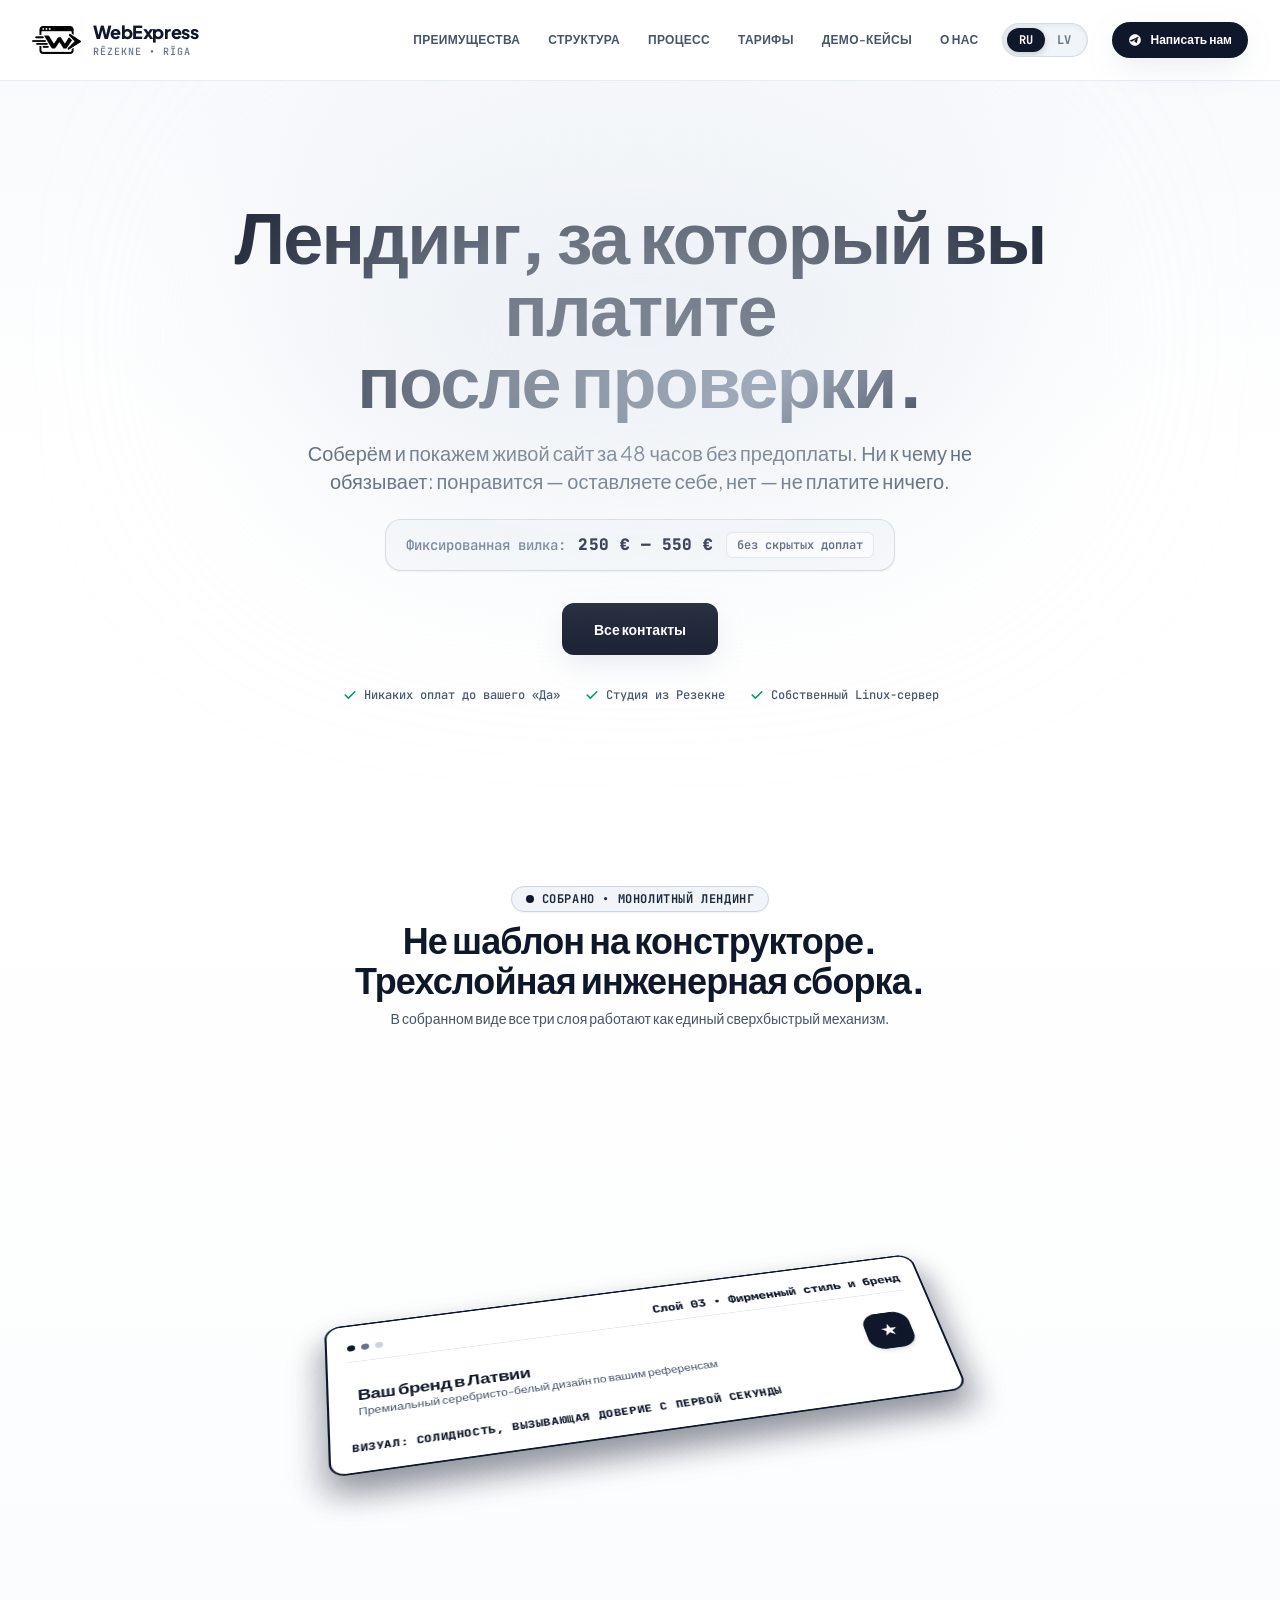
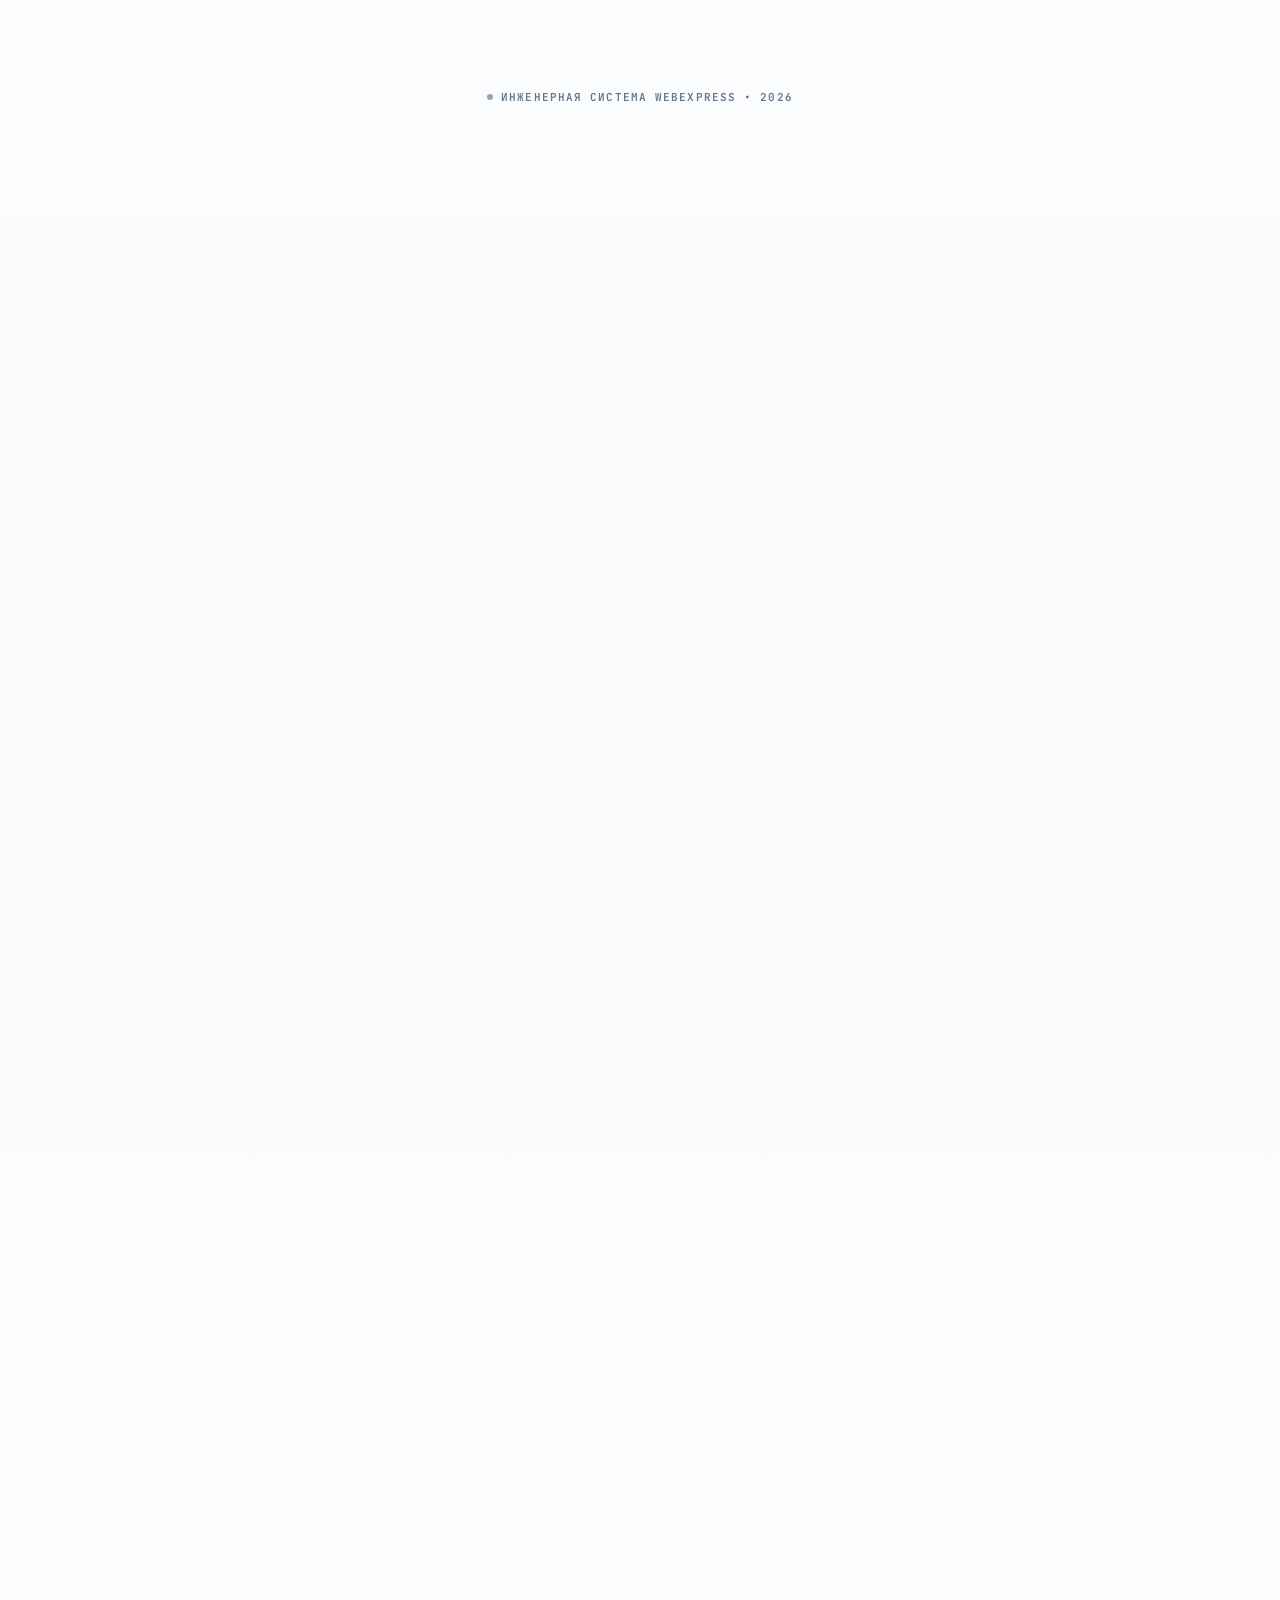
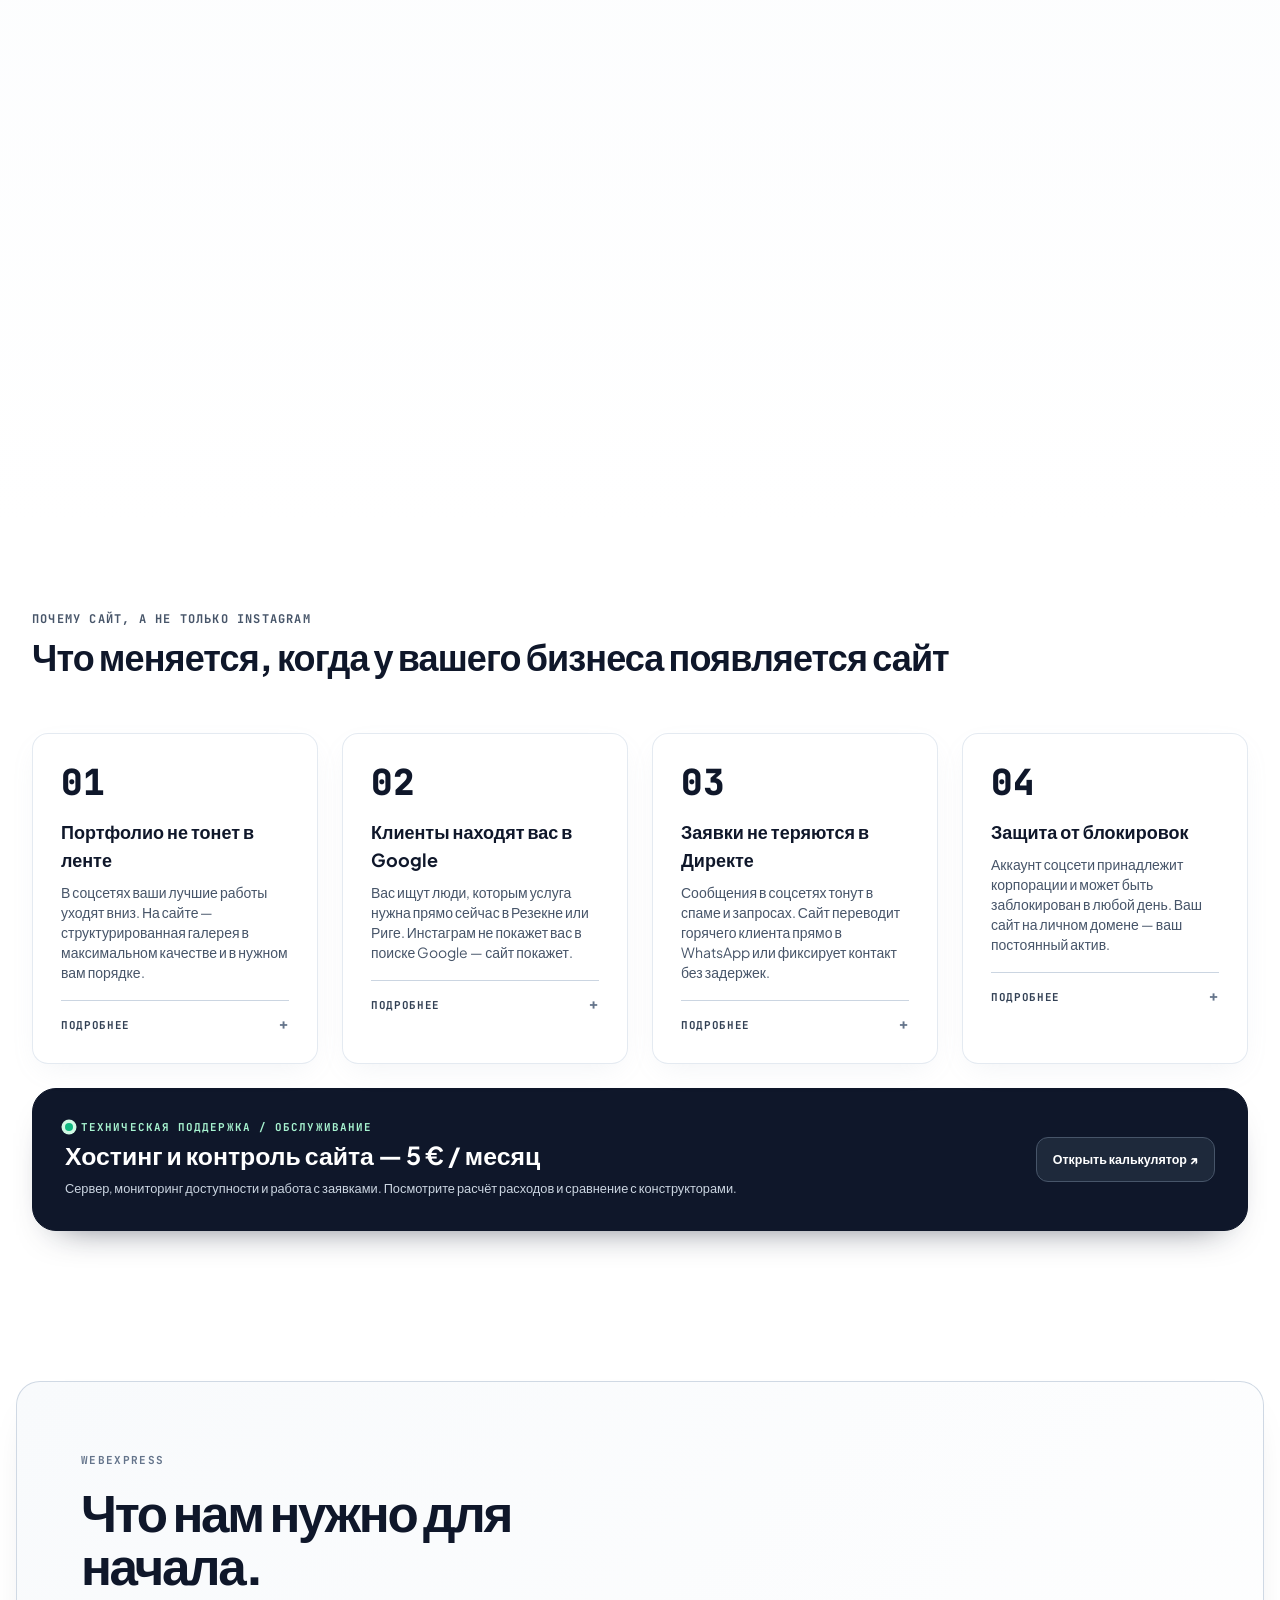
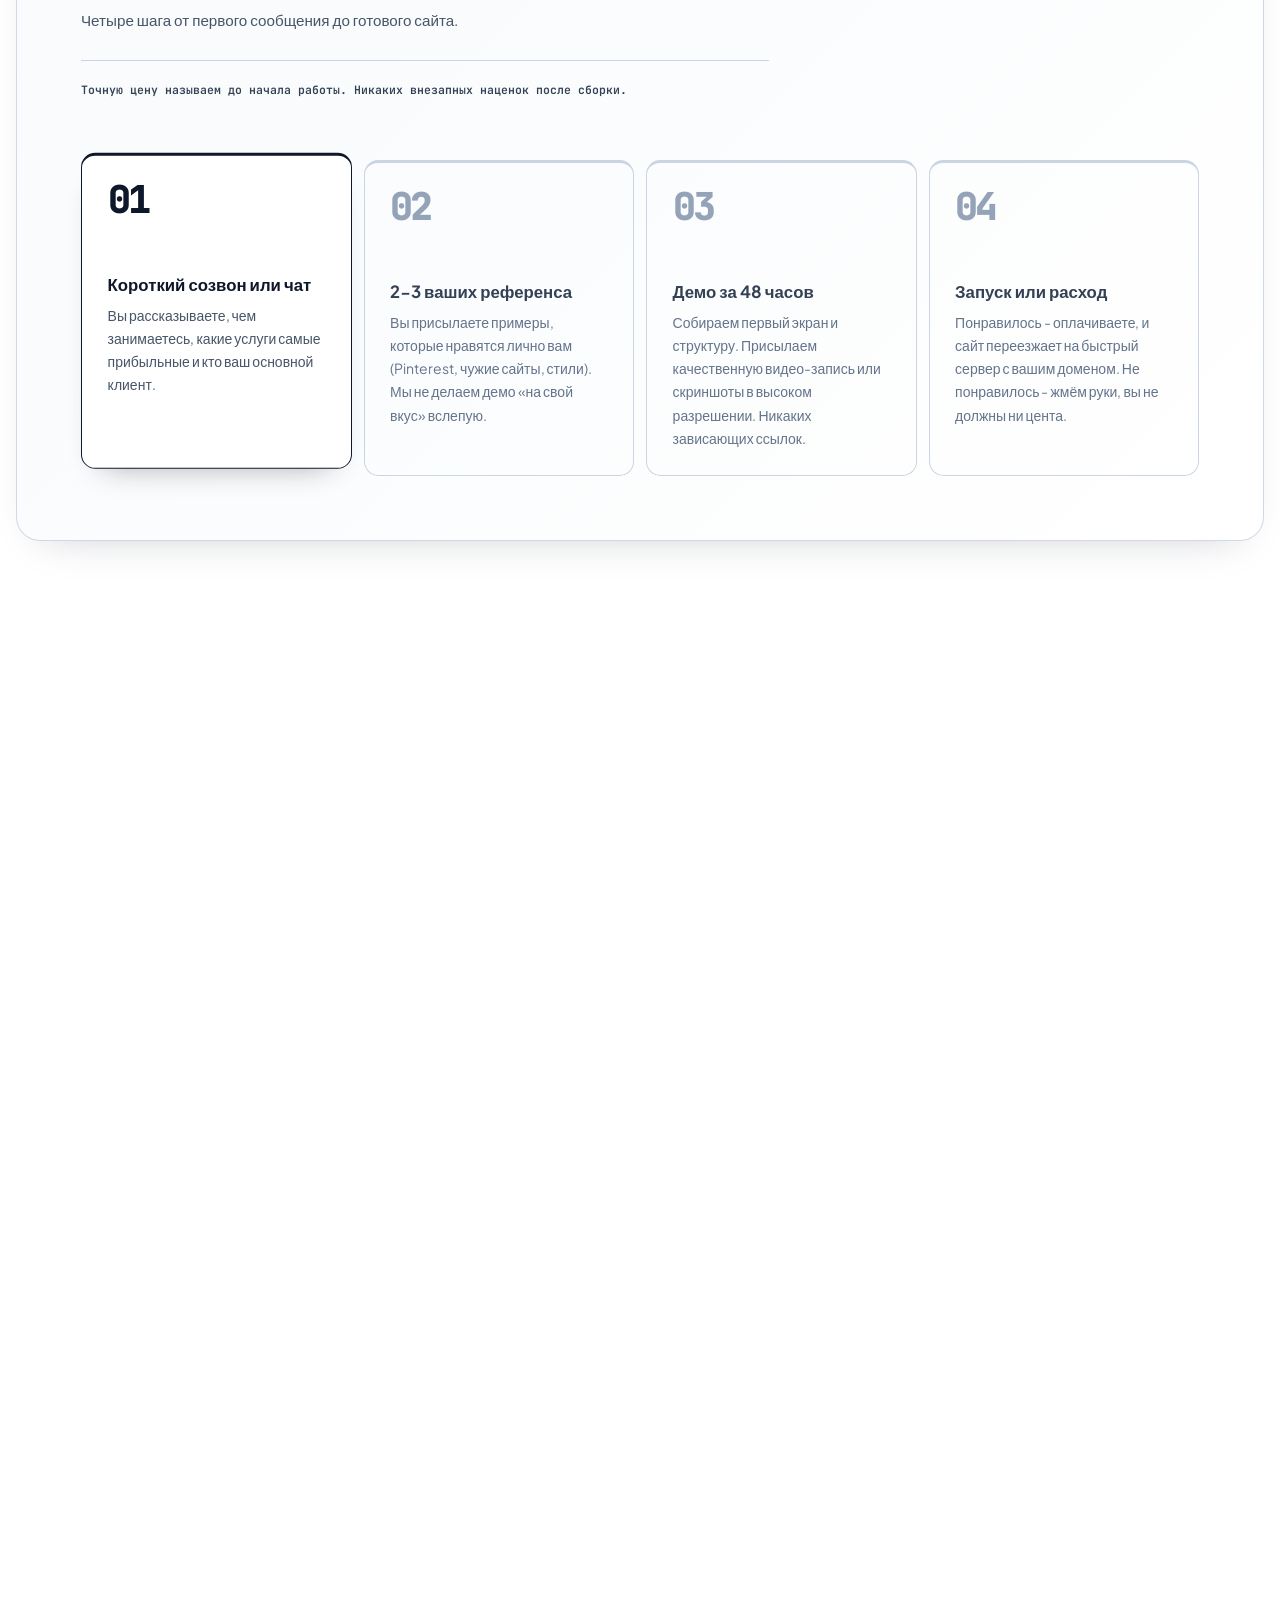
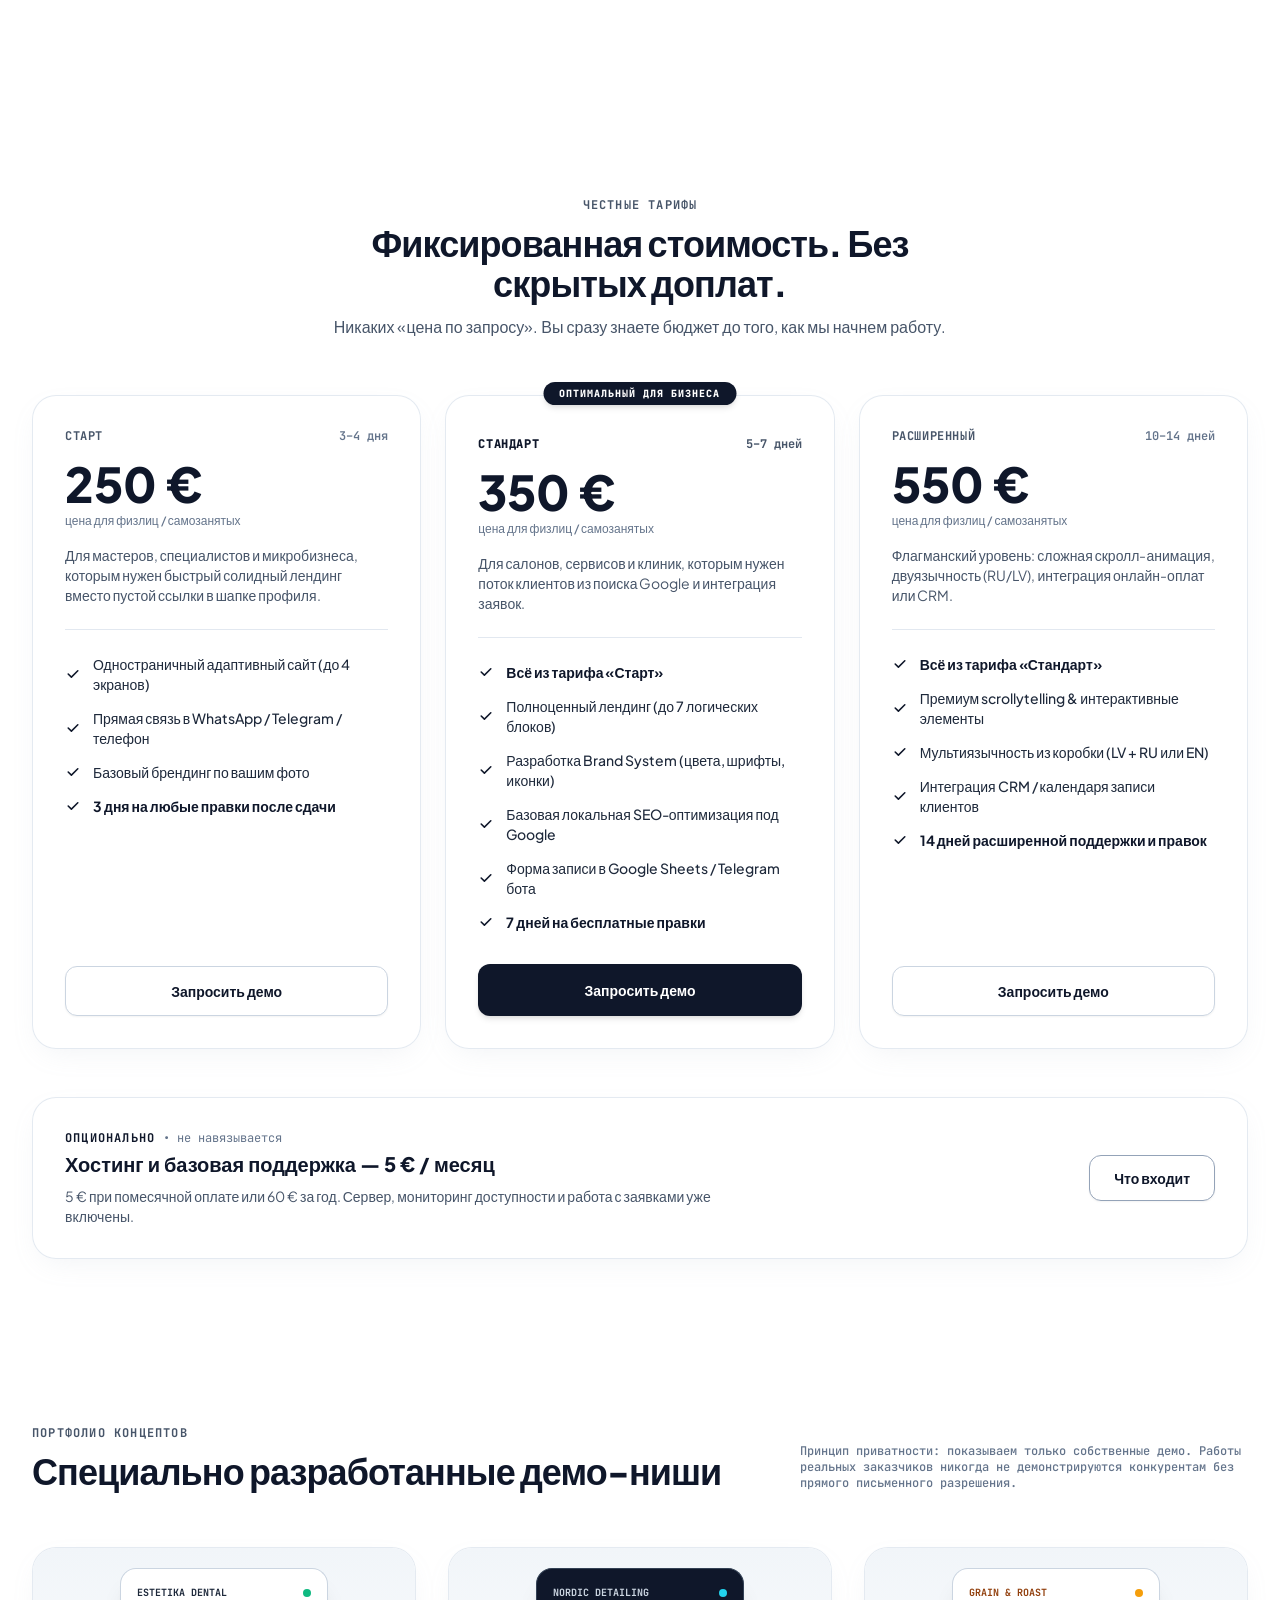
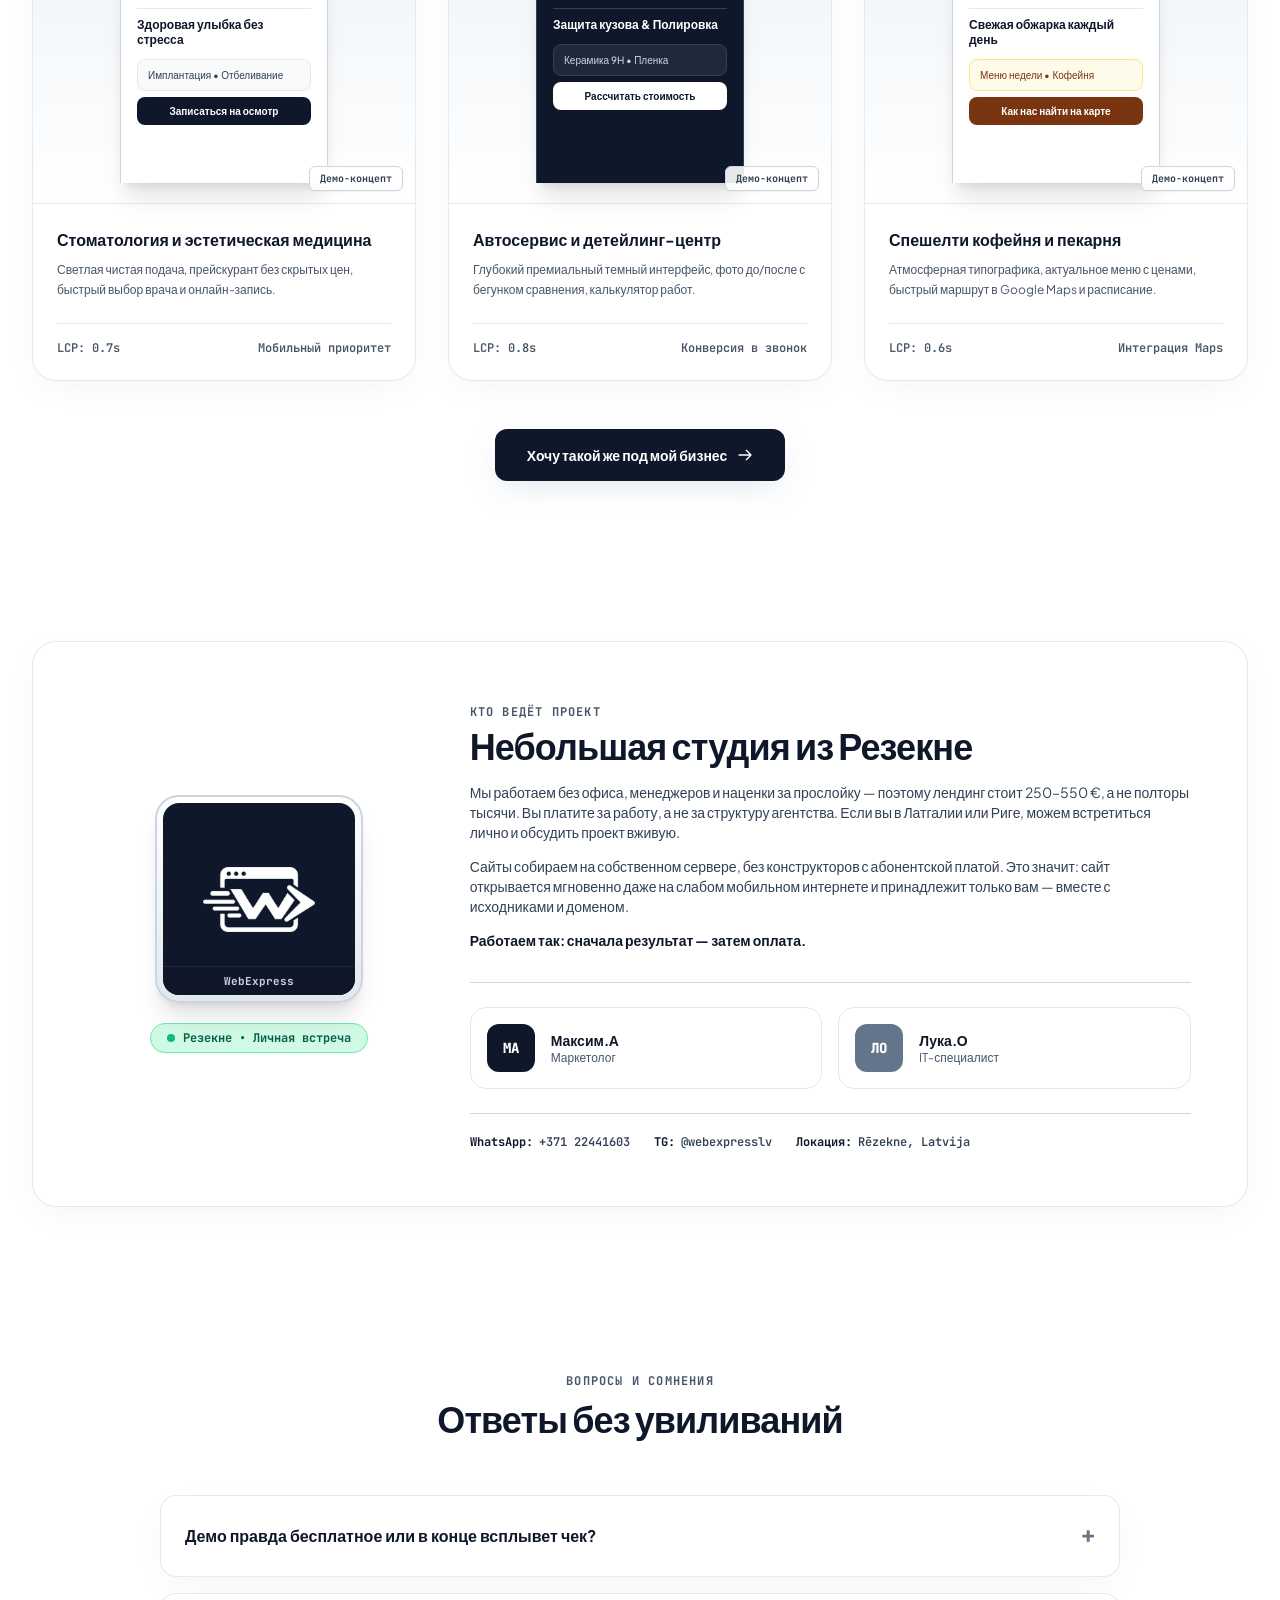
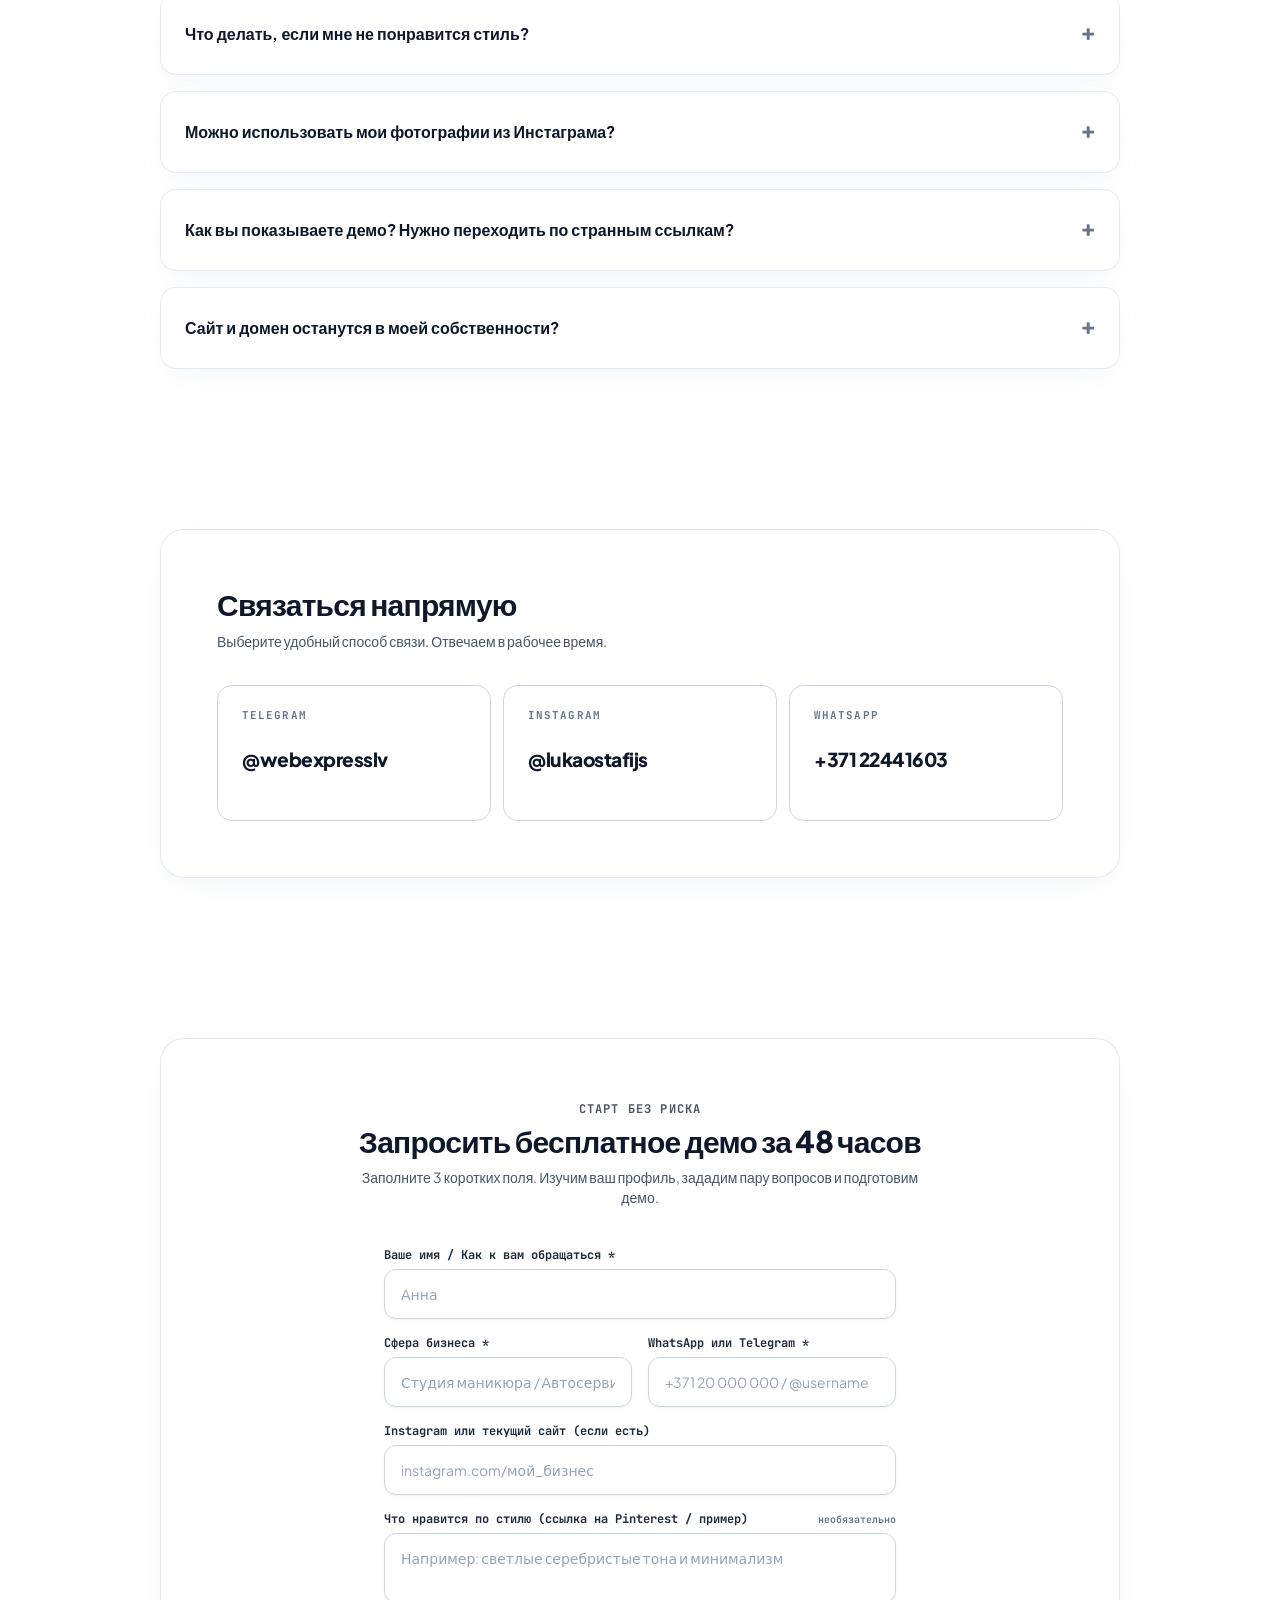
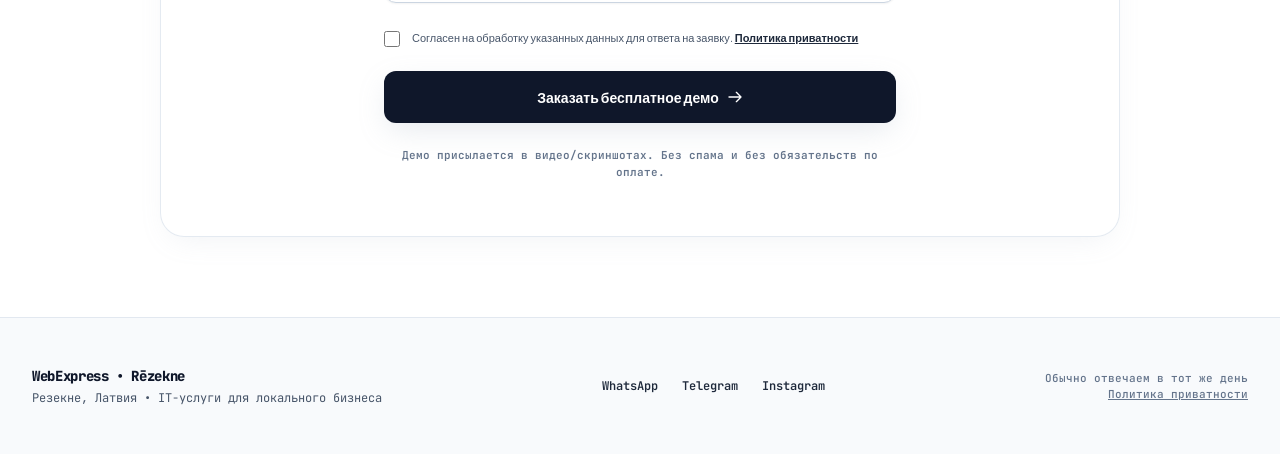
<file: _build/index.orig.html>
<!DOCTYPE html>
<html lang="lv">
<head>
  <meta charset="UTF-8">
  <meta name="viewport" content="width=device-width, initial-scale=1.0">
  <title>WebExpress — Mājaslapas vietējiem uzņēmumiem Latvijā | Rēzekne, Rīga</title>
  <meta name="description" content="Mājaslapas biznesam Latvijā (Rēzekne / Rīga). Demo 48 stundu laikā bez priekšapmaksas. Maksā tikai par rezultātu.">

  <link rel="canonical" href="https://webexpress.lv/">

  <!-- Link preview (WhatsApp / Telegram / Facebook) -->
  <meta property="og:type" content="website">
  <meta property="og:site_name" content="WebExpress">
  <meta property="og:locale" content="lv_LV">
  <meta property="og:locale:alternate" content="ru_RU">
  <meta property="og:title" content="WebExpress — mājaslapas vietējiem uzņēmumiem Latvijā">
  <meta property="og:description" content="Demo vietne 48 stundu laikā bez priekšapmaksas. Maksā tikai tad, kad redzi rezultātu. Rēzekne / Rīga.">
  <meta property="og:url" content="https://webexpress.lv/">
  <!-- Файл og-image.jpg должен быть доступен на основном домене. -->
  <meta property="og:image" content="https://webexpress.lv/og-image.jpg">
  <meta property="og:image:width" content="1200">
  <meta property="og:image:height" content="630">
  <meta name="twitter:card" content="summary_large_image">

  <link rel="icon" type="image/x-icon" href="favicon.ico?v=3">
  <link rel="icon" type="image/png" sizes="256x256" href="webexpress-favicon-v2.png?v=3">
  <link rel="shortcut icon" type="image/x-icon" href="favicon.ico?v=3">
  <link rel="apple-touch-icon" sizes="180x180" href="webexpress-apple-touch-icon.png?v=3">
  
  <!-- Typography via Google Fonts (при недоступности падает на system-ui) -->
  <link rel="preconnect" href="https://fonts.googleapis.com">
  <link rel="preconnect" href="https://fonts.gstatic.com" crossorigin>
  <link href="https://fonts.googleapis.com/css2?family=Plus+Jakarta+Sans:wght@300;400;500;600;700;800&family=JetBrains+Mono:wght@400;500;600;700&display=swap" rel="stylesheet">
  
  <!-- Tailwind: собранный CSS вместо CDN (только используемые классы). -->
  <!-- Пересборка после правки классов:
       npx tailwindcss -c tw.config.js -i in.css -o out.css --minify -->
  <style>*,:after,:before{--tw-border-spacing-x:0;--tw-border-spacing-y:0;--tw-translate-x:0;--tw-translate-y:0;--tw-rotate:0;--tw-skew-x:0;--tw-skew-y:0;--tw-scale-x:1;--tw-scale-y:1;--tw-pan-x: ;--tw-pan-y: ;--tw-pinch-zoom: ;--tw-scroll-snap-strictness:proximity;--tw-gradient-from-position: ;--tw-gradient-via-position: ;--tw-gradient-to-position: ;--tw-ordinal: ;--tw-slashed-zero: ;--tw-numeric-figure: ;--tw-numeric-spacing: ;--tw-numeric-fraction: ;--tw-ring-inset: ;--tw-ring-offset-width:0px;--tw-ring-offset-color:#fff;--tw-ring-color:rgba(59,130,246,.5);--tw-ring-offset-shadow:0 0 #0000;--tw-ring-shadow:0 0 #0000;--tw-shadow:0 0 #0000;--tw-shadow-colored:0 0 #0000;--tw-blur: ;--tw-brightness: ;--tw-contrast: ;--tw-grayscale: ;--tw-hue-rotate: ;--tw-invert: ;--tw-saturate: ;--tw-sepia: ;--tw-drop-shadow: ;--tw-backdrop-blur: ;--tw-backdrop-brightness: ;--tw-backdrop-contrast: ;--tw-backdrop-grayscale: ;--tw-backdrop-hue-rotate: ;--tw-backdrop-invert: ;--tw-backdrop-opacity: ;--tw-backdrop-saturate: ;--tw-backdrop-sepia: ;--tw-contain-size: ;--tw-contain-layout: ;--tw-contain-paint: ;--tw-contain-style: }::backdrop{--tw-border-spacing-x:0;--tw-border-spacing-y:0;--tw-translate-x:0;--tw-translate-y:0;--tw-rotate:0;--tw-skew-x:0;--tw-skew-y:0;--tw-scale-x:1;--tw-scale-y:1;--tw-pan-x: ;--tw-pan-y: ;--tw-pinch-zoom: ;--tw-scroll-snap-strictness:proximity;--tw-gradient-from-position: ;--tw-gradient-via-position: ;--tw-gradient-to-position: ;--tw-ordinal: ;--tw-slashed-zero: ;--tw-numeric-figure: ;--tw-numeric-spacing: ;--tw-numeric-fraction: ;--tw-ring-inset: ;--tw-ring-offset-width:0px;--tw-ring-offset-color:#fff;--tw-ring-color:rgba(59,130,246,.5);--tw-ring-offset-shadow:0 0 #0000;--tw-ring-shadow:0 0 #0000;--tw-shadow:0 0 #0000;--tw-shadow-colored:0 0 #0000;--tw-blur: ;--tw-brightness: ;--tw-contrast: ;--tw-grayscale: ;--tw-hue-rotate: ;--tw-invert: ;--tw-saturate: ;--tw-sepia: ;--tw-drop-shadow: ;--tw-backdrop-blur: ;--tw-backdrop-brightness: ;--tw-backdrop-contrast: ;--tw-backdrop-grayscale: ;--tw-backdrop-hue-rotate: ;--tw-backdrop-invert: ;--tw-backdrop-opacity: ;--tw-backdrop-saturate: ;--tw-backdrop-sepia: ;--tw-contain-size: ;--tw-contain-layout: ;--tw-contain-paint: ;--tw-contain-style: }/*! tailwindcss v3.4.19 | MIT License | https://tailwindcss.com*/*,:after,:before{box-sizing:border-box;border:0 solid #e5e7eb}:after,:before{--tw-content:""}:host,html{line-height:1.5;-webkit-text-size-adjust:100%;-moz-tab-size:4;-o-tab-size:4;tab-size:4;font-family:Plus Jakarta Sans,system-ui,sans-serif;font-feature-settings:normal;font-variation-settings:normal;-webkit-tap-highlight-color:transparent}body{margin:0;line-height:inherit}hr{height:0;color:inherit;border-top-width:1px}abbr:where([title]){-webkit-text-decoration:underline dotted;text-decoration:underline dotted}h1,h2,h3,h4,h5,h6{font-size:inherit;font-weight:inherit}a{color:inherit;text-decoration:inherit}b,strong{font-weight:bolder}code,kbd,pre,samp{font-family:JetBrains Mono,monospace;font-feature-settings:normal;font-variation-settings:normal;font-size:1em}small{font-size:80%}sub,sup{font-size:75%;line-height:0;position:relative;vertical-align:baseline}sub{bottom:-.25em}sup{top:-.5em}table{text-indent:0;border-color:inherit;border-collapse:collapse}button,input,optgroup,select,textarea{font-family:inherit;font-feature-settings:inherit;font-variation-settings:inherit;font-size:100%;font-weight:inherit;line-height:inherit;letter-spacing:inherit;color:inherit;margin:0;padding:0}button,select{text-transform:none}button,input:where([type=button]),input:where([type=reset]),input:where([type=submit]){-webkit-appearance:button;background-color:transparent;background-image:none}:-moz-focusring{outline:auto}:-moz-ui-invalid{box-shadow:none}progress{vertical-align:baseline}::-webkit-inner-spin-button,::-webkit-outer-spin-button{height:auto}[type=search]{-webkit-appearance:textfield;outline-offset:-2px}::-webkit-search-decoration{-webkit-appearance:none}::-webkit-file-upload-button{-webkit-appearance:button;font:inherit}summary{display:list-item}blockquote,dd,dl,figure,h1,h2,h3,h4,h5,h6,hr,p,pre{margin:0}fieldset{margin:0}fieldset,legend{padding:0}menu,ol,ul{list-style:none;margin:0;padding:0}dialog{padding:0}textarea{resize:vertical}input::-moz-placeholder,textarea::-moz-placeholder{opacity:1;color:#9ca3af}input::placeholder,textarea::placeholder{opacity:1;color:#9ca3af}[role=button],button{cursor:pointer}:disabled{cursor:default}audio,canvas,embed,iframe,img,object,svg,video{display:block;vertical-align:middle}img,video{max-width:100%;height:auto}[hidden]:where(:not([hidden=until-found])){display:none}.pointer-events-none{pointer-events:none}.visible{visibility:visible}.fixed{position:fixed}.absolute{position:absolute}.relative{position:relative}.sticky{position:sticky}.inset-0{inset:0}.inset-x-0{left:0;right:0}.-top-3\.5{top:-.875rem}.bottom-0{bottom:0}.bottom-3{bottom:.75rem}.left-0{left:0}.left-1\/2{left:50%}.right-0{right:0}.right-3{right:.75rem}.top-0{top:0}.top-1\/3{top:33.333333%}.z-20{z-index:20}.z-30{z-index:30}.z-50{z-index:50}.z-\[60\]{z-index:60}.mx-auto{margin-left:auto;margin-right:auto}.my-auto{margin-top:auto;margin-bottom:auto}.mb-1{margin-bottom:.25rem}.mb-1\.5{margin-bottom:.375rem}.mb-10{margin-bottom:2.5rem}.mb-12{margin-bottom:3rem}.mb-14{margin-bottom:3.5rem}.mb-2{margin-bottom:.5rem}.mb-3{margin-bottom:.75rem}.mb-4{margin-bottom:1rem}.mb-6{margin-bottom:1.5rem}.mb-8{margin-bottom:2rem}.mt-0\.5{margin-top:.125rem}.mt-1{margin-top:.25rem}.mt-12{margin-top:3rem}.mt-2{margin-top:.5rem}.mt-3{margin-top:.75rem}.mt-4{margin-top:1rem}.mt-5{margin-top:1.25rem}.mt-6{margin-top:1.5rem}.mt-8{margin-top:2rem}.block{display:block}.inline-block{display:inline-block}.flex{display:flex}.inline-flex{display:inline-flex}.grid{display:grid}.hidden{display:none}.h-1\.5{height:.375rem}.h-10{height:2.5rem}.h-12{height:3rem}.h-16{height:4rem}.h-2{height:.5rem}.h-3\.5{height:.875rem}.h-4{height:1rem}.h-44{height:11rem}.h-5{height:1.25rem}.h-6{height:1.5rem}.h-64{height:16rem}.h-7{height:1.75rem}.h-8{height:2rem}.h-\[1\.5px\]{height:1.5px}.h-\[160px\]{height:160px}.h-\[320vh\]{height:320vh}.h-\[350px\]{height:350px}.h-auto{height:auto}.h-full{height:100%}.h-screen{height:100vh}.max-h-\[62vh\]{max-height:62vh}.max-h-\[85vh\]{max-height:85vh}.min-h-\[85vh\]{min-height:85vh}.min-h-screen{min-height:100vh}.w-1\.5{width:.375rem}.w-10{width:2.5rem}.w-12{width:3rem}.w-2{width:.5rem}.w-24{width:6rem}.w-3{width:.75rem}.w-3\.5{width:.875rem}.w-4{width:1rem}.w-44{width:11rem}.w-5{width:1.25rem}.w-52{width:13rem}.w-7{width:1.75rem}.w-8{width:2rem}.w-\[450px\]{width:450px}.w-\[94vw\]{width:94vw}.w-auto{width:auto}.w-full{width:100%}.min-w-0{min-width:0}.min-w-\[32px\]{min-width:32px}.max-w-2xl{max-width:42rem}.max-w-3xl{max-width:48rem}.max-w-5xl{max-width:64rem}.max-w-7xl{max-width:80rem}.max-w-lg{max-width:32rem}.max-w-md{max-width:28rem}.max-w-xl{max-width:36rem}.flex-1{flex:1 1 0%}.shrink-0{flex-shrink:0}.-translate-x-1\/2{--tw-translate-x:-50%}.-translate-x-1\/2,.-translate-y-1\/2{transform:translate(var(--tw-translate-x),var(--tw-translate-y)) rotate(var(--tw-rotate)) skewX(var(--tw-skew-x)) skewY(var(--tw-skew-y)) scaleX(var(--tw-scale-x)) scaleY(var(--tw-scale-y))}.-translate-y-1\/2{--tw-translate-y:-50%}.scale-125{--tw-scale-x:1.25;--tw-scale-y:1.25}.scale-125,.transform{transform:translate(var(--tw-translate-x),var(--tw-translate-y)) rotate(var(--tw-rotate)) skewX(var(--tw-skew-x)) skewY(var(--tw-skew-y)) scaleX(var(--tw-scale-x)) scaleY(var(--tw-scale-y))}@keyframes pulse{50%{opacity:.5}}.animate-pulse{animation:pulse 2s cubic-bezier(.4,0,.6,1) infinite}.cursor-pointer{cursor:pointer}.select-none{-webkit-user-select:none;-moz-user-select:none;user-select:none}.resize-none{resize:none}.list-none{list-style-type:none}.grid-cols-1{grid-template-columns:repeat(1,minmax(0,1fr))}.grid-cols-3{grid-template-columns:repeat(3,minmax(0,1fr))}.flex-col{flex-direction:column}.flex-wrap{flex-wrap:wrap}.items-start{align-items:flex-start}.items-center{align-items:center}.items-baseline{align-items:baseline}.items-stretch{align-items:stretch}.justify-center{justify-content:center}.justify-between{justify-content:space-between}.gap-1{gap:.25rem}.gap-1\.5{gap:.375rem}.gap-10{gap:2.5rem}.gap-2{gap:.5rem}.gap-2\.5{gap:.625rem}.gap-3{gap:.75rem}.gap-3\.5{gap:.875rem}.gap-4{gap:1rem}.gap-6{gap:1.5rem}.gap-7{gap:1.75rem}.gap-8{gap:2rem}.gap-x-6{-moz-column-gap:1.5rem;column-gap:1.5rem}.gap-y-2{row-gap:.5rem}.space-y-1>:not([hidden])~:not([hidden]){--tw-space-y-reverse:0;margin-top:calc(.25rem*(1 - var(--tw-space-y-reverse)));margin-bottom:calc(.25rem*var(--tw-space-y-reverse))}.space-y-1\.5>:not([hidden])~:not([hidden]){--tw-space-y-reverse:0;margin-top:calc(.375rem*(1 - var(--tw-space-y-reverse)));margin-bottom:calc(.375rem*var(--tw-space-y-reverse))}.space-y-3>:not([hidden])~:not([hidden]){--tw-space-y-reverse:0;margin-top:calc(.75rem*(1 - var(--tw-space-y-reverse)));margin-bottom:calc(.75rem*var(--tw-space-y-reverse))}.space-y-3\.5>:not([hidden])~:not([hidden]){--tw-space-y-reverse:0;margin-top:calc(.875rem*(1 - var(--tw-space-y-reverse)));margin-bottom:calc(.875rem*var(--tw-space-y-reverse))}.space-y-4>:not([hidden])~:not([hidden]){--tw-space-y-reverse:0;margin-top:calc(1rem*(1 - var(--tw-space-y-reverse)));margin-bottom:calc(1rem*var(--tw-space-y-reverse))}.overflow-hidden{overflow:hidden}.overflow-y-auto{overflow-y:auto}.scroll-smooth{scroll-behavior:smooth}.truncate{overflow:hidden;text-overflow:ellipsis;white-space:nowrap}.rounded{border-radius:.25rem}.rounded-2xl{border-radius:1rem}.rounded-3xl{border-radius:1.5rem}.rounded-full{border-radius:9999px}.rounded-lg{border-radius:.5rem}.rounded-md{border-radius:.375rem}.rounded-xl{border-radius:.75rem}.rounded-t-2xl{border-top-left-radius:1rem;border-top-right-radius:1rem}.border{border-width:1px}.border-2{border-width:2px}.border-x{border-left-width:1px;border-right-width:1px}.border-b{border-bottom-width:1px}.border-t{border-top-width:1px}.border-t-2{border-top-width:2px}.border-amber-200{--tw-border-opacity:1;border-color:rgb(253 230 138/var(--tw-border-opacity,1))}.border-emerald-300{--tw-border-opacity:1;border-color:rgb(110 231 183/var(--tw-border-opacity,1))}.border-emerald-400{--tw-border-opacity:1;border-color:rgb(52 211 153/var(--tw-border-opacity,1))}.border-red-300{--tw-border-opacity:1;border-color:rgb(252 165 165/var(--tw-border-opacity,1))}.border-silver-100{--tw-border-opacity:1;border-color:rgb(241 245 249/var(--tw-border-opacity,1))}.border-silver-200{--tw-border-opacity:1;border-color:rgb(226 232 240/var(--tw-border-opacity,1))}.border-silver-200\/80{border-color:rgba(226,232,240,.8)}.border-silver-300{--tw-border-opacity:1;border-color:rgb(203 213 225/var(--tw-border-opacity,1))}.border-silver-300\/80{border-color:rgba(203,213,225,.8)}.border-silver-400{--tw-border-opacity:1;border-color:rgb(148 163 184/var(--tw-border-opacity,1))}.border-silver-800{--tw-border-opacity:1;border-color:rgb(30 41 59/var(--tw-border-opacity,1))}.border-silver-900{--tw-border-opacity:1;border-color:rgb(15 23 42/var(--tw-border-opacity,1))}.border-slate-700{--tw-border-opacity:1;border-color:rgb(51 65 85/var(--tw-border-opacity,1))}.bg-amber-50{--tw-bg-opacity:1;background-color:rgb(255 251 235/var(--tw-bg-opacity,1))}.bg-amber-500{--tw-bg-opacity:1;background-color:rgb(245 158 11/var(--tw-bg-opacity,1))}.bg-amber-900{--tw-bg-opacity:1;background-color:rgb(120 53 15/var(--tw-bg-opacity,1))}.bg-cyan-400{--tw-bg-opacity:1;background-color:rgb(34 211 238/var(--tw-bg-opacity,1))}.bg-emerald-100{--tw-bg-opacity:1;background-color:rgb(209 250 229/var(--tw-bg-opacity,1))}.bg-emerald-50{--tw-bg-opacity:1;background-color:rgb(236 253 245/var(--tw-bg-opacity,1))}.bg-emerald-500{--tw-bg-opacity:1;background-color:rgb(16 185 129/var(--tw-bg-opacity,1))}.bg-red-50{--tw-bg-opacity:1;background-color:rgb(254 242 242/var(--tw-bg-opacity,1))}.bg-silver-100{--tw-bg-opacity:1;background-color:rgb(241 245 249/var(--tw-bg-opacity,1))}.bg-silver-200{--tw-bg-opacity:1;background-color:rgb(226 232 240/var(--tw-bg-opacity,1))}.bg-silver-200\/60{background-color:rgba(226,232,240,.6)}.bg-silver-300{--tw-bg-opacity:1;background-color:rgb(203 213 225/var(--tw-bg-opacity,1))}.bg-silver-400{--tw-bg-opacity:1;background-color:rgb(148 163 184/var(--tw-bg-opacity,1))}.bg-silver-50{--tw-bg-opacity:1;background-color:rgb(248 250 252/var(--tw-bg-opacity,1))}.bg-silver-500{--tw-bg-opacity:1;background-color:rgb(100 116 139/var(--tw-bg-opacity,1))}.bg-silver-900{--tw-bg-opacity:1;background-color:rgb(15 23 42/var(--tw-bg-opacity,1))}.bg-silver-900\/60{background-color:rgba(15,23,42,.6)}.bg-silver-900\/95{background-color:rgba(15,23,42,.95)}.bg-slate-50{--tw-bg-opacity:1;background-color:rgb(248 250 252/var(--tw-bg-opacity,1))}.bg-slate-50\/60{background-color:rgba(248,250,252,.6)}.bg-slate-50\/70{background-color:rgba(248,250,252,.7)}.bg-slate-50\/80{background-color:rgba(248,250,252,.8)}.bg-slate-800{--tw-bg-opacity:1;background-color:rgb(30 41 59/var(--tw-bg-opacity,1))}.bg-slate-900{--tw-bg-opacity:1;background-color:rgb(15 23 42/var(--tw-bg-opacity,1))}.bg-white{--tw-bg-opacity:1;background-color:rgb(255 255 255/var(--tw-bg-opacity,1))}.bg-white\/85{background-color:hsla(0,0%,100%,.85)}.bg-white\/90{background-color:hsla(0,0%,100%,.9)}.bg-white\/95{background-color:hsla(0,0%,100%,.95)}.bg-gradient-to-b{background-image:linear-gradient(to bottom,var(--tw-gradient-stops))}.from-silver-100{--tw-gradient-from:#f1f5f9 var(--tw-gradient-from-position);--tw-gradient-to:rgba(241,245,249,0) var(--tw-gradient-to-position);--tw-gradient-stops:var(--tw-gradient-from),var(--tw-gradient-to)}.from-slate-50{--tw-gradient-from:#f8fafc var(--tw-gradient-from-position);--tw-gradient-to:rgba(248,250,252,0) var(--tw-gradient-to-position);--tw-gradient-stops:var(--tw-gradient-from),var(--tw-gradient-to)}.from-white{--tw-gradient-from:#fff var(--tw-gradient-from-position);--tw-gradient-to:hsla(0,0%,100%,0) var(--tw-gradient-to-position);--tw-gradient-stops:var(--tw-gradient-from),var(--tw-gradient-to)}.via-slate-50{--tw-gradient-to:rgba(248,250,252,0) var(--tw-gradient-to-position);--tw-gradient-stops:var(--tw-gradient-from),#f8fafc var(--tw-gradient-via-position),var(--tw-gradient-to)}.via-white{--tw-gradient-to:hsla(0,0%,100%,0) var(--tw-gradient-to-position);--tw-gradient-stops:var(--tw-gradient-from),#fff var(--tw-gradient-via-position),var(--tw-gradient-to)}.to-silver-200{--tw-gradient-to:#e2e8f0 var(--tw-gradient-to-position)}.to-white{--tw-gradient-to:#fff var(--tw-gradient-to-position)}.fill-current{fill:currentColor}.p-1{padding:.25rem}.p-1\.5{padding:.375rem}.p-2{padding:.5rem}.p-4{padding:1rem}.p-5{padding:1.25rem}.p-6{padding:1.5rem}.p-7{padding:1.75rem}.p-8{padding:2rem}.px-1{padding-left:.25rem;padding-right:.25rem}.px-2{padding-left:.5rem;padding-right:.5rem}.px-2\.5{padding-left:.625rem;padding-right:.625rem}.px-3{padding-left:.75rem;padding-right:.75rem}.px-3\.5{padding-left:.875rem;padding-right:.875rem}.px-4{padding-left:1rem;padding-right:1rem}.px-5{padding-left:1.25rem;padding-right:1.25rem}.px-6{padding-left:1.5rem;padding-right:1.5rem}.px-7{padding-left:1.75rem;padding-right:1.75rem}.px-8{padding-left:2rem;padding-right:2rem}.py-0\.5{padding-top:.125rem;padding-bottom:.125rem}.py-1{padding-top:.25rem;padding-bottom:.25rem}.py-1\.5{padding-top:.375rem;padding-bottom:.375rem}.py-12{padding-top:3rem;padding-bottom:3rem}.py-2{padding-top:.5rem;padding-bottom:.5rem}.py-2\.5{padding-top:.625rem;padding-bottom:.625rem}.py-20{padding-top:5rem;padding-bottom:5rem}.py-3{padding-top:.75rem;padding-bottom:.75rem}.py-3\.5{padding-top:.875rem;padding-bottom:.875rem}.py-4{padding-top:1rem;padding-bottom:1rem}.py-6{padding-top:1.5rem;padding-bottom:1.5rem}.pb-16{padding-bottom:4rem}.pb-2{padding-bottom:.5rem}.pb-4{padding-bottom:1rem}.pb-6{padding-bottom:1.5rem}.pt-1{padding-top:.25rem}.pt-10{padding-top:2.5rem}.pt-16{padding-top:4rem}.pt-2{padding-top:.5rem}.pt-3{padding-top:.75rem}.pt-4{padding-top:1rem}.pt-5{padding-top:1.25rem}.pt-6{padding-top:1.5rem}.text-center{text-align:center}.text-right{text-align:right}.font-mono{font-family:JetBrains Mono,monospace}.font-sans{font-family:Plus Jakarta Sans,system-ui,sans-serif}.text-2xl{font-size:1.5rem;line-height:2rem}.text-3xl{font-size:1.875rem;line-height:2.25rem}.text-4xl{font-size:2.25rem;line-height:2.5rem}.text-\[10px\]{font-size:10px}.text-\[11px\]{font-size:11px}.text-\[9px\]{font-size:9px}.text-base{font-size:1rem;line-height:1.5rem}.text-lg{font-size:1.125rem;line-height:1.75rem}.text-sm{font-size:.875rem;line-height:1.25rem}.text-xl{font-size:1.25rem;line-height:1.75rem}.text-xs{font-size:.75rem;line-height:1rem}.font-black{font-weight:900}.font-bold{font-weight:700}.font-extrabold{font-weight:800}.font-medium{font-weight:500}.font-normal{font-weight:400}.font-semibold{font-weight:600}.uppercase{text-transform:uppercase}.leading-\[1\.08\]{line-height:1.08}.leading-relaxed{line-height:1.625}.leading-tight{line-height:1.25}.tracking-tight{letter-spacing:-.025em}.tracking-wide{letter-spacing:.025em}.tracking-wider{letter-spacing:.05em}.tracking-widest{letter-spacing:.1em}.text-amber-800{--tw-text-opacity:1;color:rgb(146 64 14/var(--tw-text-opacity,1))}.text-amber-900{--tw-text-opacity:1;color:rgb(120 53 15/var(--tw-text-opacity,1))}.text-emerald-600{--tw-text-opacity:1;color:rgb(5 150 105/var(--tw-text-opacity,1))}.text-emerald-700{--tw-text-opacity:1;color:rgb(4 120 87/var(--tw-text-opacity,1))}.text-emerald-800{--tw-text-opacity:1;color:rgb(6 95 70/var(--tw-text-opacity,1))}.text-red-800{--tw-text-opacity:1;color:rgb(153 27 27/var(--tw-text-opacity,1))}.text-silver-300{--tw-text-opacity:1;color:rgb(203 213 225/var(--tw-text-opacity,1))}.text-silver-400{--tw-text-opacity:1;color:rgb(148 163 184/var(--tw-text-opacity,1))}.text-silver-500{--tw-text-opacity:1;color:rgb(100 116 139/var(--tw-text-opacity,1))}.text-silver-600{--tw-text-opacity:1;color:rgb(71 85 105/var(--tw-text-opacity,1))}.text-silver-700{--tw-text-opacity:1;color:rgb(51 65 85/var(--tw-text-opacity,1))}.text-silver-800{--tw-text-opacity:1;color:rgb(30 41 59/var(--tw-text-opacity,1))}.text-silver-900,.text-slate-900{--tw-text-opacity:1;color:rgb(15 23 42/var(--tw-text-opacity,1))}.text-white{--tw-text-opacity:1;color:rgb(255 255 255/var(--tw-text-opacity,1))}.underline{text-decoration-line:underline}.antialiased{-webkit-font-smoothing:antialiased;-moz-osx-font-smoothing:grayscale}.placeholder-silver-400::-moz-placeholder{--tw-placeholder-opacity:1;color:rgb(148 163 184/var(--tw-placeholder-opacity,1))}.placeholder-silver-400::placeholder{--tw-placeholder-opacity:1;color:rgb(148 163 184/var(--tw-placeholder-opacity,1))}.accent-silver-900{accent-color:#0f172a}.shadow-2xl{--tw-shadow:0 25px 50px -12px rgba(0,0,0,.25);--tw-shadow-colored:0 25px 50px -12px var(--tw-shadow-color)}.shadow-2xl,.shadow-inner{box-shadow:var(--tw-ring-offset-shadow,0 0 #0000),var(--tw-ring-shadow,0 0 #0000),var(--tw-shadow)}.shadow-inner{--tw-shadow:inset 0 2px 4px 0 rgba(0,0,0,.05);--tw-shadow-colored:inset 0 2px 4px 0 var(--tw-shadow-color)}.shadow-lg{--tw-shadow:0 10px 15px -3px rgba(0,0,0,.1),0 4px 6px -4px rgba(0,0,0,.1);--tw-shadow-colored:0 10px 15px -3px var(--tw-shadow-color),0 4px 6px -4px var(--tw-shadow-color)}.shadow-lg,.shadow-md{box-shadow:var(--tw-ring-offset-shadow,0 0 #0000),var(--tw-ring-shadow,0 0 #0000),var(--tw-shadow)}.shadow-md{--tw-shadow:0 4px 6px -1px rgba(0,0,0,.1),0 2px 4px -2px rgba(0,0,0,.1);--tw-shadow-colored:0 4px 6px -1px var(--tw-shadow-color),0 2px 4px -2px var(--tw-shadow-color)}.shadow-silver-bright{--tw-shadow:0 10px 30px -5px rgba(148,163,184,.25);--tw-shadow-colored:0 10px 30px -5px var(--tw-shadow-color)}.shadow-silver-bright,.shadow-sm{box-shadow:var(--tw-ring-offset-shadow,0 0 #0000),var(--tw-ring-shadow,0 0 #0000),var(--tw-shadow)}.shadow-sm{--tw-shadow:0 1px 2px 0 rgba(0,0,0,.05);--tw-shadow-colored:0 1px 2px 0 var(--tw-shadow-color)}.shadow-xl{--tw-shadow:0 20px 25px -5px rgba(0,0,0,.1),0 8px 10px -6px rgba(0,0,0,.1);--tw-shadow-colored:0 20px 25px -5px var(--tw-shadow-color),0 8px 10px -6px var(--tw-shadow-color);box-shadow:var(--tw-ring-offset-shadow,0 0 #0000),var(--tw-ring-shadow,0 0 #0000),var(--tw-shadow)}.blur{--tw-blur:blur(8px)}.blur,.blur-\[120px\]{filter:var(--tw-blur) var(--tw-brightness) var(--tw-contrast) var(--tw-grayscale) var(--tw-hue-rotate) var(--tw-invert) var(--tw-saturate) var(--tw-sepia) var(--tw-drop-shadow)}.blur-\[120px\]{--tw-blur:blur(120px)}.backdrop-blur-md{--tw-backdrop-blur:blur(12px)}.backdrop-blur-md,.backdrop-blur-sm{-webkit-backdrop-filter:var(--tw-backdrop-blur) var(--tw-backdrop-brightness) var(--tw-backdrop-contrast) var(--tw-backdrop-grayscale) var(--tw-backdrop-hue-rotate) var(--tw-backdrop-invert) var(--tw-backdrop-opacity) var(--tw-backdrop-saturate) var(--tw-backdrop-sepia);backdrop-filter:var(--tw-backdrop-blur) var(--tw-backdrop-brightness) var(--tw-backdrop-contrast) var(--tw-backdrop-grayscale) var(--tw-backdrop-hue-rotate) var(--tw-backdrop-invert) var(--tw-backdrop-opacity) var(--tw-backdrop-saturate) var(--tw-backdrop-sepia)}.backdrop-blur-sm{--tw-backdrop-blur:blur(4px)}.backdrop-filter{-webkit-backdrop-filter:var(--tw-backdrop-blur) var(--tw-backdrop-brightness) var(--tw-backdrop-contrast) var(--tw-backdrop-grayscale) var(--tw-backdrop-hue-rotate) var(--tw-backdrop-invert) var(--tw-backdrop-opacity) var(--tw-backdrop-saturate) var(--tw-backdrop-sepia);backdrop-filter:var(--tw-backdrop-blur) var(--tw-backdrop-brightness) var(--tw-backdrop-contrast) var(--tw-backdrop-grayscale) var(--tw-backdrop-hue-rotate) var(--tw-backdrop-invert) var(--tw-backdrop-opacity) var(--tw-backdrop-saturate) var(--tw-backdrop-sepia)}.transition{transition-property:color,background-color,border-color,text-decoration-color,fill,stroke,opacity,box-shadow,transform,filter,-webkit-backdrop-filter;transition-property:color,background-color,border-color,text-decoration-color,fill,stroke,opacity,box-shadow,transform,filter,backdrop-filter;transition-property:color,background-color,border-color,text-decoration-color,fill,stroke,opacity,box-shadow,transform,filter,backdrop-filter,-webkit-backdrop-filter;transition-timing-function:cubic-bezier(.4,0,.2,1);transition-duration:.15s}.transition-all{transition-property:all;transition-timing-function:cubic-bezier(.4,0,.2,1);transition-duration:.15s}.transition-colors{transition-property:color,background-color,border-color,text-decoration-color,fill,stroke;transition-timing-function:cubic-bezier(.4,0,.2,1);transition-duration:.15s}.transition-opacity{transition-property:opacity;transition-timing-function:cubic-bezier(.4,0,.2,1);transition-duration:.15s}.transition-transform{transition-property:transform;transition-timing-function:cubic-bezier(.4,0,.2,1);transition-duration:.15s}.duration-500{transition-duration:.5s}.hover\:scale-\[1\.01\]:hover{--tw-scale-x:1.01;--tw-scale-y:1.01}.hover\:scale-\[1\.01\]:hover,.hover\:scale-\[1\.02\]:hover{transform:translate(var(--tw-translate-x),var(--tw-translate-y)) rotate(var(--tw-rotate)) skewX(var(--tw-skew-x)) skewY(var(--tw-skew-y)) scaleX(var(--tw-scale-x)) scaleY(var(--tw-scale-y))}.hover\:scale-\[1\.02\]:hover{--tw-scale-x:1.02;--tw-scale-y:1.02}.hover\:bg-silver-100:hover{--tw-bg-opacity:1;background-color:rgb(241 245 249/var(--tw-bg-opacity,1))}.hover\:bg-silver-800:hover{--tw-bg-opacity:1;background-color:rgb(30 41 59/var(--tw-bg-opacity,1))}.hover\:text-silver-800:hover{--tw-text-opacity:1;color:rgb(30 41 59/var(--tw-text-opacity,1))}.hover\:text-silver-900:hover{--tw-text-opacity:1;color:rgb(15 23 42/var(--tw-text-opacity,1))}.hover\:shadow-card-float:hover{--tw-shadow:0 20px 40px -15px rgba(15,23,42,.08);--tw-shadow-colored:0 20px 40px -15px var(--tw-shadow-color)}.hover\:shadow-card-float:hover,.hover\:shadow-lg:hover{box-shadow:var(--tw-ring-offset-shadow,0 0 #0000),var(--tw-ring-shadow,0 0 #0000),var(--tw-shadow)}.hover\:shadow-lg:hover{--tw-shadow:0 10px 15px -3px rgba(0,0,0,.1),0 4px 6px -4px rgba(0,0,0,.1);--tw-shadow-colored:0 10px 15px -3px var(--tw-shadow-color),0 4px 6px -4px var(--tw-shadow-color)}.focus\:border-silver-900:focus{--tw-border-opacity:1;border-color:rgb(15 23 42/var(--tw-border-opacity,1))}.focus\:outline-none:focus{outline:2px solid transparent;outline-offset:2px}.focus\:ring-1:focus{--tw-ring-offset-shadow:var(--tw-ring-inset) 0 0 0 var(--tw-ring-offset-width) var(--tw-ring-offset-color);--tw-ring-shadow:var(--tw-ring-inset) 0 0 0 calc(1px + var(--tw-ring-offset-width)) var(--tw-ring-color);box-shadow:var(--tw-ring-offset-shadow),var(--tw-ring-shadow),var(--tw-shadow,0 0 #0000)}.focus\:ring-silver-900:focus{--tw-ring-opacity:1;--tw-ring-color:rgb(15 23 42/var(--tw-ring-opacity,1))}.group[open] .group-open\:rotate-45{--tw-rotate:45deg}.group:hover .group-hover\:scale-105,.group[open] .group-open\:rotate-45{transform:translate(var(--tw-translate-x),var(--tw-translate-y)) rotate(var(--tw-rotate)) skewX(var(--tw-skew-x)) skewY(var(--tw-skew-y)) scaleX(var(--tw-scale-x)) scaleY(var(--tw-scale-y))}.group:hover .group-hover\:scale-105{--tw-scale-x:1.05;--tw-scale-y:1.05}.group:hover .group-hover\:opacity-80{opacity:.8}@media (min-width:640px){.sm\:mt-4{margin-top:1rem}.sm\:inline{display:inline}.sm\:flex{display:flex}.sm\:h-12{height:3rem}.sm\:h-20{height:5rem}.sm\:h-52{height:13rem}.sm\:h-7{height:1.75rem}.sm\:h-\[190px\]{height:190px}.sm\:w-12{width:3rem}.sm\:w-28{width:7rem}.sm\:w-36{width:9rem}.sm\:w-52{width:13rem}.sm\:w-\[560px\]{width:560px}.sm\:w-\[700px\]{width:700px}.sm\:w-auto{width:auto}.sm\:grid-cols-2{grid-template-columns:repeat(2,minmax(0,1fr))}.sm\:flex-row{flex-direction:row}.sm\:gap-5{gap:1.25rem}.sm\:gap-6{gap:1.5rem}.sm\:p-14{padding:3.5rem}.sm\:p-5{padding:1.25rem}.sm\:px-4{padding-left:1rem;padding-right:1rem}.sm\:px-8{padding-left:2rem;padding-right:2rem}.sm\:py-10{padding-top:2.5rem;padding-bottom:2.5rem}.sm\:pt-20{padding-top:5rem}.sm\:text-3xl{font-size:1.875rem;line-height:2.25rem}.sm\:text-4xl{font-size:2.25rem;line-height:2.5rem}.sm\:text-5xl{font-size:3rem;line-height:1}.sm\:text-base{font-size:1rem;line-height:1.5rem}.sm\:text-lg{font-size:1.125rem;line-height:1.75rem}.sm\:text-sm{font-size:.875rem;line-height:1.25rem}.sm\:text-xs{font-size:.75rem;line-height:1rem}}@media (min-width:768px){.md\:col-span-4{grid-column:span 4/span 4}.md\:col-span-8{grid-column:span 8/span 8}.md\:w-\[620px\]{width:620px}.md\:grid-cols-12{grid-template-columns:repeat(12,minmax(0,1fr))}.md\:grid-cols-2{grid-template-columns:repeat(2,minmax(0,1fr))}.md\:grid-cols-3{grid-template-columns:repeat(3,minmax(0,1fr))}.md\:flex-row{flex-direction:row}.md\:items-start{align-items:flex-start}.md\:items-end{align-items:flex-end}.md\:items-center{align-items:center}.md\:text-right{text-align:right}.md\:text-4xl{font-size:2.25rem;line-height:2.5rem}.md\:text-6xl{font-size:3.75rem;line-height:1}.md\:text-lg{font-size:1.125rem;line-height:1.75rem}.md\:text-xl{font-size:1.25rem;line-height:1.75rem}}@media (min-width:1024px){.lg\:flex{display:flex}.lg\:hidden{display:none}.lg\:-translate-y-2{--tw-translate-y:-0.5rem;transform:translate(var(--tw-translate-x),var(--tw-translate-y)) rotate(var(--tw-rotate)) skewX(var(--tw-skew-x)) skewY(var(--tw-skew-y)) scaleX(var(--tw-scale-x)) scaleY(var(--tw-scale-y))}.lg\:grid-cols-3{grid-template-columns:repeat(3,minmax(0,1fr))}.lg\:grid-cols-4{grid-template-columns:repeat(4,minmax(0,1fr))}.lg\:text-7xl{font-size:4.5rem;line-height:1}}</style>

  <style>
    :root {
      color-scheme: light;
    }
    body {
      background-color: #FFFFFF;
      color: #0F172A;
      font-family: 'Plus Jakarta Sans', sans-serif;
      overflow-x: clip;
    }
    html { scroll-behavior: auto !important; }

    /* Unified interaction motion. Page scrolling itself stays native. */
    :root {
      --motion-spring: cubic-bezier(0.16, 1, 0.3, 1);
      --motion-fast: 180ms;
      --motion-base: 280ms;
    }
    .motion-control {
      transition: transform var(--motion-base) var(--motion-spring), color var(--motion-fast) ease, background-color var(--motion-fast) ease, border-color var(--motion-fast) ease, box-shadow var(--motion-base) var(--motion-spring), opacity var(--motion-fast) ease !important;
      transform-origin: center;
      -webkit-tap-highlight-color: transparent;
    }
    .motion-control:active {
      transform: translateY(1px) scale(0.97) !important;
      transition-duration: 90ms !important;
    }
    .motion-control:focus-visible {
      outline: 2px solid #0F172A;
      outline-offset: 3px;
    }
    .motion-control:not(summary):not(#burgerBtn) > svg:last-child {
      transition: transform var(--motion-base) var(--motion-spring), opacity var(--motion-fast) ease;
    }
    .motion-field {
      transition: transform var(--motion-base) var(--motion-spring), color var(--motion-fast) ease;
    }
    .motion-field:focus-within { transform: translateY(-2px); }
    .motion-field:focus-within label { color: #0F172A; }
    .motion-field input,
    .motion-field textarea {
      transition: transform var(--motion-base) var(--motion-spring), border-color var(--motion-fast) ease, box-shadow var(--motion-base) var(--motion-spring), background-color var(--motion-fast) ease;
    }
    .motion-field:focus-within input,
    .motion-field:focus-within textarea {
      box-shadow: 0 10px 25px -18px rgba(15, 23, 42, 0.55);
    }
    input[type="checkbox"] {
      transition: transform var(--motion-fast) var(--motion-spring), box-shadow var(--motion-fast) ease;
    }
    input[type="checkbox"]:active { transform: scale(0.82); }
    input[type="checkbox"]:checked { animation: motion-check 300ms var(--motion-spring); }
    .motion-invalid { animation: motion-shake 360ms ease; }
    .motion-control.is-loading > svg {
      animation: motion-loading 760ms ease-in-out infinite alternate;
    }

    header nav a:not([class*="bg-silver-900"]),
    footer a,
    #author a {
      position: relative;
    }
    header nav a:not([class*="bg-silver-900"])::after,
    footer a::after,
    #author a::after {
      content: "";
      position: absolute;
      left: 0;
      right: 0;
      bottom: -0.3rem;
      height: 1px;
      background: currentColor;
      opacity: 0.65;
      transform: scaleX(0);
      transform-origin: right;
      transition: transform var(--motion-base) var(--motion-spring);
    }
    header nav a:not([class*="bg-silver-900"]):hover::after,
    footer a:hover::after,
    #author a:hover::after {
      transform: scaleX(1);
      transform-origin: left;
    }
    #mobileMenu.is-open a {
      animation: motion-menu-item 420ms var(--motion-spring) both;
    }
    #mobileMenu.is-open a:nth-child(2) { animation-delay: 35ms; }
    #mobileMenu.is-open a:nth-child(3) { animation-delay: 70ms; }
    #mobileMenu.is-open a:nth-child(4) { animation-delay: 105ms; }
    #mobileMenu.is-open a:nth-child(5) { animation-delay: 140ms; }
    #mobileMenu.is-open a:nth-child(6) { animation-delay: 175ms; }
    #mobileMenu.is-open a:nth-child(7) { animation-delay: 210ms; }

    details {
      transition: transform var(--motion-base) var(--motion-spring), border-color var(--motion-fast) ease, box-shadow var(--motion-base) var(--motion-spring), background-color var(--motion-fast) ease !important;
    }
    details:hover { transform: translateY(-2px); }
    details[open] {
      border-color: #94A3B8;
      background: rgba(255, 255, 255, 0.96);
      box-shadow: 0 16px 32px -26px rgba(15, 23, 42, 0.5);
    }
    details > :not(summary) { transform-origin: top; }
    details[open] > :not(summary) { animation: motion-disclosure 320ms var(--motion-spring) both; }

    .team-member-card {
      transition: transform var(--motion-base) var(--motion-spring), border-color var(--motion-fast) ease, box-shadow var(--motion-base) var(--motion-spring);
    }
    .team-member-card:hover {
      transform: translateY(-3px);
      border-color: #94A3B8;
      box-shadow: 0 14px 28px -24px rgba(15, 23, 42, 0.5);
    }
    .team-member-card > div:first-child {
      transition: transform var(--motion-base) var(--motion-spring);
    }
    .team-member-card:hover > div:first-child { transform: rotate(-4deg) scale(1.06); }
    .direct-contact-link .direct-contact-value {
      transition: transform var(--motion-base) var(--motion-spring), color var(--motion-fast) ease;
    }
    .direct-contact-link:hover .direct-contact-value { transform: translateX(0.25rem); }

    #privacyModal {
      opacity: 0;
      transition: opacity 220ms ease;
    }
    #privacyModal > div {
      opacity: 0;
      transform: translateY(1rem) scale(0.975);
      transition: opacity 220ms ease, transform 360ms var(--motion-spring);
    }
    #privacyModal.is-visible { opacity: 1; }
    #privacyModal.is-visible > div {
      opacity: 1;
      transform: translateY(0) scale(1);
    }
    .motion-feedback:not(.hidden) { animation: motion-feedback 460ms var(--motion-spring) both; }

    @keyframes motion-menu-item {
      from { opacity: 0; transform: translateY(-0.5rem); }
      to { opacity: 1; transform: translateY(0); }
    }
    @keyframes motion-disclosure {
      from { opacity: 0; transform: translateY(-0.45rem) scaleY(0.96); }
      to { opacity: 1; transform: translateY(0) scaleY(1); }
    }
    @keyframes motion-feedback {
      from { opacity: 0; transform: translateY(0.75rem) scale(0.98); }
      to { opacity: 1; transform: translateY(0) scale(1); }
    }
    @keyframes motion-check {
      0% { transform: scale(0.72); }
      70% { transform: scale(1.16); }
      100% { transform: scale(1); }
    }
    @keyframes motion-shake {
      0%, 100% { transform: translateX(0); }
      25% { transform: translateX(-0.35rem); }
      50% { transform: translateX(0.3rem); }
      75% { transform: translateX(-0.15rem); }
    }
    @keyframes motion-loading {
      from { opacity: 0.35; transform: translateX(-0.2rem); }
      to { opacity: 1; transform: translateX(0.2rem); }
    }
    @media (hover: hover) {
      .motion-control:not(summary):not(.language-button):not(#burgerBtn):hover {
        transform: translateY(-2px);
      }
      .motion-control:not(summary):not(#burgerBtn):hover > svg:last-child {
        transform: translateX(0.18rem);
      }
    }
    ::selection {
      background: #0F172A;
      color: #FFFFFF;
    }
    
    /* Premium Silver Chrome Text Gradient */
    .text-silver-gradient {
      background: linear-gradient(135deg, #0F172A 0%, #334155 35%, #64748B 70%, #0F172A 100%);
      -webkit-background-clip: text;
      -webkit-text-fill-color: transparent;
    }

    .text-chrome-shine {
      background: linear-gradient(135deg, #1E293B 0%, #64748B 40%, #94A3B8 60%, #0F172A 100%);
      -webkit-background-clip: text;
      -webkit-text-fill-color: transparent;
    }

    /* Glassmorphism White/Silver Cards */
    .card-silver {
      background: rgba(255, 255, 255, 0.85);
      backdrop-filter: blur(12px);
      border: 1px solid rgba(226, 232, 240, 0.9);
      box-shadow: 0 10px 30px -10px rgba(148, 163, 184, 0.15);
    }
    
    .card-silver-hover {
      transition: all 0.3s cubic-bezier(0.16, 1, 0.3, 1);
    }
    .card-silver-hover:hover {
      border-color: rgba(148, 163, 184, 0.6);
      box-shadow: 0 16px 36px -10px rgba(148, 163, 184, 0.25);
      transform: translateY(-3px);
    }

    /* Mobile navigation trigger */
    .burger-lines {
      position: relative;
      display: block;
      width: 20px;
      height: 16px;
      transition: transform 420ms cubic-bezier(0.16, 1, 0.3, 1);
    }
    .burger-line {
      position: absolute;
      left: 0;
      width: 20px;
      height: 2px;
      border-radius: 999px;
      background: currentColor;
      transform-origin: center;
      transition: transform 420ms cubic-bezier(0.16, 1, 0.3, 1), opacity 180ms ease, top 320ms cubic-bezier(0.16, 1, 0.3, 1);
    }
    .burger-line:nth-child(1) { top: 0; }
    .burger-line:nth-child(2) { top: 7px; }
    .burger-line:nth-child(3) { top: 14px; }
    #burgerBtn[aria-expanded="true"] .burger-lines { transform: rotate(180deg); }
    #burgerBtn[aria-expanded="true"] .burger-line:nth-child(1) { top: 7px; transform: rotate(45deg); }
    #burgerBtn[aria-expanded="true"] .burger-line:nth-child(2) { opacity: 0; transform: scaleX(0.2); }
    #burgerBtn[aria-expanded="true"] .burger-line:nth-child(3) { top: 7px; transform: rotate(-45deg); }
    #burgerBtn:active { transform: scale(0.94); }

    .mobile-menu {
      position: absolute;
      top: 100%;
      left: 0;
      right: 0;
      display: block;
      max-height: 0;
      padding-top: 0;
      padding-bottom: 0;
      overflow: hidden;
      visibility: hidden;
      opacity: 0;
      transform: translateY(-0.5rem);
      pointer-events: none;
      transition: max-height 460ms cubic-bezier(0.16, 1, 0.3, 1), padding 320ms ease, opacity 240ms ease, transform 360ms cubic-bezier(0.16, 1, 0.3, 1), visibility 0s linear 460ms;
    }
    .mobile-menu.is-open {
      max-height: calc(100dvh - 5rem);
      padding-top: 0.5rem;
      padding-bottom: max(1rem, env(safe-area-inset-bottom));
      visibility: visible;
      opacity: 1;
      transform: translateY(0);
      pointer-events: auto;
      transition-delay: 0s;
      overflow-y: auto;
      box-shadow: 0 22px 40px -30px rgba(15, 23, 42, 0.65);
    }
    body.menu-open { overflow: hidden; }

    /* Animated language switch */
    .language-switcher {
      position: relative;
      display: inline-grid;
      grid-template-columns: repeat(2, 1fr);
      padding: 0.25rem;
      overflow: hidden;
      border: 1px solid rgba(203, 213, 225, 0.8);
      border-radius: 999px;
      background: #F1F5F9;
      box-shadow: inset 0 2px 4px rgba(15, 23, 42, 0.05);
    }
    .language-slider {
      position: absolute;
      top: 0.25rem;
      bottom: 0.25rem;
      left: 0.25rem;
      width: calc(50% - 0.25rem);
      border-radius: 999px;
      background: #0F172A;
      box-shadow: 0 2px 7px rgba(15, 23, 42, 0.2);
      transition: transform 320ms cubic-bezier(0.16, 1, 0.3, 1);
    }
    .language-switcher[data-lang="lv"] .language-slider { transform: translateX(100%); }
    .language-button {
      position: relative;
      z-index: 1;
      min-width: 2.25rem;
      padding: 0.25rem 0.75rem;
      border-radius: 999px;
      color: #64748B;
      font: 700 0.75rem/1rem 'JetBrains Mono', monospace;
      transition: color 240ms ease;
    }
    .language-switcher[data-lang="ru"] #lang-ru,
    .language-switcher[data-lang="lv"] #lang-lv { color: #FFFFFF; }
    [data-i18n], [data-i18n-placeholder], #active-layer-indicator, #dynamic-layer-caption {
      transition: opacity 170ms ease, transform 220ms cubic-bezier(0.16, 1, 0.3, 1), color 180ms ease, background-color 180ms ease, border-color 180ms ease, box-shadow 180ms ease;
    }
    body.language-changing [data-i18n],
    body.language-changing [data-i18n-placeholder],
    body.language-changing #active-layer-indicator,
    body.language-changing #dynamic-layer-caption {
      opacity: 0;
      transform: translateY(0.25rem);
    }

    /* Direct contact channels */
    .direct-contacts-grid {
      display: grid;
      grid-template-columns: repeat(3, minmax(0, 1fr));
      gap: 0.75rem;
    }
    .direct-contact-link {
      display: block;
      min-height: 8.5rem;
      padding: 1.5rem;
      border: 1px solid #CBD5E1;
      border-radius: 0.9rem;
      background: #FFFFFF;
      transition: transform 220ms cubic-bezier(0.16, 1, 0.3, 1), border-color 220ms cubic-bezier(0.16, 1, 0.3, 1), box-shadow 220ms cubic-bezier(0.16, 1, 0.3, 1);
    }
    .direct-contact-link:hover {
      border-color: #64748B;
      box-shadow: 0 14px 26px -20px rgba(15, 23, 42, 0.44);
      transform: translateY(-0.2rem);
    }
    .direct-contact-channel {
      display: block;
      margin-bottom: 1.5rem;
      color: #64748B;
      font: 700 0.68rem/1 'JetBrains Mono', monospace;
      letter-spacing: 0.1em;
      text-transform: uppercase;
    }
    .direct-contact-value {
      display: block;
      color: #0F172A;
      font-size: clamp(1rem, 2vw, 1.2rem);
      font-weight: 800;
      letter-spacing: -0.025em;
      overflow-wrap: anywhere;
    }

    /* Hosting service label */
    .hosting-care-kicker { display: inline-flex; align-items: center; gap: 0.5rem; color: #334155; font: 700 0.68rem/1.2 'JetBrains Mono', monospace; letter-spacing: 0.1em; text-transform: uppercase; }
    .hosting-care-kicker::before { width: 0.5rem; height: 0.5rem; border-radius: 999px; background: #10B981; box-shadow: 0 0 0 0.22rem #D1FAE5; content: ''; }

    /* Expandable benefit cards */
    .benefit-card { min-height: 18rem; overflow: hidden; }
    .benefit-details { margin-top: 1.15rem; border-top: 1px solid #CBD5E1; }
    .benefit-details summary { display: flex; align-items: center; justify-content: space-between; gap: 0.75rem; padding: 0.85rem 0 0; color: #334155; font: 700 0.68rem/1.3 'JetBrains Mono', monospace; letter-spacing: 0.06em; text-transform: uppercase; cursor: pointer; list-style: none; }
    .benefit-details summary::-webkit-details-marker { display: none; }
    .benefit-details summary::after { color: #64748B; font-size: 0.95rem; content: '+'; transition: transform 220ms ease; }
    .benefit-details[open] summary::after { content: '−'; transform: rotate(180deg); }
    .benefit-details p { padding-top: 0.8rem; color: #475569; font-size: 0.76rem; line-height: 1.65; }
    .benefit-card:has(.benefit-details[open]) { border-color: #64748B; box-shadow: 0 18px 34px -25px rgba(15, 23, 42, 0.48); }

    /* Compact link to the dedicated calculator */
    .hosting-offer { display: flex; align-items: center; justify-content: space-between; gap: 2rem; margin-top: 1.5rem; padding: clamp(1.35rem, 3vw, 2rem); border: 1px solid #0F172A; border-radius: 1.5rem; color: #FFFFFF; background: #0F172A; box-shadow: 0 18px 38px -27px rgba(15, 23, 42, 0.8); transition: transform 220ms cubic-bezier(0.16, 1, 0.3, 1), box-shadow 220ms ease; }
    .hosting-offer:hover { transform: translateY(-0.2rem); box-shadow: 0 24px 44px -28px rgba(15, 23, 42, 0.92); }
    .hosting-offer-copy { display: grid; gap: 0.45rem; }
    .hosting-offer .hosting-care-kicker { color: #A7F3D0; }
    .hosting-offer-copy strong { font-size: clamp(1.15rem, 2.5vw, 1.55rem); line-height: 1.2; }
    .hosting-offer-copy > span:last-child { max-width: 44rem; color: #CBD5E1; font-size: 0.8rem; line-height: 1.6; }
    .hosting-offer-action { flex: 0 0 auto; padding: 0.75rem 1rem; border: 1px solid #475569; border-radius: 0.75rem; background: #1E293B; font-size: 0.78rem; font-weight: 800; white-space: nowrap; }

    /* Responsive foundation: phones, tablets and foldables */
    html, body { width: 100%; max-width: 100%; overflow-x: clip; }
    html { -webkit-text-size-adjust: 100%; text-size-adjust: 100%; }
    body { min-width: 280px; }
    section[id] { scroll-margin-top: 5.5rem; }
    button, a, summary, input, textarea { touch-action: manipulation; }

    @media (max-width: 1199px) {
      #arch-track { height: 220svh !important; padding: 0; }
      #arch-track > .sticky {
        position: sticky;
        top: 0;
        height: 100svh;
        min-height: 0;
        overflow: hidden;
      }
      #arch-track .perspective-container { min-height: 0; }
      #arch-track .layer-card {
        width: min(88vw, 36rem);
        height: clamp(145px, 20svh, 180px);
        padding: clamp(0.75rem, 2vw, 1.1rem);
      }
      #arch-track .layer-card p,
      #arch-track .layer-card span { overflow-wrap: anywhere; }
    }

    @media (max-width: 639px) {
      header { padding-top: env(safe-area-inset-top); }
      header > div {
        height: 4rem !important;
        padding-left: max(0.75rem, env(safe-area-inset-left)) !important;
        padding-right: max(0.75rem, env(safe-area-inset-right)) !important;
      }
      header > div > a { gap: 0.55rem; min-width: 0; }
      header > div > a { flex: 1 1 auto; }
      header > div > a img { width: 1.55rem; height: auto; }
      header > div > a span:first-child { font-size: 0.88rem; }
      header > div > a span:last-child { font-size: 0.49rem; letter-spacing: 0.06em; }
      header > div > div { gap: 0.45rem !important; }
      .header-telegram { display: none !important; }
      #burgerBtn { width: 2.75rem; height: 2.75rem; }
      .language-switcher { padding: 0.18rem; }
      .language-slider { top: 0.18rem; bottom: 0.18rem; left: 0.18rem; width: calc(50% - 0.18rem); }
      .language-button { min-width: 1.75rem; min-height: 2.35rem; padding: 0.2rem 0.38rem; font-size: 0.66rem; }
      #mobileMenu {
        top: 100%;
        overflow-y: auto;
        overscroll-behavior: contain;
        padding-left: max(1rem, env(safe-area-inset-left));
        padding-right: max(1rem, env(safe-area-inset-right));
      }
      #mobileMenu.is-open { max-height: calc(100svh - 4rem - env(safe-area-inset-top)); }
      main { padding-top: calc(4rem + env(safe-area-inset-top)) !important; }
      main > section:not(#arch-track):not(#process) { padding-top: 3.5rem; padding-bottom: 3.5rem; }

      main > section:first-child {
        min-height: calc(100svh - 4rem - env(safe-area-inset-top));
        padding-top: 2rem;
        padding-bottom: 2.5rem;
      }
      main > section:first-child h1 { font-size: clamp(1.85rem, 9vw, 2.65rem); }
      main > section:first-child > p { font-size: 0.92rem; line-height: 1.55; }
      main > section:first-child .font-mono.inline-flex { width: 100%; gap: 0.55rem; padding-inline: 0.85rem; }
      main > section:first-child .gap-x-6 { display: grid; grid-template-columns: 1fr; gap: 0.55rem; text-align: left; }

      #benefits > .mb-14,
      #pricing > .mb-14,
      #portfolio > .mb-14,
      #faq > .mb-14 { margin-bottom: 2rem; }
      .benefits-grid {
        display: grid;
        grid-template-columns: minmax(0, 1fr);
        grid-auto-flow: row;
        gap: 0.75rem;
        margin: 0;
        padding: 0;
        overflow: visible;
      }
      #benefits h2 { font-size: clamp(1.7rem, 7.6vw, 2.1rem); line-height: 1.12; }
      .benefit-card { min-height: 0; padding: 1rem; overflow: visible; }
      .benefit-card:hover,
      .benefit-details:hover { transform: none; }
      .benefit-card > div > span:first-child { font-size: 1.85rem; line-height: 1; }
      .benefit-card h3 { margin-top: 0.75rem; font-size: 1rem; line-height: 1.35; }
      .benefit-card > div > p { font-size: 0.8rem; line-height: 1.55; }
      .benefit-details { margin-top: 0.8rem; }
      .benefit-details summary { min-height: 2.5rem; padding-top: 0.6rem; }
      .hosting-offer { flex-direction: column; align-items: stretch; gap: 1.1rem; border-radius: 1.1rem; }
      .hosting-offer-action { width: 100%; min-height: 2.75rem; text-align: center; white-space: normal; }

      #arch-track > .sticky { padding: 1rem 0.75rem; }
      #arch-track > .sticky > div:first-child { max-width: 31rem; }
      #arch-track > .sticky > div:first-child > div:first-child { display: none; }
      #arch-track h2 { font-size: clamp(1.15rem, 5.5vw, 1.55rem); }
      #dynamic-layer-caption { max-width: 29rem; font-size: 0.68rem; line-height: 1.45; }
      #arch-track .layer-card {
        width: calc(100vw - 2rem);
        height: clamp(184px, 29svh, 218px);
        padding: 0.8rem;
        overflow: hidden;
        font-size: 0.68rem;
      }
      #arch-track .layer-card > div:first-child { gap: 0.45rem; }
      #arch-track .layer-card > div:first-child > * { min-width: 0; }
      #arch-track .layer-card > div:first-child span { font-size: 0.61rem; line-height: 1.25; }
      #arch-track .layer-card .space-y-1 { font-size: 0.61rem; line-height: 1.3; }
      #arch-track .layer-card .grid { gap: 0.3rem; }
      #arch-track .layer-card .grid > div { padding: 0.35rem; }
      #layer-visual > div:nth-child(2) > div:first-child { min-width: 0; padding-right: 0.5rem; }
      #layer-visual > div:nth-child(2) > div:last-child { flex: 0 0 auto; }
      #arch-track > .sticky > div:last-child { display: none; }

      #pricing .card-silver,
      #author .card-silver,
      #direct-contacts .card-silver,
      #contact .card-silver { padding: 1.25rem; border-radius: 1.1rem; }
      #pricing .pricing-grid { gap: 1rem; }
      #pricing .pricing-grid > div { transform: none; }
      #portfolio .grid { gap: 1rem; }
      #portfolio .card-silver > div:last-child { padding: 1.25rem; }
      #faq details { padding: 1.15rem; }
      #faq summary { gap: 0.75rem; }
      #faq summary > span:first-child { min-width: 0; }
      .direct-contacts-grid { grid-template-columns: 1fr; }
      .direct-contact-link { min-height: 0; padding: 1.15rem; }
      .direct-contact-channel { margin-bottom: 0.65rem; }
      #contact input,
      #contact textarea { font-size: 16px; }
      #privacyModal { padding: max(0.75rem, env(safe-area-inset-top)) max(0.75rem, env(safe-area-inset-right)) max(0.75rem, env(safe-area-inset-bottom)) max(0.75rem, env(safe-area-inset-left)); }
      #privacyModal > div { max-height: calc(100svh - 1.5rem); padding: 1.25rem; border-radius: 1.1rem; }
      footer { padding-bottom: max(3rem, env(safe-area-inset-bottom)); text-align: center; }
    }

    @media (max-width: 359px) {
      header > div > a span:last-child { display: none; }
      #arch-track .layer-card { font-size: 0.61rem; }
      #layer-core > div:first-child > span:last-child,
      #layer-logic > div:first-child > span:last-child { display: none; }
      .benefits-grid { grid-template-columns: minmax(0, 1fr); }
    }

    @media (min-width: 640px) and (max-width: 1023px) {
      main { padding-top: 5rem !important; }
      main > section:not(#arch-track):not(#process) { padding-top: 4.5rem; padding-bottom: 4.5rem; }
      .benefits-grid { grid-template-columns: repeat(2, minmax(0, 1fr)); }
      .benefit-card { min-height: 19rem; }
      .pricing-grid { grid-template-columns: repeat(2, minmax(0, 1fr)); }
      .pricing-grid > :last-child { grid-column: 1 / -1; }
      .hosting-offer { gap: 1.25rem; }
      #arch-track > .sticky { padding-block: 1.5rem; }
      #arch-track .layer-card { width: min(78vw, 36rem); }
      .direct-contacts-grid { grid-template-columns: repeat(3, minmax(0, 1fr)); }
      .direct-contact-link { min-height: 7.5rem; padding: 1.1rem; }
      .direct-contact-value { font-size: 0.9rem; }
    }
    @media (min-width: 640px) and (max-width: 899px) {
      #portfolio > .grid { grid-template-columns: repeat(2, minmax(0, 1fr)); }
      #portfolio > .grid > :last-child { grid-column: 1 / -1; }
    }
    @media (max-width: 1199px) and (orientation: landscape) and (max-height: 540px) {
      #arch-track { height: 190svh !important; }
      #arch-track > .sticky { padding: 0.5rem 1rem; }
      #arch-track > .sticky > div:first-child > div:first-child,
      #dynamic-layer-caption,
      #arch-track > .sticky > div:last-child { display: none; }
      #arch-track h2 { margin-bottom: 0; font-size: clamp(1rem, 3.4vw, 1.35rem); }
      #arch-track .layer-card { width: min(76vw, 32rem); height: min(58svh, 194px); padding: 0.65rem; }
    }

    /* Pinned, scroll-driven project intake section */
    .process-track {
      position: relative;
      height: 400vh;
      padding: 0 1rem;
    }
    .process-sticky {
      position: sticky;
      top: 0;
      display: grid;
      min-height: 100dvh;
      align-items: center;
    }
    .process-shell {
      width: min(100%, 80rem);
      margin: 0 auto;
      border: 1px solid rgba(203, 213, 225, 0.9);
      border-radius: 1.5rem;
      background: linear-gradient(135deg, #F8FAFC 0%, #FFFFFF 100%);
      box-shadow: 0 18px 42px -28px rgba(15, 23, 42, 0.28);
      padding: clamp(2rem, 5vw, 4rem);
    }
    .process-layout {
      display: block;
    }
    .process-intro {
      max-width: 43rem;
      margin-bottom: clamp(2rem, 5vw, 3.75rem);
    }
    .process-kicker {
      font: 700 0.69rem/1.2 'JetBrains Mono', monospace;
      color: #64748B;
      letter-spacing: 0.12em;
      text-transform: uppercase;
    }
    .process-title {
      max-width: 14ch;
      margin: 0.9rem 0 1rem;
      color: #0F172A;
      font-size: clamp(2rem, 4vw, 3.25rem);
      font-weight: 800;
      letter-spacing: -0.045em;
      line-height: 1.04;
    }
    .process-copy {
      max-width: 29rem;
      color: #475569;
      font-size: 0.95rem;
      line-height: 1.65;
    }
    .process-guarantee {
      margin-top: 1.75rem;
      padding-top: 1.25rem;
      border-top: 1px solid #CBD5E1;
      color: #334155;
      font: 600 0.72rem/1.6 'JetBrains Mono', monospace;
    }
    .process-steps {
      display: grid;
      grid-template-columns: repeat(4, minmax(0, 1fr));
      gap: 0.75rem;
      margin: 0;
      padding: 0;
      list-style: none;
    }
    .process-step {
      display: flex;
      flex-direction: column;
      min-height: 15.5rem;
      padding: clamp(1.25rem, 2vw, 2rem);
      border: 1px solid #CBD5E1;
      border-top: 3px solid #CBD5E1;
      border-radius: 0.9rem;
      color: #64748B;
      transition: background-color 360ms cubic-bezier(0.16, 1, 0.3, 1), border-color 360ms cubic-bezier(0.16, 1, 0.3, 1), box-shadow 360ms cubic-bezier(0.16, 1, 0.3, 1), transform 360ms cubic-bezier(0.16, 1, 0.3, 1);
    }
    .process-step-number {
      display: block;
      margin-bottom: 3.25rem;
      color: #94A3B8;
      font: 800 clamp(1.7rem, 3vw, 2.45rem)/1 'JetBrains Mono', monospace;
      letter-spacing: -0.08em;
      transition: color 360ms cubic-bezier(0.16, 1, 0.3, 1);
    }
    .process-step-title {
      margin: 0 0 0.45rem;
      color: #334155;
      font-size: 1.05rem;
      font-weight: 700;
      transition: color 360ms cubic-bezier(0.16, 1, 0.3, 1);
    }
    .process-step-copy {
      max-width: 37rem;
      margin: 0;
      color: #64748B;
      font-size: 0.875rem;
      line-height: 1.65;
    }
    .process-step.is-active {
      position: relative;
      z-index: 1;
      margin: 0;
      padding: clamp(1.25rem, 2vw, 2rem);
      border-color: #0F172A;
      background: #FFFFFF;
      box-shadow: 0 16px 30px -22px rgba(15, 23, 42, 0.46);
      transform: translateY(-0.45rem);
    }
    .process-step.is-active .process-step-number,
    .process-step.is-active .process-step-title {
      color: #0F172A;
    }
    .process-step.is-active .process-step-copy {
      color: #475569;
    }
    @media (max-width: 1199px) {
      .process-track { height: auto; padding: 4.5rem 1rem; }
      .process-sticky { position: static; min-height: 0; }
      .process-shell { padding: clamp(1.25rem, 4vw, 2.25rem); }
      .process-intro { margin-bottom: 1.75rem; }
      .process-title { max-width: 14ch; }
      .process-steps { grid-template-columns: repeat(2, minmax(0, 1fr)); }
      .process-step { min-height: 13.5rem; padding: 1.25rem; }
      .process-step-number { margin-bottom: 1.5rem; }
      .process-step.is-active { transform: none; }
    }
    @media (max-width: 639px) {
      .process-track { padding: 3.5rem 0.75rem; }
      .process-shell { width: 100%; max-width: 100%; padding: 1rem; overflow: hidden; border-radius: 1.1rem; }
      .process-intro { margin-bottom: 1.25rem; }
      .process-title { max-width: 100%; margin: 0.6rem 0 0.7rem; font-size: clamp(1.55rem, 7.5vw, 2rem); overflow-wrap: anywhere; }
      .process-copy { max-width: 100%; font-size: 0.83rem; line-height: 1.5; overflow-wrap: anywhere; }
      .process-guarantee { max-width: 100%; margin-top: 1rem; padding-top: 0.85rem; font-size: 0.62rem; line-height: 1.5; overflow-wrap: anywhere; }
      .process-steps {
        grid-template-columns: minmax(0, 1fr);
        grid-auto-flow: row;
        grid-auto-columns: auto;
        gap: 0.75rem;
        margin: 0;
        padding: 0;
        overflow: visible;
        scroll-snap-type: none;
      }
      .process-step {
        display: grid;
        grid-template-columns: 2.6rem minmax(0, 1fr);
        align-items: start;
        gap: 0.85rem;
        width: 100%;
        min-height: 0;
        padding: 1rem;
        scroll-snap-align: none;
      }
      #process.mobile-timeline-ready .process-step {
        opacity: 0.5;
        transform: translateY(1rem) scale(0.985);
        transition: opacity 360ms ease, transform 480ms cubic-bezier(0.16, 1, 0.3, 1), border-color 280ms ease, box-shadow 360ms ease;
      }
      #process.mobile-timeline-ready .process-step.is-active {
        opacity: 1;
        transform: translateY(0) scale(1);
        border-color: #0F172A;
        box-shadow: 0 18px 34px -26px rgba(15, 23, 42, 0.6);
      }
      #process.mobile-timeline-ready .process-step:not(.is-active) .process-step-copy { color: #94A3B8; }
      .process-step > div { min-width: 0; }
      .process-step-number { margin: 0; font-size: 1.55rem; }
      .process-step-title { margin-top: 0.05rem; font-size: 0.95rem; overflow-wrap: anywhere; }
      .process-step-copy { font-size: 0.78rem; line-height: 1.5; overflow-wrap: anywhere; }
    }
    @media (min-width: 1024px) and (max-width: 1199px) {
      header > div > div > nav { display: none; }
      #burgerBtn { display: flex; }
      .mobile-menu { display: block; }
    }
    @media (min-width: 1200px) {
      .mobile-menu { display: none !important; }
      #burgerBtn { display: none !important; }
    }

    /* 3D Fullscreen Perspective Viewport */
    .perspective-container {
      perspective: 1400px;
      perspective-origin: 50% 45%;
      transform-style: preserve-3d;
    }

    .layer-card {
      transform-style: preserve-3d;
      will-change: transform, opacity, box-shadow;
      backface-visibility: hidden;
      -webkit-backface-visibility: hidden;
      transition: box-shadow 0.3s ease;
    }

    /* Range slider styling */
    input[type=range] {
      -webkit-appearance: none;
      background: #E2E8F0;
      border-radius: 9999px;
      height: 6px;
    }
    input[type=range]::-webkit-slider-thumb {
      -webkit-appearance: none;
      height: 18px;
      width: 18px;
      border-radius: 50%;
      background: #0F172A;
      border: 2px solid #FFFFFF;
      cursor: pointer;
      box-shadow: 0 2px 8px rgba(15, 23, 42, 0.3);
      transition: transform 0.15s ease;
    }
    input[type=range]::-webkit-slider-thumb:hover {
      transform: scale(1.15);
    }

    /* Scroll reveal animation styles */
    .reveal-item {
      opacity: 0;
      transform: translateY(20px);
      transition: opacity 0.7s cubic-bezier(0.16, 1, 0.3, 1), transform 0.7s cubic-bezier(0.16, 1, 0.3, 1);
    }
    .reveal-item.revealed {
      opacity: 1;
      transform: translateY(0);
    }

    @media (prefers-reduced-motion: reduce) {
      .reveal-item, .layer-card, .process-step, .process-step-number, .process-step-title, .direct-contact-link, .hosting-billing-button, .hosting-details summary::after {
        transition: none !important;
        transform: none !important;
        opacity: 1 !important;
      }
      .burger-line, .burger-lines, .mobile-menu, .language-slider, [data-i18n], [data-i18n-placeholder], #active-layer-indicator, #dynamic-layer-caption {
        transition: none !important;
      }
      .motion-control, .motion-field, .motion-field input, .motion-field textarea, input[type="checkbox"], details, details > :not(summary), .team-member-card, .team-member-card > div:first-child, .direct-contact-value, #privacyModal, #privacyModal > div, .motion-feedback {
        animation: none !important;
        transition: none !important;
        transform: none !important;
      }
      header nav a::after, footer a::after, #author a::after { transition: none !important; }
    }
  </style>
</head>
<body class="bg-white text-silver-900 antialiased min-h-screen flex flex-col justify-between">

  <header class="fixed top-0 left-0 right-0 z-50 border-b border-silver-200/80 bg-white/85 backdrop-blur-md">
    <div class="max-w-7xl mx-auto px-4 sm:px-8 h-16 sm:h-20 flex items-center justify-between">
      
      <!-- Brand Logo -->
      <a href="#" class="flex items-center gap-3 group">
        <img src="[data-uri]"
             alt="WebExpress" width="40" height="23"
             class="h-6 sm:h-7 w-auto shrink-0 transition-opacity group-hover:opacity-80">
        <div class="flex flex-col">
          <span class="font-extrabold tracking-tight text-silver-900 text-lg leading-tight">WebExpress</span>
          <span class="text-[10px] font-mono uppercase tracking-widest text-silver-500 font-medium">Rēzekne • Rīga</span>
        </div>
      </a>

      <!-- Quick Navigation Links & Actions -->
      <div class="flex items-center gap-4 sm:gap-6">
        <nav class="hidden lg:flex items-center gap-7 text-xs font-semibold text-silver-600 tracking-wide uppercase">
          <a href="#benefits" class="hover:text-silver-900 transition-colors" data-i18n="nav_benefits">Преимущества</a>
          <a href="#arch-track" class="hover:text-silver-900 transition-colors" data-i18n="nav_arch">Структура</a>
          <a href="#process" class="hover:text-silver-900 transition-colors" data-i18n="nav_process">Процесс</a>
          <a href="#pricing" class="hover:text-silver-900 transition-colors" data-i18n="nav_pricing">Тарифы</a>
          <a href="#portfolio" class="hover:text-silver-900 transition-colors" data-i18n="nav_cases">Демо-кейсы</a>
          <a href="#author" class="hover:text-silver-900 transition-colors" data-i18n="nav_author">О нас</a>
        </nav>

        <!-- Language Switcher RU / LV -->
        <div id="languageSwitcher" class="language-switcher" data-lang="ru">
          <span class="language-slider" aria-hidden="true"></span>
          <button id="lang-ru" type="button" onclick="setLanguage('ru')" class="language-button" aria-label="Переключить на русский" aria-pressed="true">RU</button>
          <button id="lang-lv" type="button" onclick="setLanguage('lv')" class="language-button" aria-label="Pārslēgt uz latviešu valodu" aria-pressed="false">LV</button>
        </div>

        <!-- Direct Action Button (visible on mobile too; label hides on narrow screens) -->
        <a href="https://t.me/webexpresslv" target="_blank" rel="noopener noreferrer" 
           class="header-telegram inline-flex items-center gap-2 text-xs font-bold px-3 sm:px-4 py-2.5 rounded-full bg-silver-900 text-white hover:bg-silver-800 transition-all shadow-silver-bright hover:shadow-lg">
          <svg class="w-3.5 h-3.5 fill-current" viewBox="0 0 24 24"><path d="M12 2C6.48 2 2 6.48 2 12s4.48 10 10 10 10-4.48 10-10S17.52 2 12 2zm4.64 6.8c-.15 1.58-.8 5.42-1.13 7.19-.14.75-.42 1-.68 1.03-.58.05-1.02-.38-1.58-.75-.88-.58-1.38-.94-2.23-1.5-.99-.65-.35-1.01.22-1.59.15-.15 2.71-2.48 2.76-2.69.01-.03.01-.14-.07-.19-.08-.05-.19-.02-.27 0-.12.03-1.99 1.27-5.62 3.72-.53.36-1.01.54-1.44.53-.47-.01-1.38-.27-2.05-.49-.83-.27-1.49-.42-1.43-.88.03-.24.38-.49 1.03-.75 4.04-1.76 6.74-2.92 8.09-3.5 3.85-1.61 4.65-1.89 5.17-1.9.11 0 .37.03.54.17.14.12.18.28.2.45-.01.07.01.22 0 .33z"/></svg>
          <span class="hidden xs:inline sm:inline" data-i18n="header_cta">Написать нам</span>
        </a>

        <!-- Burger (mobile only) -->
        <button id="burgerBtn" type="button" onclick="toggleMenu()" aria-expanded="false" aria-controls="mobileMenu"
                aria-label="Открыть меню"
                class="lg:hidden w-10 h-10 rounded-xl border border-silver-300 bg-white text-silver-900 flex items-center justify-center hover:bg-silver-100 transition-colors shrink-0">
          <span class="burger-lines" aria-hidden="true"><span class="burger-line"></span><span class="burger-line"></span><span class="burger-line"></span></span>
        </button>
      </div>
    </div>

    <!-- Mobile dropdown menu -->
    <nav id="mobileMenu" class="mobile-menu lg:hidden border-t border-silver-200 bg-white/95 backdrop-blur-md px-4" aria-hidden="true">
      <a href="#benefits" onclick="closeMenu()" class="block py-3 border-b border-silver-100 text-sm font-semibold text-silver-700 hover:text-silver-900" data-i18n="nav_benefits">Преимущества</a>
      <a href="#arch-track" onclick="closeMenu()" class="block py-3 border-b border-silver-100 text-sm font-semibold text-silver-700 hover:text-silver-900" data-i18n="nav_arch">Структура</a>
      <a href="#process" onclick="closeMenu()" class="block py-3 border-b border-silver-100 text-sm font-semibold text-silver-700 hover:text-silver-900" data-i18n="nav_process">Процесс</a>
      <a href="#pricing" onclick="closeMenu()" class="block py-3 border-b border-silver-100 text-sm font-semibold text-silver-700 hover:text-silver-900" data-i18n="nav_pricing">Тарифы</a>
      <a href="#portfolio" onclick="closeMenu()" class="block py-3 border-b border-silver-100 text-sm font-semibold text-silver-700 hover:text-silver-900" data-i18n="nav_cases">Демо-кейсы</a>
      <a href="#author" onclick="closeMenu()" class="block py-3 border-b border-silver-100 text-sm font-semibold text-silver-700 hover:text-silver-900" data-i18n="nav_author">О нас</a>
      <a href="#contact" onclick="closeMenu()" class="block mt-3 py-3 rounded-xl bg-silver-900 text-white text-center text-sm font-bold" data-i18n="form_btn">Заказать бесплатное демо</a>
    </nav>
  </header>

  <main class="pt-16 sm:pt-20">
    <section class="relative min-h-[85vh] flex flex-col justify-center items-center px-4 sm:px-8 text-center pt-10 pb-16 bg-gradient-to-b from-slate-50 via-white to-white overflow-hidden">
      <!-- Background Ambient Glow Effects -->
      <div class="absolute top-1/3 left-1/2 -translate-x-1/2 -translate-y-1/2 w-[450px] sm:w-[700px] h-[350px] bg-silver-200/60 rounded-full blur-[120px] pointer-events-none"></div>

      <!-- Main Headline -->
      <h1 class="text-3xl sm:text-5xl md:text-6xl lg:text-7xl font-extrabold tracking-tight max-w-5xl leading-[1.08] mb-6 text-silver-900">
        <span data-i18n="hero_title_1">Лендинг, за который вы платите</span>
        <br class="hidden sm:inline">
        <span class="text-silver-gradient" data-i18n="hero_title_2">после проверки.</span>
      </h1>

      <p class="text-base sm:text-lg md:text-xl text-silver-600 max-w-2xl font-normal leading-relaxed mb-6" data-i18n="hero_subtitle">
        Соберём и покажем живой сайт за 48 часов без предоплаты. Ни к чему не обязывает: понравится — оставляете себе, нет — не платите ничего.
      </p>

      <!-- Price Fork Box -->
      <div class="mb-8 font-mono text-xs sm:text-sm text-silver-800 bg-silver-50 px-5 py-3 rounded-2xl border border-silver-300/80 shadow-sm inline-flex flex-wrap items-center justify-center gap-3">
        <span class="text-silver-500 font-medium" data-i18n="hero_price_label">Фиксированная вилка:</span>
        <span class="text-silver-900 font-extrabold text-sm sm:text-base tracking-wide">250 € — 550 €</span>
        <span class="text-[10px] sm:text-xs text-silver-600 bg-white px-2.5 py-1 rounded-md border border-silver-200 font-semibold" data-i18n="hero_price_clarity">без скрытых доплат</span>
      </div>

      <!-- Hero Call to Action Buttons -->
      <div class="flex flex-col sm:flex-row items-center gap-3.5 w-full max-w-md justify-center mb-8">
        <a href="#direct-contacts" class="w-full sm:w-auto px-8 py-4 rounded-xl bg-silver-900 text-white font-bold text-sm hover:bg-silver-800 transition-all flex items-center justify-center shadow-silver-bright hover:scale-[1.02]" data-i18n="hero_cta_contacts">Все контакты</a>
        
      </div>

      <!-- Trust Bullet Line -->
      <div class="flex flex-wrap items-center justify-center gap-y-2 gap-x-6 text-xs text-silver-600 font-mono font-medium">
        <span class="inline-flex items-center gap-1.5">
          <svg class="w-4 h-4 text-emerald-600" fill="currentColor" viewBox="0 0 20 20"><path fill-rule="evenodd" d="M16.707 5.293a1 1 0 010 1.414l-8 8a1 1 0 01-1.414 0l-4-4a1 1 0 011.414-1.414L8 12.586l7.293-7.293a1 1 0 011.414 0z" clip-rule="evenodd"/></svg>
          <span data-i18n="hero_trust_1">Никаких оплат до вашего «Да»</span>
        </span>
        <span class="inline-flex items-center gap-1.5">
          <svg class="w-4 h-4 text-emerald-600" fill="currentColor" viewBox="0 0 20 20"><path fill-rule="evenodd" d="M16.707 5.293a1 1 0 010 1.414l-8 8a1 1 0 01-1.414 0l-4-4a1 1 0 011.414-1.414L8 12.586l7.293-7.293a1 1 0 011.414 0z" clip-rule="evenodd"/></svg>
          <span data-i18n="hero_trust_2">Студия из Резекне</span>
        </span>
        <span class="inline-flex items-center gap-1.5">
          <svg class="w-4 h-4 text-emerald-600" fill="currentColor" viewBox="0 0 20 20"><path fill-rule="evenodd" d="M16.707 5.293a1 1 0 010 1.414l-8 8a1 1 0 01-1.414 0l-4-4a1 1 0 011.414-1.414L8 12.586l7.293-7.293a1 1 0 011.414 0z" clip-rule="evenodd"/></svg>
          <span data-i18n="hero_trust_3">Собственный Linux-сервер</span>
        </span>
      </div>
    </section>

    <!-- Full-Screen Interactive 3D Assembly Section -->
    <section id="arch-track" class="relative w-full h-[320vh] bg-gradient-to-b from-white via-slate-50 to-white">
      <!-- Fixed Viewport Container covering full screen dynamically -->
      <div class="sticky top-0 h-screen w-full flex flex-col justify-between items-center px-4 sm:px-8 z-30 py-6 sm:py-10 overflow-hidden">
        
        <!-- Animated Header Block -->
        <div class="text-center max-w-3xl mx-auto shrink-0 z-20">
          <div class="inline-flex items-center gap-2 px-3.5 py-1 rounded-full bg-silver-100 border border-silver-300 text-xs font-mono font-bold tracking-wider text-silver-800 uppercase mb-2 shadow-sm">
            <span class="w-2 h-2 rounded-full bg-silver-900 animate-pulse"></span>
            <span id="active-layer-indicator">Уровень 3 • Фирменный стиль & Brand</span>
          </div>
          
          <h2 class="text-xl sm:text-3xl md:text-4xl font-extrabold tracking-tight text-silver-900 leading-tight mb-2" data-i18n="arch_title">
            Не шаблон на конструкторе.<br class="hidden sm:inline">Трехслойная инженерная сборка.
          </h2>
          
          <p id="dynamic-layer-caption" class="text-xs sm:text-sm text-silver-600 max-w-xl mx-auto leading-relaxed font-medium">
            Листайте страницу — лендинг послойно раскладывается в 3D, раскрывая устройство вашего будущего сайта.
          </p>

        </div>

        <!-- Fullscreen 3D Isometric Viewport Canvas -->
        <div class="w-full flex-1 flex items-center justify-center relative select-none max-h-[62vh] my-auto">
          <div class="perspective-container w-full h-full flex items-center justify-center relative">
            
            <!-- Layer 1: Core Engine & Server (Bottom Layer) -->
            <div id="layer-core" class="layer-card absolute w-[94vw] sm:w-[560px] md:w-[620px] h-[160px] sm:h-[190px] rounded-2xl border-2 border-silver-300 bg-white p-4 sm:p-5 shadow-2xl flex flex-col justify-between">
              <div class="flex items-center justify-between border-b border-silver-200 pb-2">
                <span class="text-xs sm:text-sm font-mono text-emerald-700 flex items-center gap-2 font-bold">
                  <span class="w-2 h-2 rounded-full bg-emerald-500 animate-pulse"></span>
                  <span data-i18n="layer_1_title">Слой 01 • Ядро Arch Linux и Nginx</span>
                </span>
                <span class="text-[9px] sm:text-xs font-mono text-silver-700 bg-silver-100 px-2.5 py-0.5 rounded-full border border-silver-200 font-bold" data-i18n="layer_1_server">100% личный сервер</span>
              </div>
              <div class="font-mono text-xs text-silver-700 space-y-1 my-auto">
                <p class="text-silver-900 font-bold">&gt; SSD NVMe Storage / SSL / HTTP/3</p>
                <p data-i18n="layer_1_code">&gt; Без конструкторов и зависимостей, чистый код, LCP &lt; 0.8s</p>
                <p data-i18n="layer_1_hosting">&gt; Автономный хостинг и регулярные резервные копии</p>
              </div>
              <div class="text-[10px] sm:text-xs font-mono text-emerald-800 uppercase tracking-wider font-extrabold" data-i18n="layer_1_desc">Фундамент: скорость и автономность бизнеса</div>
            </div>

            <!-- Layer 2: Conversion Framework (Middle Layer) -->
            <div id="layer-logic" class="layer-card absolute w-[94vw] sm:w-[560px] md:w-[620px] h-[160px] sm:h-[190px] rounded-2xl border-2 border-silver-400 bg-slate-50 p-4 sm:p-5 shadow-2xl flex flex-col justify-between">
              <div class="flex items-center justify-between border-b border-silver-200 pb-2">
                <span class="text-xs sm:text-sm font-mono text-silver-900 font-bold" data-i18n="layer_2_title">Слой 02 • Конверсионный каркас</span>
                <span class="text-[9px] sm:text-xs font-mono text-emerald-800 bg-emerald-100 px-2.5 py-0.5 rounded-full border border-emerald-300 font-bold" data-i18n="layer_2_metric">+30-40% к доходимости</span>
              </div>
              <div class="grid grid-cols-3 gap-2 text-center text-xs font-mono my-auto">
                <div class="p-2 rounded-xl bg-white border border-silver-300 shadow-sm">
                  <p class="text-silver-900 font-extrabold text-xs">Google SEO</p>
                  <p class="text-[10px] text-silver-600 font-medium" data-i18n="layer_2_box1">Локальная выдача</p>
                </div>
                <div class="p-2 rounded-xl bg-white border border-silver-300 shadow-sm">
                  <p class="text-silver-900 font-extrabold text-xs" data-i18n="layer_2_click">1 клик</p>
                  <p class="text-[10px] text-silver-600 font-medium" data-i18n="layer_2_box2">Запись в WA/TG</p>
                </div>
                <div class="p-2 rounded-xl bg-white border border-silver-300 shadow-sm">
                  <p class="text-silver-900 font-extrabold text-xs" data-i18n="layer_2_form">Форма</p>
                  <p class="text-[10px] text-silver-600 font-medium" data-i18n="layer_2_box3">Без потерь в Direct</p>
                </div>
              </div>
              <div class="text-[10px] sm:text-xs font-mono text-silver-800 uppercase tracking-wider font-extrabold" data-i18n="layer_2_desc">Логика: превращение случайных людей в заказчиков</div>
            </div>

            <!-- Layer 3: Visual Design & Brand (Top Layer) -->
            <div id="layer-visual" class="layer-card absolute w-[94vw] sm:w-[560px] md:w-[620px] h-[160px] sm:h-[190px] rounded-2xl border-2 border-silver-900 bg-white p-4 sm:p-5 shadow-2xl flex flex-col justify-between">
              <div class="flex items-center justify-between border-b border-silver-200 pb-2">
                <div class="flex items-center gap-1.5">
                  <span class="w-2 h-2 rounded-full bg-silver-900"></span>
                  <span class="w-2 h-2 rounded-full bg-silver-500"></span>
                  <span class="w-2 h-2 rounded-full bg-silver-300"></span>
                </div>
                <span class="text-xs sm:text-sm font-mono text-silver-900 font-black" data-i18n="layer_3_title">Слой 03 • Фирменный стиль и бренд</span>
              </div>
              <div class="flex items-center justify-between my-auto px-2">
                <div>
                  <p class="text-sm sm:text-base md:text-lg font-extrabold text-silver-900 tracking-tight" data-i18n="layer_3_brand_title">Ваш бренд в Латвии</p>
                  <p class="text-xs text-silver-600 font-medium" data-i18n="layer_3_brand_desc">Премиальный серебристо-белый дизайн по вашим референсам</p>
                </div>
                <div class="w-10 h-10 sm:w-12 sm:h-12 rounded-2xl bg-silver-900 text-white flex items-center justify-center font-mono font-bold text-lg shadow-md">
                  ★
                </div>
              </div>
              <div class="text-[10px] sm:text-xs font-mono text-silver-900 uppercase tracking-wider font-black" data-i18n="layer_3_desc">Визуал: солидность, вызывающая доверие с первой секунды</div>
            </div>

          </div>
        </div>

        <!-- Viewport Footer Line -->
        <div class="shrink-0 text-[11px] font-mono text-silver-500 uppercase tracking-widest flex items-center gap-2 font-semibold">
          <span class="w-1.5 h-1.5 rounded-full bg-silver-400"></span>
          <span data-i18n="arch_footer">Инженерная система WebExpress • 2026</span>
        </div>

      </div>
    </section>

    <section id="benefits" class="max-w-7xl mx-auto px-4 sm:px-8 py-20">
      <div class="mb-14">
        <span class="text-xs font-mono tracking-widest text-silver-600 uppercase font-bold" data-i18n="benefits_tag">Почему сайт, а не только Instagram</span>
        <h2 class="text-2xl sm:text-4xl font-extrabold tracking-tight text-silver-900 mt-2" data-i18n="benefits_title">
          Что меняется, когда у вашего бизнеса появляется сайт
        </h2>
      </div>

      <div class="benefits-grid grid grid-cols-1 md:grid-cols-2 lg:grid-cols-4 gap-6">
        <!-- Benefit 1 -->
        <div class="benefit-card card-silver card-silver-hover rounded-2xl p-7 flex flex-col justify-between">
          <div>
            <span class="text-4xl font-mono font-black text-silver-900">01</span>
            <h3 class="text-lg font-bold text-silver-900 mt-4 mb-2" data-i18n="b1_title">Портфолио не тонет в ленте</h3>
            <p class="text-xs sm:text-sm text-silver-600 leading-relaxed" data-i18n="b1_desc">
              В соцсетях ваши лучшие работы уходят вниз. На сайте — структурированная галерея в максимальном качестве и в нужном вам порядке.
            </p>
            <details class="benefit-details">
              <summary data-i18n="benefit_more">Подробнее</summary>
              <p data-i18n="b1_more">Категории, фильтры и отдельные страницы работ помогают клиенту быстро найти нужный пример, а не листать месяцы публикаций.</p>
            </details>
          </div>
        </div>

        <!-- Benefit 2 -->
        <div class="benefit-card card-silver card-silver-hover rounded-2xl p-7 flex flex-col justify-between">
          <div>
            <span class="text-4xl font-mono font-black text-silver-900">02</span>
            <h3 class="text-lg font-bold text-silver-900 mt-4 mb-2" data-i18n="b2_title">Клиенты находят вас в Google</h3>
            <p class="text-xs sm:text-sm text-silver-600 leading-relaxed" data-i18n="b2_desc">
              Вас ищут люди, которым услуга нужна прямо сейчас в Резекне или Риге. Инстаграм не покажет вас в поиске Google — сайт покажет.
            </p>
            <details class="benefit-details">
              <summary data-i18n="benefit_more">Подробнее</summary>
              <p data-i18n="b2_more">Отдельные страницы услуг, корректные заголовки и локальная разметка дают Google понятный ответ: что вы предлагаете и в каком городе.</p>
            </details>
          </div>
        </div>

        <!-- Benefit 3 -->
        <div class="benefit-card card-silver card-silver-hover rounded-2xl p-7 flex flex-col justify-between">
          <div>
            <span class="text-4xl font-mono font-black text-silver-900">03</span>
            <h3 class="text-lg font-bold text-silver-900 mt-4 mb-2" data-i18n="b3_title">Заявки не теряются в Директе</h3>
            <p class="text-xs sm:text-sm text-silver-600 leading-relaxed" data-i18n="b3_desc">
              Сообщения в соцсетях тонут в спаме и запросах. Сайт переводит горячего клиента прямо в WhatsApp или фиксирует контакт без задержек.
            </p>
            <details class="benefit-details">
              <summary data-i18n="benefit_more">Подробнее</summary>
              <p data-i18n="b3_more">Форма собирает имя, услугу и контакт в одном формате. Заявку можно сразу отправлять в Telegram, таблицу или CRM.</p>
            </details>
          </div>
        </div>

        <!-- Benefit 4 -->
        <div class="benefit-card card-silver card-silver-hover rounded-2xl p-7 flex flex-col justify-between">
          <div>
            <span class="text-4xl font-mono font-black text-silver-900">04</span>
            <h3 class="text-lg font-bold text-silver-900 mt-4 mb-2" data-i18n="b4_title">Защита от блокировок</h3>
            <p class="text-xs sm:text-sm text-silver-600 leading-relaxed" data-i18n="b4_desc">
              Аккаунт соцсети принадлежит корпорации и может быть заблокирован в любой день. Ваш сайт на личном домене — ваш постоянный актив.
            </p>
            <details class="benefit-details">
              <summary data-i18n="benefit_more">Подробнее</summary>
              <p data-i18n="b4_more">Домен и исходный код остаются вашими. Сайт можно перенести на другой сервер, не теряя адрес, контент и накопленный поисковый трафик.</p>
            </details>
          </div>
        </div>
      </div>

      <a id="hosting-care" class="hosting-offer" href="Калькулятор_стоимости_и_сравнение_HTML_vs_Tilda_Wix_1.html">
        <span class="hosting-offer-copy">
          <span class="hosting-care-kicker" data-i18n="hosting_kicker">Техническая поддержка / Обслуживание</span>
          <strong data-i18n="hosting_offer_title">Хостинг и контроль сайта — 5 € / месяц</strong>
          <span data-i18n="hosting_offer_copy">Сервер, мониторинг доступности и работа с заявками. Посмотрите расчёт расходов и сравнение с конструкторами.</span>
        </span>
        <span class="hosting-offer-action" data-i18n="hosting_offer_cta">Открыть калькулятор <span aria-hidden="true">↗</span></span>
      </a>
    </section>

    <section id="process" class="process-track">
      <div class="process-sticky">
        <div class="process-shell">
          <div class="process-layout">
          <div class="process-intro">
            <span class="process-kicker">WebExpress</span>
            <h2 class="process-title" data-i18n="process_title">Что нам нужно для начала.</h2>
            <p class="process-copy" data-i18n="process_intro">Четыре шага от первого сообщения до готового сайта.</p>
            <p class="process-guarantee" data-i18n="process_guarantee">Точную цену называем до начала работы. Никаких внезапных наценок после сборки.</p>
          </div>

          <ol class="process-steps" aria-label="Этапы работы">
            <li class="process-step is-active" aria-current="step">
              <span class="process-step-number">01</span>
              <div>
                <h3 class="process-step-title" data-i18n="s1_title">Короткий созвон или чат</h3>
                <p class="process-step-copy" data-i18n="s1_desc">Вы рассказываете, чем занимаетесь, какие услуги самые прибыльные и кто ваш основной клиент.</p>
              </div>
            </li>
            <li class="process-step">
              <span class="process-step-number">02</span>
              <div>
                <h3 class="process-step-title" data-i18n="s2_title">2-3 ваших референса</h3>
                <p class="process-step-copy" data-i18n="s2_desc">Вы присылаете примеры, которые нравятся лично вам (Pinterest, чужие сайты, стили). Мы не делаем демо «на свой вкус» вслепую.</p>
              </div>
            </li>
            <li class="process-step">
              <span class="process-step-number">03</span>
              <div>
                <h3 class="process-step-title" data-i18n="s3_title">Демо за 48 часов</h3>
                <p class="process-step-copy" data-i18n="s3_desc">Собираем первый экран и структуру. Присылаем качественную видео-запись или скриншоты в высоком разрешении. Никаких зависающих ссылок.</p>
              </div>
            </li>
            <li class="process-step">
              <span class="process-step-number">04</span>
              <div>
                <h3 class="process-step-title" data-i18n="s4_title">Запуск или расход</h3>
                <p class="process-step-copy" data-i18n="s4_desc">Понравилось - оплачиваете, и сайт переезжает на быстрый сервер с вашим доменом. Не понравилось - жмём руки, вы не должны ни цента.</p>
              </div>
            </li>
          </ol>
          </div>
        </div>
      </div>
    </section>

    <section id="pricing" class="max-w-7xl mx-auto px-4 sm:px-8 py-20">
      <div class="text-center max-w-2xl mx-auto mb-14">
        <span class="text-xs font-mono tracking-widest text-silver-600 uppercase font-bold" data-i18n="pricing_tag">Честные тарифы</span>
        <h2 class="text-2xl sm:text-4xl font-extrabold tracking-tight text-silver-900 mt-2 mb-3" data-i18n="pricing_title">
          Фиксированная стоимость. Без скрытых доплат.
        </h2>
        <p class="text-sm sm:text-base text-silver-600" data-i18n="pricing_subtitle">
          Никаких «цена по запросу». Вы сразу знаете бюджет до того, как мы начнем работу.
        </p>
      </div>

      <!-- Pricing Cards -->
      <div class="pricing-grid grid grid-cols-1 lg:grid-cols-3 gap-6 mb-12 items-stretch">
        <!-- Tier 1: Start 250 € -->
        <div class="card-silver rounded-3xl p-8 flex flex-col justify-between card-silver-hover">
          <div>
            <div class="flex justify-between items-baseline mb-4">
              <span class="text-xs font-mono text-silver-600 uppercase font-bold tracking-wider" data-i18n="t1_name">Старт</span>
              <span class="text-xs font-mono text-silver-500 font-semibold" data-i18n="t1_time">3–4 дня</span>
            </div>
            <div class="mb-4">
              <span class="text-4xl sm:text-5xl font-black text-silver-900">250 €</span>
              <span class="text-xs text-silver-500 block mt-1 font-medium" data-i18n="t_person_notice">цена для физлиц / самозанятых</span>
            </div>
            <p class="text-xs sm:text-sm text-silver-600 mb-6 pb-6 border-b border-silver-200 leading-relaxed" data-i18n="t1_target">
              Для мастеров, специалистов и микробизнеса, которым нужен быстрый солидный лендинг вместо пустой ссылки в шапке профиля.
            </p>

            <ul class="space-y-3.5 text-xs sm:text-sm text-silver-800 font-medium mb-8">
              <li class="flex items-center gap-3">
                <svg class="w-4 h-4 text-silver-900 shrink-0" fill="currentColor" viewBox="0 0 20 20"><path fill-rule="evenodd" d="M16.707 5.293a1 1 0 010 1.414l-8 8a1 1 0 01-1.414 0l-4-4a1 1 0 011.414-1.414L8 12.586l7.293-7.293a1 1 0 011.414 0z" clip-rule="evenodd"/></svg>
                <span data-i18n="t1_f1">Одностраничный адаптивный сайт (до 4 экранов)</span>
              </li>
              <li class="flex items-center gap-3">
                <svg class="w-4 h-4 text-silver-900 shrink-0" fill="currentColor" viewBox="0 0 20 20"><path fill-rule="evenodd" d="M16.707 5.293a1 1 0 010 1.414l-8 8a1 1 0 01-1.414 0l-4-4a1 1 0 011.414-1.414L8 12.586l7.293-7.293a1 1 0 011.414 0z" clip-rule="evenodd"/></svg>
                <span data-i18n="t1_f2">Прямая связь в WhatsApp / Telegram / телефон</span>
              </li>
              <li class="flex items-center gap-3">
                <svg class="w-4 h-4 text-silver-900 shrink-0" fill="currentColor" viewBox="0 0 20 20"><path fill-rule="evenodd" d="M16.707 5.293a1 1 0 010 1.414l-8 8a1 1 0 01-1.414 0l-4-4a1 1 0 011.414-1.414L8 12.586l7.293-7.293a1 1 0 011.414 0z" clip-rule="evenodd"/></svg>
                <span data-i18n="t1_f3">Базовый брендинг по вашим фото</span>
              </li>
              <li class="flex items-center gap-3">
                <svg class="w-4 h-4 text-silver-900 shrink-0" fill="currentColor" viewBox="0 0 20 20"><path fill-rule="evenodd" d="M16.707 5.293a1 1 0 010 1.414l-8 8a1 1 0 01-1.414 0l-4-4a1 1 0 011.414-1.414L8 12.586l7.293-7.293a1 1 0 011.414 0z" clip-rule="evenodd"/></svg>
                <span class="text-silver-900 font-bold" data-i18n="t1_f4">3 дня на любые правки после сдачи</span>
              </li>
            </ul>
          </div>

          <a href="https://wa.me/37122441603?text=%D0%A2%D0%B0%D1%80%D0%B8%D1%84%20%D0%A1%D1%82%D0%B0%D1%80%D1%82%20(250%20%E2%82%AC)" target="_blank" rel="noopener noreferrer"
             class="w-full py-3.5 rounded-xl border border-silver-300 bg-white text-silver-900 text-center font-bold text-sm hover:bg-silver-100 transition-all shadow-sm">
            <span data-i18n="t_btn">Запросить демо</span>
          </a>
        </div>

        <!-- Tier 2: Standard 350 € (Main Featured) -->
        <div class="card-silver rounded-3xl p-8 flex flex-col justify-between border-2 border-silver-800 shadow-xl relative lg:-translate-y-4 bg-white">
          <div class="absolute -top-3.5 left-1/2 -translate-x-1/2 bg-silver-900 text-white text-[10px] font-mono uppercase font-black tracking-widest px-4 py-1 rounded-full shadow-md" data-i18n="t2_badge">
            Оптимальный для бизнеса
          </div>

          <div>
            <div class="flex justify-between items-baseline mb-4 mt-2">
              <span class="text-xs font-mono text-silver-900 font-black uppercase tracking-wider" data-i18n="t2_name">Стандарт</span>
              <span class="text-xs font-mono text-silver-600 font-bold" data-i18n="t2_time">5–7 дней</span>
            </div>
            <div class="mb-4">
              <span class="text-4xl sm:text-5xl font-black text-silver-900">350 €</span>
              <span class="text-xs text-silver-500 block mt-1 font-medium" data-i18n="t_person_notice">цена для физлиц / самозанятых</span>
            </div>
            <p class="text-xs sm:text-sm text-silver-600 mb-6 pb-6 border-b border-silver-200 leading-relaxed" data-i18n="t2_target">
              Для салонов, сервисов и клиник, которым нужен поток клиентов из поиска Google и интеграция заявок.
            </p>

            <ul class="space-y-3.5 text-xs sm:text-sm text-silver-800 font-medium mb-8">
              <li class="flex items-center gap-3 text-silver-900 font-bold">
                <svg class="w-4 h-4 text-silver-900 shrink-0" fill="currentColor" viewBox="0 0 20 20"><path fill-rule="evenodd" d="M16.707 5.293a1 1 0 010 1.414l-8 8a1 1 0 01-1.414 0l-4-4a1 1 0 011.414-1.414L8 12.586l7.293-7.293a1 1 0 011.414 0z" clip-rule="evenodd"/></svg>
                <span data-i18n="t2_includes">Всё из тарифа «Старт»</span>
              </li>
              <li class="flex items-center gap-3">
                <svg class="w-4 h-4 text-silver-900 shrink-0" fill="currentColor" viewBox="0 0 20 20"><path fill-rule="evenodd" d="M16.707 5.293a1 1 0 010 1.414l-8 8a1 1 0 01-1.414 0l-4-4a1 1 0 011.414-1.414L8 12.586l7.293-7.293a1 1 0 011.414 0z" clip-rule="evenodd"/></svg>
                <span data-i18n="t2_f1">Полноценный лендинг (до 7 логических блоков)</span>
              </li>
              <li class="flex items-center gap-3">
                <svg class="w-4 h-4 text-silver-900 shrink-0" fill="currentColor" viewBox="0 0 20 20"><path fill-rule="evenodd" d="M16.707 5.293a1 1 0 010 1.414l-8 8a1 1 0 01-1.414 0l-4-4a1 1 0 011.414-1.414L8 12.586l7.293-7.293a1 1 0 011.414 0z" clip-rule="evenodd"/></svg>
                <span data-i18n="t2_f2">Разработка Brand System (цвета, шрифты, иконки)</span>
              </li>
              <li class="flex items-center gap-3">
                <svg class="w-4 h-4 text-silver-900 shrink-0" fill="currentColor" viewBox="0 0 20 20"><path fill-rule="evenodd" d="M16.707 5.293a1 1 0 010 1.414l-8 8a1 1 0 01-1.414 0l-4-4a1 1 0 011.414-1.414L8 12.586l7.293-7.293a1 1 0 011.414 0z" clip-rule="evenodd"/></svg>
                <span data-i18n="t2_f3">Базовая локальная SEO-оптимизация под Google</span>
              </li>
              <li class="flex items-center gap-3">
                <svg class="w-4 h-4 text-silver-900 shrink-0" fill="currentColor" viewBox="0 0 20 20"><path fill-rule="evenodd" d="M16.707 5.293a1 1 0 010 1.414l-8 8a1 1 0 01-1.414 0l-4-4a1 1 0 011.414-1.414L8 12.586l7.293-7.293a1 1 0 011.414 0z" clip-rule="evenodd"/></svg>
                <span data-i18n="t2_f4">Форма записи в Google Sheets / Telegram бота</span>
              </li>
              <li class="flex items-center gap-3">
                <svg class="w-4 h-4 text-silver-900 shrink-0" fill="currentColor" viewBox="0 0 20 20"><path fill-rule="evenodd" d="M16.707 5.293a1 1 0 010 1.414l-8 8a1 1 0 01-1.414 0l-4-4a1 1 0 011.414-1.414L8 12.586l7.293-7.293a1 1 0 011.414 0z" clip-rule="evenodd"/></svg>
                <span class="text-silver-900 font-bold" data-i18n="t2_f5">7 дней на бесплатные правки</span>
              </li>
            </ul>
          </div>

          <a href="https://wa.me/37122441603?text=%D0%A2%D0%B0%D1%80%D0%B8%D1%84%20%D0%A1%D1%82%D0%B0%D0%BD%D0%B4%D0%B0%D1%80%D1%82%20(350%20%E2%82%AC)" target="_blank" rel="noopener noreferrer"
             class="w-full py-4 rounded-xl bg-silver-900 text-white text-center font-bold text-sm hover:bg-silver-800 transition-all shadow-md">
            <span data-i18n="t_btn">Запросить демо</span>
          </a>
        </div>

        <!-- Tier 3: Pro / Extended 550 € -->
        <div class="card-silver rounded-3xl p-8 flex flex-col justify-between card-silver-hover">
          <div>
            <div class="flex justify-between items-baseline mb-4">
              <span class="text-xs font-mono text-silver-600 uppercase font-bold tracking-wider" data-i18n="t3_name">Расширенный</span>
              <span class="text-xs font-mono text-silver-500 font-semibold" data-i18n="t3_time">10–14 дней</span>
            </div>
            <div class="mb-4">
              <span class="text-4xl sm:text-5xl font-black text-silver-900">550 €</span>
              <span class="text-xs text-silver-500 block mt-1 font-medium" data-i18n="t_person_notice">цена для физлиц / самозанятых</span>
            </div>
            <p class="text-xs sm:text-sm text-silver-600 mb-6 pb-6 border-b border-silver-200 leading-relaxed" data-i18n="t3_target">
              Флагманский уровень: сложная скролл-анимация, двуязычность (RU/LV), интеграция онлайн-оплат или CRM.
            </p>

            <ul class="space-y-3.5 text-xs sm:text-sm text-silver-800 font-medium mb-8">
              <li class="flex items-center gap-3 text-silver-900 font-bold">
                <svg class="w-4 h-4 text-silver-900 shrink-0" fill="currentColor" viewBox="0 0 20 20"><path fill-rule="evenodd" d="M16.707 5.293a1 1 0 010 1.414l-8 8a1 1 0 01-1.414 0l-4-4a1 1 0 011.414-1.414L8 12.586l7.293-7.293a1 1 0 011.414 0z" clip-rule="evenodd"/></svg>
                <span data-i18n="t3_includes">Всё из тарифа «Стандарт»</span>
              </li>
              <li class="flex items-center gap-3">
                <svg class="w-4 h-4 text-silver-900 shrink-0" fill="currentColor" viewBox="0 0 20 20"><path fill-rule="evenodd" d="M16.707 5.293a1 1 0 010 1.414l-8 8a1 1 0 01-1.414 0l-4-4a1 1 0 011.414-1.414L8 12.586l7.293-7.293a1 1 0 011.414 0z" clip-rule="evenodd"/></svg>
                <span data-i18n="t3_f1">Премиум scrollytelling & интерактивные элементы</span>
              </li>
              <li class="flex items-center gap-3">
                <svg class="w-4 h-4 text-silver-900 shrink-0" fill="currentColor" viewBox="0 0 20 20"><path fill-rule="evenodd" d="M16.707 5.293a1 1 0 010 1.414l-8 8a1 1 0 01-1.414 0l-4-4a1 1 0 011.414-1.414L8 12.586l7.293-7.293a1 1 0 011.414 0z" clip-rule="evenodd"/></svg>
                <span data-i18n="t3_f2">Мультиязычность из коробки (LV + RU или EN)</span>
              </li>
              <li class="flex items-center gap-3">
                <svg class="w-4 h-4 text-silver-900 shrink-0" fill="currentColor" viewBox="0 0 20 20"><path fill-rule="evenodd" d="M16.707 5.293a1 1 0 010 1.414l-8 8a1 1 0 01-1.414 0l-4-4a1 1 0 011.414-1.414L8 12.586l7.293-7.293a1 1 0 011.414 0z" clip-rule="evenodd"/></svg>
                <span data-i18n="t3_f3">Интеграция CRM / календаря записи клиентов</span>
              </li>
              <li class="flex items-center gap-3">
                <svg class="w-4 h-4 text-silver-900 shrink-0" fill="currentColor" viewBox="0 0 20 20"><path fill-rule="evenodd" d="M16.707 5.293a1 1 0 010 1.414l-8 8a1 1 0 01-1.414 0l-4-4a1 1 0 011.414-1.414L8 12.586l7.293-7.293a1 1 0 011.414 0z" clip-rule="evenodd"/></svg>
                <span class="text-silver-900 font-bold" data-i18n="t3_f4">14 дней расширенной поддержки и правок</span>
              </li>
            </ul>
          </div>

          <a href="https://wa.me/37122441603?text=%D0%A2%D0%B0%D1%80%D0%B8%D1%84%20%D0%A0%D0%B0%D1%81%D1%88%D0%B8%D1%80%D0%B5%D0%BD%D0%BD%D1%8B%D0%B9%20(550%20%E2%82%AC)" target="_blank" rel="noopener noreferrer"
             class="w-full py-3.5 rounded-xl border border-silver-300 bg-white text-silver-900 text-center font-bold text-sm hover:bg-silver-100 transition-all shadow-sm">
            <span data-i18n="t_btn">Запросить демо</span>
          </a>
        </div>
      </div>

      <!-- Maintenance Service Block -->
      <div class="card-silver rounded-3xl p-8 bg-slate-50/80 border-silver-300 flex flex-col md:flex-row items-start md:items-center justify-between gap-6">
        <div class="max-w-2xl">
          <div class="flex items-center gap-2 mb-1">
            <span class="text-xs font-mono uppercase tracking-widest text-silver-900 font-bold" data-i18n="maint_tag">Опционально</span>
            <span class="text-xs text-silver-500 font-mono">• не навязывается</span>
          </div>
          <h3 class="text-xl font-extrabold text-silver-900" data-i18n="maint_title">Хостинг и базовая поддержка — 5 € / месяц</h3>
          <p class="text-xs sm:text-sm text-silver-600 mt-2 leading-relaxed" data-i18n="maint_desc">
            5 € при помесячной оплате или 60 € за год. Сервер, мониторинг доступности и работа с заявками уже включены.
          </p>
        </div>
        <div class="shrink-0">
          <a href="Калькулятор_стоимости_и_сравнение_HTML_vs_Tilda_Wix_1.html" class="inline-flex items-center gap-2 px-6 py-3 rounded-xl border border-silver-400 bg-white text-silver-900 text-xs sm:text-sm font-bold hover:bg-silver-100 transition-all shadow-sm">
            <span data-i18n="maint_cta">Что входит</span>
          </a>
        </div>
      </div>
    </section>

    <section id="portfolio" class="max-w-7xl mx-auto px-4 sm:px-8 py-20">
      <div class="flex flex-col md:flex-row md:items-end justify-between mb-14 gap-4">
        <div>
          <span class="text-xs font-mono tracking-widest text-silver-600 uppercase font-bold" data-i18n="cases_tag">Портфолио концептов</span>
          <h2 class="text-2xl sm:text-4xl font-extrabold tracking-tight text-silver-900 mt-2" data-i18n="cases_title">
            Специально разработанные демо-ниши
          </h2>
        </div>
        <p class="text-xs font-mono text-silver-500 max-w-md font-medium" data-i18n="cases_privacy">
          Принцип приватности: показываем только собственные демо. Работы реальных заказчиков никогда не демонстрируются конкурентам без прямого письменного разрешения.
        </p>
      </div>

      <div class="grid grid-cols-1 md:grid-cols-3 gap-8">
        <!-- Demo Case 1 -->
        <div class="card-silver rounded-3xl overflow-hidden group hover:shadow-card-float transition-all flex flex-col border border-silver-300">
          <div class="h-64 bg-gradient-to-b from-silver-100 to-white p-5 relative flex items-center justify-center border-b border-silver-200">
            <div class="w-52 h-full bg-white rounded-t-2xl border-x border-t border-silver-300 p-4 flex flex-col shadow-xl group-hover:scale-105 transition-transform duration-500">
              <div class="flex items-center justify-between border-b border-silver-200 pb-2 mb-2">
                <span class="text-[10px] font-mono text-silver-800 font-bold">ESTETIKA DENTAL</span>
                <span class="w-2 h-2 rounded-full bg-emerald-500"></span>
              </div>
              <p class="text-xs font-bold text-silver-900 leading-tight">Здоровая улыбка без стресса</p>
              <div class="mt-3 space-y-1.5">
                <div class="h-8 rounded-lg bg-silver-50 border border-silver-200 flex items-center px-2.5 text-[10px] text-silver-700 font-medium">Имплантация • Отбеливание</div>
                <div class="h-7 rounded-lg bg-silver-900 text-white font-bold text-[10px] flex items-center justify-center">Записаться на осмотр</div>
              </div>
            </div>
            <span class="absolute bottom-3 right-3 text-[10px] font-mono bg-white/90 px-2.5 py-1 rounded-md text-silver-700 border border-silver-300 font-bold shadow-sm" data-i18n="case_demo_tag">Демо-концепт</span>
          </div>
          <div class="p-6 flex flex-col justify-between flex-1">
            <div>
              <h3 class="text-base font-bold text-silver-900" data-i18n="case1_title">Стоматология и эстетическая медицина</h3>
              <p class="text-xs text-silver-600 mt-2 leading-relaxed" data-i18n="case1_desc">
                Светлая чистая подача, прейскурант без скрытых цен, быстрый выбор врача и онлайн-запись.
              </p>
            </div>
            <div class="mt-6 pt-4 border-t border-silver-200 flex items-center justify-between text-xs font-mono text-silver-600 font-semibold">
              <span>LCP: 0.7s</span>
              <span>Мобильный приоритет</span>
            </div>
          </div>
        </div>

        <!-- Case 2 -->
        <div class="card-silver rounded-3xl overflow-hidden group hover:shadow-card-float transition-all flex flex-col border border-silver-300">
          <div class="h-64 bg-gradient-to-b from-silver-100 to-white p-5 relative flex items-center justify-center border-b border-silver-200">
            <div class="w-52 h-full bg-slate-900 rounded-t-2xl border-x border-t border-slate-700 p-4 flex flex-col shadow-xl group-hover:scale-105 transition-transform duration-500">
              <div class="flex items-center justify-between border-b border-slate-700 pb-2 mb-2">
                <span class="text-[10px] font-mono text-silver-300 font-bold">NORDIC DETAILING</span>
                <span class="w-2 h-2 rounded-full bg-cyan-400"></span>
              </div>
              <p class="text-xs font-bold text-white leading-tight">Защита кузова & Полировка</p>
              <div class="mt-3 space-y-1.5">
                <div class="h-8 rounded-lg bg-slate-800 border border-slate-700 flex items-center px-2.5 text-[10px] text-silver-300 font-medium">Керамика 9H • Пленка</div>
                <div class="h-7 rounded-lg bg-white text-slate-900 font-bold text-[10px] flex items-center justify-center">Рассчитать стоимость</div>
              </div>
            </div>
            <span class="absolute bottom-3 right-3 text-[10px] font-mono bg-white/90 px-2.5 py-1 rounded-md text-silver-700 border border-silver-300 font-bold shadow-sm" data-i18n="case_demo_tag">Демо-концепт</span>
          </div>
          <div class="p-6 flex flex-col justify-between flex-1">
            <div>
              <h3 class="text-base font-bold text-silver-900" data-i18n="case2_title">Автосервис и детейлинг-центр</h3>
              <p class="text-xs text-silver-600 mt-2 leading-relaxed" data-i18n="case2_desc">
                Глубокий премиальный темный интерфейс, фото до/после с бегунком сравнения, калькулятор работ.
              </p>
            </div>
            <div class="mt-6 pt-4 border-t border-silver-200 flex items-center justify-between text-xs font-mono text-silver-600 font-semibold">
              <span>LCP: 0.8s</span>
              <span>Конверсия в звонок</span>
            </div>
          </div>
        </div>

        <!-- Case 3 -->
        <div class="card-silver rounded-3xl overflow-hidden group hover:shadow-card-float transition-all flex flex-col border border-silver-300">
          <div class="h-64 bg-gradient-to-b from-silver-100 to-white p-5 relative flex items-center justify-center border-b border-silver-200">
            <div class="w-52 h-full bg-white rounded-t-2xl border-x border-t border-silver-300 p-4 flex flex-col shadow-xl group-hover:scale-105 transition-transform duration-500">
              <div class="flex items-center justify-between border-b border-silver-200 pb-2 mb-2">
                <span class="text-[10px] font-mono text-amber-800 font-bold">GRAIN & ROAST</span>
                <span class="w-2 h-2 rounded-full bg-amber-500"></span>
              </div>
              <p class="text-xs font-bold text-silver-900 leading-tight">Свежая обжарка каждый день</p>
              <div class="mt-3 space-y-1.5">
                <div class="h-8 rounded-lg bg-amber-50 border border-amber-200 flex items-center px-2.5 text-[10px] text-amber-900 font-medium">Меню недели • Кофейня</div>
                <div class="h-7 rounded-lg bg-amber-900 text-white font-bold text-[10px] flex items-center justify-center">Как нас найти на карте</div>
              </div>
            </div>
            <span class="absolute bottom-3 right-3 text-[10px] font-mono bg-white/90 px-2.5 py-1 rounded-md text-silver-700 border border-silver-300 font-bold shadow-sm" data-i18n="case_demo_tag">Демо-концепт</span>
          </div>
          <div class="p-6 flex flex-col justify-between flex-1">
            <div>
              <h3 class="text-base font-bold text-silver-900" data-i18n="case3_title">Спешелти кофейня и пекарня</h3>
              <p class="text-xs text-silver-600 mt-2 leading-relaxed" data-i18n="case3_desc">
                Атмосферная типографика, актуальное меню с ценами, быстрый маршрут в Google Maps и расписание.
              </p>
            </div>
            <div class="mt-6 pt-4 border-t border-silver-200 flex items-center justify-between text-xs font-mono text-silver-600 font-semibold">
              <span>LCP: 0.6s</span>
              <span>Интеграция Maps</span>
            </div>
          </div>
        </div>
      </div>

      <!-- Action Button -->
      <div class="mt-12 text-center">
        <a href="https://wa.me/37122441603?text=%D0%9F%D1%80%D0%B8%D0%B2%D0%B5%D1%82!%20%D0%A5%D0%BE%D1%87%D1%83%20%D1%82%D0%B0%D0%BA%D0%BE%D0%B9%20%D0%B6%D0%B5%20%D1%81%D0%B0%D0%B9%D1%82%20%D0%BF%D0%BE%D0%B4%20%D0%BC%D0%BE%D0%B9%20%D0%B1%D0%B8%D0%B7%D0%BD%D0%B5%D1%81" 
           target="_blank" rel="noopener noreferrer"
           class="inline-flex items-center gap-2.5 px-8 py-4 rounded-xl bg-silver-900 text-white font-bold text-sm hover:bg-silver-800 transition-all shadow-silver-bright hover:scale-[1.02]">
          <span data-i18n="cases_cta">Хочу такой же под мой бизнес</span>
          <svg class="w-4 h-4" fill="none" stroke="currentColor" viewBox="0 0 24 24"><path stroke-linecap="round" stroke-linejoin="round" stroke-width="2" d="M14 5l7 7m0 0l-7 7m7-7H3"></path></svg>
        </a>
      </div>
    </section>

    <section id="author" class="max-w-7xl mx-auto px-4 sm:px-8 py-20">
      <div class="card-silver rounded-3xl p-8 sm:p-14 relative overflow-hidden bg-slate-50/70 border-silver-300">
        <div class="grid grid-cols-1 md:grid-cols-12 gap-10 items-center">
          
          <!-- Studio mark & Local Badge -->
          <div class="md:col-span-4 flex flex-col items-center text-center">
            <div class="relative w-44 h-44 sm:w-52 sm:h-52 rounded-3xl overflow-hidden border-2 border-silver-300 p-1.5 bg-gradient-to-b from-white to-silver-200 shadow-xl">
              <div class="w-full h-full rounded-2xl bg-silver-900 flex flex-col items-center justify-center relative overflow-hidden">
                <img src="[data-uri]" alt="WebExpress" class="w-24 sm:w-28 h-auto select-none">
                <div class="absolute bottom-0 inset-x-0 bg-silver-900/95 py-1.5 font-mono text-[11px] text-silver-300 border-t border-silver-800 font-bold">
                  WebExpress
                </div>
              </div>
            </div>

            <div class="mt-5 inline-flex items-center gap-2 px-4 py-1.5 rounded-full bg-emerald-100 border border-emerald-300 text-emerald-800 text-xs font-mono font-bold shadow-sm">
              <span class="w-2 h-2 rounded-full bg-emerald-500"></span>
              <span data-i18n="author_status">Резекне • Личная встреча</span>
            </div>
          </div>

          <!-- Studio Text -->
          <div class="md:col-span-8">
            <span class="text-xs font-mono tracking-widest text-silver-600 uppercase font-bold" data-i18n="author_tag">Кто ведёт проект</span>
            <h2 class="text-2xl sm:text-4xl font-extrabold tracking-tight text-silver-900 mt-1 mb-4" data-i18n="author_h2">
              Небольшая студия из Резекне
            </h2>

            <div class="space-y-3.5 text-xs sm:text-sm text-silver-700 leading-relaxed">
              <p data-i18n="author_p1">
                Мы работаем без офиса, менеджеров и наценки за прослойку — поэтому лендинг стоит 250–550 €, а не полторы тысячи. Вы платите за работу, а не за структуру агентства. Если вы в Латгалии или Риге, можем встретиться лично и обсудить проект вживую.
              </p>
              <p data-i18n="author_p2">
                Сайты собираем на собственном сервере, без конструкторов с абонентской платой. Это значит: сайт открывается мгновенно даже на слабом мобильном интернете и принадлежит только вам — вместе с исходниками и доменом.
              </p>
              <p class="text-silver-900 font-bold" data-i18n="author_p3">
                Работаем так: сначала результат — затем оплата.
              </p>
            </div>

            <div class="mt-8 pt-6 border-t border-silver-300 grid grid-cols-1 sm:grid-cols-2 gap-4">
              <div class="team-member-card flex items-center gap-4 p-4 rounded-2xl bg-white border border-silver-200">
                <div class="w-12 h-12 rounded-xl bg-silver-900 text-white font-mono font-black flex items-center justify-center shrink-0 text-sm">
                  МА
                </div>
                <div class="min-w-0">
                  <p class="text-sm font-bold text-silver-900 truncate">Максим.А</p>
                  <p class="text-xs text-silver-600" data-i18n="team_maxim_role">Маркетолог</p>
                </div>
              </div>
              <div class="team-member-card flex items-center gap-4 p-4 rounded-2xl bg-white border border-silver-200">
                <div class="w-12 h-12 rounded-xl bg-silver-500 text-white font-mono font-black flex items-center justify-center shrink-0 text-sm">
                  ЛО
                </div>
                <div class="min-w-0">
                  <p class="text-sm font-bold text-silver-900 truncate">Лука.О</p>
                  <p class="text-xs text-silver-600" data-i18n="team_luka_role">IT-специалист</p>
                </div>
              </div>
            </div>

            <!-- Studio contacts -->
            <div class="mt-6 pt-5 border-t border-silver-300 flex flex-wrap gap-6 text-xs font-mono font-semibold">
              <a href="https://wa.me/37122441603" target="_blank" rel="noopener noreferrer" class="text-silver-700 hover:text-silver-900 flex items-center gap-1.5 transition-colors">
                <span class="text-silver-900 font-bold">WhatsApp:</span> +371 22441603
              </a>
              <a href="https://t.me/webexpresslv" target="_blank" rel="noopener noreferrer" class="text-silver-700 hover:text-silver-900 flex items-center gap-1.5 transition-colors">
                <span class="text-silver-900 font-bold">TG:</span> @webexpresslv
              </a>
              <span class="text-silver-700 flex items-center gap-1.5">
                <span class="text-silver-900 font-bold">Локация:</span> Rēzekne, Latvija
              </span>
            </div>
          </div>

        </div>
      </div>
    </section>

    <section id="faq" class="max-w-5xl mx-auto px-4 sm:px-8 py-20">
      <div class="text-center mb-14">
        <span class="text-xs font-mono tracking-widest text-silver-600 uppercase font-bold" data-i18n="faq_tag">Вопросы и сомнения</span>
        <h2 class="text-2xl sm:text-4xl font-extrabold tracking-tight text-silver-900 mt-2" data-i18n="faq_title">
          Ответы без увиливаний
        </h2>
      </div>

      <div class="space-y-4">
        <!-- FAQ 1 -->
        <details class="card-silver rounded-2xl p-6 group cursor-pointer transition-all border border-silver-300">
          <summary class="flex justify-between items-center font-bold text-sm sm:text-base text-silver-900 list-none">
            <span data-i18n="faq1_q">Демо правда бесплатное или в конце всплывет чек?</span>
            <span class="text-silver-500 group-open:rotate-45 transition-transform text-2xl font-mono">+</span>
          </summary>
          <p class="mt-3 text-xs sm:text-sm text-silver-600 leading-relaxed border-t border-silver-200 pt-3" data-i18n="faq1_a">
            Правда бесплатное. Демонстрационный макет мы делаем за свой счёт. Если вы скажете, что не подходит — вы просто закрываете переписку и ничего не платите. Оплата происходит только тогда, когда вы решите забрать сайт себе на домен.
          </p>
        </details>

        <!-- FAQ 2 -->
        <details class="card-silver rounded-2xl p-6 group cursor-pointer transition-all border border-silver-300">
          <summary class="flex justify-between items-center font-bold text-sm sm:text-base text-silver-900 list-none">
            <span data-i18n="faq2_q">Что делать, если мне не понравится стиль?</span>
            <span class="text-silver-500 group-open:rotate-45 transition-transform text-2xl font-mono">+</span>
          </summary>
          <p class="mt-3 text-xs sm:text-sm text-silver-600 leading-relaxed border-t border-silver-200 pt-3" data-i18n="faq2_a">
            Именно поэтому второй обязательный шаг работы — это ваши референсы. Вы присылаете 2–3 примера, которые нравятся вам (Pinterest, Instagram или сайты коллег). Собираем макет строго в том стиле, который вы выбрали. Если даже после этого не сойдёмся во вкусах — вы ничего не должны.
          </p>
        </details>

        <!-- FAQ 3 -->
        <details class="card-silver rounded-2xl p-6 group cursor-pointer transition-all border border-silver-300">
          <summary class="flex justify-between items-center font-bold text-sm sm:text-base text-silver-900 list-none">
            <span data-i18n="faq3_q">Можно использовать мои фотографии из Инстаграма?</span>
            <span class="text-silver-500 group-open:rotate-45 transition-transform text-2xl font-mono">+</span>
          </summary>
          <p class="mt-3 text-xs sm:text-sm text-silver-600 leading-relaxed border-t border-silver-200 pt-3" data-i18n="faq3_a">
            Да. Мы берем ваши реальные работы, но обязательно отбираем их вместе. Аккуратно обработаем их и настроим сжатие без потери качества, чтобы сайт открывался мгновенно даже при слабом мобильном интернете.
          </p>
        </details>

        <!-- FAQ 4 -->
        <details class="card-silver rounded-2xl p-6 group cursor-pointer transition-all border border-silver-300">
          <summary class="flex justify-between items-center font-bold text-sm sm:text-base text-silver-900 list-none">
            <span data-i18n="faq4_q">Как вы показываете демо? Нужно переходить по странным ссылкам?</span>
            <span class="text-silver-500 group-open:rotate-45 transition-transform text-2xl font-mono">+</span>
          </summary>
          <p class="mt-3 text-xs sm:text-sm text-silver-600 leading-relaxed border-t border-silver-200 pt-3" data-i18n="faq4_a">
            Никаких подозрительных ссылок. Записываем короткое HD-видео с демонстрацией сайта на телефоне и компьютере либо присылаем серию полноразмерных скриншотов прямо в WhatsApp или Telegram.
          </p>
        </details>

        <!-- FAQ 6 -->
        <details class="card-silver rounded-2xl p-6 group cursor-pointer transition-all border border-silver-300">
          <summary class="flex justify-between items-center font-bold text-sm sm:text-base text-silver-900 list-none">
            <span data-i18n="faq6_q">Сайт и домен останутся в моей собственности?</span>
            <span class="text-silver-500 group-open:rotate-45 transition-transform text-2xl font-mono">+</span>
          </summary>
          <p class="mt-3 text-xs sm:text-sm text-silver-600 leading-relaxed border-t border-silver-200 pt-3" data-i18n="faq6_a">
            Абсолютно. Домен регистрируется на ваше имя. Исходный код и архив сайта вы можете забрать в любой момент на любой другой сервер или хостинг без ограничений.
          </p>
        </details>
      </div>
    </section>

    <section id="direct-contacts" class="max-w-5xl mx-auto px-4 sm:px-8 py-20">
      <div class="card-silver rounded-3xl p-8 sm:p-14 bg-slate-50/80 border-silver-300">
        <div class="max-w-xl mb-8 sm:mb-10">
          <h2 class="text-2xl sm:text-3xl font-extrabold tracking-tight text-silver-900 mb-2" data-i18n="contacts_title">Связаться напрямую</h2>
          <p class="text-sm text-silver-600 leading-relaxed" data-i18n="contacts_subtitle">Выберите удобный способ связи. Отвечаем в рабочее время.</p>
        </div>
        <div class="direct-contacts-grid">
          <a href="https://t.me/webexpresslv" target="_blank" rel="noopener noreferrer" class="direct-contact-link">
            <span class="direct-contact-channel">Telegram</span>
            <span class="direct-contact-value">@webexpresslv</span>
          </a>
          <a href="https://instagram.com/lukaostafijs" target="_blank" rel="noopener noreferrer" class="direct-contact-link">
            <span class="direct-contact-channel">Instagram</span>
            <span class="direct-contact-value">@lukaostafijs</span>
          </a>
          <a href="https://wa.me/37122441603" target="_blank" rel="noopener noreferrer" class="direct-contact-link">
            <span class="direct-contact-channel">WhatsApp</span>
            <span class="direct-contact-value">+371 22441603</span>
          </a>
        </div>
      </div>
    </section>

    <section id="contact" class="max-w-5xl mx-auto px-4 sm:px-8 py-20">
      <div class="card-silver rounded-3xl p-8 sm:p-14 relative bg-slate-50/80 border-silver-300">
        <div class="max-w-xl mx-auto text-center mb-10">
          <span class="text-xs font-mono tracking-widest text-silver-600 uppercase font-bold" data-i18n="form_tag">Старт без риска</span>
          <h2 class="text-2xl sm:text-3xl font-extrabold tracking-tight text-silver-900 mt-1 mb-2" data-i18n="form_title">
            Запросить бесплатное демо за 48 часов
          </h2>
          <p class="text-xs sm:text-sm text-silver-600 leading-relaxed" data-i18n="form_subtitle">
            Заполните 3 коротких поля. Изучим ваш профиль, зададим пару вопросов и подготовим демо.
          </p>
        </div>

        <form id="leadForm" onsubmit="handleFormSubmit(event)" class="max-w-lg mx-auto space-y-4">
          <div>
            <label class="block text-xs font-mono text-silver-800 font-bold mb-1.5" data-i18n="form_name_label">Ваше имя / Как к вам обращаться *</label>
            <input type="text" id="formName" required placeholder="Анна" data-i18n-placeholder="form_name_placeholder"
                   class="w-full px-4 py-3.5 rounded-xl bg-white border border-silver-300 text-silver-900 placeholder-silver-400 focus:outline-none focus:border-silver-900 focus:ring-1 focus:ring-silver-900 text-sm font-sans shadow-sm">
          </div>

          <div class="grid grid-cols-1 sm:grid-cols-2 gap-4">
            <div>
              <label class="block text-xs font-mono text-silver-800 font-bold mb-1.5" data-i18n="form_biz_label">Сфера бизнеса *</label>
              <input type="text" id="formBiz" required placeholder="Студия маникюра / Автосервис" data-i18n-placeholder="form_biz_placeholder"
                     class="w-full px-4 py-3.5 rounded-xl bg-white border border-silver-300 text-silver-900 placeholder-silver-400 focus:outline-none focus:border-silver-900 focus:ring-1 focus:ring-silver-900 text-sm font-sans shadow-sm">
            </div>
            <div>
              <label class="block text-xs font-mono text-silver-800 font-bold mb-1.5" data-i18n="form_contact_label">WhatsApp или Telegram *</label>
              <input type="text" id="formContact" required placeholder="+371 20 000 000 / @username" data-i18n-placeholder="form_contact_placeholder"
                     class="w-full px-4 py-3.5 rounded-xl bg-white border border-silver-300 text-silver-900 placeholder-silver-400 focus:outline-none focus:border-silver-900 focus:ring-1 focus:ring-silver-900 text-sm font-sans shadow-sm">
            </div>
          </div>

          <div>
            <label class="block text-xs font-mono text-silver-800 font-bold mb-1.5" data-i18n="form_link_label">Instagram или текущий сайт (если есть)</label>
            <input type="text" id="formLink" placeholder="instagram.com/мой_бизнес" data-i18n-placeholder="form_link_placeholder"
                   class="w-full px-4 py-3.5 rounded-xl bg-white border border-silver-300 text-silver-900 placeholder-silver-400 focus:outline-none focus:border-silver-900 focus:ring-1 focus:ring-silver-900 text-sm font-sans shadow-sm">
          </div>

          <div>
            <div class="flex justify-between items-center mb-1.5">
              <label class="text-xs font-mono text-silver-800 font-bold" data-i18n="form_ref_label">Что нравится по стилю (ссылка на Pinterest / пример)</label>
              <span class="text-[10px] font-mono text-silver-500 font-semibold" data-i18n="form_optional">необязательно</span>
            </div>
            <textarea id="formRef" rows="2" placeholder="Например: светлые серебристые тона и минимализм" data-i18n-placeholder="form_ref_placeholder"
                      class="w-full px-4 py-3.5 rounded-xl bg-white border border-silver-300 text-silver-900 placeholder-silver-400 focus:outline-none focus:border-silver-900 focus:ring-1 focus:ring-silver-900 text-sm font-sans shadow-sm resize-none"></textarea>
          </div>

          <!-- Consent (GDPR) -->
          <label class="flex items-start gap-3 pt-1 cursor-pointer">
            <input type="checkbox" id="formConsent" required
                   class="mt-0.5 w-4 h-4 rounded border-silver-400 text-silver-900 focus:ring-silver-900 shrink-0">
            <span class="text-[11px] text-silver-600 leading-relaxed">
              <span data-i18n="form_consent">Согласен на обработку указанных данных для ответа на заявку.</span>
              <button type="button" onclick="openPrivacy()" class="underline text-silver-800 hover:text-silver-900 font-semibold" data-i18n="privacy_link">Политика приватности</button>
            </span>
          </label>

          <!-- Error state -->
          <div id="formError" class="motion-feedback hidden rounded-xl bg-red-50 border border-red-300 p-4 text-xs text-red-800 leading-relaxed">
            <span data-i18n="form_error">Не удалось отправить заявку. Напишите нам напрямую —</span>
            <a href="https://wa.me/37122441603" target="_blank" rel="noopener noreferrer" class="underline font-bold">WhatsApp</a>
          </div>

          <div class="pt-2">
            <button type="submit" id="submitBtn"
                    class="w-full py-4 rounded-xl bg-silver-900 text-white font-bold text-sm hover:bg-silver-800 transition-all shadow-silver-bright flex items-center justify-center gap-2 hover:scale-[1.01]">
              <span data-i18n="form_btn">Заказать бесплатное демо</span>
              <svg class="w-4 h-4" fill="none" stroke="currentColor" viewBox="0 0 24 24"><path stroke-linecap="round" stroke-linejoin="round" stroke-width="2" d="M14 5l7 7m0 0l-7 7m7-7H3"></path></svg>
            </button>
          </div>

          <p class="text-[11px] font-mono text-center text-silver-500 font-semibold pt-2" data-i18n="form_footnote">
            Демо присылается в видео/скриншотах. Без спама и без обязательств по оплате.
          </p>
        </form>

        <div id="formSuccess" class="motion-feedback hidden max-w-md mx-auto mt-6 p-6 rounded-2xl bg-emerald-50 border border-emerald-300 text-center shadow-sm">
          <div class="w-10 h-10 rounded-full bg-emerald-100 border border-emerald-400 text-emerald-800 mx-auto flex items-center justify-center font-bold text-lg mb-2">✓</div>
          <h4 class="text-silver-900 font-extrabold text-base mb-1" data-i18n="form_success_title">Заявка успешно отправлена!</h4>
          <p class="text-xs text-silver-700 font-medium" data-i18n="form_success_desc">
            Свяжемся с вами в течение дня в указанном мессенджере.
          </p>
        </div>
      </div>
    </section>

    <!-- Privacy policy modal -->
    <div id="privacyModal" class="hidden fixed inset-0 z-[60] items-center justify-center p-4 bg-silver-900/60 backdrop-blur-sm">
      <div class="bg-white rounded-3xl max-w-lg w-full max-h-[85vh] overflow-y-auto p-7 border border-silver-300 shadow-2xl">
        <div class="flex items-start justify-between gap-4 mb-4">
          <h3 class="text-lg font-extrabold text-silver-900" data-i18n="privacy_title">Политика приватности</h3>
          <button type="button" onclick="closePrivacy()" aria-label="Закрыть" data-i18n-aria-label="privacy_close" class="w-8 h-8 rounded-lg border border-silver-300 text-silver-700 hover:bg-silver-100 shrink-0 flex items-center justify-center">✕</button>
        </div>
        <div class="space-y-3 text-xs text-silver-700 leading-relaxed">
          <p data-i18n="privacy_data">Какие данные собираем: имя, сфера бизнеса, контакт в мессенджере, ссылка на профиль или сайт и пожелания по стилю. Только то, что вы указали в форме.</p>
          <p data-i18n="privacy_purpose">Зачем: связаться с вами по заявке и подготовить демо. Данные не используются для других целей и не передаются третьим лицам.</p>
          <p data-i18n="privacy_storage">Сколько храним: до 12 месяцев с момента заявки либо до вашего запроса на удаление.</p>
          <p data-i18n="privacy_rights">Ваши права: запросить копию данных, их исправление или удаление. Напишите WebExpress в WhatsApp: +371 22 441 603.</p>
          <p data-i18n="privacy_operator">Оператор данных: WebExpress, Резекне, Латвия.</p>
        </div>
      </div>
    </div>
  </main>

  <footer class="border-t border-silver-200 bg-slate-50 py-12 px-4 sm:px-8 text-xs font-mono text-silver-600">
    <div class="max-w-7xl mx-auto flex flex-col md:flex-row items-center justify-between gap-6">
      
      <div class="flex flex-col items-center md:items-start gap-1">
        <span class="text-silver-900 font-extrabold text-sm tracking-tight">WebExpress • Rēzekne</span>
        <span class="text-silver-600" data-i18n="footer_location">Резекне, Латвия • IT-услуги для локального бизнеса</span>
      </div>

      <div class="flex flex-wrap justify-center gap-6 text-silver-800 font-semibold">
        <a href="https://wa.me/37122441603" target="_blank" rel="noopener noreferrer" class="hover:text-silver-900 transition-colors">WhatsApp</a>
        <a href="https://t.me/webexpresslv" target="_blank" rel="noopener noreferrer" class="hover:text-silver-900 transition-colors">Telegram</a>
        <a href="https://instagram.com/lukaostafijs" target="_blank" rel="noopener noreferrer" class="hover:text-silver-900 transition-colors">Instagram</a>
      </div>

      <div class="text-center md:text-right text-[11px] text-silver-500 font-medium">
        <span data-i18n="footer_response">Обычно отвечаем в тот же день</span>
        <br>
        <button type="button" onclick="openPrivacy()" class="underline hover:text-silver-800 transition-colors" data-i18n="privacy_title">Политика приватности</button>
      </div>

    </div>
  </footer>

  <script>
    // --- DICTIONARY FOR RU / LV TRANSLATIONS ---
    const i18n = {
      ru: {
        nav_benefits: "Преимущества",
        nav_arch: "Структура",
        nav_process: "Процесс",
        nav_pricing: "Тарифы",
        nav_cases: "Демо-кейсы",
        nav_author: "О нас",
        header_cta: "Написать нам",
        hero_title_1: "Лендинг, за который вы платите",
        hero_title_2: "после проверки.",
        hero_subtitle: "Соберём и покажем живой сайт за 48 часов без предоплаты. Ни к чему не обязывает: понравится — оставляете себе, нет — не платите ничего.",
        hero_price_label: "Фиксированная вилка:",
        hero_price_clarity: "без скрытых доплат",
        hero_cta_contacts: "Все контакты",
        hero_trust_1: "Никаких оплат до вашего «Да»",
        hero_trust_2: "Студия из Резекне",
        hero_trust_3: "Собственный Linux-сервер",
        arch_title: "Не шаблон на конструкторе.<br class=\"hidden sm:inline\">Трехслойная инженерная сборка.",
        arch_assembled: "Собрано",
        arch_exploded: "Разлёт",
        arch_footer: "Инженерная система WebExpress • 2026",
        layer_1_title: "Слой 01 • Ядро Arch Linux и Nginx",
        layer_1_server: "100% личный сервер",
        layer_1_code: ">&gt; Без конструкторов и зависимостей, чистый код, LCP &lt; 0.8s",
        layer_1_hosting: "&gt; Автономный хостинг и регулярные резервные копии",
        layer_1_desc: "Фундамент: скорость и автономность бизнеса",
        layer_2_title: "Слой 02 • Конверсионный каркас",
        layer_2_metric: "+30-40% к доходимости",
        layer_2_click: "1 клик",
        layer_2_form: "Форма",
        layer_2_box1: "Локальная выдача",
        layer_2_box2: "Запись в WA/TG",
        layer_2_box3: "Без потерь в Direct",
        layer_2_desc: "Логика: превращение случайных людей в заказчиков",
        layer_3_title: "Слой 03 • Фирменный стиль и бренд",
        layer_3_brand_title: "Ваш бренд в Латвии",
        layer_3_brand_desc: "Премиальный серебристо-белый дизайн по вашим референсам",
        layer_3_desc: "Визуал: солидность, вызывающая доверие с первой секунды",
        benefits_tag: "Почему сайт, а не только Instagram",
        benefits_title: "Что меняется, когда у вашего бизнеса появляется сайт",
        b1_title: "Портфолио не тонет в ленте",
        b1_desc: "В соцсетях ваши лучшие работы уходят вниз. На сайте — структурированная галерея в максимальном качестве и в нужном вам порядке.",
        b2_title: "Клиенты находят вас в Google",
        b2_desc: "Вас ищут люди, которым услуга нужна прямо сейчас в Резекне или Риге. Инстаграм не покажет вас в поиске Google — сайт покажет.",
        b3_title: "Заявки не теряются в Директе",
        b3_desc: "Сообщения в соцсетях тонут в спаме и запросах. Сайт переводит горячего клиента прямо в WhatsApp или фиксирует контакт без задержек.",
        b4_title: "Защита от блокировок",
        b4_desc: "Аккаунт соцсети принадлежит корпорации и может быть заблокирован в любой день. Ваш сайт на личном домене — ваш постоянный актив.",
        benefit_more: "Подробнее",
        b1_more: "Категории, фильтры и отдельные страницы работ помогают клиенту быстро найти нужный пример, а не листать месяцы публикаций.",
        b2_more: "Отдельные страницы услуг, корректные заголовки и локальная разметка дают Google понятный ответ: что вы предлагаете и в каком городе.",
        b3_more: "Форма собирает имя, услугу и контакт в одном формате. Заявку можно сразу отправлять в Telegram, таблицу или CRM.",
        b4_more: "Домен и исходный код остаются вашими. Сайт можно перенести на другой сервер, не теряя адрес, контент и накопленный поисковый трафик.",
        hosting_kicker: "Техническая поддержка / Обслуживание",
        hosting_offer_title: "Хостинг и контроль сайта — 5 € / месяц",
        hosting_offer_copy: "Сервер, мониторинг доступности и работа с заявками. Посмотрите расчёт расходов и сравнение с конструкторами.",
        hosting_offer_cta: "Открыть калькулятор <span aria-hidden=\"true\">↗</span>",
        process_title: "Что нам нужно для начала.",
        process_intro: "Четыре шага от первого сообщения до готового сайта.",
        process_guarantee: "Точную цену называем ДО начала работы. Никаких внезапных наценок после сборки.",
        s1_title: "Короткий созвон или чат",
        s1_desc: "Вы рассказываете, чем занимаетесь, какие услуги самые прибыльные и кто ваш основной клиент.",
        s2_title: "2-3 ваших референса",
        s2_desc: "Вы присылаете примеры, которые нравятся лично вам (Pinterest, чужие сайты, стили). Мы не делаем демо «на свой вкус» вслепую.",
        s3_title: "Демо за 48 часов",
        s3_desc: "Собираем первый экран и структуру. Присылаем качественную видео-запись или скриншоты в высоком разрешении. Никаких зависающих ссылок.",
        s4_title: "Запуск или расход",
        s4_desc: "Понравилось — оплачиваете, и сайт переезжает на быстрый сервер с вашим доменом. Не понравилось — жмём руки, вы не должны ни цента.",
        pricing_tag: "Честные тарифы",
        pricing_title: "Фиксированная стоимость. Без скрытых доплат.",
        pricing_subtitle: "Никаких «цена по запросу». Вы сразу знаете бюджет до того, как мы начнем работу.",
        t1_name: "Старт",
        t1_time: "3–4 дня",
        t_person_notice: "цена для физлиц / самозанятых",
        t1_target: "Для мастеров, специалистов и микробизнеса, которым нужен быстрый солидный лендинг вместо пустой ссылки в шапке профиля.",
        t1_f1: "Одностраничный адаптивный сайт (до 4 экранов)",
        t1_f2: "Прямая связь в WhatsApp / Telegram / телефон",
        t1_f3: "Базовый брендинг по вашим фото",
        t1_f4: "3 дня на любые правки после сдачи",
        t_btn: "Запросить демо",
        t2_name: "Стандарт",
        t2_badge: "Оптимальный для бизнеса",
        t2_time: "5–7 дней",
        t2_target: "Для салонов, сервисов и клиник, которым нужен поток клиентов из поиска Google и интеграция заявок.",
        t2_includes: "Всё из тарифа «Старт»",
        t2_f1: "Полноценный лендинг (до 7 логических блоков)",
        t2_f2: "Разработка Brand System (цвета, шрифты, иконки)",
        t2_f3: "Базовая локальная SEO-оптимизация под Google",
        t2_f4: "Форма записи в Google Sheets / Telegram бота",
        t2_f5: "7 дней на бесплатные правки",
        t3_name: "Расширенный",
        t3_time: "10–14 дней",
        t3_target: "Флагманский уровень: сложная скролл-анимация, двуязычность (RU/LV), интеграция онлайн-оплат или CRM.",
        t3_includes: "Всё из тарифа «Стандарт»",
        t3_f1: "Премиум scrollytelling & интерактивные элементы",
        t3_f2: "Мультиязычность из коробки (LV + RU или EN)",
        t3_f3: "Интеграция CRM / календаря записи клиентов",
        t3_f4: "14 дней расширенной поддержки и правок",
        maint_tag: "Опционально",
        maint_title: "Хостинг и базовая поддержка — 5 € / месяц",
        maint_desc: "5 € при помесячной оплате или 60 € за год. Сервер, мониторинг доступности и работа с заявками уже включены.",
        maint_cta: "Что входит",
        cases_tag: "Портфолио концептов",
        cases_title: "Специально разработанные демо-ниши",
        cases_privacy: "Принцип приватности: показываем только собственные демо. Работы реальных заказчиков никогда не демонстрируются конкурентам без прямого письменного разрешения.",
        case_demo_tag: "Демо-концепт",
        case1_title: "Стоматология и эстетическая медицина",
        case1_desc: "Светлая чистая подача, прейскурант без скрытых цен, быстрый выбор врача и онлайн-запись.",
        case2_title: "Автосервис и детейлинг-центр",
        case2_desc: "Глубокий премиальный темный интерфейс, фото до/после с бегунком сравнения, калькулятор работ.",
        case3_title: "Спешелти кофейня и пекарня",
        case3_desc: "Атмосферная типографика, актуальное меню с ценами, быстрый маршрут в Google Maps и расписание.",
        cases_cta: "Хочу такой же под мой бизнес",
        author_status: "Резекне • Личная встреча",
        author_tag: "Кто ведёт проект",
        author_h2: "Небольшая студия из Резекне",
        author_p1: "Мы работаем без офиса, менеджеров и наценки за прослойку — поэтому лендинг стоит 250–550 €, а не полторы тысячи. Вы платите за работу, а не за структуру агентства. Если вы в Латгалии или Риге, можем встретиться лично и обсудить проект вживую.",
        author_p2: "Сайты собираем на собственном сервере, без конструкторов с абонентской платой. Это значит: сайт открывается мгновенно даже на слабом мобильном интернете и принадлежит только вам — вместе с исходниками и доменом.",
        author_p3: "Работаем так: сначала результат — затем оплата.",
        faq_tag: "Вопросы и сомнения",
        faq_title: "Ответы без увиливаний",
        faq1_q: "Демо правда бесплатное или в конце всплывет чек?",
        faq1_a: "Правда бесплатное. Демонстрационный макет мы делаем за свой счёт. Если вы скажете, что не подходит — вы просто закрываете переписку и ничего не платите. Оплата происходит только тогда, когда вы решите забрать сайт себе на домен.",
        faq2_q: "Что делать, если мне не понравится стиль?",
        faq2_a: "Именно поэтому второй обязательный шаг работы — это ваши референсы. Вы присылаете 2–3 примера, которые нравятся вам (Pinterest, Instagram или сайты коллег). Собираем макет строго в том стиле, который вы выбрали. Если даже после этого не сойдёмся во вкусах — вы ничего не должны.",
        faq3_q: "Можно использовать мои фотографии из Инстаграма?",
        faq3_a: "Да. Мы берем ваши реальные работы, но обязательно отбираем их вместе. Аккуратно обработаем их и настроим сжатие без потери качества, чтобы сайт открывался мгновенно даже при слабом мобильном интернете.",
        faq4_q: "Как вы показываете демо? Нужно переходить по странным ссылкам?",
        faq4_a: "Никаких подозрительных ссылок. Записываем короткое HD-видео с демонстрацией сайта на телефоне и компьютере либо присылаем серию полноразмерных скриншотов прямо в WhatsApp или Telegram.",
        faq6_q: "Сайт и домен останутся в моей собственности?",
        faq6_a: "Абсолютно. Домен регистрируется на ваше имя. Исходный код и архив сайта вы можете забрать в любой момент на любой другой сервер или хостинг без ограничений.",
        form_tag: "Старт без риска",
        form_title: "Запросить бесплатное демо за 48 часов",
        form_subtitle: "Заполните 3 коротких поля. Изучим ваш профиль, зададим пару вопросов и подготовим демо.",
        form_name_label: "Ваше имя / Как к вам обращаться *",
        form_name_placeholder: "Анна",
        form_biz_label: "Сфера бизнеса *",
        form_biz_placeholder: "Студия маникюра / Автосервис",
        form_contact_label: "WhatsApp или Telegram *",
        form_contact_placeholder: "+371 20 000 000 / @username",
        form_link_label: "Instagram или текущий сайт (если есть)",
        form_link_placeholder: "instagram.com/мой_бизнес",
        form_ref_label: "Что нравится по стилю (ссылка на Pinterest / пример)",
        form_ref_placeholder: "Например: светлые серебристые тона и минимализм",
        form_optional: "необязательно",
        form_btn: "Заказать бесплатное демо",
        form_footnote: "Демо присылается в видео/скриншотах. Без спама и без обязательств по оплате.",
        form_success_title: "Заявка успешно отправлена!",
        form_success_desc: "Свяжемся с вами в течение дня в указанном мессенджере.",
        form_consent: "Согласен на обработку указанных данных для ответа на заявку.",
        form_error: "Не удалось отправить заявку. Напишите нам напрямую —",
        form_wa_title: "Заявка с сайта",
        form_wa_name: "Имя",
        form_wa_business: "Бизнес",
        form_wa_contact: "Контакт",
        form_wa_profile: "Профиль",
        form_wa_style: "Стиль",
        privacy_link: "Политика приватности",
        privacy_close: "Закрыть",
        privacy_data: "Какие данные собираем: имя, сфера бизнеса, контакт в мессенджере, ссылка на профиль или сайт и пожелания по стилю. Только то, что вы указали в форме.",
        privacy_purpose: "Зачем: связаться с вами по заявке и подготовить демо. Данные не используются для других целей и не передаются третьим лицам.",
        privacy_storage: "Сколько храним: до 12 месяцев с момента заявки либо до вашего запроса на удаление.",
        privacy_rights: "Ваши права: запросить копию данных, их исправление или удаление. Напишите WebExpress в WhatsApp: +371 22 441 603.",
        privacy_operator: "Оператор данных: WebExpress, Резекне, Латвия.",
        contacts_title: "Связаться напрямую",
        contacts_subtitle: "Выберите удобный способ связи. Отвечаем в рабочее время.",
        team_maxim_role: "Маркетолог",
        team_luka_role: "IT-специалист",
        menu_open: "Открыть меню",
        menu_close: "Закрыть меню",
        footer_location: "Резекне, Латвия • IT-услуги для локального бизнеса",
        footer_response: "Обычно отвечаем в тот же день",
        privacy_title: "Политика приватности"
      },
      lv: {
        nav_benefits: "Ieguvumi",
        nav_arch: "Struktūra",
        nav_process: "Process",
        nav_pricing: "Cenas",
        nav_cases: "Paraugi",
        nav_author: "Par mums",
        header_cta: "Rakstīt mums",
        hero_title_1: "Mājaslapa, par kuru maksājat",
        hero_title_2: "tikai pēc pārbaudes.",
        hero_subtitle: "Izveidosim un parādīsim demo mājaslapu 48 stundu laikā bez priekšapmaksas. Bez saistībām: patīk — paturat, nepatīk — nemaksājat nekā.",
        hero_price_label: "Fiksēts budžets:",
        hero_price_clarity: "bez slēptām piemaksām",
        hero_cta_contacts: "Visi kontakti",
        hero_trust_1: "Nekādu maksājumu pirms jūsu «Jā»",
        hero_trust_2: "Studija Rēzeknē",
        hero_trust_3: "Personīgais Linux serveris",
        arch_title: "Nav šablons. <br class=\"hidden sm:inline\">Trīsslāņu inženieru salikšana.",
        arch_assembled: "Salikts",
        arch_exploded: "Atdalīts",
        arch_footer: "WebExpress inženiertehniskā sistēma • 2026",
        layer_1_title: "Slānis 01 • Arch Linux kodols un Nginx",
        layer_1_server: "100% personīgais serveris",
        layer_1_code: "&gt; Bez konstruktoriem un atkarībām, tīrs kods, LCP &lt; 0.8s",
        layer_1_hosting: "&gt; Autonoms hostings un regulāras rezerves kopijas",
        layer_1_desc: "Pamats: ātrums un biznesa autonomija",
        layer_2_title: "Slānis 02 • Konversijas karkass",
        layer_2_metric: "+30-40% vairāk pabeigtu darbību",
        layer_2_click: "1 klikšķis",
        layer_2_form: "Forma",
        layer_2_box1: "Vietējā meklēšana",
        layer_2_box2: "Pieteikums WA/TG",
        layer_2_box3: "Bez klientu zuduma",
        layer_2_desc: "Loģika: apmeklētāju pārvēršana pircējos",
        layer_3_title: "Slānis 03 • Vizuālā identitāte un zīmols",
        layer_3_brand_title: "Jūsu zīmols Latvijā",
        layer_3_brand_desc: "Premium klases sudraba un balts dizains pēc jūsu piemēriem",
        layer_3_desc: "Vizuālis: prestižs un uzticība no pirmās sekundes",
        benefits_tag: "Kāpēc mājaslapa, nevis tikai Instagram",
        benefits_title: "Kas mainās, kad jūsu biznesam parādās mājaslapa",
        b1_title: "Portfolio nepazūd plūsmā",
        b1_desc: "Sociālajos tīklos labākie darbi aiziet uz leju. Mājaslapā — strukturēta galerija maksimālā kvalitātē un pareizā secībā.",
        b2_title: "Klienti atrod jūs Google meklētājā",
        b2_desc: "Jūs meklē cilvēki, kuriem pakalpojums nepieciešams tieši tagad Rēzeknē vai Rīgā. Instagram to neparādīs Google meklēšanā.",
        b3_title: "Pieteikumi nepazūd vēstulēs",
        b3_desc: "Ziņas sociālajos tīklos pazūd spama plūsmā. Mājaslapa novirza klientu tieši uz WhatsApp vai piefiksē kontaktu.",
        b4_title: "Aizsardzība pret bloķēšanu",
        b4_desc: "Konta pieder korporācijai un to var nobloķēt jebkurā dienā. Jūsu mājaslapa uz personīgā domēna ir jūsu pastāvīgs aktīvs.",
        benefit_more: "Uzzināt vairāk",
        b1_more: "Kategorijas, filtri un atsevišķas darbu lapas palīdz klientam ātri atrast vajadzīgo piemēru, nevis šķirstīt mēnešiem senas publikācijas.",
        b2_more: "Atsevišķas pakalpojumu lapas, korekti virsraksti un lokālais marķējums palīdz Google saprast, ko un kurā pilsētā jūs piedāvājat.",
        b3_more: "Forma apkopo vārdu, pakalpojumu un kontaktu vienotā formātā. Pieteikumu var uzreiz nosūtīt uz Telegram, tabulu vai CRM.",
        b4_more: "Domēns un pirmkods paliek jūsu īpašumā. Vietni var pārcelt uz citu serveri, nezaudējot adresi, saturu un meklēšanas datplūsmu.",
        hosting_kicker: "Tehniskais atbalsts / Apkalpošana",
        hosting_offer_title: "Hostings un vietnes uzraudzība — 5 € mēnesī",
        hosting_offer_copy: "Serveris, pieejamības uzraudzība un darbs ar pieteikumiem. Apskatiet izmaksu aprēķinu un salīdzinājumu ar konstruktoriem.",
        hosting_offer_cta: "Atvērt kalkulatoru <span aria-hidden=\"true\">↗</span>",
        process_title: "Kas mums nepieciešams, lai sāktu.",
        process_intro: "Četri soļi no pirmās ziņas līdz gatavai mājaslapai.",
        process_guarantee: "Precīzu cenu nosaucam PIRMS darba sākuma. Nekādu slēptu papildmaksu.",
        s1_title: "Īss zvans vai čats",
        s1_desc: "Jūs pastāstāt par savu biznesu, ienesīgākajiem pakalpojumiem un galveno klientu.",
        s2_title: "2-3 jūsu piemēri (referenci)",
        s2_desc: "Jūs atsūtat piemērus, kas patīk tieši jums (Pinterest, citas lapas). Mēs neveidojam demo pēc savas gaumes.",
        s3_title: "Demo 48 stundu laikā",
        s3_desc: "Saliekam pirmo ekrānu un struktūru. Nosūtām kvalitatīvu video vai ekrānuzņēmumus.",
        s4_title: "Palaišana vai šķiršanās",
        s4_desc: "Ja patīk — apmaksājat, un lapa tiek pārcelta uz ātro serveri ar jūsu domēnu. Ja nepatīk — šķiramies bez saistībām.",
        pricing_tag: "Godīgas cenas",
        pricing_title: "Fiksētas izmaksas. Bez slēptām piemaksām.",
        pricing_subtitle: "Nekādu «cena pēc pieprasījuma». Jūs uzreiz zināt budžetu.",
        t1_name: "Starts",
        t1_time: "3–4 dienas",
        t_person_notice: "cena fiziskām personām / pašnodarbinātajiem",
        t1_target: "Meistariem un mikrobiznesam, kam nepieciešama ātra, reprezentabla mājaslapa.",
        t1_f1: "Vienas lapas vietne (līdz 4 ekrāniem)",
        t1_f2: "Tiešā saziņa WhatsApp / Telegram / tālrunī",
        t1_f3: "Bāzes zīmols pēc jūsu fotoattēliem",
        t1_f4: "3 dienas bezmaksas labojumiem pēc nodošanas",
        t_btn: "Pieprasīt demo",
        t2_name: "Standarts",
        t2_badge: "Optimāls biznesam",
        t2_time: "5–7 dienas",
        t2_target: "Saloniem, servisiem un klīnikām, kam vajadzīga klientu plūsma no Google meklētāja.",
        t2_includes: "Viss no plāna «Starts»",
        t2_f1: "Pilnvērtīga mājaslapa (līdz 7 blokiem)",
        t2_f2: "Brand System izstrāde (krāsas, šrifti, ikonas)",
        t2_f3: "Bāzes lokālā Google SEO optimizācija",
        t2_f4: "Pieteikumu forma Google Sheets / Telegram botā",
        t2_f5: "7 dienas bezmaksas labojumiem",
        t3_name: "Paplašināts",
        t3_time: "10–14 dienas",
        t3_target: "Flagmaņu līmenis: animācijas, divvalodība (RU/LV), CRM vai maksājumu integrācija.",
        t3_includes: "Viss no plāna «Standarts»",
        t3_f1: "Premiuma scrollytelling un interaktīvi elementi",
        t3_f2: "Daudzvalodība uzreiz (LV + RU vai EN)",
        t3_f3: "CRM vai klientu pieraksta kalendāra integrācija",
        t3_f4: "14 dienas paplašināts atbalsts un labojumi",
        maint_tag: "Pēc izvēles",
        maint_title: "Hostings un bāzes atbalsts — 5 € / mēnesī",
        maint_desc: "5 € ar ikmēneša apmaksu vai 60 € gadā. Serveris, pieejamības uzraudzība un darbs ar pieteikumiem ir iekļauti.",
        maint_cta: "Kas ietilpst",
        cases_tag: "Koncepciju portfolio",
        cases_title: "Īpaši izstrādātas demo nišas",
        cases_privacy: "Privātuma princips: rādām tikai savus demo paraugus. Reālo klientu darbi netiek rādīti konkurentiem bez rakstiskas atļaujas.",
        case_demo_tag: "Demo paraugs",
        case1_title: "Zobārstniecība un estētiskā medicīna",
        case1_desc: "Tīrs un gaumīgs dizains, cenrādis bez slēptām izmaksām, ātra pierakstīšanās.",
        case2_title: "Autoserviss un detailinga centrs",
        case2_desc: "Elegants tumšais dizains, pirms/pēc foto salīdzināšana, darbu kalkulators.",
        case3_title: "Kafējnīca un ceptuve",
        case3_desc: "Mājīga tipogrāfija, aktuālā ēdienkarte ar cenām, ātrs maršruts Google Maps.",
        cases_cta: "Vēlos tādu pašu savam biznesam",
        author_status: "Rēzekne • Klātienes tikšanās",
        author_tag: "Kas vada projektu",
        author_h2: "Neliela studija no Rēzeknes",
        author_p1: "Strādājam bez biroja, menedžeriem un uzcenojuma par starpniecību — tāpēc mājaslapa maksā 250–550 €. Ja atrodaties Latgalē vai Rīgā, varam tikties klātienē un pārrunāt projektu.",
        author_p2: "Mājaslapas veidojam uz sava servera, bez konstruktoriem ar abonēšanas maksu. Lapa ielādējas zibenīgi un pieder tikai jums — kopā ar pirmkodu un domēnu.",
        author_p3: "Strādājam tā: vispirms rezultāts — tad apmaksa.",
        faq_tag: "Jautājumi un šaubas",
        faq_title: "Skaidras atbildes",
        faq1_q: "Vai demo tiešām ir bez maksas?",
        faq1_a: "Jā, bez maksas. Demo paraugu izstrādājam uz sava rēķina. Ja sakāt, ka neder — nekas nav jāmaksā.",
        faq2_q: "Ko darīt, ja man nepatiks stils?",
        faq2_a: "Tāpēc otrais solis ir jūsu piemēri. Jūs atsūtat 2–3 lapas, kas patīk, un mēs veidojam maketu tieši tajā stilā.",
        faq3_q: "Vai var izmantot manas Instagram bildes?",
        faq3_a: "Jā, mēs atlasām labākās bildes un apstrādājam tās, lai lapa ielādētos zibenīgi.",
        faq4_q: "Kā tiek rādīts demo?",
        faq4_a: "Ierakstām HD video ar demonstrāciju vai nosūtām pilna izmēra ekrānuzņēmumus WhatsApp/Telegram.",
        faq6_q: "Vai domēns un lapa piederēs man?",
        faq6_a: "Pilnībā. Domēns tiek reģistrēts uz jūsu vārdu, un kodu varat paņemt jebkurā brīdī.",
        form_tag: "Sākums bez riska",
        form_title: "Pieprasīt bezmaksas demo 48h laikā",
        form_subtitle: "Aizpildiet 3 īsus laukus. Izpētīsim jūsu profilu un sagatavosim demo.",
        form_name_label: "Jūsu vārds *",
        form_name_placeholder: "Anna",
        form_biz_label: "Biznesa nozare *",
        form_biz_placeholder: "Manikīra studija / autoserviss",
        form_contact_label: "WhatsApp vai Telegram *",
        form_contact_placeholder: "+371 20 000 000 / @lietotajvards",
        form_link_label: "Instagram vai pašreizējā lapa",
        form_link_placeholder: "instagram.com/mans_uznemums",
        form_ref_label: "Kas patīk stilā (Pinterest / piemērs)",
        form_ref_placeholder: "Piemēram: gaiši sudraba toņi un minimālisms",
        form_optional: "pēc izvēles",
        form_btn: "Pasūtīt bezmaksas demo",
        form_footnote: "Demo tiek nosūtīts video/foto formātā. Bez spama un saistībām.",
        form_success_title: "Pieteikums veiksmīgi nosūtīts!",
        form_success_desc: "Sazināsimies ar jums dienas laikā.",
        form_consent: "Piekrītu norādīto datu apstrādei, lai atbildētu uz pieteikumu.",
        form_error: "Neizdevās nosūtīt pieteikumu. Rakstiet mums tieši —",
        form_wa_title: "Pieteikums no vietnes",
        form_wa_name: "Vārds",
        form_wa_business: "Bizness",
        form_wa_contact: "Kontakts",
        form_wa_profile: "Profils",
        form_wa_style: "Stils",
        privacy_link: "Privātuma politika",
        privacy_close: "Aizvērt",
        privacy_data: "Kādus datus vācam: vārdu, biznesa nozari, kontaktinformāciju saziņas lietotnē, profila vai vietnes saiti un vēlmes par stilu. Tikai to, ko norādāt formā.",
        privacy_purpose: "Mērķis: sazināties par jūsu pieteikumu un sagatavot demo. Dati netiek izmantoti citiem mērķiem un netiek nodoti trešajām personām.",
        privacy_storage: "Glabāšanas laiks: līdz 12 mēnešiem no pieteikuma iesniegšanas vai līdz jūsu pieprasījumam tos dzēst.",
        privacy_rights: "Jūsu tiesības: pieprasīt datu kopiju, labošanu vai dzēšanu. Rakstiet WebExpress WhatsApp: +371 22 441 603.",
        privacy_operator: "Datu pārzinis: WebExpress, Rēzekne, Latvija.",
        contacts_title: "Sazināties tieši",
        contacts_subtitle: "Izvēlieties ērtāko saziņas veidu. Atbildam darba laikā.",
        team_maxim_role: "Mārketinga speciālists",
        team_luka_role: "IT speciālists",
        menu_open: "Atvērt izvēlni",
        menu_close: "Aizvērt izvēlni",
        footer_location: "Rēzekne, Latvija • IT pakalpojumi vietējam biznesam",
        footer_response: "Parasti atbildam tajā pašā dienā",
        privacy_title: "Privātuma politika"
      }
    };

    // Apply one consistent feedback system to every interactive control.
    document.querySelectorAll('a, button, summary').forEach((control) => {
      control.classList.add('motion-control');
    });
    document.querySelectorAll('#leadForm input:not([type="checkbox"]), #leadForm textarea').forEach((field) => {
      const wrapper = field.parentElement;
      if (wrapper) wrapper.classList.add('motion-field');
      field.addEventListener('invalid', () => {
        if (!wrapper) return;
        wrapper.classList.remove('motion-invalid');
        void wrapper.offsetWidth;
        wrapper.classList.add('motion-invalid');
      });
      field.addEventListener('input', () => wrapper?.classList.remove('motion-invalid'));
    });

    let currentLang = 'ru';
    let languageTransitionTimer;

    function setLanguage(lang) {
      if (!i18n[lang] || lang === currentLang) return;
      currentLang = lang;
      clearTimeout(languageTransitionTimer);
      document.documentElement.lang = lang;

      const ruBtn = document.getElementById('lang-ru');
      const lvBtn = document.getElementById('lang-lv');
      const languageSwitcher = document.getElementById('languageSwitcher');
      languageSwitcher.dataset.lang = lang;
      ruBtn.setAttribute('aria-pressed', String(lang === 'ru'));
      lvBtn.setAttribute('aria-pressed', String(lang === 'lv'));
      document.body.classList.add('language-changing');

      const applyLanguage = () => {
        document.querySelectorAll('[data-i18n]').forEach(el => {
          const key = el.getAttribute('data-i18n');
          if (i18n[lang] && i18n[lang][key]) {
            el.innerHTML = i18n[lang][key];
          }
        });
        document.querySelectorAll('[data-i18n-placeholder]').forEach(el => {
          const key = el.getAttribute('data-i18n-placeholder');
          if (i18n[lang] && i18n[lang][key]) {
            el.setAttribute('placeholder', i18n[lang][key]);
          }
        });
        document.querySelectorAll('[data-i18n-aria-label]').forEach(el => {
          const key = el.getAttribute('data-i18n-aria-label');
          if (i18n[lang] && i18n[lang][key]) {
            el.setAttribute('aria-label', i18n[lang][key]);
          }
        });
        updateBurgerLabel();
        update3DExplode(currentExplodeProgress);
        void document.body.offsetWidth;
        document.body.classList.remove('language-changing');
      };

      if (window.matchMedia('(prefers-reduced-motion: reduce)').matches) {
        applyLanguage();
      } else {
        languageTransitionTimer = setTimeout(applyLanguage, 170);
      }
    }

    // Extended benefit descriptions: hover on desktop, tap on touch screens.
    const benefitCards = Array.from(document.querySelectorAll('.benefit-card'));
    const benefitsHoverCapable = window.matchMedia('(hover: hover) and (pointer: fine)');
    benefitCards.forEach((card) => {
      const details = card.querySelector('.benefit-details');
      if (!details) return;
      card.addEventListener('mouseenter', () => {
        if (benefitsHoverCapable.matches) details.open = true;
      });
      card.addEventListener('mouseleave', () => {
        if (benefitsHoverCapable.matches) details.open = false;
      });
    });

    // --- SMOOTH FULLSCREEN 3D EXPLODED VIEW SCROLL ENGINE ---
    const archTrack = document.getElementById('arch-track');
    const layerCore = document.getElementById('layer-core');
    const layerLogic = document.getElementById('layer-logic');
    const layerVisual = document.getElementById('layer-visual');
    const activeIndicator = document.getElementById('active-layer-indicator');
    const captionEl = document.getElementById('dynamic-layer-caption');
    let currentExplodeProgress = 0;

    function update3DExplode(progress) {
      // Progress range: 0.0 to 1.0
      const pct = Math.round(progress * 100);
      currentExplodeProgress = progress;

      const useCompactLayerDeck = window.innerWidth < 1200;
      const clamp01 = (value) => Math.max(0, Math.min(1, value));

      if (useCompactLayerDeck) {
        // Mobile deck: only one layer is fully readable at a time.
        const visualExit = clamp01((progress - 0.08) / 0.24);
        const logicEnter = clamp01((progress - 0.18) / 0.16);
        const logicExit = clamp01((progress - 0.48) / 0.22);
        const coreEnter = clamp01((progress - 0.52) / 0.2);

        layerVisual.style.transform = `translate3d(0, ${-visualExit * 148}px, 0) scale(${1 - visualExit * 0.035})`;
        layerLogic.style.transform = `translate3d(0, ${18 - logicEnter * 18 - logicExit * 148}px, 0) scale(${0.975 + logicEnter * 0.025 - logicExit * 0.025})`;
        layerCore.style.transform = `translate3d(0, ${36 - coreEnter * 36}px, 0) scale(${0.95 + coreEnter * 0.05})`;

        layerVisual.style.opacity = String(1 - visualExit);
        layerLogic.style.opacity = String((0.32 + logicEnter * 0.68) * (1 - logicExit));
        layerCore.style.opacity = String(0.18 + coreEnter * 0.82);
        layerVisual.style.zIndex = '3';
        layerLogic.style.zIndex = '2';
        layerCore.style.zIndex = '1';
        layerVisual.style.boxShadow = '0 20px 38px -24px rgba(15, 23, 42, 0.5)';
        layerLogic.style.boxShadow = '0 18px 34px -24px rgba(15, 23, 42, 0.42)';
        layerCore.style.boxShadow = '0 16px 30px -24px rgba(15, 23, 42, 0.34)';
      } else {
        const rotX = 42 - (progress * 8);
        const rotZ = -10 + (progress * 4);
        const layerYSpread = 100;
        const layerZSpread = 130;
        const coreY = progress * layerYSpread;
        const coreZ = progress * -layerZSpread;
        const visualY = progress * -layerYSpread;
        const visualZ = progress * layerZSpread;

        layerCore.style.transform = `rotateX(${rotX}deg) rotateZ(${rotZ}deg) translate3d(0, ${coreY}px, ${coreZ}px)`;
        layerLogic.style.transform = `rotateX(${rotX}deg) rotateZ(${rotZ}deg) translate3d(0, 0, 0)`;
        layerVisual.style.transform = `rotateX(${rotX}deg) rotateZ(${rotZ}deg) translate3d(0, ${visualY}px, ${visualZ}px)`;
        layerCore.style.opacity = '1';
        layerLogic.style.opacity = '1';
        layerVisual.style.opacity = '1';
        layerCore.style.zIndex = '';
        layerLogic.style.zIndex = '';
        layerVisual.style.zIndex = '';
        layerCore.style.boxShadow = `0 ${20 + progress * 20}px ${30 + progress * 20}px rgba(15, 23, 42, 0.15)`;
        layerLogic.style.boxShadow = `0 ${20 + progress * 25}px ${35 + progress * 25}px rgba(15, 23, 42, 0.18)`;
        layerVisual.style.boxShadow = `0 ${20 + progress * 30}px ${40 + progress * 30}px rgba(15, 23, 42, 0.22)`;
      }

      // Dynamic textual feedback
      if (useCompactLayerDeck) {
        const phoneCopy = currentLang === 'ru'
          ? [
              ['Слой 03 • Фирменный стиль', 'Чистый визуал и фирменная подача, которые вызывают доверие с первого экрана.'],
              ['Слой 02 • Конверсионный каркас', 'Структура, SEO и быстрые действия превращают посетителя в заявку.'],
              ['Слой 01 • Серверное ядро', 'Скорость, защищённый хостинг и независимость от конструкторов.']
            ]
          : [
              ['Slānis 03 • Zīmola stils', 'Tīrs vizuālais tēls un zīmola valoda, kas rada uzticību jau pirmajā ekrānā.'],
              ['Slānis 02 • Konversijas karkass', 'Struktūra, SEO un ātras darbības pārvērš apmeklētāju pieteikumā.'],
              ['Slānis 01 • Servera kodols', 'Ātrums, drošs hostings un neatkarība no vietņu konstruktoriem.']
            ];
        const phoneLayerIndex = pct < 33 ? 0 : (pct < 66 ? 1 : 2);
        activeIndicator.innerText = phoneCopy[phoneLayerIndex][0];
        captionEl.innerText = phoneCopy[phoneLayerIndex][1];
      } else if (pct < 33) {
        if (currentLang === 'ru') {
          activeIndicator.innerText = "Собрано • Монолитный лендинг";
          captionEl.innerText = "В собранном виде все три слоя работают как единый сверхбыстрый механизм.";
        } else {
          activeIndicator.innerText = "Salikts • Monolīta mājaslapa";
          captionEl.innerText = "Saliktā veidā visi trīs slāņi strādā kā viens ļoti ātrs mehānisms.";
        }
      } else if (pct < 66) {
        if (currentLang === 'ru') {
          activeIndicator.innerText = "Разлёт 50% • Вскрываем логику сайта";
          captionEl.innerText = "Layer 02 отвечает за захват внимания, SEO оптимизацию и конверсию каждого зашедшего клиента.";
        } else {
          activeIndicator.innerText = "Atdalīts 50% • Lapas loģika";
          captionEl.innerText = "Slānis 02 atbild par uzmanības piesaisti, SEO optimizāciju un apmeklētāju pārvēršanu pircējos.";
        }
      } else {
        if (currentLang === 'ru') {
          activeIndicator.innerText = "Разлёт 100% • Полный инженерный разбор";
          captionEl.innerText = "Смотрите: серверный фундамент (Layer 1), конверсионный каркас (Layer 2) и внешний визуал (Layer 3).";
        } else {
          activeIndicator.innerText = "Atdalīts 100% • Pilna inženieru analīze";
          captionEl.innerText = "Skatiet: servera pamats (Slānis 1), konversijas karkass (Slānis 2) un vizuālais dizains (Slānis 3).";
        }
      }
    }

    // Render scroll-driven motion at most once per animation frame.
    function updateScrollAnimations() {
      if (archTrack) {
        const rect = archTrack.getBoundingClientRect();
        const trackHeight = archTrack.clientHeight - window.innerHeight;
        
        if (trackHeight > 0) {
          // Progress normalized from 0 to 1
          let progress = -rect.top / trackHeight;
          progress = Math.max(0, Math.min(1, progress));
          update3DExplode(progress);
        }
      }

      updateProcessStepsFromScroll();
    }

    let scrollAnimationFrame = 0;
    function requestScrollAnimationUpdate() {
      if (scrollAnimationFrame) return;
      scrollAnimationFrame = window.requestAnimationFrame(() => {
        scrollAnimationFrame = 0;
        updateScrollAnimations();
      });
    }
    window.addEventListener('scroll', requestScrollAnimationUpdate, { passive: true });

    // Keep the pinned intake sequence in sync with the user's scroll position.
    const processTrack = document.getElementById('process');
    const processSteps = Array.from(document.querySelectorAll('.process-step'));
    const setActiveProcessStep = (activeStep) => {
      processSteps.forEach((step) => {
        const isActive = step === activeStep;
        step.classList.toggle('is-active', isActive);
        if (isActive) {
          step.setAttribute('aria-current', 'step');
        } else {
          step.removeAttribute('aria-current');
        }
      });
    };

    function updateProcessStepsFromScroll() {
      if (!processTrack || !processSteps.length) return;

      if (window.innerWidth < 640) {
        processTrack.classList.add('mobile-timeline-ready');
        const viewportFocusLine = window.innerHeight * 0.52;
        let closestStep = processSteps[0];
        let closestDistance = Infinity;
        processSteps.forEach((step) => {
          const rect = step.getBoundingClientRect();
          const stepCenter = rect.top + rect.height / 2;
          const distance = Math.abs(stepCenter - viewportFocusLine);
          if (distance < closestDistance) {
            closestDistance = distance;
            closestStep = step;
          }
        });
        setActiveProcessStep(closestStep);
        return;
      }

      processTrack.classList.remove('mobile-timeline-ready');
      if (window.innerWidth < 1200) {
        setActiveProcessStep(processSteps[0]);
        return;
      }
      const trackHeight = processTrack.clientHeight - window.innerHeight;
      if (trackHeight <= 0) return;

      let progress = -processTrack.getBoundingClientRect().top / trackHeight;
      progress = Math.max(0, Math.min(0.9999, progress));
      const activeIndex = Math.floor(progress * processSteps.length);
      setActiveProcessStep(processSteps[activeIndex]);
    }

    updateProcessStepsFromScroll();

    // --- FORM SUBMISSION ---
    // Куда уходит заявка. Пока пусто — форма падает в WhatsApp-фоллбэк,
    // то есть лид не теряется, но и в таблицу не попадает.
    // Вписать URL веб-приложения Google Apps Script (doPost), развёрнутого
    // на аккаунте, куда должны приходить заявки.
    const LEAD_ENDPOINT = '';

    let privacyCloseTimer;
    function openPrivacy() {
      const m = document.getElementById('privacyModal');
      clearTimeout(privacyCloseTimer);
      m.classList.remove('hidden');
      m.classList.add('flex');
      requestAnimationFrame(() => requestAnimationFrame(() => m.classList.add('is-visible')));
      document.body.style.overflow = 'hidden';
    }
    function closePrivacy() {
      const m = document.getElementById('privacyModal');
      if (m.classList.contains('hidden')) return;
      m.classList.remove('is-visible');
      document.body.style.overflow = '';
      const delay = window.matchMedia('(prefers-reduced-motion: reduce)').matches ? 0 : 260;
      privacyCloseTimer = setTimeout(() => {
        m.classList.add('hidden');
        m.classList.remove('flex');
      }, delay);
    }
    document.getElementById('privacyModal').addEventListener('click', (e) => {
      if (e.target.id === 'privacyModal') closePrivacy();
    });
    document.addEventListener('keydown', (e) => {
      if (e.key === 'Escape') { closePrivacy(); closeMenu(); }
    });

    // --- MOBILE MENU ---
    function toggleMenu() {
      const menu = document.getElementById('mobileMenu');
      menu.classList.contains('is-open') ? closeMenu() : openMenu();
    }
    function updateBurgerLabel() {
      const burgerBtn = document.getElementById('burgerBtn');
      const isOpen = burgerBtn.getAttribute('aria-expanded') === 'true';
      burgerBtn.setAttribute('aria-label', i18n[currentLang][isOpen ? 'menu_close' : 'menu_open']);
    }
    function openMenu() {
      const menu = document.getElementById('mobileMenu');
      const burgerBtn = document.getElementById('burgerBtn');
      menu.classList.add('is-open');
      menu.setAttribute('aria-hidden', 'false');
      burgerBtn.setAttribute('aria-expanded', 'true');
      document.body.classList.add('menu-open');
      updateBurgerLabel();
    }
    function closeMenu() {
      const menu = document.getElementById('mobileMenu');
      const burgerBtn = document.getElementById('burgerBtn');
      menu.classList.remove('is-open');
      menu.setAttribute('aria-hidden', 'true');
      burgerBtn.setAttribute('aria-expanded', 'false');
      document.body.classList.remove('menu-open');
      updateBurgerLabel();
    }
    document.addEventListener('click', (event) => {
      const menu = document.getElementById('mobileMenu');
      if (menu.classList.contains('is-open') && !event.target.closest('header')) closeMenu();
    });

    // Фоллбэк: если отправка не удалась или эндпоинт не задан —
    // открываем WhatsApp с уже собранным текстом заявки.
    function whatsappFallback(payload) {
      const copy = i18n[currentLang];
      const lines = [
        copy.form_wa_title,
        '',
        copy.form_wa_name + ': ' + payload.name,
        copy.form_wa_business + ': ' + payload.biz,
        copy.form_wa_contact + ': ' + payload.contact
      ];
      if (payload.link) lines.push(copy.form_wa_profile + ': ' + payload.link);
      if (payload.ref) lines.push(copy.form_wa_style + ': ' + payload.ref);
      window.open('https://wa.me/37122441603?text=' + encodeURIComponent(lines.join('\n')), '_blank');
    }

    async function handleFormSubmit(e) {
      e.preventDefault();

      const submitBtn = document.getElementById('submitBtn');
      const formSuccess = document.getElementById('formSuccess');
      const formError = document.getElementById('formError');
      const consent = document.getElementById('formConsent');

      formError.classList.add('hidden');

      if (!consent.checked) {
        consent.focus();
        return;
      }

      const payload = {
        name: document.getElementById('formName').value.trim(),
        biz: document.getElementById('formBiz').value.trim(),
        contact: document.getElementById('formContact').value.trim(),
        link: document.getElementById('formLink').value.trim(),
        ref: document.getElementById('formRef').value.trim(),
        lang: currentLang,
        page: location.href,
        ts: new Date().toISOString()
      };

      const labelEl = submitBtn.querySelector('span');
      const originalLabel = labelEl.innerHTML;
      submitBtn.disabled = true;
      submitBtn.classList.add('is-loading');
      submitBtn.style.opacity = '0.6';
      submitBtn.style.cursor = 'wait';
      labelEl.innerHTML = currentLang === 'ru' ? 'Отправляем…' : 'Nosūtām…';

      // Эндпоинт не настроен — сразу в мессенджер, успех не показываем.
      if (!LEAD_ENDPOINT) {
        whatsappFallback(payload);
        submitBtn.disabled = false;
        submitBtn.classList.remove('is-loading');
        submitBtn.style.opacity = '1';
        submitBtn.style.cursor = '';
        labelEl.innerHTML = originalLabel;
        return;
      }

      try {
        const res = await fetch(LEAD_ENDPOINT, {
          method: 'POST',
          headers: { 'Content-Type': 'text/plain;charset=utf-8' },
          body: JSON.stringify(payload)
        });

        if (!res.ok) throw new Error('HTTP ' + res.status);

        // Успех показываем только после подтверждения от сервера.
        document.getElementById('leadForm').reset();
        formSuccess.classList.remove('hidden');
        formSuccess.scrollIntoView({ behavior: 'auto', block: 'center' });
      } catch (err) {
        console.error('Lead submit failed:', err);
        formError.classList.remove('hidden');
        whatsappFallback(payload);
      } finally {
        submitBtn.disabled = false;
        submitBtn.classList.remove('is-loading');
        submitBtn.style.opacity = '1';
        submitBtn.style.cursor = '';
        labelEl.innerHTML = originalLabel;
      }
    }

    // Initial 3D state on load
    window.addEventListener('load', updateScrollAnimations);
    window.addEventListener('resize', () => {
      if (window.innerWidth >= 1200) closeMenu();
      requestScrollAnimationUpdate();
    }, { passive: true });
  </script>
</body>
</html>
</file>
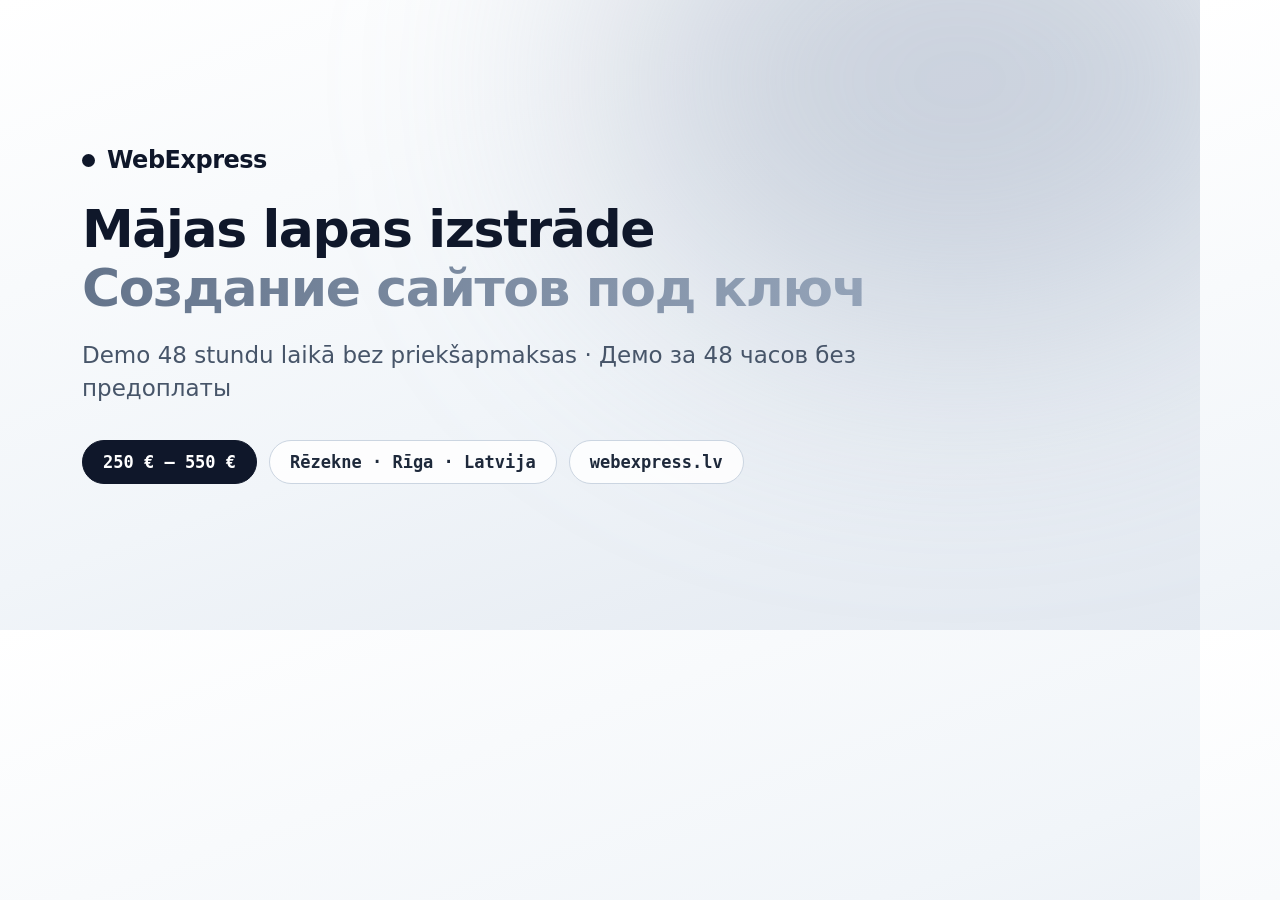
<file: _build/og_image.html>
<!DOCTYPE html>
<html lang="lv"><head><meta charset="UTF-8">
<style>
  * { margin: 0; padding: 0; box-sizing: border-box; }
  html {
    width: 1200px; height: 630px; overflow: hidden;
    background: linear-gradient(160deg, #FFFFFF 0%, #F1F5F9 55%, #E2E8F0 100%);
  }
  body {
    width: 1200px; height: 630px; overflow: hidden; background: transparent;
    font-family: 'DejaVu Sans', 'Liberation Sans', system-ui, sans-serif;
    color: #0F172A;
    display: flex; flex-direction: column; justify-content: center;
    padding: 0 82px; position: relative;
  }
  .glow {
    position: absolute; top: -180px; right: -120px; width: 720px; height: 520px;
    background: rgba(148, 163, 184, .45); border-radius: 50%; filter: blur(130px);
  }
  .inner { position: relative; z-index: 1; }
  .brand {
    display: inline-flex; align-items: center; gap: 12px;
    font-size: 24px; font-weight: 700; letter-spacing: -.5px; margin-bottom: 26px;
  }
  .dot { width: 13px; height: 13px; border-radius: 50%; background: #0F172A; }
  h1 {
    font-size: 52px; font-weight: 700; line-height: 1.12; letter-spacing: -1.4px;
    max-width: 1020px; margin-bottom: 22px;
  }
  h1 .muted {
    background: linear-gradient(95deg, #64748B, #94A3B8);
    -webkit-background-clip: text; -webkit-text-fill-color: transparent;
  }
  p { font-size: 23px; color: #475569; font-weight: 500; max-width: 900px; line-height: 1.45; }
  .row { display: flex; gap: 12px; margin-top: 34px; flex-wrap: wrap; }
  .chip {
    font-family: 'DejaVu Sans Mono', monospace; font-size: 17px; font-weight: 600;
    padding: 11px 20px; border-radius: 999px;
    background: rgba(255, 255, 255, .85); border: 1px solid #CBD5E1; color: #1E293B;
  }
  .chip.solid { background: #0F172A; border-color: #0F172A; color: #FFFFFF; }
</style></head>
<body>
  <div class="glow"></div>
  <div class="inner">
    <div class="brand"><span class="dot"></span>WebExpress</div>
    <h1>Mājas lapas izstrāde<br><span class="muted">Создание сайтов под ключ</span></h1>
    <p>Demo 48 stundu laikā bez priekšapmaksas · Демо за 48 часов без предоплаты</p>
    <div class="row">
      <span class="chip solid">250 € — 550 €</span>
      <span class="chip">Rēzekne · Rīga · Latvija</span>
      <span class="chip">webexpress.lv</span>
    </div>
  </div>
</body></html>
</file>
<file: phases/style.css>
/* PHASES — скелет. Только раскладка, без дизайна. Дизайн сажаем поверх. */
:root {
  --max: 1100px;
  --gap: 16px;
}

* { box-sizing: border-box; }

body {
  margin: 0;
  font-family: system-ui, sans-serif;
  line-height: 1.5;
}

header, footer, section { padding: 24px 16px; }
header, section > *, footer > * { max-width: var(--max); margin-left: auto; margin-right: auto; }

header { display: flex; flex-wrap: wrap; gap: var(--gap); align-items: center; }
header nav, footer nav { display: flex; flex-wrap: wrap; gap: var(--gap); }
.lang { display: flex; gap: 8px; }

.grid {
  display: grid;
  gap: var(--gap);
  grid-template-columns: repeat(auto-fill, minmax(240px, 1fr));
}

form { display: grid; gap: 12px; max-width: 520px; }
label { display: grid; gap: 4px; }

.btn { display: inline-block; padding: 8px 16px; border: 1px solid; }
</file>
